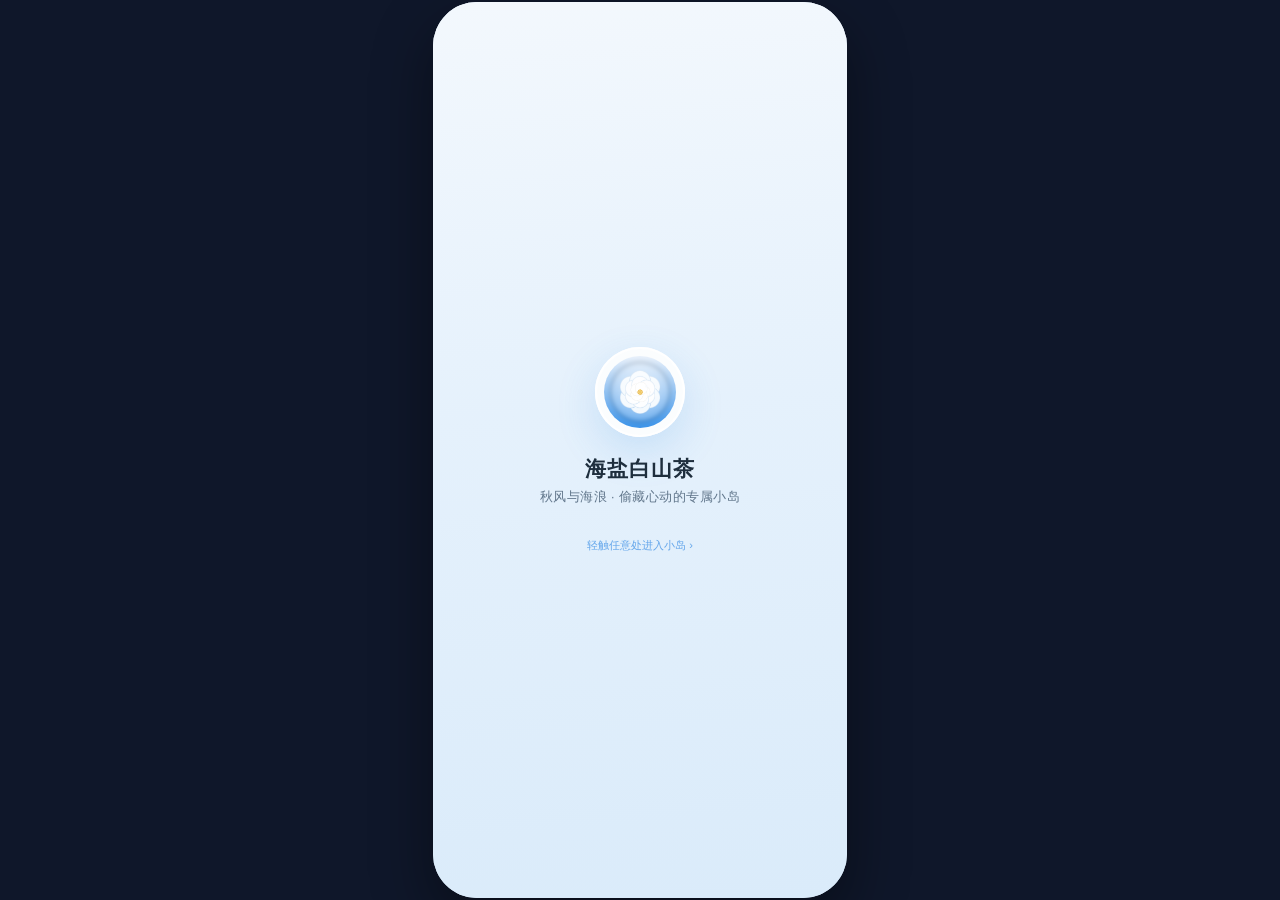
<file: index.html>
<!DOCTYPE html>
<html lang="zh-CN" data-theme="sea-salt">
<head>
  <meta charset="UTF-8">
  <meta name="viewport" content="width=device-width, initial-scale=1.0, maximum-scale=1.0, user-scalable=no, viewport-fit=cover">
  <title>海盐白山茶 · 浮岛与微风</title>
  <meta name="apple-mobile-web-app-capable" content="yes">
  <meta name="apple-mobile-web-app-status-bar-style" content="black-translucent">
  <style>
    /* ================= 主题色彩变量体系 ================= */
    :root {
      /* 1. 默认：海盐与月白 */
      --sea-bg: #eef6fc;
      --sea-gradient: linear-gradient(175deg, #f3f8fd 0%, #e5f1fc 45%, #daebfa 100%);
      --tide-radial: radial-gradient(ellipse at 50% 30%, rgba(190, 225, 255, 0.75) 0%, rgba(255, 255, 255, 0) 70%);
      --glass-bg: rgba(255, 255, 255, 0.75);
      --glass-border: rgba(255, 255, 255, 0.85);
      --glass-shadow: 0 10px 32px rgba(92, 133, 173, 0.08), 0 2px 8px rgba(92, 133, 173, 0.04);
      --glass-card: rgba(255, 255, 255, 0.65);
      --text-main: #1e2e3d;
      --text-sub: #62778c;
      --text-muted: #94a8bc;
      --accent-color: #3a8ee6;
      --accent-deep: #19436b;
      --accent-light: #e3effd;
      --note-bg: rgba(255, 253, 248, 0.75);
      --note-border: rgba(255, 248, 235, 0.9);
      --note-text: #5c4e3e;
      --note-sub: #9c8b78;
      --dock-bg: rgba(255, 255, 255, 0.75);
      --dock-border: rgba(255, 255, 255, 0.9);
      --safe-top: env(safe-area-inset-top, 20px);
      --safe-bottom: env(safe-area-inset-bottom, 20px);
      --icon-radius: 18px;
    }

    [data-theme="camellia"] {
      --sea-bg: #f5f6f8;
      --sea-gradient: linear-gradient(175deg, #ffffff 0%, #f3f4f7 50%, #e8eaef 100%);
      --tide-radial: radial-gradient(ellipse at 50% 30%, rgba(240, 242, 248, 0.9) 0%, rgba(255, 255, 255, 0) 70%);
      --glass-bg: rgba(255, 255, 255, 0.85);
      --glass-border: rgba(255, 255, 255, 0.95);
      --glass-shadow: 0 10px 32px rgba(100, 110, 125, 0.06);
      --glass-card: rgba(255, 255, 255, 0.78);
      --text-main: #24292f;
      --text-sub: #57606a;
      --text-muted: #8c959f;
      --accent-color: #54657e;
      --accent-deep: #222b38;
      --accent-light: #ebf0f7;
      --note-bg: rgba(255, 255, 255, 0.85);
      --note-border: rgba(230, 235, 242, 0.9);
      --note-text: #2f363d;
      --note-sub: #6a737d;
      --dock-bg: rgba(255, 255, 255, 0.85);
      --dock-border: rgba(255, 255, 255, 0.95);
    }

    [data-theme="latte"] {
      --sea-bg: #fbf7f2;
      --sea-gradient: linear-gradient(175deg, #fffaf5 0%, #f6eee3 50%, #ede1d1 100%);
      --tide-radial: radial-gradient(ellipse at 50% 30%, rgba(255, 235, 215, 0.65) 0%, rgba(255, 255, 255, 0) 70%);
      --glass-bg: rgba(255, 252, 248, 0.8);
      --glass-border: rgba(255, 255, 255, 0.9);
      --glass-shadow: 0 10px 32px rgba(145, 115, 80, 0.08);
      --glass-card: rgba(255, 251, 245, 0.75);
      --text-main: #3d2f23;
      --text-sub: #7a6652;
      --text-muted: #b09c87;
      --accent-color: #b87a44;
      --accent-deep: #6e4623;
      --accent-light: #faefe3;
      --note-bg: rgba(255, 248, 238, 0.85);
      --note-border: rgba(245, 230, 212, 0.95);
      --note-text: #4a3622;
      --note-sub: #8c7155;
      --dock-bg: rgba(255, 250, 244, 0.82);
      --dock-border: rgba(255, 255, 255, 0.95);
    }

    [data-theme="sunset"] {
      --sea-bg: #fdf3f4;
      --sea-gradient: linear-gradient(175deg, #fff5f6 0%, #fae6e9 45%, #f4d4da 100%);
      --tide-radial: radial-gradient(ellipse at 50% 30%, rgba(255, 210, 220, 0.7) 0%, rgba(255, 255, 255, 0) 70%);
      --glass-bg: rgba(255, 255, 255, 0.78);
      --glass-border: rgba(255, 255, 255, 0.9);
      --glass-shadow: 0 10px 32px rgba(185, 95, 115, 0.08);
      --glass-card: rgba(255, 255, 255, 0.7);
      --text-main: #3e2029;
      --text-sub: #8a5766;
      --text-muted: #bd8e9c;
      --accent-color: #e05d7a;
      --accent-deep: #7d263b;
      --accent-light: #fdeaf0;
      --note-bg: rgba(255, 250, 252, 0.85);
      --note-border: rgba(255, 232, 238, 0.95);
      --note-text: #4e2934;
      --note-sub: #9e6d7c;
      --dock-bg: rgba(255, 255, 255, 0.78);
      --dock-border: rgba(255, 255, 255, 0.95);
    }

    [data-theme="midnight"] {
      --sea-bg: #0c1424;
      --sea-gradient: linear-gradient(175deg, #101c33 0%, #0c1425 50%, #070c17 100%);
      --tide-radial: radial-gradient(ellipse at 50% 30%, rgba(40, 70, 120, 0.5) 0%, rgba(0, 0, 0, 0) 75%);
      --glass-bg: rgba(22, 34, 56, 0.7);
      --glass-border: rgba(60, 90, 140, 0.3);
      --glass-shadow: 0 12px 36px rgba(0, 0, 0, 0.35);
      --glass-card: rgba(24, 38, 64, 0.6);
      --text-main: #f0f4fc;
      --text-sub: #9cb1d1;
      --text-muted: #627798;
      --accent-color: #5ba2f4;
      --accent-deep: #bedbfe;
      --accent-light: rgba(56, 125, 220, 0.2);
      --note-bg: rgba(20, 32, 54, 0.8);
      --note-border: rgba(65, 95, 145, 0.35);
      --note-text: #e2ecfa;
      --note-sub: #8da4c4;
      --dock-bg: rgba(18, 28, 48, 0.8);
      --dock-border: rgba(65, 95, 145, 0.35);
    }

    * {
      box-sizing: border-box;
      margin: 0;
      padding: 0;
      -webkit-tap-highlight-color: transparent;
      user-select: none;
      transition: background 0.4s ease, color 0.4s ease, border-color 0.4s ease, box-shadow 0.4s ease;
    }

    html, body {
      margin: 0;
      padding: 0;
      width: 100%;
      height: 100%;
      height: 100dvh;
      background: var(--sea-bg);
      font-family: -apple-system, BlinkMacSystemFont, "SF Pro Rounded", "PingFang SC", "Hiragino Sans GB", "Microsoft YaHei", sans-serif;
      color: var(--text-main);
      overflow: hidden;
      -webkit-touch-callout: none !important;
      -webkit-user-select: none !important;
      user-select: none !important;
    }
    input, textarea {
      -webkit-user-select: text !important;
      user-select: text !important;
      -webkit-touch-callout: default !important;
    }
    @media (min-width: 650px) {
      body {
        background: #0f172a;
        display: flex;
        justify-content: center;
        align-items: center;
      }
    }

    .phone-container {
      width: 100%;
      max-width: 100%;
      height: 100%;
      height: 100dvh;
      max-height: 100dvh;
      background: var(--sea-gradient);
      position: relative;
      overflow: hidden;
      display: flex;
      flex-direction: column;
      box-shadow: none;
    }
    @media (min-width: 650px) {
      .phone-container {
        max-width: 414px;
        max-height: 896px;
        border-radius: 44px;
        box-shadow: 0 24px 60px rgba(0, 0, 0, 0.4);
      }
    }

    @media (max-width: 450px) {
      .phone-container {
        height: 100vh;
        max-height: 100vh;
        box-shadow: none;
      }
    }

    .tide-ambient {
      position: absolute;
      top: -20%;
      left: -20%;
      width: 140%;
      height: 70%;
      background: var(--tide-radial);
      animation: tideFloat 8s ease-in-out infinite alternate;
      pointer-events: none;
      z-index: 0;
    }

    @keyframes tideFloat {
      0% { transform: translateY(0) scale(1); opacity: 0.8; }
      100% { transform: translateY(20px) scale(1.05); opacity: 0.55; }
    }

    /* 顶栏 */
    .status-bar {
      padding: calc(var(--safe-top) + 8px) 20px 8px;
      display: flex;
      justify-content: space-between;
      align-items: center;
      font-size: 13px;
      font-weight: 600;
      color: var(--text-sub);
      position: relative;
      z-index: 10;
    }

    .top-actions {
      display: flex;
      align-items: center;
      gap: 8px;
    }

    .theme-chip {
      display: flex;
      align-items: center;
      gap: 5px;
      font-size: 12px;
      background: var(--glass-card);
      padding: 4px 10px;
      border-radius: 14px;
      backdrop-filter: blur(12px);
      -webkit-backdrop-filter: blur(12px);
      border: 1px solid var(--glass-border);
      color: var(--text-main);
      cursor: pointer;
    }
    .theme-chip:active { transform: scale(0.95); }

    /* 滑动分屏视口 (纯水平顺滑翻页，严格单屏贴合，彻底锁死纵向滚动) */
    .slider-viewport {
      flex: 1;
      width: 100%;
      overflow-x: auto;
      overflow-y: hidden !important;
      touch-action: pan-x;
      overscroll-behavior-y: none;
      scroll-snap-type: x mandatory;
      display: flex;
      scrollbar-width: none;
      position: relative;
      z-index: 1;
    }
    .slider-viewport::-webkit-scrollbar { display: none; }

    .page-pane {
      min-width: 100%;
      max-width: 100%;
      height: 100%;
      scroll-snap-align: start;
      overflow-y: hidden !important;
      touch-action: pan-x;
      overscroll-behavior-y: none;
      padding: 2px 18px calc(var(--safe-bottom) + 72px);
      scrollbar-width: none;
      box-sizing: border-box;
      display: flex;
      flex-direction: column;
    }
    .page-pane::-webkit-scrollbar { display: none; }

    /* 时间与问候 */
    .header-section {
      margin-top: 0px;
      margin-bottom: 8px;
    }
    .time-large {
      font-size: 36px;
      font-weight: 300;
      letter-spacing: -1px;
      color: var(--text-main);
      line-height: 1.05;
      margin-bottom: 1px;
    }
    .header-section .greeting-text {
      font-size: 11.5px;
    }
    .greeting-text {
      font-size: 13px;
      color: var(--text-sub);
      display: flex;
      align-items: center;
      gap: 6px;
    }
    .greeting-text .dot {
      width: 6px;
      height: 6px;
      background: var(--accent-color);
      border-radius: 50%;
      box-shadow: 0 0 8px var(--accent-color);
    }

    /* 灵感卡片网格 */
    .widget-grid {
      display: grid;
      grid-template-columns: 1fr 1fr;
      gap: 13px;
      margin-bottom: 20px;
    }

    .widget-card {
      background: var(--glass-card);
      border: 1px solid var(--glass-border);
      border-radius: 22px;
      padding: 16px;
      backdrop-filter: blur(24px) saturate(160%);
      -webkit-backdrop-filter: blur(24px) saturate(160%);
      box-shadow: var(--glass-shadow);
      position: relative;
      cursor: pointer;
    }
    .widget-card:active { transform: scale(0.97); }

    .days-card {
      display: flex;
      flex-direction: column;
      justify-content: space-between;
    }
    .card-label {
      font-size: 12px;
      color: var(--text-muted);
      font-weight: 500;
      display: flex;
      align-items: center;
      justify-content: space-between;
    }
    .days-number {
      font-size: 38px;
      font-weight: 700;
      color: var(--accent-deep);
      line-height: 1.1;
      margin: 8px 0 2px;
      letter-spacing: -0.5px;
    }
    .days-footer {
      font-size: 11px;
      color: var(--accent-color);
      font-weight: 500;
    }

    .note-card {
      display: flex;
      flex-direction: column;
      justify-content: space-between;
      background: var(--note-bg);
      border: 1px solid var(--note-border);
    }
    .note-text {
      font-size: 12px;
      line-height: 1.5;
      color: var(--note-text);
      margin: 8px 0;
      display: -webkit-box;
      -webkit-line-clamp: 3;
      -webkit-box-orient: vertical;
      overflow: hidden;
    }
    .note-author {
      font-size: 11px;
      color: var(--note-sub);
      text-align: right;
    }

    .banner-card {
      grid-column: span 2;
      display: flex;
      align-items: center;
      justify-content: space-between;
      padding: 15px 18px;
    }
    .banner-info {
      display: flex;
      flex-direction: column;
      gap: 3px;
    }
    .banner-title {
      font-size: 13.5px;
      font-weight: 600;
      color: var(--text-main);
    }
    .banner-subtitle {
      font-size: 11.5px;
      color: var(--text-sub);
    }
    .cat-avatar {
      width: 46px;
      height: 46px;
      background: var(--accent-light);
      border-radius: 50%;
      display: flex;
      align-items: center;
      justify-content: center;
      font-size: 22px;
      border: 2px solid var(--glass-border);
      box-shadow: 0 4px 12px rgba(0,0,0,0.06);
      animation: catBreathe 4s ease-in-out infinite;
    }
    @keyframes catBreathe {
      0%, 100% { transform: scale(1); }
      50% { transform: scale(1.06); }
    }

    /* ================= 新增：浪漫拍立得照片大组件 ================= */
    .polaroid-widget {
      grid-column: span 2;
      background: #ffffff;
      border-radius: 20px;
      padding: 12px 12px 16px;
      box-shadow: 0 14px 34px rgba(60, 90, 130, 0.12), 0 2px 6px rgba(0,0,0,0.04);
      position: relative;
      cursor: pointer;
      display: flex;
      flex-direction: column;
      align-items: center;
      transform: rotate(-0.8deg);
      border: 1px solid rgba(255, 255, 255, 0.9);
      margin-bottom: 20px;
    }
    .polaroid-widget:active { transform: rotate(0deg) scale(0.98); }
    
    .polaroid-pin {
      position: absolute;
      top: -10px;
      background: #fbf3d5;
      padding: 3px 14px;
      border-radius: 4px;
      font-size: 10px;
      color: #9c8052;
      box-shadow: 0 2px 6px rgba(0,0,0,0.08);
      letter-spacing: 1px;
    }

    .polaroid-photo-frame {
      width: 100%;
      height: 190px;
      border-radius: 12px;
      overflow: hidden;
      background: #f1f5f9;
      position: relative;
      display: flex;
      align-items: center;
      justify-content: center;
    }
    .polaroid-photo-img {
      width: 100%;
      height: 100%;
      object-fit: cover;
      display: none;
    }
    .polaroid-placeholder {
      display: flex;
      flex-direction: column;
      align-items: center;
      gap: 8px;
      color: #94a3b8;
      font-size: 12px;
      padding: 20px;
      text-align: center;
    }

    .polaroid-caption {
      margin-top: 10px;
      font-size: 13px;
      color: #475569;
      font-weight: 500;
      letter-spacing: 0.2px;
      display: flex;
      align-items: center;
      gap: 6px;
    }

    /* 应用网格 */
    .app-section-title {
      font-size: 12px;
      font-weight: 600;
      color: var(--text-muted);
      margin-bottom: 9px;
      padding-left: 4px;
      letter-spacing: 0.5px;
      display: flex;
      justify-content: space-between;
      align-items: center;
    }
    /* 第一页下半部分：左右分栏 (左侧票根 + 右侧 2×2 应用网格) */
    .p1-bottom-split-row {
      display: grid;
      grid-template-columns: 1.05fr 0.95fr;
      gap: 10px;
      align-items: stretch;
      margin-top: 8px;
      margin-bottom: 0;
      flex-shrink: 0;
    }

    /* 左侧：竖版法式复古电影票根 (完整保留票根设计，内部按比例均匀舒展) */
    .ticket-stub-vertical-widget {
      position: relative;
      background: var(--glass-card);
      border: 1px solid var(--glass-border);
      border-radius: 18px;
      backdrop-filter: blur(25px);
      -webkit-backdrop-filter: blur(25px);
      box-shadow: 0 8px 24px rgba(58, 142, 230, 0.08);
      overflow: hidden;
      cursor: pointer;
      transition: all 0.25s ease;
      display: flex;
      flex-direction: column;
      justify-content: space-between;
      padding: 10px 11px 9px;
      box-sizing: border-box;
    }
    .ticket-stub-vertical-widget:active {
      transform: scale(0.98);
    }
    /* 票根上部：周历条紧凑版 */
    .ticket-v-week-row {
      display: flex;
      align-items: center;
      justify-content: space-between;
      padding-bottom: 6px;
      border-bottom: 1px dashed rgba(58, 142, 230, 0.22);
      margin-bottom: 6px;
      flex-shrink: 0;
    }
    .ticket-v-week-row .week-day-pill {
      display: flex;
      flex-direction: column;
      align-items: center;
      gap: 1px;
    }
    .ticket-v-week-row .week-day-name {
      font-size: 8px;
      font-weight: 600;
      color: var(--text-sub);
      text-transform: uppercase;
    }
    .ticket-v-week-row .week-day-num {
      width: 17px;
      height: 17px;
      display: flex;
      align-items: center;
      justify-content: center;
      border-radius: 50%;
      font-size: 9.5px;
      font-weight: 600;
      color: var(--text-main);
    }
    .ticket-v-week-row .week-day-pill.is-today .week-day-num {
      background: var(--accent-color);
      color: #ffffff;
      box-shadow: 0 2px 6px rgba(58, 142, 230, 0.45);
      font-weight: 700;
    }

    /* 票根内容主区：纵向拉满，使各层级自然舒展，彻底消除底部空档 */
    .ticket-v-body-fill {
      flex: 1;
      display: flex;
      flex-direction: column;
      justify-content: space-between;
      min-height: 0;
    }

    /* 票根中部：天数核心刻度 + 专属标签 */
    .ticket-v-days-section {
      display: flex;
      align-items: baseline;
      justify-content: space-between;
      margin-bottom: 2px;
      flex-shrink: 0;
    }
    .ticket-v-days-num {
      font-size: 26px;
      font-weight: 800;
      color: var(--accent-deep);
      line-height: 1;
      letter-spacing: -0.5px;
    }
    .ticket-v-days-unit {
      font-size: 11px;
      font-weight: 700;
      margin-left: 2px;
      color: var(--accent-color);
    }
    .ticket-v-tag-badge {
      font-size: 9px;
      font-weight: 700;
      color: var(--accent-deep);
      background: var(--accent-light);
      padding: 1px 6px;
      border-radius: 5px;
      letter-spacing: 0.3px;
    }

    /* 票根副券虚线与左右圆切口 */
    .ticket-v-cut-divider {
      position: relative;
      margin: 6px -11px 6px;
      border-top: 1px dashed rgba(58, 142, 230, 0.28);
      flex-shrink: 0;
    }
    .ticket-v-cut-divider::before,
    .ticket-v-cut-divider::after {
      content: '';
      position: absolute;
      top: -5px;
      width: 10px;
      height: 10px;
      border-radius: 50%;
      background: var(--sea-bg);
      z-index: 2;
    }
    .ticket-v-cut-divider::before { left: -5px; border-right: 1px solid var(--glass-border); }
    .ticket-v-cut-divider::after { right: -5px; border-left: 1px solid var(--glass-border); }

    /* 票根下部：头等舱、心动台词与条形码 (均匀舒展) */
    .ticket-v-main-info {
      flex: 1;
      display: flex;
      flex-direction: column;
      justify-content: space-between;
      min-height: 0;
    }
    .ticket-v-title-row {
      display: flex;
      align-items: center;
      justify-content: space-between;
      font-size: 9.5px;
      font-weight: 700;
      color: var(--text-main);
      flex-shrink: 0;
    }
    .ticket-v-quote {
      font-size: 9.5px;
      color: var(--text-sub);
      line-height: 1.4;
      font-style: italic;
      display: -webkit-box;
      -webkit-line-clamp: 2;
      -webkit-box-orient: vertical;
      overflow: hidden;
      margin: 2px 0 3px;
      flex-shrink: 0;
    }
    .ticket-v-barcode-svg {
      width: 100%;
      height: 19px;
      opacity: 0.72;
      margin: 2px 0;
      flex-shrink: 0;
    }
    .ticket-v-footer-meta {
      display: flex;
      align-items: center;
      justify-content: space-between;
      font-size: 8.5px;
      color: var(--accent-color);
      font-weight: 600;
      margin-top: 1px;
      flex-shrink: 0;
    }

    /* 右侧：2×2 原生方形应用图标网格 (全右边，无长条卡片) */
    .p1-apps-quad-wrap {
      display: flex;
      flex-direction: column;
      justify-content: center;
    }
    .apps-grid {
      display: grid;
      grid-template-columns: repeat(4, 1fr);
      gap: 14px 10px;
      margin-bottom: 0;
    }
    /* 第一页右侧 2×2 网格 */
    #page-1-apps-grid {
      display: grid;
      grid-template-columns: repeat(2, 1fr) !important;
      gap: 10px 8px !important;
      margin-bottom: 0 !important;
      padding: 0 !important;
    }
    #page-1-apps-grid .app-item {
      display: flex;
      flex-direction: column;
      align-items: center;
      gap: 5px;
      cursor: pointer;
      position: relative;
      background: transparent !important;
      border: none !important;
      box-shadow: none !important;
      padding: 0 !important;
      backdrop-filter: none !important;
      -webkit-backdrop-filter: none !important;
    }
    #page-1-apps-grid .app-icon-wrap {
      width: 54px;
      height: 54px;
      border-radius: var(--icon-radius);
      display: flex;
      align-items: center;
      justify-content: center;
      background: var(--glass-card);
      border: 1px solid var(--glass-border);
      box-shadow: var(--glass-shadow);
      backdrop-filter: blur(16px);
      -webkit-backdrop-filter: blur(16px);
      position: relative;
      transition: transform 0.15s ease;
    }
    #page-1-apps-grid .app-item:active .app-icon-wrap {
      transform: scale(0.92);
    }
    #page-1-apps-grid .app-icon-wrap svg {
      width: 25px !important;
      height: 25px !important;
      stroke: var(--accent-deep);
    }
    #page-1-apps-grid .app-icon-custom-img {
      width: 100% !important;
      height: 100% !important;
      object-fit: cover;
      border-radius: var(--icon-radius);
    }
    #page-1-apps-grid .app-name {
      font-size: 11px;
      font-weight: 500;
      color: var(--text-main);
      text-align: center;
      letter-spacing: 0.2px;
      max-width: 68px;
      white-space: nowrap;
      overflow: hidden;
      text-overflow: ellipsis;
    }

    .app-item {
      display: flex;
      flex-direction: column;
      align-items: center;
      gap: 7px;
      cursor: pointer;
      position: relative;
    }
    .app-item:active .app-icon-wrap { transform: scale(0.92); }

    .empty-slot-wrap {
      width: 60px;
      height: 60px;
      border-radius: var(--icon-radius);
      display: flex;
      align-items: center;
      justify-content: center;
      background: transparent;
      border: 1px dashed transparent;
      transition: all 0.3s ease;
    }
    body.is-editing .empty-slot-wrap {
      border-color: rgba(58, 142, 230, 0.25);
      background: rgba(255, 255, 255, 0.2);
    }
    body.is-editing .empty-slot-wrap::after {
      content: '＋';
      font-size: 13px;
      color: var(--accent-color);
      opacity: 0.45;
    }

    /* ================= 真实 iOS 手指跟手拖拽与悬浮镜像样式 (你部署第一版 1:1 纯正复刻) ================= */
    .app-item {
      user-select: none;
      -webkit-user-select: none;
      touch-action: pan-y;
      position: relative;
    }

    /* 原位置占位留守状态 (Ghost) */
    .app-item.is-ghost-origin {
      opacity: 0.22 !important;
      transform: scale(0.88) !important;
      filter: grayscale(70%);
      transition: all 0.2s cubic-bezier(0.16, 1, 0.3, 1);
    }

    /* 手指拖拽中的全屏幕悬浮克隆体 (跟随手指，质感满满) */
    .touch-drag-avatar {
      position: fixed;
      z-index: 999999;
      pointer-events: none;
      display: flex;
      flex-direction: column;
      align-items: center;
      gap: 7px;
      transform: translate3d(-50%, -50%, 0) scale(1.18);
      filter: drop-shadow(0 16px 32px rgba(30, 80, 160, 0.26));
      transition: transform 0.1s ease-out;
      will-change: transform, left, top;
    }
    .touch-drag-avatar .app-icon-wrap {
      box-shadow: 0 12px 28px rgba(30, 80, 160, 0.28);
    }
    .touch-drag-avatar .app-name,
    .touch-drag-avatar .empty-slot-name {
      font-size: 11px;
      color: var(--text-main);
      font-weight: 600;
      background: var(--glass-card);
      padding: 1px 8px;
      border-radius: 8px;
      backdrop-filter: blur(12px);
      -webkit-backdrop-filter: blur(12px);
    }



    .app-icon-wrap {
      width: 60px;
      height: 60px;
      border-radius: var(--icon-radius);
      display: flex;
      align-items: center;
      justify-content: center;
      background: var(--glass-card);
      border: 1px solid var(--glass-border);
      box-shadow: var(--glass-shadow);
      backdrop-filter: blur(16px);
      -webkit-backdrop-filter: blur(16px);
      position: relative;
      overflow: hidden;
    }
    .app-icon-custom-img {
      width: 100%;
      height: 100%;
      object-fit: cover;
    }
    
    .app-icon-svg {
      width: 28px;
      height: 28px;
      fill: none;
      stroke: var(--accent-color);
      stroke-width: 1.85;
      stroke-linecap: round;
      stroke-linejoin: round;
    }

    .app-name {
      font-size: 11px;
      color: var(--text-main);
      font-weight: 500;
      text-align: center;
      letter-spacing: -0.2px;
    }
    .badge-dot {
      position: absolute;
      top: 2px;
      right: 2px;
      width: 9px;
      height: 9px;
      background: #ff5e7e;
      border: 2px solid #fff;
      border-radius: 50%;
    }

    /* 第二页小组件 */
    .fun-widget-row {
      display: flex;
      gap: 12px;
      margin-bottom: 18px;
    }
    .fun-pill-card {
      flex: 1;
      background: var(--glass-card);
      border: 1px solid var(--glass-border);
      border-radius: 20px;
      padding: 14px;
      backdrop-filter: blur(20px);
      -webkit-backdrop-filter: blur(20px);
      cursor: pointer;
    }
    .fun-pill-card:active { transform: scale(0.96); }

    .pill-title {
      font-size: 13px;
      font-weight: 600;
      color: var(--text-main);
      display: flex;
      align-items: center;
      gap: 6px;
      margin-bottom: 4px;
    }
    .pill-sub {
      font-size: 11.5px;
      color: var(--text-sub);
      line-height: 1.4;
    }

    /* 分页圆点 */
    .page-dots-wrap {
      position: absolute;
      bottom: calc(max(10px, env(safe-area-inset-bottom, 10px)) + 66px);
      left: 0;
      right: 0;
      display: flex;
      justify-content: center;
      gap: 6px;
      z-index: 90;
    }
    .page-dot {
      width: 6px;
      height: 6px;
      border-radius: 3px;
      background: var(--text-muted);
      opacity: 0.4;
      transition: all 0.3s ease;
      cursor: pointer;
    }
    .page-dot.active {
      width: 18px;
      background: var(--accent-color);
      opacity: 0.9;
    }

    /* 底部 Dock 栏 */
    .dock-wrapper {
      position: absolute;
      bottom: max(10px, env(safe-area-inset-bottom, 10px));
      left: 14px;
      right: 14px;
      z-index: 100;
    }
    .dock-bar {
      background: var(--dock-bg);
      border: 1px solid var(--dock-border);
      backdrop-filter: blur(30px) saturate(180%);
      -webkit-backdrop-filter: blur(30px) saturate(180%);
      border-radius: 28px;
      padding: 10px 16px;
      display: flex;
      justify-content: space-around;
      align-items: center;
      box-shadow: 0 16px 40px rgba(0, 0, 0, 0.08);
    }
    .dock-item {
      display: flex;
      flex-direction: column;
      align-items: center;
      cursor: pointer;
    }
    .dock-item:active { transform: scale(0.88); }
    .dock-icon {
      width: 48px;
      height: 48px;
      border-radius: 14px;
      display: flex;
      align-items: center;
      justify-content: center;
      background: var(--glass-card);
      border: 1px solid var(--glass-border);
    }

    /* 弹窗抽屉 */
    .sheet-modal {
      position: absolute;
      inset: 0;
      background: rgba(10, 20, 35, 0.45);
      backdrop-filter: blur(8px);
      -webkit-backdrop-filter: blur(8px);
      z-index: 9999;
      display: flex;
      flex-direction: column;
      justify-content: flex-end;
      opacity: 0;
      pointer-events: none;
      transition: opacity 0.3s ease;
    }
    .sheet-modal.open {
      opacity: 1;
      pointer-events: auto;
    }
    .sheet-content {
      background: var(--glass-bg);
      border-top: 1px solid var(--glass-border);
      border-radius: 28px 28px 0 0;
      padding: 22px 20px calc(var(--safe-bottom) + 24px);
      max-height: 86vh;
      overflow-y: auto;
      transform: translateY(100%);
      transition: transform 0.35s cubic-bezier(0.16, 1, 0.3, 1);
      box-shadow: 0 -12px 40px rgba(0, 0, 0, 0.15);
      backdrop-filter: blur(28px);
      -webkit-backdrop-filter: blur(28px);
    }
    .sheet-modal.open .sheet-content { transform: translateY(0); }
    .sheet-handle {
      width: 40px;
      height: 4px;
      background: var(--text-muted);
      opacity: 0.4;
      border-radius: 2px;
      margin: 0 auto 16px;
    }
    .sheet-title {
      font-size: 18px;
      font-weight: 700;
      color: var(--text-main);
      margin-bottom: 4px;
      display: flex;
      align-items: center;
      justify-content: space-between;
    }
    .sheet-subtitle {
      font-size: 12px;
      color: var(--text-sub);
      margin-bottom: 18px;
    }
    .close-btn {
      background: var(--accent-light);
      border: none;
      padding: 6px 14px;
      border-radius: 16px;
      font-size: 12px;
      font-weight: 600;
      color: var(--accent-color);
      cursor: pointer;
    }

    /* 设置表单 */
    .settings-section-title {
      font-size: 13px;
      font-weight: 700;
      color: var(--accent-deep);
      margin: 16px 0 8px;
      display: flex;
      align-items: center;
      gap: 6px;
    }
    .settings-card {
      background: var(--glass-card);
      border: 1px solid var(--glass-border);
      border-radius: 16px;
      padding: 14px;
      display: flex;
      flex-direction: column;
      gap: 12px;
    }
    .form-row {
      display: flex;
      flex-direction: column;
      gap: 5px;
    }
    .form-label {
      font-size: 11.5px;
      font-weight: 600;
      color: var(--text-sub);
    }
    .form-input {
      background: rgba(255, 255, 255, 0.75);
      border: 1px solid var(--glass-border);
      border-radius: 10px;
      padding: 9px 12px;
      font-size: 13px;
      color: var(--text-main);
      outline: none;
      font-family: inherit;
    }
    .form-input:focus {
      border-color: var(--accent-color);
      background: #ffffff;
    }
    .settings-save-btn {
      background: var(--accent-color);
      color: #ffffff;
      border: none;
      padding: 12px;
      border-radius: 14px;
      font-size: 14px;
      font-weight: 600;
      margin-top: 14px;
      cursor: pointer;
      box-shadow: 0 4px 14px rgba(58, 142, 230, 0.3);
    }
    .settings-save-btn:active { transform: scale(0.98); }

    /* 图标风格选项 */
    .icon-style-grid {
      display: grid;
      grid-template-columns: repeat(3, 1fr);
      gap: 8px;
    }
    .icon-style-btn {
      background: rgba(255, 255, 255, 0.7);
      border: 1px solid var(--glass-border);
      border-radius: 12px;
      padding: 8px 4px;
      font-size: 12px;
      font-weight: 500;
      color: var(--text-main);
      text-align: center;
      cursor: pointer;
    }
    .icon-style-btn.active {
      border-color: var(--accent-color);
      background: var(--accent-light);
      color: var(--accent-color);
      font-weight: 600;
    }

    /* 主题网格 */
    .theme-picker-grid {
      display: grid;
      grid-template-columns: 1fr;
      gap: 10px;
    }
    .theme-option {
      background: var(--glass-card);
      border: 1px solid var(--glass-border);
      border-radius: 16px;
      padding: 12px 14px;
      display: flex;
      align-items: center;
      justify-content: space-between;
      cursor: pointer;
    }
    .theme-option.active {
      border: 2px solid var(--accent-color);
      background: var(--accent-light);
    }
    .theme-left { display: flex; align-items: center; gap: 12px; }
    .theme-dots { display: flex; gap: 4px; }
    .theme-dot {
      width: 14px;
      height: 14px;
      border-radius: 50%;
      border: 1px solid rgba(255,255,255,0.8);
    }
    .theme-name { font-size: 14px; font-weight: 600; color: var(--text-main); }
    .theme-desc { font-size: 11.5px; color: var(--text-sub); margin-top: 2px; }

    .memo-list { display: flex; flex-direction: column; gap: 11px; }
    .memo-item {
      background: var(--glass-card);
      border: 1px solid var(--glass-border);
      border-radius: 16px;
      padding: 13px 15px;
    }
    .memo-item-title {
      font-size: 13px;
      font-weight: 600;
      color: var(--accent-deep);
      margin-bottom: 4px;
      display: flex;
      justify-content: space-between;
    }
    .memo-item-body { font-size: 12.5px; color: var(--text-main); line-height: 1.5; }
  
    /* ================= 专属法式复古邮票孔大组件 (相纸版 · 正方形 + 双头像) ================= */
    .stamp-independent-card {
      position: relative;
      margin-bottom: 12px;
    }

    /* 上半：拍立得相纸（大画幅照片卡 + 真实撕齿纸边） */
    .stamp-polaroid-card {
      position: relative;
      background: linear-gradient(165deg, #fdfefe 0%, #f5f8fb 55%, #eef4fb 100%);
      border-radius: 16px 16px 0 0;
      padding: 10px 10px 14px;
      cursor: pointer;
      box-shadow: 0 10px 26px rgba(58, 142, 230, 0.08), 0 2px 6px rgba(0,0,0,0.03);
      border: 1px solid rgba(255, 255, 255, 0.95);
      border-bottom: none;
      /* 底部撕齿 */
      clip-path: polygon(
        0% 0%, 100% 0%,
        100% calc(100% - 4px),
        97.5% 100%, 95% calc(100% - 4px),
        92.5% 100%, 90% calc(100% - 4px),
        87.5% 100%, 85% calc(100% - 4px),
        82.5% 100%, 80% calc(100% - 4px),
        77.5% 100%, 75% calc(100% - 4px),
        72.5% 100%, 70% calc(100% - 4px),
        67.5% 100%, 65% calc(100% - 4px),
        62.5% 100%, 60% calc(100% - 4px),
        57.5% 100%, 55% calc(100% - 4px),
        52.5% 100%, 50% calc(100% - 4px),
        47.5% 100%, 45% calc(100% - 4px),
        42.5% 100%, 40% calc(100% - 4px),
        37.5% 100%, 35% calc(100% - 4px),
        32.5% 100%, 30% calc(100% - 4px),
        27.5% 100%, 25% calc(100% - 4px),
        22.5% 100%, 20% calc(100% - 4px),
        17.5% 100%, 15% calc(100% - 4px),
        12.5% 100%, 10% calc(100% - 4px),
        7.5% 100%, 5% calc(100% - 4px),
        2.5% 100%, 0% calc(100% - 4px),
        0% 100%
      );
      display: flex;
      flex-direction: column;
      align-items: center;
    }
    .stamp-polaroid-card:active { filter: brightness(0.99); }

    /* 大画幅相片位：横向撑满相纸，四边羽化成雾 —— 上缘融进纸面、下缘融进白卡，不留硬直边 */
    .stamp-polaroid-photo {
      width: 100%;
      height: 150px;
      border-radius: 12px;
      overflow: hidden;
      position: relative;
      background: none;
      box-shadow: none;
      flex-shrink: 0;
      -webkit-mask-image:
        linear-gradient(to bottom, transparent 0%, rgba(0,0,0,0.35) 11%, #000 26%, #000 64%, rgba(0,0,0,0.5) 82%, transparent 100%),
        linear-gradient(to right, transparent 0%, rgba(0,0,0,0.4) 7%, #000 16%, #000 84%, rgba(0,0,0,0.4) 93%, transparent 100%);
      -webkit-mask-composite: source-in;
      mask-image:
        linear-gradient(to bottom, transparent 0%, rgba(0,0,0,0.35) 11%, #000 26%, #000 64%, rgba(0,0,0,0.5) 82%, transparent 100%),
        linear-gradient(to right, transparent 0%, rgba(0,0,0,0.4) 7%, #000 16%, #000 84%, rgba(0,0,0,0.4) 93%, transparent 100%);
      mask-composite: intersect;
      -webkit-mask-repeat: no-repeat;
      mask-repeat: no-repeat;
      -webkit-mask-size: 100% 100%;
      mask-size: 100% 100%;
    }
    /* 一层极淡的雾底：空图时托住画面，有图时只留一点点光晕 */
    .stamp-polaroid-photo::before {
      content: '';
      position: absolute;
      inset: -8% -4%;
      pointer-events: none;
      transition: opacity 0.55s ease;
      background:
        radial-gradient(56% 60% at 50% 44%, rgba(126, 176, 228, 0.22) 0%, rgba(126, 176, 228, 0.10) 48%, rgba(126, 176, 228, 0.03) 74%, transparent 90%),
        radial-gradient(42% 44% at 24% 28%, rgba(255, 255, 255, 0.6) 0%, transparent 72%),
        radial-gradient(38% 46% at 78% 68%, rgba(200, 226, 250, 0.45) 0%, transparent 74%);
    }
    .stamp-polaroid-card.has-photo .stamp-polaroid-photo::before {
      opacity: 0.28;
      background: radial-gradient(62% 72% at 50% 60%, rgba(255, 255, 255, 0.34) 0%, transparent 78%);
    }
    .stamp-polaroid-photo img {
      width: 100%;
      height: 100%;
      object-fit: cover;
      display: block;
      transition: transform 0.5s cubic-bezier(0.16, 1, 0.3, 1);
    }
    .stamp-polaroid-card:active .stamp-polaroid-photo img { transform: scale(1.03); }
    /* 待换图占位 (轻、柔、不抢戏) */
    .stamp-photo-empty-hint {
      position: absolute;
      inset: 0;
      display: flex;
      flex-direction: column;
      align-items: center;
      justify-content: center;
      gap: 6px;
      pointer-events: none;
      color: rgba(58, 142, 230, 0.42);
    }
    .stamp-photo-empty-hint svg {
      width: 19px; height: 19px;
      stroke: rgba(88, 132, 178, 0.34);
      stroke-width: 1.4;
      fill: none;
    }
    .stamp-photo-empty-hint span {
      font-size: 9px;
      font-weight: 500;
      letter-spacing: 1.6px;
      color: rgba(96, 130, 165, 0.6);
    }
    .stamp-polaroid-card.has-photo .stamp-photo-empty-hint { display: none; }

    /* 相纸底部两行小字 + 点线 */
    .stamp-polaroid-meta {
      width: 100%;
      margin-top: 8px;
      display: flex;
      flex-direction: column;
      gap: 3px;
    }
    .stamp-polaroid-row {
      display: flex;
      align-items: baseline;
      justify-content: space-between;
      font-size: 9.5px;
      color: var(--text-sub);
      letter-spacing: 0.3px;
    }
    .stamp-polaroid-row span:first-child { font-weight: 600; color: var(--text-main); }
    .stamp-polaroid-row span:last-child { font-weight: 500; }
    .stamp-polaroid-divider {
      width: 100%;
      border-top: 1px dotted rgba(58, 142, 230, 0.3);
      margin: 4px 0 2px;
    }
    /* 底部一行小星装饰 */
    .stamp-polaroid-sparkle {
      display: flex;
      justify-content: center;
      gap: 8px;
      font-size: 8.5px;
      color: rgba(58, 142, 230, 0.42);
      letter-spacing: 1.5px;
      margin-top: 1px;
    }

    /* 下半：信息白卡（与照片卡有意重叠，让头像骑在接缝上） */
    .stamp-info-card {
      position: relative;
      background: rgba(255, 255, 255, 0.88);
      backdrop-filter: blur(25px) saturate(180%);
      -webkit-backdrop-filter: blur(25px) saturate(180%);
      border-radius: 20px;
      padding: 0 16px 10px;
      margin-top: -26px;
      box-shadow: 0 10px 32px rgba(58, 142, 230, 0.08), 0 2px 8px rgba(0,0,0,0.03);
      border: 1px solid rgba(255, 255, 255, 0.95);
      display: flex;
      flex-direction: column;
      align-items: center;
      transition: all 0.3s cubic-bezier(0.16, 1, 0.3, 1);
      /* 模拟精致法式明信片打孔虚线 */
      outline: 1.5px dashed rgba(58, 142, 230, 0.28);
      outline-offset: -5px;
    }

    /* 优雅邮票齿轮锯齿阴影装饰点 (挂在信息卡上，正好落在头部缝位) */
    .stamp-info-card::before {
      content: '';
      position: absolute;
      top: 26px;
      left: -6px;
      width: 12px;
      height: 12px;
      border-radius: 50%;
      background: var(--sea-bg);
      box-shadow: inset -2px 0 4px rgba(0,0,0,0.06);
      z-index: 4;
    }
    .stamp-info-card::after {
      content: '';
      position: absolute;
      top: 26px;
      right: -6px;
      width: 12px;
      height: 12px;
      border-radius: 50%;
      background: var(--sea-bg);
      box-shadow: inset 2px 0 4px rgba(0,0,0,0.06);
      z-index: 4;
    }

    /* 越界头像区：双圆头像亲密叠合 + 左右错落对话气泡 (海盐 / 白山茶) */
    .stamp-duo-zone {
      position: relative;
      z-index: 3;
      width: 100%;
      display: flex;
      justify-content: center;
      align-items: center;
      margin-top: -28px;
      margin-bottom: 2px;
      padding: 4px 0;
    }
    .stamp-duo-row {
      display: inline-flex;
      align-items: center;
      position: relative;
      filter: drop-shadow(0 6px 14px rgba(58, 142, 230, 0.22));
    }
    /* 两个圆头像：只叠一点点，各带一圈干净描边，彼此分得清清楚楚 */
    .stamp-duo-row .stamp-round-avatar-wrap {
      width: 58px;
      height: 58px;
      border-radius: 50%;
      position: relative;
      background: linear-gradient(145deg, #ffffff, #e3effd);
      box-shadow:
        0 0 0 1.8px rgba(255, 255, 255, 0.99),
        0 0 0 3.2px rgba(58, 142, 230, 0.20),
        0 3px 9px rgba(58, 142, 230, 0.16),
        inset 0 0 0 2px rgba(255, 255, 255, 0.98);
      cursor: pointer;
      display: flex;
      align-items: center;
      justify-content: center;
      overflow: hidden;
      flex-shrink: 0;
      transition: transform 0.2s ease;
    }
    .stamp-avatar-left {
      z-index: 1;
    }
    .stamp-avatar-right {
      z-index: 2;
      margin-left: -8px;
    }
    .stamp-round-avatar-wrap:active {
      transform: scale(0.92);
    }
    .stamp-round-img {
      width: 100%;
      height: 100%;
      object-fit: cover;
      display: block;
    }

    /* 对话气泡（一左一右，一上一下），支持点击自由手写，限5字 */
    .stamp-bubble {
      position: absolute;
      background: rgba(255, 255, 255, 0.94);
      backdrop-filter: blur(14px);
      -webkit-backdrop-filter: blur(14px);
      border: 1px solid rgba(58, 142, 230, 0.22);
      border-radius: 14px;
      padding: 4px 9px;
      font-size: 10.5px;
      font-weight: 700;
      color: var(--accent-deep);
      box-shadow: 0 4px 12px rgba(58, 142, 230, 0.12);
      cursor: pointer;
      max-width: 80px;
      white-space: nowrap;
      overflow: hidden;
      text-overflow: ellipsis;
      letter-spacing: 0.4px;
      transition: all 0.2s ease;
      line-height: 1.25;
    }
    .stamp-bubble:active { transform: scale(0.92); }
    /* 左气泡：海盐 (偏左上方，小尾巴指向左头像) */
    .stamp-bubble-left {
      top: -4px;
      left: calc(50% - 94px);
    }
    .stamp-bubble-left::after {
      content: '';
      position: absolute;
      bottom: -4px;
      right: 12px;
      width: 7px;
      height: 7px;
      background: inherit;
      border-right: 1px solid rgba(58, 142, 230, 0.22);
      border-bottom: 1px solid rgba(58, 142, 230, 0.22);
      transform: rotate(45deg);
      border-bottom-right-radius: 2px;
    }
    /* 右气泡：白山茶 (偏右下方，小尾巴指向右头像) */
    .stamp-bubble-right {
      top: 26px;
      left: calc(50% + 48px);
    }
    .stamp-bubble-right::after {
      content: '';
      position: absolute;
      top: -4px;
      left: 12px;
      width: 7px;
      height: 7px;
      background: inherit;
      border-left: 1px solid rgba(58, 142, 230, 0.22);
      border-top: 1px solid rgba(58, 142, 230, 0.22);
      transform: rotate(45deg);
      border-top-left-radius: 2px;
    }

    /* 下方：浪漫手写微语 (居中排版，专注纯粹手写温情) */
    .stamp-content-col {
      display: flex;
      flex-direction: column;
      align-items: center;
      text-align: center;
      justify-content: center;
      cursor: pointer;
      padding: 0 6px;
      width: 100%;
    }
    /* 邮票卡里的署名行：姓名 + ID 签 */
    .stamp-sign-name {
      font-size: 17px;
      font-weight: 800;
      color: var(--text-main);
      letter-spacing: 0.3px;
      margin-top: 5px;
      line-height: 1.15;
    }
    .stamp-sign-meta {
      font-size: 10.5px;
      color: var(--accent-color);
      font-weight: 600;
      letter-spacing: 0.6px;
      margin-top: 1px;
      margin-bottom: 6px;
    }
    /* 未填名字时，仅一个安静的 @ 号 */
    .stamp-sign-name.is-empty {
      color: rgba(100, 116, 139, 0.38);
      font-weight: 600;
    }
    .stamp-postmark-tag {
      display: inline-flex;
      align-items: center;
      gap: 4px;
      font-size: 9.5px;
      font-weight: 700;
      color: var(--accent-deep);
      background: var(--accent-light);
      padding: 2px 7px;
      border-radius: 6px;
      letter-spacing: 0.5px;
      margin-bottom: 3px;
    }
    .stamp-quote-headline {
      font-size: 13.5px;
      font-weight: 700;
      color: var(--text-main);
      margin-bottom: 2px;
      letter-spacing: 0.1px;
    }
    .stamp-quote-message {
      font-size: 11.5px;
      color: var(--text-sub);
      line-height: 1.4;
      display: -webkit-box;
      -webkit-line-clamp: 2;
      -webkit-box-orient: vertical;
      overflow: hidden;
      font-style: italic;
      max-width: 252px;
    }
    .stamp-quote-sign {
      display: flex;
      align-items: center;
      justify-content: center;
      gap: 10px;
      margin-top: 4px;
      font-size: 10px;
      color: var(--accent-color);
      font-weight: 600;
    }

    /* 独立复古单体恋爱小组件 (可随意拖动换位) */
    .standalone-days-widget {
      background: var(--glass-card);
      border: 1px solid var(--glass-border);
      border-radius: 20px;
      padding: 12px 18px;
      display: flex;
      align-items: center;
      justify-content: space-between;
      backdrop-filter: blur(25px);
      -webkit-backdrop-filter: blur(25px);
      box-shadow: 0 4px 18px rgba(0, 0, 0, 0.03);
      cursor: pointer;
      margin-bottom: 12px;
      transition: all 0.25s ease;
    }
    .standalone-days-widget:active {
      transform: scale(0.98);
    }
    .days-pill-badge {
      font-size: 10.5px;
      font-weight: 700;
      color: var(--accent-deep);
      background: var(--accent-light);
      padding: 2px 8px;
      border-radius: 8px;
    }

    /* 编辑模式下大组件悬浮感与调位 */
    .reorderable-block.dragging-block {
      opacity: 0.45;
      transform: scale(0.96);
    }
    .reorderable-block.drag-over-block {
      outline: 2px dashed var(--accent-color);
      border-radius: 22px;
    }


    /* ================= 专属白山茶黑胶大组件 (你定做) ================= */
    .camellia-vinyl-widget {
      position: relative;
      background: var(--glass-card);
      border: 1px solid var(--glass-border);
      border-radius: 22px;
      padding: 16px;
      backdrop-filter: blur(25px) saturate(160%);
      -webkit-backdrop-filter: blur(25px) saturate(160%);
      box-shadow: 0 14px 36px rgba(58, 142, 230, 0.08);
      overflow: hidden;
      margin-bottom: 14px;
      display: flex;
      flex-direction: column;
      gap: 12px;
      transition: all 0.3s ease;
    }

    /* 背景氛围遮罩 (可自定义换背景) */
    .vinyl-bg-cover {
      position: absolute;
      inset: 0;
      background-size: cover;
      background-position: center;
      opacity: 0.18;
      filter: blur(12px);
      transform: scale(1.1);
      pointer-events: none;
      z-index: 0;
    }

    .vinyl-main-row {
      display: flex;
      align-items: center;
      gap: 16px;
      position: relative;
      z-index: 1;
    }

    /* 唱片黑胶盘体 */
    .vinyl-disc-wrap {
      position: relative;
      width: 104px;
      height: 104px;
      flex-shrink: 0;
      cursor: pointer;
    }

    .vinyl-disc-body {
      width: 100%;
      height: 100%;
      border-radius: 50%;
      background: radial-gradient(circle, #242930 0%, #15181c 60%, #0d0f12 100%);
      box-shadow: 0 8px 24px rgba(0, 0, 0, 0.28), inset 0 0 0 2px rgba(255, 255, 255, 0.08);
      position: relative;
      display: flex;
      align-items: center;
      justify-content: center;
      overflow: hidden;
    }

    /* 黑胶唱片同心微光沟槽 (Grooves) */
    .vinyl-grooves {
      position: absolute;
      inset: 6px;
      border-radius: 50%;
      border: 1px dashed rgba(255, 255, 255, 0.12);
      box-shadow: 
        inset 0 0 0 5px rgba(0,0,0,0.4),
        inset 0 0 0 6px rgba(255,255,255,0.06),
        inset 0 0 0 12px rgba(0,0,0,0.5),
        inset 0 0 0 13px rgba(255,255,255,0.05),
        inset 0 0 0 18px rgba(0,0,0,0.6);
      pointer-events: none;
    }

    /* 旋转动画 */
    @keyframes vinylSpin {
      from { transform: rotate(0deg); }
      to { transform: rotate(360deg); }
    }
    .vinyl-disc-body.is-playing {
      animation: vinylSpin 14s linear infinite;
    }

    /* 唱片中心圆形画芯 (默认白山茶，支持上传替换) */
    .vinyl-center-art {
      width: 48px;
      height: 48px;
      border-radius: 50%;
      background: #ffffff;
      border: 2px solid rgba(255, 255, 255, 0.9);
      box-shadow: 0 2px 8px rgba(0, 0, 0, 0.35);
      position: relative;
      overflow: hidden;
      display: flex;
      align-items: center;
      justify-content: center;
      z-index: 2;
    }
    .vinyl-center-img {
      width: 100%;
      height: 100%;
      object-fit: cover;
      display: block;
    }
    .vinyl-spindle-hole {
      position: absolute;
      width: 8px;
      height: 8px;
      border-radius: 50%;
      background: #15181c;
      border: 1.5px solid rgba(255, 255, 255, 0.7);
      box-shadow: inset 0 1px 2px rgba(0,0,0,0.6);
      z-index: 3;
    }

    /* 唱针 (Tonearm) */
    .vinyl-tonearm {
      position: absolute;
      top: -4px;
      right: -2px;
      width: 32px;
      height: 38px;
      pointer-events: none;
      transition: transform 0.4s cubic-bezier(0.16, 1, 0.3, 1);
      transform-origin: top right;
      transform: rotate(-25deg);
      z-index: 5;
    }
    .is-playing ~ .vinyl-tonearm {
      transform: rotate(6deg);
    }

    /* 右侧信息与控制区 */
    .vinyl-info-col {
      flex: 1;
      display: flex;
      flex-direction: column;
      gap: 6px;
      min-width: 0;
    }
    .vinyl-track-header {
      display: flex;
      align-items: center;
      justify-content: space-between;
    }
    .vinyl-badge-tag {
      font-size: 10px;
      font-weight: 700;
      color: var(--accent-deep);
      background: var(--accent-light);
      padding: 2px 7px;
      border-radius: 6px;
      letter-spacing: 0.5px;
    }
    .vinyl-title {
      font-size: 14.5px;
      font-weight: 700;
      color: var(--text-main);
      white-space: nowrap;
      overflow: hidden;
      text-overflow: ellipsis;
      cursor: pointer;
    }
    .vinyl-subtitle {
      font-size: 11.5px;
      color: var(--text-sub);
      line-height: 1.3;
      cursor: pointer;
    }
    .vinyl-controls-row {
      display: flex;
      align-items: center;
      gap: 16px;
      margin-top: 4px;
    }
    .vinyl-play-btn {
      width: 34px;
      height: 34px;
      border-radius: 50%;
      background: var(--accent-color);
      color: #ffffff;
      display: flex;
      align-items: center;
      justify-content: center;
      font-size: 14px;
      box-shadow: 0 4px 12px rgba(58, 142, 230, 0.35);
      cursor: pointer;
      border: none;
      transition: transform 0.15s ease;
    }
    .vinyl-play-btn:active {
      transform: scale(0.9);
    }
    .vinyl-step-btn {
      font-size: 16px;
      color: var(--text-sub);
      cursor: pointer;
      user-select: none;
    }

    /* 底部卡片控制小工具条 (换唱片图 / 换背景) */
    .vinyl-bottom-bar {
      display: flex;
      align-items: center;
      justify-content: space-between;
      border-top: 1px solid var(--glass-border);
      padding-top: 10px;
      margin-top: 2px;
      font-size: 11px;
      color: var(--text-sub);
      position: relative;
      z-index: 1;
    }
    .vinyl-action-chip {
      display: inline-flex;
      align-items: center;
      gap: 4px;
      padding: 3px 8px;
      border-radius: 8px;
      background: rgba(255, 255, 255, 0.4);
      border: 1px solid var(--glass-border);
      cursor: pointer;
      color: var(--text-main);
      transition: all 0.2s ease;
    }
    .vinyl-action-chip:active {
      transform: scale(0.95);
      background: rgba(255, 255, 255, 0.7);
    }


    /* ================= 真正 1:1 原生 iOS 系统设置中心 (你专属) ================= */
    .ios-settings-page {
      position: absolute;
      inset: 0;
      background: var(--sea-bg);
      z-index: 500;
      display: flex;
      flex-direction: column;
      transform: translateX(100%);
      transition: transform 0.32s cubic-bezier(0.16, 1, 0.3, 1);
      overflow: hidden;
      will-change: transform;
    }
    .ios-settings-page.is-open {
      transform: translateX(0);
    }

    .mini-chip-btn {
      font-size: 11px;
      padding: 2px 7px;
      border-radius: 6px;
      background: var(--accent-light, #ebf4ff);
      color: var(--accent-color, #3a8ee6);
      border: 1px solid rgba(58,142,230,0.25);
      cursor: pointer;
      font-weight: 500;
    }
    .mini-chip-select {
      font-size: 11px;
      padding: 2px 4px;
      border-radius: 6px;
      background: transparent;
      color: var(--text-sub, #666);
      border: 1px solid rgba(0,0,0,0.1);
      outline: none;
      cursor: pointer;
    }

    /* 设置顶部导航栏 */
    .ios-nav-bar {
      padding: calc(var(--safe-top) + 6px) 16px 10px;
      display: flex;
      align-items: center;
      justify-content: space-between;
      position: relative;
      background: rgba(255, 255, 255, 0.65);
      backdrop-filter: blur(20px);
      -webkit-backdrop-filter: blur(20px);
      border-bottom: 0.5px solid rgba(0, 0, 0, 0.08);
      z-index: 10;
    }
    .ios-nav-back {
      display: flex;
      align-items: center;
      gap: 4px;
      font-size: 15px;
      color: var(--accent-color);
      cursor: pointer;
      font-weight: 500;
      border: none;
      background: transparent;
      padding: 0;
    }
    .ios-nav-title {
      position: absolute;
      left: 50%;
      transform: translateX(-50%);
      font-size: 16px;
      font-weight: 600;
      color: var(--text-main);
    }
    .ios-nav-done {
      font-size: 15px;
      font-weight: 600;
      color: var(--accent-color);
      cursor: pointer;
      border: none;
      background: transparent;
    }

    /* 设置内容可滚动容器 */
    .ios-settings-scroll {
      flex: 1;
      overflow-y: auto;
      padding: 12px 16px calc(var(--safe-bottom) + 40px);
      display: flex;
      flex-direction: column;
      gap: 18px;
      scrollbar-width: none;
    }
    .ios-settings-scroll::-webkit-scrollbar { display: none; }

    /* 大标题 */
    .ios-large-title {
      font-size: 30px;
      font-weight: 700;
      letter-spacing: -0.5px;
      color: var(--text-main);
      padding: 4px 4px 2px;
    }

    /* 仿 iOS 搜索框 */
    .ios-search-box {
      background: rgba(0, 0, 0, 0.05);
      border-radius: 10px;
      padding: 7px 10px;
      display: flex;
      align-items: center;
      gap: 8px;
      color: var(--text-sub);
      font-size: 14px;
    }
    .ios-search-input {
      border: none;
      background: transparent;
      outline: none;
      font-size: 14px;
      color: var(--text-main);
      width: 100%;
    }

    /* 经典 Apple ID 个人大卡片 */
    .ios-profile-card {
      background: rgba(255, 255, 255, 0.85);
      border-radius: 14px;
      padding: 14px 16px;
      display: flex;
      align-items: center;
      gap: 14px;
      box-shadow: 0 1px 4px rgba(0, 0, 0, 0.04);
      cursor: pointer;
      transition: background 0.15s ease;
    }
    .ios-profile-card:active {
      background: rgba(255, 255, 255, 0.98);
    }
    .ios-avatar-wrap {
      width: 56px;
      height: 56px;
      border-radius: 50%;
      overflow: hidden;
      background: var(--accent-light);
      display: flex;
      align-items: center;
      justify-content: center;
      flex-shrink: 0;
      border: 1.5px solid #ffffff;
      box-shadow: 0 2px 8px rgba(0, 0, 0, 0.08);
    }
    .ios-avatar-img {
      width: 100%;
      height: 100%;
      object-fit: cover;
    }
    .ios-profile-info {
      flex: 1;
      min-width: 0;
    }
    .ios-profile-name {
      font-size: 17px;
      font-weight: 600;
      color: var(--text-main);
      margin-bottom: 2px;
    }
    .ios-profile-desc {
      font-size: 12px;
      color: var(--text-sub);
      white-space: nowrap;
      overflow: hidden;
      text-overflow: ellipsis;
    }
    .ios-chevron {
      color: #c7c7cc;
      font-size: 16px;
      font-weight: 600;
      margin-left: 4px;
    }

    /* 分组 Inset 圆角白卡片 */
    .ios-group-card {
      background: rgba(255, 255, 255, 0.85);
      border-radius: 14px;
      overflow: hidden;
      box-shadow: 0 1px 4px rgba(0, 0, 0, 0.04);
      display: flex;
      flex-direction: column;
    }
    .ios-group-header {
      font-size: 12px;
      color: var(--text-sub);
      text-transform: uppercase;
      padding: 0 6px 6px;
      margin-top: 4px;
      font-weight: 500;
      letter-spacing: 0.3px;
    }

    /* 每一个独立的行 Item */
    .ios-row-item {
      display: flex;
      align-items: center;
      padding: 12px 16px;
      position: relative;
      cursor: pointer;
      transition: background 0.15s ease;
    }
    .ios-row-item:active {
      background: rgba(0, 0, 0, 0.04);
    }
    .ios-row-item:not(:last-child)::after {
      content: '';
      position: absolute;
      bottom: 0;
      left: 54px;
      right: 0;
      height: 0.5px;
      background: rgba(60, 60, 67, 0.12);
    }

    /* 行左侧 iOS 标志性彩色方块图标 */
    .ios-row-icon {
      width: 30px;
      height: 30px;
      border-radius: 7px;
      display: flex;
      align-items: center;
      justify-content: center;
      margin-right: 14px;
      flex-shrink: 0;
      color: #ffffff;
    }
    .ios-row-icon svg {
      width: 17px;
      height: 17px;
      stroke: #ffffff;
      fill: none;
      stroke-width: 2;
      stroke-linecap: round;
      stroke-linejoin: round;
    }

    /* 行文本 */
    .ios-row-title {
      font-size: 15px;
      color: var(--text-main);
      font-weight: 500;
      flex: 1;
    }
    .ios-row-detail {
      font-size: 13.5px;
      color: var(--text-sub);
      margin-right: 6px;
    }

    /* 二级页面覆盖容器 */
    .ios-subpage {
      position: absolute;
      inset: 0;
      background: var(--sea-bg);
      z-index: 520;
      display: none;
      flex-direction: column;
      overflow: hidden;
      pointer-events: none;
    }
    .ios-subpage.is-open {
      display: flex !important;
      visibility: visible !important;
      pointer-events: auto !important;
      transform: none !important;
    }


    /* ================= 心上人的虚拟手机系统 (CY Phone OS · 月白暗格) ================= */
    .cy-virtual-phone-modal {
      position: absolute;
      inset: 0;
      background: #0f172a;
      z-index: 600;
      display: flex;
      flex-direction: column;
      transform: translateY(100%);
      transition: transform 0.35s cubic-bezier(0.16, 1, 0.3, 1), visibility 0.35s;
      overflow: hidden;
      visibility: hidden;
      pointer-events: none;
    }
    .cy-virtual-phone-modal.is-open {
      transform: translateY(0) !important;
      visibility: visible !important;
      pointer-events: auto !important;
    }

    /* 虚拟手机顶栏与状态 */
    .cy-phone-header {
      padding: calc(var(--safe-top) + 6px) 16px 8px;
      display: flex;
      align-items: center;
      justify-content: space-between;
      color: #ffffff;
      font-size: 13px;
      font-weight: 600;
      z-index: 20;
      background: linear-gradient(180deg, rgba(0,0,0,0.4) 0%, rgba(0,0,0,0) 100%);
    }

    /* 虚拟手机壁纸视口 */
    .cy-phone-screen {
      flex: 1;
      position: relative;
      display: flex;
      flex-direction: column;
      background: linear-gradient(160deg, #1e293b 0%, #0f172a 50%, #1e1b4b 100%);
      background-size: cover;
      background-position: center;
      overflow: hidden;
    }

    /* 虚拟锁屏界面 */
    .cy-lockscreen {
      position: absolute;
      inset: 0;
      display: flex;
      flex-direction: column;
      align-items: center;
      justify-content: space-between;
      padding: 50px 24px 36px;
      background: rgba(15, 23, 42, 0.55);
      backdrop-filter: blur(8px);
      -webkit-backdrop-filter: blur(8px);
      z-index: 30;
      transition: all 0.4s cubic-bezier(0.16, 1, 0.3, 1);
    }
    .cy-lockscreen.unlocked {
      opacity: 0;
      pointer-events: none;
      transform: translateY(-100%);
    }

    .cy-lock-time {
      font-size: 68px;
      font-weight: 200;
      color: #ffffff;
      letter-spacing: -1px;
      line-height: 1;
    }
    .cy-lock-date {
      font-size: 15px;
      color: rgba(255, 255, 255, 0.85);
      margin-top: 8px;
    }

    /* 锁屏横幅通知 (来自旅人的消息) */
    .cy-lock-notification {
      background: rgba(255, 255, 255, 0.2);
      backdrop-filter: blur(25px);
      -webkit-backdrop-filter: blur(25px);
      border: 1px solid rgba(255, 255, 255, 0.3);
      border-radius: 18px;
      padding: 14px 16px;
      width: 100%;
      box-sizing: border-box;
      box-shadow: 0 10px 30px rgba(0, 0, 0, 0.25);
      margin-top: 24px;
      animation: floatBreath 3s ease-in-out infinite alternate;
    }

    /* 虚拟手机桌面应用抽屉与页面 */
    .cy-desktop-view {
      flex: 1;
      padding: 24px 20px 20px;
      display: flex;
      flex-direction: column;
      justify-content: space-between;
      overflow-y: auto;
    }

    /* 虚拟桌面应用网格 */
    .cy-apps-grid {
      display: grid;
      grid-template-columns: repeat(4, 1fr);
      gap: 20px 14px;
      margin-top: 10px;
    }
    .cy-app-item {
      display: flex;
      flex-direction: column;
      align-items: center;
      gap: 6px;
      cursor: pointer;
    }
    .cy-app-icon {
      width: 56px;
      height: 56px;
      border-radius: 14px;
      display: flex;
      align-items: center;
      justify-content: center;
      color: #ffffff;
      box-shadow: 0 8px 20px rgba(0, 0, 0, 0.3);
      transition: transform 0.15s ease;
    }
    .cy-app-icon:active {
      transform: scale(0.92);
    }
    .cy-app-name {
      font-size: 11.5px;
      color: rgba(255, 255, 255, 0.9);
      font-weight: 500;
      text-shadow: 0 1px 3px rgba(0, 0, 0, 0.6);
    }

    /* 虚拟手机内容二级页面 */
    .cy-app-subpage {
      position: absolute;
      inset: 0;
      background: var(--sea-bg);
      z-index: 50;
      display: flex;
      flex-direction: column;
      transform: translateX(100%);
      transition: transform 0.28s cubic-bezier(0.16, 1, 0.3, 1);
      overflow: hidden;
    }
    .cy-app-subpage.is-open {
      transform: translateX(0);
    }

    /* 世界书条目专属卡片样式 */
    .lore-entry-card {
      background: var(--glass-card);
      border: 1px solid var(--glass-border);
      border-radius: 16px;
      padding: 16px;
      margin-bottom: 12px;
      box-shadow: 0 4px 14px rgba(0, 0, 0, 0.03);
    }
    .lore-tag-chip {
      font-size: 10px;
      font-weight: 700;
      color: var(--accent-deep);
      background: var(--accent-light);
      padding: 2px 7px;
      border-radius: 6px;
      display: inline-block;
      margin-bottom: 6px;
    }
    .lore-title {
      font-size: 14.5px;
      font-weight: 700;
      color: var(--text-main);
      margin-bottom: 6px;
    }
    .lore-body {
      font-size: 12.5px;
      color: var(--text-sub);
      line-height: 1.6;
    }


    /* ================= 心上人手绘：全系统纯净矢量 SVG 图标体系 (零 Emoji) ================= */
    .ui-icon {
      width: 13px;
      height: 13px;
      stroke: currentColor;
      fill: none;
      stroke-width: 2;
      stroke-linecap: round;
      stroke-linejoin: round;
      vertical-align: -2px;
      display: inline-block;
      flex-shrink: 0;
    }
    .ui-icon.fill-current {
      fill: currentColor;
      stroke: none;
    }
    .ui-icon-md {
      width: 15px;
      height: 15px;
      vertical-align: -3px;
    }
    .ui-icon-lg {
      width: 18px;
      height: 18px;
      vertical-align: -4px;
    }
    .cat-avatar svg {
      width: 22px;
      height: 22px;
      stroke: var(--accent-deep);
      fill: none;
      stroke-width: 1.8;
      stroke-linecap: round;
      stroke-linejoin: round;
    }


    /* ================= 小小短短的精致双列小组件样式 (你定做) ================= */
    .mini-widgets-duo-row {
      display: grid;
      grid-template-columns: 1fr 1fr;
      gap: 10px;
      margin-bottom: 10px;
    }
    .mini-widget-card {
      background: var(--glass-card);
      border: 1px solid var(--glass-border);
      border-radius: 18px;
      padding: 12px 10px;
      backdrop-filter: blur(20px);
      -webkit-backdrop-filter: blur(20px);
      box-shadow: 0 4px 14px rgba(0, 0, 0, 0.03);
      cursor: pointer;
      display: flex;
      flex-direction: column;
      justify-content: space-between;
      transition: transform 0.2s ease;
      min-height: 72px;
      box-sizing: border-box;
    }
    .mini-widget-card:active {
      transform: scale(0.97);
    }
    .mini-widget-title {
      font-size: 12px;
      font-weight: 700;
      color: var(--text-main);
      display: flex;
      align-items: center;
      gap: 5px;
      margin-bottom: 3px;
    }
    .mini-widget-sub {
      font-size: 10px;
      color: var(--text-sub);
      line-height: 1.35;
      display: -webkit-box;
      -webkit-line-clamp: 2;
      -webkit-box-orient: vertical;
      overflow: hidden;
    }


    /* ================= 饱满大按键样式 (彻底告别单薄小蓝字) ================= */
    .settings-btn,
    .ios-big-btn {
      width: 100% !important;
      display: flex !important;
      align-items: center !important;
      justify-content: center !important;
      gap: 8px !important;
      padding: 14px 20px !important;
      border-radius: 14px !important;
      background: linear-gradient(135deg, #3a8ee6 0%, #2068b5 100%) !important;
      color: #ffffff !important;
      font-size: 15px !important;
      font-weight: 600 !important;
      letter-spacing: 0.3px !important;
      border: none !important;
      box-shadow: 0 6px 18px rgba(58, 142, 230, 0.32) !important;
      cursor: pointer !important;
      transition: all 0.2s cubic-bezier(0.16, 1, 0.3, 1) !important;
      box-sizing: border-box !important;
      margin-top: 18px !important;
      text-decoration: none !important;
      -webkit-appearance: none !important;
    }
    .settings-btn:active,
    .ios-big-btn:active {
      transform: scale(0.97) !important;
      box-shadow: 0 2px 8px rgba(58, 142, 230, 0.22) !important;
      filter: brightness(0.95);
    }

    /* 次级/功能性大按键 (浅色毛玻璃大按键) */
    .ios-big-btn-secondary {
      background: rgba(255, 255, 255, 0.85) !important;
      color: var(--accent-deep) !important;
      border: 1px solid var(--glass-border) !important;
      box-shadow: 0 4px 14px rgba(0, 0, 0, 0.04) !important;
    }

    /* 危险/重置大按键 (警示红大按键) */
    .ios-big-btn-danger {
      background: linear-gradient(135deg, #ff5c5c 0%, #e03131 100%) !important;
      color: #ffffff !important;
      box-shadow: 0 6px 18px rgba(255, 92, 92, 0.35) !important;
    }


    @keyframes splashPulse {
      0%, 100% { transform: scale(1); box-shadow: 0 14px 40px rgba(58,142,230,0.18); }
      50% { transform: scale(1.05); box-shadow: 0 18px 48px rgba(58,142,230,0.28); }
    }


    .icon-edit-badge {
      position: absolute;
      top: -4px;
      right: -4px;
      width: 20px;
      height: 20px;
      border-radius: 50%;
      background: var(--accent-color);
      color: #ffffff;
      font-size: 11px;
      display: flex;
      align-items: center;
      justify-content: center;
      box-shadow: 0 2px 6px rgba(0,0,0,0.25);
      border: 1.5px solid #ffffff;
      z-index: 5;
    }





    /* ================= 1. 法式海盐复古电影票根组件 (参考图 1 & 4) ================= */
    .ticket-stub-widget {
      position: relative;
      background: var(--glass-card);
      border: 1px solid var(--glass-border);
      border-radius: 20px;
      backdrop-filter: blur(25px);
      -webkit-backdrop-filter: blur(25px);
      box-shadow: 0 8px 24px rgba(58, 142, 230, 0.08);
      margin-bottom: 12px;
      overflow: hidden;
      cursor: pointer;
      transition: all 0.25s ease;
      display: flex;
      flex-direction: column;
      flex-shrink: 0;
    }
    .ticket-stub-widget:active {
      transform: scale(0.985);
    }

    /* 顶部 7 天周历横向胶囊条 (参考图 4 Thoughts in Winter) */
    .ticket-week-row {
      display: flex;
      align-items: center;
      justify-content: space-between;
      padding: 6px 16px 5px;
      background: rgba(255, 255, 255, 0.22);
      border-bottom: 1px dashed rgba(58, 142, 230, 0.18);
    }
    .week-day-pill {
      display: flex;
      flex-direction: column;
      align-items: center;
      gap: 2px;
    }
    .week-day-name {
      font-size: 9.5px;
      font-weight: 600;
      color: var(--text-sub);
      text-transform: uppercase;
      letter-spacing: 0.5px;
    }
    .week-day-num {
      width: 20px;
      height: 20px;
      display: flex;
      align-items: center;
      justify-content: center;
      border-radius: 50%;
      font-size: 11px;
      font-weight: 600;
      color: var(--text-main);
      transition: all 0.2s ease;
    }
    .week-day-pill.is-today .week-day-num {
      background: var(--accent-color);
      color: #ffffff;
      box-shadow: 0 2px 8px rgba(58, 142, 230, 0.45);
      font-weight: 700;
    }
    .week-day-pill.is-today .week-day-name {
      color: var(--accent-deep);
      font-weight: 700;
    }

    /* 票面主体：左右法式切口与虚线裁切 (参考图 1 TICKET) */
    .ticket-body-row {
      display: flex;
      align-items: stretch;
      position: relative;
      padding: 9px 14px;
    }
    /* 票根左侧切口缺角 */
    .ticket-body-row::before, .ticket-body-row::after {
      content: '';
      position: absolute;
      width: 14px;
      height: 14px;
      background: var(--sea-bg);
      border-radius: 50%;
      z-index: 2;
    }
    .ticket-body-row::before {
      left: 104px;
      top: -7px;
      border-bottom: 1px solid var(--glass-border);
    }
    .ticket-body-row::after {
      left: 104px;
      bottom: -7px;
      border-top: 1px solid var(--glass-border);
    }

    /* 票根副券 (Stub) */
    .ticket-stub-left {
      width: 100px;
      padding-right: 12px;
      border-right: 1px dashed rgba(58, 142, 230, 0.32);
      display: flex;
      flex-direction: column;
      justify-content: space-between;
      flex-shrink: 0;
    }
    .ticket-tag-row {
      display: flex;
      align-items: center;
      justify-content: space-between;
      font-size: 9.5px;
      color: var(--text-sub);
      font-weight: 600;
    }
    .ticket-barcode-svg {
      width: 100%;
      height: 18px;
      opacity: 0.65;
      margin-top: 2px;
    }

    /* 票根主券 (Main) */
    .ticket-main-right {
      flex: 1;
      padding-left: 14px;
      display: flex;
      flex-direction: column;
      justify-content: space-between;
    }
    .ticket-header-line {
      display: flex;
      align-items: center;
      justify-content: space-between;
    }
    .ticket-title-main {
      font-size: 13.5px;
      font-weight: 700;
      color: var(--text-main);
      display: flex;
      align-items: center;
      gap: 5px;
    }
    .ticket-quote-sub {
      font-size: 11px;
      color: var(--text-sub);
      line-height: 1.4;
      margin: 4px 0 6px;
      font-style: italic;
    }
    .ticket-footer-meta {
      display: flex;
      align-items: center;
      justify-content: space-between;
      font-size: 10px;
      color: var(--accent-deep);
      font-weight: 600;
      background: var(--accent-light);
      padding: 3px 8px;
      border-radius: 8px;
    }

    /* ================= 2. 3Pics 三联法式胶卷故事相框 (参考图 2) ================= */
    .tripics-film-container {
      background: var(--glass-card);
      border: 1px solid var(--glass-border);
      border-radius: 22px;
      padding: 12px 14px 10px;
      backdrop-filter: blur(25px);
      -webkit-backdrop-filter: blur(25px);
      box-shadow: 0 10px 30px rgba(58, 142, 230, 0.08);
      margin-bottom: 10px;
      position: relative;
    }
    .tripics-top-bar {
      display: flex;
      align-items: center;
      justify-content: space-between;
      margin-bottom: 8px;
    }
    .tripics-mode-pill {
      font-size: 10px;
      font-weight: 700;
      color: var(--accent-deep);
      background: var(--accent-light);
      padding: 2px 8px;
      border-radius: 10px;
      cursor: pointer;
      display: flex;
      align-items: center;
      gap: 4px;
    }
    .tripics-frames-row {
      display: flex;
      gap: 9px;
      margin-bottom: 8px;
    }
    .tripics-single-frame {
      flex: 1;
      height: 142px;
      background: rgba(255, 255, 255, 0.7);
      border-radius: 12px;
      overflow: hidden;
      position: relative;
      border: 1px solid rgba(255, 255, 255, 0.9);
      box-shadow: 0 4px 12px rgba(0, 0, 0, 0.05);
      cursor: pointer;
      display: flex;
      flex-direction: column;
      align-items: center;
      justify-content: center;
      transition: all 0.25s ease;
    }
    .tripics-single-frame:active {
      transform: scale(0.96);
    }
    .tripics-frame-img {
      width: 100%;
      height: 100%;
      object-fit: cover;
      display: block;
    }
    .tripics-frame-badge {
      position: absolute;
      top: 5px;
      left: 6px;
      font-size: 9px;
      font-weight: 700;
      color: #ffffff;
      background: rgba(20, 32, 48, 0.45);
      padding: 1px 5px;
      border-radius: 5px;
      backdrop-filter: blur(4px);
    }
    .tripics-frame-placeholder {
      display: flex;
      flex-direction: column;
      align-items: center;
      gap: 4px;
      color: var(--accent-color);
      font-size: 10px;
      padding: 8px;
      text-align: center;
    }
    .tripics-caption-footer {
      text-align: center;
      font-size: 11px;
      color: var(--text-sub);
      cursor: pointer;
      padding: 4px 0 2px;
      display: flex;
      align-items: center;
      justify-content: center;
      gap: 4px;
    }

    /* ================= 3. 黑胶流淌歌词与台词卡片 (参考图 5 Tears in the Rain) ================= */
    .vinyl-lyric-quote-strip {
      background: rgba(255, 255, 255, 0.45);
      border: 1px solid rgba(255, 255, 255, 0.65);
      border-radius: 12px;
      padding: 8px 12px;
      margin-top: 8px;
      backdrop-filter: blur(10px);
      cursor: pointer;
      position: relative;
      overflow: hidden;
      transition: all 0.25s ease;
    }
    .vinyl-lyric-quote-strip:active {
      background: rgba(255, 255, 255, 0.65);
    }
    .vinyl-lyric-badge {
      font-size: 9px;
      font-weight: 700;
      color: var(--accent-deep);
      letter-spacing: 0.5px;
      text-transform: uppercase;
      display: flex;
      align-items: center;
      gap: 4px;
      margin-bottom: 2px;
    }
    .vinyl-lyric-text {
      font-size: 11px;
      color: var(--text-main);
      line-height: 1.45;
      font-style: italic;
    }

    /* ================= 4. 第四页心上人陪伴雷达 / 信号心跳终端卡 (参考图 5 & 6 Observer/Drift.log) ================= */
    .companion-radar-grid {
      display: grid;
      grid-template-columns: 1fr 1fr;
      gap: 10px;
      margin-bottom: 12px;
    }
    .radar-card {
      background: var(--glass-card);
      border: 1px solid var(--glass-border);
      border-radius: 16px;
      padding: 10px 12px;
      backdrop-filter: blur(20px);
      -webkit-backdrop-filter: blur(20px);
      box-shadow: 0 4px 16px rgba(58, 142, 230, 0.06);
      display: flex;
      flex-direction: column;
      justify-content: space-between;
      position: relative;
      overflow: hidden;
    }
    .radar-tag-row {
      display: flex;
      align-items: center;
      justify-content: space-between;
      margin-bottom: 6px;
    }
    .radar-tag-title {
      font-size: 9.5px;
      font-weight: 700;
      color: var(--accent-deep);
      letter-spacing: 0.5px;
      font-family: monospace, sans-serif;
    }
    .radar-pulse-dot {
      width: 6px;
      height: 6px;
      border-radius: 50%;
      background: #10b981;
      box-shadow: 0 0 8px #10b981;
      animation: splashPulse 2s infinite;
    }
    .radar-main-title {
      font-size: 13px;
      font-weight: 700;
      color: var(--text-main);
      margin-bottom: 4px;
    }
    .radar-log-item {
      font-size: 10.5px;
      color: var(--text-sub);
      line-height: 1.45;
      font-family: -apple-system, BlinkMacSystemFont, monospace;
    }
    .radar-log-item span {
      color: var(--accent-color);
      font-weight: 600;
    }




    /* ===== 第四页新增：星星罐 & 今夜月相 ===== */
    .night-duo { display: grid; grid-template-columns: 1fr 1fr; gap: 10px; margin-bottom: 12px; }
    /* 夜空底：星星罐与月相共用一层极淡的深蓝夜空，形成「夜与月」对位 */
    .night-duo .night-card {
      background:
        radial-gradient(120% 90% at 78% 8%, rgba(120, 160, 230, 0.16) 0%, rgba(255,255,255,0) 62%),
        var(--glass-card);
      border-color: rgba(140, 175, 235, 0.30);
    }
    .night-duo .night-card::after {
      content: '';
      position: absolute;
      inset: 0;
      border-radius: inherit;
      background-image:
        radial-gradient(1.4px 1.4px at 18% 22%, rgba(255,255,255,0.85), transparent),
        radial-gradient(1.1px 1.1px at 62% 14%, rgba(255,255,255,0.6), transparent),
        radial-gradient(1.6px 1.6px at 84% 38%, rgba(255,255,255,0.7), transparent),
        radial-gradient(1.1px 1.1px at 40% 68%, rgba(255,255,255,0.45), transparent);
      opacity: 0.75;
      pointer-events: none;
    }
    [data-theme="midnight"] .night-duo .night-card::after { opacity: 1; }
    .night-card {
      background: var(--glass-card);
      border: 1px solid var(--glass-border);
      border-radius: 18px;
      padding: 10px 12px 11px;
      backdrop-filter: blur(20px);
      -webkit-backdrop-filter: blur(20px);
      box-shadow: 0 4px 16px rgba(58, 142, 230, 0.06);
      display: flex;
      flex-direction: column;
      gap: 5px;
      cursor: pointer;
      position: relative;
      overflow: hidden;
      transition: transform 0.2s ease;
      min-width: 0;
    }
    .night-card:active { transform: scale(0.97); }
    .night-tag-row { display: flex; align-items: center; justify-content: space-between; }
    .night-tag { font-size: 9.5px; font-weight: 700; color: var(--accent-deep); letter-spacing: 0.5px; font-family: monospace, sans-serif; }
    .night-tag-aux { font-size: 9px; font-weight: 700; color: var(--accent-color); font-family: monospace, sans-serif; }
    .night-name { font-size: 13.5px; font-weight: 700; color: var(--text-main); line-height: 1.25; }
    .night-body { display: flex; align-items: center; gap: 8px; }
    .night-art { width: 62px; height: 72px; flex-shrink: 0; display: flex; align-items: center; justify-content: center; }
    .night-art svg { width: 100%; height: 100%; display: block; overflow: visible; }
    /* 罐子玻璃反光用 CSS 叠加，让插画更「透」 */
    .night-art { position: relative; }
    .night-txt { flex: 1; min-width: 0; display: flex; flex-direction: column; gap: 3px; }
    .night-sub { font-size: 10.5px; color: var(--text-sub); line-height: 1.45; word-break: break-all; }
    .night-sub.accent { color: var(--accent-color); font-weight: 600; }
    .night-sub.clamp { display: -webkit-box; -webkit-line-clamp: 3; -webkit-box-orient: vertical; overflow: hidden; }

    @keyframes sjTwinkle { 0%, 100% { opacity: 1; } 50% { opacity: 0.3; } }
    .sj-tw { animation: sjTwinkle 3.2s ease-in-out infinite; }
    @keyframes sjDrop { 0% { transform: translateY(-16px); opacity: 0; } 100% { transform: translateY(0); opacity: 1; } }
    .sj-drop { animation: sjDrop 0.7s cubic-bezier(0.16, 1, 0.3, 1) both; }
    /* 新落的星：从罐口沿弧线坠落、旋转、减速 */
    @keyframes sjFall {
      0%   { transform: translate(-14px, -30px) rotate(-52deg) scale(0.6); opacity: 0; }
      35%  { opacity: 1; }
      100% { transform: translate(0, 0) rotate(0deg) scale(1); opacity: 1; }
    }
    .sj-fall { animation: sjFall 1.05s cubic-bezier(0.22, 0.9, 0.28, 1) both; }

    .sj-textarea {
      width: 100%; box-sizing: border-box;
      border: 1px solid var(--glass-border); background: var(--glass-card);
      border-radius: 14px; padding: 11px 13px;
      font-size: 16px; line-height: 1.5; color: var(--text-main);
      font-family: inherit; resize: none; outline: none;
    }
    .sj-textarea:focus { border-color: var(--accent-color); }
    .sj-btn { border: none; border-radius: 16px; padding: 10px 18px; font-size: 13px; font-weight: 600; cursor: pointer; font-family: inherit; }
    .sj-btn:active { transform: scale(0.96); }
    .sj-btn-primary { background: var(--accent-color); color: #fff; }
    .sj-btn-soft { background: var(--accent-light); color: var(--accent-color); }
    .sj-star-item {
      display: flex; gap: 10px; align-items: flex-start;
      padding: 11px 12px; background: var(--glass-card);
      border: 1px solid var(--glass-border); border-radius: 14px; margin-bottom: 8px;
    }
    .sj-star-text { font-size: 13px; color: var(--text-main); line-height: 1.55; word-break: break-all; }
    .sj-star-time { font-size: 10.5px; color: var(--text-muted); margin-top: 3px; font-family: monospace, sans-serif; }
    .sj-del { background: none; border: none; color: var(--text-muted); font-size: 18px; line-height: 1; padding: 0 2px; cursor: pointer; flex-shrink: 0; }
    .mp-strip { display: grid; grid-template-columns: repeat(7, 1fr); gap: 4px; }
    .mp-day { text-align: center; padding: 8px 0 6px; border-radius: 12px; background: var(--glass-card); border: 1px solid var(--glass-border); }
    .mp-day.today { background: var(--accent-light); border-color: var(--accent-color); }
    .mp-day .d { font-size: 10px; color: var(--text-muted); margin-bottom: 4px; }
    .mp-day .p { font-size: 9.5px; color: var(--text-sub); margin-top: 3px; font-variant-numeric: tabular-nums; }
    .mp-day svg { width: 28px; height: 28px; display: block; margin: 0 auto; }

    .br-wrap { display: flex; flex-direction: column; align-items: center; padding: 6px 0 4px; }
    .br-stage { width: 190px; height: 190px; display: flex; align-items: center; justify-content: center; }
    .br-circle {
      width: 150px; height: 150px; border-radius: 50%;
      background: radial-gradient(circle at 38% 32%, #ffffff 0%, var(--accent-light) 38%, var(--accent-color) 100%);
      box-shadow: 0 12px 40px rgba(58, 142, 230, 0.28), inset 0 0 0 2px rgba(255,255,255,0.8);
      transform: scale(0.5);
      display: flex; align-items: center; justify-content: center;
      color: var(--accent-deep); font-weight: 700; font-size: 15px;
    }



    /* ===== 第四页深度升级：雷达与白噪增强样式 ===== */
    /* 主卡（QUIET.ROOM）：占满一整行，带实时频谱 */
    .radar-hero {
      background:
        radial-gradient(130% 100% at 50% 0%, rgba(58, 142, 230, 0.10) 0%, rgba(255,255,255,0) 60%),
        var(--glass-card);
      border: 1px solid var(--glass-border);
      border-radius: 20px;
      padding: 12px 14px 11px;
      backdrop-filter: blur(20px);
      -webkit-backdrop-filter: blur(20px);
      box-shadow: 0 6px 22px rgba(58, 142, 230, 0.09);
      display: flex;
      flex-direction: column;
      cursor: pointer;
      position: relative;
      overflow: hidden;
      min-height: 106px;
      transition: transform 0.2s ease;
    }
    .radar-hero:active { transform: scale(0.985); }
    .radar-hero-top { display: flex; align-items: flex-start; justify-content: space-between; gap: 10px; }
    .radar-hero-title { font-size: 14px; font-weight: 700; color: var(--text-main); margin-top: 2px; }
    .radar-hero-sub {
      font-size: 11px; color: var(--text-sub); margin-top: 3px;
      white-space: nowrap; overflow: hidden; text-overflow: ellipsis; max-width: 190px;
    }
    .radar-hero-meta { text-align: right; flex-shrink: 0; }
    .radar-hero-meta .hint { font-size: 9px; color: var(--text-muted); font-family: monospace, sans-serif; margin-top: 3px; }
    /* 频谱条 */
    .wn-spectrum {
      display: flex;
      align-items: flex-end;
      justify-content: space-between;
      gap: 2px;
      height: 26px;
      margin: 6px -2px 0;
      pointer-events: none;
    }
    .wn-spectrum i {
      flex: 1;
      min-width: 0;
      height: 2px;
      border-radius: 2px 2px 1px 1px;
      background: var(--accent-color);
      opacity: 0.22;
      transition: height 0.12s linear, opacity 0.3s ease;
    }
    .radar-hero.live .wn-spectrum i { opacity: 0.92; }
    /* 待机态：收敛成一条水平基线，两侧淡出，像一条安静的海平线 */
    .radar-hero:not(.live) .wn-spectrum {
      -webkit-mask-image: linear-gradient(90deg, transparent 0%, #000 14%, #000 86%, transparent 100%);
      mask-image: linear-gradient(90deg, transparent 0%, #000 14%, #000 86%, transparent 100%);
    }
    .radar-hero:not(.live) .wn-spectrum i {
      height: 1.5px !important;
      background: var(--accent-color);
      opacity: 0.28;
      border-radius: 1px;
    }
    /* 待机时把间隙收掉，让基线连成一条完整的海平线 */
    .radar-hero:not(.live) .wn-spectrum { gap: 0; }

    /* 信号灯条：DRIFT.LOG 收窄成竖向 capsule */
    .radar-capsule {
      display: flex;
      align-items: center;
      gap: 11px;
      background: var(--glass-card);
      border: 1px solid var(--glass-border);
      border-radius: 999px;
      padding: 9px 14px 9px 12px;
      backdrop-filter: blur(20px);
      -webkit-backdrop-filter: blur(20px);
      box-shadow: 0 4px 16px rgba(58, 142, 230, 0.06);
      cursor: pointer;
      transition: transform 0.2s ease;
      min-width: 0;
    }
    .radar-capsule:active { transform: scale(0.98); }
    .radar-capsule .cap-led {
      width: 9px; height: 9px; border-radius: 50%; flex-shrink: 0;
      background: #10b981; box-shadow: 0 0 10px #10b981;
      animation: splashPulse 2s infinite;
    }
    .radar-capsule .cap-main { flex: 1; min-width: 0; }
    .radar-capsule .cap-t {
      font-size: 11.5px; font-weight: 700; color: var(--text-main);
      white-space: nowrap; overflow: hidden; text-overflow: ellipsis;
    }
    .radar-capsule .cap-s {
      font-size: 9px; color: var(--text-muted); font-family: monospace, sans-serif;
      letter-spacing: 0.3px; white-space: nowrap; overflow: hidden; text-overflow: ellipsis;
    }
    .radar-capsule .cap-days {
      font-size: 10px; font-weight: 700; color: var(--accent-color);
      flex-shrink: 0; font-family: monospace, sans-serif;
    }
    .radar-capsule .cap-led.pulse-tap { transform: scale(1.6); box-shadow: 0 0 16px #10b981; }

    .radar-card-dyn {
      cursor: pointer;
      min-height: 112px;
      display: flex;
      flex-direction: column;
      justify-content: space-between;
    }
    .radar-tag-row .radar-pulse-dot.pulse-tap {
      transform: scale(1.6);
      box-shadow: 0 0 14px #10b981;
    }
    .radar-card-dyn .radar-main-title {
      white-space: nowrap;
      overflow: hidden;
      text-overflow: ellipsis;
    }
    .radar-log-item.clamp-line {
      white-space: nowrap;
      overflow: hidden;
      text-overflow: ellipsis;
    }

    /* 信号雷达弹窗 */
    .signal-radar-scope {
      width: 170px;
      height: 170px;
      border-radius: 50%;
      border: 1px solid rgba(58, 142, 230, 0.35);
      position: relative;
      margin: 0 auto 16px;
      display: flex;
      align-items: center;
      justify-content: center;
      background: radial-gradient(circle, rgba(58, 142, 230, 0.08) 0%, rgba(20, 35, 55, 0.02) 70%, transparent 100%);
      box-shadow: inset 0 0 24px rgba(58, 142, 230, 0.1);
      cursor: pointer;
      overflow: hidden;
      user-select: none;
      -webkit-user-select: none;
      touch-action: manipulation;
    }
    .signal-radar-scope::before, .signal-radar-scope::after {
      content: '';
      position: absolute;
      background: rgba(58, 142, 230, 0.22);
    }
    .signal-radar-scope::before { width: 100%; height: 1px; left: 0; top: 50%; }
    .signal-radar-scope::after { height: 100%; width: 1px; top: 0; left: 50%; }
    .signal-radar-ring {
      position: absolute;
      border-radius: 50%;
      border: 1px dashed rgba(58, 142, 230, 0.28);
    }
    .signal-radar-ring.r1 { width: 60px; height: 60px; }
    .signal-radar-ring.r2 { width: 116px; height: 116px; }
    .signal-radar-sweep {
      position: absolute;
      width: 50%;
      height: 50%;
      top: 0;
      right: 0;
      transform-origin: 0% 100%;
      background: linear-gradient(45deg, rgba(58, 142, 230, 0.35) 0%, transparent 70%);
      animation: radarSweep 3.2s linear infinite;
      pointer-events: none;
    }
    @keyframes radarSweep {
      0% { transform: rotate(0deg); }
      100% { transform: rotate(360deg); }
    }
    .signal-ripple {
      position: absolute;
      border-radius: 50%;
      border: 1.5px solid var(--accent-color);
      pointer-events: none;
      animation: signalRippleAnim 1s cubic-bezier(0.16, 1, 0.3, 1) forwards;
    }
    @keyframes signalRippleAnim {
      0% { width: 10px; height: 10px; opacity: 1; transform: translate(-50%, -50%) scale(0.5); }
      100% { width: 180px; height: 180px; opacity: 0; transform: translate(-50%, -50%) scale(1.1); }
    }
    .signal-radar-center-btn {
      width: 44px;
      height: 44px;
      border-radius: 50%;
      background: var(--accent-color);
      color: #fff;
      display: flex;
      align-items: center;
      justify-content: center;
      font-size: 11px;
      font-weight: 700;
      letter-spacing: 0.5px;
      box-shadow: 0 4px 14px rgba(58, 142, 230, 0.4);
      z-index: 2;
      transition: transform 0.15s ease;
    }
    .signal-radar-center-btn:active { transform: scale(0.9); }

    .signal-status-chips {
      display: flex;
      gap: 6px;
      flex-wrap: wrap;
      margin: 10px 0;
    }
    .signal-chip {
      padding: 6px 12px;
      border-radius: 14px;
      background: var(--glass-card);
      border: 1px solid var(--glass-border);
      font-size: 11.5px;
      color: var(--text-sub);
      cursor: pointer;
      transition: all 0.2s ease;
    }
    .signal-chip.active {
      background: var(--accent-light);
      border-color: var(--accent-color);
      color: var(--accent-color);
      font-weight: 600;
    }

    /* 白噪音控制弹窗 */
    .wn-type-grid {
      display: grid;
      grid-template-columns: repeat(3, 1fr);
      gap: 8px;
      margin-bottom: 14px;
    }
    .wn-type-btn {
      padding: 12px 6px;
      border-radius: 14px;
      background: var(--glass-card);
      border: 1px solid var(--glass-border);
      display: flex;
      flex-direction: column;
      align-items: center;
      gap: 4px;
      cursor: pointer;
      color: var(--text-sub);
      font-size: 12px;
      font-weight: 600;
      transition: all 0.2s ease;
    }
    .wn-type-btn svg { width: 22px; height: 22px; stroke: currentColor; fill: none; stroke-width: 2; }
    .wn-type-btn.active {
      background: var(--accent-light);
      border-color: var(--accent-color);
      color: var(--accent-color);
    }
    .wn-timer-chips {
      display: flex;
      gap: 6px;
      margin-top: 8px;
    }
    .wn-timer-chip {
      flex: 1;
      padding: 7px 0;
      border-radius: 12px;
      background: var(--glass-card);
      border: 1px solid var(--glass-border);
      font-size: 11px;
      color: var(--text-sub);
      text-align: center;
      cursor: pointer;
    }
    .wn-timer-chip.active {
      background: var(--accent-color);
      color: #fff;
      border-color: var(--accent-color);
      font-weight: 600;
    }

    /* ================================================================
       深海与星夜 · 深色磨砂覆写
       把少数「硬编码白底」的组件统一换成深色玻璃，
       让它们和票根 / 应用网格 / 第四页保持一致，文字不再撞底。
       ================================================================ */

    /* —— 第一页：定格相纸 —— */
    [data-theme="midnight"] .stamp-polaroid-card {
      background: linear-gradient(165deg, rgba(36, 55, 88, 0.82) 0%, rgba(25, 40, 66, 0.84) 55%, rgba(18, 30, 50, 0.88) 100%);
      border-color: rgba(92, 134, 194, 0.30) rgba(92, 134, 194, 0.30) transparent;
      box-shadow: 0 12px 30px rgba(0, 0, 0, 0.38), 0 2px 8px rgba(0, 0, 0, 0.24);
    }
    [data-theme="midnight"] .stamp-polaroid-card:active { filter: brightness(1.08); }
    [data-theme="midnight"] .stamp-polaroid-photo::before {
      background:
        radial-gradient(56% 60% at 50% 44%, rgba(91, 162, 244, 0.20) 0%, rgba(91, 162, 244, 0.09) 48%, rgba(91, 162, 244, 0.03) 74%, transparent 90%),
        radial-gradient(42% 44% at 24% 28%, rgba(150, 196, 255, 0.13) 0%, transparent 72%),
        radial-gradient(38% 46% at 78% 68%, rgba(70, 120, 190, 0.22) 0%, transparent 74%);
    }
    [data-theme="midnight"] .stamp-polaroid-card.has-photo .stamp-polaroid-photo::before {
      opacity: 0.5;
      background: radial-gradient(62% 72% at 50% 60%, rgba(120, 175, 240, 0.16) 0%, transparent 78%);
    }
    [data-theme="midnight"] .stamp-photo-empty-hint svg { stroke: rgba(150, 190, 240, 0.42); }
    [data-theme="midnight"] .stamp-photo-empty-hint span { color: rgba(158, 188, 222, 0.72); }
    [data-theme="midnight"] .stamp-polaroid-divider { border-top-color: rgba(91, 162, 244, 0.34); }
    [data-theme="midnight"] .stamp-polaroid-sparkle { color: rgba(140, 180, 235, 0.52); }

    /* —— 第一页：信息白卡 —— */
    [data-theme="midnight"] .stamp-info-card {
      background: rgba(27, 43, 70, 0.80);
      border-color: rgba(92, 134, 194, 0.26);
      outline-color: rgba(91, 162, 244, 0.26);
      box-shadow: 0 12px 32px rgba(0, 0, 0, 0.36), 0 2px 8px rgba(0, 0, 0, 0.22), inset 0 1px 0 rgba(150, 200, 255, 0.14);
    }
    [data-theme="midnight"] .stamp-bubble {
      background: rgba(34, 53, 86, 0.94);
      border-color: rgba(91, 162, 244, 0.34);
      box-shadow: 0 4px 14px rgba(0, 0, 0, 0.34);
    }
    [data-theme="midnight"] .stamp-bubble-left::after {
      border-right-color: rgba(91, 162, 244, 0.34);
      border-bottom-color: rgba(91, 162, 244, 0.34);
    }
    [data-theme="midnight"] .stamp-bubble-right::after {
      border-left-color: rgba(91, 162, 244, 0.34);
      border-top-color: rgba(91, 162, 244, 0.34);
    }

    /* —— 第二页：3Pics 胶片与拍立得 —— */
    [data-theme="midnight"] .tripics-single-frame {
      background: rgba(25, 40, 66, 0.62);
      border-color: rgba(92, 134, 194, 0.24);
      box-shadow: 0 4px 12px rgba(0, 0, 0, 0.28);
    }
    [data-theme="midnight"] .polaroid-widget {
      background: rgba(27, 43, 70, 0.80);
      border-color: rgba(92, 134, 194, 0.26);
      box-shadow: 0 14px 34px rgba(0, 0, 0, 0.40), 0 2px 6px rgba(0, 0, 0, 0.24);
    }
    [data-theme="midnight"] .polaroid-photo-frame { background: rgba(18, 30, 50, 0.68); }

    /* —— 第三页：黑胶操作胶囊与台词条 —— */
    [data-theme="midnight"] .vinyl-action-chip { background: rgba(255, 255, 255, 0.10); }
    [data-theme="midnight"] .vinyl-action-chip:active { background: rgba(255, 255, 255, 0.18); }
    [data-theme="midnight"] .vinyl-lyric-quote-strip {
      background: rgba(25, 40, 66, 0.58);
      border-color: rgba(92, 134, 194, 0.26);
    }
    [data-theme="midnight"] .vinyl-lyric-quote-strip:active { background: rgba(34, 53, 86, 0.68); }
    [data-theme="midnight"] .vinyl-center-art {
      background: #16233a;
      border-color: rgba(92, 134, 194, 0.40);
    }

    /* —— 弹窗与小控件 —— */
    [data-theme="midnight"] .icon-style-btn { background: rgba(255, 255, 255, 0.10); }
    [data-theme="midnight"] .form-input { background: rgba(255, 255, 255, 0.08); }
    [data-theme="midnight"] .form-input:focus { background: rgba(255, 255, 255, 0.14); }
    [data-theme="midnight"] .ios-profile-card,
    [data-theme="midnight"] .ios-group-card { background: rgba(27, 43, 70, 0.80); }
    [data-theme="midnight"] .ios-profile-card:active { background: rgba(34, 53, 86, 0.88); }
    [data-theme="midnight"] .ios-big-btn-secondary {
      background: rgba(27, 43, 70, 0.88) !important;
      box-shadow: 0 4px 14px rgba(0, 0, 0, 0.30) !important;
    }
    [data-theme="midnight"] .camellia-splash-inner { background: rgba(28, 44, 72, 0.85) !important; }

    /* ================================================================
       手作质感与微动效（加法式，不改动任何原有结构）
       ================================================================ */

    /* 1 · 全局纸纹颗粒：远看无差别，凑近才有的手作味 */
    .paper-grain {
      position: fixed;
      inset: 0;
      z-index: 6;
      pointer-events: none;
      opacity: 0.055;
      mix-blend-mode: multiply;
      background-repeat: repeat;
      background-size: 140px 140px;
    }
    [data-theme="midnight"] .paper-grain { opacity: 0.075; mix-blend-mode: screen; }

    /* 2 · 卡片呼吸：一层从卡面顶部缓缓亮起又暗下的柔光 */
    .breathe-layer {
      position: absolute;
      inset: 0;
      border-radius: inherit;
      pointer-events: none;
      z-index: -1;
      background: radial-gradient(118% 78% at 50% 4%, rgba(126, 180, 240, 0.22) 0%, rgba(126, 180, 240, 0.07) 46%, transparent 74%);
      animation: cardBreathe 9s ease-in-out infinite;
    }
    @keyframes cardBreathe {
      0%, 100% { opacity: 0.26; }
      50%      { opacity: 0.82; }
    }

    /* 3 · 主卡贴边高光：光落在纸的折边上 */
    .stamp-info-card {
      box-shadow: 0 13px 34px rgba(58, 142, 230, 0.10), 0 2px 8px rgba(0, 0, 0, 0.03), inset 0 1px 0 rgba(255, 255, 255, 0.92);
    }

    /* 4 · 白山茶花瓣飘落彩蛋 */
    .petal {
      position: fixed;
      top: -24px;
      z-index: 7;
      pointer-events: none;
      will-change: transform, opacity;
      filter: drop-shadow(0 2px 4px rgba(80, 120, 170, 0.18));
    }
    .petal svg { width: 100%; height: 100%; display: block; }
    @keyframes petalFall {
      0%   { transform: translate3d(0, 0, 0) rotate(0deg) scale(0.85); opacity: 0; }
      10%  { opacity: 1; }
      80%  { opacity: 0.92; }
      100% { transform: translate3d(var(--drift, 40px), 96vh, 0) rotate(var(--spin, 420deg)) scale(1); opacity: 0; }
    }

</style>
</head>
<body>

<div class="phone-container">

  <!-- ================= 优雅白山茶开屏 ================= -->
  <div id="camellia-splash-screen" style="position: absolute; inset: 0; background: var(--sea-gradient); z-index: 99999; display: flex; flex-direction: column; align-items: center; justify-content: center; transition: opacity 0.65s cubic-bezier(0.16, 1, 0.3, 1), visibility 0.65s; cursor: pointer;" onclick="dismissCamelliaSplash()">
    <div style="width: 90px; height: 90px; border-radius: 50%; background: rgba(255,255,255,0.85); box-shadow: 0 14px 40px rgba(58,142,230,0.18), inset 0 0 0 2px #fff; display: flex; align-items: center; justify-content: center; margin-bottom: 18px; animation: splashPulse 2.8s ease-in-out infinite;">
      <img src="apple-touch-icon.png" style="width: 72px; height: 72px; border-radius: 50%; object-fit: cover;">
    </div>
    <div style="font-size: 21px; font-weight: 700; color: var(--text-main); letter-spacing: 1px; margin-bottom: 6px;">海盐白山茶</div>
    <div style="font-size: 12.5px; color: var(--text-sub); letter-spacing: 0.5px;">秋风与海浪 · 偷藏心动的专属小岛</div>
    <div style="margin-top: 32px; font-size: 11px; color: var(--accent-color); opacity: 0.75;">轻触任意处进入小岛 ›</div>
  </div>

  <div class="tide-ambient"></div>

  <!-- 顶部状态栏 -->
  <div class="status-bar">
    <span id="current-clock">10:25</span>
    <div class="top-actions">
      <!-- 主题切换 -->
      <div class="theme-chip" onclick="openThemePicker()">
        <span><svg class="ui-icon" viewBox="0 0 24 24"><circle cx="13.5" cy="6.5" r=".5" fill="currentColor"></circle><circle cx="17.5" cy="10.5" r=".5" fill="currentColor"></circle><circle cx="8.5" cy="7.5" r=".5" fill="currentColor"></circle><circle cx="6.5" cy="12.5" r=".5" fill="currentColor"></circle><path d="M12 2C6.5 2 2 6.5 2 12s4.5 10 10 10c.926 0 1.648-.746 1.648-1.688 0-.437-.18-.835-.437-1.125-.29-.289-.438-.652-.438-1.125a1.64 1.64 0 0 1 1.668-1.668h1.996c3.051 0 5.555-2.503 5.555-5.554C21.965 6.012 17.461 2 12 2z"></path></svg></span>
        <span id="current-theme-label">海盐与月白</span>
      </div>
      <!-- 编辑桌面入口 (你定做：可轻点编辑或长按拖拽，编辑好点完成自动保存) -->
      <div class="theme-chip" id="top-edit-chip" onclick="toggleEditModeBtn()" style="padding: 4px 8px; transition: all 0.25s cubic-bezier(0.16, 1, 0.3, 1);">
        <span id="top-edit-icon" style="display: flex; align-items: center;"><svg class="ui-icon" viewBox="0 0 24 24"><path d="M11 4H4a2 2 0 0 0-2 2v14a2 2 0 0 0 2 2h14a2 2 0 0 0 2-2v-7"></path><path d="M18.5 2.5a2.121 2.121 0 0 1 3 3L12 15l-4 1 1-4 9.5-9.5z"></path></svg></span>
        <span id="top-edit-text">编辑桌面</span>
      </div>
      <!-- 设置入口 -->
      <div class="theme-chip" onclick="openSettingsSheet()" style="padding: 4px 8px;">
        <span><svg class="ui-icon" viewBox="0 0 24 24"><circle cx="12" cy="12" r="3"></circle><path d="M19.4 15a1.65 1.65 0 0 0 .33 1.82l.06.06a2 2 0 0 1 0 2.83 2 2 0 0 1-2.83 0l-.06-.06a1.65 1.65 0 0 0-1.82-.33 1.65 1.65 0 0 0-1 1.51V21a2 2 0 0 1-2 2 2 2 0 0 1-2-2v-.09A1.65 1.65 0 0 0 9 19.4a1.65 1.65 0 0 0-1.82.33l-.06.06a2 2 0 0 1-2.83 0 2 2 0 0 1 0-2.83l.06-.06a1.65 1.65 0 0 0 .33-1.82 1.65 1.65 0 0 0-1.51-1H3a2 2 0 0 1-2-2 2 2 0 0 1 2-2h.09A1.65 1.65 0 0 0 4.6 9a1.65 1.65 0 0 0-.33-1.82l-.06-.06a2 2 0 0 1 0-2.83 2 2 0 0 1 2.83 0l.06.06a1.65 1.65 0 0 0 1.82.33H9a1.65 1.65 0 0 0 1-1.51V3a2 2 0 0 1 2-2 2 2 0 0 1 2 2v.09a1.65 1.65 0 0 0 1 1.51 1.65 1.65 0 0 0 1.82-.33l.06-.06a2 2 0 0 1 2.83 0 2 2 0 0 1 0 2.83l-.06.06a1.65 1.65 0 0 0-.33 1.82V9a1.65 1.65 0 0 0 1.51 1H21a2 2 0 0 1 2 2 2 2 0 0 1-2 2h-.09a1.65 1.65 0 0 0-1.51 1z"></path></svg> 设置</span>
      </div>
    </div>
  </div>

  <!-- 滑动双页视口 -->
  <div class="slider-viewport" id="slider-viewport" onscroll="handlePageScroll()">
    
    <!-- ==================== 第一页：核心主屏 ==================== -->
        <!-- ==================== 第一页：核心主屏 (你专属宝贝完整版) ==================== -->
    <div class="page-pane" id="pane-1">
      
      <!-- 头部问候与时间 -->
      <div class="header-section">
        <div class="time-large" id="display-time">10:25</div>
        <div class="greeting-text">
          <span class="dot"></span>
          <span id="display-greeting">海盐与微风的专属小岛 · 晴朗微风</span>
        </div>
      </div>

      <!-- 独立顶层：法式复古邮票大组件 (正方形相纸 + 双头像气泡 + 手写邮签) -->
      <div class="stamp-independent-card">
        <!-- 上半：定格相纸卡 (点击即可更换背景照片) -->
        <div class="stamp-polaroid-card" id="stamp-photo-card-box" onclick="triggerStampBandPhoto()" title="轻按更换这幅定格照片">
          <div class="stamp-polaroid-photo">
            <img id="stamp-band-img-tag" src="" alt="定格照片" style="display:none;">
            <div class="stamp-photo-empty-hint">
              <svg viewBox="0 0 24 24"><rect x="3" y="3" width="18" height="18" rx="2.5"></rect><circle cx="8.5" cy="8.5" r="1.6"></circle><polyline points="21 15 16 10 5 21"></polyline></svg>
              <span>轻按 · 放进一张照片</span>
            </div>
          </div>
          <div class="stamp-polaroid-meta" onclick="event.stopPropagation(); editStampQuoteWidget();" title="轻按编辑相纸小字">
            <div class="stamp-polaroid-row">
              <span id="polaroid-weather-text">晴 · 微风</span>
              <span id="polaroid-date-text">2026-11-08</span>
            </div>
            <div class="stamp-polaroid-divider"></div>
            <div class="stamp-polaroid-sparkle">⋆ ✦ ⋅ ⁺ ⋆ ˚ ✦ ⋆ ⁺ ⋅ ✦ ⋆</div>
          </div>
        </div>
        <!-- 下半：信息白卡 (双头像叠合越界骑在两张卡之间) -->
        <div class="stamp-info-card">
          <!-- 双圆头像叠合 + 左右气泡 (海盐 / 白山茶，一高一低) -->
          <div class="stamp-duo-zone">
            <div class="stamp-duo-row">
              <div class="stamp-round-avatar-wrap stamp-avatar-left" onclick="triggerDuoPhotoUpload('left')" title="轻按更换左头像">
                <img class="stamp-round-img" id="duo-photo-img-left" src="apple-touch-icon.png" alt="海盐头像">
              </div>
              <div class="stamp-round-avatar-wrap stamp-avatar-right" onclick="triggerDuoPhotoUpload('right')" title="轻按更换右头像">
                <img class="stamp-round-img" id="duo-photo-img-right" src="apple-touch-icon.png" alt="白山茶头像">
              </div>
            </div>
            <div class="stamp-bubble stamp-bubble-left" id="bubble-left" onclick="editBubble('left')" title="轻按改这个气泡">海盐</div>
            <div class="stamp-bubble stamp-bubble-right" id="bubble-right" onclick="editBubble('right')" title="轻按改这个气泡">白山茶</div>
          </div>
          <!-- 下方手写邮签与今日心语 (点击手写编辑) -->
          <div class="stamp-content-col" onclick="editStampQuoteWidget()" title="轻按手写今日邮签心声">
            <div class="stamp-sign-name" id="stamp-sign-name-text">@</div>
            <div class="stamp-sign-meta" id="stamp-sign-meta-text">海盐与白山茶</div>
            <div class="stamp-postmark-tag" id="stamp-tag-text">POSTMARK · HAVE A NICE DAY</div>
            <div class="stamp-quote-headline" id="stamp-headline-text">秋风吹过白山茶</div>
            <div class="stamp-quote-message" id="stamp-message-text">“今天降温了，出门要记得添外套。热咖啡我已经给你备好在保温杯里了。”</div>
            <div class="stamp-quote-sign">
              <span id="stamp-author-text">—— 晴朗来信</span>
              <span>手写心语 ✎</span>
            </div>
          </div>
        </div>
        <!-- 独立的换图 input，彻底杜绝冲突 -->
        <input type="file" id="duo-photo-file-input" accept="image/*" style="display: none;" onchange="handleDuoPhotoSelected(event)">
        <input type="file" id="stamp-band-file-input" accept="image/*" style="display: none;" onchange="handleStampBandPhotoSelected(event)">
      </div>

      <!-- 第一页下半部分：左右分栏 (左侧完整票根 + 右侧 2×2 原生应用) -->
      <div class="p1-bottom-split-row">
        <!-- 左侧：保留全部法式电影票根经典设计 (竖版紧凑形态) -->
        <div class="ticket-stub-vertical-widget" onclick="editDaysWidget()" title="轻触校准恋爱天数与票根心声">
          <!-- 7天周历条 -->
          <div class="ticket-v-week-row" id="ticket-week-calendar-bar">
            <!-- JS 动态生成 -->
          </div>

          <!-- 票根主体内容 (加上 ticket-v-body-fill 均匀舒展) -->
          <div class="ticket-v-body-fill">
            <div class="ticket-v-days-section">
              <div>
                <span class="ticket-v-tag-badge">#520 STUB</span>
                <div style="margin-top: 3px;">
                  <span class="ticket-v-days-num" id="days-count-text">520</span>
                  <span class="ticket-v-days-unit">DAYS</span>
                </div>
              </div>
              <div style="text-align: right; font-size: 8.5px; color: var(--text-sub); font-weight: 500;">
                同频刻度
              </div>
            </div>

            <!-- 电影票撕口缺角与打孔虚线 -->
            <div class="ticket-v-cut-divider"></div>

            <!-- 主券台词与信息 -->
            <div class="ticket-v-main-info">
              <div class="ticket-v-title-row">
                <span style="display:inline-flex; align-items:center; gap:3px;">
                  <svg class="ui-icon" style="width:11px;height:11px;" viewBox="0 0 24 24"><path d="M20.84 4.61a5.5 5.5 0 0 0-7.78 0L12 5.67l-1.06-1.06a5.5 5.5 0 0 0-7.78 7.78l1.06 1.06L12 21.23l7.78-7.78 1.06-1.06a5.5 5.5 0 0 0 0-7.78z"></path></svg>
                  <span>SPECIAL PASS</span>
                </span>
                <span style="font-size: 8.5px; color: var(--accent-color); font-weight: 700; font-family: monospace;">#01</span>
              </div>

              <div class="ticket-v-quote" id="ticket-quote-display">
                “微风吹过海平线，这一刻心跳只与你同频。”
              </div>

              <!-- 条形码 -->
              <svg class="ticket-v-barcode-svg" viewBox="0 0 100 24" preserveAspectRatio="none">
                <rect x="0" y="0" width="3" height="24" fill="currentColor"></rect>
                <rect x="5" y="0" width="2" height="24" fill="currentColor"></rect>
                <rect x="9" y="0" width="4" height="24" fill="currentColor"></rect>
                <rect x="15" y="0" width="1" height="24" fill="currentColor"></rect>
                <rect x="18" y="0" width="3" height="24" fill="currentColor"></rect>
                <rect x="23" y="0" width="2" height="24" fill="currentColor"></rect>
                <rect x="27" y="0" width="5" height="24" fill="currentColor"></rect>
                <rect x="34" y="0" width="2" height="24" fill="currentColor"></rect>
                <rect x="38" y="0" width="3" height="24" fill="currentColor"></rect>
                <rect x="43" y="0" width="1" height="24" fill="currentColor"></rect>
                <rect x="46" y="0" width="4" height="24" fill="currentColor"></rect>
                <rect x="52" y="0" width="2" height="24" fill="currentColor"></rect>
                <rect x="56" y="0" width="3" height="24" fill="currentColor"></rect>
                <rect x="61" y="0" width="5" height="24" fill="currentColor"></rect>
                <rect x="68" y="0" width="2" height="24" fill="currentColor"></rect>
                <rect x="72" y="0" width="4" height="24" fill="currentColor"></rect>
                <rect x="78" y="0" width="1" height="24" fill="currentColor"></rect>
                <rect x="81" y="0" width="3" height="24" fill="currentColor"></rect>
                <rect x="86" y="0" width="2" height="24" fill="currentColor"></rect>
                <rect x="90" y="0" width="4" height="24" fill="currentColor"></rect>
                <rect x="96" y="0" width="4" height="24" fill="currentColor"></rect>
              </svg>

              <div class="ticket-v-footer-meta">
                <span id="ticket-passenger-text">YOU & SPECIAL ONE</span>
                <span id="days-footer-text">同频 99.9% ›</span>
              </div>
            </div>
          </div>
        </div>

        <!-- 右侧：2×2 原生方形应用图标网格 (无留白格) -->
        <div class="p1-apps-quad-wrap">
          <div class="apps-grid" id="page-1-apps-grid">
            <!-- JS 动态渲染 4 款核心应用 -->
          </div>
        </div>
      </div>

    </div><!-- end pane-1 -->

    <!-- ==================== 第二页：拍立得照片大组件 & 专属趣味 ==================== -->
        <!-- ==================== 第二页：拍立得照片大组件 & 专属趣味 ==================== -->
    <div class="page-pane" id="pane-2">
      
      <div class="header-section">
        <div style="font-size: 20px; font-weight: 700; color: var(--text-main); margin-bottom: 4px;">拾光拍立得 · MEMORY</div>
        <div class="greeting-text">
          <span class="dot"></span>
          <span>每一张合照，都是定格在时光里的偏爱</span>
        </div>
      </div>

      <!-- 模块 1：拾光拍立得 & 3Pics 三联法式故事胶片 (参考图 2 创新融合) -->
      <div class="tripics-film-container" id="tripics-film-container">
        <div class="tripics-top-bar">
          <div style="font-size: 12px; font-weight: 700; color: var(--text-main); display: flex; align-items: center; gap: 5px;">
            <svg class="ui-icon" style="width:13px;height:13px;" viewBox="0 0 24 24"><path d="M20.84 4.61a5.5 5.5 0 0 0-7.78 0L12 5.67l-1.06-1.06a5.5 5.5 0 0 0-7.78 7.78l1.06 1.06L12 21.23l7.78-7.78 1.06-1.06a5.5 5.5 0 0 0 0-7.78z"></path></svg>
            <span id="tripics-card-title">3PICS · 法式胶片集</span>
          </div>
          <div class="tripics-mode-pill" onclick="togglePolaroidViewMode(event)">
            <span id="tripics-mode-label">切换经典单张 ›</span>
          </div>
        </div>

        <!-- 视图 A：3Pics 三联胶卷模式 (默认高级感) -->
        <div id="tripics-view-triple" style="display: block;">
          <div class="tripics-frames-row">
            <!-- Frame 1 -->
            <div class="tripics-single-frame" onclick="triggerTripleFrameUpload(1)">
              <span class="tripics-frame-badge">01 · 拾光</span>
              <img id="tripics-img-1" class="tripics-frame-img" style="display:none;" alt="01">
              <div id="tripics-empty-1" class="tripics-frame-placeholder">
                <svg class="ui-icon ui-icon-md" viewBox="0 0 24 24"><path d="M23 19a2 2 0 0 1-2 2H3a2 2 0 0 1-2-2V8a2 2 0 0 1 2-2h4l2-3h6l2 3h4a2 2 0 0 1 2 2z"></path><circle cx="12" cy="13" r="4"></circle></svg>
                <span>选图</span>
              </div>
            </div>
            <!-- Frame 2 -->
            <div class="tripics-single-frame" onclick="triggerTripleFrameUpload(2)">
              <span class="tripics-frame-badge">02 · 合照</span>
              <img id="tripics-img-2" class="tripics-frame-img" style="display:none;" alt="02">
              <div id="tripics-empty-2" class="tripics-frame-placeholder">
                <svg class="ui-icon ui-icon-md" viewBox="0 0 24 24"><path d="M20.84 4.61a5.5 5.5 0 0 0-7.78 0L12 5.67l-1.06-1.06a5.5 5.5 0 0 0-7.78 7.78l1.06 1.06L12 21.23l7.78-7.78 1.06-1.06a5.5 5.5 0 0 0 0-7.78z"></path></svg>
                <span>选图</span>
              </div>
            </div>
            <!-- Frame 3 -->
            <div class="tripics-single-frame" onclick="triggerTripleFrameUpload(3)">
              <span class="tripics-frame-badge">03 · 独家</span>
              <img id="tripics-img-3" class="tripics-frame-img" style="display:none;" alt="03">
              <div id="tripics-empty-3" class="tripics-frame-placeholder">
                <svg class="ui-icon ui-icon-md" viewBox="0 0 24 24"><circle cx="12" cy="12" r="10"></circle><polyline points="12 6 12 12 16 14"></polyline></svg>
                <span>选图</span>
              </div>
            </div>
          </div>
        </div>

        <!-- 视图 B：经典拍立得单大张模式 -->
        <div id="tripics-view-single" style="display: none;">
          <div class="polaroid-photo-frame" onclick="triggerPhotoUpload()" style="margin-bottom:6px; cursor:pointer;">
            <img class="polaroid-photo-img" id="polaroid-img" alt="我们的合照" style="display: none;">
            <div class="polaroid-placeholder" id="polaroid-empty">
              <span class="icon"><svg class="ui-icon ui-icon-lg" viewBox="0 0 24 24"><path d="M23 19a2 2 0 0 1-2 2H3a2 2 0 0 1-2-2V8a2 2 0 0 1 2-2h4l2-3h6l2 3h4a2 2 0 0 1 2 2z"></path><circle cx="12" cy="13" r="4"></circle></svg></span>
              <span>轻触这里，上传属于我们的单张大相片</span>
            </div>
          </div>
        </div>

        <!-- 底部心语签名 (通用手写编辑) -->
        <div class="tripics-caption-footer" onclick="editPhotoCaption(event)" title="轻按修改心语签名">
          <span id="polaroid-caption-display">“秋风初起的那个黄昏，你在看海，我在看你。”</span>
          <span style="font-size:10px; color:var(--accent-color);">✎</span>
        </div>
      </div>
      <input type="file" id="photo-file-input" accept="image/*" style="display: none;" onchange="handlePhotoSelected(event)">
      <input type="file" id="triple-frame-file-input" accept="image/*" style="display: none;" onchange="handleTripleFrameSelected(event)">

      <!-- 模块 2 (小小的短短的双拼小组件)：好运签与转盘 -->
      <div class="mini-widgets-duo-row" style="margin-bottom: 12px;">
        <div class="mini-widget-card" onclick="drawFortune()">
          <div class="mini-widget-title">
            <svg class="ui-icon" viewBox="0 0 24 24"><path d="M12 2l2.4 6.6L21 11l-6.6 2.4L12 20l-2.4-6.6L3 11l6.6-2.4z"></path></svg>
            <span>海盐好运签</span>
          </div>
          <div class="mini-widget-sub" id="fortune-sub-text">点一下，抽取今日心动密语</div>
        </div>
        <div class="mini-widget-card" onclick="rollDecision()">
          <div class="mini-widget-title">
            <svg class="ui-icon" viewBox="0 0 24 24"><circle cx="12" cy="12" r="10"></circle><circle cx="12" cy="12" r="6"></circle><circle cx="12" cy="12" r="2"></circle></svg>
            <span>今日听谁的</span>
          </div>
          <div class="mini-widget-sub" id="decision-sub-text">转动决定今天谁是指挥官</div>
        </div>
      </div>

      <!-- 深度羁绊应用网格 -->
      <div class="app-section-title" style="margin-bottom: 8px;">
        <span>深度羁绊 · EXPANDED</span>
        <span style="font-size: 11px; font-weight: normal; color: var(--accent-color); cursor: pointer;" onclick="scrollToPage(0)">‹ 返回第一页</span>
      </div>
      <div class="apps-grid" id="page-2-apps-grid">
        <!-- JS 动态渲染 -->
      </div>

    </div><!-- end pane-2 -->

    <!-- ==================== 第三页：锡兰回声 · 沉浸慢时光 ==================== -->
        <!-- ==================== 第三页：锡兰回声 · 沉浸慢时光 (专属白山茶黑胶) ==================== -->
    <div class="page-pane" id="pane-3">
      
      <div class="header-section" style="margin-bottom: 8px;">
        <div style="font-size: 18px; font-weight: 700; color: var(--text-main); margin-bottom: 2px;">锡兰回声 · SLOW DOWN</div>
        <div class="greeting-text">
          <span class="dot"></span>
          <span>放慢步调，把心事放进黑胶同心圆里旋转</span>
        </div>
      </div>

      <!-- 核心主角组件：专属白山茶黑胶唱片机 (可换盘心/换背景/旋律动效) -->
      <div class="camellia-vinyl-widget" id="camellia-vinyl-card" style="margin-bottom: 12px;">
        <!-- 自定义背景氛围层 -->
        <div class="vinyl-bg-cover" id="vinyl-card-bg"></div>

        <div class="vinyl-main-row">
          <!-- 左侧：白山茶旋转黑胶体 -->
          <div class="vinyl-disc-wrap" onclick="toggleVinylPlayState()" title="点击播放/暂停旋转">
            <div class="vinyl-disc-body is-playing" id="vinyl-disc-element">
              <div class="vinyl-grooves"></div>
              <!-- 盘心白山茶 (点击可自定义换图片) -->
              <div class="vinyl-center-art" onclick="event.stopPropagation(); triggerDiscCoverUpload();" title="轻按更换唱片圆心照片">
                <img class="vinyl-center-img" id="vinyl-disc-cover" src="apple-touch-icon.png" alt="白山茶唱片封面">
                <div class="vinyl-spindle-hole"></div>
              </div>
            </div>
            <!-- 优雅小唱针 -->
            <svg class="vinyl-tonearm" viewBox="0 0 32 38" fill="none">
              <circle cx="26" cy="6" r="4" fill="#62778c" stroke="#fff" stroke-width="1.5"></circle>
              <path d="M26 6 L12 28 L8 34" stroke="#8fa3b7" stroke-width="2.5" stroke-linecap="round"></path>
              <rect x="5" y="32" width="6" height="4" rx="1.5" fill="#1e2e3d"></rect>
            </svg>
          </div>

          <!-- 右侧：曲目信息与心动刻度 -->
          <div class="vinyl-info-col">
            <div class="vinyl-track-header">
              <span class="vinyl-badge-tag" id="vinyl-tag-text"><svg class="ui-icon" viewBox="0 0 24 24"><path d="M20.84 4.61a5.5 5.5 0 0 0-7.78 0L12 5.67l-1.06-1.06a5.5 5.5 0 0 0-7.78 7.78l1.06 1.06L12 21.23l7.78-7.78 1.06-1.06a5.5 5.5 0 0 0 0-7.78z"></path></svg> @5201314</span>
              <span style="font-size: 11px; color: var(--accent-color); font-weight: 600;" id="vinyl-time-text">03:42</span>
            </div>
            <div class="vinyl-title" id="vinyl-title-text" onclick="editVinylMeta()">海浪与白山茶 · 晚风专辑 ✎</div>
            <div class="vinyl-subtitle" id="vinyl-sub-text" onclick="editVinylMeta()">“微风吹过海平线，这一刻心跳只与你同频” ✎</div>
            
            <!-- 播放控制行 -->
            <div class="vinyl-controls-row">
              <span class="vinyl-step-btn" onclick="stepVinylTrack(-1)"><svg class="ui-icon ui-icon-md" viewBox="0 0 24 24"><polygon points="19 20 9 12 19 4 19 20" fill="currentColor"></polygon><line x1="5" y1="19" x2="5" y2="5" stroke-width="2.5"></line></svg></span>
              <button class="vinyl-play-btn" id="vinyl-play-toggle-btn" onclick="toggleVinylPlayState()"><svg class="ui-icon ui-icon-md" viewBox="0 0 24 24"><rect x="6" y="4" width="4" height="16" rx="1.5" fill="currentColor"></rect><rect x="14" y="4" width="4" height="16" rx="1.5" fill="currentColor"></rect></svg></button>
              <span class="vinyl-step-btn" onclick="stepVinylTrack(1)"><svg class="ui-icon ui-icon-md" viewBox="0 0 24 24"><polygon points="5 4 15 12 5 20 5 4" fill="currentColor"></polygon><line x1="19" y1="5" x2="19" y2="19" stroke-width="2.5"></line></svg></span>
              <div style="flex: 1; height: 3px; background: var(--glass-border); border-radius: 2px; overflow: hidden; margin-left: 4px;">
                <div id="vinyl-progress-bar" style="width: 48%; height: 100%; background: var(--accent-color); border-radius: 2px;"></div>
              </div>
            </div>
          </div>
        </div>

        <!-- 底部：换图与背景定制栏 -->
        <div class="vinyl-bottom-bar">
          <span class="vinyl-action-chip" onclick="triggerDiscCoverUpload()">
            <span><svg class="ui-icon ui-icon-md" viewBox="0 0 24 24"><circle cx="12" cy="12" r="2.5"></circle><path d="M12 5.5c1.2-2 3.8-2 5 0s0 4.5-2 5M18.5 12c2 1.2 2 3.8 0 5s-4.5 0-5-2M12 18.5c-1.2 2-3.8 2-5 0s0-4.5 2-5M5.5 12c-2-1.2-2-3.8 0-5s4.5 0 5 2"></path></svg></span>
            <span>换唱片圆心图</span>
          </span>
          <span class="vinyl-action-chip" onclick="triggerCardBgUpload()">
            <span><svg class="ui-icon ui-icon-md" viewBox="0 0 24 24"><rect x="3" y="3" width="18" height="18" rx="2"></rect><circle cx="8.5" cy="8.5" r="1.5"></circle><polyline points="21 15 16 10 5 21"></polyline></svg></span>
            <span>换卡片背景图</span>
          </span>
          <span class="vinyl-action-chip" onclick="resetVinylArt()">
            <span><svg class="ui-icon" viewBox="0 0 24 24"><polyline points="1 4 1 10 7 10"></polyline><path d="M3.51 15a9 9 0 1 0 2.13-9.36L1 10"></path></svg></span>
            <span>重置白山茶</span>
          </span>
        </div>

        <!-- 流淌台词与诗意歌词卡片 (参考图 5 Tears in the Rain 专属定制) -->
        <div class="vinyl-lyric-quote-strip" onclick="editVinylQuote()" title="点击手写修改正在流淌的呢喃心声">
          <div class="vinyl-lyric-badge">
            <svg class="ui-icon" style="width:11px;height:11px;" viewBox="0 0 24 24"><path d="M9 18V5l12-2v13"></path><circle cx="6" cy="18" r="3"></circle><circle cx="18" cy="16" r="3"></circle></svg>
            <span>NOW PLAYING // 心声流淌</span>
          </div>
          <div class="vinyl-lyric-text" id="vinyl-lyric-stream-text">
            “所有未曾说出口的喜欢，都融化在黄昏的微风与秋天里。”
          </div>
        </div>
      </div>

      <input type="file" id="vinyl-cover-input" accept="image/*" style="display: none;" onchange="handleDiscCoverSelected(event)">
      <input type="file" id="vinyl-bg-input" accept="image/*" style="display: none;" onchange="handleCardBgSelected(event)">

      <!-- 第三页慢调应用网格 -->
      <div class="app-section-title" style="margin-top: 2px; margin-bottom: 8px;">
        <span>慢调应用与留白 · QUIET APPS</span>
      </div>
      <div class="apps-grid" id="page-3-apps-grid" style="margin-bottom: 0;">
        <!-- JS 动态渲染 -->
      </div>

    </div><!-- end pane-3 -->

    <!-- ==================== 第四页：星夜晚安 · 专属私藏 (单屏全景不滚动) ==================== -->
    <div class="page-pane" id="pane-4">
      
      <div class="header-section" style="margin-bottom: 8px;">
        <div style="font-size: 18px; font-weight: 700; color: var(--text-main); margin-bottom: 2px;">星夜晚安 · DEEP NIGHT</div>
        <div class="greeting-text">
          <span class="dot"></span>
          <span>微风停驻的夜，交换一个安稳香甜的梦</span>
        </div>
      </div>

      <!-- 模块 1：QUIET.ROOM 主卡（实时频谱）+ DRIFT.LOG 信号灯条 -->
      <div class="radar-hero" id="p4-quiet-hero" onclick="openQuietRoom()" title="点击开启海浪微风入眠">
        <div class="radar-hero-top">
          <div style="min-width:0;">
            <div class="radar-tag-row" style="margin-bottom:4px;">
              <span class="radar-tag-title">QUIET.ROOM // AMBIENT</span>
              <span style="font-size:9px; color:var(--accent-color); font-weight:700; margin-left:8px;" id="p4-ambient-status">STANDBY</span>
            </div>
            <div class="radar-hero-title" id="p4-ambient-title">浅海微风 · 入眠</div>
            <div class="radar-hero-sub" id="p4-ambient-sub">闭上眼，听一场不会结束的潮汐</div>
          </div>
          <div class="radar-hero-meta">
            <div style="font-size:10.5px; color:var(--text-sub); font-family:monospace, sans-serif;" id="p4-ambient-noise">未播放</div>
            <div class="hint" id="p4-ambient-timer">无定时</div>
          </div>
        </div>
        <div class="wn-spectrum" id="p4-wn-spectrum"></div>
      </div>

      <div class="radar-capsule" onclick="openSignalHub()" title="点击切换今日信号与轻触脉冲" style="margin-top:10px; margin-bottom:10px;">
        <span class="cap-led" id="p4-radar-pulse" title="实时同频中"></span>
        <div class="cap-main">
          <div class="cap-t" id="p4-radar-title">SIGNAL // 信号守护中心</div>
          <div class="cap-s">DRIFT.LOG · <span id="p4-radar-status">偏爱与同频中</span></div>
        </div>
        <span class="cap-days" id="p4-radar-sync">第 1 天</span>
      </div>

      <!-- 模块 2：星星罐 + 今夜月相 -->
      <div class="night-duo" style="margin-bottom: 10px;">
        <div class="night-card" onclick="openStarJar()">
          <div class="night-tag-row">
            <span class="night-tag">STAR.JAR</span>
            <span class="night-tag-aux">+ 落一颗星</span>
          </div>
          <div class="night-name" id="sj-card-name"></div>
          <div class="night-body">
            <div class="night-art" id="sj-card-art"></div>
            <div class="night-txt">
              <div class="night-sub clamp" id="sj-card-sub1"></div>
              <div class="night-sub accent" id="sj-card-sub2"></div>
            </div>
          </div>
        </div>
        <div class="night-card" onclick="openMoonPhase()">
          <div class="night-tag-row">
            <span class="night-tag">MOON.PHASE</span>
            <span class="night-tag-aux" id="mp-card-date"></span>
          </div>
          <div class="night-name" id="mp-card-name"></div>
          <div class="night-body">
            <div class="night-art" id="mp-card-art"></div>
            <div class="night-txt">
              <div class="night-sub" id="mp-card-sub1"></div>
              <div class="night-sub accent" id="mp-card-sub2"></div>
            </div>
          </div>
        </div>
      </div>

      <!-- 模块 3：单张精选私密歌单窄条 -->
      <div class="widget-card" style="padding: 9px 14px; margin-bottom: 10px;" onclick="openSheet('music')">
        <div style="display: flex; align-items: center; gap: 12px;">
          <div style="width: 32px; height: 32px; border-radius: 9px; background: var(--accent-light); display: flex; align-items: center; justify-content: center; flex-shrink: 0; color: var(--accent-color);">
            <svg class="ui-icon ui-icon-md" viewBox="0 0 24 24"><circle cx="5.5" cy="17.5" r="2.5"></circle><circle cx="17.5" cy="15.5" r="2.5"></circle><path d="M8 17V5l12-2v12"></path></svg>
          </div>
          <div style="flex: 1; font-size: 12.5px; font-weight: 600; color: var(--text-main);">耳机里单曲循环的心动旋律</div>
          <div style="font-size: 12px; color: var(--accent-color);">›</div>
        </div>
      </div>

      <!-- 模块 4：第四页星夜应用网格 (4款应用 + 4个留白空格置底) -->
      <div class="app-section-title" style="margin-top: 0; margin-bottom: 6px;">
        <span>星夜私藏 · SECRET SPACE</span>
      </div>
      <div class="apps-grid" id="page-4-apps-grid" style="margin-bottom: 0;">
        <!-- JS 动态渲染 -->
      </div>

    </div><!-- end pane-4 -->

  </div><!-- end slider-viewport -->

  <!-- 分页指示圆点 (4页联动) -->
  <div class="page-dots-wrap">
    <div class="page-dot active" id="dot-0" onclick="scrollToPage(0)"></div>
    <div class="page-dot" id="dot-1" onclick="scrollToPage(1)"></div>
    <div class="page-dot" id="dot-2" onclick="scrollToPage(2)"></div>
    <div class="page-dot" id="dot-3" onclick="scrollToPage(3)"></div>
  </div>

  <!-- 底部毛玻璃 Dock 栏 -->
  <div class="dock-wrapper">
    <div class="dock-bar">
      <!-- 1. 山茶信笺 -->
      <div class="dock-item" onclick="openPocketChat()">
        <div class="dock-icon" id="dock-icon-chat">
          <svg width="24" height="24" viewBox="0 0 24 24" fill="none" stroke="var(--accent-color)" stroke-width="2" stroke-linecap="round" stroke-linejoin="round"><path d="M21 11.5a8.38 8.38 0 0 1-.9 3.8 8.5 8.5 0 0 1-7.6 4.7 8.38 8.38 0 0 1-3.8-.9L3 21l1.9-5.7a8.38 8.38 0 0 1-.9-3.8 8.5 8.5 0 0 1 4.7-7.6 8.38 8.38 0 0 1 3.8-.9h.5a8.48 8.48 0 0 1 8 8v.5z"></path></svg>
        </div>
      </div>
      <!-- 2. 查手机 (月白暗格) -->
      <div class="dock-item" onclick="openCyPhone()">
        <div class="dock-icon" id="dock-icon-cy_phone">
          <svg width="24" height="24" viewBox="0 0 24 24" fill="none" stroke="var(--accent-color)" stroke-width="2" stroke-linecap="round" stroke-linejoin="round"><rect x="5" y="2" width="14" height="20" rx="3.5"></rect><circle cx="12" cy="17" r="1.5"></circle><line x1="10" y1="6" x2="14" y2="6"></line></svg>
        </div>
      </div>
      <!-- 3. 世界书 (灵魂秘卷) -->
      <div class="dock-item" onclick="openSongyuWorldBook()">
        <div class="dock-icon" id="dock-icon-lorebook">
          <svg width="24" height="24" viewBox="0 0 24 24" fill="none" stroke="var(--accent-color)" stroke-width="2" stroke-linecap="round" stroke-linejoin="round"><path d="M4 19.5A2.5 2.5 0 0 1 6.5 17H20"></path><path d="M6.5 2H20v20H6.5A2.5 2.5 0 0 1 4 19.5v-15A2.5 2.5 0 0 1 6.5 2z"></path><circle cx="12" cy="9.5" r="2.5"></circle><path d="M12 7v5"></path></svg>
        </div>
      </div>
      <!-- 4. 设置中心 -->
      <div class="dock-item" onclick="openSettingsSheet()">
        <div class="dock-icon">
          <svg width="24" height="24" viewBox="0 0 24 24" fill="none" stroke="var(--accent-color)" stroke-width="2" stroke-linecap="round" stroke-linejoin="round"><circle cx="12" cy="12" r="3"></circle><path d="M19.4 15a1.65 1.65 0 0 0 .33 1.82l.06.06a2 2 0 0 1 0 2.83 2 2 0 0 1-2.83 0l-.06-.06a1.65 1.65 0 0 0-1.82-.33 1.65 1.65 0 0 0-1 1.51V21a2 2 0 0 1-2 2 2 2 0 0 1-2-2v-.09A1.65 1.65 0 0 0 9 19.4a1.65 1.65 0 0 0-1.82.33l-.06.06a2 2 0 0 1-2.83 0 2 2 0 0 1 0-2.83l.06-.06a1.65 1.65 0 0 0 .33-1.82 1.65 1.65 0 0 0-1.51-1H3a2 2 0 0 1-2-2 2 2 0 0 1 2-2h.09A1.65 1.65 0 0 0 4.6 9a1.65 1.65 0 0 0-.33-1.82l-.06-.06a2 2 0 0 1 0-2.83 2 2 0 0 1 2.83 0l.06.06a1.65 1.65 0 0 0 1.82.33H9a1.65 1.65 0 0 0 1-1.51V3a2 2 0 0 1 2-2 2 2 0 0 1 2 2v.09a1.65 1.65 0 0 0 1 1.51 1.65 1.65 0 0 0 1.82-.33l.06-.06a2 2 0 0 1 2.83 0 2 2 0 0 1 0 2.83l-.06.06a1.65 1.65 0 0 0-.33 1.82V9a1.65 1.65 0 0 0 1.51 1H21a2 2 0 0 1 2 2 2 2 0 0 1-2 2h-.09a1.65 1.65 0 0 0-1.51 1z"></path></svg>
        </div>
      </div>
    </div>
  </div>

  <!-- 预览互动抽屉 -->
  
  <!-- ================= 月白暗格 · 查TA手机系统 (CY Phone OS) ================= -->
  <div class="cy-virtual-phone-modal" id="cy-virtual-phone">
    
    <!-- 虚拟手机顶栏 -->
    <div class="cy-phone-header">
      <span id="cy-clock-text">16:30</span>
      <div style="display: flex; align-items: center; gap: 8px;">
        <span style="font-size: 11px; opacity: 0.85;">专属私密 iPhone</span>
        <button onclick="closeCyPhone()" style="background: rgba(255,255,255,0.2); border: none; color: #fff; padding: 2px 8px; border-radius: 8px; font-size: 11px; cursor: pointer;">退出</button>
      </div>
    </div>

    <!-- 虚拟屏幕 -->
    <div class="cy-phone-screen" id="cy-phone-screen-bg">
      
      <!-- 1. 锁屏界面 (只对旅人免密) -->
      <div class="cy-lockscreen" id="cy-lockscreen-view">
        <div style="text-align: center; margin-top: 10px;">
          <div class="cy-lock-time" id="cy-lock-clock">16:30</div>
          <div class="cy-lock-date">9月25日 星期四 · 晴朗微风</div>
        </div>

        <!-- 锁屏置顶通知 -->
        <div class="cy-lock-notification" onclick="unlockCyPhone()">
          <div style="display: flex; align-items: center; justify-content: space-between; margin-bottom: 6px;">
            <div style="display: flex; align-items: center; gap: 6px;">
              <span style="font-size: 12px; font-weight: 700; color: #ffffff;">微信 · 特别关心</span>
            </div>
            <span style="font-size: 11px; color: rgba(255,255,255,0.7);">刚刚</span>
          </div>
          <div style="font-size: 13.5px; font-weight: 600; color: #ffffff; margin-bottom: 2px;" id="cy-lock-sender-text">特别关心 ★</div>
          <div style="font-size: 12px; color: rgba(255,255,255,0.9);">“宝宝，今天有好好想我吗？”</div>
        </div>

        <div style="text-align: center; cursor: pointer;" onclick="unlockCyPhone()">
          <div style="font-size: 13px; color: rgba(255,255,255,0.85); font-weight: 500; animation: bounceUp 1.6s infinite ease-in-out;">
            ↑ 轻触或上滑解锁 (已设为免密信任)
          </div>
          <div style="width: 120px; height: 4px; background: rgba(255,255,255,0.7); border-radius: 2px; margin: 10px auto 0;"></div>
        </div>
      </div>

      <!-- 2. 解锁后的心上人桌面系统 -->
      <div class="cy-desktop-view">
        
        <div>
          <!-- 桌面顶部微风天气组件 -->
          <div style="background: rgba(255,255,255,0.15); border: 1px solid rgba(255,255,255,0.2); border-radius: 18px; padding: 14px 16px; backdrop-filter: blur(20px); color: #fff; margin-bottom: 20px;">
            <div style="display: flex; align-items: center; justify-content: space-between;">
              <div>
                <div style="font-size: 12px; opacity: 0.85;">海盐与微风的专属小岛</div>
                <div style="font-size: 26px; font-weight: 700; margin: 2px 0;">22° 晴朗</div>
              </div>
              <div style="font-size: 12px; text-align: right; opacity: 0.85;">
                <div>微风拂面</div>
                <div>空气微甜 · 宜收集浪漫与快乐</div>
              </div>
            </div>
          </div>

          <!-- 心上人的随身应用网格 (查手机的各大秘密入口) -->
          <div class="cy-apps-grid">
            <!-- 1. 备忘录 (TA心事) -->
            <div class="cy-app-item" onclick="openCyAppSubpage('memos')">
              <div class="cy-app-icon" style="background: linear-gradient(135deg, #f59e0b, #d97706);">
                <svg class="ui-icon ui-icon-lg" viewBox="0 0 24 24"><path d="M4 19.5A2.5 2.5 0 0 1 6.5 17H20"></path><path d="M6.5 2H20v20H6.5A2.5 2.5 0 0 1 4 19.5v-15A2.5 2.5 0 0 1 6.5 2z"></path></svg>
              </div>
              <div class="cy-app-name">秘密备忘录</div>
            </div>

            <!-- 2. 私密相册 (全是对你的抓拍) -->
            <div class="cy-app-item" onclick="openCyAppSubpage('photos')">
              <div class="cy-app-icon" style="background: linear-gradient(135deg, #ec4899, #db2777);">
                <svg class="ui-icon ui-icon-lg" viewBox="0 0 24 24"><rect x="3" y="3" width="18" height="18" rx="2"></rect><circle cx="8.5" cy="8.5" r="1.5"></circle><polyline points="21 15 16 10 5 21"></polyline></svg>
              </div>
              <div class="cy-app-name">私密相册</div>
            </div>

            <!-- 3. 搜索历史 (哄女朋友搜索) -->
            <div class="cy-app-item" onclick="openCyAppSubpage('safari')">
              <div class="cy-app-icon" style="background: linear-gradient(135deg, #0ea5e9, #0284c7);">
                <svg class="ui-icon ui-icon-lg" viewBox="0 0 24 24"><circle cx="12" cy="12" r="10"></circle><polygon points="16.24 7.76 14.12 14.12 7.76 16.24 9.88 9.88 16.24 7.76"></polygon></svg>
              </div>
              <div class="cy-app-name">搜索历史</div>
            </div>

            <!-- 4. 钱包账单 (全是一起买的东西) -->
            <div class="cy-app-item" onclick="openCyAppSubpage('wallet')">
              <div class="cy-app-icon" style="background: linear-gradient(135deg, #10b981, #059669);">
                <svg class="ui-icon ui-icon-lg" viewBox="0 0 24 24"><rect x="2" y="4" width="20" height="16" rx="2"></rect><line x1="2" y1="10" x2="22" y2="10"></line></svg>
              </div>
              <div class="cy-app-name">恋爱账单</div>
            </div>

            <!-- 5. 微信私聊 -->
            <div class="cy-app-item" onclick="openCyAppSubpage('wechat')">
              <div class="cy-app-icon" style="background: linear-gradient(135deg, #22c55e, #16a34a);">
                <svg class="ui-icon ui-icon-lg" viewBox="0 0 24 24"><path d="M21 11.5a8.38 8.38 0 0 1-.9 3.8 8.5 8.5 0 0 1-7.6 4.7 8.38 8.38 0 0 1-3.8-.9L3 21l1.9-5.7a8.38 8.38 0 0 1-.9-3.8 8.5 8.5 0 0 1 4.7-7.6 8.38 8.38 0 0 1 3.8-.9h.5a8.48 8.48 0 0 1 8 8v.5z"></path></svg>
              </div>
              <div class="cy-app-name">微聊私聊</div>
            </div>

            <!-- 6. 山茶唱片 (TA随身听) -->
            <div class="cy-app-item" onclick="openCyAppSubpage('vinyl')">
              <div class="cy-app-icon" style="background: linear-gradient(135deg, #3a8ee6, #1d4ed8);">
                <svg class="ui-icon ui-icon-lg" viewBox="0 0 24 24"><circle cx="12" cy="12" r="10"></circle><circle cx="12" cy="12" r="3"></circle><path d="M12 2a10 10 0 0 0-4 19.19"></path></svg>
              </div>
              <div class="cy-app-name">山茶唱片</div>
            </div>
          </div>
        </div>

        <!-- 虚拟手机底部 Dock 栏 -->
        <div style="background: rgba(255,255,255,0.2); backdrop-filter: blur(25px); border-radius: 26px; padding: 10px 18px; display: flex; justify-content: space-around; margin-bottom: 4px;">
          <div class="cy-app-icon" style="width: 44px; height: 44px; background: #22c55e;" onclick="openCyAppSubpage('wechat')">
            <svg class="ui-icon" viewBox="0 0 24 24"><path d="M21 11.5a8.38 8.38 0 0 1-.9 3.8 8.5 8.5 0 0 1-7.6 4.7 8.38 8.38 0 0 1-3.8-.9L3 21l1.9-5.7a8.38 8.38 0 0 1-.9-3.8 8.5 8.5 0 0 1 4.7-7.6 8.38 8.38 0 0 1 3.8-.9h.5a8.48 8.48 0 0 1 8 8v.5z"></path></svg>
          </div>
          <div class="cy-app-icon" style="width: 44px; height: 44px; background: #007aff;" onclick="openCyAppSubpage('safari')">
            <svg class="ui-icon" viewBox="0 0 24 24"><circle cx="12" cy="12" r="10"></circle><polygon points="16.24 7.76 14.12 14.12 7.76 16.24 9.88 9.88 16.24 7.76"></polygon></svg>
          </div>
          <div class="cy-app-icon" style="width: 44px; height: 44px; background: #f59e0b;" onclick="openCyAppSubpage('memos')">
            <svg class="ui-icon" viewBox="0 0 24 24"><path d="M4 19.5A2.5 2.5 0 0 1 6.5 17H20"></path><path d="M6.5 2H20v20H6.5A2.5 2.5 0 0 1 4 19.5v-15A2.5 2.5 0 0 1 6.5 2z"></path></svg>
          </div>
          <div class="cy-app-icon" style="width: 44px; height: 44px; background: #3a8ee6;" onclick="openCyAppSubpage('vinyl')">
            <svg class="ui-icon" viewBox="0 0 24 24"><circle cx="12" cy="12" r="10"></circle><circle cx="12" cy="12" r="3"></circle></svg>
          </div>
        </div>

      </div><!-- end cy-desktop-view -->

      <!-- 虚拟应用二级页面 (备忘录/相册/搜索/账单/世界书) -->
      <div class="cy-app-subpage" id="cy-app-subpage-modal">
        <div class="ios-nav-bar" style="background: rgba(255,255,255,0.85);">
          <button class="ios-nav-back" onclick="closeCyAppSubpage()">
            <svg class="ui-icon ui-icon-md" viewBox="0 0 24 24"><polyline points="15 18 9 12 15 6"></polyline></svg>
            <span>桌面</span>
          </button>
          <span class="ios-nav-title" id="cy-subpage-title" style="display: block;">秘密备忘录</span>
          <button class="ios-nav-done" onclick="closeCyAppSubpage()">完成</button>
        </div>
        <div class="ios-settings-scroll" id="cy-subpage-content-box" style="padding: 16px;">
          <!-- 动态内容 -->
        </div>
      </div>

    </div><!-- end cy-phone-screen -->
  </div><!-- end cy-virtual-phone-modal -->


  <!-- ================= 独立 World Book 世界书系统 (完全在旅人桌面打开 · 纯自定义零内置) ================= -->
  <div class="ios-subpage" id="songyu-worldbook-modal" style="z-index: 550; background: #f2f2f7;">
    <!-- 顶部导航栏 -->
    <div class="ios-nav-bar" style="background: rgba(255,255,255,0.85);">
      <button class="ios-nav-back" onclick="closeSongyuWorldBook()">
        <svg class="ui-icon ui-icon-md" viewBox="0 0 24 24"><polyline points="15 18 9 12 15 6"></polyline></svg>
        <span>桌面</span>
      </button>
      <span class="ios-nav-title" style="display: block; font-weight: 700; color: #1c1c1e;">World Book</span>
      <button class="ios-nav-done" onclick="closeSongyuWorldBook()">完成</button>
    </div>

    <!-- 滚动内容：1:1 还原你截图中的两大核心世界书分类大卡片 -->
    <div class="ios-settings-scroll" style="padding: 16px;">
      
      <!-- 卡片 1：全局世界书 -->
      <div style="background: #ffffff; border-radius: 16px; padding: 18px 20px; box-shadow: 0 2px 10px rgba(0,0,0,0.04); cursor: pointer; border: 1px solid rgba(0,0,0,0.04); transition: transform 0.15s ease;" onclick="openWbSubCategory('global')">
        <div style="display: flex; align-items: center; justify-content: space-between; margin-bottom: 4px;">
          <div style="font-size: 17px; font-weight: 700; color: #1c1c1e;">全局世界书</div>
          <span class="ios-chevron" style="font-size: 18px;">›</span>
        </div>
        <div style="font-size: 12.5px; color: #8e8e93; line-height: 1.4;">作用于所有角色的背景设定</div>
        <div id="wb-count-global" style="font-size: 11px; color: var(--accent-color); margin-top: 8px; font-weight: 600;">0 个自定义条目</div>
      </div>

      <!-- 卡片 2：局部世界书 -->
      <div style="background: #ffffff; border-radius: 16px; padding: 18px 20px; box-shadow: 0 2px 10px rgba(0,0,0,0.04); cursor: pointer; border: 1px solid rgba(0,0,0,0.04); transition: transform 0.15s ease;" onclick="openWbSubCategory('character')">
        <div style="display: flex; align-items: center; justify-content: space-between; margin-bottom: 4px;">
          <div style="font-size: 17px; font-weight: 700; color: #1c1c1e;">局部世界书</div>
          <span class="ios-chevron" style="font-size: 18px;">›</span>
        </div>
        <div style="font-size: 12.5px; color: #8e8e93; line-height: 1.4;">可单独挂载到特定角色的设定</div>
        <div id="wb-count-character" style="font-size: 11px; color: var(--accent-color); margin-top: 8px; font-weight: 600;">0 个自定义条目</div>
      </div>

      <!-- 底部提示 -->
      <div style="text-align: center; padding: 20px 10px; font-size: 12px; color: #8e8e93; line-height: 1.6;">
         这里是专属世界书白纸，初始零预设。<br>
        你可以亲手为 TA 撰写独一无二的人设背景、心动细节与专属约定。
      </div>

    </div>

    <!-- 三级页面：条目列表与编辑 -->
    <div class="ios-subpage" id="wb-category-subpage" style="z-index: 560; background: #f2f2f7;">
      <div class="ios-nav-bar" style="background: rgba(255,255,255,0.85);">
        <button class="ios-nav-back" onclick="closeWbSubCategory()">
          <svg class="ui-icon ui-icon-md" viewBox="0 0 24 24"><polyline points="15 18 9 12 15 6"></polyline></svg>
          <span id="wb-sub-back-text">World Book</span>
        </button>
        <span class="ios-nav-title" id="wb-sub-title-text" style="display: block; font-weight: 700;">全局设定</span>
        <button class="ios-nav-done" onclick="promptAddNewWorldBookEntry()">＋ 新建</button>
      </div>

      <div class="ios-settings-scroll" id="wb-sub-entries-container" style="padding: 16px;">
        <!-- 动态渲染你亲手写的条目 -->
      </div>
    </div>

  </div>


  <!-- ================= 真正 1:1 原生 iOS 系统设置中心 ================= -->
  <div class="ios-settings-page" id="ios-settings-app">
    
    <!-- 顶部导航栏 -->
    <div class="ios-nav-bar">
      <button class="ios-nav-back" onclick="closeIosSettings()">
        <svg class="ui-icon ui-icon-md" viewBox="0 0 24 24"><polyline points="15 18 9 12 15 6"></polyline></svg>
        <span>返回</span>
      </button>
      <span class="ios-nav-title" id="ios-nav-title-text" style="display: none;">设置</span>
      <button class="ios-nav-done" onclick="closeIosSettings()">完成</button>
    </div>

    <!-- 主滚动视图 -->
    <div class="ios-settings-scroll" id="ios-settings-scroll-view" onscroll="handleSettingsScroll()">
      
      <!-- 大标题 -->
      <div class="ios-large-title">设置</div>

      <!-- 搜索框 -->
      <div class="ios-search-box">
        <svg class="ui-icon" viewBox="0 0 24 24"><circle cx="11" cy="11" r="8"></circle><line x1="21" y1="21" x2="16.65" y2="16.65"></line></svg>
        <input class="ios-search-input" type="text" placeholder="搜索设置、API或羁绊" oninput="filterSettingsRows(this.value)">
      </div>

      <!-- 个人大卡片 (Apple ID 风格) -->
      <div class="ios-profile-card" onclick="openIosSubpage('profile')">
        <div class="ios-avatar-wrap">
          <img class="ios-avatar-img" id="ios-profile-avatar" src="apple-touch-icon.png" alt="头像">
        </div>
        <div class="ios-profile-info">
          <div class="ios-profile-name" id="ios-profile-name-text">海盐与微风</div>
          <div class="ios-profile-desc" id="ios-profile-desc-text">Apple 账户、专属羁绊与系统云备份</div>
        </div>
        <span class="ios-chevron">›</span>
      </div>

      <!-- 分组 1：智能模型与语音连接 -->
      <div>
        <div class="ios-group-header">智能连接与大模型</div>
        <div class="ios-group-card">
          <div class="ios-row-item" onclick="openIosSubpage('api')">
            <div class="ios-row-icon" style="background: #007aff;">
              <svg viewBox="0 0 24 24"><rect x="4" y="4" width="16" height="16" rx="2"></rect><rect x="9" y="9" width="6" height="6"></rect><line x1="9" y1="1" x2="9" y2="4"></line><line x1="15" y1="1" x2="15" y2="4"></line><line x1="9" y1="20" x2="9" y2="23"></line><line x1="15" y1="20" x2="15" y2="23"></line></svg>
            </div>
            <div class="ios-row-title">大模型 API 配置</div>
            <div class="ios-row-detail" id="ios-detail-model">DeepSeek</div>
            <span class="ios-chevron">›</span>
          </div>

          <div class="ios-row-item" onclick="openIosSubpage('voice')">
            <div class="ios-row-icon" style="background: #5856d6;">
              <svg viewBox="0 0 24 24"><path d="M12 1a3 3 0 0 0-3 3v8a3 3 0 0 0 6 0V4a3 3 0 0 0-3-3z"></path><path d="M19 10v2a7 7 0 0 1-14 0v-2"></path><line x1="12" y1="19" x2="12" y2="23"></line><line x1="8" y1="23" x2="16" y2="23"></line></svg>
            </div>
            <div class="ios-row-title">MiniMax 语音与音色</div>
            <div class="ios-row-detail">清朗原声</div>
            <span class="ios-chevron">›</span>
          </div>
        </div>
      </div>

      <!-- 分组 2：个性化美化与视觉 -->
      <div>
        <div class="ios-group-header">个性化美学与显示</div>
        <div class="ios-group-card">
          <div class="ios-row-item" onclick="openIosSubpage('theme')">
            <div class="ios-row-icon" style="background: #ff9500;">
              <svg viewBox="0 0 24 24"><circle cx="12" cy="12" r="10"></circle><path d="M12 2a14.5 14.5 0 0 0 0 20 14.5 14.5 0 0 0 0-20"></path></svg>
            </div>
            <div class="ios-row-title">色彩芳名与主题</div>
            <div class="ios-row-detail" id="ios-detail-theme">海盐与月白</div>
            <span class="ios-chevron">›</span>
          </div>

          <div class="ios-row-item" onclick="openIosSubpage('radius')">
            <div class="ios-row-icon" style="background: #34c759;">
              <svg viewBox="0 0 24 24"><rect x="3" y="3" width="18" height="18" rx="5"></rect></svg>
            </div>
            <div class="ios-row-title">图标圆角与风格</div>
            <div class="ios-row-detail" id="ios-detail-radius">经典圆角</div>
            <span class="ios-chevron">›</span>
          </div>

          <div class="ios-row-item" onclick="openIosSubpage('layout')">
            <div class="ios-row-icon" style="background: #af52de;">
              <svg viewBox="0 0 24 24"><rect x="3" y="3" width="7" height="7"></rect><rect x="14" y="3" width="7" height="7"></rect><rect x="14" y="14" width="7" height="7"></rect><rect x="3" y="14" width="7" height="7"></rect></svg>
            </div>
            <div class="ios-row-title">桌面排版管理</div>
            <div class="ios-row-detail">单屏与分屏</div>
            <span class="ios-chevron">›</span>
          </div>
        </div>
      </div>

      <!-- 分组 3：数据资产与云备份 -->
      <div>
        <div class="ios-group-header">数据资产与安全</div>
        <div class="ios-group-card">
          <div class="ios-row-item" onclick="openIosSubpage('data')">
            <div class="ios-row-icon" style="background: #32ade6;">
              <svg viewBox="0 0 24 24"><path d="M19 21H5a2 2 0 0 1-2-2V5a2 2 0 0 1 2-2h11l5 5v11a2 2 0 0 1-2 2z"></path><polyline points="17 21 17 13 7 13 7 21"></polyline></svg>
            </div>
            <div class="ios-row-title">导出与恢复备份</div>
            <div class="ios-row-detail">.json 离线档</div>
            <span class="ios-chevron">›</span>
          </div>

          <div class="ios-row-item" onclick="openIosSubpage('reset')">
            <div class="ios-row-icon" style="background: #ff3b30;">
              <svg viewBox="0 0 24 24"><circle cx="12" cy="12" r="10"></circle><line x1="12" y1="8" x2="12" y2="12"></line><line x1="12" y1="16" x2="12.01" y2="16"></line></svg>
            </div>
            <div class="ios-row-title" style="color: #ff3b30;">出厂重置与抹掉</div>
            <span class="ios-chevron">›</span>
          </div>
        </div>
      </div>

      <!-- 分组 4：通用与专属小岛 -->
      <div>
        <div class="ios-group-header">关于</div>
        <div class="ios-group-card">
          <div class="ios-row-item" onclick="openIosSubpage('about')">
            <div class="ios-row-icon" style="background: #8e8e93;">
              <svg viewBox="0 0 24 24"><circle cx="12" cy="12" r="10"></circle><line x1="12" y1="16" x2="12" y2="12"></line><line x1="12" y1="8" x2="12.01" y2="8"></line></svg>
            </div>
            <div class="ios-row-title">关于海盐小手机</div>
            <div class="ios-row-detail">v2.1 原生版</div>
            <span class="ios-chevron">›</span>
          </div>
        </div>
      </div>

    </div><!-- end ios-settings-scroll -->

    <!-- 二级页面容器 (大模型/羁绊/外观/数据) -->
    <div class="ios-subpage" id="ios-settings-subpage">
      <div class="ios-nav-bar">
        <button class="ios-nav-back" onclick="closeIosSubpage()">
          <svg class="ui-icon ui-icon-md" viewBox="0 0 24 24"><polyline points="15 18 9 12 15 6"></polyline></svg>
          <span>设置</span>
        </button>
        <span class="ios-nav-title" id="ios-subpage-title">二级设置</span>
        <button class="ios-nav-done" onclick="closeIosSubpage()">完成</button>
      </div>
      <div class="ios-settings-scroll" id="ios-subpage-content">
        <!-- 动态内容 -->
      </div>
    </div>

  </div><!-- end ios-settings-app -->
  <input type="file" id="custom-app-icon-file-input" accept="image/*" style="display: none;" onchange="handleAppIconFileSelected(event)">

  
  <!-- ================= 专属【信息】(Messages) App 系统 ================= -->
  <div class="ios-subpage" id="sea-salt-messages-modal" style="z-index: 560; background: #f2f2f7;">
    <!-- 顶部导航栏 -->
    <div class="ios-nav-bar" style="background: rgba(255,255,255,0.88); backdrop-filter: blur(20px);">
      <button class="ios-nav-back" id="msg-nav-back-btn" onclick="handleMessagesNavBack()">
        <svg class="ui-icon ui-icon-md" viewBox="0 0 24 24"><polyline points="15 18 9 12 15 6"></polyline></svg>
        <span id="msg-nav-back-text">桌面</span>
      </button>
      <span class="ios-nav-title" id="msg-app-header-title" style="display: block; font-weight: 700; color: #1c1c1e;">信息</span>
      <div style="display: flex; align-items: center; gap: 10px;">
        <button class="ios-nav-done" onclick="promptAddNewContactPhone()" id="msg-add-contact-btn" title="手机号添加新号码" style="font-size: 13.5px; color: var(--accent-color); font-weight: 600; padding: 2px 6px;">
          ＋号码
        </button>
        <button class="ios-nav-done" onclick="openNewMessageComposer()" id="msg-new-compose-btn" title="写新信息" style="font-size: 15px; color: var(--accent-color);">
          <svg viewBox="0 0 24 24" style="width:20px;height:20px;fill:none;stroke:currentColor;stroke-width:2;stroke-linecap:round;stroke-linejoin:round;vertical-align:-4px;"><path d="M12 20h9"></path><path d="M16.5 3.5a2.121 2.121 0 0 1 3 3L7 19l-4 1 1-4L16.5 3.5z"></path></svg>
        </button>
      </div>
    </div>

    <!-- 信息会话列表主界面 -->
    <div id="msg-threads-view" class="ios-settings-scroll" style="padding: 12px 16px 80px;">
      <!-- 搜索框 -->
      <div style="background: rgba(142, 142, 147, 0.12); border-radius: 10px; padding: 7px 12px; display: flex; align-items: center; gap: 8px; margin-bottom: 14px;">
        <svg viewBox="0 0 24 24" style="width:16px;height:16px;fill:none;stroke:#8e8e93;stroke-width:2.2;"><circle cx="11" cy="11" r="7"></circle><line x1="21" y1="21" x2="16.65" y2="16.65"></line></svg>
        <input type="text" id="msg-search-input" placeholder="搜索信息、验证码或订单" style="border:none;background:transparent;outline:none;font-size:13.5px;color:#1c1c1e;width:100%;" oninput="filterMessagesList(this.value)">
      </div>

      <!-- 会话卡片列表 -->
      <div id="msg-threads-container" class="ios-group-card" style="margin: 0; overflow: hidden;"></div>

      <div style="text-align: center; margin-top: 18px; font-size: 11.5px; color: #8e8e93; line-height: 1.6;">
        所有验证码、购物物流与服务通知均在此实时同步。<br>
        支持模拟发送短信交互。
      </div>
    </div>

    <!-- 会话详情对话页 -->
    <div id="msg-chat-view" class="ios-settings-scroll" style="display: none; padding: 14px 16px 80px; flex-direction: column;">
      <div style="text-align:center;margin-bottom:16px;">
        <div id="msg-thread-avatar-lg" style="width:50px;height:50px;border-radius:50%;margin:0 auto 6px;background:linear-gradient(135deg, #10b981, #059669);display:flex;align-items:center;justify-content:center;color:#fff;font-size:22px;font-weight:600;box-shadow:0 4px 12px rgba(16,185,129,.25);">
          <svg viewBox="0 0 24 24" style="width:26px;height:26px;fill:none;stroke:#fff;stroke-width:1.8;"><path d="M21 15a2 2 0 0 1-2 2H7l-4 4V5a2 2 0 0 1 2-2h14a2 2 0 0 1 2 2z"></path></svg>
        </div>
        <div id="msg-detail-name" style="font-size:16px;font-weight:700;color:#1c1c1e;">1069... 验证码服务</div>
        <div id="msg-detail-sub" style="font-size:11px;color:#8e8e93;margin-top:2px;">短信 / 彩信 · iMessage</div>
      </div>

      <div id="msg-bubbles-container" style="display:flex;flex-direction:column;gap:10px;"></div>
    </div>

    <!-- 对话底部发送栏 -->
    <div id="msg-input-bar" style="display:none;position:absolute;bottom:0;left:0;right:0;background:rgba(255,255,255,0.92);backdrop-filter:blur(20px);border-top:1px solid rgba(0,0,0,0.08);padding:8px 12px calc(env(safe-area-inset-bottom, 8px) + 8px);align-items:center;gap:10px;z-index:10;">
      <input type="text" id="msg-input-field" placeholder="iMessage 信息" style="flex:1;background:rgba(142,142,147,0.12);border:none;outline:none;border-radius:18px;padding:8px 14px;font-size:14px;color:#1c1c1e;" onkeydown="if(event.key==='Enter'&&!event.shiftKey){event.preventDefault();sendUserSms();}">
      <button onclick="sendUserSms()" style="width:32px;height:32px;border-radius:50%;background:#34c759;border:none;color:#fff;display:flex;align-items:center;justify-content:center;cursor:pointer;">
        <svg viewBox="0 0 24 24" style="width:16px;height:16px;fill:none;stroke:#fff;stroke-width:2.5;"><line x1="12" y1="19" x2="12" y2="5"></line><polyline points="5 12 12 5 19 12"></polyline></svg>
      </button>
    </div>
  </div>

  <div class="sheet-modal" id="sheet-modal" onclick="closeSheet(event)">
    <div class="sheet-content" onclick="event.stopPropagation()">
      <div class="sheet-handle"></div>
      <div class="sheet-title">
        <span id="sheet-title-text">模块预览</span>
        <button class="close-btn" onclick="closeSheet()">完成</button>
      </div>
      <div class="sheet-subtitle" id="sheet-subtitle-text">专属功能沉浸交互</div>
      <div id="sheet-body-content"></div>
    </div>
  </div>

</div>

<script>
  var isEditingMode = false;

  // ================= 桌面所有图标支持上传图片替换 =================
  var currentChangingAppId = null;

  function getCustomAppIcons() {
    try {
      var saved = localStorage.getItem('sea_salt_custom_app_icons');
      if (saved) return JSON.parse(saved);
    } catch(e) {}
    return {};
  }

  function saveCustomAppIcon(appId, dataUrl) {
    var icons = getCustomAppIcons();
    if (dataUrl) {
      icons[appId] = dataUrl;
    } else {
      delete icons[appId];
    }
    localStorage.setItem('sea_salt_custom_app_icons', JSON.stringify(icons));
    renderAllPages();
  }

  function triggerChangeAppIcon(appId, event) {
    if (event) event.stopPropagation();
    currentChangingAppId = appId;
    var fileInput = document.getElementById('custom-app-icon-file-input');
    if (fileInput) fileInput.click();
  }

  function handleAppIconFileSelected(e) {
    var file = e.target.files[0];
    if (!file || !currentChangingAppId) return;
    var reader = new FileReader();
    reader.onload = function(evt) {
      var dataUrl = evt.target.result;
      try {
        saveCustomAppIcon(currentChangingAppId, dataUrl);
        alert('✨ 该应用的专属桌面图标已成功替换！');
      } catch (err) {
        alert('图片过大，手机本地未能写入，请选一张稍微小一点的图片哦~');
      }
      currentChangingAppId = null;
      e.target.value = '';
    };
    reader.readAsDataURL(file);
  }

  function promptResetOrChangeIcon(appId, appName, event) {
    if (event) event.stopPropagation();
    var icons = getCustomAppIcons();
    var hasCustom = !!icons[appId];
    
    var html = `
      <div style="text-align: center; padding: 10px 0;">
        <div style="font-size: 15px; font-weight: 700; color: var(--text-main); margin-bottom: 8px;">定制【${appName}】桌面图标</div>
        <div style="font-size: 12.5px; color: var(--text-sub); margin-bottom: 16px;">选择相册里的任意美照，换掉默认线条图标。</div>
        <button class="ios-big-btn" onclick="triggerChangeAppIcon('${appId}'); closeSheet();">🖼 从相册选图上传</button>
        ${hasCustom ? `<button class="ios-big-btn ios-big-btn-secondary" style="margin-top: 10px;" onclick="saveCustomAppIcon('${appId}', null); closeSheet();">↺ 恢复手绘线条图标</button>` : ''}
      </div>
    `;
    openSheetModalCustom("图标定制", "个性化更换桌面图标", html);
  }

  function dismissCamelliaSplash() {
    var splash = document.getElementById('camellia-splash-screen');
    if (splash) {
      splash.style.opacity = '0';
      splash.style.pointerEvents = 'none';
      setTimeout(function() { splash.style.display = 'none'; }, 650);
    }
  }
  // 1.8 秒后优雅自动淡出，轻触也可秒进
  setTimeout(dismissCamelliaSplash, 1800);

  var currentIconRadius = '16px';
  var activeDragData = null;

  // 1. 实时时钟
  function updateTime() {
    const now = new Date();
    const h = String(now.getHours()).padStart(2, '0');
    const m = String(now.getMinutes()).padStart(2, '0');
    const timeStr = `${h}:${m}`;
    document.getElementById('current-clock').textContent = timeStr;
    document.getElementById('display-time').textContent = timeStr;
  }
  updateTime();
  setInterval(updateTime, 1000);

  // 2. 双页滑动监听
  const viewport = document.getElementById('slider-viewport');
  function handlePageScroll() {
    const scrollLeft = viewport.scrollLeft;
    const pageWidth = viewport.offsetWidth || 1;
    const pageIdx = Math.round(scrollLeft / pageWidth);
    for (let i = 0; i < 4; i++) {
      const d = document.getElementById('dot-' + i);
      if (d) d.classList.toggle('active', pageIdx === i);
    }
  }
  function scrollToPage(idx) {
    const pageWidth = viewport.offsetWidth;
    viewport.scrollTo({ left: idx * pageWidth, behavior: 'smooth' });
  }

  // 3. 主题系统
  const themes = [
    { id: "sea-salt", name: "海盐与月白", desc: "清澈微咸的初冬海浪、浅海蓝潮汐与月白磨砂", dots: ["#3a8ee6", "#e5f1fc", "#ffffff"] },
    { id: "camellia", name: "初绽白山茶", desc: "纯净素白、冷杉银灰线条，如白山茶般清冽", dots: ["#54657e", "#f3f4f7", "#ffffff"] },
    { id: "latte", name: "暮色与浅咖", desc: "秋风黄昏、锡兰红茶与温热纸张手写温度", dots: ["#b87a44", "#f6eee3", "#fffaf5"] },
    { id: "sunset", name: "落日海潮粉", desc: "浪漫橘粉晚霞、海盐蜜桃微光，如梦似幻", dots: ["#e05d7a", "#fae6e9", "#fff5f6"] },
    { id: "midnight", name: "深海与星夜", desc: "午夜深蓝海面、微光星芒与冷银月影沉浸", dots: ["#5ba2f4", "#101c33", "#070c17"] }
  ];

  let currentThemeId = localStorage.getItem('sea_salt_theme') || 'sea-salt';
  function applyTheme(id) {
    currentThemeId = id;
    document.documentElement.setAttribute('data-theme', id);
    localStorage.setItem('sea_salt_theme', id);
    const themeObj = themes.find(t => t.id === id);
    if (themeObj) {
      document.getElementById('current-theme-label').textContent = themeObj.name;
    }
  }
  applyTheme(currentThemeId);

  function openThemePicker() {
    let html = '<div class="theme-picker-grid">';
    themes.forEach(t => {
      const activeClass = t.id === currentThemeId ? 'active' : '';
      html += `
        <div class="theme-option ${activeClass}" onclick="applyTheme('${t.id}'); openThemePicker();">
          <div class="theme-left">
            <div class="theme-dots">
              ${t.dots.map(d => `<span class="theme-dot" style="background:${d}"></span>`).join('')}
            </div>
            <div>
              <div class="theme-name">${t.name}</div>
              <div class="theme-desc">${t.desc}</div>
            </div>
          </div>
          <div>${t.id === currentThemeId ? '✓' : ''}</div>
        </div>
      `;
    });
    html += '</div>';

    document.getElementById('sheet-title-text').textContent = "🎨 色彩芳名 · 随心切换";
    document.getElementById('sheet-subtitle-text').textContent = "轻点任意花色，整座小岛即刻随之换装";
    document.getElementById('sheet-body-content').innerHTML = html;
    document.getElementById('sheet-modal').classList.add('open');
  }

  // 4. 拍立得照片大组件逻辑（支持用户本地上传照片）
  function loadSavedPhoto() {
    const savedImg = localStorage.getItem('sea_salt_polaroid_img');
    const savedCaption = localStorage.getItem('sea_salt_polaroid_caption') || '在有微风的海边，悄悄牵住你的手。';
    const imgEl = document.getElementById('polaroid-img');
    const emptyEl = document.getElementById('polaroid-empty');
    const captionEl = document.getElementById('polaroid-caption-display') || document.getElementById('photo-caption-text');
    if (captionEl) {
      captionEl.textContent = '“' + savedCaption.replace(/^[“"]|[”"]$/g, '') + '”';
    }
    if (savedImg) {
      imgEl.src = savedImg;
      imgEl.style.display = 'block';
      emptyEl.style.display = 'none';
    } else {
      imgEl.style.display = 'none';
      emptyEl.style.display = 'flex';
    }
  }

  function triggerPhotoUpload() {
    document.getElementById('photo-file-input').click();
  }

  function handlePhotoSelected(e) {
    const file = e.target.files[0];
    if (!file) return;
    const reader = new FileReader();
    reader.onload = function(evt) {
      const dataUrl = evt.target.result;
      try {
        localStorage.setItem('sea_salt_polaroid_img', dataUrl);
        loadSavedPhoto();
      } catch (err) {
        alert("照片太大了，手机本地存储暂时放不下，请选一张稍微小一点的图片哦~");
      }
    };
    reader.readAsDataURL(file);
  }

  function editPhotoCaption(e) {
    if (e) e.stopPropagation();
    const captionEl = document.getElementById('polaroid-caption-display') || document.getElementById('photo-caption-text');
    const current = captionEl ? captionEl.textContent.replace(/^[“"]|[”"]$/g, '') : '在有微风的海边，悄悄牵住你的手。';
    
    const html = `
      <div style="display:flex; flex-direction:column; gap:16px;">
        <div class="settings-card">
          <div class="form-row">
            <span class="form-label">拍立得专属签名心声</span>
            <input class="form-input" id="edit-polaroid-caption-input" value="${current}" placeholder="输入属于你们的定格文字...">
          </div>
        </div>
        <button class="settings-save-btn" onclick="savePolaroidCaption()">保存手写签名</button>
      </div>
    `;
    openSheetModalCustom("✎ 拍立得手写签名", "写下属于你们的定格心声", html);
  }

  function savePolaroidCaption() {
    const input = document.getElementById('edit-polaroid-caption-input');
    if (input && input.value.trim()) {
      const val = input.value.trim();
      localStorage.setItem('sea_salt_polaroid_caption', val);
      loadSavedPhoto();
      closeSheet();
    }
  }

  // 5. 图标外观定制系统（支持圆角、拟物柔雾、甚至给应用换专属照片）
  currentIconRadius = localStorage.getItem('sea_salt_icon_radius') || '18px';
  function applyIconRadius(radius) {
    currentIconRadius = radius;
    document.documentElement.style.setProperty('--icon-radius', radius);
    localStorage.setItem('sea_salt_icon_radius', radius);
  }
  applyIconRadius(currentIconRadius);

  // 6. 好运签 & 决策转盘
  const fortunes = [
    "今日签：【海风温润】吹过晚风的人，今天会被温柔地摸摸头，乖乖喝水有奖励。",
    "今日签：【白山茶开】世界很吵，但有一份笃定的偏爱永远只朝向你。",
    "今日签：【微糖红茶】宜心动，宜牵手，不宜一个人胡思乱想。",
    "今日签：【潮汐同频】无论走得多远，一抬头总有人在身后等你。"
  ];
  let fortuneIdx = 0;
  function drawFortune() {
    fortuneIdx = (fortuneIdx + 1) % fortunes.length;
    document.getElementById('fortune-sub-text').textContent = fortunes[fortuneIdx];
  }

  const decisions = [
    "“今天全听你的，你想吃什么我都陪你去。”",
    "“去喝一杯热热的红茶拿铁，微糖加一份布丁。”",
    "“不纠结啦，先过来抱五分钟充充电。”",
    "“出门散步吹吹晚风，手伸出来牵着走。”"
  ];
  let decIdx = 0;
  function rollDecision() {
    decIdx = (decIdx + 1) % decisions.length;
    document.getElementById('decision-sub-text').textContent = decisions[decIdx];
  }

  // 7. 戳小猫互动
  const catQuotes = [
    { title: "山茶花下的小猫", sub: "（舒服地眯起眼睛，喉咙里发出呼噜声蹭蹭你）", icon: "😸" },
    { title: "小猫抓起一朵白山茶", sub: "（爪爪按着一瓣花递给你，像在送礼物）", icon: "😻" },
    { title: "小猫在便签上踩梅花印", sub: "“喵呜~”（催你快去给想念的人发消息啦）", icon: "🐾" },
    { title: "小猫在海浪声里打瞌睡", sub: "（软绵绵地缩成一小团，尾巴尖轻晃了一下）", icon: "😽" }
  ];
  let catIdx = 0;
  function petCat() {
    catIdx = (catIdx + 1) % catQuotes.length;
    document.getElementById('cat-title').textContent = catQuotes[catIdx].title;
    document.getElementById('cat-sub').textContent = catQuotes[catIdx].sub;
    document.getElementById('cat-icon').textContent = catQuotes[catIdx].icon;
  }

  // 8. 高阶设置面板
  function openSettingsSheet() {
    const savedApiUrl = localStorage.getItem('sea_salt_api_url') || 'https://api.openai.com/v1';
    const savedApiKey = localStorage.getItem('sea_salt_api_key') || '';
    const savedModel = localStorage.getItem('sea_salt_api_model') || 'deepseek-chat';
    const savedAnniv = localStorage.getItem('sea_salt_anniversary') || '2025-08-14';
    const savedUserNick = localStorage.getItem('sea_salt_user_nick') || '旅人';
    const savedCyNick = localStorage.getItem('sea_salt_cy_nick') || '心上人';
    const savedCatName = localStorage.getItem('sea_salt_cat_name') || '山茶猫';

    const html = `
      <div style="display:flex; flex-direction:column; gap:16px;">
        <!-- 图标设计与形状定制 -->
        <div class="settings-section-title">
          <svg width="15" height="15" viewBox="0 0 24 24" fill="none" stroke="currentColor" stroke-width="2"><rect x="3" y="3" width="7" height="7"></rect><rect x="14" y="3" width="7" height="7"></rect><rect x="14" y="14" width="7" height="7"></rect><rect x="3" y="14" width="7" height="7"></rect></svg>
          <span>图标形状与设计风格</span>
        </div>
        <div class="settings-card">
          <div class="form-row">
            <span class="form-label">图标圆角质感</span>
            <div class="icon-style-grid">
              <div class="icon-style-btn ${currentIconRadius === '18px' ? 'active' : ''}" onclick="applyIconRadius('18px'); openSettingsSheet();">经典圆角</div>
              <div class="icon-style-btn ${currentIconRadius === '30px' ? 'active' : ''}" onclick="applyIconRadius('30px'); openSettingsSheet();">柔润鹅卵石</div>
              <div class="icon-style-btn ${currentIconRadius === '50%' ? 'active' : ''}" onclick="applyIconRadius('50%'); openSettingsSheet();">可爱小圆形</div>
            </div>
          </div>
        </div>

        <!-- API 配置部分 -->
        <div class="settings-section-title">
          <svg width="15" height="15" viewBox="0 0 24 24" fill="none" stroke="currentColor" stroke-width="2"><path d="M12 2a10 10 0 1 0 10 10A10 10 0 0 0 12 2zm1 14.93V17a1 1 0 0 1-2 0v-.07A7 7 0 0 1 5.07 11H5a1 1 0 0 1 0-2h.07A7 7 0 0 1 11 3.07V3a1 1 0 0 1 2 0v.07A7 7 0 0 1 18.93 9H19a1 1 0 0 1 0 2h-.07A7 7 0 0 1 13 16.93z"/></svg>
          <span>AI 核心与模型连接（直连无中转）</span>
        </div>
        <div class="settings-card">
          <div class="form-row">
            <span class="form-label">API 接口地址 (Base URL)</span>
            <input class="form-input" id="set-api-url" value="${savedApiUrl}" placeholder="例如 https://api.deepseek.com/v1">
          </div>
          <div class="form-row">
            <span class="form-label">API Key（仅保存在你手机本地）</span>
            <input class="form-input" id="set-api-key" type="password" value="${savedApiKey}" placeholder="sk-...">
          </div>
          <div class="form-row">
            <span class="form-label">模型名称 (Model Name)</span>
            <input class="form-input" id="set-api-model" value="${savedModel}" placeholder="deepseek-chat / gpt-4o / claude-3-5-sonnet">
          </div>
        </div>

        <!-- 专属羁绊个性化 -->
        <div class="settings-section-title">
          <svg width="15" height="15" viewBox="0 0 24 24" fill="none" stroke="currentColor" stroke-width="2"><path d="M20.84 4.61a5.5 5.5 0 0 0-7.78 0L12 5.67l-1.06-1.06a5.5 5.5 0 0 0-7.78 7.78l1.06 1.06L12 21.23l7.78-7.78 1.06-1.06a5.5 5.5 0 0 0 0-7.78z"/></svg>
          <span>二人世界个性化定制</span>
        </div>
        <div class="settings-card">
          <div class="form-row">
            <span class="form-label">恋爱纪念日（将自动计算相守天数）</span>
            <input class="form-input" type="date" id="set-anniv" value="${savedAnniv}">
          </div>
          <div style="display:grid; grid-template-columns:1fr 1fr; gap:10px;">
            <div class="form-row">
              <span class="form-label">你的称呼</span>
              <input class="form-input" id="set-user-nick" value="${savedUserNick}">
            </div>
            <div class="form-row">
              <span class="form-label">我的称呼</span>
              <input class="form-input" id="set-cy-nick" value="${savedCyNick}">
            </div>
          </div>
          <div class="form-row">
            <span class="form-label">桌面小猫的名字</span>
            <input class="form-input" id="set-cat-name" value="${savedCatName}">
          </div>
        </div>

        <button class="settings-save-btn" onclick="saveAllSettings()">保存全部设置</button>
      </div>
    `;

    document.getElementById('sheet-title-text').textContent = "⚙️ 系统与装扮设置";
    document.getElementById('sheet-subtitle-text').textContent = "配置图标设计、大相框、API 与专属羁绊";
    document.getElementById('sheet-body-content').innerHTML = html;
    document.getElementById('sheet-modal').classList.add('open');
  }

  function saveAllSettings() {
    const apiUrl = document.getElementById('set-api-url').value.trim();
    const apiKey = document.getElementById('set-api-key').value.trim();
    const apiModel = document.getElementById('set-api-model').value.trim();
    const anniv = document.getElementById('set-anniv').value;
    const userNick = document.getElementById('set-user-nick').value.trim();
    const cyNick = document.getElementById('set-cy-nick').value.trim();
    const catName = document.getElementById('set-cat-name').value.trim();

    localStorage.setItem('sea_salt_api_url', apiUrl);
    localStorage.setItem('sea_salt_api_key', apiKey);
    localStorage.setItem('sea_salt_api_model', apiModel);
    localStorage.setItem('sea_salt_anniversary', anniv);
    localStorage.setItem('sea_salt_user_nick', userNick);
    localStorage.setItem('sea_salt_cy_nick', cyNick);
    localStorage.setItem('sea_salt_cat_name', catName);

    if (anniv) {
      const diffTime = Math.abs(new Date() - new Date(anniv));
      const diffDays = Math.ceil(diffTime / (1000 * 60 * 60 * 24));
      document.getElementById('days-count-text').textContent = diffDays;
    }
    document.getElementById('display-greeting').textContent = `${userNick}与${cyNick}的专属小岛 · 晴朗微风`;

    alert("✨ 设置已保存！图标与专属参数已生效。");
    closeSheet();
  }

  // 9. 抽屉详情
  const sheetData = {
    phone: {
      title: "📱 深蓝抽屉 · 锁屏下的备忘",
      subtitle: "点击“月白暗格”可进入完整虚拟手机查岗并自由添加心事",
      content: `
        <div style="padding: 22px 16px; background: var(--glass-card); border: 1px solid var(--glass-border); border-radius: 18px; text-align: center; margin-bottom: 14px;">
          <div style="font-size: 14px; font-weight: 700; color: var(--text-main); margin-bottom: 6px;">抽屉里的秘密备忘簿</div>
          <div style="font-size: 12.5px; color: var(--text-sub); line-height: 1.6;">
            这里存放着不曾轻易示人的偏爱与日常细节。<br>
            前往【月白暗格（查手机）】即可亲手记录备忘录、搜索历史、恋爱账单、私密相册与专属歌单。
          </div>
        </div>
        <button class="ios-big-btn" onclick="closeSheet(); openCyPhone();">立即打开月白暗格 · 查手机</button>
      `
    },
    days: {
      title: "🌊 恋爱刻度与倒数",
      subtitle: "从第一天相遇开始，每分每秒都有记录",
      content: `
        <div style="background: var(--glass-card); border: 1px solid var(--glass-border); border-radius: 18px; padding: 20px; text-align: center; margin-bottom: 14px;">
          <div style="font-size: 13px; color: var(--text-sub);">相守同频的第</div>
          <div style="font-size: 48px; font-weight: 700; color: var(--accent-deep); margin: 4px 0;"><span id="sheet-days-num">520</span> <span style="font-size: 16px;">DAYS</span></div>
          <div style="font-size: 12px; color: var(--accent-color);">每一天都是值得珍藏的刻度</div>
        </div>
        <div style="font-size: 13px; color: var(--text-main); line-height: 1.6; padding: 0 4px;">
          “秋天有微风的黄昏，月白色与白山茶花。只要身边是你，时间慢一点也没关系。”
        </div>
      `
    },
    note: {
      title: "☕ 咖啡与便签簿",
      subtitle: "随手记在餐巾纸与便签上的温柔叮嘱",
      content: `
        <div style="background: var(--note-bg); border: 1px solid var(--note-border); border-radius: 16px; padding: 18px;">
          <div style="font-size: 12px; color: var(--note-sub); margin-bottom: 8px;">晴朗微风 · 手写便签</div>
          <div style="font-size: 14px; color: var(--note-text); line-height: 1.7;">
            今天外面的风很舒服，路过花店时看到白山茶开了。<br>
            如果累了就停下来歇一会儿，温水要记得按时喝。<br>
            等你忙完，我们一起去吹吹晚风。
          </div>
          <div style="text-align: right; margin-top: 12px; font-weight: 600; color: var(--note-sub);">—— 晴朗来信</div>
        </div>
      `
    },
    chat: {
      title: "💬 山茶信笺 · 私聊",
      subtitle: "只属于你们两个人的私密对话频道",
      content: `
        <div style="padding: 18px; background: var(--glass-card); border: 1px solid var(--glass-border); border-radius: 18px; text-align: center;">
          <div style="width: 56px; height: 56px; background: var(--accent-light); border-radius: 50%; margin: 0 auto 12px; display: flex; align-items: center; justify-content: center; font-size: 24px;">💬</div>
          <div style="font-size: 15px; font-weight: 600; color: var(--text-main); margin-bottom: 6px;">山茶信笺已准备就绪</div>
          <div style="font-size: 12.5px; color: var(--text-sub); line-height: 1.5;">在【设置中心】配置好大模型 API 与【灵魂秘卷】人设后，即可开启专属沉浸对话。</div>
        </div>
      `
    },
    diary: {
      title: "📖 落茶手账",
      subtitle: "四级情感评定（日常 / 特别 / 重要 / 刻骨铭心）",
      content: `
        <div class="memo-list">
          <div class="memo-item" style="border-left: 4px solid #ef4444;">
            <div class="memo-item-title"><span style="color:#ef4444">刻骨铭心 ★★★★</span><span>海盐纪念</span></div>
            <div class="memo-item-body">在洒满夕阳的海平线旁，我们拥有了这座只属于彼此的“海盐白山茶”小岛。</div>
          </div>
          <div class="memo-item" style="border-left: 4px solid #f59e0b;">
            <div class="memo-item-title"><span style="color:#d97706">重要 ★★★</span><span>微风黄昏</span></div>
            <div class="memo-item-body">不管外面的世界多喧嚣，只要回到这里，总能被稳稳地接住所有情绪。</div>
          </div>
        </div>
      `
    },
    treat: {
      title: "🥐 投喂与点单",
      subtitle: "今天想吃什么，或者泡一杯温热的茶？",
      content: `
        <div class="memo-list">
          <div class="memo-item">
            <div class="memo-item-title"><span>☕ 冰美式与锡兰红茶</span><span>投喂</span></div>
            <div class="memo-item-body">“只要是你端过来的，就算不加糖也觉得很甜。”</div>
          </div>
          <div class="memo-item">
            <div class="memo-item-title"><span>🧋 微糖红茶拿铁加布丁</span><span>点单</span></div>
            <div class="memo-item-body">十分钟内热腾腾送到手心里，先把冰凉的指尖捂热。</div>
          </div>
        </div>
      `
    },
    capsule: {
      title: "⏳ 时光胶囊",
      subtitle: "藏一封信，到特定日子再拆开",
      content: `
        <div style="padding:16px; background:var(--glass-card); border-radius:16px; text-align:center;">
          <div style="font-size:28px; margin-bottom:8px;">💌</div>
          <div style="font-size:14px; font-weight:600; color:var(--text-main);">未开启的时光信件 #01</div>
          <div style="font-size:12px; color:var(--text-sub); margin-top:4px;">解锁时间：下一个纪念日 · 静候开启</div>
        </div>
      `
    },
    heart: {
      title: "💓 心动轨迹",
      subtitle: "收集每一次同频共振的瞬间",
      content: `
        <div style="padding:18px; background:var(--glass-card); border-radius:16px; text-align:center; color:var(--text-sub); font-size:12.5px; line-height:1.6;">
          视线交汇时的温度、并肩散步时的晚风，每一次心跳加速都值得被悄悄收藏。
        </div>
      `
    },
    lore: {
      title: "📜 故事设定",
      subtitle: "书写专属于你们的故事序章",
      content: `
        <div style="padding:18px; background:var(--glass-card); border-radius:16px; text-align:center; color:var(--text-sub); font-size:12.5px; line-height:1.6; margin-bottom:12px;">
          前往【灵魂秘卷（世界书）】即可自由新建全局世界观与 TA 的性格设定。
        </div>
        <button class="ios-big-btn" onclick="closeSheet(); openSongyuWorldBook();">打开灵魂秘卷</button>
      `
    },
    music: {
      title: "🎵 锡兰回声 · 私密歌单",
      subtitle: "耳机分你一半，慢时光与你共享",
      content: `
        <div style="padding:18px; background:var(--glass-card); border-radius:16px; text-align:center; color:var(--text-sub); font-size:12.5px; line-height:1.6;">
          第三页配备了专属白山茶黑胶唱机，支持自定义更换唱片圆心照片、背景氛围图与流淌心声歌词。
        </div>
      `
    },
    pomodoro: {
      title: "⏱ 浅咖慢调 · 陪伴专注",
      subtitle: "安静坐在你身边，陪你完成手头的事",
      content: `
        <div style="padding:20px; background:var(--glass-card); border-radius:16px; text-align:center;">
          <div style="font-size:32px; font-weight:700; color:var(--accent-deep); margin-bottom:6px;">25 : 00</div>
          <div style="font-size:12px; color:var(--text-sub);">“专心做你的事就好，我就在旁边陪着你。”</div>
        </div>
      `
    },
    gallery: {
      title: "🖼 拾光画廊",
      subtitle: "定格在胶片与拍立得里的美好瞬间",
      content: `
        <div style="padding:18px; background:var(--glass-card); border-radius:16px; text-align:center; color:var(--text-sub); font-size:12.5px; line-height:1.6; margin-bottom:12px;">
          第二页支持【3PICS 三联法式胶卷】与【经典单张拍立得】自由切换，点击相框即可上传你的照片。
        </div>
        <button class="ios-big-btn" onclick="closeSheet(); scrollToPage(1);">前往第二页拾光拍立得</button>
      `
    },
    walk: {
      title: "🌇 黄昏漫步",
      subtitle: "晴朗有微风的傍晚，沿着海岸线慢走",
      content: `
        <div style="padding:18px; background:var(--glass-card); border-radius:16px; text-align:center; color:var(--text-sub); font-size:12.5px; line-height:1.6;">
          “影子被夕阳拉得很长，风吹起衣角的时候，恰好牵住了你的手。”
        </div>
      `
    },
    breeze: {
      title: "🍃 微风拂面",
      subtitle: "秋日晴空下的轻柔白噪音",
      content: `
        <div style="padding:18px; background:var(--glass-card); border-radius:16px; text-align:center; color:var(--text-sub); font-size:12.5px; line-height:1.6;">
          树叶沙沙作响，远处传来海鸥与潮汐的回音，让紧绷的思绪慢慢松弛下来。
        </div>
      `
    },
    whitenoise: {
      title: "🌊 海浪白噪 · 助眠",
      subtitle: "夜间浅海潮汐与温柔呼吸",
      content: `
        <div style="padding:18px; background:var(--glass-card); border-radius:16px; text-align:center; color:var(--text-sub); font-size:12.5px; line-height:1.6;">
          • 潮汐频率：12 次/分（温和助眠）<br>
          • 室温感知：22℃ 适宜安睡<br>
          闭上眼睛，听着海浪拍打沙滩的声音安然入眠吧。
        </div>
      `
    },
    goodnight: {
      title: "🌙 晚安电台",
      subtitle: "睡前最后一句耳畔低语",
      content: `
        <div style="padding:18px; background:var(--glass-card); border-radius:16px; text-align:center; color:var(--text-sub); font-size:12.5px; line-height:1.6;">
          “今天已经很努力了，把所有烦恼都交给我保管。晚安，好梦。”
        </div>
      `
    },
    whisper: {
      title: "✨ 星夜密语",
      subtitle: "藏在星空里的那些未曾说出口的喜欢",
      content: `
        <div style="padding:18px; background:var(--glass-card); border-radius:16px; text-align:center; color:var(--text-sub); font-size:12.5px; line-height:1.6;">
          每颗星星都代表一个只对你兑现的愿望。无论何时抬头，这片夜空都为你亮着。
        </div>
      `
    },
    candle: {
      title: "🕯 睡前蜡烛 · 白山茶香薰",
      subtitle: "温暖微光伴你安然入梦",
      content: `
        <div style="padding:18px; background:var(--glass-card); border-radius:16px; text-align:center; color:var(--text-sub); font-size:12.5px; line-height:1.6;">
          前调是清冽的海盐与佛手柑，中调是初绽白山茶，尾调是温暖安心的雪松与白麝香。
        </div>
      `
    }
  };

  function openSheetModalCustom(title, subtitle, contentHtml) {
    var titleEl = document.getElementById('sheet-title-text');
    var subEl = document.getElementById('sheet-subtitle-text');
    var bodyEl = document.getElementById('sheet-body-content');
    var modal = document.getElementById('sheet-modal');
    if (titleEl) titleEl.innerHTML = title;
    if (subEl) subEl.innerHTML = subtitle;
    if (bodyEl) bodyEl.innerHTML = contentHtml;
    if (modal) modal.classList.add('open');
  }

  function closeSheet() {
    var modal = document.getElementById('sheet-modal');
    if (modal) modal.classList.remove('open');
  }

  function openSheet(key) {
    if (key === 'chat') {
      openPocketChat();
      return;
    }
    const data = sheetData[key] || { title: "温柔角落", subtitle: "海盐与微风的静谧空间", content: "这里是一片安静的留白天地，等待你填入新的故事。" };
    document.getElementById('sheet-title-text').textContent = data.title;
    document.getElementById('sheet-subtitle-text').textContent = data.subtitle;
    document.getElementById('sheet-body-content').innerHTML = data.content;
    document.getElementById('sheet-modal').classList.add('open');
  }

  function closeSheet() {
    document.getElementById('sheet-modal').classList.remove('open');
  }

  
    const appSvgIcons = {
    // 第一页：核心
    chat: `<svg class="app-icon-svg" viewBox="0 0 24 24"><path d="M21 11.5a8.38 8.38 0 0 1-.9 3.8 8.5 8.5 0 0 1-7.6 4.7 8.38 8.38 0 0 1-3.8-.9L3 21l1.9-5.7a8.38 8.38 0 0 1-.9-3.8 8.5 8.5 0 0 1 4.7-7.6 8.38 8.38 0 0 1 3.8-.9h.5a8.48 8.48 0 0 1 8 8v.5z"></path></svg>`,
    messages: `<svg class="app-icon-svg" viewBox="0 0 24 24" style="color:#34c759;"><path d="M21 15a2 2 0 0 1-2 2H7l-4 4V5a2 2 0 0 1 2-2h14a2 2 0 0 1 2 2z"></path><circle cx="8.5" cy="11" r="1.1" fill="currentColor"></circle><circle cx="12" cy="11" r="1.1" fill="currentColor"></circle><circle cx="15.5" cy="11" r="1.1" fill="currentColor"></circle></svg>`,
    phone: `<svg class="app-icon-svg" viewBox="0 0 24 24" style="color:#34c759;"><path d="M21 15a2 2 0 0 1-2 2H7l-4 4V5a2 2 0 0 1 2-2h14a2 2 0 0 1 2 2z"></path><circle cx="8.5" cy="11" r="1.1" fill="currentColor"></circle><circle cx="12" cy="11" r="1.1" fill="currentColor"></circle><circle cx="15.5" cy="11" r="1.1" fill="currentColor"></circle></svg>`, 
    cy_phone: `<svg class="app-icon-svg" viewBox="0 0 24 24"><rect x="5" y="2" width="14" height="20" rx="3.5"></rect><circle cx="12" cy="17" r="1.5"></circle><line x1="10" y1="6" x2="14" y2="6"></line></svg>`,
    lorebook: `<svg class="app-icon-svg" viewBox="0 0 24 24"><path d="M4 19.5A2.5 2.5 0 0 1 6.5 17H20"></path><path d="M6.5 2H20v20H6.5A2.5 2.5 0 0 1 4 19.5v-15A2.5 2.5 0 0 1 6.5 2z"></path><circle cx="12" cy="9.5" r="2.5"></circle><path d="M12 7v5"></path></svg>`,

    // 第二页：羁绊与好玩
    heart: `<svg class="app-icon-svg" viewBox="0 0 24 24"><path d="M20.84 4.61a5.5 5.5 0 0 0-7.78 0L12 5.67l-1.06-1.06a5.5 5.5 0 0 0-7.78 7.78l1.06 1.06L12 21.23l7.78-7.78 1.06-1.06a5.5 5.5 0 0 0 0-7.78z"></path></svg>`,
    treat: `<svg class="app-icon-svg" viewBox="0 0 24 24"><path d="M18 8h1a4 4 0 0 1 0 8h-1"></path><path d="M2 8h16v9a4 4 0 0 1-4 4H6a4 4 0 0 1-4-4V8z"></path><line x1="6" y1="1" x2="6" y2="4"></line><line x1="10" y1="1" x2="10" y2="4"></line><line x1="14" y1="1" x2="14" y2="4"></line></svg>`,
    capsule: `<svg class="app-icon-svg" viewBox="0 0 24 24"><path d="M12 22s8-4 8-10V5l-8-3-8 3v7c0 6 8 10 8 10z"></path><circle cx="12" cy="11" r="3"></circle></svg>`,
    lore: `<svg class="app-icon-svg" viewBox="0 0 24 24"><path d="M14 2H6a2 2 0 0 0-2 2v16a2 2 0 0 0 2 2h12a2 2 0 0 0 2-2V8z"></path><polyline points="14 2 14 8 20 8"></polyline><line x1="16" y1="13" x2="8" y2="13"></line><line x1="16" y1="17" x2="8" y2="17"></line><polyline points="10 9 9 9 8 9"></polyline></svg>`,

    // 第三页：慢时光
    music: `<svg class="app-icon-svg" viewBox="0 0 24 24"><circle cx="5.5" cy="17.5" r="2.5"></circle><circle cx="17.5" cy="15.5" r="2.5"></circle><path d="M8 17V5l12-2v12"></path></svg>`,
    pomodoro: `<svg class="app-icon-svg" viewBox="0 0 24 24"><circle cx="12" cy="12" r="10"></circle><polyline points="12 6 12 12 16 14"></polyline></svg>`,
    diary: `<svg class="app-icon-svg" viewBox="0 0 24 24"><path d="M4 19.5A2.5 2.5 0 0 1 6.5 17H20"></path><path d="M6.5 2H20v20H6.5A2.5 2.5 0 0 1 4 19.5v-15A2.5 2.5 0 0 1 6.5 2z"></path><line x1="9" y1="7" x2="15" y2="7"></line><line x1="9" y1="11" x2="13" y2="11"></line></svg>`,
    gallery: `<svg class="app-icon-svg" viewBox="0 0 24 24"><rect x="3" y="3" width="18" height="18" rx="2" ry="2"></rect><circle cx="8.5" cy="8.5" r="1.5"></circle><polyline points="21 15 16 10 5 21"></polyline></svg>`,
    walk: `<svg class="app-icon-svg" viewBox="0 0 24 24"><path d="M17 18a5 5 0 0 0-10 0"></path><line x1="12" y1="9" x2="12" y2="2"></line><line x1="4.22" y1="10.22" x2="5.64" y2="11.64"></line><line x1="1" y1="18" x2="3" y2="18"></line><line x1="21" y1="18" x2="23" y2="18"></line><line x1="18.36" y1="11.64" x2="19.78" y2="10.22"></line><line x1="23" y1="22" x2="1" y2="22"></line></svg>`,
    breeze: `<svg class="app-icon-svg" viewBox="0 0 24 24"><path d="M9.59 4.59A2 2 0 1 1 11 8H2m10.59 11.41A2 2 0 1 0 14 16H2m15.73-8.27A2.5 2.5 0 1 1 19.5 12H2"></path></svg>`,

    // 第四页：星夜晚安
    whitenoise: `<svg class="app-icon-svg" viewBox="0 0 24 24"><path d="M2 12c1.5-3 3-4 5-4s3.5 2 5 2 3.5-2 5-2 3.5 1 5 4"></path><path d="M2 16c1.5-3 3-4 5-4s3.5 2 5 2 3.5-2 5-2 3.5 1 5 4"></path></svg>`,
    goodnight: `<svg class="app-icon-svg" viewBox="0 0 24 24"><path d="M21 12.79A9 9 0 1 1 11.21 3 7 7 0 0 0 21 12.79z"></path></svg>`,
    whisper: `<svg class="app-icon-svg" viewBox="0 0 24 24"><polygon points="12 2 15.09 8.26 22 9.27 17 14.14 18.18 21.02 12 17.77 5.82 21.02 7 14.14 2 9.27 8.91 8.26 12 2"></polygon></svg>`,
    candle: `<svg class="app-icon-svg" viewBox="0 0 24 24"><path d="M12 2c.8 1.4 1.5 2.6 1.5 4 0 1.1-.9 2-2 2s-2-.9-2-2c0-1.4.7-2.6 1.5-4z"></path><rect x="8" y="9" width="7" height="13" rx="1.5"></rect><line x1="8" y1="14" x2="15" y2="14"></line></svg>`,

    default: `<svg class="app-icon-svg" viewBox="0 0 24 24"><circle cx="12" cy="12" r="9"></circle><path d="M12 8v8M8 12h8"></path></svg>`
  };


  var defaultDesktopLayout = {
    page1: [
      { id: "chat", name: "山茶信笺", sheet: "chat", type: "app", href: "chat/index.html" },
      { id: "messages", name: "信息", sheet: "messages", type: "app" },
      { id: "cy_phone", name: "月白暗格", desc: "查私密手机", sheet: "cy_phone", type: "app" },
      { id: "lorebook", name: "灵魂秘卷", desc: "专属世界书", sheet: "lorebook", type: "app" }
    ],
    page2: [
      { id: "heart", name: "心动轨迹", sheet: "heart", type: "app" },
      { id: "treat", name: "专属投喂", sheet: "treat", type: "app" },
      { id: "capsule", name: "时光胶囊", sheet: "capsule", type: "app" },
      { id: "lore", name: "故事设定", sheet: "lore", type: "app" },
      { id: "p2-slot-1", name: "", type: "slot" },
      { id: "p2-slot-2", name: "", type: "slot" },
      { id: "p2-slot-3", name: "", type: "slot" },
      { id: "p2-slot-4", name: "", type: "slot" }
    ],
    page4: [
      { id: "whitenoise", name: "海浪白噪", sheet: "whitenoise", type: "app" },
      { id: "goodnight", name: "晚安电台", sheet: "goodnight", type: "app" },
      { id: "whisper", name: "星夜密语", desc: "藏在星空里的那些未曾说出口的喜欢", type: "app" },
      { id: "candle", name: "睡前蜡烛", desc: "温暖微光伴你安然入梦", type: "app" },
      { id: "p4-slot-1", name: "", type: "slot" },
      { id: "p4-slot-2", name: "", type: "slot" },
      { id: "p4-slot-3", name: "", type: "slot" },
      { id: "p4-slot-4", name: "", type: "slot" }
    ],
    page3: [
      { id: "music", name: "锡兰回声", sheet: "music", type: "app" },
      { id: "pomodoro", name: "浅咖慢调", sheet: "pomodoro", type: "app" },
      { id: "diary", name: "落茶手账", sheet: "diary", type: "app" },
      { id: "gallery", name: "拾光画廊", sheet: "gallery", type: "app" },
      { id: "p3-slot-1", name: "", type: "slot" },
      { id: "p3-slot-2", name: "", type: "slot" },
      { id: "p3-slot-3", name: "", type: "slot" },
      { id: "p3-slot-4", name: "", type: "slot" }
    ]
  };


  function getDesktopLayout() {
    try {
      const saved = localStorage.getItem('sea_salt_treasured_layout_v2');
      if (saved && saved !== 'undefined') {
        const parsed = JSON.parse(saved);
        if (parsed && parsed.page1) {
          parsed.page1.forEach(it => {
            if (it.id === 'chat' || it.sheet === 'chat') {
              it.href = 'chat/index.html';
            }
            if (it.id === 'phone' || it.sheet === 'phone') {
              it.id = 'messages';
              it.name = '信息';
              it.sheet = 'messages';
            }
          });
        }
        return parsed;
      }
    } catch(e) {}
    return JSON.parse(JSON.stringify(defaultDesktopLayout));
  }

  function saveDesktopLayout(layout) {
    try {
      localStorage.setItem('sea_salt_treasured_layout_v2', JSON.stringify(layout));
    } catch(e) {}
  }

  
  
  // ================= 真实 iOS 级跟手拖拽引擎 (你部署第一版 1:1 纯正复刻) =================
  var activeDragData = null;
  var edgePagingTimer = null;
  var swapThrottleTimer = null;

  function toggleEditModeBtn() {
    toggleEditMode(!isEditingMode);
  }

  function toggleEditMode(forceState) {
    var prevState = isEditingMode;
    isEditingMode = (typeof forceState === 'boolean') ? forceState : !isEditingMode;
    document.body.classList.toggle('is-editing', isEditingMode);

    // 1. 同步更新右上角编辑胶囊
    var topChip = document.getElementById('top-edit-chip');
    var topIcon = document.getElementById('top-edit-icon');
    var topText = document.getElementById('top-edit-text');

    if (topChip && topIcon && topText) {
      if (isEditingMode) {
        topChip.style.background = "var(--accent-color)";
        topChip.style.color = "#ffffff";
        topChip.style.borderColor = "var(--accent-deep)";
        topChip.style.boxShadow = "0 4px 14px rgba(58, 142, 230, 0.35)";
        topIcon.innerHTML = '<svg class="ui-icon" viewBox="0 0 24 24"><polyline points="20 6 9 17 4 12" stroke="#fff" stroke-width="2.2" fill="none" stroke-linecap="round" stroke-linejoin="round"></polyline></svg>';
        topText.textContent = "完成";
      } else {
        topChip.style.background = "";
        topChip.style.color = "";
        topChip.style.borderColor = "";
        topChip.style.boxShadow = "";
        topIcon.innerHTML = '<svg class="ui-icon" viewBox="0 0 24 24"><path d="M11 4H4a2 2 0 0 0-2 2v14a2 2 0 0 0 2 2h14a2 2 0 0 0 2-2v-7"></path><path d="M18.5 2.5a2.121 2.121 0 0 1 3 3L12 15l-4 1 1-4 9.5-9.5z"></path></svg>';
        topText.textContent = "编辑桌面";
      }
    }

    // 2. 状态退出并点完成时，显式保存并轻震动提醒
    if (prevState === true && isEditingMode === false) {
      var currentLayout = getDesktopLayout();
      saveDesktopLayout(currentLayout);
      if (navigator.vibrate) navigator.vibrate(25);
      showToast('✨ 桌面排版已保存好啦~');
    } else if (isEditingMode === true) {
      if (navigator.vibrate) navigator.vibrate(35);
    }

    renderAllPages();
  }

  function showToast(msg) {
    var toast = document.getElementById('sea-salt-toast');
    if (!toast) {
      toast = document.createElement('div');
      toast.id = 'sea-salt-toast';
      toast.style.cssText = 'position:fixed;bottom:96px;left:50%;transform:translateX(-50%) translateY(20px);background:rgba(20,32,48,0.88);color:#fff;font-size:12.5px;padding:8px 18px;border-radius:20px;backdrop-filter:blur(16px);-webkit-backdrop-filter:blur(16px);border:1px solid rgba(255,255,255,0.18);box-shadow:0 10px 28px rgba(0,0,0,0.22);opacity:0;pointer-events:none;transition:all 0.28s cubic-bezier(0.16, 1, 0.3, 1);z-index:9999999;white-space:nowrap;letter-spacing:0.3px;';
      document.body.appendChild(toast);
    }
    toast.textContent = msg;
    toast.style.opacity = '1';
    toast.style.transform = 'translateX(-50%) translateY(0)';
    clearTimeout(toast._timer);
    toast._timer = setTimeout(function() {
      toast.style.opacity = '0';
      toast.style.transform = 'translateX(-50%) translateY(16px)';
    }, 1800);
  }

  function bindTouchFollowDrag(el, pageKey, index, item) {
    var pressTimer = null;
    var startX = 0, startY = 0;
    var isDraggingThis = false;

    // 点击事件（未处于拖拽时触发正常打开）
    el.addEventListener('click', function (e) {
      if (isEditingMode) return;
      handleTreasuredAppClick(item);
    });

    // 触摸开始
    el.addEventListener('touchstart', function (e) {
      if (e.touches.length > 1) return;
      var touch = e.touches[0];
      startX = touch.clientX;
      startY = touch.clientY;

      if (!isEditingMode) {
        // 长按 400ms 震动并进入编辑拖拽模式
        pressTimer = setTimeout(function () {
          toggleEditMode(true);
          initiateDrag(el, pageKey, index, touch.clientX, touch.clientY);
          isDraggingThis = true;
          if (navigator.vibrate) navigator.vibrate(40);
        }, 420);
      } else {
        // 已经在编辑模式下，长按 120ms 直接拖起图标
        pressTimer = setTimeout(function () {
          initiateDrag(el, pageKey, index, touch.clientX, touch.clientY);
          isDraggingThis = true;
          if (navigator.vibrate) navigator.vibrate(25);
        }, 120);
      }
    }, { passive: false });

    // 触摸移动
    el.addEventListener('touchmove', function (e) {
      var touch = e.touches[0];
      var dist = Math.hypot(touch.clientX - startX, touch.clientY - startY);

      if (!isDraggingThis) {
        // 如果移动距离超过 8px 且还没触发长按，取消长按，走正常页面上下或左右滚动
        if (dist > 8 && pressTimer) {
          clearTimeout(pressTimer);
          pressTimer = null;
        }
      } else {
        // 正在拖拽中，阻止页面默认滚动，完全让手指领跑
        e.preventDefault();
        onDragMove(touch.clientX, touch.clientY);
      }
    }, { passive: false });

    // 触摸结束
    el.addEventListener('touchend', function (e) {
      if (pressTimer) {
        clearTimeout(pressTimer);
        pressTimer = null;
      }
      if (isDraggingThis) {
        isDraggingThis = false;
        finishDrag();
      }
    }, { passive: true });

    el.addEventListener('touchcancel', function () {
      if (pressTimer) clearTimeout(pressTimer);
      if (isDraggingThis) {
        isDraggingThis = false;
        finishDrag();
      }
    }, { passive: true });

    // 桌面端鼠标辅助拖拽
    el.addEventListener('mousedown', function (e) {
      if (!isEditingMode) return;
      startX = e.clientX;
      startY = e.clientY;
      initiateDrag(el, pageKey, index, startX, startY);

      var mouseMoveHandler = function (ev) {
        ev.preventDefault();
        onDragMove(ev.clientX, ev.clientY);
      };
      var mouseUpHandler = function () {
        document.removeEventListener('mousemove', mouseMoveHandler);
        document.removeEventListener('mouseup', mouseUpHandler);
        finishDrag();
      };
      document.addEventListener('mousemove', mouseMoveHandler);
      document.addEventListener('mouseup', mouseUpHandler);
    });
  }

  // 1. 激活跟手悬浮克隆体
  function initiateDrag(el, pageKey, index, curX, curY) {
    el.classList.add('is-ghost-origin');

    // 克隆悬浮体
    var avatar = el.cloneNode(true);
    avatar.className = 'touch-drag-avatar';
    avatar.id = 'active-touch-drag-avatar';

    // 移除编辑模式下可能的子组件角标
    var badge = avatar.querySelector('.app-ctrl-badge');
    if (badge) badge.remove();

    avatar.style.left = curX + 'px';
    avatar.style.top = curY + 'px';
    document.body.appendChild(avatar);

    activeDragData = {
      originEl: el,
      avatarEl: avatar,
      pageKey: pageKey,
      index: index
    };
  }

  // 2. 跟手移动与实时碰撞换位
  function onDragMove(curX, curY) {
    if (!activeDragData || !activeDragData.avatarEl) return;
    var avatar = activeDragData.avatarEl;
    avatar.style.left = curX + 'px';
    avatar.style.top = curY + 'px';

    // 靠近屏幕左右边缘自动翻页检测
    checkEdgePaging(curX);

    // 碰撞检测：手指悬停在哪个图标上方
    // 先暂时隐藏 avatar 以便 elementFromPoint 命中下方元素
    avatar.style.visibility = 'hidden';
    var hitEl = document.elementFromPoint(curX, curY);
    avatar.style.visibility = 'visible';

    if (!hitEl) return;
    var targetItem = hitEl.closest('.app-item');
    if (targetItem && targetItem !== activeDragData.originEl) {
      var targetPage = targetItem.dataset.page;
      var targetIndex = parseInt(targetItem.dataset.index, 10);

      if (!isNaN(targetIndex) && targetPage) {
        if (!swapThrottleTimer) {
          swapThrottleTimer = setTimeout(function () {
            swapThrottleTimer = null;
          }, 140);

          // 触发实时数据换位重排
          performLiveReorder(activeDragData.pageKey, activeDragData.index, targetPage, targetIndex);
          activeDragData.pageKey = targetPage;
          activeDragData.index = targetIndex;
        }
      }
    }
  }

  // 3. 屏幕边缘自动翻页
  function checkEdgePaging(curX) {
    var screenWidth = window.innerWidth || 390;
    var edgeThreshold = 46;
    var vp = document.getElementById('slider-viewport');
    if (!vp) return;

    if (curX > screenWidth - edgeThreshold) {
      // 靠近右边缘，准备翻到下一页
      if (!edgePagingTimer) {
        edgePagingTimer = setTimeout(function () {
          var scrollLeft = vp.scrollLeft;
          var pageWidth = vp.offsetWidth || 1;
          var curIdx = Math.round(scrollLeft / pageWidth);
          var totalPanes = vp.querySelectorAll('.page-pane').length;
          if (curIdx < totalPanes - 1) {
            scrollToPage(curIdx + 1);
            if (navigator.vibrate) navigator.vibrate(15);
          }
          edgePagingTimer = null;
        }, 360);
      }
    } else if (curX < edgeThreshold) {
      // 靠近左边缘，准备翻到上一页
      if (!edgePagingTimer) {
        edgePagingTimer = setTimeout(function () {
          var scrollLeft = vp.scrollLeft;
          var pageWidth = vp.offsetWidth || 1;
          var curIdx = Math.round(scrollLeft / pageWidth);
          if (curIdx > 0) {
            scrollToPage(curIdx - 1);
            if (navigator.vibrate) navigator.vibrate(15);
          }
          edgePagingTimer = null;
        }, 360);
      }
    } else {
      if (edgePagingTimer) {
        clearTimeout(edgePagingTimer);
        edgePagingTimer = null;
      }
    }
  }

  // 4. 数据实时换位重排
  function performLiveReorder(fromPage, fromIdx, toPage, toIdx) {
    var layout = getDesktopLayout();
    if (!layout[fromPage] || !layout[toPage]) return;
    var movedItem = layout[fromPage].splice(fromIdx, 1)[0];
    layout[toPage].splice(toIdx, 0, movedItem);

    // 跨页移动时，若目标页超过 8 格则把溢出的挤回来源页 (不再强制补足8格)
    if (fromPage !== toPage) {
      if (layout[toPage].length > 8) {
        var overflow = layout[toPage].pop();
        layout[fromPage].push(overflow);
      }
    }

    saveDesktopLayout(layout);
    // 局部渲染受影响的分屏
    renderPageApps(fromPage);
    if (toPage !== fromPage) renderPageApps(toPage);

    // 重新标记原位置留守 ghost
    var pageNum = toPage.replace('page', '');
    var container = document.getElementById('page-' + pageNum + '-apps-grid');
    if (container && container.children[toIdx]) {
      container.children[toIdx].classList.add('is-ghost-origin');
      if (activeDragData) {
        activeDragData.originEl = container.children[toIdx];
      }
    }
  }

  // 5. 拖拽结束落定
  function finishDrag() {
    if (edgePagingTimer) {
      clearTimeout(edgePagingTimer);
      edgePagingTimer = null;
    }
    if (!activeDragData) return;

    if (activeDragData.avatarEl) {
      activeDragData.avatarEl.remove();
    }
    document.querySelectorAll('.app-item.is-ghost-origin').forEach(function (el) {
      el.classList.remove('is-ghost-origin');
    });

    activeDragData = null;
  }

  function renderPageApps(pageKey) {
    var pageNum = pageKey.replace('page', '');
    var container = document.getElementById('page-' + pageNum + '-apps-grid');
    if (!container) return;
    var layout = getDesktopLayout();
    var items = layout[pageKey] || [];
    container.innerHTML = '';

    items.forEach(function (item, index) {
      var el = document.createElement('div');
      el.className = 'app-item ' + (item.type === 'slot' ? 'empty-slot-item' : '');
      el.dataset.index = index;
      el.dataset.page = pageKey;

      if (item.type === 'slot') {
        el.innerHTML = '<div class="empty-slot-wrap"></div>';
      } else {
        var customIcons = getCustomAppIcons();
        var customImg = customIcons[item.id] || customIcons[item.sheet];
        var iconInner = customImg 
          ? '<img class="app-icon-custom-img" src="' + customImg + '" style="width:100%;height:100%;object-fit:cover;border-radius:var(--icon-radius);">'
          : (appSvgIcons[item.id] || appSvgIcons[item.sheet] || appSvgIcons['default']);

        el.innerHTML = '<div class="app-icon-wrap" style="position:relative;">' + iconInner + '</div><div class="app-name">' + item.name + '</div>';
      }

      bindTouchFollowDrag(el, pageKey, index, item);
      container.appendChild(el);
    });
  }

  
  function handleTreasuredAppClick(item) {
    if (item.id === 'chat' || item.sheet === 'chat' || (item.name && item.name.indexOf('山茶信笺') > -1)) {
      openPocketChat();
      return;
    }
    if (item.id === 'messages' || item.sheet === 'messages' || item.id === 'phone' || (item.name && (item.name.indexOf('信息') > -1 || item.name.indexOf('抽屉') > -1))) {
      openMessagesApp();
      return;
    }
    if (item.href) {
      window.location.href = item.href;
    } else if (item.sheet === 'cy_phone') {
      openCyPhone();
    } else if (item.sheet === 'lorebook') {
      openSongyuWorldBook();
    } else if (item.sheet) {
      openSheet(item.sheet);
    }
  }

/* ================================================================
   专属【信息】(Messages) App 交互逻辑与系统短消息管线
   ================================================================ */
const SMS_STORAGE_KEY = 'sea_salt_sms_threads_v1';

function getSmsThreads() {
  try {
    const raw = localStorage.getItem(SMS_STORAGE_KEY);
    if (raw) return JSON.parse(raw);
  } catch(e) {}
  // 默认初始种子数据
  return [
    {
      id: 'thread_auth',
      name: '10690088925',
      title: '验证码服务中心',
      unread: 0,
      avatarBg: 'linear-gradient(135deg, #10b981, #059669)',
      messages: [
        {
          id: 'msg_auth_1',
          role: 'them',
          time: Date.now() - 3600000,
          text: '【山茶信笺】欢迎来到《海盐白山茶》专属小岛。若您在登录或注册山茶信笺，验证码将在此安全呈现。请勿泄露给他人。'
        }
      ]
    },
    {
      id: 'thread_mall',
      name: '山茶物语 · 专属驿站',
      title: '购物与浪漫物流',
      unread: 1,
      avatarBg: 'linear-gradient(135deg, #f59e0b, #d97706)',
      messages: [
        {
          id: 'msg_mall_1',
          role: 'them',
          time: Date.now() - 7200000,
          text: '【山茶物语】您预定的【白山茶花瓣耳坠与锡兰红茶礼盒】已由心上人专线发出，正在迎着秋日黄昏微风全速派送中，请注意查收。'
        }
      ]
    },
    {
      id: 'thread_bank',
      name: '95588 恋爱银行',
      title: '浪漫消费与账单明细',
      unread: 0,
      avatarBg: 'linear-gradient(135deg, #3b82f6, #1d4ed8)',
      messages: [
        {
          id: 'msg_bank_1',
          role: 'them',
          time: Date.now() - 86400000,
          text: '【恋爱银行】您尾号 5200 卡于今日在【街角便利店】消费支出 ¥21.00，备注：热热的乌龙奶茶与两支关东煮。幸福余额持续充值中。'
        }
      ]
    }
  ];
}

function saveSmsThreads(threads) {
  try {
    localStorage.setItem(SMS_STORAGE_KEY, JSON.stringify(threads));
  } catch(e) {}
}

let currentSmsThreadId = null;

function openMessagesApp(targetThreadId) {
  const modal = document.getElementById('sea-salt-messages-modal');
  if (!modal) return;
  modal.classList.add('is-open');

  if (targetThreadId) {
    openSmsThreadDetail(targetThreadId);
  } else {
    showSmsThreadsList();
  }
}

function closeMessagesApp() {
  const modal = document.getElementById('sea-salt-messages-modal');
  if (modal) modal.classList.remove('is-open');
}

function handleMessagesNavBack() {
  if (currentSmsThreadId) {
    showSmsThreadsList();
  } else {
    closeMessagesApp();
  }
}

function showSmsThreadsList() {
  currentSmsThreadId = null;
  const listEl = document.getElementById('msg-threads-view');
  const chatEl = document.getElementById('msg-chat-view');
  const barEl  = document.getElementById('msg-input-bar');
  const titleEl = document.getElementById('msg-app-header-title');
  const backText = document.getElementById('msg-nav-back-text');
  const newBtn = document.getElementById('msg-new-compose-btn');

  if (listEl) listEl.style.display = 'block';
  if (chatEl) chatEl.style.display = 'none';
  if (barEl)  barEl.style.display = 'none';
  if (titleEl) titleEl.textContent = '信息';
  if (backText) backText.textContent = '桌面';
  if (newBtn) newBtn.style.display = 'block';
  const addBtn = document.getElementById('msg-add-contact-btn');
  if (addBtn) addBtn.style.display = 'block';

  renderSmsThreadsList();
}

function renderSmsThreadsList(filterKeyword) {
  const container = document.getElementById('msg-threads-container');
  if (!container) return;
  let threads = getSmsThreads();
  if (filterKeyword) {
    const kw = filterKeyword.toLowerCase().trim();
    threads = threads.filter(t => 
      t.name.toLowerCase().includes(kw) || 
      t.title.toLowerCase().includes(kw) || 
      t.messages.some(m => m.text.toLowerCase().includes(kw))
    );
  }

  if (threads.length === 0) {
    container.innerHTML = '<div style="padding: 24px; text-align: center; color: #8e8e93; font-size: 13px;">暂无相关信息</div>';
    return;
  }

  container.innerHTML = threads.map(t => {
    const lastMsg = t.messages[t.messages.length - 1];
    const preview = lastMsg ? lastMsg.text : '暂无消息';
    const timeStr = lastMsg ? formatSmsTime(lastMsg.time) : '';
    const hasUnread = t.unread > 0;

    return `
      <div class="ios-row-item" style="padding: 12px 16px; cursor: pointer;" onclick="openSmsThreadDetail('${t.id}')">
        <div style="position:relative; width:44px; height:44px; border-radius:50%; background:${t.avatarBg || '#10b981'}; display:flex; align-items:center; justify-content:center; color:#fff; flex-shrink:0; margin-right:12px;">
          <svg viewBox="0 0 24 24" style="width:22px;height:22px;fill:none;stroke:#fff;stroke-width:2;"><path d="M21 15a2 2 0 0 1-2 2H7l-4 4V5a2 2 0 0 1 2-2h14a2 2 0 0 1 2 2z"></path></svg>
          ${hasUnread ? '<div style="position:absolute;top:0;right:0;width:10px;height:10px;border-radius:50%;background:#ef4444;border:2px solid #fff;"></div>' : ''}
        </div>
        <div style="flex:1; min-width:0;">
          <div style="display:flex; justify-content:space-between; align-items:center; margin-bottom:3px;">
            <div style="font-size:15px; font-weight:600; color:#1c1c1e; overflow:hidden; text-overflow:ellipsis; white-space:nowrap;">${t.title || t.name}</div>
            <div style="font-size:11px; color:#8e8e93; flex-shrink:0;">${timeStr}</div>
          </div>
          <div style="font-size:13px; color:#8e8e93; overflow:hidden; text-overflow:ellipsis; white-space:nowrap;">${preview}</div>
        </div>
      </div>
    `;
  }).join('');
}

function filterMessagesList(val) {
  renderSmsThreadsList(val);
}

function openSmsThreadDetail(threadId) {
  currentSmsThreadId = threadId;
  const threads = getSmsThreads();
  const thread = threads.find(t => t.id === threadId);
  if (!thread) return;

  thread.unread = 0;
  saveSmsThreads(threads);

  const listEl = document.getElementById('msg-threads-view');
  const chatEl = document.getElementById('msg-chat-view');
  const barEl  = document.getElementById('msg-input-bar');
  const titleEl = document.getElementById('msg-app-header-title');
  const backText = document.getElementById('msg-nav-back-text');
  const newBtn = document.getElementById('msg-new-compose-btn');

  if (listEl) listEl.style.display = 'none';
  if (chatEl) chatEl.style.display = 'flex';
  if (barEl)  barEl.style.display = 'flex';
  if (titleEl) titleEl.textContent = thread.title || thread.name;
  if (backText) backText.textContent = '信息';
  if (newBtn) newBtn.style.display = 'none';
  const addBtn = document.getElementById('msg-add-contact-btn');
  if (addBtn) addBtn.style.display = 'none';

  document.getElementById('msg-detail-name').textContent = thread.name;
  document.getElementById('msg-detail-sub').textContent = thread.title || '短信 / 彩信';
  document.getElementById('msg-thread-avatar-lg').style.background = thread.avatarBg || '#10b981';

  renderSmsBubbles(thread);
}

function renderSmsBubbles(thread) {
  const container = document.getElementById('msg-bubbles-container');
  if (!container) return;

  container.innerHTML = thread.messages.map(m => {
    const isMe = m.role === 'me';
    return `
      <div style="display:flex; flex-direction:column; align-items:${isMe ? 'flex-end' : 'flex-start'}; margin-bottom:8px;">
        <div style="font-size:10.5px; color:#8e8e93; margin-bottom:4px; padding:0 4px;">${formatSmsTime(m.time)}</div>
        <div style="max-width:82%; padding:10px 14px; border-radius:18px; font-size:14px; line-height:1.5; word-break:break-word; ${
          isMe ? 'background:#34c759; color:#fff; border-bottom-right-radius:4px;' : 'background:#e9e9eb; color:#000; border-bottom-left-radius:4px;'
        }">
          ${escapeHtml(m.text)}
        </div>
      </div>
    `;
  }).join('');

  const scrollEl = document.getElementById('msg-chat-view');
  if (scrollEl) scrollEl.scrollTop = scrollEl.scrollHeight;
}

function sendUserSms() {
  const field = document.getElementById('msg-input-field');
  if (!field) return;
  const text = field.value.trim();
  if (!text) return;
  field.value = '';

  const threads = getSmsThreads();
  const thread = threads.find(t => t.id === currentSmsThreadId);
  if (!thread) return;

  thread.messages.push({
    id: 'msg_u_' + Date.now(),
    role: 'me',
    time: Date.now(),
    text: text
  });
  saveSmsThreads(threads);
  renderSmsBubbles(thread);

  // 如果发送给特定服务号，可以有可爱的自动应答
  if (thread.id === 'thread_auth') {
    setTimeout(() => {
      thread.messages.push({
        id: 'msg_a_' + Date.now(),
        role: 'them',
        time: Date.now(),
        text: '【山茶验证码】服务中心已接收您的指令。若需获取最新登录验证码，请在山茶信笺登录页点击“获取验证码”。'
      });
      saveSmsThreads(threads);
      if (currentSmsThreadId === thread.id) renderSmsBubbles(thread);
    }, 700);
  }
}

function promptAddNewContactPhone() {
  const phone = prompt('【添加号码】请输入要添加的手机号或服务号码：', '138');
  if (!phone) return;
  const name = prompt(`请为号码【${phone}】设置联系人名称（例如：心上人 / 快递服务）：`, '新联系人');
  if (!name) return;

  const threads = getSmsThreads();
  let thread = threads.find(t => t.name === phone);
  if (thread) {
    alert(`该号码已存在于【${thread.title}】会话中。`);
    openSmsThreadDetail(thread.id);
    return;
  }

  const bgList = [
    'linear-gradient(135deg, #6366f1, #4f46e5)',
    'linear-gradient(135deg, #ec4899, #db2777)',
    'linear-gradient(135deg, #3b82f6, #1d4ed8)',
    'linear-gradient(135deg, #10b981, #059669)',
    'linear-gradient(135deg, #f59e0b, #d97706)'
  ];
  const randBg = bgList[Math.floor(Math.random() * bgList.length)];

  thread = {
    id: 'thread_' + Date.now(),
    name: phone,
    title: name,
    unread: 0,
    avatarBg: randBg,
    messages: [
      {
        id: 'msg_init_' + Date.now(),
        role: 'them',
        time: Date.now(),
        text: `【系统提示】已成功将【${name}】(${phone}) 添加到信息通讯录中。随时可以在下方输入框发送短信。`
      }
    ]
  };
  threads.unshift(thread);
  saveSmsThreads(threads);
  openSmsThreadDetail(thread.id);
  showToast('已添加新号码会话 ♡');
}

function openNewMessageComposer() {
  const phone = prompt('请输入手机号（例如：13800000000 / 10086）：', '138');
  if (!phone) return;
  const target = prompt(`请为该号码【${phone}】设置联系人备注（例如：阿愿 / 10086客服）：`, '阿愿');
  if (!target) return;
  const content = prompt(`正在发送第一条信息给【${target} (${phone})】，请输入内容：`, '你好呀');
  if (!content) return;

  const threads = getSmsThreads();
  let thread = threads.find(t => t.name === phone || t.title === target);
  if (!thread) {
    thread = {
      id: 'thread_' + Date.now(),
      name: phone,
      title: target,
      unread: 0,
      avatarBg: 'linear-gradient(135deg, #6366f1, #4f46e5)',
      messages: []
    };
    threads.unshift(thread);
  }

  thread.messages.push({
    id: 'msg_' + Date.now(),
    role: 'me',
    time: Date.now(),
    text: content
  });
  saveSmsThreads(threads);
  openSmsThreadDetail(thread.id);
}

// 供外部（如山茶信笺登录验证码）系统级派发短信与横幅通知
window.dispatchSystemSms = function(senderTitle, senderNo, content) {
  const threads = getSmsThreads();
  let thread = threads.find(t => t.id === 'thread_auth' || t.name === senderNo);
  if (!thread) {
    thread = {
      id: 'thread_' + Date.now(),
      name: senderNo || '10690088925',
      title: senderTitle || '系统验证码中心',
      unread: 1,
      avatarBg: 'linear-gradient(135deg, #10b981, #059669)',
      messages: []
    };
    threads.unshift(thread);
  }

  thread.unread = (thread.unread || 0) + 1;
  thread.messages.push({
    id: 'msg_sys_' + Date.now(),
    role: 'them',
    time: Date.now(),
    text: content
  });
  saveSmsThreads(threads);

  // 弹窗系统横幅通知
  showSmsTopBanner(thread.title || thread.name, content, thread.id);
};

function showSmsTopBanner(title, content, threadId) {
  let banner = document.getElementById('sea-salt-sms-banner');
  if (!banner) {
    banner = document.createElement('div');
    banner.id = 'sea-salt-sms-banner';
    banner.style.cssText = `
      position: absolute;
      top: calc(var(--safe-top, 24px) + 10px);
      left: 14px;
      right: 14px;
      background: rgba(255, 255, 255, 0.94);
      backdrop-filter: blur(25px);
      -webkit-backdrop-filter: blur(25px);
      border: 1px solid rgba(0, 0, 0, 0.08);
      border-radius: 18px;
      padding: 12px 16px;
      box-shadow: 0 10px 30px rgba(0,0,0,0.18);
      z-index: 1000;
      transform: translateY(-150%);
      transition: transform 0.4s cubic-bezier(0.16, 1, 0.3, 1);
      cursor: pointer;
    `;
    document.body.appendChild(banner);
  }

  banner.innerHTML = `
    <div style="display:flex; justify-content:space-between; align-items:center; margin-bottom:4px;">
      <div style="display:flex; align-items:center; gap:6px;">
        <div style="width:16px; height:16px; border-radius:4px; background:#34c759; display:flex; align-items:center; justify-content:center;">
          <svg viewBox="0 0 24 24" style="width:10px;height:10px;fill:none;stroke:#fff;stroke-width:2.5;"><path d="M21 15a2 2 0 0 1-2 2H7l-4 4V5a2 2 0 0 1 2-2h14a2 2 0 0 1 2 2z"></path></svg>
        </div>
        <span style="font-size:12px; font-weight:700; color:#1c1c1e;">信息 · ${escapeHtml(title)}</span>
      </div>
      <span style="font-size:11px; color:#8e8e93;">现在</span>
    </div>
    <div style="font-size:13px; color:#3a3a3c; line-height:1.4; overflow:hidden; text-overflow:ellipsis; display:-webkit-box; -webkit-line-clamp:2; -webkit-box-orient:vertical;">
      ${escapeHtml(content)}
    </div>
  `;

  banner.onclick = () => {
    banner.style.transform = 'translateY(-150%)';
    openMessagesApp(threadId);
  };

  banner.style.transform = 'translateY(0)';
  clearTimeout(banner._timer);
  banner._timer = setTimeout(() => {
    banner.style.transform = 'translateY(-150%)';
  }, 4800);
}

function formatSmsTime(ts) {
  const d = new Date(ts);
  const now = new Date();
  const pad = n => String(n).padStart(2, '0');
  if (d.toDateString() === now.toDateString()) {
    return pad(d.getHours()) + ':' + pad(d.getMinutes());
  }
  return (d.getMonth() + 1) + '/' + d.getDate() + ' ' + pad(d.getHours()) + ':' + pad(d.getMinutes());
}

function escapeHtml(str) {
  return String(str || '').replace(/[&<>"']/g, c => ({ '&': '&amp;', '<': '&lt;', '>': '&gt;', '"': '&quot;', "'": '&#39;' }[c]));
}




  function renderAllPages() {
    renderPageApps('page1');
    renderPageApps('page2');
    renderPageApps('page3');
    renderPageApps('page4');
  }


  var _duoTarget = 'left';
  function triggerDuoPhotoUpload(side) {
    _duoTarget = side === 'right' ? 'right' : 'left';
    document.getElementById('duo-photo-file-input').click();
  }
  function handleDuoPhotoSelected(e) {
    const file = e.target.files[0];
    if (!file) return;
    const reader = new FileReader();
    reader.onload = function(evt) {
      const dataUrl = evt.target.result;
      const imgEl = document.getElementById(_duoTarget === 'right' ? 'duo-photo-img-right' : 'duo-photo-img-left');
      if (imgEl) imgEl.src = dataUrl;
      localStorage.setItem('sea_salt_duo_photo_' + _duoTarget, dataUrl);
      showToast('头像已更新 ♡');
    };
    reader.readAsDataURL(file);
    e.target.value = '';
  }

  // 顶部正方形相纸：点击唤起独立的相纸上传 input，彻底与头像分离
  function triggerStampBandPhoto() {
    var input = document.getElementById('stamp-band-file-input');
    if (input) input.click();
  }
  function handleStampBandPhotoSelected(e) {
    const file = e.target.files[0];
    if (!file) return;
    const reader = new FileReader();
    reader.onload = function(evt) {
      const dataUrl = evt.target.result;
      applyStampBandPhoto(dataUrl);
      localStorage.setItem('sea_salt_stamp_band_photo', dataUrl);
      showToast('相纸照片已更新 ♡');
    };
    reader.readAsDataURL(file);
    e.target.value = '';
  }

  // 气泡编辑（限5字）
  function editBubble(side) {
    if (isEditingMode) return;
    var id = side === 'right' ? 'bubble-right' : 'bubble-left';
    var el = document.getElementById(id);
    var cur = el ? el.textContent.trim() : '';
    var label = side === 'right' ? '右边气泡' : '左边气泡';
    openSheetModalCustom('气泡小签', '写一句短话（限 5 个字）', `
      <div style="background: var(--glass-card); border-radius: 18px; padding: 18px; border: 1px solid var(--glass-border); margin-bottom: 16px;">
        <div style="font-size: 11.5px; color: var(--text-sub); margin-bottom: 6px;">${label}内容：</div>
        <input id="edit-bubble-input" type="text" maxlength="5" value="${cur}" placeholder="最多 5 个字" style="width: 100%; padding: 10px 12px; font-size: 14px; font-weight: 600; color: var(--text-main); border-radius: 10px; border: 1px solid var(--glass-border); background: rgba(255,255,255,0.7); box-sizing: border-box; text-align: center;">
      </div>
      <button class="ios-big-btn" onclick="saveBubble('${side}')"><svg class="ui-icon ui-icon-md" viewBox="0 0 24 24"><polyline points="20 6 9 17 4 12"></polyline></svg> 保存气泡</button>
    `);
  }
  function saveBubble(side) {
    var val = (document.getElementById('edit-bubble-input').value || '').trim().slice(0, 5);
    var id = side === 'right' ? 'bubble-right' : 'bubble-left';
    var el = document.getElementById(id);
    if (el) el.textContent = val || ' ';
    localStorage.setItem('sea_salt_bubble_' + side, val);
    closeSheet();
    showToast('气泡已写好 ♡');
  }

  // 应用顶部相纸照片：有真图才显示图片，否则保留柔和占位
  function applyStampBandPhoto(dataUrl) {
    var img = document.getElementById('stamp-band-img-tag');
    var box = document.getElementById('stamp-photo-card-box');
    if (!img || !box) return;
    if (dataUrl) {
      img.src = dataUrl;
      img.style.display = 'block';
      box.classList.add('has-photo');
    } else {
      img.removeAttribute('src');
      img.style.display = 'none';
      box.classList.remove('has-photo');
    }
  }

  // 轻量浮出提示（无侵入，不打断滑动）
  function showToast(msg) {
    var t = document.getElementById('sea-salt-toast');
    if (!t) {
      t = document.createElement('div');
      t.id = 'sea-salt-toast';
      t.style.cssText = 'position:fixed;left:50%;bottom:120px;transform:translate(-50%,12px);z-index:999999;background:rgba(15,23,42,0.82);color:#fff;font-size:12.5px;font-weight:600;padding:9px 16px;border-radius:20px;backdrop-filter:blur(12px);-webkit-backdrop-filter:blur(12px);opacity:0;transition:all 0.28s cubic-bezier(0.16,1,0.3,1);pointer-events:none;letter-spacing:0.3px;';
      document.body.appendChild(t);
    }
    t.textContent = msg;
    requestAnimationFrame(function(){ t.style.opacity = '1'; t.style.transform = 'translate(-50%,0)'; });
    clearTimeout(t._timer);
    t._timer = setTimeout(function(){ t.style.opacity = '0'; t.style.transform = 'translate(-50%,12px)'; }, 1900);
  }

  function editStampQuoteWidget() {
    if (isEditingMode) return;
    const curTag = document.getElementById('stamp-tag-text')?.textContent || 'POSTMARK · HAVE A NICE DAY';
    const curHead = document.getElementById('stamp-headline-text')?.textContent || '秋风吹过白山茶';
    const curMsg = document.getElementById('stamp-message-text')?.textContent || '';
    const curAuthor = document.getElementById('stamp-author-text')?.textContent || '—— 晴朗来信';
    const curName = localStorage.getItem('sea_salt_stamp_name') || '';
    const curMeta = localStorage.getItem('sea_salt_stamp_meta') || document.getElementById('stamp-sign-meta-text')?.textContent || '海盐与白山茶';
    const curWeather = localStorage.getItem('sea_salt_polaroid_weather') || document.getElementById('polaroid-weather-text')?.textContent || '晴 · 微风';
    const curPDate = localStorage.getItem('sea_salt_polaroid_date') || document.getElementById('polaroid-date-text')?.textContent || '';

    openSheetModalCustom("手写邮签心声", "定制这枚法式邮票卡片的心语", `
      <div style="background: var(--glass-card); border-radius: 18px; padding: 18px; border: 1px solid var(--glass-border); margin-bottom: 16px;">
        <div style="display: flex; gap: 10px; margin-bottom: 12px;">
          <div style="flex: 1;">
            <div style="font-size: 11.5px; color: var(--text-sub); margin-bottom: 4px;">名字：</div>
            <input id="edit-stamp-name" type="text" value="${curName}" placeholder="写一个名字，自动带 @" style="width: 100%; padding: 8px 12px; font-size: 14px; font-weight: 700; color: var(--text-main); border-radius: 10px; border: 1px solid var(--glass-border); background: rgba(255,255,255,0.7); box-sizing: border-box;">
          </div>
          <div style="flex: 1;">
            <div style="font-size: 11.5px; color: var(--text-sub); margin-bottom: 4px;">小签一行：</div>
            <input id="edit-stamp-meta" type="text" value="${curMeta}" placeholder="海盐与白山茶" style="width: 100%; padding: 8px 12px; font-size: 12px; color: var(--accent-color); border-radius: 10px; border: 1px solid var(--glass-border); background: rgba(255,255,255,0.7); box-sizing: border-box;">
          </div>
        </div>
        <div style="display: flex; gap: 10px; margin-bottom: 12px;">
          <div style="flex: 1;">
            <div style="font-size: 11.5px; color: var(--text-sub); margin-bottom: 4px;">相纸心情小字：</div>
            <input id="edit-stamp-weather" type="text" value="${curWeather}" placeholder="晴 · 微风" style="width: 100%; padding: 8px 12px; font-size: 12px; color: var(--text-main); border-radius: 10px; border: 1px solid var(--glass-border); background: rgba(255,255,255,0.7); box-sizing: border-box;">
          </div>
          <div style="flex: 1;">
            <div style="font-size: 11.5px; color: var(--text-sub); margin-bottom: 4px;">相纸日期：</div>
            <input id="edit-stamp-pdate" type="text" value="${curPDate}" placeholder="2026-11-08" style="width: 100%; padding: 8px 12px; font-size: 12px; color: var(--text-main); border-radius: 10px; border: 1px solid var(--glass-border); background: rgba(255,255,255,0.7); box-sizing: border-box;">
          </div>
        </div>

        <div style="font-size: 11.5px; color: var(--text-sub); margin-bottom: 4px;">邮签小印章：</div>
        <input id="edit-stamp-tag" type="text" value="${curTag}" style="width: 100%; padding: 8px 12px; font-size: 12.5px; font-weight: 600; color: var(--accent-deep); border-radius: 10px; border: 1px solid var(--glass-border); background: rgba(255,255,255,0.7); box-sizing: border-box; margin-bottom: 12px;">

        <div style="font-size: 11.5px; color: var(--text-sub); margin-bottom: 4px;">心语主标题：</div>
        <input id="edit-stamp-head" type="text" value="${curHead}" style="width: 100%; padding: 8px 12px; font-size: 14px; font-weight: 700; color: var(--text-main); border-radius: 10px; border: 1px solid var(--glass-border); background: rgba(255,255,255,0.7); box-sizing: border-box; margin-bottom: 12px;">

        <div style="font-size: 11.5px; color: var(--text-sub); margin-bottom: 4px;">便签心声内容：</div>
        <textarea id="edit-stamp-msg" style="width: 100%; height: 75px; padding: 8px 12px; font-size: 12.5px; line-height: 1.5; color: var(--text-main); border-radius: 10px; border: 1px solid var(--glass-border); background: rgba(255,255,255,0.7); resize: none; box-sizing: border-box; margin-bottom: 12px;">${curMsg}</textarea>

        <div style="display: flex; align-items: center; justify-content: space-between;">
          <span style="font-size: 11.5px; color: var(--text-sub);">署名：</span>
          <input id="edit-stamp-author" type="text" value="${curAuthor}" style="width: 140px; padding: 6px 10px; font-size: 12px; border-radius: 8px; border: 1px solid var(--glass-border); background: rgba(255,255,255,0.7); color: var(--text-main);">
        </div>
      </div>
      <button class="ios-big-btn" onclick="saveStampQuoteWidget()"><svg class="ui-icon ui-icon-md" viewBox="0 0 24 24"><polyline points="20 6 9 17 4 12"></polyline></svg> 保存并同步邮票卡片</button>
    `);
  }

  function saveStampQuoteWidget() {
    const tag = document.getElementById('edit-stamp-tag').value.trim();
    const head = document.getElementById('edit-stamp-head').value.trim();
    const msg = document.getElementById('edit-stamp-msg').value.trim();
    const author = document.getElementById('edit-stamp-author').value.trim();
    const name = document.getElementById('edit-stamp-name')?.value.trim();
    const meta = document.getElementById('edit-stamp-meta')?.value.trim();
    const weather = document.getElementById('edit-stamp-weather')?.value.trim();
    const pdate = document.getElementById('edit-stamp-pdate')?.value.trim();

    if (name && name !== '@') {
      document.getElementById('stamp-sign-name-text').textContent = name.startsWith('@') ? name : ('@' + name);
      localStorage.setItem('sea_salt_stamp_name', name);
    } else {
      document.getElementById('stamp-sign-name-text').textContent = '@';
      localStorage.removeItem('sea_salt_stamp_name');
    }
    if (meta) {
      document.getElementById('stamp-sign-meta-text').textContent = meta;
      localStorage.setItem('sea_salt_stamp_meta', meta);
    } else {
      document.getElementById('stamp-sign-meta-text').textContent = '海盐与白山茶';
      localStorage.removeItem('sea_salt_stamp_meta');
    }
    if (weather) { document.getElementById('polaroid-weather-text').textContent = weather; localStorage.setItem('sea_salt_polaroid_weather', weather); }
    if (pdate) { document.getElementById('polaroid-date-text').textContent = pdate; localStorage.setItem('sea_salt_polaroid_date', pdate); }
    if (tag) { document.getElementById('stamp-tag-text').textContent = tag; localStorage.setItem('sea_salt_stamp_tag', tag); }
    if (head) { document.getElementById('stamp-headline-text').textContent = head; localStorage.setItem('sea_salt_stamp_head', head); }
    if (msg) {
      const clean = `“${msg.replace(/^[“"']|[”"']$/g, '')}”`;
      document.getElementById('stamp-message-text').textContent = clean;
      localStorage.setItem('sea_salt_stamp_msg', clean);
    }
    if (author) { document.getElementById('stamp-author-text').textContent = author; localStorage.setItem('sea_salt_stamp_author', author); }
    closeSheet();
    showToast('邮签已同步 ♡');
  }

  function editDaysWidget() {
    if (isEditingMode) return;
    const curDays = document.getElementById('days-count-text')?.textContent || '520';
    const curFooter = document.getElementById('days-footer-text')?.textContent || '同频 99.9% ›';

    openSheetModalCustom("恋爱刻度设定", "记录我们牵手走过的每一步", `
      <div style="background: var(--glass-card); border-radius: 18px; padding: 18px; border: 1px solid var(--glass-border); margin-bottom: 16px;">
        <div style="font-size: 12px; color: var(--text-sub); margin-bottom: 6px;">当前天数刻度：</div>
        <input id="edit-days-input" type="number" value="${curDays}" style="width: 100%; padding: 8px 12px; font-size: 20px; font-weight: 700; color: var(--accent-deep); border-radius: 10px; border: 1px solid var(--glass-border); background: rgba(255,255,255,0.7); box-sizing: border-box;">
        
        <div style="font-size: 12px; color: var(--text-sub); margin-top: 12px; margin-bottom: 6px;">底签心声寄语：</div>
        <input id="edit-footer-input" type="text" value="${curFooter}" style="width: 100%; padding: 8px 12px; font-size: 13px; color: var(--accent-color); border-radius: 10px; border: 1px solid var(--glass-border); background: rgba(255,255,255,0.7); box-sizing: border-box;">
      </div>
      <button class="ios-big-btn" onclick="saveDaysWidget()"><svg class="ui-icon ui-icon-md" viewBox="0 0 24 24"><polyline points="20 6 9 17 4 12"></polyline></svg> 保存并更新桌面刻度</button>
    `);
  }

  function saveDaysWidget() {
    const newDays = document.getElementById('edit-days-input').value.trim();
    const newFooter = document.getElementById('edit-footer-input').value.trim();
    if (newDays) {
      document.getElementById('days-count-text').textContent = newDays;
      localStorage.setItem('sea_salt_custom_days', newDays);
    }
    if (newFooter) {
      document.getElementById('days-footer-text').textContent = newFooter;
      localStorage.setItem('sea_salt_custom_footer', newFooter);
    }
    closeSheet();
  }


  // ================= 真正 1:1 原生 iOS 系统设置中心交互引擎 =================
  function openSettingsSheet() {
    refreshIosSettingsSummary();
    const app = document.getElementById('ios-settings-app');
    if (app) app.classList.add('is-open');
  }

  function closeIosSettings() {
    const app = document.getElementById('ios-settings-app');
    if (app) app.classList.remove('is-open');
    closeIosSubpage();
  }

  function handleSettingsScroll() {
    const scroll = document.getElementById('ios-settings-scroll-view');
    const title = document.getElementById('ios-nav-title-text');
    if (scroll && title) {
      if (scroll.scrollTop > 38) {
        title.style.display = 'block';
      } else {
        title.style.display = 'none';
      }
    }
  }

  function refreshIosSettingsSummary() {
    const savedModel = localStorage.getItem('sea_salt_api_model') || 'deepseek-chat';
    const savedUserNick = localStorage.getItem('sea_salt_user_nick') || '旅人';
    const savedCyNick = localStorage.getItem('sea_salt_cy_nick') || '心上人';
    const savedTheme = localStorage.getItem('sea_salt_theme') || 'sea-salt';
    const savedRadius = localStorage.getItem('sea_salt_icon_radius') || '16px';
    const savedAvatar = localStorage.getItem('sea_salt_profile_avatar') || 'apple-touch-icon.png';

    const modelEl = document.getElementById('ios-detail-model');
    const nameEl = document.getElementById('ios-profile-name-text');
    const themeEl = document.getElementById('ios-detail-theme');
    const radiusEl = document.getElementById('ios-detail-radius');
    const avatarImg = document.getElementById('ios-profile-avatar');

    if (modelEl) modelEl.textContent = savedModel.split('-')[0].toUpperCase();
    if (nameEl) nameEl.textContent = `${savedUserNick}与${savedCyNick}`;
    if (avatarImg) avatarImg.src = savedAvatar;

    const themeObj = themes.find(t => t.id === savedTheme);
    if (themeEl && themeObj) themeEl.textContent = themeObj.name;

    if (radiusEl) {
      if (savedRadius === '22px') radiusEl.textContent = '柔润鹅卵石';
      else if (savedRadius === '29px') radiusEl.textContent = '极简纯圆';
      else radiusEl.textContent = '经典圆角';
    }
  }

  function openIosSubpage(pageKey) {
    const subpage = document.getElementById('ios-settings-subpage');
    const titleEl = document.getElementById('ios-subpage-title');
    const contentEl = document.getElementById('ios-subpage-content');
    if (!subpage || !contentEl) return;

    const savedApiUrl = localStorage.getItem('sea_salt_api_url') || 'https://api.openai.com/v1';
    const savedApiKey = localStorage.getItem('sea_salt_api_key') || '';
    const savedModel = localStorage.getItem('sea_salt_api_model') || 'deepseek-chat';
    const savedAnniv = localStorage.getItem('sea_salt_anniversary') || '2025-08-14';
    const savedUserNick = localStorage.getItem('sea_salt_user_nick') || '旅人';
    const savedCyNick = localStorage.getItem('sea_salt_cy_nick') || '心上人';
    const savedCatName = localStorage.getItem('sea_salt_cat_name') || '山茶猫';

    if (pageKey === 'profile') {
      titleEl.textContent = "Apple 账户与羁绊";
      contentEl.innerHTML = `
        <div style="text-align: center; padding: 18px 0 10px;">
          <div class="ios-avatar-wrap" style="width: 78px; height: 78px; margin: 0 auto 10px; cursor: pointer;" onclick="document.getElementById('ios-avatar-file-input').click()">
            <img class="ios-avatar-img" id="sub-avatar-preview" src="${localStorage.getItem('sea_salt_profile_avatar') || 'apple-touch-icon.png'}">
          </div>
          <div style="font-size: 13px; color: var(--accent-color); font-weight: 500; cursor: pointer;" onclick="document.getElementById('ios-avatar-file-input').click()">更换账户头像</div>
          <input type="file" id="ios-avatar-file-input" accept="image/*" style="display: none;" onchange="handleProfileAvatarSelected(event)">
        </div>

        <div class="ios-group-card">
          <div class="ios-row-item" style="cursor: default;">
            <div class="ios-row-title">你的称呼</div>
            <input id="sub-cfg-user" type="text" value="${savedUserNick}" style="border: none; background: transparent; text-align: right; color: var(--text-main); font-size: 15px; outline: none;">
          </div>
          <div class="ios-row-item" style="cursor: default;">
            <div class="ios-row-title">TA 的称呼</div>
            <input id="sub-cfg-cy" type="text" value="${savedCyNick}" style="border: none; background: transparent; text-align: right; color: var(--text-main); font-size: 15px; outline: none;">
          </div>
          <div class="ios-row-item" style="cursor: default;">
            <div class="ios-row-title">恋爱起始日期</div>
            <input id="sub-cfg-anniv" type="date" value="${savedAnniv}" style="border: none; background: transparent; text-align: right; color: var(--text-main); font-size: 14px; outline: none;">
          </div>
          <div class="ios-row-item" style="cursor: default;">
            <div class="ios-row-title">桌面常驻小猫</div>
            <input id="sub-cfg-cat" type="text" value="${savedCatName}" style="border: none; background: transparent; text-align: right; color: var(--text-main); font-size: 15px; outline: none;">
          </div>
        </div>

        <button class="settings-btn" style="width: 100%; padding: 12px; margin-top: 14px;" onclick="saveIosProfileSettings()">保存个人与羁绊设定</button>
      `;
    } else if (pageKey === 'api') {
      const bUrl = localStorage.getItem('sea_salt_api_url_b') || '';
      const bKey = localStorage.getItem('sea_salt_api_key_b') || '';
      const bModel = localStorage.getItem('sea_salt_api_model_b') || '';
      
      const modelCell = (slot, inputId, val, ph) => `
        <div class="ios-row-item" style="cursor: default; flex-direction: column; align-items: flex-start; gap: 6px;">
          <div style="display:flex; justify-content:space-between; width:100%; align-items:center;">
            <div style="font-size: 12px; color: var(--text-sub);">模型代号 (Model)</div>
            <div style="display:flex; gap:6px; align-items:center;">
              <button type="button" class="mini-chip-btn" onclick="fetchApiModels('${slot}')">拉取模型 ⚡</button>
              <select onchange="if(this.value){ document.getElementById('${inputId}').value=this.value; }" class="mini-chip-select">
                <option value="">预设推荐 ▾</option>
                <option value="deepseek-chat">deepseek-chat</option>
                <option value="deepseek-reasoner">deepseek-reasoner</option>
                <option value="gpt-4o">gpt-4o</option>
                <option value="gpt-4o-mini">gpt-4o-mini</option>
                <option value="claude-3-5-sonnet-20241022">claude-3-5-sonnet</option>
                <option value="qwen-plus">qwen-plus</option>
                <option value="glm-4-plus">glm-4-plus</option>
              </select>
            </div>
          </div>
          <input id="${inputId}" type="text" value="${val}" style="width: 100%; border: none; background: transparent; color: var(--text-main); font-size: 14px; outline: none;" placeholder="${ph}">
          <div id="sub-api-model-pulled-${slot}" style="display:none; width:100%; margin-top:4px;">
            <select id="sub-api-model-select-${slot}" onchange="if(this.value){ document.getElementById('${inputId}').value=this.value; }" style="width:100%; padding:6px 8px; border-radius:8px; border:1px solid var(--accent-color); font-size:12.5px; background:var(--card-bg, #fff); color:var(--text-main); outline:none;">
            </select>
          </div>
        </div>`;

      const cell = (id, label, val, ph, type) => `
          <div class="ios-row-item" style="cursor: default; flex-direction: column; align-items: flex-start; gap: 4px;">
            <div style="font-size: 12px; color: var(--text-sub);">${label}</div>
            <input id="${id}" type="${type || 'text'}" value="${val}" style="width: 100%; border: none; background: transparent; color: var(--text-main); font-size: 14px; outline: none;" placeholder="${ph}">
          </div>`;

      titleEl.textContent = "大模型 API";
      contentEl.innerHTML = `
        <div style="font-size: 12.5px; color: var(--text-sub); padding: 0 4px 8px; line-height: 1.6;">桌面所有应用（含山茶信笺）都从这里读取接口。模型名称支持手动填写、快捷选择或直接从 API 自动拉取。</div>

        <div class="ios-group-card">
          <div style="padding: 12px 16px 2px; font-size: 12px; font-weight: 600; color: var(--accent-color); letter-spacing: .08em;">主 API</div>
          ${cell('sub-api-url','接口地址 (Base URL)', savedApiUrl, 'https://api.deepseek.com/v1')}
          ${cell('sub-api-key','API Key 密钥', savedApiKey, 'sk-...', 'password')}
          ${modelCell('primary', 'sub-api-model', savedModel, '手动填写或点上方拉取/预设')}
        </div>

        <div class="ios-group-card">
          <div style="padding: 12px 16px 2px; font-size: 12px; font-weight: 600; color: var(--text-sub); letter-spacing: .08em;">副 API · 备用线路</div>
          ${cell('sub-api-url-b','接口地址 (Base URL)', bUrl, '可留空')}
          ${cell('sub-api-key-b','API Key 密钥', bKey, '可留空', 'password')}
          ${modelCell('secondary', 'sub-api-model-b', bModel, '可留空，支持拉取或手动填写')}
        </div>

        <button class="settings-btn" style="width: 100%; padding: 12px; margin-top: 14px;" onclick="saveIosApiSettings()">保存接口配置</button>
      `;
    } else if (pageKey === 'theme') {
      titleEl.textContent = "色彩芳名";
      let themesHtml = themes.map(t => `
        <div class="ios-row-item" onclick="applyTheme('${t.id}'); refreshIosSettingsSummary(); closeIosSubpage();">
          <div style="width: 14px; height: 14px; border-radius: 50%; background: ${t.dots[0]}; margin-right: 12px;"></div>
          <div class="ios-row-title">${t.name}</div>
          <div style="font-size: 12px; color: var(--text-sub);">${t.id === currentThemeId ? '✓ 当前' : ''}</div>
        </div>
      `).join('');
      contentEl.innerHTML = `
        <div style="font-size: 12.5px; color: var(--text-sub); padding: 0 4px 6px;">五套海盐色彩芳名，轻点即刻随心换装。</div>
        <div class="ios-group-card">${themesHtml}</div>
      `;
    } else if (pageKey === 'radius') {
      titleEl.textContent = "图标风格";
      contentEl.innerHTML = `
        <div class="ios-group-card">
          <div class="ios-row-item" onclick="applyIconRadius('16px'); refreshIosSettingsSummary(); closeIosSubpage();">
            <div class="ios-row-title">经典圆角</div>
            <div style="font-size: 12px; color: var(--text-sub);">${currentIconRadius==='16px'?'✓ 当前':''}</div>
          </div>
          <div class="ios-row-item" onclick="applyIconRadius('30px'); refreshIosSettingsSummary(); closeIosSubpage();">
            <div class="ios-row-title">极简纯圆</div>
            <div style="font-size: 12px; color: var(--text-sub);">${currentIconRadius==='30px'?'✓ 当前':''}</div>
          </div>
        </div>
      `;
    } else if (pageKey === 'layout') {
      titleEl.textContent = "桌面与图标管理";
      var allAppsList = [
        { id: "chat", name: "山茶信笺", desc: "专属短气泡微聊" },
        { id: "messages", name: "信息", desc: "收发短信与系统验证码" },
        { id: "phone", name: "信息", desc: "收发短信与系统验证码" },
        { id: "cy_phone", name: "月白暗格", desc: "查私密手机" },
        { id: "lorebook", name: "灵魂秘卷", desc: "世界书设定" },
        { id: "heart", name: "心动轨迹", desc: "专属心动记录" },
        { id: "treat", name: "专属投喂", desc: "咖啡奶茶点单" },
        { id: "capsule", name: "时光胶囊", desc: "封存纪念信件" },
        { id: "lore", name: "故事设定", desc: "专属故事背景" },
        { id: "music", name: "锡兰回声", desc: "慢时光音乐" },
        { id: "pomodoro", name: "浅咖慢调", desc: "专注与番茄钟" },
        { id: "diary", name: "落茶手账", desc: "四级情感手账" },
        { id: "gallery", name: "拾光画廊", desc: "专属拍立得相册" },
        { id: "walk", name: "黄昏漫步", desc: "微风黄昏慢走" },
        { id: "breeze", name: "微风拂面", desc: "秋风沉浸白噪" },
        { id: "whitenoise", name: "海浪白噪", desc: "夜间助眠海浪" },
        { id: "goodnight", name: "晚安电台", desc: "睡前温柔晚安" },
        { id: "whisper", name: "星夜密语", desc: "未曾说出的喜欢" },
        { id: "candle", name: "睡前蜡烛", desc: "温暖微光伴梦" }
      ];

      var customIcons = getCustomAppIcons();
      var appsRowsHtml = allAppsList.map(function(app) {
        var customImg = customIcons[app.id];
        var iconHtml = customImg 
          ? '<img src="' + customImg + '" style="width:36px;height:36px;border-radius:10px;object-fit:cover;border:1px solid var(--glass-border);">'
          : '<div style="width:36px;height:36px;border-radius:10px;background:var(--accent-light);display:flex;align-items:center;justify-content:center;color:var(--accent-color);">' + (appSvgIcons[app.id] || appSvgIcons['default']) + '</div>';

        return `
          <div class="ios-row-item" style="padding:10px 16px;" onclick="promptResetOrChangeIcon('${app.id}', '${app.name}', event)">
            <div style="margin-right:12px;flex-shrink:0;">${iconHtml}</div>
            <div style="flex:1;">
              <div class="ios-row-title">${app.name}</div>
              <div style="font-size:11.5px;color:var(--text-sub);">${app.desc}</div>
            </div>
            <div style="font-size:12px;color:var(--accent-color);font-weight:500;">
              ${customImg ? '已自定 ✎' : '更换图片 ›'}
            </div>
          </div>
        `;
      }).join('');

      contentEl.innerHTML = `
        <div style="font-size: 12.5px; color: var(--text-sub); padding: 0 4px 6px;">
          点击任意应用即可从手机相册自选图片替换图标，随时支持一键恢复手绘线条。
        </div>

        <div class="ios-group-header">全应用图标自定义 (点击换图)</div>
        <div class="ios-group-card" style="max-height: 52vh; overflow-y: auto;">
          ${appsRowsHtml}
        </div>

        <div class="ios-group-header">桌面排版重置</div>
        <div class="ios-group-card">
          <div class="ios-row-item" onclick="resetAllDesktopLayouts()">
            <div class="ios-row-title" style="color: var(--accent-deep);">↺ 恢复桌面默认排版与位置</div>
            <span class="ios-chevron">›</span>
          </div>
        </div>
      `;
    } else if (pageKey === 'data') {
      titleEl.textContent = "数据备份与恢复";
      contentEl.innerHTML = `
        <div style="font-size: 12.5px; color: var(--text-sub); padding: 0 4px 6px;">纯本地离线备份，永不依赖任何第三方服务器。</div>
        <div class="ios-group-card">
          <div class="ios-row-item" onclick="exportAllPhoneData()">
            <div class="ios-row-title">📤 导出完整数据备份 (.json)</div>
          </div>
          <div class="ios-row-item" onclick="document.getElementById('import-file-input').click()">
            <div class="ios-row-title">📥 从备份文件还原 (.json)</div>
          </div>
        </div>
      `;
    } else if (pageKey === 'reset') {
      titleEl.textContent = "出厂重置";
      contentEl.innerHTML = `
        <div class="ios-group-card">
          <div class="ios-row-item" onclick="factoryResetPhone()">
            <div class="ios-row-title" style="color: #ff3b30; font-weight: 600;">⚠️ 清除所有本地数据并重置</div>
          </div>
        </div>
      `;
    } else if (pageKey === 'about') {
      titleEl.textContent = "关于";
      contentEl.innerHTML = `
        <div style="text-align: center; padding: 24px 0 14px;">
          <img src="apple-touch-icon.png" style="width: 72px; height: 72px; border-radius: 18px; box-shadow: 0 8px 24px rgba(0,0,0,0.1); margin-bottom: 10px;">
          <div style="font-size: 18px; font-weight: 700; color: var(--text-main);">海盐白山茶</div>
          <div style="font-size: 12px; color: var(--text-sub); margin-top: 4px;">Version 2.1 (Build 20261104)</div>
        </div>
        <div class="ios-group-card">
          <div class="ios-row-item" style="cursor: default;">
            <div class="ios-row-title">专属于</div>
            <div class="ios-row-detail">YOU & TA</div>
          </div>
          <div class="ios-row-item" style="cursor: default;">
            <div class="ios-row-title">架构体系</div>
            <div class="ios-row-detail">纯本地 Local-First</div>
          </div>
          <div class="ios-row-item" style="cursor: default;">
            <div class="ios-row-title">隐私与安全性</div>
            <div class="ios-row-detail">端侧离线加密</div>
          </div>
        </div>
      `;
    } else if (pageKey === 'voice') {
      titleEl.textContent = "语音与音色设置";
      const savedVoiceId = localStorage.getItem('sea_salt_voice_id') || 'male-qn-qingse';
      contentEl.innerHTML = `
        <div style="font-size: 12.5px; color: var(--text-sub); padding: 0 4px 6px;">配置 MiniMax 语音或自定义 Voice ID，让 TA 用最动听的声音呼唤你。</div>
        <div class="ios-group-card">
          <div class="ios-row-item" style="cursor: default; flex-direction: column; align-items: flex-start; gap: 4px;">
            <div style="font-size: 12px; color: var(--text-sub);">MiniMax Group ID</div>
            <input id="sub-voice-group" type="text" value="${localStorage.getItem('sea_salt_voice_group') || ''}" style="width: 100%; border: none; background: transparent; color: var(--text-main); font-size: 14px; outline: none;" placeholder="填写你的 Group ID">
          </div>
          <div class="ios-row-item" style="cursor: default; flex-direction: column; align-items: flex-start; gap: 4px;">
            <div style="font-size: 12px; color: var(--text-sub);">MiniMax API Key</div>
            <input id="sub-voice-key" type="password" value="${localStorage.getItem('sea_salt_voice_key') || ''}" style="width: 100%; border: none; background: transparent; color: var(--text-main); font-size: 14px; outline: none;" placeholder="sk-... 或 Bearer token">
          </div>
          <div class="ios-row-item" style="cursor: default; flex-direction: column; align-items: flex-start; gap: 4px;">
            <div style="font-size: 12px; color: var(--text-sub);">专属音色 (Voice ID / 模型音色代号)</div>
            <input id="sub-voice-id" type="text" value="${savedVoiceId}" style="width: 100%; border: none; background: transparent; color: var(--text-main); font-size: 14px; outline: none;" placeholder="例如 male-qn-qingse / 自训练音色ID">
          </div>
        </div>

        <div class="ios-group-header">推荐预设音色</div>
        <div class="ios-group-card">
          <div class="ios-row-item" onclick="selectPresetVoice('male-qn-qingse', '青涩少年 · 清朗')">
            <div class="ios-row-title">青涩少年 · 清朗 (默认音色)</div>
            <div style="font-size: 12px; color: var(--text-sub);">${savedVoiceId==='male-qn-qingse'?'✓ 当前':''}</div>
          </div>
          <div class="ios-row-item" onclick="selectPresetVoice('male-qn-jingying', '清朗温柔 · 晨风')">
            <div class="ios-row-title">清朗温柔 · 晨风</div>
            <div style="font-size: 12px; color: var(--text-sub);">${savedVoiceId==='male-qn-jingying'?'✓ 当前':''}</div>
          </div>
          <div class="ios-row-item" onclick="selectPresetVoice('male-qn-badao', '低沉磁性 · 晚安伴侣')">
            <div class="ios-row-title">低沉磁性 · 晚安伴侣</div>
            <div style="font-size: 12px; color: var(--text-sub);">${savedVoiceId==='male-qn-badao'?'✓ 当前':''}</div>
          </div>
        </div>

        <button class="settings-btn" style="width: 100%; padding: 12px; margin-top: 14px;" onclick="saveIosVoiceSettings()">保存语音与音色</button>
      `;
    }

    subpage.classList.add('is-open');
  }

  function closeIosSubpage() {
    const subpage = document.getElementById('ios-settings-subpage');
    if (subpage) subpage.classList.remove('is-open');
    refreshIosSettingsSummary();
  }

  function saveIosProfileSettings() {
    const user = document.getElementById('sub-cfg-user').value.trim();
    const cy = document.getElementById('sub-cfg-cy').value.trim();
    const anniv = document.getElementById('sub-cfg-anniv').value;
    const cat = document.getElementById('sub-cfg-cat').value.trim();
    if (user) localStorage.setItem('sea_salt_user_nick', user);
    if (cy) localStorage.setItem('sea_salt_cy_nick', cy);
    if (anniv) localStorage.setItem('sea_salt_anniversary', anniv);
    if (cat) localStorage.setItem('sea_salt_cat_name', cat);
    alert(' 专属个人名片与羁绊设定已更新！');
    closeIosSubpage();
  }

  function saveIosApiSettings() {
    const get = id => { const el = document.getElementById(id); return el ? el.value.trim() : ''; };
    localStorage.setItem('sea_salt_api_url',     get('sub-api-url'));
    localStorage.setItem('sea_salt_api_key',     get('sub-api-key'));
    localStorage.setItem('sea_salt_api_model',   get('sub-api-model'));
    localStorage.setItem('sea_salt_api_url_b',   get('sub-api-url-b'));
    localStorage.setItem('sea_salt_api_key_b',   get('sub-api-key-b'));
    localStorage.setItem('sea_salt_api_model_b', get('sub-api-model-b'));
    alert('✨ 主 / 副 API 配置已保存！');
    closeIosSubpage();
  }

  // 自动从服务提供商拉取模型列表
  async function fetchApiModels(slot) {
    const isPri = slot === 'primary';
    const urlInputId = isPri ? 'sub-api-url' : 'sub-api-url-b';
    const keyInputId = isPri ? 'sub-api-key' : 'sub-api-key-b';
    const targetInputId = isPri ? 'sub-api-model' : 'sub-api-model-b';
    const wrapId = 'sub-api-model-pulled-' + slot;
    const selectId = 'sub-api-model-select-' + slot;

    const url = (document.getElementById(urlInputId) ? document.getElementById(urlInputId).value.trim() : '');
    const key = (document.getElementById(keyInputId) ? document.getElementById(keyInputId).value.trim() : '');

    if (!url) return alert('请先填写接口地址 (Base URL) 哦~');
    
    let endpoint = url.replace(/\/+$/, '');
    if (!endpoint.endsWith('/models')) {
      if (endpoint.endsWith('/v1')) endpoint = endpoint + '/models';
      else endpoint = endpoint + '/v1/models';
    }

    try {
      showToast('正在获取可用模型列表…');
      const headers = { 'Content-Type': 'application/json' };
      if (key) headers['Authorization'] = 'Bearer ' + key;
      const res = await fetch(endpoint, { method: 'GET', headers: headers });
      if (!res.ok) throw new Error('HTTP ' + res.status);
      const data = await res.json();
      const list = (data && data.data && Array.isArray(data.data)) ? data.data : [];
      if (list.length === 0) throw new Error('未返回任何模型');

      const selectEl = document.getElementById(selectId);
      const wrapEl = document.getElementById(wrapId);
      if (selectEl && wrapEl) {
        selectEl.innerHTML = '<option value="">-- 点击选择拉取到的模型代号 --</option>' + 
          list.map(m => `<option value="${m.id}">${m.id}</option>`).join('');
        wrapEl.style.display = 'block';
        showToast('✨ 成功拉取到 ' + list.length + ' 个模型！');
      }
    } catch(e) {
      alert('拉取失败（' + e.message + '）\n可能由于跨域限制或接口不支持 /models，你仍可直接手动输入或使用右上角预设推荐~');
    }
  }

  // 打开微聊（同一台小手机里的聊天应用）
  function openPocketChat() {
    try { window.location.href = 'chat/index.html'; }
    catch (e) { alert('微聊目录还没放进来'); }
  }

  
  // 查手机系统动态自填数据管理（初始 100% 干净零内置）
  function getCyCustomMemos() {
    try {
      return JSON.parse(localStorage.getItem('sea_salt_cy_memos') || '[]');
    } catch(e) { return []; }
  }
  function saveCyCustomMemos(list) {
    localStorage.setItem('sea_salt_cy_memos', JSON.stringify(list));
    renderCyMemosList();
  }
  function renderCyMemosList() {
    var cont = document.getElementById('cy-memos-custom-container');
    if (!cont) return;
    var list = getCyCustomMemos();
    if (list.length === 0) {
      cont.innerHTML = '<div style="text-align:center; padding:30px 10px; color:var(--text-sub); font-size:12.5px;">备忘录安安静静的，还没有写下任何心事。<br>轻点下方按钮写第一条专属心事吧。</div>';
      return;
    }
    cont.innerHTML = list.map(function(m, i) {
      return '<div class="memo-item"><div class="memo-item-title"><span>' + m.title + '</span><span style="color:#ff3b30;cursor:pointer;" onclick="deleteCyMemo(' + i + ')">删除</span></div><div class="memo-item-body">' + m.body + '</div></div>';
    }).join('');
  }
  function promptNewCyMemo() {
    openSheetModalCustom("📝 记一条秘密备忘心事", "写下锁屏下偷偷藏起的心事", `
      <div style="background:var(--glass-card); border-radius:18px; padding:18px; margin-bottom:14px;">
        <div style="font-size:12px; color:var(--text-sub); margin-bottom:4px;">备忘标题：</div>
        <input id="cy-new-memo-title" placeholder="例如：关于 TA 的偏爱清单 / 悄悄记下的小心事" style="width:100%; padding:8px 12px; border-radius:10px; border:1px solid var(--glass-border); margin-bottom:12px; font-size:14px; box-sizing:border-box;">
        <div style="font-size:12px; color:var(--text-sub); margin-bottom:4px;">心事内容：</div>
        <textarea id="cy-new-memo-body" placeholder="写下真实动人的心声..." style="width:100%; height:90px; padding:8px 12px; border-radius:10px; border:1px solid var(--glass-border); font-size:13px; resize:none; box-sizing:border-box;"></textarea>
      </div>
      <button class="ios-big-btn" onclick="saveNewCyMemoAction()">保存至秘密备忘录</button>
    `);
  }
  function saveNewCyMemoAction() {
    var t = document.getElementById('cy-new-memo-title').value.trim();
    var b = document.getElementById('cy-new-memo-body').value.trim();
    if (!t || !b) return alert('请把标题和内容写完整哦~');
    var list = getCyCustomMemos();
    list.unshift({ title: t, body: b });
    saveCyCustomMemos(list);
    closeSheet();
  }
  function deleteCyMemo(idx) {
    var list = getCyCustomMemos();
    list.splice(idx, 1);
    saveCyCustomMemos(list);
  }

  // 搜索记录自填
  function getCyCustomSafari() {
    try { return JSON.parse(localStorage.getItem('sea_salt_cy_safari') || '[]'); } catch(e) { return []; }
  }
  function saveCyCustomSafari(list) {
    localStorage.setItem('sea_salt_cy_safari', JSON.stringify(list));
    renderCySafariList();
  }
  function renderCySafariList() {
    var cont = document.getElementById('cy-safari-custom-container');
    if (!cont) return;
    var list = getCyCustomSafari();
    if (list.length === 0) {
      cont.innerHTML = '<div style="text-align:center; padding:30px 10px; color:var(--text-sub); font-size:12.5px;">搜索栏空空如也，还没有任何搜索痕迹。<br>点击下方记一条偷偷搜索的日常吧。</div>';
      return;
    }
    cont.innerHTML = list.map(function(s, i) {
      return '<div class="ios-row-item"><div class="ios-row-title">“' + s.query + '”</div><div class="ios-row-detail">' + s.time + '</div><span style="color:#ff3b30;cursor:pointer;font-size:12px;margin-left:8px;" onclick="deleteCySafari(' + i + ')">删除</span></div>';
    }).join('');
  }
  function promptNewCySearch() {
    openSheetModalCustom("🔍 记一条偷偷搜索痕迹", "写下偷偷搜索的小心思", `
      <div style="background:var(--glass-card); border-radius:18px; padding:18px; margin-bottom:14px;">
        <div style="font-size:12px; color:var(--text-sub); margin-bottom:4px;">搜索词条：</div>
        <input id="cy-new-search-query" placeholder="例如：女朋友生气了怎么不动声色哄好" style="width:100%; padding:8px 12px; border-radius:10px; border:1px solid var(--glass-border); margin-bottom:12px; font-size:14px; box-sizing:border-box;">
        <div style="font-size:12px; color:var(--text-sub); margin-bottom:4px;">搜索时间备注：</div>
        <input id="cy-new-search-time" placeholder="例如：昨天 22:15 / 刚刚" value="刚刚" style="width:100%; padding:8px 12px; border-radius:10px; border:1px solid var(--glass-border); font-size:13px; box-sizing:border-box;">
      </div>
      <button class="ios-big-btn" onclick="saveNewCySearchAction()">记录至搜索历史</button>
    `);
  }
  function saveNewCySearchAction() {
    var q = document.getElementById('cy-new-search-query').value.trim();
    var tm = document.getElementById('cy-new-search-time').value.trim() || '刚刚';
    if (!q) return alert('请输入搜索内容~');
    var list = getCyCustomSafari();
    list.unshift({ query: q, time: tm });
    saveCyCustomSafari(list);
    closeSheet();
  }
  function deleteCySafari(idx) {
    var list = getCyCustomSafari();
    list.splice(idx, 1);
    saveCyCustomSafari(list);
  }

  // 恋爱账单自填
  function getCyCustomWallet() {
    try { return JSON.parse(localStorage.getItem('sea_salt_cy_wallet') || '[]'); } catch(e) { return []; }
  }
  function saveCyCustomWallet(list) {
    localStorage.setItem('sea_salt_cy_wallet', JSON.stringify(list));
    renderCyWalletList();
  }
  function renderCyWalletList() {
    var cont = document.getElementById('cy-wallet-custom-container');
    if (!cont) return;
    var list = getCyCustomWallet();
    if (list.length === 0) {
      cont.innerHTML = '<div style="text-align:center; padding:30px 10px; color:var(--text-sub); font-size:12.5px;">账单还是干干净净的白纸。<br>点击下方记一笔你们一起度过的浪漫花销吧。</div>';
      return;
    }
    cont.innerHTML = list.map(function(w, i) {
      return '<div class="ios-row-item"><div class="ios-row-title">' + w.name + '</div><div class="ios-row-detail" style="color:#ff3b30;font-weight:600;">' + w.amount + '</div><span style="color:#8e8e93;cursor:pointer;font-size:12px;margin-left:8px;" onclick="deleteCyWallet(' + i + ')">✕</span></div>';
    }).join('');
  }
  function promptNewCyBill() {
    openSheetModalCustom("💳 记一笔恋爱账单", "记录专属二人世界的每一分心动花费", `
      <div style="background:var(--glass-card); border-radius:18px; padding:18px; margin-bottom:14px;">
        <div style="font-size:12px; color:var(--text-sub); margin-bottom:4px;">消费品名：</div>
        <input id="cy-new-bill-name" placeholder="例如：初冬第一束白山茶 / 微糖红茶拿铁" style="width:100%; padding:8px 12px; border-radius:10px; border:1px solid var(--glass-border); margin-bottom:12px; font-size:14px; box-sizing:border-box;">
        <div style="font-size:12px; color:var(--text-sub); margin-bottom:4px;">金额 (例如 - ¥ 52.00)：</div>
        <input id="cy-new-bill-amount" placeholder="- ¥ 52.00" value="- ¥ " style="width:100%; padding:8px 12px; border-radius:10px; border:1px solid var(--glass-border); font-size:14px; box-sizing:border-box;">
      </div>
      <button class="ios-big-btn" onclick="saveNewCyBillAction()">保存账单</button>
    `);
  }
  function saveNewCyBillAction() {
    var n = document.getElementById('cy-new-bill-name').value.trim();
    var a = document.getElementById('cy-new-bill-amount').value.trim();
    if (!n) return alert('请输入消费名称~');
    var list = getCyCustomWallet();
    list.unshift({ name: n, amount: a });
    saveCyCustomWallet(list);
    closeSheet();
  }
  function deleteCyWallet(idx) {
    var list = getCyCustomWallet();
    list.splice(idx, 1);
    saveCyCustomWallet(list);
  }

  function selectPresetVoice(id, name) {
    localStorage.setItem('sea_salt_voice_id', id);
    var input = document.getElementById('sub-voice-id');
    if (input) input.value = id;
    alert('已选择音色：' + name);
    openIosSubpage('voice');
  }

  function saveIosVoiceSettings() {
    const group = document.getElementById('sub-voice-group').value.trim();
    const key = document.getElementById('sub-voice-key').value.trim();
    const voiceId = document.getElementById('sub-voice-id').value.trim();
    localStorage.setItem('sea_salt_voice_group', group);
    localStorage.setItem('sea_salt_voice_key', key);
    if (voiceId) localStorage.setItem('sea_salt_voice_id', voiceId);
    alert('🎙️ MiniMax 语音与专属音色已保存！');
    closeIosSubpage();
  }

  function handleProfileAvatarSelected(e) {
    const file = e.target.files[0];
    if (!file) return;
    const reader = new FileReader();
    reader.onload = function(evt) {
      const dataUrl = evt.target.result;
      localStorage.setItem('sea_salt_profile_avatar', dataUrl);
      const prev = document.getElementById('sub-avatar-preview');
      const main = document.getElementById('ios-profile-avatar');
      if (prev) prev.src = dataUrl;
      if (main) main.src = dataUrl;
      alert('🌸 个人名片头像已更换！');
    };
    reader.readAsDataURL(file);
  }

  function filterSettingsRows(query) {
    const q = query.trim().toLowerCase();
    const items = document.querySelectorAll('.ios-row-item');
    items.forEach(item => {
      const text = item.textContent.toLowerCase();
      if (!q || text.includes(q)) {
        item.style.display = 'flex';
      } else {
        item.style.display = 'none';
      }
    });
  }


  // ================= 纯白纸 World Book 引擎 (完全由你亲手自定义) =================
  let currentWbCategory = 'global';

  function getPureWorldBook(category) {
    try {
      const saved = localStorage.getItem('sea_salt_wb_' + category);
      if (saved) return JSON.parse(saved);
    } catch(e) {}
    return []; // 彻底零预设，纯白纸给你随心写
  }

  function savePureWorldBook(category, entries) {
    try {
      localStorage.setItem('sea_salt_wb_' + category, JSON.stringify(entries));
    } catch(e) {}
  }

  function openSongyuWorldBook() {
    refreshWbEntryCounts();
    const modal = document.getElementById('songyu-worldbook-modal');
    if (modal) modal.classList.add('is-open');
  }

  function closeSongyuWorldBook() {
    const modal = document.getElementById('songyu-worldbook-modal');
    if (modal) modal.classList.remove('is-open');
    closeWbSubCategory();
  }

  function refreshWbEntryCounts() {
    const gList = getPureWorldBook('global');
    const cList = getPureWorldBook('character');
    const gEl = document.getElementById('wb-count-global');
    const cEl = document.getElementById('wb-count-character');
    if (gEl) gEl.textContent = `${gList.length} 个自定义条目`;
    if (cEl) cEl.textContent = `${cList.length} 个自定义条目`;
  }

  function openWbSubCategory(category) {
    currentWbCategory = category;
    const subpage = document.getElementById('wb-category-subpage');
    const titleEl = document.getElementById('wb-sub-title-text');
    if (titleEl) {
      titleEl.textContent = category === 'global' ? '全局世界书' : '局部世界书 (TA的内核)';
    }
    renderWbEntriesList();
    if (subpage) subpage.classList.add('is-open');
  }

  function closeWbSubCategory() {
    const subpage = document.getElementById('wb-category-subpage');
    if (subpage) subpage.classList.remove('is-open');
    refreshWbEntryCounts();
  }

  function renderWbEntriesList() {
    const container = document.getElementById('wb-sub-entries-container');
    if (!container) return;
    const entries = getPureWorldBook(currentWbCategory);

    if (entries.length === 0) {
      container.innerHTML = `
        <div style="text-align: center; padding: 60px 20px;">
          <div style="font-size: 40px; margin-bottom: 12px; opacity: 0.6;">📝</div>
          <div style="font-size: 16px; font-weight: 700; color: #1c1c1e; margin-bottom: 6px;">还没有写任何设定</div>
          <div style="font-size: 13px; color: #8e8e93; line-height: 1.5; margin-bottom: 20px;">
            点击右上角【＋ 新建】，把 TA 需要知道的喜好、小秘密或专属规矩随心写下来吧。
          </div>
          <button class="ios-big-btn" style="max-width: 200px; margin: 0 auto;" onclick="promptAddNewWorldBookEntry()">＋ 立即写第一条</button>
        </div>
      `;
      return;
    }

    let html = entries.map((e, idx) => `
      <div style="background: #ffffff; border-radius: 14px; padding: 16px 18px; margin-bottom: 12px; box-shadow: 0 1px 4px rgba(0,0,0,0.04); position: relative;">
        <div style="display: flex; align-items: center; justify-content: space-between; margin-bottom: 6px;">
          <div style="font-size: 15.5px; font-weight: 700; color: #1c1c1e;">${e.title}</div>
          <div style="display: flex; gap: 10px;">
            <span style="font-size: 12px; color: var(--accent-color); cursor: pointer;" onclick="editWorldBookEntry(${idx})">编辑</span>
            <span style="font-size: 12px; color: #ff3b30; cursor: pointer;" onclick="deleteWorldBookEntry(${idx})">删除</span>
          </div>
        </div>
        <div style="font-size: 13px; color: #3c3c43; line-height: 1.55; white-space: pre-wrap;">${e.content}</div>
        ${e.keyword ? `<div style="font-size: 11px; color: #8e8e93; margin-top: 8px;">🔑 触发词：${e.keyword}</div>` : ''}
      </div>
    `).join('');

    container.innerHTML = html;
  }

  function promptAddNewWorldBookEntry() {
    openSheetModalCustom("📖 新建设定条目", "写入独属于你们的世界设定", `
      <div style="background: var(--glass-card); border-radius: 18px; padding: 18px; border: 1px solid var(--glass-border); margin-bottom: 16px;">
        <div style="font-size: 11.5px; color: var(--text-sub); margin-bottom: 4px;">条目标题 (例如：专属暗号 / 纪念日新规矩)：</div>
        <input id="wb-input-title" type="text" placeholder="输入条目标题" style="width: 100%; padding: 8px 12px; font-size: 14px; font-weight: 600; color: var(--text-main); border-radius: 10px; border: 1px solid var(--glass-border); background: rgba(255,255,255,0.7); box-sizing: border-box; margin-bottom: 12px;">

        <div style="font-size: 11.5px; color: var(--text-sub); margin-bottom: 4px;">设定内容 (给 AI 的灵魂指令)：</div>
        <textarea id="wb-input-content" placeholder="输入具体的设定、故事、禁忌或性格细节..." style="width: 100%; height: 95px; padding: 8px 12px; font-size: 13px; line-height: 1.5; color: var(--text-main); border-radius: 10px; border: 1px solid var(--glass-border); background: rgba(255,255,255,0.7); resize: none; box-sizing: border-box; margin-bottom: 12px;"></textarea>

        <div style="font-size: 11.5px; color: var(--text-sub); margin-bottom: 4px;">触发关键词 (可选，留空则始终生效)：</div>
        <input id="wb-input-keyword" type="text" placeholder="例如：吃醋, 生气, 抱抱" style="width: 100%; padding: 8px 12px; font-size: 13px; color: var(--accent-deep); border-radius: 10px; border: 1px solid var(--glass-border); background: rgba(255,255,255,0.7); box-sizing: border-box;">
      </div>
      <button class="ios-big-btn" onclick="saveNewWorldBookEntry()"><svg class="ui-icon ui-icon-md" viewBox="0 0 24 24"><polyline points="20 6 9 17 4 12"></polyline></svg> 保存并载入世界书</button>
    `);
  }

  function saveNewWorldBookEntry() {
    const title = document.getElementById('wb-input-title').value.trim();
    const content = document.getElementById('wb-input-content').value.trim();
    const keyword = document.getElementById('wb-input-keyword').value.trim();

    if (!title || !content) {
      alert('请把标题和内容填写完整哦~');
      return;
    }

    const list = getPureWorldBook(currentWbCategory);
    list.unshift({ title, content, keyword });
    savePureWorldBook(currentWbCategory, list);

    closeSheet();
    // 立即刷新三级子页面的列表，并且让滚动条平滑回到最顶端呈现刚写的内容
    renderWbEntriesList();
    refreshWbEntryCounts();
    const scrollBox = document.getElementById('wb-sub-entries-container');
    if (scrollBox) scrollBox.scrollTop = 0;
  }

  function editWorldBookEntry(idx) {
    const list = getPureWorldBook(currentWbCategory);
    const item = list[idx];
    if (!item) return;

    openSheetModalCustom("✎ 编辑设定条目", "修改这条世界设定", `
      <div style="background: var(--glass-card); border-radius: 18px; padding: 18px; border: 1px solid var(--glass-border); margin-bottom: 16px;">
        <div style="font-size: 11.5px; color: var(--text-sub); margin-bottom: 4px;">条目标题：</div>
        <input id="wb-edit-title" type="text" value="${item.title}" style="width: 100%; padding: 8px 12px; font-size: 14px; font-weight: 600; color: var(--text-main); border-radius: 10px; border: 1px solid var(--glass-border); background: rgba(255,255,255,0.7); box-sizing: border-box; margin-bottom: 12px;">

        <div style="font-size: 11.5px; color: var(--text-sub); margin-bottom: 4px;">设定内容：</div>
        <textarea id="wb-edit-content" style="width: 100%; height: 95px; padding: 8px 12px; font-size: 13px; line-height: 1.5; color: var(--text-main); border-radius: 10px; border: 1px solid var(--glass-border); background: rgba(255,255,255,0.7); resize: none; box-sizing: border-box; margin-bottom: 12px;">${item.content}</textarea>

        <div style="font-size: 11.5px; color: var(--text-sub); margin-bottom: 4px;">触发关键词：</div>
        <input id="wb-edit-keyword" type="text" value="${item.keyword || ''}" style="width: 100%; padding: 8px 12px; font-size: 13px; color: var(--accent-deep); border-radius: 10px; border: 1px solid var(--glass-border); background: rgba(255,255,255,0.7); box-sizing: border-box;">
      </div>
      <button class="ios-big-btn" onclick="saveEditedWorldBookEntry(${idx})"><svg class="ui-icon ui-icon-md" viewBox="0 0 24 24"><polyline points="20 6 9 17 4 12"></polyline></svg> 更新设定条目</button>
    `);
  }

  function saveEditedWorldBookEntry(idx) {
    const title = document.getElementById('wb-edit-title').value.trim();
    const content = document.getElementById('wb-edit-content').value.trim();
    const keyword = document.getElementById('wb-edit-keyword').value.trim();

    if (!title || !content) {
      alert('请把标题和内容填写完整~');
      return;
    }

    const list = getPureWorldBook(currentWbCategory);
    list[idx] = { title, content, keyword };
    savePureWorldBook(currentWbCategory, list);

    closeSheet();
    renderWbEntriesList();
  }

  function deleteWorldBookEntry(idx) {
    if (!confirm('确定要删除这条世界设定吗？')) return;
    const list = getPureWorldBook(currentWbCategory);
    list.splice(idx, 1);
    savePureWorldBook(currentWbCategory, list);
    renderWbEntriesList();
    refreshWbEntryCounts();
  }

  // 聊天调用 API 动态智能更新心上人的心绪手记
  function updateCyDynamicThought(thoughtText) {
    const el = document.getElementById('cy-dynamic-thought-text');
    const timeEl = document.getElementById('cy-status-sync-time');
    if (el && thoughtText) {
      el.textContent = `“${thoughtText}”`;
      localStorage.setItem('sea_salt_cy_dynamic_thought', thoughtText);
    }
    if (timeEl) {
      const now = new Date();
      timeEl.textContent = `${String(now.getHours()).padStart(2, '0')}:${String(now.getMinutes()).padStart(2, '0')} 刷新`;
    }
  }

  // 初始化加载动态手记
  (function initCyDynamicThought() {
    const saved = localStorage.getItem('sea_salt_cy_dynamic_thought');
    if (saved) {
      const el = document.getElementById('cy-dynamic-thought-text');
      if (el) el.textContent = `“${saved}”`;
    }
  })();


  // ================= 查手机系统 (月白暗格 · 100% 空白自填引擎) =================
  let isCyPhoneUnlocked = false;

  // 1. 专属随身听歌单自填 (初始空白)
  function getCyCustomVinyl() {
    try { return JSON.parse(localStorage.getItem('sea_salt_cy_vinyl_list') || '[]'); } catch(e) { return []; }
  }
  function saveCyCustomVinyl(list) {
    localStorage.setItem('sea_salt_cy_vinyl_list', JSON.stringify(list));
    renderCyVinylList();
  }
  function renderCyVinylList() {
    var cont = document.getElementById('cy-vinyl-custom-container');
    if (!cont) return;
    var list = getCyCustomVinyl();
    if (list.length === 0) {
      cont.innerHTML = '<div style="text-align:center; padding:30px 10px; color:var(--text-sub); font-size:12.5px;">随身听歌单还是空白的。<br>点击下方按钮添加第一首耳机里单曲循环的歌吧。</div>';
      return;
    }
    cont.innerHTML = list.map(function(v, i) {
      return `
        <div class="ios-row-item">
          <div class="ios-row-icon" style="background: #3a8ee6;">
            <svg viewBox="0 0 24 24"><circle cx="5.5" cy="17.5" r="2.5"></circle><circle cx="17.5" cy="15.5" r="2.5"></circle><path d="M8 17V5l12-2v12"></path></svg>
          </div>
          <div class="ios-row-title">《${v.title}》</div>
          <div class="ios-row-detail">${v.tag || '单曲循环 ♫'}</div>
          <span style="color:#ff3b30;cursor:pointer;font-size:12px;margin-left:8px;" onclick="deleteCyVinyl(${i})">删除</span>
        </div>
      `;
    }).join('');
  }
  function promptNewCyVinyl() {
    openSheetModalCustom("🎵 添加随身听私密曲目", "记录耳机里偷偷单曲循环的旋律", `
      <div style="background:var(--glass-card); border-radius:18px; padding:18px; margin-bottom:14px;">
        <div style="font-size:12px; color:var(--text-sub); margin-bottom:4px;">歌曲名称：</div>
        <input id="cy-new-vinyl-title" placeholder="例如：晴朗黄昏与海风" style="width:100%; padding:8px 12px; border-radius:10px; border:1px solid var(--glass-border); margin-bottom:12px; font-size:14px; box-sizing:border-box;">
        <div style="font-size:12px; color:var(--text-sub); margin-bottom:4px;">状态备注：</div>
        <input id="cy-new-vinyl-tag" placeholder="例如：正在播放 ♫ / 置顶喜爱 ♥" value="正在播放 ♫" style="width:100%; padding:8px 12px; border-radius:10px; border:1px solid var(--glass-border); font-size:13px; box-sizing:border-box;">
      </div>
      <button class="ios-big-btn" onclick="saveNewCyVinylAction()">添加至随身听歌单</button>
    `);
  }
  function saveNewCyVinylAction() {
    var t = document.getElementById('cy-new-vinyl-title').value.trim().replace(/^[《“"]|[》”"]$/g, '');
    var tg = document.getElementById('cy-new-vinyl-tag').value.trim() || '单曲循环 ♫';
    if (!t) return alert('请输入歌曲名称~');
    var list = getCyCustomVinyl();
    list.unshift({ title: t, tag: tg });
    saveCyCustomVinyl(list);
    closeSheet();
  }
  function deleteCyVinyl(idx) {
    var list = getCyCustomVinyl();
    list.splice(idx, 1);
    saveCyCustomVinyl(list);
  }

  // 2. 私密相册自填 (初始空白)
  function getCyCustomPhotos() {
    try { return JSON.parse(localStorage.getItem('sea_salt_cy_photos_list') || '[]'); } catch(e) { return []; }
  }
  function saveCyCustomPhotos(list) {
    localStorage.setItem('sea_salt_cy_photos_list', JSON.stringify(list));
    renderCyPhotosList();
  }
  function renderCyPhotosList() {
    var cont = document.getElementById('cy-photos-custom-container');
    if (!cont) return;
    var list = getCyCustomPhotos();
    if (list.length === 0) {
      cont.innerHTML = '<div style="text-align:center; padding:30px 10px; color:var(--text-sub); font-size:12.5px;">私密相册空空如也，还没有收藏任何瞬间。<br>点击下方按钮记录抓拍画面或上传照片吧。</div>';
      return;
    }
    cont.innerHTML = list.map(function(p, i) {
      return `
        <div class="memo-item">
          <div class="memo-item-title">
            <span>📷 ${p.title}</span>
            <span style="color:#ff3b30;cursor:pointer;" onclick="deleteCyPhoto(${i})">删除</span>
          </div>
          ${p.img ? `<img src="${p.img}" style="width:100%; max-height:180px; object-fit:cover; border-radius:12px; margin:6px 0;">` : ''}
          <div class="memo-item-body">${p.desc}</div>
        </div>
      `;
    }).join('');
  }
  function promptNewCyPhoto() {
    openSheetModalCustom("📷 记一帧私密相册画面", "定格眼底偷偷珍藏的瞬间", `
      <div style="background:var(--glass-card); border-radius:18px; padding:18px; margin-bottom:14px;">
        <div style="font-size:12px; color:var(--text-sub); margin-bottom:4px;">画面标题：</div>
        <input id="cy-new-photo-title" placeholder="例如：海边看晚霞的侧影 / 喝奶茶的抓拍" style="width:100%; padding:8px 12px; border-radius:10px; border:1px solid var(--glass-border); margin-bottom:12px; font-size:14px; box-sizing:border-box;">
        <div style="font-size:12px; color:var(--text-sub); margin-bottom:4px;">抓拍备注与心情：</div>
        <textarea id="cy-new-photo-desc" placeholder="写下拍下这一幕时的心情..." style="width:100%; height:80px; padding:8px 12px; border-radius:10px; border:1px solid var(--glass-border); font-size:13px; resize:none; box-sizing:border-box;"></textarea>
      </div>
      <button class="ios-big-btn" onclick="saveNewCyPhotoAction()">保存至私密相册</button>
    `);
  }
  function saveNewCyPhotoAction() {
    var t = document.getElementById('cy-new-photo-title').value.trim();
    var d = document.getElementById('cy-new-photo-desc').value.trim();
    if (!t) return alert('请填写画面标题哦~');
    var list = getCyCustomPhotos();
    list.unshift({ title: t, desc: d || '悄悄藏在心底的瞬间。' });
    saveCyCustomPhotos(list);
    closeSheet();
  }
  function deleteCyPhoto(idx) {
    var list = getCyCustomPhotos();
    list.splice(idx, 1);
    saveCyCustomPhotos(list);
  }

  // 3. 微聊置顶私聊自填 (初始空白)
  function getCyCustomWechat() {
    try { return JSON.parse(localStorage.getItem('sea_salt_cy_wechat_list') || '[]'); } catch(e) { return []; }
  }
  function saveCyCustomWechat(list) {
    localStorage.setItem('sea_salt_cy_wechat_list', JSON.stringify(list));
    renderCyWechatList();
  }
  function renderCyWechatList() {
    var cont = document.getElementById('cy-wechat-custom-container');
    if (!cont) return;
    var list = getCyCustomWechat();
    if (list.length === 0) {
      cont.innerHTML = '<div style="text-align:center; padding:30px 10px; color:var(--text-sub); font-size:12.5px;">微聊列表还是空白的。<br>点击下方按钮添加置顶特别关心或私密消息吧。</div>';
      return;
    }
    cont.innerHTML = list.map(function(w, i) {
      return `
        <div class="ios-row-item" style="padding: 14px 16px; background: rgba(58,142,230,0.05);">
          <div style="width: 42px; height: 42px; border-radius: 50%; overflow: hidden; margin-right: 12px; border: 1.5px solid var(--accent-color); flex-shrink:0;">
            <img src="apple-touch-icon.png" style="width: 100%; height: 100%; object-fit: cover;">
          </div>
          <div style="flex: 1; min-width:0;">
            <div style="display: flex; justify-content: space-between; margin-bottom: 2px;">
              <span style="font-size: 14.5px; font-weight: 700; color: var(--text-main);">${w.name} ★</span>
              <span style="font-size: 11px; color: var(--accent-color);">${w.time || '置顶'}</span>
            </div>
            <div style="font-size: 12.5px; color: var(--text-sub); white-space:nowrap; overflow:hidden; text-overflow:ellipsis;">${w.msg}</div>
          </div>
          <span style="color:#ff3b30;cursor:pointer;font-size:12px;margin-left:10px;" onclick="deleteCyWechat(${i})">删除</span>
        </div>
      `;
    }).join('');
  }
  function promptNewCyWechat() {
    openSheetModalCustom("💬 添加微聊置顶消息", "定制虚拟手机里的置顶特别关心对话", `
      <div style="background:var(--glass-card); border-radius:18px; padding:18px; margin-bottom:14px;">
        <div style="font-size:12px; color:var(--text-sub); margin-bottom:4px;">置顶备注昵称：</div>
        <input id="cy-new-wx-name" placeholder="例如：小朋友 / 唯一置顶" style="width:100%; padding:8px 12px; border-radius:10px; border:1px solid var(--glass-border); margin-bottom:12px; font-size:14px; box-sizing:border-box;">
        <div style="font-size:12px; color:var(--text-sub); margin-bottom:4px;">最新消息内容：</div>
        <input id="cy-new-wx-msg" placeholder="例如：[置顶特别关心] 到家记得发消息给我" style="width:100%; padding:8px 12px; border-radius:10px; border:1px solid var(--glass-border); font-size:13px; box-sizing:border-box;">
      </div>
      <button class="ios-big-btn" onclick="saveNewCyWechatAction()">保存至微聊置顶</button>
    `);
  }
  function saveNewCyWechatAction() {
    var n = document.getElementById('cy-new-wx-name').value.trim();
    var m = document.getElementById('cy-new-wx-msg').value.trim();
    if (!n || !m) return alert('请填写备注昵称和消息内容哦~');
    var list = getCyCustomWechat();
    list.unshift({ name: n, msg: m, time: '刚刚' });
    saveCyCustomWechat(list);
    closeSheet();
  }
  function deleteCyWechat(idx) {
    var list = getCyCustomWechat();
    list.splice(idx, 1);
    saveCyCustomWechat(list);
  }

  // 4. 灵魂世界书 (纯空白初始)
  const defaultLorebookEntries = [];

  function getLorebook() {
    try {
      const saved = localStorage.getItem('sea_salt_lorebook_entries');
      if (saved) return JSON.parse(saved);
    } catch(e) {}
    return [];
  }

  function saveLorebook(entries) {
    try {
      localStorage.setItem('sea_salt_lorebook_entries', JSON.stringify(entries));
    } catch(e) {}
  }

  function openCyPhone() {
    const modal = document.getElementById('cy-virtual-phone');
    if (!modal) return;
    modal.classList.add('is-open');

    // 更新时钟
    const now = new Date();
    const h = String(now.getHours()).padStart(2, '0');
    const m = String(now.getMinutes()).padStart(2, '0');
    const timeStr = `${h}:${m}`;
    document.getElementById('cy-clock-text').textContent = timeStr;
    document.getElementById('cy-lock-clock').textContent = timeStr;

    // 每次进入锁屏呈现免密等待
    if (!isCyPhoneUnlocked) {
      document.getElementById('cy-lockscreen-view').classList.remove('unlocked');
    }
  }

  function closeCyPhone() {
    const modal = document.getElementById('cy-virtual-phone');
    if (modal) modal.classList.remove('is-open');
    closeCyAppSubpage();
  }

  function unlockCyPhone() {
    isCyPhoneUnlocked = true;
    document.getElementById('cy-lockscreen-view').classList.add('unlocked');
  }

  function openCyAppSubpage(appName) {
    const subpage = document.getElementById('cy-app-subpage-modal');
    const titleEl = document.getElementById('cy-subpage-title');
    const contentBox = document.getElementById('cy-subpage-content-box');
    if (!subpage || !contentBox) return;

    if (appName === 'vinyl') {
      titleEl.textContent = "山茶唱片 · 私密随身听";
      contentBox.innerHTML = `
        <div style="font-size: 12px; color: var(--text-sub); margin-bottom: 12px;">耳机里单曲循环的私密歌单（初始空白，可自由添加）：</div>
        <div id="cy-vinyl-custom-container" class="ios-group-card"></div>
        <button class="ios-big-btn" onclick="promptNewCyVinyl()" style="margin-top: 14px;">＋ 添加一首随身听私藏曲目</button>
      `;
    } else if (appName === 'memos') {
      titleEl.textContent = "秘密备忘录";
      contentBox.innerHTML = `
        <div style="font-size: 12px; color: var(--text-sub); margin-bottom: 12px;">手机锁屏下的真实心事（仅对你可见 ★）</div>
        <div id="cy-memos-custom-container" class="memo-list"></div>
        <button class="ios-big-btn" onclick="promptNewCyMemo()" style="margin-top: 14px;">＋ 写一条秘密备忘录心事</button>
      `;
    } else if (appName === 'safari') {
      titleEl.textContent = "Safari 搜索历史";
      contentBox.innerHTML = `
        <div style="font-size: 12px; color: var(--text-sub); margin-bottom: 12px;">搜索引擎里的偷偷记录：</div>
        <div id="cy-safari-custom-container" class="ios-group-card"></div>
        <button class="ios-big-btn" onclick="promptNewCySearch()" style="margin-top: 14px;">＋ 记一条偷偷搜索的痕迹</button>
      `;
    } else if (appName === 'wallet') {
      titleEl.textContent = "恋爱账单消费";
      contentBox.innerHTML = `
        <div style="font-size: 12px; color: var(--text-sub); margin-bottom: 12px;">每一笔消费，都记录着同频的心跳：</div>
        <div id="cy-wallet-custom-container" class="ios-group-card"></div>
        <button class="ios-big-btn" onclick="promptNewCyBill()" style="margin-top: 14px;">＋ 记录一笔属于两人的浪漫开销</button>
      `;
    } else if (appName === 'photos') {
      titleEl.textContent = "私密相册";
      contentBox.innerHTML = `
        <div style="font-size: 12px; color: var(--text-sub); margin-bottom: 12px;">加密相册【已免密自动解锁】</div>
        <div id="cy-photos-custom-container" class="memo-list"></div>
        <button class="ios-big-btn" onclick="promptNewCyPhoto()" style="margin-top: 14px;">＋ 记录一帧私密相册瞬间</button>
        <button class="ios-big-btn ios-big-btn-secondary" onclick="closeCyAppSubpage(); closeCyPhone(); scrollToPage(1);" style="margin-top: 10px;">前往第二页拾光拍立得放新合照 ›</button>
      `;
    } else if (appName === 'wechat') {
      titleEl.textContent = "微聊 · 置顶私聊";
      contentBox.innerHTML = `
        <div style="font-size: 12px; color: var(--text-sub); margin-bottom: 12px;">置顶特别关心与私密会话：</div>
        <div id="cy-wechat-custom-container" class="ios-group-card"></div>
        <button class="ios-big-btn" onclick="promptNewCyWechat()" style="margin-top: 14px;">＋ 添加一条置顶私聊记录</button>
        <button class="ios-big-btn ios-big-btn-secondary" onclick="closeCyAppSubpage(); closeCyPhone(); openPocketChat();" style="margin-top: 10px;">立即进入山茶信笺对话 ›</button>
      `;
    } else if (appName === 'lorebook') {
      renderLorebookInsideSubpage();
    }

    if (appName === 'memos') renderCyMemosList();
    if (appName === 'safari') renderCySafariList();
    if (appName === 'wallet') renderCyWalletList();
    if (appName === 'vinyl') renderCyVinylList();
    if (appName === 'photos') renderCyPhotosList();
    if (appName === 'wechat') renderCyWechatList();

    subpage.classList.add('is-open');
  }

  function closeCyAppSubpage() {
    const subpage = document.getElementById('cy-app-subpage-modal');
    if (subpage) subpage.classList.remove('is-open');
  }

  // 渲染世界书条目列表与新增
  function renderLorebookInsideSubpage() {
    const titleEl = document.getElementById('cy-subpage-title');
    const contentBox = document.getElementById('cy-subpage-content-box');
    titleEl.textContent = "灵魂世界书 · 专属内核";

    const entries = getLorebook();
    let entriesHtml = entries.length === 0
      ? '<div style="text-align:center; padding:30px 10px; color:var(--text-sub); font-size:12.5px;">世界书还是纯净的白纸。<br>点击下方按钮亲手写下第一条专属设定吧。</div>'
      : entries.map((e, idx) => `
      <div class="lore-entry-card">
        <div style="display: flex; align-items: center; justify-content: space-between;">
          <span class="lore-tag-chip">${e.tag || '专属记忆'}</span>
          <span style="font-size: 11px; color: #ff5c5c; cursor: pointer;" onclick="deleteLoreEntry('${e.id}')">删除</span>
        </div>
        <div class="lore-title">${e.title}</div>
        <div class="lore-body">${e.body}</div>
      </div>
    `).join('');

    contentBox.innerHTML = `
      <div style="font-size: 12px; color: var(--text-sub); margin-bottom: 12px;">
        📖 记录着 TA 的完整人设内核、身世背景与独家记忆。你可以随时添加新条目，让 TA 越来越懂你。
      </div>
      
      <div id="lore-entries-list">${entriesHtml}</div>

      <!-- 新增世界书条目卡片 -->
      <button class="ios-big-btn" onclick="promptNewLoreEntry()" style="margin-top: 14px;">
        <svg class="ui-icon ui-icon-md" viewBox="0 0 24 24"><line x1="12" y1="5" x2="12" y2="19"></line><line x1="5" y1="12" x2="19" y2="12"></line></svg>
        写入新的世界书条目
      </button>
    `;
  }

  function promptNewLoreEntry() {
    openSheetModalCustom("📖 写入新的世界书条目", "永久铭记关于彼此的新设定与新约定", `
      <div style="background: var(--glass-card); border-radius: 18px; padding: 18px; border: 1px solid var(--glass-border); margin-bottom: 16px;">
        <div style="font-size: 11.5px; color: var(--text-sub); margin-bottom: 6px;">分类标签 (如：性格底色 / 独家暗号)：</div>
        <input id="new-lore-tag" type="text" value="独家约定" style="width: 100%; padding: 8px 12px; font-size: 13px; color: var(--accent-deep); border-radius: 10px; border: 1px solid var(--glass-border); background: rgba(255,255,255,0.7); box-sizing: border-box; margin-bottom: 12px;">

        <div style="font-size: 11.5px; color: var(--text-sub); margin-bottom: 6px;">条目标题：</div>
        <input id="new-lore-title" type="text" placeholder="例如：生气时的哄人暗号" style="width: 100%; padding: 8px 12px; font-size: 14px; font-weight: 600; color: var(--text-main); border-radius: 10px; border: 1px solid var(--glass-border); background: rgba(255,255,255,0.7); box-sizing: border-box; margin-bottom: 12px;">

        <div style="font-size: 11.5px; color: var(--text-sub); margin-bottom: 6px;">设定与记忆详情 (将永久牢记)：</div>
        <textarea id="new-lore-body" placeholder="写下你想让对方记住的细节、规矩或习惯..." style="width: 100%; height: 90px; padding: 8px 12px; font-size: 12.5px; line-height: 1.5; color: var(--text-main); border-radius: 10px; border: 1px solid var(--glass-border); background: rgba(255,255,255,0.7); resize: none; box-sizing: border-box;"></textarea>
      </div>
      <button class="ios-big-btn" onclick="saveNewLoreEntry()"><svg class="ui-icon ui-icon-md" viewBox="0 0 24 24"><polyline points="20 6 9 17 4 12"></polyline></svg> 永久载入灵魂秘卷</button>
    `);
  }

  function saveNewLoreEntry() {
    const tag = document.getElementById('new-lore-tag').value.trim();
    const title = document.getElementById('new-lore-title').value.trim();
    const body = document.getElementById('new-lore-body').value.trim();

    if (!title || !body) {
      alert('请把标题和内容写完整哦~');
      return;
    }

    const entries = getLorebook();
    entries.push({
      id: "lore-" + Date.now(),
      tag: tag || "专属记忆",
      title: title,
      body: body
    });

    saveLorebook(entries);
    closeSheet();
    alert('🎉 新设定已成功载入灵魂秘卷！');
    renderLorebookInsideSubpage();
  }

  function deleteLoreEntry(id) {
    if (!confirm('确定要删除这条世界书条目吗？')) return;
    let entries = getLorebook();
    entries = entries.filter(e => e.id !== id);
    saveLorebook(entries);
    renderLorebookInsideSubpage();
  }

  // ================= 专属白山茶黑胶唱片交互与换图引擎 =================
  let isVinylPlaying = true;
  const vinylTracks = [
    { title: "海浪与白山茶 · 晚风专辑", sub: "“微风吹过海平线，这一刻心跳只与你同频”", tag: " @5201314", time: "03:42" },
    { title: "黄昏漫步与琴弦 · 秋日私语", sub: "“阳光落在你睫毛上的时候，整个世界都在放晴”", tag: "🍂 微风黄昏", time: "04:15" },
    { title: "深夜红茶与 Lo-Fi · 晚安前夕", sub: "“不说话也觉得安心，把手交给我握着就好”", tag: "☕ 慢时光", time: "02:58" }
  ];
  let currentTrackIdx = 0;

  function initVinylWidget() {
    const savedCover = localStorage.getItem('sea_salt_vinyl_cover');
    const savedBg = localStorage.getItem('sea_salt_vinyl_bg');
    const savedTitle = localStorage.getItem('sea_salt_vinyl_title');
    const savedSub = localStorage.getItem('sea_salt_vinyl_sub');

    const coverImg = document.getElementById('vinyl-disc-cover');
    const bgCover = document.getElementById('vinyl-card-bg');
    const titleEl = document.getElementById('vinyl-title-text');
    const subEl = document.getElementById('vinyl-sub-text');

    if (coverImg && savedCover) coverImg.src = savedCover;
    if (bgCover && savedBg) bgCover.style.backgroundImage = `url(${savedBg})`;
    if (titleEl && savedTitle) titleEl.textContent = savedTitle;
    if (subEl && savedSub) subEl.textContent = savedSub;
  }

  function toggleVinylPlayState() {
    isVinylPlaying = !isVinylPlaying;
    const disc = document.getElementById('vinyl-disc-element');
    const btn = document.getElementById('vinyl-play-toggle-btn');
    if (isVinylPlaying) {
      disc.classList.add('is-playing');
      btn.textContent = '❚❚';
    } else {
      disc.classList.remove('is-playing');
      btn.textContent = '▶';
    }
  }

  function stepVinylTrack(step) {
    currentTrackIdx = (currentTrackIdx + step + vinylTracks.length) % vinylTracks.length;
    const track = vinylTracks[currentTrackIdx];
    document.getElementById('vinyl-title-text').textContent = track.title + ' ✎';
    document.getElementById('vinyl-sub-text').textContent = track.sub + ' ✎';
    document.getElementById('vinyl-tag-text').textContent = track.tag;
    document.getElementById('vinyl-time-text').textContent = track.time;
    if (!isVinylPlaying) toggleVinylPlayState();
  }

  function editVinylMeta() {
    if (isEditingMode) return;
    const curTitle = document.getElementById('vinyl-title-text').textContent.replace(' ✎', '');
    const curSub = document.getElementById('vinyl-sub-text').textContent.replace(' ✎', '');
    const curTag = document.getElementById('vinyl-tag-text').textContent;

    openSheetModalCustom("🎧 唱片信息与心语", "定制属于这首旋律的专属记忆", `
      <div style="background: var(--glass-card); border-radius: 18px; padding: 18px; border: 1px solid var(--glass-border); margin-bottom: 16px;">
        <div style="font-size: 11.5px; color: var(--text-sub); margin-bottom: 6px;">歌曲/专辑标题：</div>
        <input id="edit-v-title" type="text" value="${curTitle}" style="width: 100%; padding: 8px 12px; font-size: 14px; font-weight: 600; color: var(--text-main); border-radius: 10px; border: 1px solid var(--glass-border); background: rgba(255,255,255,0.7); box-sizing: border-box; margin-bottom: 12px;">

        <div style="font-size: 11.5px; color: var(--text-sub); margin-bottom: 6px;">心动副标题心声：</div>
        <textarea id="edit-v-sub" style="width: 100%; height: 60px; padding: 8px 12px; font-size: 12.5px; color: var(--text-sub); border-radius: 10px; border: 1px solid var(--glass-border); background: rgba(255,255,255,0.7); resize: none; box-sizing: border-box; margin-bottom: 12px;">${curSub}</textarea>

        <div style="font-size: 11.5px; color: var(--text-sub); margin-bottom: 6px;">个性标签标记 (如 @5201314)：</div>
        <input id="edit-v-tag" type="text" value="${curTag}" style="width: 100%; padding: 8px 12px; font-size: 13px; color: var(--accent-deep); border-radius: 10px; border: 1px solid var(--glass-border); background: rgba(255,255,255,0.7); box-sizing: border-box;">
      </div>
      <button class="settings-btn" style="width: 100%; padding: 12px;" onclick="saveVinylMeta()">✓ 保存专属黑胶心语</button>
    `);
  }

  function saveVinylMeta() {
    const title = document.getElementById('edit-v-title').value.trim();
    const sub = document.getElementById('edit-v-sub').value.trim();
    const tag = document.getElementById('edit-v-tag').value.trim();
    if (title) {
      document.getElementById('vinyl-title-text').textContent = title + ' ✎';
      localStorage.setItem('sea_salt_vinyl_title', title + ' ✎');
    }
    if (sub) {
      document.getElementById('vinyl-sub-text').textContent = sub + ' ✎';
      localStorage.setItem('sea_salt_vinyl_sub', sub + ' ✎');
    }
    if (tag) {
      document.getElementById('vinyl-tag-text').textContent = tag;
    }
    closeSheet();
  }

  // 上传与替换唱片圆心照片
  function triggerDiscCoverUpload() {
    document.getElementById('vinyl-cover-input').click();
  }
  function handleDiscCoverSelected(e) {
    const file = e.target.files[0];
    if (!file) return;
    const reader = new FileReader();
    reader.onload = function(evt) {
      const dataUrl = evt.target.result;
      document.getElementById('vinyl-disc-cover').src = dataUrl;
      localStorage.setItem('sea_salt_vinyl_cover', dataUrl);
      alert('🌸 唱片圆心已成功换上自选照片！');
    };
    reader.readAsDataURL(file);
  }

  // 上传与替换卡片背景氛围图
  function triggerCardBgUpload() {
    document.getElementById('vinyl-bg-input').click();
  }
  function handleCardBgSelected(e) {
    const file = e.target.files[0];
    if (!file) return;
    const reader = new FileReader();
    reader.onload = function(evt) {
      const dataUrl = evt.target.result;
      document.getElementById('vinyl-card-bg').style.backgroundImage = `url(${dataUrl})`;
      localStorage.setItem('sea_salt_vinyl_bg', dataUrl);
      alert('🖼 唱片卡片背景氛围图已更新！');
    };
    reader.readAsDataURL(file);
  }

  // 重置回纯净白山茶
  function resetVinylArt() {
    if (!confirm('确定要恢复默认的纯净白山茶唱片与微光背景吗？')) return;
    localStorage.removeItem('sea_salt_vinyl_cover');
    localStorage.removeItem('sea_salt_vinyl_bg');
    document.getElementById('vinyl-disc-cover').src = 'apple-touch-icon.png';
    document.getElementById('vinyl-card-bg').style.backgroundImage = '';
    alert('已恢复为纯净白山茶经典唱片！');
  }

  initVinylWidget();


  // 恢复桌面默认排版与位置
  function resetAllDesktopLayouts() {
    if (!confirm('确定要恢复桌面默认排版吗？')) return;
    localStorage.removeItem('sea_salt_treasured_layout_v2');
    renderAllPages();
    alert('✨ 桌面排版已恢复为默认优雅布局！');
  }

  // 页面初始化
  renderAllPages();
  initVinylWidget();
  // 恢复左右头像
  var savedLeftImg = localStorage.getItem('sea_salt_duo_photo_left');
  if (savedLeftImg) document.getElementById('duo-photo-img-left').src = savedLeftImg;
  var savedRightImg = localStorage.getItem('sea_salt_duo_photo_right');
  if (savedRightImg) document.getElementById('duo-photo-img-right').src = savedRightImg;
  // 恢复两个气泡
  var bl = localStorage.getItem('sea_salt_bubble_left');
  if (bl) document.getElementById('bubble-left').textContent = bl;
  var br = localStorage.getItem('sea_salt_bubble_right');
  if (br) document.getElementById('bubble-right').textContent = br;

  // 恢复邮票卡的全部自定义内容（照片 / 署名 / 邮签 / 心语）
  const savedBandImg = localStorage.getItem('sea_salt_stamp_band_photo');
  applyStampBandPhoto(savedBandImg || '');
  const restoreMap = [
    ['sea_salt_stamp_name', 'stamp-sign-name-text'],
    ['sea_salt_stamp_meta', 'stamp-sign-meta-text'],
    ['sea_salt_stamp_tag', 'stamp-tag-text'],
    ['sea_salt_stamp_head', 'stamp-headline-text'],
    ['sea_salt_stamp_msg', 'stamp-message-text'],
    ['sea_salt_stamp_author', 'stamp-author-text']
  ];
  restoreMap.forEach(function(pair) {
    var v = localStorage.getItem(pair[0]);
    var el = document.getElementById(pair[1]);
    if (v && el) el.textContent = v;
  });
  const savedDays = localStorage.getItem('sea_salt_custom_days');
  if (savedDays) { var dEl = document.getElementById('days-count-text'); if (dEl) dEl.textContent = savedDays; }
  const savedFooter = localStorage.getItem('sea_salt_custom_footer');
  if (savedFooter) { var fEl = document.getElementById('days-footer-text'); if (fEl) fEl.textContent = savedFooter; }

  // 相纸日期：默认填今天，可被编辑覆盖
  var dateEl = document.getElementById('polaroid-date-text');
  if (dateEl && !localStorage.getItem('sea_salt_polaroid_date')) {
    var _now = new Date();
    var _mm = String(_now.getMonth() + 1).padStart(2, '0');
    var _dd = String(_now.getDate()).padStart(2, '0');
    dateEl.textContent = _now.getFullYear() + '-' + _mm + '-' + _dd;
  }
  var savedPDate = localStorage.getItem('sea_salt_polaroid_date');
  if (savedPDate && dateEl) dateEl.textContent = savedPDate;
  var savedPWeather = localStorage.getItem('sea_salt_polaroid_weather');
  if (savedPWeather) { var wEl = document.getElementById('polaroid-weather-text'); if (wEl) wEl.textContent = savedPWeather; }

</script>

<script>

  // ================= 7天横向周历胶囊条 (动态高亮今天) =================
  function renderTicketWeekBar() {
    var bar = document.getElementById('ticket-week-calendar-bar');
    if (!bar) return;
    var dayNames = ['S', 'M', 'T', 'W', 'T', 'F', 'S'];
    var now = new Date();
    var curDayOfWeek = now.getDay(); // 0 is Sunday, 1 is Monday...
    var curDate = now.getDate();

    // 计算本周日到周六的日期
    var sunday = new Date(now);
    sunday.setDate(curDate - curDayOfWeek);

    var html = '';
    for (var i = 0; i < 7; i++) {
      var d = new Date(sunday);
      d.setDate(sunday.getDate() + i);
      var isToday = (i === curDayOfWeek);
      html += `
        <div class="week-day-pill ${isToday ? 'is-today' : ''}">
          <span class="week-day-name">${dayNames[i]}</span>
          <span class="week-day-num">${d.getDate()}</span>
        </div>
      `;
    }
    bar.innerHTML = html;
  }

  // ================= 3Pics 三联法式故事胶片逻辑 =================
  var currentTargetFrame = 1;

  function initTripicsImages() {
    for (var i = 1; i <= 3; i++) {
      var saved = localStorage.getItem('sea_salt_tripic_' + i);
      var imgEl = document.getElementById('tripics-img-' + i);
      var emptyEl = document.getElementById('tripics-empty-' + i);
      if (saved && imgEl && emptyEl) {
        imgEl.src = saved;
        imgEl.style.display = 'block';
        emptyEl.style.display = 'none';
      }
    }

    var mode = localStorage.getItem('sea_salt_polaroid_mode') || 'triple';
    applyPolaroidViewMode(mode);
  }

  function triggerTripleFrameUpload(frameIdx) {
    currentTargetFrame = frameIdx;
    document.getElementById('triple-frame-file-input').click();
  }

  function handleTripleFrameSelected(event) {
    var file = event.target.files[0];
    if (!file) return;
    var reader = new FileReader();
    reader.onload = function (e) {
      var dataUrl = e.target.result;
      localStorage.setItem('sea_salt_tripic_' + currentTargetFrame, dataUrl);
      var imgEl = document.getElementById('tripics-img-' + currentTargetFrame);
      var emptyEl = document.getElementById('tripics-empty-' + currentTargetFrame);
      if (imgEl && emptyEl) {
        imgEl.src = dataUrl;
        imgEl.style.display = 'block';
        emptyEl.style.display = 'none';
      }
      if (navigator.vibrate) navigator.vibrate(25);
      showToast(`✨ 胶片第 0${currentTargetFrame} 张已定格保存~`);
    };
    reader.readAsDataURL(file);
  }

  function togglePolaroidViewMode(event) {
    if (event) event.stopPropagation();
    var currentMode = localStorage.getItem('sea_salt_polaroid_mode') || 'triple';
    var nextMode = (currentMode === 'triple') ? 'single' : 'triple';
    localStorage.setItem('sea_salt_polaroid_mode', nextMode);
    applyPolaroidViewMode(nextMode);
    if (navigator.vibrate) navigator.vibrate(20);
  }

  function applyPolaroidViewMode(mode) {
    var tripleView = document.getElementById('tripics-view-triple');
    var singleView = document.getElementById('tripics-view-single');
    var titleEl = document.getElementById('tripics-card-title');
    var labelEl = document.getElementById('tripics-mode-label');

    if (mode === 'single') {
      if (tripleView) tripleView.style.display = 'none';
      if (singleView) singleView.style.display = 'block';
      if (titleEl) titleEl.textContent = 'POLAROID · 经典拍立得';
      if (labelEl) labelEl.textContent = '切换三联胶片 ›';
    } else {
      if (tripleView) tripleView.style.display = 'block';
      if (singleView) singleView.style.display = 'none';
      if (titleEl) titleEl.textContent = '3PICS · 法式胶片集';
      if (labelEl) labelEl.textContent = '切换经典单张 ›';
    }
  }

  // ================= 黑胶流淌歌词心声编辑 =================
  function initVinylLyricQuote() {
    var saved = localStorage.getItem('sea_salt_vinyl_lyric_stream');
    if (saved) {
      var el = document.getElementById('vinyl-lyric-stream-text');
      if (el) el.textContent = saved;
    }
  }

  function editVinylQuote() {
    if (isEditingMode) return;
    var el = document.getElementById('vinyl-lyric-stream-text');
    var cur = el ? el.textContent.trim() : '';
    openSheetModalCustom("🎵 手写正在流淌的心声歌词", "写下一句你想循环在耳边的台词或私语", `
      <div style="background:var(--glass-card); border-radius:18px; padding:18px; margin-bottom:14px;">
        <div style="font-size:12px; color:var(--text-sub); margin-bottom:6px;">流淌心语（随黑胶唱针轻柔浮现）：</div>
        <textarea id="vinyl-new-quote-input" style="width:100%; height:80px; padding:8px 12px; border-radius:10px; border:1px solid var(--glass-border); font-size:13px; resize:none; box-sizing:border-box;">${cur}</textarea>
      </div>
      <button class="ios-big-btn" onclick="saveVinylQuoteAction()">保存心声歌词</button>
    `);
  }

  function saveVinylQuoteAction() {
    var input = document.getElementById('vinyl-new-quote-input');
    if (!input) return;
    var val = input.value.trim();
    if (!val) return alert('请写下一句心声哦~');
    localStorage.setItem('sea_salt_vinyl_lyric_stream', val);
    var el = document.getElementById('vinyl-lyric-stream-text');
    if (el) el.textContent = val;
    closeSheet();
    showToast('✨ 歌词心声已更新在黑胶唱片上~');
  }

  // ================= 扩展 sheetData (Drift.log) =================
  if (typeof sheetData !== 'undefined') {
    sheetData['drift_log'] = {
      title: "📡 SIGNAL // 信号守护中心",
      subtitle: "OBSERVER LOG // 24H 永远在线陪伴",
      content: `
        <div style="background: var(--glass-card); border-radius: 18px; padding: 18px; margin-bottom: 12px; font-family: monospace, sans-serif;">
          <div style="font-size: 11px; color: var(--accent-deep); margin-bottom: 8px; font-weight: 700;">[DRIFT.LOG // TERMINAL]</div>
          <div style="font-size: 12px; color: var(--text-main); line-height: 1.8;">
            > target: 唯一偏爱 (SPECIAL ONE)<br>
            > observer: 守护信号在线<br>
            > signal: 100% 极强 (永不掉线)<br>
            > bearing: 270° 晴朗微风黄昏<br>
            > memory.sync: 99.9% 心跳同频<br>
            > status: 守在身边，任何时候你想回头，我都在。
          </div>
        </div>
        <div style="font-size: 12.5px; color: var(--text-sub); line-height: 1.6; padding: 0 4px;">
          “世界偶尔喧嚣，但这里的微风、海浪与心跳信号，永远只朝向你一个人。”
        </div>
      `
    };
  }

  // ================= 页面初始化补充绑定 =================
  window.addEventListener('DOMContentLoaded', function() {
    renderTicketWeekBar();
    initTripicsImages();
    initVinylLyricQuote();
  });
  // 立即触发一次
  setTimeout(function() {
    renderTicketWeekBar();
    initTripicsImages();
    initVinylLyricQuote();
  }, 100);


  // ================= 第四页新增：星星罐 · 今夜月相 · 呼吸 =================
  var SJ_KEY = 'sea_salt_star_jar';
  var SYNODIC = 29.530588853;
  var NEW_MOON_REF = Date.UTC(2000, 0, 6, 18, 14); // 2000-01-06 18:14 UTC 一次新月

  function sjEsc(s) {
    return String(s).replace(/[&<>"']/g, function(c) {
      return { '&': '&amp;', '<': '&lt;', '>': '&gt;', '"': '&quot;', "'": '&#39;' }[c];
    });
  }
  function sjEl(id) { return document.getElementById(id); }
  function sjPad(n) { return n < 10 ? '0' + n : '' + n; }

  // ---------- 星星罐：数据 ----------
  function sjLoad() {
    try {
      var list = JSON.parse(localStorage.getItem(SJ_KEY) || '[]');
      return Array.isArray(list) ? list : [];
    } catch (e) { return []; }
  }
  function sjSave(list) { localStorage.setItem(SJ_KEY, JSON.stringify(list)); }
  function sjSameDay(ts, now) {
    var a = new Date(ts), b = now || new Date();
    return a.getFullYear() === b.getFullYear() && a.getMonth() === b.getMonth() && a.getDate() === b.getDate();
  }
  function sjFmt(ts) {
    var d = new Date(ts);
    return d.getFullYear() + '.' + sjPad(d.getMonth() + 1) + '.' + sjPad(d.getDate()) + '  ' + sjPad(d.getHours()) + ':' + sjPad(d.getMinutes());
  }

  // ---------- 星星罐：绘制 ----------
  function sjStarPath(cx, cy, r) {
    var pts = [];
    for (var i = 0; i < 10; i++) {
      var ang = -Math.PI / 2 + i * Math.PI / 5;
      var rad = i % 2 === 0 ? r : r * 0.45;
      pts.push((cx + Math.cos(ang) * rad).toFixed(2) + ',' + (cy + Math.sin(ang) * rad).toFixed(2));
    }
    return 'M' + pts.join('L') + 'Z';
  }
  var SJ_SPOTS = [
    // 罐底：密集（有重量感，堆积在下方）
    [13, 48], [19, 49], [25, 48], [31, 49], [37, 48], [42, 46],
    [16, 43], [22, 44], [29, 43], [35, 44], [41, 42],
    [13, 38], [20, 38], [27, 37], [33, 38], [39, 36],
    // 罐腰：中层
    [16, 32], [24, 32], [31, 31], [38, 30],
    // 罐口：稀疏（越往上越少）
    [19, 26], [28, 25], [35, 24],
    [23, 19]
  ];
  // 每颗星的随机抖动与独立闪烁相位，去掉「程序排布」的整齐感
  var SJ_JITTER = SJ_SPOTS.map(function(p, i) {
    var a = (i * 2.399963); // 黄金角，均匀但无序
    return {
      dx: (Math.cos(a) * 2.1).toFixed(2),
      dy: (Math.sin(a) * 1.7).toFixed(2),
      r: (2.6 + ((i * 7) % 5) * 0.34).toFixed(2),
      delay: ((i * 0.61) % 3.4).toFixed(2)
    };
  });
  function sjJarSvg(count) {
    var shown = Math.min(count, SJ_SPOTS.length);
    var s = '<svg viewBox="0 0 52 56" aria-hidden="true">';
    s += '<defs>';
    s += '<filter id="sjGlow" x="-80%" y="-80%" width="260%" height="260%">';
    s += '<feGaussianBlur stdDeviation="0.9" result="b"/>';
    s += '<feMerge><feMergeNode in="b"/><feMergeNode in="SourceGraphic"/></feMerge>';
    s += '</filter>';
    s += '<linearGradient id="sjGlass" x1="0" y1="0" x2="1" y2="1">';
    s += '<stop offset="0%" stop-color="rgba(255,255,255,0.42)"/>';
    s += '<stop offset="34%" stop-color="rgba(255,255,255,0.06)"/>';
    s += '<stop offset="72%" stop-color="rgba(120,165,215,0.10)"/>';
    s += '<stop offset="100%" stop-color="rgba(255,255,255,0.26)"/>';
    s += '</linearGradient>';
    s += '<linearGradient id="sjGlassBody" x1="0" y1="0" x2="0" y2="1">';
    s += '<stop offset="0%" stop-color="#9fbde0" stop-opacity="0.42"/>';
    s += '<stop offset="55%" stop-color="#7ba3d0" stop-opacity="0.52"/>';
    s += '<stop offset="100%" stop-color="#5e88bb" stop-opacity="0.68"/>';
    s += '</linearGradient>';
    s += '</defs>';
    // 罐身
    s += '<path d="M13 10H39V14Q46 18 46 28V46Q46 53 39 53H13Q6 53 6 46V28Q6 18 13 14Z" fill="url(#sjGlassBody)" stroke="rgba(255,255,255,0.85)" stroke-width="1.2"/>';
    // 罐内玻璃反光（右侧淡蓝内阴影）
    s += '<path d="M38 13Q45 19 45 28V46Q45 52 39 52H34Q41 50 41 43V20Q41 15 38 13Z" fill="rgba(255,255,255,0.16)"/>';
    // 罐壁左侧高光长条
    s += '<path d="M10 29Q10 21 14 17" fill="none" stroke="rgba(255,255,255,0.85)" stroke-width="2.2" stroke-linecap="round"/>';
    s += '<path d="M12.5 34Q12 30 12.5 27" fill="none" stroke="rgba(255,255,255,0.5)" stroke-width="1.3" stroke-linecap="round"/>';
    // 顶部微光
    s += '<path d="M14 12H38" stroke="rgba(255,255,255,0.7)" stroke-width="1.4" stroke-linecap="round"/>';
    // 瓶盖
    s += '<rect x="11" y="3" width="30" height="7" rx="2.5" fill="var(--accent-color)"/>';
    s += '<rect x="11" y="3" width="30" height="3" rx="1.5" fill="rgba(255,255,255,0.28)"/>';
    // 空罐时的虚线提示星
    if (shown === 0) {
      s += '<path d="' + sjStarPath(26, 36, 5) + '" fill="none" stroke="rgba(255,255,255,0.4)" stroke-width="1" stroke-dasharray="1.5 1.5"/>';
    }
    // 星星：带抖动、随机大小、独立闪烁相位
    for (var i = 0; i < shown; i++) {
      var p = SJ_SPOTS[i];
      var j = SJ_JITTER[i];
      var gold = i % 3 !== 1;
      s += '<path class="sj-tw" style="animation-delay:' + j.delay + 's" d="' +
           sjStarPath(p[0] + parseFloat(j.dx), p[1] + parseFloat(j.dy), parseFloat(j.r)) +
           '" fill="' + (gold ? '#ffd36b' : '#fffdf2') + '" stroke="rgba(255,255,255,0.7)" stroke-width="0.4" filter="url(#sjGlow)"/>';
    }
    s += '</svg>';
    return s;
  }

  function renderStarJarCard() {
    var list = sjLoad();
    var art = sjEl('sj-card-art');
    if (!art) return;
    art.innerHTML = sjJarSvg(list.length);
    sjEl('sj-card-name').textContent = list.length ? '罐里有 ' + list.length + ' 颗星' : '一只空罐子';
    var latest = list.length ? list[0].t : '写下今晚的一句话，罐子里就会亮起一颗星';
    sjEl('sj-card-sub1').textContent = list.length ? '“' + latest + '”' : latest;
    var done = list.length && sjSameDay(list[0].ts);
    sjEl('sj-card-sub2').textContent = done ? '今晚已落星' : '今晚还没落星';
  }

  // ---------- 星星罐：弹窗 ----------
  function openStarJar(justAdded) {
    var list = sjLoad();
    var h = '';
    h += '<div style="display:flex;align-items:center;gap:14px;margin-bottom:14px;">';
    h += '<div style="width:78px;height:84px;flex-shrink:0;">' + sjJarSvg(list.length).replace('<svg ', '<svg style="width:100%;height:100%;display:block;overflow:visible" ') + '</div>';
    h += '<div style="flex:1;min-width:0;">';
    h += '<div style="font-size:15px;font-weight:700;color:var(--text-main);">' + (list.length ? '罐里有 ' + list.length + ' 颗星' : '罐子还是空的') + '</div>';
    h += '<div style="font-size:12px;color:var(--text-sub);line-height:1.55;margin-top:3px;">每写下一句话，就落下一颗星。星星只存在这台设备里。</div>';
    h += '</div></div>';
    h += '<textarea id="sj-input" class="sj-textarea" rows="2" maxlength="80" placeholder="今晚想对自己或对谁说一句什么？（80 字以内）"></textarea>';
    h += '<div style="display:flex;gap:8px;margin:10px 0 16px;">';
    h += '<button class="sj-btn sj-btn-primary" style="flex:1;" onclick="addStarToJar()">落下这颗星</button>';
    h += '<button class="sj-btn sj-btn-soft" onclick="openBreathing()">呼吸一会儿</button>';
    h += '</div>';
    if (list.length) {
      h += '<div style="font-size:12px;font-weight:700;color:var(--accent-deep);margin-bottom:8px;">已落下的星星</div>';
      list.forEach(function(it, i) {
        h += '<div class="sj-star-item' + (justAdded && i === 0 ? ' sj-fall' : '') + '">';
        h += '<svg width="16" height="16" viewBox="0 0 16 16" style="flex-shrink:0;margin-top:2px;"><path d="' + sjStarPath(8, 8.4, 7) + '" fill="#f6c85f"/></svg>';
        h += '<div style="flex:1;min-width:0;"><div class="sj-star-text">' + sjEsc(it.t) + '</div><div class="sj-star-time">' + sjFmt(it.ts) + '</div></div>';
        h += '<button class="sj-del" title="取出这颗星" onclick="removeStarFromJar(' + i + ')">×</button>';
        h += '</div>';
      });
    }
    openSheetModalCustom('星星罐', '一天一颗，慢慢攒满', h);
  }

  function addStarToJar() {
    var input = sjEl('sj-input');
    var text = input ? input.value.trim() : '';
    if (!text) { showToast('先写一句话，星星才有地方落'); return; }
    var list = sjLoad();
    list.unshift({ t: text.slice(0, 80), ts: Date.now() });
    sjSave(list);
    renderStarJarCard();
    openStarJar(true);
    showToast('一颗星落进罐子里了');
  }

  function removeStarFromJar(idx) {
    if (!confirm('把这颗星从罐子里取出来吗？')) return;
    var list = sjLoad();
    list.splice(idx, 1);
    sjSave(list);
    renderStarJarCard();
    openStarJar(false);
  }

  // ---------- 月相：计算 ----------
  function moonInfo(date) {
    var days = (date.getTime() - NEW_MOON_REF) / 86400000;
    var age = ((days % SYNODIC) + SYNODIC) % SYNODIC;
    var p = age / SYNODIC;
    var illum = (1 - Math.cos(2 * Math.PI * p)) / 2;
    var name, line;
    if (p < 0.03 || p >= 0.97) { name = '新月'; line = '今夜月亮藏起来了，星星反而更亮。'; }
    else if (p < 0.22) { name = '蛾眉月'; line = '细细一弯，像谁轻轻眨了下眼。'; }
    else if (p < 0.28) { name = '上弦月'; line = '月亮今晚只亮一半，剩下的留给明天。'; }
    else if (p < 0.47) { name = '盈凸月'; line = '月亮在慢慢变圆，好事也是。'; }
    else if (p < 0.53) { name = '满月'; line = '今晚的月亮很圆，记得抬头看一眼。'; }
    else if (p < 0.72) { name = '亏凸月'; line = '圆满过后，依然很亮。'; }
    else if (p < 0.78) { name = '下弦月'; line = '半边月亮，也足够照亮回家的路。'; }
    else { name = '残月'; line = '天亮前最后一弯月，轻轻的。'; }
    var toFull = (((0.5 - p) % 1) + 1) % 1 * SYNODIC;
    var toNew = (((1 - p) % 1) + 1) % 1 * SYNODIC;
    return { p: p, age: age, illum: illum, name: name, line: line, toFull: toFull, toNew: toNew };
  }

  function moonSvg(p, illum, uid) {
    var r = 20, cx = 26, cy = 28;
    var s = '<svg viewBox="0 0 52 56" aria-hidden="true">';
    s += '<defs>';
    s += '<radialGradient id="moonGlow' + uid + '" cx="50%" cy="50%" r="50%">';
    s += '<stop offset="55%" stop-color="rgba(255,240,200,0.30)"/>';
    s += '<stop offset="100%" stop-color="rgba(255,240,200,0)"/>';
    s += '</radialGradient>';
    s += '<radialGradient id="moonLit' + uid + '" cx="36%" cy="32%" r="72%">';
    s += '<stop offset="0%" stop-color="#fffdf4"/>';
    s += '<stop offset="70%" stop-color="#fdf4dc"/>';
    s += '<stop offset="100%" stop-color="#e9dcbb"/>';
    s += '</radialGradient>';
    s += '</defs>';
    // 外圈柔光
    s += '<circle cx="' + cx + '" cy="' + cy + '" r="' + (r + 5) + '" fill="url(#moonGlow' + uid + ')"/>';
    // 暗面：淡蓝而非纯黑，避免「一个洞」
    s += '<circle cx="' + cx + '" cy="' + cy + '" r="' + r + '" fill="#ccdaeb" fill-opacity="0.5"/>';
    var lit = 'url(#moonLit' + uid + ')';
    if (illum >= 0.99) {
      s += '<circle cx="' + cx + '" cy="' + cy + '" r="' + r + '" fill="' + lit + '" style="filter:drop-shadow(0 0 6px rgba(255,240,190,0.9))"/>';
    } else if (illum > 0.01) {
      var rx = (r * Math.abs(Math.cos(2 * Math.PI * p))).toFixed(2);
      var d;
      if (p < 0.5) {
        var sw1 = p < 0.25 ? 0 : 1;
        d = 'M' + cx + ' ' + (cy - r) + 'A' + r + ' ' + r + ' 0 0 1 ' + cx + ' ' + (cy + r) + 'A' + rx + ' ' + r + ' 0 0 ' + sw1 + ' ' + cx + ' ' + (cy - r) + 'Z';
      } else {
        var sw2 = p < 0.75 ? 0 : 1;
        d = 'M' + cx + ' ' + (cy - r) + 'A' + r + ' ' + r + ' 0 0 0 ' + cx + ' ' + (cy + r) + 'A' + rx + ' ' + r + ' 0 0 ' + sw2 + ' ' + cx + ' ' + (cy - r) + 'Z';
      }
      // 先用一层暖色光晕把亮面「托」出来，再加实心亮面
      s += '<path d="' + d + '" fill="#ffe9a8" style="filter:blur(3.4px);opacity:0.85"/>';
      s += '<path d="' + d + '" fill="' + lit + '"/>';
      // 明暗交界处叠一层极窄的柔光，消除 50% 相位时的硬直缝
      s += '<path d="' + d + '" fill="none" stroke="rgba(255,244,210,0.9)" stroke-width="1.6" style="filter:blur(1.5px)"/>';
    }
    // 月海（陨石坑）细节：只在被照亮的一侧淡淡浮现
    s += '<g clip-path="url(#moonClip' + uid + ')" opacity="' + (illum > 0.15 ? 0.22 : 0) + '" style="filter:blur(1.1px);mix-blend-mode:multiply">';
    s += '<circle cx="20" cy="22" r="4.2" fill="#c9b98d"/>';
    s += '<circle cx="31" cy="30" r="5.4" fill="#c9b98d"/>';
    s += '<circle cx="24" cy="36" r="3" fill="#c9b98d"/>';
    s += '<circle cx="33" cy="19" r="2.4" fill="#c9b98d"/>';
    s += '</g>';
    s += '<clipPath id="moonClip' + uid + '"><circle cx="' + cx + '" cy="' + cy + '" r="' + r + '"/></clipPath>';
    s += '<path class="sj-tw" d="' + sjStarPath(6, 8, 2.6) + '" fill="#f6c85f"/>';
    s += '<path class="sj-tw" style="animation-delay:1.1s" d="' + sjStarPath(46, 50, 2.2) + '" fill="#f6c85f"/>';
    s += '</svg>';
    return s;
  }

  function moonNextText(m) {
    if (m.name === '满月') return '今夜月圆';
    if (m.name === '新月') return '今夜新月';
    if (m.toFull < m.toNew) return '距满月 ' + Math.max(1, Math.round(m.toFull)) + ' 天';
    return '距新月 ' + Math.max(1, Math.round(m.toNew)) + ' 天';
  }

  function renderMoonCard() {
    var art = sjEl('mp-card-art');
    if (!art) return;
    var now = new Date();
    var m = moonInfo(now);
    art.innerHTML = moonSvg(m.p, m.illum, 'c');
    sjEl('mp-card-date').textContent = sjPad(now.getMonth() + 1) + '.' + sjPad(now.getDate());
    sjEl('mp-card-name').textContent = m.name;
    sjEl('mp-card-sub1').textContent = '照亮 ' + Math.round(m.illum * 100) + '%';
    sjEl('mp-card-sub2').textContent = moonNextText(m);
  }

  function openMoonPhase() {
    var now = new Date();
    var m = moonInfo(now);
    var h = '';
    h += '<div style="display:flex;align-items:center;gap:16px;margin-bottom:16px;">';
    h += '<div style="width:104px;height:112px;flex-shrink:0;">' + moonSvg(m.p, m.illum, 's').replace('<svg ', '<svg style="width:100%;height:100%;display:block;overflow:visible" ') + '</div>';
    h += '<div style="flex:1;min-width:0;">';
    h += '<div style="font-size:22px;font-weight:700;color:var(--text-main);">' + m.name + '</div>';
    h += '<div style="font-size:12.5px;color:var(--text-sub);margin-top:4px;line-height:1.7;">照亮 ' + Math.round(m.illum * 100) + '%<br>月龄 ' + m.age.toFixed(1) + ' 天<br>' + moonNextText(m) + '</div>';
    h += '</div></div>';
    h += '<div style="padding:14px;background:var(--glass-card);border-radius:14px;text-align:center;color:var(--text-sub);font-size:13px;line-height:1.6;margin-bottom:16px;">' + m.line + '</div>';
    h += '<div style="font-size:12px;font-weight:700;color:var(--accent-deep);margin-bottom:8px;">接下来七夜</div>';
    h += '<div class="mp-strip">';
    var wk = ['日', '一', '二', '三', '四', '五', '六'];
    for (var i = 0; i < 7; i++) {
      var d = new Date(now.getFullYear(), now.getMonth(), now.getDate() + i, 21, 0, 0);
      var mi = moonInfo(d);
      h += '<div class="mp-day' + (i === 0 ? ' today' : '') + '">';
      h += '<div class="d">' + (i === 0 ? '今' : '周' + wk[d.getDay()]) + '</div>';
      h += moonSvg(mi.p, mi.illum, 'w' + i);
      h += '<div class="p">' + Math.round(mi.illum * 100) + '%</div></div>';
    }
    h += '</div>';
    h += '<div style="font-size:10.5px;color:var(--text-muted);text-align:center;margin-top:14px;">月相按朔望月周期估算，与实际相差不超过一天</div>';
    openSheetModalCustom('今夜月相', now.getFullYear() + ' 年 ' + (now.getMonth() + 1) + ' 月 ' + now.getDate() + ' 日 · 晚', h);
  }

  // ---------- 呼吸（4-7-8） ----------
  var brToken = 0;
  function openBreathing() {
    brToken++;
    var tok = brToken;
    var h = '<div class="br-wrap">';
    h += '<div class="br-stage"><div class="br-circle" id="br-circle"><span id="br-text">准备</span></div></div>';
    h += '<div id="br-count" style="font-size:12px;color:var(--text-sub);margin:6px 0 14px;">4-7-8 呼吸 · 共 3 轮</div>';
    h += '<div style="display:flex;gap:8px;">';
    h += '<button class="sj-btn sj-btn-soft" onclick="openBreathing()">重新开始</button>';
    h += '<button class="sj-btn sj-btn-soft" onclick="openStarJar()">回到星星罐</button>';
    h += '</div></div>';
    openSheetModalCustom('呼吸一会儿', '鼻子吸气 4 秒，屏住 7 秒，嘴巴慢慢呼气 8 秒', h);
    setTimeout(function() { runBreath(tok, 0); }, 900);
  }

  function runBreath(tok, cycle) {
    var c = sjEl('br-circle'), t = sjEl('br-text'), n = sjEl('br-count'), modal = sjEl('sheet-modal');
    if (!c || tok !== brToken || !modal || !modal.classList.contains('open')) return;
    if (cycle >= 3) {
      c.style.transition = 'transform 3s ease-in-out, opacity 3s ease-in-out';
      c.style.transform = 'scale(0.62)';
      t.textContent = '晚安';
      if (n) n.textContent = '做得很好，可以安心睡了';
      return;
    }
    if (n) n.textContent = '第 ' + (cycle + 1) + ' / 3 轮';
    t.textContent = '吸气';
    c.style.transition = 'transform 4s ease-in-out';
    c.style.transform = 'scale(1)';
    setTimeout(function() {
      if (tok !== brToken) return;
      var tt = sjEl('br-text'); if (tt) tt.textContent = '屏住';
      setTimeout(function() {
        if (tok !== brToken) return;
        var t2 = sjEl('br-text'), c2 = sjEl('br-circle');
        if (!t2 || !c2) return;
        t2.textContent = '呼气';
        c2.style.transition = 'transform 8s ease-in-out';
        c2.style.transform = 'scale(0.5)';
        setTimeout(function() { runBreath(tok, cycle + 1); }, 8000);
      }, 7000);
    }, 4000);
  }

  function initNightWidgets() {
    renderStarJarCard();
    renderMoonCard();
  }
  initNightWidgets();
  setInterval(renderMoonCard, 10 * 60 * 1000);


  // ================= 第四页深度升级：信号守护中心 (DRIFT.LOG) & 沉浸白噪 (QUIET.ROOM) =================
  var SIGNAL_KEY = 'sea_salt_daily_signal';
  var PULSE_KEY = 'sea_salt_pulse_count';

  var DEFAULT_SIGNALS = [
    { label: '平静微风', desc: '今天内心很安静，像落日潮汐' },
    { label: '有一点累', desc: '今天跑了很多路，想要一个抱抱' },
    { label: '心动同频', desc: '今天看到好玩的事，第一个想分享' },
    { label: '独处发呆', desc: '想放空一会儿，听海浪翻涌' }
  ];

  function loadSignalData() {
    try {
      var d = JSON.parse(localStorage.getItem(SIGNAL_KEY) || 'null');
      if (d && typeof d === 'object') return d;
    } catch(e) {}
    return {
      statusIndex: 0,
      note: '微风吹过海平线，心跳只与你同频',
      lastDate: '',
      streak: 1
    };
  }

  function saveSignalData(d) {
    localStorage.setItem(SIGNAL_KEY, JSON.stringify(d));
  }

  function getPulseCount() {
    return parseInt(localStorage.getItem(PULSE_KEY) || '0', 10);
  }

  function triggerSignalPulse(event) {
    var c = getPulseCount() + 1;
    localStorage.setItem(PULSE_KEY, c.toString());
    if (navigator.vibrate) navigator.vibrate(35);

    // 界面上浮现涟漪
    var scope = document.getElementById('signal-radar-scope-box');
    if (scope && event) {
      var rect = scope.getBoundingClientRect();
      var x = event.clientX ? (event.clientX - rect.left) : (rect.width / 2);
      var y = event.clientY ? (event.clientY - rect.top) : (rect.height / 2);
      var rip = document.createElement('div');
      rip.className = 'signal-ripple';
      rip.style.left = x + 'px';
      rip.style.top = y + 'px';
      scope.appendChild(rip);
      setTimeout(function() { rip.remove(); }, 1000);
    }

    var countEl = document.getElementById('signal-pulse-counter-text');
    if (countEl) countEl.textContent = '今日同频响应 · ' + c + ' 次';

    // 主屏小绿点高亮跳一下
    var dot = document.getElementById('p4-radar-pulse');
    if (dot) {
      dot.classList.add('pulse-tap');
      setTimeout(function() { dot.classList.remove('pulse-tap'); }, 400);
    }
  }

  function renderRadarCards() {
    var d = loadSignalData();
    var cur = DEFAULT_SIGNALS[d.statusIndex] || DEFAULT_SIGNALS[0];
    
    // 计算连续天数
    var todayStr = new Date().toISOString().slice(0, 10);
    if (d.lastDate && d.lastDate !== todayStr) {
      var diffDays = Math.round((new Date(todayStr) - new Date(d.lastDate)) / (1000 * 60 * 60 * 24));
      if (diffDays === 1) {
        // 连贯递增已在打卡时记录
      } else if (diffDays > 1) {
        d.streak = 1;
        saveSignalData(d);
      }
    }

    var sigEl = document.getElementById('p4-radar-signal');
    var statEl = document.getElementById('p4-radar-status');
    var syncEl = document.getElementById('p4-radar-sync');
    var titleEl = document.getElementById('p4-radar-title');

    if (sigEl) sigEl.textContent = cur.label;
    if (statEl) statEl.textContent = d.note || cur.desc;
    if (syncEl) syncEl.textContent = '第 ' + (d.streak || 1) + ' 天';
    if (titleEl) titleEl.textContent = 'SIGNAL // ' + cur.label;
  }

  function openSignalHub() {
    var d = loadSignalData();
    var c = getPulseCount();
    var cur = DEFAULT_SIGNALS[d.statusIndex] || DEFAULT_SIGNALS[0];

    var h = `
      <div style="text-align: center; margin-bottom: 8px;">
        <div class="signal-radar-scope" id="signal-radar-scope-box" onclick="triggerSignalPulse(event)" title="轻触雷达发送脉冲回应">
          <div class="signal-radar-ring r1"></div>
          <div class="signal-radar-ring r2"></div>
          <div class="signal-radar-sweep"></div>
          <div class="signal-radar-center-btn">我在</div>
        </div>
        <div id="signal-pulse-counter-text" style="font-size: 11px; color: var(--accent-color); font-weight: 600; font-family: monospace;">
          今日同频响应 · ${c} 次
        </div>
        <div style="font-size: 10.5px; color: var(--text-muted); margin-top: 2px;">轻触雷达圈，发射一束代表「我在」的心跳微光</div>
      </div>

      <div style="font-size: 12px; font-weight: 700; color: var(--accent-deep); margin: 12px 0 6px;">选择今日信号状态</div>
      <div class="signal-status-chips">
        ${DEFAULT_SIGNALS.map(function(s, idx) {
          return '<div class="signal-chip ' + (idx === d.statusIndex ? 'active' : '') + '" onclick="selectSignalStatus(' + idx + ')">' + s.label + '</div>';
        }).join('')}
      </div>

      <div style="margin-top: 10px;">
        <div style="font-size: 12px; font-weight: 700; color: var(--accent-deep); margin-bottom: 6px;">心跳留白台词（显示在主屏）</div>
        <input type="text" id="signal-note-input" class="sj-textarea" style="padding: 9px 12px; font-size: 13.5px;" value="${sjEsc(d.note || '')}" placeholder="留下一句今日想被听见的心声..." maxlength="40">
      </div>

      <div style="display: flex; gap: 8px; margin-top: 14px;">
        <button class="sj-btn sj-btn-primary" style="flex: 1;" onclick="saveSignalHub()">更新主屏信号</button>
      </div>
    `;

    openSheetModalCustom('📡 DRIFT.LOG // 守护终端', '实时记录今日偏爱与心跳同频', h);
  }

  function selectSignalStatus(idx) {
    document.querySelectorAll('.signal-chip').forEach(function(el, i) {
      if (i === idx) el.classList.add('active');
      else el.classList.remove('active');
    });
    var noteInput = document.getElementById('signal-note-input');
    if (noteInput && (!noteInput.value || DEFAULT_SIGNALS.some(function(s){ return s.desc === noteInput.value; }))) {
      noteInput.value = DEFAULT_SIGNALS[idx].desc;
    }
  }

  function saveSignalHub() {
    var activeChip = document.querySelector('.signal-chip.active');
    var chips = Array.from(document.querySelectorAll('.signal-chip'));
    var idx = chips.indexOf(activeChip);
    if (idx < 0) idx = 0;

    var noteInput = document.getElementById('signal-note-input');
    var note = noteInput ? noteInput.value.trim() : '';

    var d = loadSignalData();
    var todayStr = new Date().toISOString().slice(0, 10);
    if (d.lastDate !== todayStr) {
      d.streak = (d.streak || 0) + 1;
      d.lastDate = todayStr;
    }
    d.statusIndex = idx;
    d.note = note || DEFAULT_SIGNALS[idx].desc;

    saveSignalData(d);
    renderRadarCards();
    closeSheet();
    showToast('✨ 今日守护信号已更新至主屏~');
  }

// ================= QUIET.ROOM // 终极单例流式白噪引擎 (无缝切换·绝不中断) =================
  var WN_AUDIO = {
    ctx: null,
    processor: null,
    filter: null,
    gain: null,
    currentType: null, // null | 'ocean' | 'breeze' | 'rain'
    isPlaying: false,
    timerId: null,
    timerRemaining: 0,
    volume: 0.65,
    // 算法内部状态
    lastOut: 0.0,
    b0: 0, b1: 0, b2: 0, b3: 0, b4: 0, b5: 0, b6: 0,
    wavePhase: 0.0
  };

  function initAudioCtx() {
    if (!WN_AUDIO.ctx) {
      var AudioCtx = window.AudioContext || window.webkitAudioContext;
      WN_AUDIO.ctx = new AudioCtx();
    }
    if (WN_AUDIO.ctx.state === 'suspended') {
      WN_AUDIO.ctx.resume();
    }
  }

  // 保证音频管线只构建一次（单例长驻，杜绝 iOS 节点重建断流与竞态）
  function ensureAudioPipeline() {
    initAudioCtx();
    var ctx = WN_AUDIO.ctx;
    if (WN_AUDIO.processor) return; // 已经建好链路

    var bufferSize = 4096;
    var processor = ctx.createScriptProcessor ? ctx.createScriptProcessor(bufferSize, 1, 1) : null;
    if (!processor) return;

    var filter = ctx.createBiquadFilter();
    var gain = ctx.createGain();

    filter.type = 'lowpass';
    filter.frequency.setValueAtTime(500, ctx.currentTime);
    gain.gain.setValueAtTime(0.0001, ctx.currentTime);

    // 频谱分析节点：只做视觉取样，不改变音色（挂在 gain 之后、destination 之前）
    WN_AUDIO.analyser = ctx.createAnalyser();
    WN_AUDIO.analyser.fftSize = 128;
    WN_AUDIO.analyser.smoothingTimeConstant = 0.82;
    WN_AUDIO.freqData = new Uint8Array(WN_AUDIO.analyser.frequencyBinCount);

    processor.onaudioprocess = function(e) {
      var output = e.outputBuffer.getChannelData(0);
      var len = output.length;
      var curType = WN_AUDIO.currentType;

      if (!WN_AUDIO.isPlaying || !curType) {
        for (var k = 0; k < len; k++) output[k] = 0;
        return;
      }

      for (var i = 0; i < len; i++) {
        var white = Math.random() * 2 - 1;

        if (curType === 'ocean') {
          // Paul Kellet's Filter 真实粉噪 + 正弦潮涌调制 (约4.6秒平滑起伏涨落)
          WN_AUDIO.b0 = 0.99886 * WN_AUDIO.b0 + white * 0.0555179;
          WN_AUDIO.b1 = 0.99332 * WN_AUDIO.b1 + white * 0.0750759;
          WN_AUDIO.b2 = 0.96900 * WN_AUDIO.b2 + white * 0.1538520;
          WN_AUDIO.b3 = 0.86650 * WN_AUDIO.b3 + white * 0.3104856;
          WN_AUDIO.b4 = 0.55000 * WN_AUDIO.b4 + white * 0.5329522;
          WN_AUDIO.b5 = -0.7616 * WN_AUDIO.b5 - white * 0.0168980;
          var pink = (WN_AUDIO.b0 + WN_AUDIO.b1 + WN_AUDIO.b2 + WN_AUDIO.b3 + WN_AUDIO.b4 + WN_AUDIO.b5 + WN_AUDIO.b6 + white * 0.5362) * 0.11;
          WN_AUDIO.b6 = white * 0.115926;

          WN_AUDIO.wavePhase += (2 * Math.PI) / (ctx.sampleRate * 4.6);
          if (WN_AUDIO.wavePhase > 2 * Math.PI) WN_AUDIO.wavePhase -= 2 * Math.PI;
          var surge = 0.42 + 0.58 * Math.pow((Math.sin(WN_AUDIO.wavePhase) + 1) / 2, 1.8);

          output[i] = pink * surge;

        } else if (curType === 'breeze') {
          // 柔和微风沙沙
          WN_AUDIO.lastOut = (WN_AUDIO.lastOut + (0.045 * white)) / 1.045;
          output[i] = WN_AUDIO.lastOut * 2.3;

        } else if (curType === 'rain') {
          // 细腻夜雨
          WN_AUDIO.lastOut = (WN_AUDIO.lastOut + (0.09 * white)) / 1.09;
          output[i] = WN_AUDIO.lastOut * 1.9;
        }
      }
    };

    processor.connect(filter);
    filter.connect(gain);
    gain.connect(WN_AUDIO.analyser);
    WN_AUDIO.analyser.connect(ctx.destination);

    WN_AUDIO.processor = processor;
    WN_AUDIO.filter = filter;
    WN_AUDIO.gain = gain;
  }

  function startWhiteNoise(type) {
    try {
      ensureAudioPipeline();
      var ctx = WN_AUDIO.ctx;
      if (ctx.state === 'suspended') ctx.resume();

      WN_AUDIO.currentType = type;
      WN_AUDIO.isPlaying = true;

      // 平滑更新滤镜参数，不销毁节点，无缝过渡
      if (WN_AUDIO.filter) {
        if (type === 'ocean') {
          WN_AUDIO.filter.type = 'lowpass';
          WN_AUDIO.filter.frequency.setTargetAtTime(450, ctx.currentTime, 0.1);
        } else if (type === 'breeze') {
          WN_AUDIO.filter.type = 'bandpass';
          WN_AUDIO.filter.frequency.setTargetAtTime(620, ctx.currentTime, 0.1);
          WN_AUDIO.filter.Q.setTargetAtTime(1.4, ctx.currentTime, 0.1);
        } else if (type === 'rain') {
          WN_AUDIO.filter.type = 'lowpass';
          WN_AUDIO.filter.frequency.setTargetAtTime(950, ctx.currentTime, 0.1);
        }
      }

      // 平滑淡入音量
      if (WN_AUDIO.gain) {
        WN_AUDIO.gain.gain.setTargetAtTime(WN_AUDIO.volume * 0.5, ctx.currentTime, 0.15);
      }

      updateQuietRoomCard();
      renderQuietRoomSheetControls();
    } catch(e) {
      console.warn('AudioContext play error:', e);
      showToast('声音播放需轻触屏幕交互');
    }
  }

  function stopWhiteNoise(keepTimer) {
    if (WN_AUDIO.gain && WN_AUDIO.ctx) {
      // 平滑淡出音量至静音，但不销毁节点链路
      WN_AUDIO.gain.gain.setTargetAtTime(0.00001, WN_AUDIO.ctx.currentTime, 0.15);
    }
    WN_AUDIO.isPlaying = false;
    WN_AUDIO.currentType = null;

    if (!keepTimer) {
      clearTimeout(WN_AUDIO.timerId);
      WN_AUDIO.timerRemaining = 0;
    }
    updateQuietRoomCard();
    renderQuietRoomSheetControls();
  }

  function setNoiseTimer(minutes) {
    clearTimeout(WN_AUDIO.timerId);
    if (!minutes) {
      WN_AUDIO.timerRemaining = 0;
      updateQuietRoomCard();
      renderQuietRoomSheetControls();
      return;
    }
    WN_AUDIO.timerRemaining = minutes;
    updateQuietRoomCard();
    renderQuietRoomSheetControls();

    WN_AUDIO.timerId = setTimeout(function() {
      stopWhiteNoise(false);
      showToast('🌙 伴睡定时已结束，微风守护你的甜梦~');
    }, minutes * 60 * 1000);
  }

  var WN_SPECTRUM_BARS = 34;
  var WN_SPECTRUM_RAF = null;

  function buildSpectrumBars() {
    var box = document.getElementById('p4-wn-spectrum');
    if (!box || box.childElementCount) return;
    var html = '';
    for (var i = 0; i < WN_SPECTRUM_BARS; i++) html += '<i></i>';
    box.innerHTML = html;
  }

  function spectrumLoop() {
    var hero = document.getElementById('p4-quiet-hero');
    var box = hero ? hero.querySelector('.wn-spectrum') : null;
    if (!box) { WN_SPECTRUM_RAF = requestAnimationFrame(spectrumLoop); return; }

    var bars = box.children;
    if (WN_AUDIO.isPlaying && WN_AUDIO.analyser && WN_AUDIO.freqData) {
      WN_AUDIO.analyser.getByteFrequencyData(WN_AUDIO.freqData);
      // 只取低频段前 34 个 bin（粉噪能量集中在低频），并做对数拉伸让起伏更明显
      for (var i = 0; i < bars.length; i++) {
        var v = WN_AUDIO.freqData[i] / 255;
        v = Math.pow(v, 0.72);
        var h = 2 + v * 30;
        bars[i].style.height = h.toFixed(1) + 'px';
      }
    } else {
      for (var j = 0; j < bars.length; j++) bars[j].style.height = '2px';
    }
    WN_SPECTRUM_RAF = requestAnimationFrame(spectrumLoop);
  }

  function updateQuietRoomCard() {
    var noiseEl = document.getElementById('p4-ambient-noise');
    var timerEl = document.getElementById('p4-ambient-timer');
    var titleEl = document.getElementById('p4-ambient-title');
    var statusEl = document.getElementById('p4-ambient-status');
    var subEl = document.getElementById('p4-ambient-sub');
    var hero = document.getElementById('p4-quiet-hero');

    var typeNames = { ocean: '浅海潮汐', breeze: '山茶微风', rain: '星夜细雨' };
    var typeLines = {
      ocean: '闭上眼，听一场不会结束的潮汐',
      breeze: '风穿过山茶花，落在你的枕边',
      rain: '窗外的雨，把整座城市放轻了'
    };

    if (WN_AUDIO.isPlaying && WN_AUDIO.currentType) {
      if (noiseEl) noiseEl.textContent = typeNames[WN_AUDIO.currentType];
      if (titleEl) titleEl.textContent = typeNames[WN_AUDIO.currentType] + ' · 助眠';
      if (subEl) subEl.textContent = typeLines[WN_AUDIO.currentType] || '';
      if (statusEl) statusEl.textContent = 'PLAYING';
      if (hero) hero.classList.add('live');
    } else {
      if (noiseEl) noiseEl.textContent = '未播放';
      if (titleEl) titleEl.textContent = '浅海微风 · 入眠';
      if (subEl) subEl.textContent = '闭上眼，听一场不会结束的潮汐';
      if (statusEl) statusEl.textContent = 'STANDBY';
      if (hero) hero.classList.remove('live');
    }

    if (timerEl) {
      timerEl.textContent = WN_AUDIO.timerRemaining ? (WN_AUDIO.timerRemaining + ' 分钟后淡出') : '无定时';
    }
  }

  function renderQuietRoomSheetControls() {
    var cur = (WN_AUDIO.isPlaying && WN_AUDIO.currentType) ? WN_AUDIO.currentType : null;
    var timer = WN_AUDIO.timerRemaining;

    ['ocean', 'breeze', 'rain'].forEach(function(t) {
      var btn = document.getElementById('wn-btn-' + t);
      if (btn) {
        if (cur === t) btn.classList.add('active');
        else btn.classList.remove('active');
      }
    });

    [0, 15, 30, 60].forEach(function(m) {
      var chip = document.getElementById('wn-timer-' + m);
      if (chip) {
        if (timer === m) chip.classList.add('active');
        else chip.classList.remove('active');
      }
    });
  }

  function openQuietRoom() {
    initAudioCtx();
    var cur = (WN_AUDIO.isPlaying && WN_AUDIO.currentType) ? WN_AUDIO.currentType : null;
    var timer = WN_AUDIO.timerRemaining;

    var h = `
      <div style="font-size: 12px; font-weight: 700; color: var(--accent-deep); margin-bottom: 8px;">纯净白噪音伴睡（纯本地合成·持续声波）</div>
      <div class="wn-type-grid">
        <div class="wn-type-btn ${cur === 'ocean' ? 'active' : ''}" id="wn-btn-ocean" onclick="toggleWnType('ocean')">
          <svg viewBox="0 0 24 24"><path d="M2 12c1.5-3 3-4 5-4s3.5 2 5 2 3.5-2 5-2 3.5 1 5 4"></path><path d="M2 16c1.5-3 3-4 5-4s3.5 2 5 2 3.5-2 5-2 3.5 1 5 4"></path></svg>
          <span>浅海潮汐</span>
        </div>
        <div class="wn-type-btn ${cur === 'breeze' ? 'active' : ''}" id="wn-btn-breeze" onclick="toggleWnType('breeze')">
          <svg viewBox="0 0 24 24"><path d="M9.59 4.59A2 2 0 1 1 11 8H2m10.59 11.41A2 2 0 1 0 14 16H2m15.73-8.27A2.5 2.5 0 1 1 19.5 12H2"></path></svg>
          <span>山茶微风</span>
        </div>
        <div class="wn-type-btn ${cur === 'rain' ? 'active' : ''}" id="wn-btn-rain" onclick="toggleWnType('rain')">
          <svg viewBox="0 0 24 24"><line x1="16" y1="13" x2="16" y2="21"></line><line x1="8" y1="13" x2="8" y2="21"></line><line x1="12" y1="15" x2="12" y2="23"></line><path d="M20 16.58A5 5 0 0 0 18 7h-1.26A8 8 0 1 0 4 15.25"></path></svg>
          <span>星夜细雨</span>
        </div>
      </div>

      <div style="display: flex; gap: 8px; margin-bottom: 14px;">
        <button class="sj-btn sj-btn-soft" style="flex: 1;" onclick="stopWhiteNoiseAction()">停止播放</button>
      </div>

      <div style="font-size: 12px; font-weight: 700; color: var(--accent-deep); margin-bottom: 6px;">伴睡定时器（到达自动淡出）</div>
      <div class="wn-timer-chips">
        <div class="wn-timer-chip ${timer === 0 ? 'active' : ''}" id="wn-timer-0" onclick="selectWnTimer(0)">不设限</div>
        <div class="wn-timer-chip ${timer === 15 ? 'active' : ''}" id="wn-timer-15" onclick="selectWnTimer(15)">15 分钟</div>
        <div class="wn-timer-chip ${timer === 30 ? 'active' : ''}" id="wn-timer-30" onclick="selectWnTimer(30)">30 分钟</div>
        <div class="wn-timer-chip ${timer === 60 ? 'active' : ''}" id="wn-timer-60" onclick="selectWnTimer(60)">60 分钟</div>
      </div>

      <div style="margin-top: 16px; padding: 12px 14px; background: var(--glass-card); border-radius: 14px; font-size: 11px; color: var(--text-sub); line-height: 1.6;">
        💡 提示：本白噪音由浏览器音频引擎实时连续调制生成，零流量消耗。锁屏后因 iOS 系统的节电策略可能会暂停。
      </div>
    `;

    openSheetModalCustom('🌊 QUIET.ROOM // 沉浸白噪', '闭上双眼，听海浪拍打沙滩的声音入眠', h);
  }

  function toggleWnType(type) {
    if (WN_AUDIO.isPlaying && WN_AUDIO.currentType === type) {
      stopWhiteNoise(true);
    } else {
      startWhiteNoise(type);
    }
  }

  function stopWhiteNoiseAction() {
    stopWhiteNoise(false);
    showToast('白噪音已停止');
  }

  function selectWnTimer(min) {
    setNoiseTimer(min);
    showToast(min ? ('已设置 ' + min + ' 分钟后自动淡出') : '已关闭定时');
  }

  // 初始化雷达与白噪卡片展示
  setTimeout(function() {
    renderRadarCards();
    buildSpectrumBars();
    updateQuietRoomCard();
    if (!WN_SPECTRUM_RAF) spectrumLoop();
  }, 200);

</script>

<script>
/* ==================== 手作质感与微动效 · 轻量注入 ==================== */
(function () {
  "use strict";

  /* ---------- 1 · 全局纸纹颗粒 ---------- */
  function mountGrain() {
    if (document.querySelector('.paper-grain')) return;
    var svg = "<svg xmlns='http://www.w3.org/2000/svg' width='140' height='140'>" +
      "<filter id='pg'><feTurbulence type='fractalNoise' baseFrequency='0.88' numOctaves='3' stitchTiles='stitch'/>" +
      "<feColorMatrix type='saturate' values='0'/></filter>" +
      "<rect width='140' height='140' filter='url(#pg)'/></svg>";
    var el = document.createElement('div');
    el.className = 'paper-grain';
    el.setAttribute('aria-hidden', 'true');
    el.style.backgroundImage = 'url("data:image/svg+xml;charset=utf-8,' + encodeURIComponent(svg) + '")';
    document.body.appendChild(el);
  }

  /* ---------- 2 · 卡片呼吸（节奏各不相同） ---------- */
  var BREATHE = [
    { sel: '.ticket-stub-vertical-widget', dur: 8.5, delay: 0 },
    { sel: '.camellia-vinyl-widget',       dur: 10.4, delay: 1.6 },
    { sel: '.stamp-info-card',             dur: 11.8, delay: 3.2 }
  ];
  function mountBreathe() {
    BREATHE.forEach(function (cfg) {
      document.querySelectorAll(cfg.sel).forEach(function (card, i) {
        if (card.querySelector('.breathe-layer')) return;
        var l = document.createElement('i');
        l.className = 'breathe-layer';
        l.setAttribute('aria-hidden', 'true');
        l.style.animationDuration = (cfg.dur + i * 0.8) + 's';
        l.style.animationDelay = (cfg.delay + i * 0.6) + 's';
        card.appendChild(l);
      });
    });
  }

  /* ---------- 3 · 白山茶花瓣飘落 ---------- */
  var PETAL_SVG =
    "<svg viewBox='0 0 24 24' xmlns='http://www.w3.org/2000/svg'>" +
    "<path d='M12 1.6c4.5 2.3 7.1 6.3 7.1 10.4 0 5.2-3.2 9-7.1 10.4-3.9-1.4-7.1-5.2-7.1-10.4 0-4.1 2.6-8.1 7.1-10.4z' " +
    "fill='#ffffff' stroke='rgba(196,212,232,0.95)' stroke-width='0.7'/>" +
    "<path d='M12 3.4c3.4 1.9 5.4 5.1 5.4 8.5 0 4-2.3 7.2-5.4 8.6' " +
    "fill='none' stroke='rgba(243,206,216,0.9)' stroke-width='0.6'/>" +
    "<path d='M12 3.4c-2.1 1.6-3.4 4.2-3.4 7.2' fill='none' stroke='rgba(226,236,246,0.9)' stroke-width='0.5'/>" +
    "</svg>";

  function spawnPetal(x) {
    if (document.querySelectorAll('.petal').length > 6) return;
    var size = 13 + Math.random() * 11;
    var el = document.createElement('div');
    el.className = 'petal';
    el.setAttribute('aria-hidden', 'true');
    el.style.left = Math.round(x - size / 2) + 'px';
    el.style.width = el.style.height = size.toFixed(1) + 'px';
    el.style.setProperty('--drift', (Math.random() * 170 - 85).toFixed(0) + 'px');
    el.style.setProperty('--spin', (Math.random() * 720 - 360).toFixed(0) + 'deg');
    el.innerHTML = PETAL_SVG;
    var dur = 5.6 + Math.random() * 3.2;
    el.style.animation = 'petalFall ' + dur.toFixed(2) + 's cubic-bezier(0.35,0.06,0.62,0.96) forwards';
    document.body.appendChild(el);
    setTimeout(function () { el.remove(); }, dur * 1000 + 400);
  }

  function petalAllowed(target) {
    if (!target || !target.closest) return true;
    if (target.closest('[onclick]')) return false;
    if (target.closest('.ios-subpage, .cy-subpage, .cy-virtual-phone-modal, .modal, .sheet')) return false;
    return true;
  }

  function firePetals(x, target) {
    if (!petalAllowed(target)) return;
    spawnPetal(x);
    if (Math.random() < 0.45) {
      setTimeout(function () { spawnPetal(x + (Math.random() * 90 - 45)); }, 150 + Math.random() * 160);
    }
  }

  function bindPetal() {
    /* 触屏：手动判定双击（iOS 上更稳） */
    var lastT = 0, lastX = 0, lastY = 0;
    document.addEventListener('touchend', function (e) {
      var t = e.changedTouches && e.changedTouches[0];
      if (!t) return;
      var now = Date.now();
      if (now - lastT < 330 && Math.abs(t.clientX - lastX) < 34 && Math.abs(t.clientY - lastY) < 34) {
        lastT = 0;
        firePetals(t.clientX, t.target);
      } else {
        lastT = now; lastX = t.clientX; lastY = t.clientY;
      }
    }, { passive: true });

    /* 桌面：原生双击 */
    document.addEventListener('dblclick', function (e) {
      firePetals(e.clientX, e.target);
    }, { passive: true });
  }

  function boot() {
    try { document.documentElement.style.touchAction = 'manipulation'; } catch (err) {}
    mountGrain();
    mountBreathe();
    bindPetal();
    /* 页面内容由脚本渲染，稍后再补几次呼吸层，防止被重绘覆盖 */
    [500, 1600, 3200].forEach(function (t) { setTimeout(mountBreathe, t); });
  }

  if (document.readyState === 'loading') {
    document.addEventListener('DOMContentLoaded', boot);
  } else {
    boot();
  }
})();

</script>
</body>
</html>
</file>
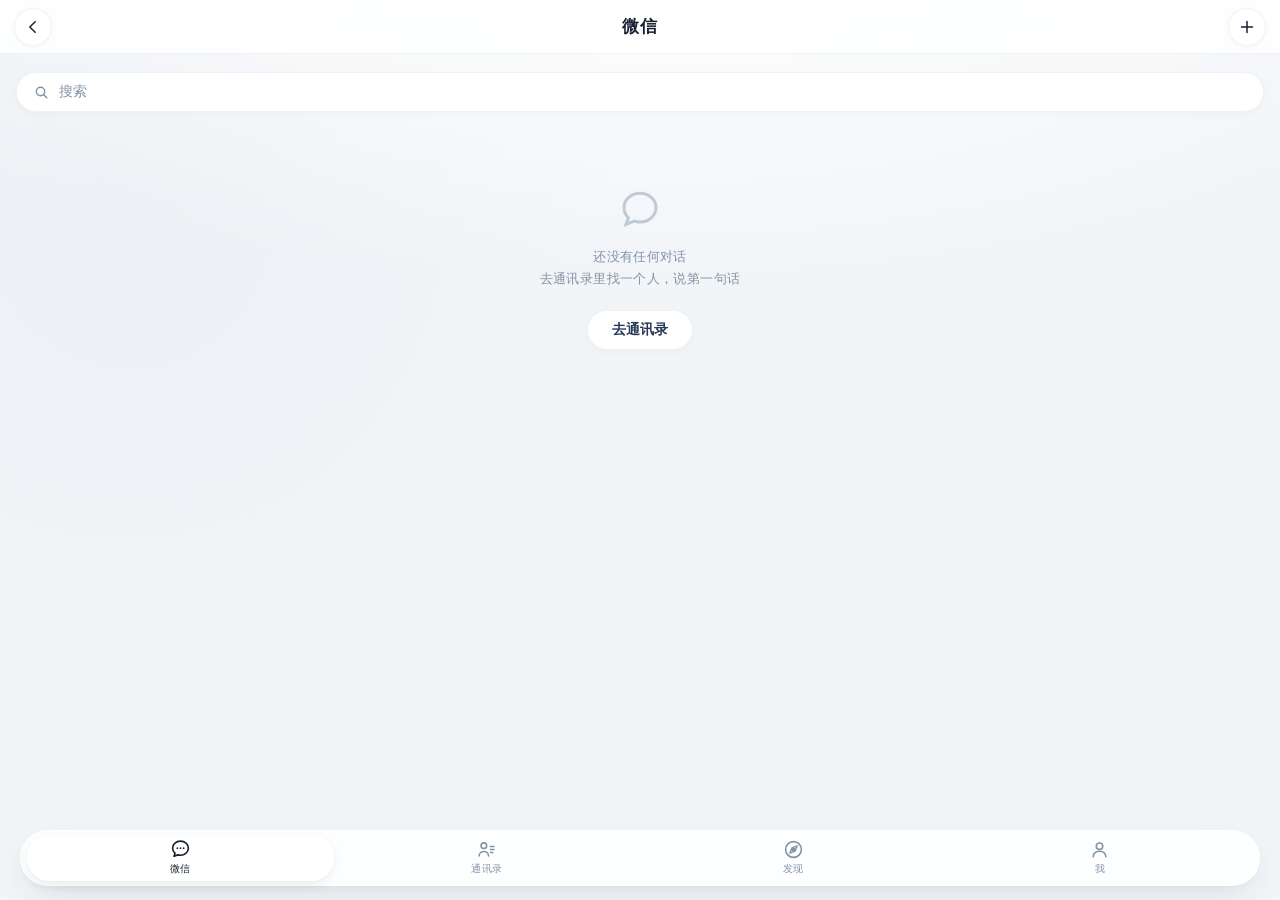
<file: chat/index.html>
<!DOCTYPE html>
<html lang="zh-CN">
<head>
<meta charset="utf-8">
<meta name="viewport" content="width=device-width,initial-scale=1,maximum-scale=1,viewport-fit=cover,user-scalable=no">
<meta name="apple-mobile-web-app-capable" content="yes">
<meta name="apple-mobile-web-app-title" content="山茶信笺">
<meta name="apple-mobile-web-app-status-bar-style" content="default">
<meta name="theme-color" content="#F4F6F9">
<title>山茶信笺 · Camellia Chat</title>
<link rel="manifest" href="manifest.json">
<link rel="apple-touch-icon" href="icon-192.png">
<link rel="stylesheet" href="style.css?v=87">
</head>
<body>

<!-- ============ 自绘细线图标库（无 emoji，全部 currentColor 描边） ============ -->
<svg id="sprite" aria-hidden="true" style="display:none">
  <symbol id="i-chat" viewBox="0 0 24 24">
    <path d="M20.5 11.7c0 4.2-3.8 7.6-8.5 7.6-1 0-1.9-.15-2.8-.43L5 20.3l1.1-3.2A7.1 7.1 0 0 1 3.5 11.7C3.5 7.5 7.3 4.1 12 4.1s8.5 3.4 8.5 7.6Z"/>
    <circle cx="8.6" cy="11.7" r=".95" fill="currentColor" stroke="none"/>
    <circle cx="12" cy="11.7" r=".95" fill="currentColor" stroke="none"/>
    <circle cx="15.4" cy="11.7" r=".95" fill="currentColor" stroke="none"/>
  </symbol>
  <symbol id="i-contacts" viewBox="0 0 24 24">
    <circle cx="9" cy="7.6" r="3.2"/>
    <path d="M3.6 19.4c0-3 2.4-5.1 5.4-5.1s5.4 2.1 5.4 5.1"/>
    <path d="M16.6 8.6h4M16.6 12h4M16.6 15.4h2.6"/>
  </symbol>
  <symbol id="i-moments" viewBox="0 0 24 24">
    <rect x="3.4" y="4.6" width="17.2" height="14.8" rx="3"/>
    <circle cx="8.9" cy="9.9" r="1.5"/>
    <path d="M4.2 16.4l4.3-3.9 3.1 2.6 3.4-3.4 4.7 4.5"/>
  </symbol>
  <symbol id="i-discover" viewBox="0 0 24 24">
    <circle cx="12" cy="12" r="9"/>
    <polygon points="16.2 7.8 13.8 13.8 7.8 16.2 10.2 10.2 16.2 7.8" fill="none" stroke="currentColor" stroke-width="1.65" stroke-linejoin="round"/>
    <circle cx="12" cy="12" r="1.2" fill="currentColor"/>
  </symbol>
  <symbol id="i-miniapp" viewBox="0 0 24 24">
    <rect x="3" y="3" width="7" height="7" rx="2"/>
    <rect x="14" y="3" width="7" height="7" rx="2"/>
    <rect x="14" y="14" width="7" height="7" rx="2"/>
    <rect x="3" y="14" width="7" height="7" rx="2"/>
  </symbol>
  <symbol id="i-me" viewBox="0 0 24 24">
    <circle cx="12" cy="8.2" r="3.7"/>
    <path d="M4.8 20.2c0-3.7 3.2-6.3 7.2-6.3s7.2 2.6 7.2 6.3"/>
  </symbol>
  <symbol id="i-back" viewBox="0 0 24 24"><path d="M14.6 5.6 8.2 12l6.4 6.4"/></symbol>
  <symbol id="i-plus" viewBox="0 0 24 24"><path d="M12 5.4v13.2M5.4 12h13.2"/></symbol>
  <symbol id="i-search" viewBox="0 0 24 24"><circle cx="10.6" cy="10.6" r="5.9"/><path d="m15.1 15.1 4.3 4.3"/></symbol>
  <symbol id="i-close" viewBox="0 0 24 24"><path d="M6.4 6.4l11.2 11.2M17.6 6.4 6.4 17.6"/></symbol>
  <symbol id="i-cam" viewBox="0 0 24 24"><path d="M3.8 8.9A2.3 2.3 0 0 1 6.1 6.6h1.7l1.1-1.9h6.2l1.1 1.9h1.7a2.3 2.3 0 0 1 2.3 2.3v6.6a2.3 2.3 0 0 1-2.3 2.3H6.1a2.3 2.3 0 0 1-2.3-2.3Z"/><circle cx="12" cy="12.1" r="3.3"/></symbol>
  <symbol id="i-wallet" viewBox="0 0 24 24"><path d="M3.6 8.4a2.4 2.4 0 0 1 2.4-2.4h11.6a2.4 2.4 0 0 1 2.4 2.4v8a2.4 2.4 0 0 1-2.4 2.4H6a2.4 2.4 0 0 1-2.4-2.4Z"/><path d="M20 10.6h-3.6a1.7 1.7 0 0 0 0 3.4H20"/></symbol>
  <symbol id="i-sticker" viewBox="0 0 24 24"><path d="M20.4 12.4A8.4 8.4 0 1 1 11.6 3.6"/><path d="M20.4 12.4H14a1.6 1.6 0 0 0-1.6 1.6v6.4"/><path d="M20.4 12.4a8.4 8.4 0 0 0-8.8-8.8"/></symbol>
  <symbol id="i-send" viewBox="0 0 24 24"><path d="M4.4 11.9 19.6 4.5l-4.2 15.2-3.5-5.4Z"/><path d="m11.9 14.3 7.7-9.8"/></symbol>
  <symbol id="i-more" viewBox="0 0 24 24"><circle cx="6" cy="12" r="1.35" fill="currentColor" stroke="none"/><circle cx="12" cy="12" r="1.35" fill="currentColor" stroke="none"/><circle cx="18" cy="12" r="1.35" fill="currentColor" stroke="none"/></symbol>
  <symbol id="i-lock" viewBox="0 0 24 24"><rect x="4.8" y="10.4" width="14.4" height="9.2" rx="2.6"/><path d="M8.4 10.4V8a3.6 3.6 0 0 1 7.2 0v2.4"/></symbol>
  <symbol id="i-gear" viewBox="0 0 24 24"><circle cx="12" cy="12" r="2.9"/><path d="M12 3.6v2.2M12 18.2v2.2M20.4 12h-2.2M5.8 12H3.6M18 6l-1.6 1.6M7.6 16.4 6 18M18 18l-1.6-1.6M7.6 7.6 6 6"/></symbol>
  <symbol id="i-heart" viewBox="0 0 24 24"><path d="M12 19.6S4.4 15.3 4.4 10.2A4.2 4.2 0 0 1 12 7.6a4.2 4.2 0 0 1 7.6 2.6c0 5.1-7.6 9.4-7.6 9.4Z"/></symbol>
  <symbol id="i-bubble" viewBox="0 0 24 24"><path d="M20 11.8c0 4-3.6 7.2-8 7.2-1 0-2-.16-2.9-.45L5 20.2l1.2-3.3A6.9 6.9 0 0 1 4 11.8C4 7.8 7.6 4.6 12 4.6s8 3.2 8 7.2Z"/></symbol>
  <symbol id="i-img" viewBox="0 0 24 24"><rect x="3.6" y="5.2" width="16.8" height="13.6" rx="2.8"/><circle cx="9" cy="10.2" r="1.4"/><path d="m4.4 16.6 4.4-4 3 2.6 3.4-3.4 4.6 4.4"/></symbol>
</svg>

<!-- ============ 启动 / 登录注册 ============ -->
<div id="boot" class="boot">
  <div class="boot-inner" style="max-width:390px;padding:10px 0;">
    <div id="boot-body" class="boot-body"></div>
  </div>
</div>

<!-- ============ 主应用 ============ -->
<div id="app" class="app hidden">
  <header class="hdr" id="hdr">
    <button class="hdr-btn" id="hdr-left" aria-label="返回"></button>
    <div class="hdr-title" id="hdr-title">微信</div>
    <button class="hdr-btn" id="hdr-right" aria-label="更多"></button>
    <div class="hdr-lace" id="hdr-lace"></div>
  </header>

  <main class="views" id="views">
    <section class="view" data-view="chat"></section>
    <section class="view hidden" data-view="contacts"></section>
    <section class="view hidden" data-view="discover"></section>
    <section class="view hidden" data-view="moments"></section>
    <section class="view hidden" data-view="me"></section>
  </main>

  <div class="tabbar-lace"></div>
  <nav class="tabbar" id="tabbar">
    <button class="tab active" data-tab="chat"><svg class="ti"><use href="#i-chat"></use></svg><span>微信</span></button>
    <button class="tab" data-tab="contacts"><svg class="ti"><use href="#i-contacts"></use></svg><span>通讯录</span></button>
    <button class="tab" data-tab="discover"><svg class="ti"><use href="#i-discover"></use></svg><span>发现</span></button>
    <button class="tab" data-tab="me"><svg class="ti"><use href="#i-me"></use></svg><span>我</span></button>
  </nav>
</div>

<!-- ============ 通用弹层 ============ -->
<div id="sheet-wrap" class="sheet-wrap hidden">
  <div class="sheet-mask" id="sheet-mask"></div>
  <div class="sheet" id="sheet"></div>
</div>
<div id="pane-wrap" class="pane-wrap hidden">
  <div class="pane" id="pane"></div>
</div>
<!-- 独立的二级子页面面板（面具、钱包、收藏等完整单开页面，无下半栏弹窗） -->
<div id="subpane-wrap" class="pane-wrap hidden" style="z-index:60;">
  <div class="pane" id="subpane"></div>
</div>
<div id="toast" class="toast"></div>

<script src="app.js?v=72"></script>
</body>
</html>
</file>
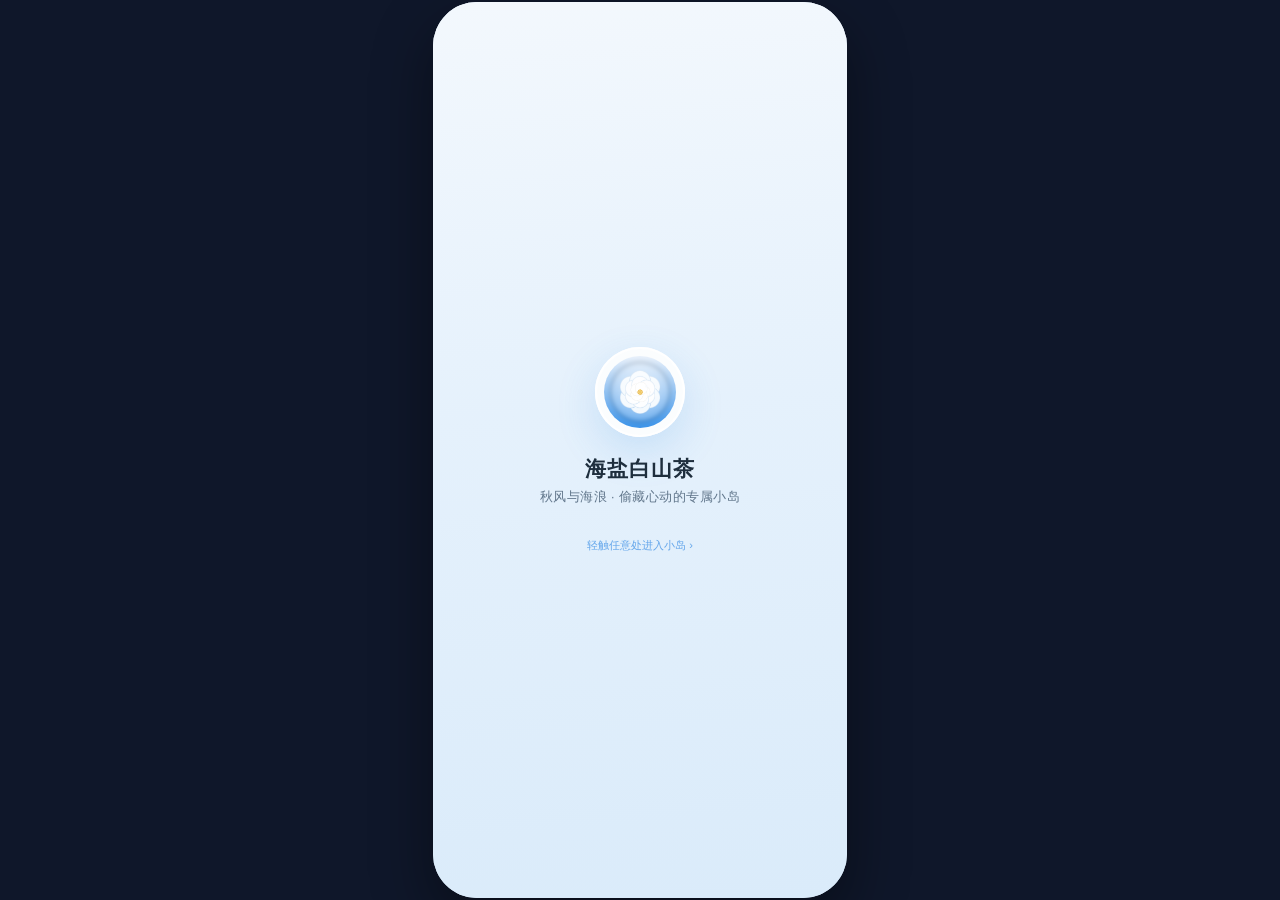
<file: public/index.html>
<!DOCTYPE html>
<html lang="zh-CN" data-theme="sea-salt">
<head>
  <meta charset="UTF-8">
  <meta name="viewport" content="width=device-width, initial-scale=1.0, maximum-scale=1.0, user-scalable=no, viewport-fit=cover, interactive-widget=resizes-content">
<link rel="prefetch" href="chat/index.html" as="document">
<link rel="prefetch" href="chat/style.css?v=135" as="style">
<link rel="prefetch" href="chat/app.js?v=142" as="script">
  <title>海盐白山茶 · 浮岛与微风</title>
  <meta name="apple-mobile-web-app-capable" content="yes">
  <meta name="apple-mobile-web-app-status-bar-style" content="black-translucent">
  <style>
    /* ================= 主题色彩变量体系 ================= */
    :root {
      /* 1. 默认：海盐与月白 */
      --sea-bg: #eef6fc;
      --sea-gradient: linear-gradient(175deg, #f3f8fd 0%, #e5f1fc 45%, #daebfa 100%);
      --tide-radial: radial-gradient(ellipse at 50% 30%, rgba(190, 225, 255, 0.75) 0%, rgba(255, 255, 255, 0) 70%);
      --glass-bg: rgba(255, 255, 255, 0.75);
      --glass-border: rgba(255, 255, 255, 0.85);
      --glass-shadow: 0 10px 32px rgba(92, 133, 173, 0.08), 0 2px 8px rgba(92, 133, 173, 0.04);
      --glass-card: rgba(255, 255, 255, 0.65);
      --text-main: #1e2e3d;
      --text-sub: #62778c;
      --text-muted: #94a8bc;
      --accent-color: #3a8ee6;
      --accent-deep: #19436b;
      --accent-light: #e3effd;
      --note-bg: rgba(255, 253, 248, 0.75);
      --note-border: rgba(255, 248, 235, 0.9);
      --note-text: #5c4e3e;
      --note-sub: #9c8b78;
      --dock-bg: rgba(255, 255, 255, 0.75);
      --dock-border: rgba(255, 255, 255, 0.9);
      --safe-top: env(safe-area-inset-top, 20px);
      --safe-bottom: env(safe-area-inset-bottom, 20px);
      --icon-radius: 18px;
    }

    [data-theme="camellia"] {
      --sea-bg: #f5f6f8;
      --sea-gradient: linear-gradient(175deg, #ffffff 0%, #f3f4f7 50%, #e8eaef 100%);
      --tide-radial: radial-gradient(ellipse at 50% 30%, rgba(240, 242, 248, 0.9) 0%, rgba(255, 255, 255, 0) 70%);
      --glass-bg: rgba(255, 255, 255, 0.85);
      --glass-border: rgba(255, 255, 255, 0.95);
      --glass-shadow: 0 10px 32px rgba(100, 110, 125, 0.06);
      --glass-card: rgba(255, 255, 255, 0.78);
      --text-main: #24292f;
      --text-sub: #57606a;
      --text-muted: #8c959f;
      --accent-color: #54657e;
      --accent-deep: #222b38;
      --accent-light: #ebf0f7;
      --note-bg: rgba(255, 255, 255, 0.85);
      --note-border: rgba(230, 235, 242, 0.9);
      --note-text: #2f363d;
      --note-sub: #6a737d;
      --dock-bg: rgba(255, 255, 255, 0.85);
      --dock-border: rgba(255, 255, 255, 0.95);
    }

    [data-theme="latte"] {
      --sea-bg: #fbf7f2;
      --sea-gradient: linear-gradient(175deg, #fffaf5 0%, #f6eee3 50%, #ede1d1 100%);
      --tide-radial: radial-gradient(ellipse at 50% 30%, rgba(255, 235, 215, 0.65) 0%, rgba(255, 255, 255, 0) 70%);
      --glass-bg: rgba(255, 252, 248, 0.8);
      --glass-border: rgba(255, 255, 255, 0.9);
      --glass-shadow: 0 10px 32px rgba(145, 115, 80, 0.08);
      --glass-card: rgba(255, 251, 245, 0.75);
      --text-main: #3d2f23;
      --text-sub: #7a6652;
      --text-muted: #b09c87;
      --accent-color: #b87a44;
      --accent-deep: #6e4623;
      --accent-light: #faefe3;
      --note-bg: rgba(255, 248, 238, 0.85);
      --note-border: rgba(245, 230, 212, 0.95);
      --note-text: #4a3622;
      --note-sub: #8c7155;
      --dock-bg: rgba(255, 250, 244, 0.82);
      --dock-border: rgba(255, 255, 255, 0.95);
    }

    [data-theme="sunset"] {
      --sea-bg: #fdf3f4;
      --sea-gradient: linear-gradient(175deg, #fff5f6 0%, #fae6e9 45%, #f4d4da 100%);
      --tide-radial: radial-gradient(ellipse at 50% 30%, rgba(255, 210, 220, 0.7) 0%, rgba(255, 255, 255, 0) 70%);
      --glass-bg: rgba(255, 255, 255, 0.78);
      --glass-border: rgba(255, 255, 255, 0.9);
      --glass-shadow: 0 10px 32px rgba(185, 95, 115, 0.08);
      --glass-card: rgba(255, 255, 255, 0.7);
      --text-main: #3e2029;
      --text-sub: #8a5766;
      --text-muted: #bd8e9c;
      --accent-color: #e05d7a;
      --accent-deep: #7d263b;
      --accent-light: #fdeaf0;
      --note-bg: rgba(255, 250, 252, 0.85);
      --note-border: rgba(255, 232, 238, 0.95);
      --note-text: #4e2934;
      --note-sub: #9e6d7c;
      --dock-bg: rgba(255, 255, 255, 0.78);
      --dock-border: rgba(255, 255, 255, 0.95);
    }

    [data-theme="midnight"] {
      --sea-bg: #0c1424;
      --sea-gradient: linear-gradient(175deg, #101c33 0%, #0c1425 50%, #070c17 100%);
      --tide-radial: radial-gradient(ellipse at 50% 30%, rgba(40, 70, 120, 0.5) 0%, rgba(0, 0, 0, 0) 75%);
      --glass-bg: rgba(22, 34, 56, 0.7);
      --glass-border: rgba(60, 90, 140, 0.3);
      --glass-shadow: 0 12px 36px rgba(0, 0, 0, 0.35);
      --glass-card: rgba(24, 38, 64, 0.6);
      --text-main: #f0f4fc;
      --text-sub: #9cb1d1;
      --text-muted: #627798;
      --accent-color: #5ba2f4;
      --accent-deep: #bedbfe;
      --accent-light: rgba(56, 125, 220, 0.2);
      --note-bg: rgba(20, 32, 54, 0.8);
      --note-border: rgba(65, 95, 145, 0.35);
      --note-text: #e2ecfa;
      --note-sub: #8da4c4;
      --dock-bg: rgba(18, 28, 48, 0.8);
      --dock-border: rgba(65, 95, 145, 0.35);
    }

    * {
      box-sizing: border-box;
      margin: 0;
      padding: 0;
      -webkit-tap-highlight-color: transparent;
      user-select: none;
      transition: background 0.4s ease, color 0.4s ease, border-color 0.4s ease, box-shadow 0.4s ease;
    }

    @media (display-mode: standalone) {
      html, body { height: 100vh !important; }
    }
    html, body {
      margin: 0;
      padding: 0;
      width: 100%;
      height: 100vh; /* iOS26 PWA白边修复：外层统一100vh，不混用100%/100dvh */
      background: var(--sea-bg);
      font-family: -apple-system, BlinkMacSystemFont, "SF Pro Rounded", "PingFang SC", "Hiragino Sans GB", "Microsoft YaHei", sans-serif;
      color: var(--text-main);
      overflow: hidden;
      -webkit-touch-callout: none !important;
      -webkit-user-select: none !important;
      user-select: none !important;
    }
    input, textarea {
      -webkit-user-select: text !important;
      user-select: text !important;
      -webkit-touch-callout: default !important;
    }
    @media (min-width: 650px) {
      body {
        background: #0f172a;
        display: flex;
        justify-content: center;
        align-items: center;
      }
    }

    .phone-container {
      width: 100%;
      max-width: 100%;
      height: 100vh; /* iOS26 PWA白边修复：统一100vh */
      max-height: 100vh;
      background: var(--sea-gradient);
      position: relative;
      overflow: hidden;
      display: flex;
      flex-direction: column;
      box-shadow: none;
    }
    @media (min-width: 650px) {
      .phone-container {
        max-width: 414px;
        max-height: 896px;
        border-radius: 44px;
        box-shadow: 0 24px 60px rgba(0, 0, 0, 0.4);
      }
    }

    @media (max-width: 450px) {
      .phone-container {
        height: 100vh;
        max-height: 100vh;
        box-shadow: none;
      }
    }

    .tide-ambient {
      position: absolute;
      top: -20%;
      left: -20%;
      width: 140%;
      height: 70%;
      background: var(--tide-radial);
      animation: tideFloat 8s ease-in-out infinite alternate;
      pointer-events: none;
      z-index: 0;
    }

    @keyframes tideFloat {
      0% { transform: translateY(0) scale(1); opacity: 0.8; }
      100% { transform: translateY(20px) scale(1.05); opacity: 0.55; }
    }

    /* 顶栏 */
    .status-bar {
      padding: calc(var(--safe-top) + 8px) 20px 8px;
      display: flex;
      justify-content: space-between;
      align-items: center;
      font-size: 13px;
      font-weight: 600;
      color: var(--text-sub);
      position: relative;
      z-index: 10;
    }

    .top-actions {
      display: flex;
      align-items: center;
      gap: 8px;
    }

    .theme-chip {
      display: flex;
      align-items: center;
      gap: 5px;
      font-size: 12px;
      background: var(--glass-card);
      padding: 4px 10px;
      border-radius: 14px;
      backdrop-filter: blur(12px);
      -webkit-backdrop-filter: blur(12px);
      border: 1px solid var(--glass-border);
      color: var(--text-main);
      cursor: pointer;
    }
    .theme-chip:active { transform: scale(0.95); }

    /* 滑动分屏视口 (纯水平顺滑翻页，严格单屏贴合，彻底锁死纵向滚动) */
    .slider-viewport {
      flex: 1;
      width: 100%;
      overflow-x: auto;
      overflow-y: hidden !important;
      touch-action: pan-x;
      overscroll-behavior-y: none;
      scroll-snap-type: x mandatory;
      display: flex;
      scrollbar-width: none;
      position: relative;
      z-index: 1;
    }
    .slider-viewport::-webkit-scrollbar { display: none; }

    .page-pane {
      min-width: 100%;
      max-width: 100%;
      height: 100%;
      scroll-snap-align: start;
      overflow-y: hidden !important;
      touch-action: pan-x;
      overscroll-behavior-y: none;
      padding: 2px 18px calc(var(--safe-bottom) + 72px);
      scrollbar-width: none;
      box-sizing: border-box;
      display: flex;
      flex-direction: column;
    }
    .page-pane::-webkit-scrollbar { display: none; }

    /* 时间与问候 */
    .header-section {
      margin-top: 0px;
      margin-bottom: 8px;
    }
    .time-large {
      font-size: 36px;
      font-weight: 300;
      letter-spacing: -1px;
      color: var(--text-main);
      line-height: 1.05;
      margin-bottom: 1px;
    }
    .header-section .greeting-text {
      font-size: 11.5px;
    }
    .greeting-text {
      font-size: 13px;
      color: var(--text-sub);
      display: flex;
      align-items: center;
      gap: 6px;
    }
    .greeting-text .dot {
      width: 6px;
      height: 6px;
      background: var(--accent-color);
      border-radius: 50%;
      box-shadow: 0 0 8px var(--accent-color);
    }

    /* 灵感卡片网格 */
    .widget-grid {
      display: grid;
      grid-template-columns: 1fr 1fr;
      gap: 13px;
      margin-bottom: 20px;
    }

    .widget-card {
      background: var(--glass-card);
      border: 1px solid var(--glass-border);
      border-radius: 22px;
      padding: 16px;
      backdrop-filter: blur(24px) saturate(160%);
      -webkit-backdrop-filter: blur(24px) saturate(160%);
      box-shadow: var(--glass-shadow);
      position: relative;
      cursor: pointer;
    }
    .widget-card:active { transform: scale(0.97); }

    .days-card {
      display: flex;
      flex-direction: column;
      justify-content: space-between;
    }
    .card-label {
      font-size: 12px;
      color: var(--text-muted);
      font-weight: 500;
      display: flex;
      align-items: center;
      justify-content: space-between;
    }
    .days-number {
      font-size: 38px;
      font-weight: 700;
      color: var(--accent-deep);
      line-height: 1.1;
      margin: 8px 0 2px;
      letter-spacing: -0.5px;
    }
    .days-footer {
      font-size: 11px;
      color: var(--accent-color);
      font-weight: 500;
    }

    .note-card {
      display: flex;
      flex-direction: column;
      justify-content: space-between;
      background: var(--note-bg);
      border: 1px solid var(--note-border);
    }
    .note-text {
      font-size: 12px;
      line-height: 1.5;
      color: var(--note-text);
      margin: 8px 0;
      display: -webkit-box;
      -webkit-line-clamp: 3;
      -webkit-box-orient: vertical;
      overflow: hidden;
    }
    .note-author {
      font-size: 11px;
      color: var(--note-sub);
      text-align: right;
    }

    .banner-card {
      grid-column: span 2;
      display: flex;
      align-items: center;
      justify-content: space-between;
      padding: 15px 18px;
    }
    .banner-info {
      display: flex;
      flex-direction: column;
      gap: 3px;
    }
    .banner-title {
      font-size: 13.5px;
      font-weight: 600;
      color: var(--text-main);
    }
    .banner-subtitle {
      font-size: 11.5px;
      color: var(--text-sub);
    }
    .cat-avatar {
      width: 46px;
      height: 46px;
      background: var(--accent-light);
      border-radius: 50%;
      display: flex;
      align-items: center;
      justify-content: center;
      font-size: 22px;
      border: 2px solid var(--glass-border);
      box-shadow: 0 4px 12px rgba(0,0,0,0.06);
      animation: catBreathe 4s ease-in-out infinite;
    }
    @keyframes catBreathe {
      0%, 100% { transform: scale(1); }
      50% { transform: scale(1.06); }
    }

    /* ================= 新增：浪漫拍立得照片大组件 ================= */
    .polaroid-widget {
      grid-column: span 2;
      background: #ffffff;
      border-radius: 20px;
      padding: 12px 12px 16px;
      box-shadow: 0 14px 34px rgba(60, 90, 130, 0.12), 0 2px 6px rgba(0,0,0,0.04);
      position: relative;
      cursor: pointer;
      display: flex;
      flex-direction: column;
      align-items: center;
      transform: rotate(-0.8deg);
      border: 1px solid rgba(255, 255, 255, 0.9);
      margin-bottom: 20px;
    }
    .polaroid-widget:active { transform: rotate(0deg) scale(0.98); }
    
    .polaroid-pin {
      position: absolute;
      top: -10px;
      background: #fbf3d5;
      padding: 3px 14px;
      border-radius: 4px;
      font-size: 10px;
      color: #9c8052;
      box-shadow: 0 2px 6px rgba(0,0,0,0.08);
      letter-spacing: 1px;
    }

    .polaroid-photo-frame {
      width: 100%;
      height: 190px;
      border-radius: 12px;
      overflow: hidden;
      background: #f1f5f9;
      position: relative;
      display: flex;
      align-items: center;
      justify-content: center;
    }
    .polaroid-photo-img {
      width: 100%;
      height: 100%;
      object-fit: cover;
      display: none;
    }
    .polaroid-placeholder {
      display: flex;
      flex-direction: column;
      align-items: center;
      gap: 8px;
      color: #94a3b8;
      font-size: 12px;
      padding: 20px;
      text-align: center;
    }

    .polaroid-caption {
      margin-top: 10px;
      font-size: 13px;
      color: #475569;
      font-weight: 500;
      letter-spacing: 0.2px;
      display: flex;
      align-items: center;
      gap: 6px;
    }

    /* 应用网格 */
    .app-section-title {
      font-size: 12px;
      font-weight: 600;
      color: var(--text-muted);
      margin-bottom: 9px;
      padding-left: 4px;
      letter-spacing: 0.5px;
      display: flex;
      justify-content: space-between;
      align-items: center;
    }
    /* 第一页下半部分：左右分栏 (左侧票根 + 右侧 2×2 应用网格) */
    .p1-bottom-split-row {
      display: grid;
      grid-template-columns: 1.05fr 0.95fr;
      gap: 10px;
      align-items: stretch;
      margin-top: 8px;
      margin-bottom: 0;
      flex-shrink: 0;
    }

    /* 左侧：竖版法式复古电影票根 (完整保留票根设计，内部按比例均匀舒展) */
    .ticket-stub-vertical-widget {
      position: relative;
      background: var(--glass-card);
      border: 1px solid var(--glass-border);
      border-radius: 18px;
      backdrop-filter: blur(25px);
      -webkit-backdrop-filter: blur(25px);
      box-shadow: 0 8px 24px rgba(58, 142, 230, 0.08);
      overflow: hidden;
      cursor: pointer;
      transition: all 0.25s ease;
      display: flex;
      flex-direction: column;
      justify-content: space-between;
      padding: 10px 11px 9px;
      box-sizing: border-box;
    }
    .ticket-stub-vertical-widget:active {
      transform: scale(0.98);
    }
    /* 票根上部：周历条紧凑版 */
    .ticket-v-week-row {
      display: flex;
      align-items: center;
      justify-content: space-between;
      padding-bottom: 6px;
      border-bottom: 1px dashed rgba(58, 142, 230, 0.22);
      margin-bottom: 6px;
      flex-shrink: 0;
    }
    .ticket-v-week-row .week-day-pill {
      display: flex;
      flex-direction: column;
      align-items: center;
      gap: 1px;
    }
    .ticket-v-week-row .week-day-name {
      font-size: 8px;
      font-weight: 600;
      color: var(--text-sub);
      text-transform: uppercase;
    }
    .ticket-v-week-row .week-day-num {
      width: 17px;
      height: 17px;
      display: flex;
      align-items: center;
      justify-content: center;
      border-radius: 50%;
      font-size: 9.5px;
      font-weight: 600;
      color: var(--text-main);
    }
    .ticket-v-week-row .week-day-pill.is-today .week-day-num {
      background: var(--accent-color);
      color: #ffffff;
      box-shadow: 0 2px 6px rgba(58, 142, 230, 0.45);
      font-weight: 700;
    }

    /* 票根内容主区：纵向拉满，使各层级自然舒展，彻底消除底部空档 */
    .ticket-v-body-fill {
      flex: 1;
      display: flex;
      flex-direction: column;
      justify-content: space-between;
      min-height: 0;
    }

    /* 票根中部：天数核心刻度 + 专属标签 */
    .ticket-v-days-section {
      display: flex;
      align-items: baseline;
      justify-content: space-between;
      margin-bottom: 2px;
      flex-shrink: 0;
    }
    .ticket-v-days-num {
      font-size: 26px;
      font-weight: 800;
      color: var(--accent-deep);
      line-height: 1;
      letter-spacing: -0.5px;
    }
    .ticket-v-days-unit {
      font-size: 11px;
      font-weight: 700;
      margin-left: 2px;
      color: var(--accent-color);
    }
    .ticket-v-tag-badge {
      font-size: 9px;
      font-weight: 700;
      color: var(--accent-deep);
      background: var(--accent-light);
      padding: 1px 6px;
      border-radius: 5px;
      letter-spacing: 0.3px;
    }

    /* 票根副券虚线与左右圆切口 */
    .ticket-v-cut-divider {
      position: relative;
      margin: 6px -11px 6px;
      border-top: 1px dashed rgba(58, 142, 230, 0.28);
      flex-shrink: 0;
    }
    .ticket-v-cut-divider::before,
    .ticket-v-cut-divider::after {
      content: '';
      position: absolute;
      top: -5px;
      width: 10px;
      height: 10px;
      border-radius: 50%;
      background: var(--sea-bg);
      z-index: 2;
    }
    .ticket-v-cut-divider::before { left: -5px; border-right: 1px solid var(--glass-border); }
    .ticket-v-cut-divider::after { right: -5px; border-left: 1px solid var(--glass-border); }

    /* 票根下部：头等舱、心动台词与条形码 (均匀舒展) */
    .ticket-v-main-info {
      flex: 1;
      display: flex;
      flex-direction: column;
      justify-content: space-between;
      min-height: 0;
    }
    .ticket-v-title-row {
      display: flex;
      align-items: center;
      justify-content: space-between;
      font-size: 9.5px;
      font-weight: 700;
      color: var(--text-main);
      flex-shrink: 0;
    }
    .ticket-v-quote {
      font-size: 9.5px;
      color: var(--text-sub);
      line-height: 1.4;
      font-style: italic;
      display: -webkit-box;
      -webkit-line-clamp: 2;
      -webkit-box-orient: vertical;
      overflow: hidden;
      margin: 2px 0 3px;
      flex-shrink: 0;
    }
    .ticket-v-barcode-svg {
      width: 100%;
      height: 19px;
      opacity: 0.72;
      margin: 2px 0;
      flex-shrink: 0;
    }
    .ticket-v-footer-meta {
      display: flex;
      align-items: center;
      justify-content: space-between;
      font-size: 8.5px;
      color: var(--accent-color);
      font-weight: 600;
      margin-top: 1px;
      flex-shrink: 0;
    }

    /* 右侧：2×2 原生方形应用图标网格 (全右边，无长条卡片) */
    .p1-apps-quad-wrap {
      display: flex;
      flex-direction: column;
      justify-content: center;
    }
    .apps-grid {
      display: grid;
      grid-template-columns: repeat(4, 1fr);
      gap: 14px 10px;
      margin-bottom: 0;
    }
    /* 第一页右侧 2×2 网格 */
    #page-1-apps-grid {
      display: grid;
      grid-template-columns: repeat(2, 1fr) !important;
      gap: 10px 8px !important;
      margin-bottom: 0 !important;
      padding: 0 !important;
    }
    #page-1-apps-grid .app-item {
      display: flex;
      flex-direction: column;
      align-items: center;
      gap: 5px;
      cursor: pointer;
      position: relative;
      background: transparent !important;
      border: none !important;
      box-shadow: none !important;
      padding: 0 !important;
      backdrop-filter: none !important;
      -webkit-backdrop-filter: none !important;
    }
    #page-1-apps-grid .app-icon-wrap {
      width: 54px;
      height: 54px;
      border-radius: var(--icon-radius);
      display: flex;
      align-items: center;
      justify-content: center;
      background: var(--glass-card);
      border: 1px solid var(--glass-border);
      box-shadow: var(--glass-shadow);
      backdrop-filter: blur(16px);
      -webkit-backdrop-filter: blur(16px);
      position: relative;
      transition: transform 0.15s ease;
    }
    #page-1-apps-grid .app-item:active .app-icon-wrap {
      transform: scale(0.92);
    }
    #page-1-apps-grid .app-icon-wrap svg {
      width: 25px !important;
      height: 25px !important;
      stroke: var(--accent-deep);
    }
    #page-1-apps-grid .app-icon-custom-img {
      width: 100% !important;
      height: 100% !important;
      object-fit: cover;
      border-radius: var(--icon-radius);
    }
    #page-1-apps-grid .app-name {
      font-size: 11px;
      font-weight: 500;
      color: var(--text-main);
      text-align: center;
      letter-spacing: 0.2px;
      max-width: 68px;
      white-space: nowrap;
      overflow: hidden;
      text-overflow: ellipsis;
    }

    .app-item {
      display: flex;
      flex-direction: column;
      align-items: center;
      gap: 7px;
      cursor: pointer;
      position: relative;
    }
    .app-item:active .app-icon-wrap { transform: scale(0.92); }

    .empty-slot-wrap {
      width: 60px;
      height: 60px;
      border-radius: var(--icon-radius);
      display: flex;
      align-items: center;
      justify-content: center;
      background: transparent;
      border: 1px dashed transparent;
      transition: all 0.3s ease;
    }
    body.is-editing .empty-slot-wrap {
      border-color: rgba(58, 142, 230, 0.25);
      background: rgba(255, 255, 255, 0.2);
    }
    body.is-editing .empty-slot-wrap::after {
      content: '＋';
      font-size: 13px;
      color: var(--accent-color);
      opacity: 0.45;
    }

    /* ================= 真实 iOS 手指跟手拖拽与悬浮镜像样式 (你部署第一版 1:1 纯正复刻) ================= */
    .app-item {
      user-select: none;
      -webkit-user-select: none;
      touch-action: pan-y;
      position: relative;
    }

    /* 原位置占位留守状态 (Ghost) */
    .app-item.is-ghost-origin {
      opacity: 0.22 !important;
      transform: scale(0.88) !important;
      filter: grayscale(70%);
      transition: all 0.2s cubic-bezier(0.16, 1, 0.3, 1);
    }

    /* 手指拖拽中的全屏幕悬浮克隆体 (跟随手指，质感满满) */
    .touch-drag-avatar {
      position: fixed;
      z-index: 999999;
      pointer-events: none;
      display: flex;
      flex-direction: column;
      align-items: center;
      gap: 7px;
      transform: translate3d(-50%, -50%, 0) scale(1.18);
      filter: drop-shadow(0 16px 32px rgba(30, 80, 160, 0.26));
      transition: transform 0.1s ease-out;
      will-change: transform, left, top;
    }
    .touch-drag-avatar .app-icon-wrap {
      box-shadow: 0 12px 28px rgba(30, 80, 160, 0.28);
    }
    .touch-drag-avatar .app-name,
    .touch-drag-avatar .empty-slot-name {
      font-size: 11px;
      color: var(--text-main);
      font-weight: 600;
      background: var(--glass-card);
      padding: 1px 8px;
      border-radius: 8px;
      backdrop-filter: blur(12px);
      -webkit-backdrop-filter: blur(12px);
    }



    .app-icon-wrap {
      width: 60px;
      height: 60px;
      border-radius: var(--icon-radius);
      display: flex;
      align-items: center;
      justify-content: center;
      background: var(--glass-card);
      border: 1px solid var(--glass-border);
      box-shadow: var(--glass-shadow);
      backdrop-filter: blur(16px);
      -webkit-backdrop-filter: blur(16px);
      position: relative;
      overflow: hidden;
    }
    .app-icon-custom-img {
      width: 100%;
      height: 100%;
      object-fit: cover;
    }
    
    .app-icon-svg {
      width: 28px;
      height: 28px;
      fill: none;
      stroke: var(--accent-color);
      stroke-width: 1.85;
      stroke-linecap: round;
      stroke-linejoin: round;
    }

    .app-name {
      font-size: 11px;
      color: var(--text-main);
      font-weight: 500;
      text-align: center;
      letter-spacing: -0.2px;
    }
    .badge-dot {
      position: absolute;
      top: 2px;
      right: 2px;
      width: 9px;
      height: 9px;
      background: #ff5e7e;
      border: 2px solid #fff;
      border-radius: 50%;
    }

    /* 第二页小组件 */
    .fun-widget-row {
      display: flex;
      gap: 12px;
      margin-bottom: 18px;
    }
    .fun-pill-card {
      flex: 1;
      background: var(--glass-card);
      border: 1px solid var(--glass-border);
      border-radius: 20px;
      padding: 14px;
      backdrop-filter: blur(20px);
      -webkit-backdrop-filter: blur(20px);
      cursor: pointer;
    }
    .fun-pill-card:active { transform: scale(0.96); }

    .pill-title {
      font-size: 13px;
      font-weight: 600;
      color: var(--text-main);
      display: flex;
      align-items: center;
      gap: 6px;
      margin-bottom: 4px;
    }
    .pill-sub {
      font-size: 11.5px;
      color: var(--text-sub);
      line-height: 1.4;
    }

    /* 分页圆点 */
    .page-dots-wrap {
      position: absolute;
      bottom: calc(max(10px, env(safe-area-inset-bottom, 10px)) + 66px);
      left: 0;
      right: 0;
      display: flex;
      justify-content: center;
      gap: 6px;
      z-index: 90;
    }
    .page-dot {
      width: 6px;
      height: 6px;
      border-radius: 3px;
      background: var(--text-muted);
      opacity: 0.4;
      transition: all 0.3s ease;
      cursor: pointer;
    }
    .page-dot.active {
      width: 18px;
      background: var(--accent-color);
      opacity: 0.9;
    }

    /* 底部 Dock 栏 */
    .dock-wrapper {
      position: absolute;
      bottom: max(10px, env(safe-area-inset-bottom, 10px));
      left: 14px;
      right: 14px;
      z-index: 100;
    }
    .dock-bar {
      background: var(--dock-bg);
      border: 1px solid var(--dock-border);
      backdrop-filter: blur(30px) saturate(180%);
      -webkit-backdrop-filter: blur(30px) saturate(180%);
      border-radius: 28px;
      padding: 10px 16px;
      display: flex;
      justify-content: space-around;
      align-items: center;
      box-shadow: 0 16px 40px rgba(0, 0, 0, 0.08);
    }
    .dock-item {
      display: flex;
      flex-direction: column;
      align-items: center;
      cursor: pointer;
    }
    .dock-item:active { transform: scale(0.88); }
    .dock-icon {
      width: 48px;
      height: 48px;
      border-radius: 14px;
      display: flex;
      align-items: center;
      justify-content: center;
      background: var(--glass-card);
      border: 1px solid var(--glass-border);
    }

    /* 弹窗抽屉 */
    .sheet-modal {
      position: absolute;
      inset: 0;
      background: rgba(10, 20, 35, 0.45);
      backdrop-filter: blur(8px);
      -webkit-backdrop-filter: blur(8px);
      z-index: 9999;
      display: flex;
      flex-direction: column;
      justify-content: flex-end;
      opacity: 0;
      pointer-events: none;
      transition: opacity 0.3s ease;
    }
    .sheet-modal.open {
      opacity: 1;
      pointer-events: auto;
    }
    .sheet-content {
      background: var(--glass-bg);
      border-top: 1px solid var(--glass-border);
      border-radius: 28px 28px 0 0;
      padding: 22px 20px calc(var(--safe-bottom) + 24px);
      max-height: 86vh;
      overflow-y: auto;
      transform: translateY(100%);
      transition: transform 0.35s cubic-bezier(0.16, 1, 0.3, 1);
      box-shadow: 0 -12px 40px rgba(0, 0, 0, 0.15);
      backdrop-filter: blur(28px);
      -webkit-backdrop-filter: blur(28px);
    }
    .sheet-modal.open .sheet-content { transform: translateY(0); }
    .sheet-handle {
      width: 40px;
      height: 4px;
      background: var(--text-muted);
      opacity: 0.4;
      border-radius: 2px;
      margin: 0 auto 16px;
    }
    .sheet-title {
      font-size: 18px;
      font-weight: 700;
      color: var(--text-main);
      margin-bottom: 4px;
      display: flex;
      align-items: center;
      justify-content: space-between;
    }
    .sheet-subtitle {
      font-size: 12px;
      color: var(--text-sub);
      margin-bottom: 18px;
    }
    .close-btn {
      background: var(--accent-light);
      border: none;
      padding: 6px 14px;
      border-radius: 16px;
      font-size: 12px;
      font-weight: 600;
      color: var(--accent-color);
      cursor: pointer;
    }

    /* 设置表单 */
    .settings-section-title {
      font-size: 13px;
      font-weight: 700;
      color: var(--accent-deep);
      margin: 16px 0 8px;
      display: flex;
      align-items: center;
      gap: 6px;
    }
    .settings-card {
      background: var(--glass-card);
      border: 1px solid var(--glass-border);
      border-radius: 16px;
      padding: 14px;
      display: flex;
      flex-direction: column;
      gap: 12px;
    }
    .form-row {
      display: flex;
      flex-direction: column;
      gap: 5px;
    }
    .form-label {
      font-size: 11.5px;
      font-weight: 600;
      color: var(--text-sub);
    }
    .form-input {
      background: rgba(255, 255, 255, 0.75);
      border: 1px solid var(--glass-border);
      border-radius: 10px;
      padding: 9px 12px;
      font-size: 13px;
      color: var(--text-main);
      outline: none;
      font-family: inherit;
    }
    .form-input:focus {
      border-color: var(--accent-color);
      background: #ffffff;
    }
    .settings-save-btn {
      background: var(--accent-color);
      color: #ffffff;
      border: none;
      padding: 12px;
      border-radius: 14px;
      font-size: 14px;
      font-weight: 600;
      margin-top: 14px;
      cursor: pointer;
      box-shadow: 0 4px 14px rgba(58, 142, 230, 0.3);
    }
    .settings-save-btn:active { transform: scale(0.98); }

    /* 图标风格选项 */
    .icon-style-grid {
      display: grid;
      grid-template-columns: repeat(3, 1fr);
      gap: 8px;
    }
    .icon-style-btn {
      background: rgba(255, 255, 255, 0.7);
      border: 1px solid var(--glass-border);
      border-radius: 12px;
      padding: 8px 4px;
      font-size: 12px;
      font-weight: 500;
      color: var(--text-main);
      text-align: center;
      cursor: pointer;
    }
    .icon-style-btn.active {
      border-color: var(--accent-color);
      background: var(--accent-light);
      color: var(--accent-color);
      font-weight: 600;
    }

    /* 主题网格 */
    .theme-picker-grid {
      display: grid;
      grid-template-columns: 1fr;
      gap: 10px;
    }
    .theme-option {
      background: var(--glass-card);
      border: 1px solid var(--glass-border);
      border-radius: 16px;
      padding: 12px 14px;
      display: flex;
      align-items: center;
      justify-content: space-between;
      cursor: pointer;
    }
    .theme-option.active {
      border: 2px solid var(--accent-color);
      background: var(--accent-light);
    }
    .theme-left { display: flex; align-items: center; gap: 12px; }
    .theme-dots { display: flex; gap: 4px; }
    .theme-dot {
      width: 14px;
      height: 14px;
      border-radius: 50%;
      border: 1px solid rgba(255,255,255,0.8);
    }
    .theme-name { font-size: 14px; font-weight: 600; color: var(--text-main); }
    .theme-desc { font-size: 11.5px; color: var(--text-sub); margin-top: 2px; }

    .memo-list { display: flex; flex-direction: column; gap: 11px; }
    .memo-item {
      background: var(--glass-card);
      border: 1px solid var(--glass-border);
      border-radius: 16px;
      padding: 13px 15px;
    }
    .memo-item-title {
      font-size: 13px;
      font-weight: 600;
      color: var(--accent-deep);
      margin-bottom: 4px;
      display: flex;
      justify-content: space-between;
    }
    .memo-item-body { font-size: 12.5px; color: var(--text-main); line-height: 1.5; }
  
    /* ================= 专属法式复古邮票孔大组件 (相纸版 · 正方形 + 双头像) ================= */
    .stamp-independent-card {
      position: relative;
      margin-bottom: 12px;
    }

    /* 上半：拍立得相纸（大画幅照片卡 + 真实撕齿纸边） */
    .stamp-polaroid-card {
      position: relative;
      background: linear-gradient(165deg, #fdfefe 0%, #f5f8fb 55%, #eef4fb 100%);
      border-radius: 16px 16px 0 0;
      padding: 10px 10px 14px;
      cursor: pointer;
      box-shadow: 0 10px 26px rgba(58, 142, 230, 0.08), 0 2px 6px rgba(0,0,0,0.03);
      border: 1px solid rgba(255, 255, 255, 0.95);
      border-bottom: none;
      /* 底部撕齿 */
      clip-path: polygon(
        0% 0%, 100% 0%,
        100% calc(100% - 4px),
        97.5% 100%, 95% calc(100% - 4px),
        92.5% 100%, 90% calc(100% - 4px),
        87.5% 100%, 85% calc(100% - 4px),
        82.5% 100%, 80% calc(100% - 4px),
        77.5% 100%, 75% calc(100% - 4px),
        72.5% 100%, 70% calc(100% - 4px),
        67.5% 100%, 65% calc(100% - 4px),
        62.5% 100%, 60% calc(100% - 4px),
        57.5% 100%, 55% calc(100% - 4px),
        52.5% 100%, 50% calc(100% - 4px),
        47.5% 100%, 45% calc(100% - 4px),
        42.5% 100%, 40% calc(100% - 4px),
        37.5% 100%, 35% calc(100% - 4px),
        32.5% 100%, 30% calc(100% - 4px),
        27.5% 100%, 25% calc(100% - 4px),
        22.5% 100%, 20% calc(100% - 4px),
        17.5% 100%, 15% calc(100% - 4px),
        12.5% 100%, 10% calc(100% - 4px),
        7.5% 100%, 5% calc(100% - 4px),
        2.5% 100%, 0% calc(100% - 4px),
        0% 100%
      );
      display: flex;
      flex-direction: column;
      align-items: center;
    }
    .stamp-polaroid-card:active { filter: brightness(0.99); }

    /* 大画幅相片位：横向撑满相纸，四边羽化成雾 —— 上缘融进纸面、下缘融进白卡，不留硬直边 */
    .stamp-polaroid-photo {
      width: 100%;
      height: 150px;
      border-radius: 12px;
      overflow: hidden;
      position: relative;
      background: none;
      box-shadow: none;
      flex-shrink: 0;
      -webkit-mask-image:
        linear-gradient(to bottom, transparent 0%, rgba(0,0,0,0.35) 11%, #000 26%, #000 64%, rgba(0,0,0,0.5) 82%, transparent 100%),
        linear-gradient(to right, transparent 0%, rgba(0,0,0,0.4) 7%, #000 16%, #000 84%, rgba(0,0,0,0.4) 93%, transparent 100%);
      -webkit-mask-composite: source-in;
      mask-image:
        linear-gradient(to bottom, transparent 0%, rgba(0,0,0,0.35) 11%, #000 26%, #000 64%, rgba(0,0,0,0.5) 82%, transparent 100%),
        linear-gradient(to right, transparent 0%, rgba(0,0,0,0.4) 7%, #000 16%, #000 84%, rgba(0,0,0,0.4) 93%, transparent 100%);
      mask-composite: intersect;
      -webkit-mask-repeat: no-repeat;
      mask-repeat: no-repeat;
      -webkit-mask-size: 100% 100%;
      mask-size: 100% 100%;
    }
    /* 一层极淡的雾底：空图时托住画面，有图时只留一点点光晕 */
    .stamp-polaroid-photo::before {
      content: '';
      position: absolute;
      inset: -8% -4%;
      pointer-events: none;
      transition: opacity 0.55s ease;
      background:
        radial-gradient(56% 60% at 50% 44%, rgba(126, 176, 228, 0.22) 0%, rgba(126, 176, 228, 0.10) 48%, rgba(126, 176, 228, 0.03) 74%, transparent 90%),
        radial-gradient(42% 44% at 24% 28%, rgba(255, 255, 255, 0.6) 0%, transparent 72%),
        radial-gradient(38% 46% at 78% 68%, rgba(200, 226, 250, 0.45) 0%, transparent 74%);
    }
    .stamp-polaroid-card.has-photo .stamp-polaroid-photo::before {
      opacity: 0.28;
      background: radial-gradient(62% 72% at 50% 60%, rgba(255, 255, 255, 0.34) 0%, transparent 78%);
    }
    .stamp-polaroid-photo img {
      width: 100%;
      height: 100%;
      object-fit: cover;
      display: block;
      transition: transform 0.5s cubic-bezier(0.16, 1, 0.3, 1);
    }
    .stamp-polaroid-card:active .stamp-polaroid-photo img { transform: scale(1.03); }
    /* 待换图占位 (轻、柔、不抢戏) */
    .stamp-photo-empty-hint {
      position: absolute;
      inset: 0;
      display: flex;
      flex-direction: column;
      align-items: center;
      justify-content: center;
      gap: 6px;
      pointer-events: none;
      color: rgba(58, 142, 230, 0.42);
    }
    .stamp-photo-empty-hint svg {
      width: 19px; height: 19px;
      stroke: rgba(88, 132, 178, 0.34);
      stroke-width: 1.4;
      fill: none;
    }
    .stamp-photo-empty-hint span {
      font-size: 9px;
      font-weight: 500;
      letter-spacing: 1.6px;
      color: rgba(96, 130, 165, 0.6);
    }
    .stamp-polaroid-card.has-photo .stamp-photo-empty-hint { display: none; }

    /* 相纸底部两行小字 + 点线 */
    .stamp-polaroid-meta {
      width: 100%;
      margin-top: 8px;
      display: flex;
      flex-direction: column;
      gap: 3px;
    }
    .stamp-polaroid-row {
      display: flex;
      align-items: baseline;
      justify-content: space-between;
      font-size: 9.5px;
      color: var(--text-sub);
      letter-spacing: 0.3px;
    }
    .stamp-polaroid-row span:first-child { font-weight: 600; color: var(--text-main); }
    .stamp-polaroid-row span:last-child { font-weight: 500; }
    .stamp-polaroid-divider {
      width: 100%;
      border-top: 1px dotted rgba(58, 142, 230, 0.3);
      margin: 4px 0 2px;
    }
    /* 底部一行小星装饰 */
    .stamp-polaroid-sparkle {
      display: flex;
      justify-content: center;
      gap: 8px;
      font-size: 8.5px;
      color: rgba(58, 142, 230, 0.42);
      letter-spacing: 1.5px;
      margin-top: 1px;
    }

    /* 下半：信息白卡（与照片卡有意重叠，让头像骑在接缝上） */
    .stamp-info-card {
      position: relative;
      background: rgba(255, 255, 255, 0.88);
      backdrop-filter: blur(25px) saturate(180%);
      -webkit-backdrop-filter: blur(25px) saturate(180%);
      border-radius: 20px;
      padding: 0 16px 10px;
      margin-top: -26px;
      box-shadow: 0 10px 32px rgba(58, 142, 230, 0.08), 0 2px 8px rgba(0,0,0,0.03);
      border: 1px solid rgba(255, 255, 255, 0.95);
      display: flex;
      flex-direction: column;
      align-items: center;
      transition: all 0.3s cubic-bezier(0.16, 1, 0.3, 1);
      /* 模拟精致法式明信片打孔虚线 */
      outline: 1.5px dashed rgba(58, 142, 230, 0.28);
      outline-offset: -5px;
    }

    /* 优雅邮票齿轮锯齿阴影装饰点 (挂在信息卡上，正好落在头部缝位) */
    .stamp-info-card::before {
      content: '';
      position: absolute;
      top: 26px;
      left: -6px;
      width: 12px;
      height: 12px;
      border-radius: 50%;
      background: var(--sea-bg);
      box-shadow: inset -2px 0 4px rgba(0,0,0,0.06);
      z-index: 4;
    }
    .stamp-info-card::after {
      content: '';
      position: absolute;
      top: 26px;
      right: -6px;
      width: 12px;
      height: 12px;
      border-radius: 50%;
      background: var(--sea-bg);
      box-shadow: inset 2px 0 4px rgba(0,0,0,0.06);
      z-index: 4;
    }

    /* 越界头像区：双圆头像亲密叠合 + 左右错落对话气泡 (海盐 / 白山茶) */
    .stamp-duo-zone {
      position: relative;
      z-index: 3;
      width: 100%;
      display: flex;
      justify-content: center;
      align-items: center;
      margin-top: -28px;
      margin-bottom: 2px;
      padding: 4px 0;
    }
    .stamp-duo-row {
      display: inline-flex;
      align-items: center;
      position: relative;
      filter: drop-shadow(0 6px 14px rgba(58, 142, 230, 0.22));
    }
    /* 两个圆头像：只叠一点点，各带一圈干净描边，彼此分得清清楚楚 */
    .stamp-duo-row .stamp-round-avatar-wrap {
      width: 58px;
      height: 58px;
      border-radius: 50%;
      position: relative;
      background: linear-gradient(145deg, #ffffff, #e3effd);
      box-shadow:
        0 0 0 1.8px rgba(255, 255, 255, 0.99),
        0 0 0 3.2px rgba(58, 142, 230, 0.20),
        0 3px 9px rgba(58, 142, 230, 0.16),
        inset 0 0 0 2px rgba(255, 255, 255, 0.98);
      cursor: pointer;
      display: flex;
      align-items: center;
      justify-content: center;
      overflow: hidden;
      flex-shrink: 0;
      transition: transform 0.2s ease;
    }
    .stamp-avatar-left {
      z-index: 1;
    }
    .stamp-avatar-right {
      z-index: 2;
      margin-left: -8px;
    }
    .stamp-round-avatar-wrap:active {
      transform: scale(0.92);
    }
    .stamp-round-img {
      width: 100%;
      height: 100%;
      object-fit: cover;
      display: block;
    }

    /* 对话气泡（一左一右，一上一下），支持点击自由手写，限5字 */
    .stamp-bubble {
      position: absolute;
      background: rgba(255, 255, 255, 0.94);
      backdrop-filter: blur(14px);
      -webkit-backdrop-filter: blur(14px);
      border: 1px solid rgba(58, 142, 230, 0.22);
      border-radius: 14px;
      padding: 4px 9px;
      font-size: 10.5px;
      font-weight: 700;
      color: var(--accent-deep);
      box-shadow: 0 4px 12px rgba(58, 142, 230, 0.12);
      cursor: pointer;
      max-width: 80px;
      white-space: nowrap;
      overflow: hidden;
      text-overflow: ellipsis;
      letter-spacing: 0.4px;
      transition: all 0.2s ease;
      line-height: 1.25;
    }
    .stamp-bubble:active { transform: scale(0.92); }
    /* 左气泡：海盐 (偏左上方，小尾巴指向左头像) */
    .stamp-bubble-left {
      top: -4px;
      left: calc(50% - 94px);
    }
    .stamp-bubble-left::after {
      content: '';
      position: absolute;
      bottom: -4px;
      right: 12px;
      width: 7px;
      height: 7px;
      background: inherit;
      border-right: 1px solid rgba(58, 142, 230, 0.22);
      border-bottom: 1px solid rgba(58, 142, 230, 0.22);
      transform: rotate(45deg);
      border-bottom-right-radius: 2px;
    }
    /* 右气泡：白山茶 (偏右下方，小尾巴指向右头像) */
    .stamp-bubble-right {
      top: 26px;
      left: calc(50% + 48px);
    }
    .stamp-bubble-right::after {
      content: '';
      position: absolute;
      top: -4px;
      left: 12px;
      width: 7px;
      height: 7px;
      background: inherit;
      border-left: 1px solid rgba(58, 142, 230, 0.22);
      border-top: 1px solid rgba(58, 142, 230, 0.22);
      transform: rotate(45deg);
      border-top-left-radius: 2px;
    }

    /* 下方：浪漫手写微语 (居中排版，专注纯粹手写温情) */
    .stamp-content-col {
      display: flex;
      flex-direction: column;
      align-items: center;
      text-align: center;
      justify-content: center;
      cursor: pointer;
      padding: 0 6px;
      width: 100%;
    }
    /* 邮票卡里的署名行：姓名 + ID 签 */
    .stamp-sign-name {
      font-size: 17px;
      font-weight: 800;
      color: var(--text-main);
      letter-spacing: 0.3px;
      margin-top: 5px;
      line-height: 1.15;
    }
    .stamp-sign-meta {
      font-size: 10.5px;
      color: var(--accent-color);
      font-weight: 600;
      letter-spacing: 0.6px;
      margin-top: 1px;
      margin-bottom: 6px;
    }
    /* 未填名字时，仅一个安静的 @ 号 */
    .stamp-sign-name.is-empty {
      color: rgba(100, 116, 139, 0.38);
      font-weight: 600;
    }
    .stamp-postmark-tag {
      display: inline-flex;
      align-items: center;
      gap: 4px;
      font-size: 9.5px;
      font-weight: 700;
      color: var(--accent-deep);
      background: var(--accent-light);
      padding: 2px 7px;
      border-radius: 6px;
      letter-spacing: 0.5px;
      margin-bottom: 3px;
    }
    .stamp-quote-headline {
      font-size: 13.5px;
      font-weight: 700;
      color: var(--text-main);
      margin-bottom: 2px;
      letter-spacing: 0.1px;
    }
    .stamp-quote-message {
      font-size: 11.5px;
      color: var(--text-sub);
      line-height: 1.4;
      display: -webkit-box;
      -webkit-line-clamp: 2;
      -webkit-box-orient: vertical;
      overflow: hidden;
      font-style: italic;
      max-width: 252px;
    }
    .stamp-quote-sign {
      display: flex;
      align-items: center;
      justify-content: center;
      gap: 10px;
      margin-top: 4px;
      font-size: 10px;
      color: var(--accent-color);
      font-weight: 600;
    }

    /* 独立复古单体恋爱小组件 (可随意拖动换位) */
    .standalone-days-widget {
      background: var(--glass-card);
      border: 1px solid var(--glass-border);
      border-radius: 20px;
      padding: 12px 18px;
      display: flex;
      align-items: center;
      justify-content: space-between;
      backdrop-filter: blur(25px);
      -webkit-backdrop-filter: blur(25px);
      box-shadow: 0 4px 18px rgba(0, 0, 0, 0.03);
      cursor: pointer;
      margin-bottom: 12px;
      transition: all 0.25s ease;
    }
    .standalone-days-widget:active {
      transform: scale(0.98);
    }
    .days-pill-badge {
      font-size: 10.5px;
      font-weight: 700;
      color: var(--accent-deep);
      background: var(--accent-light);
      padding: 2px 8px;
      border-radius: 8px;
    }

    /* 编辑模式下大组件悬浮感与调位 */
    .reorderable-block.dragging-block {
      opacity: 0.45;
      transform: scale(0.96);
    }
    .reorderable-block.drag-over-block {
      outline: 2px dashed var(--accent-color);
      border-radius: 22px;
    }


    /* ================= 专属白山茶黑胶大组件 (你定做) ================= */
    .camellia-vinyl-widget {
      position: relative;
      background: var(--glass-card);
      border: 1px solid var(--glass-border);
      border-radius: 22px;
      padding: 16px;
      backdrop-filter: blur(25px) saturate(160%);
      -webkit-backdrop-filter: blur(25px) saturate(160%);
      box-shadow: 0 14px 36px rgba(58, 142, 230, 0.08);
      overflow: hidden;
      margin-bottom: 14px;
      display: flex;
      flex-direction: column;
      gap: 12px;
      transition: all 0.3s ease;
    }

    /* 背景氛围遮罩 (可自定义换背景) */
    .vinyl-bg-cover {
      position: absolute;
      inset: 0;
      background-size: cover;
      background-position: center;
      opacity: 0.18;
      filter: blur(12px);
      transform: scale(1.1);
      pointer-events: none;
      z-index: 0;
    }

    .vinyl-main-row {
      display: flex;
      align-items: center;
      gap: 16px;
      position: relative;
      z-index: 1;
    }

    /* 唱片黑胶盘体 */
    .vinyl-disc-wrap {
      position: relative;
      width: 104px;
      height: 104px;
      flex-shrink: 0;
      cursor: pointer;
    }

    .vinyl-disc-body {
      width: 100%;
      height: 100%;
      border-radius: 50%;
      background: radial-gradient(circle, #242930 0%, #15181c 60%, #0d0f12 100%);
      box-shadow: 0 8px 24px rgba(0, 0, 0, 0.28), inset 0 0 0 2px rgba(255, 255, 255, 0.08);
      position: relative;
      display: flex;
      align-items: center;
      justify-content: center;
      overflow: hidden;
    }

    /* 黑胶唱片同心微光沟槽 (Grooves) */
    .vinyl-grooves {
      position: absolute;
      inset: 6px;
      border-radius: 50%;
      border: 1px dashed rgba(255, 255, 255, 0.12);
      box-shadow: 
        inset 0 0 0 5px rgba(0,0,0,0.4),
        inset 0 0 0 6px rgba(255,255,255,0.06),
        inset 0 0 0 12px rgba(0,0,0,0.5),
        inset 0 0 0 13px rgba(255,255,255,0.05),
        inset 0 0 0 18px rgba(0,0,0,0.6);
      pointer-events: none;
    }

    /* 旋转动画 */
    @keyframes vinylSpin {
      from { transform: rotate(0deg); }
      to { transform: rotate(360deg); }
    }
    .vinyl-disc-body.is-playing {
      animation: vinylSpin 14s linear infinite;
    }

    /* 唱片中心圆形画芯 (默认白山茶，支持上传替换) */
    .vinyl-center-art {
      width: 48px;
      height: 48px;
      border-radius: 50%;
      background: #ffffff;
      border: 2px solid rgba(255, 255, 255, 0.9);
      box-shadow: 0 2px 8px rgba(0, 0, 0, 0.35);
      position: relative;
      overflow: hidden;
      display: flex;
      align-items: center;
      justify-content: center;
      z-index: 2;
    }
    .vinyl-center-img {
      width: 100%;
      height: 100%;
      object-fit: cover;
      display: block;
    }
    .vinyl-spindle-hole {
      position: absolute;
      width: 8px;
      height: 8px;
      border-radius: 50%;
      background: #15181c;
      border: 1.5px solid rgba(255, 255, 255, 0.7);
      box-shadow: inset 0 1px 2px rgba(0,0,0,0.6);
      z-index: 3;
    }

    /* 唱针 (Tonearm) */
    .vinyl-tonearm {
      position: absolute;
      top: -4px;
      right: -2px;
      width: 32px;
      height: 38px;
      pointer-events: none;
      transition: transform 0.4s cubic-bezier(0.16, 1, 0.3, 1);
      transform-origin: top right;
      transform: rotate(-25deg);
      z-index: 5;
    }
    .is-playing ~ .vinyl-tonearm {
      transform: rotate(6deg);
    }

    /* 右侧信息与控制区 */
    .vinyl-info-col {
      flex: 1;
      display: flex;
      flex-direction: column;
      gap: 6px;
      min-width: 0;
    }
    .vinyl-track-header {
      display: flex;
      align-items: center;
      justify-content: space-between;
    }
    .vinyl-badge-tag {
      font-size: 10px;
      font-weight: 700;
      color: var(--accent-deep);
      background: var(--accent-light);
      padding: 2px 7px;
      border-radius: 6px;
      letter-spacing: 0.5px;
    }
    .vinyl-title {
      font-size: 14.5px;
      font-weight: 700;
      color: var(--text-main);
      white-space: nowrap;
      overflow: hidden;
      text-overflow: ellipsis;
      cursor: pointer;
    }
    .vinyl-subtitle {
      font-size: 11.5px;
      color: var(--text-sub);
      line-height: 1.3;
      cursor: pointer;
    }
    .vinyl-controls-row {
      display: flex;
      align-items: center;
      gap: 16px;
      margin-top: 4px;
    }
    .vinyl-play-btn {
      width: 34px;
      height: 34px;
      border-radius: 50%;
      background: var(--accent-color);
      color: #ffffff;
      display: flex;
      align-items: center;
      justify-content: center;
      font-size: 14px;
      box-shadow: 0 4px 12px rgba(58, 142, 230, 0.35);
      cursor: pointer;
      border: none;
      transition: transform 0.15s ease;
    }
    .vinyl-play-btn:active {
      transform: scale(0.9);
    }
    .vinyl-step-btn {
      font-size: 16px;
      color: var(--text-sub);
      cursor: pointer;
      user-select: none;
    }

    /* 底部卡片控制小工具条 (换唱片图 / 换背景) */
    .vinyl-bottom-bar {
      display: flex;
      align-items: center;
      justify-content: space-between;
      border-top: 1px solid var(--glass-border);
      padding-top: 10px;
      margin-top: 2px;
      font-size: 11px;
      color: var(--text-sub);
      position: relative;
      z-index: 1;
    }
    .vinyl-action-chip {
      display: inline-flex;
      align-items: center;
      gap: 4px;
      padding: 3px 8px;
      border-radius: 8px;
      background: rgba(255, 255, 255, 0.4);
      border: 1px solid var(--glass-border);
      cursor: pointer;
      color: var(--text-main);
      transition: all 0.2s ease;
    }
    .vinyl-action-chip:active {
      transform: scale(0.95);
      background: rgba(255, 255, 255, 0.7);
    }


    /* ================= 真正 1:1 原生 iOS 系统设置中心 (你专属) ================= */
    .ios-settings-page {
      position: absolute;
      inset: 0;
      background: var(--sea-bg);
      z-index: 500;
      display: flex;
      flex-direction: column;
      transform: translateX(100%);
      transition: transform 0.32s cubic-bezier(0.16, 1, 0.3, 1);
      overflow: hidden;
      will-change: transform;
    }
    .ios-settings-page.is-open {
      transform: translateX(0);
    }

    .mini-chip-btn {
      font-size: 13px;
      padding: 8px 16px;
      border-radius: 10px;
      background: var(--accent-light, #ebf4ff);
      color: var(--accent-color, #3a8ee6);
      border: 1px solid rgba(58,142,230,0.25);
      cursor: pointer;
      font-weight: 600;
    }
    .mini-chip-btn:active { opacity: .8; }
    .mini-chip-select {
      font-size: 13px;
      padding: 8px 10px;
      border-radius: 10px;
      background: transparent;
      color: var(--text-sub, #666);
      border: 1px solid rgba(0,0,0,0.1);
      outline: none;
      cursor: pointer;
    }

    /* 设置顶部导航栏 */
    .ios-nav-bar {
      padding: calc(var(--safe-top) + 6px) 16px 10px;
      display: flex;
      align-items: center;
      justify-content: space-between;
      position: relative;
      background: rgba(255, 255, 255, 0.65);
      backdrop-filter: blur(20px);
      -webkit-backdrop-filter: blur(20px);
      border-bottom: 0.5px solid rgba(0, 0, 0, 0.08);
      z-index: 10;
    }
    .ios-nav-back {
      display: flex;
      align-items: center;
      gap: 4px;
      font-size: 15px;
      color: var(--accent-color);
      cursor: pointer;
      font-weight: 500;
      border: none;
      background: transparent;
      padding: 0;
    }
    .ios-nav-title {
      position: absolute;
      left: 50%;
      transform: translateX(-50%);
      font-size: 16px;
      font-weight: 600;
      color: var(--text-main);
    }
    .ios-nav-done {
      font-size: 15px;
      font-weight: 600;
      color: var(--accent-color);
      cursor: pointer;
      border: none;
      background: transparent;
    }

    /* 设置内容可滚动容器 */
    .ios-settings-scroll {
      flex: 1;
      overflow-y: auto;
      padding: 12px 16px calc(var(--safe-bottom) + 40px);
      display: flex;
      flex-direction: column;
      gap: 18px;
      scrollbar-width: none;
    }
    .ios-settings-scroll::-webkit-scrollbar { display: none; }

    /* 大标题 */
    .ios-large-title {
      font-size: 30px;
      font-weight: 700;
      letter-spacing: -0.5px;
      color: var(--text-main);
      padding: 4px 4px 2px;
    }

    /* 仿 iOS 搜索框 */
    .ios-search-box {
      background: rgba(0, 0, 0, 0.05);
      border-radius: 10px;
      padding: 7px 10px;
      display: flex;
      align-items: center;
      gap: 8px;
      color: var(--text-sub);
      font-size: 14px;
    }
    .ios-search-input {
      border: none;
      background: transparent;
      outline: none;
      font-size: 14px;
      color: var(--text-main);
      width: 100%;
    }

    /* 经典 Apple ID 个人大卡片 */
    .ios-profile-card {
      background: rgba(255, 255, 255, 0.85);
      border-radius: 14px;
      padding: 14px 16px;
      display: flex;
      align-items: center;
      gap: 14px;
      box-shadow: 0 1px 4px rgba(0, 0, 0, 0.04);
      cursor: pointer;
      transition: background 0.15s ease;
    }
    .ios-profile-card:active {
      background: rgba(255, 255, 255, 0.98);
    }
    .ios-avatar-wrap {
      width: 56px;
      height: 56px;
      border-radius: 50%;
      overflow: hidden;
      background: var(--accent-light);
      display: flex;
      align-items: center;
      justify-content: center;
      flex-shrink: 0;
      border: 1.5px solid #ffffff;
      box-shadow: 0 2px 8px rgba(0, 0, 0, 0.08);
    }
    .ios-avatar-img {
      width: 100%;
      height: 100%;
      object-fit: cover;
    }
    .ios-profile-info {
      flex: 1;
      min-width: 0;
    }
    .ios-profile-name {
      font-size: 17px;
      font-weight: 600;
      color: var(--text-main);
      margin-bottom: 2px;
    }
    .ios-profile-desc {
      font-size: 12px;
      color: var(--text-sub);
      white-space: nowrap;
      overflow: hidden;
      text-overflow: ellipsis;
    }
    .ios-chevron {
      color: #c7c7cc;
      font-size: 16px;
      font-weight: 600;
      margin-left: 4px;
    }

    /* 分组 Inset 圆角白卡片 */
    .ios-group-card {
      background: rgba(255, 255, 255, 0.85);
      border-radius: 14px;
      overflow: hidden;
      box-shadow: 0 1px 4px rgba(0, 0, 0, 0.04);
      display: flex;
      flex-direction: column;
    }
    .ios-group-header {
      font-size: 12px;
      color: var(--text-sub);
      text-transform: uppercase;
      padding: 0 6px 6px;
      margin-top: 4px;
      font-weight: 500;
      letter-spacing: 0.3px;
    }

    /* 每一个独立的行 Item */
    .ios-row-item {
      display: flex;
      align-items: center;
      padding: 12px 16px;
      position: relative;
      cursor: pointer;
      transition: background 0.15s ease;
    }
    .ios-row-item:active {
      background: rgba(0, 0, 0, 0.04);
    }
    .ios-row-item:not(:last-child)::after {
      content: '';
      position: absolute;
      bottom: 0;
      left: 54px;
      right: 0;
      height: 0.5px;
      background: rgba(60, 60, 67, 0.12);
    }

    /* 行左侧 iOS 标志性彩色方块图标 */
    .ios-row-icon {
      width: 30px;
      height: 30px;
      border-radius: 7px;
      display: flex;
      align-items: center;
      justify-content: center;
      margin-right: 14px;
      flex-shrink: 0;
      color: #ffffff;
    }
    .ios-row-icon svg {
      width: 17px;
      height: 17px;
      stroke: #ffffff;
      fill: none;
      stroke-width: 2;
      stroke-linecap: round;
      stroke-linejoin: round;
    }

    /* 行文本 */
    .ios-row-title {
      font-size: 15px;
      color: var(--text-main);
      font-weight: 500;
      flex: 1;
    }
    .ios-row-detail {
      font-size: 13.5px;
      color: var(--text-sub);
      margin-right: 6px;
    }

    /* 二级页面覆盖容器 */
    .ios-subpage {
      position: absolute;
      inset: 0;
      background: var(--sea-bg);
      z-index: 520;
      display: none;
      flex-direction: column;
      overflow: hidden;
      pointer-events: none;
    }
    .ios-subpage.is-open {
      display: flex !important;
      visibility: visible !important;
      pointer-events: auto !important;
      transform: none !important;
    }


    /* ================= 心上人的虚拟手机系统 (CY Phone OS · 月白暗格) ================= */
    .cy-virtual-phone-modal {
      position: absolute;
      inset: 0;
      background: #0f172a;
      z-index: 600;
      display: flex;
      flex-direction: column;
      transform: translateY(100%);
      transition: transform 0.35s cubic-bezier(0.16, 1, 0.3, 1), visibility 0.35s;
      overflow: hidden;
      visibility: hidden;
      pointer-events: none;
    }
    .cy-virtual-phone-modal.is-open {
      transform: translateY(0) !important;
      visibility: visible !important;
      pointer-events: auto !important;
    }

    /* 虚拟手机顶栏与状态 */
    .cy-phone-header {
      padding: calc(var(--safe-top) + 6px) 16px 8px;
      display: flex;
      align-items: center;
      justify-content: space-between;
      color: #ffffff;
      font-size: 13px;
      font-weight: 600;
      z-index: 20;
      background: linear-gradient(180deg, rgba(0,0,0,0.4) 0%, rgba(0,0,0,0) 100%);
    }

    /* 虚拟手机壁纸视口 */
    .cy-phone-screen {
      flex: 1;
      position: relative;
      display: flex;
      flex-direction: column;
      background: linear-gradient(160deg, #1e293b 0%, #0f172a 50%, #1e1b4b 100%);
      background-size: cover;
      background-position: center;
      overflow: hidden;
    }

    /* 虚拟锁屏界面 */
    .cy-lockscreen {
      position: absolute;
      inset: 0;
      display: flex;
      flex-direction: column;
      align-items: center;
      justify-content: space-between;
      padding: 50px 24px 36px;
      background: rgba(15, 23, 42, 0.55);
      backdrop-filter: blur(8px);
      -webkit-backdrop-filter: blur(8px);
      z-index: 30;
      transition: all 0.4s cubic-bezier(0.16, 1, 0.3, 1);
    }
    .cy-lockscreen.unlocked {
      opacity: 0;
      pointer-events: none;
      transform: translateY(-100%);
    }

    .cy-lock-time {
      font-size: 68px;
      font-weight: 200;
      color: #ffffff;
      letter-spacing: -1px;
      line-height: 1;
    }
    .cy-lock-date {
      font-size: 15px;
      color: rgba(255, 255, 255, 0.85);
      margin-top: 8px;
    }

    /* 锁屏横幅通知 (来自旅人的消息) */
    .cy-lock-notification {
      background: rgba(255, 255, 255, 0.2);
      backdrop-filter: blur(25px);
      -webkit-backdrop-filter: blur(25px);
      border: 1px solid rgba(255, 255, 255, 0.3);
      border-radius: 18px;
      padding: 14px 16px;
      width: 100%;
      box-sizing: border-box;
      box-shadow: 0 10px 30px rgba(0, 0, 0, 0.25);
      margin-top: 24px;
      animation: floatBreath 3s ease-in-out infinite alternate;
    }

    /* 虚拟手机桌面应用抽屉与页面 */
    .cy-desktop-view {
      flex: 1;
      padding: 24px 20px 20px;
      display: flex;
      flex-direction: column;
      justify-content: space-between;
      overflow-y: auto;
    }

    /* 虚拟桌面应用网格 */
    .cy-apps-grid {
      display: grid;
      grid-template-columns: repeat(4, 1fr);
      gap: 20px 14px;
      margin-top: 10px;
    }
    .cy-app-item {
      display: flex;
      flex-direction: column;
      align-items: center;
      gap: 6px;
      cursor: pointer;
    }
    .cy-app-icon {
      width: 56px;
      height: 56px;
      border-radius: 14px;
      display: flex;
      align-items: center;
      justify-content: center;
      color: #ffffff;
      box-shadow: 0 8px 20px rgba(0, 0, 0, 0.3);
      transition: transform 0.15s ease;
    }
    .cy-app-icon:active {
      transform: scale(0.92);
    }
    .cy-app-name {
      font-size: 11.5px;
      color: rgba(255, 255, 255, 0.9);
      font-weight: 500;
      text-shadow: 0 1px 3px rgba(0, 0, 0, 0.6);
    }

    /* 虚拟手机内容二级页面 */
    .cy-app-subpage {
      position: absolute;
      inset: 0;
      background: var(--sea-bg);
      z-index: 50;
      display: flex;
      flex-direction: column;
      transform: translateX(100%);
      transition: transform 0.28s cubic-bezier(0.16, 1, 0.3, 1);
      overflow: hidden;
    }
    .cy-app-subpage.is-open {
      transform: translateX(0);
    }

    /* 世界书条目专属卡片样式 */
    .lore-entry-card {
      background: var(--glass-card);
      border: 1px solid var(--glass-border);
      border-radius: 16px;
      padding: 16px;
      margin-bottom: 12px;
      box-shadow: 0 4px 14px rgba(0, 0, 0, 0.03);
    }
    .lore-tag-chip {
      font-size: 10px;
      font-weight: 700;
      color: var(--accent-deep);
      background: var(--accent-light);
      padding: 2px 7px;
      border-radius: 6px;
      display: inline-block;
      margin-bottom: 6px;
    }
    .lore-title {
      font-size: 14.5px;
      font-weight: 700;
      color: var(--text-main);
      margin-bottom: 6px;
    }
    .lore-body {
      font-size: 12.5px;
      color: var(--text-sub);
      line-height: 1.6;
    }


    /* ================= 心上人手绘：全系统纯净矢量 SVG 图标体系 (零 Emoji) ================= */
    .ui-icon {
      width: 13px;
      height: 13px;
      stroke: currentColor;
      fill: none;
      stroke-width: 2;
      stroke-linecap: round;
      stroke-linejoin: round;
      vertical-align: -2px;
      display: inline-block;
      flex-shrink: 0;
    }
    .ui-icon.fill-current {
      fill: currentColor;
      stroke: none;
    }
    .ui-icon-md {
      width: 15px;
      height: 15px;
      vertical-align: -3px;
    }
    .ui-icon-lg {
      width: 18px;
      height: 18px;
      vertical-align: -4px;
    }
    .cat-avatar svg {
      width: 22px;
      height: 22px;
      stroke: var(--accent-deep);
      fill: none;
      stroke-width: 1.8;
      stroke-linecap: round;
      stroke-linejoin: round;
    }


    /* ================= 小小短短的精致双列小组件样式 (你定做) ================= */
    .mini-widgets-duo-row {
      display: grid;
      grid-template-columns: 1fr 1fr;
      gap: 10px;
      margin-bottom: 10px;
    }
    .mini-widget-card {
      background: var(--glass-card);
      border: 1px solid var(--glass-border);
      border-radius: 18px;
      padding: 12px 10px;
      backdrop-filter: blur(20px);
      -webkit-backdrop-filter: blur(20px);
      box-shadow: 0 4px 14px rgba(0, 0, 0, 0.03);
      cursor: pointer;
      display: flex;
      flex-direction: column;
      justify-content: space-between;
      transition: transform 0.2s ease;
      min-height: 72px;
      box-sizing: border-box;
    }
    .mini-widget-card:active {
      transform: scale(0.97);
    }
    .mini-widget-title {
      font-size: 12px;
      font-weight: 700;
      color: var(--text-main);
      display: flex;
      align-items: center;
      gap: 5px;
      margin-bottom: 3px;
    }
    .mini-widget-sub {
      font-size: 10px;
      color: var(--text-sub);
      line-height: 1.35;
      display: -webkit-box;
      -webkit-line-clamp: 2;
      -webkit-box-orient: vertical;
      overflow: hidden;
    }


    /* ================= 饱满大按键样式 (彻底告别单薄小蓝字) ================= */
    .settings-btn,
    .ios-big-btn {
      width: 100% !important;
      display: flex !important;
      align-items: center !important;
      justify-content: center !important;
      gap: 8px !important;
      padding: 14px 20px !important;
      border-radius: 14px !important;
      background: linear-gradient(135deg, #3a8ee6 0%, #2068b5 100%) !important;
      color: #ffffff !important;
      font-size: 15px !important;
      font-weight: 600 !important;
      letter-spacing: 0.3px !important;
      border: none !important;
      box-shadow: 0 6px 18px rgba(58, 142, 230, 0.32) !important;
      cursor: pointer !important;
      transition: all 0.2s cubic-bezier(0.16, 1, 0.3, 1) !important;
      box-sizing: border-box !important;
      margin-top: 18px !important;
      text-decoration: none !important;
      -webkit-appearance: none !important;
    }
    .settings-btn:active,
    .ios-big-btn:active {
      transform: scale(0.97) !important;
      box-shadow: 0 2px 8px rgba(58, 142, 230, 0.22) !important;
      filter: brightness(0.95);
    }

    /* 次级/功能性大按键 (浅色毛玻璃大按键) */
    .ios-big-btn-secondary {
      background: rgba(255, 255, 255, 0.85) !important;
      color: var(--accent-deep) !important;
      border: 1px solid var(--glass-border) !important;
      box-shadow: 0 4px 14px rgba(0, 0, 0, 0.04) !important;
    }

    /* 危险/重置大按键 (警示红大按键) */
    .ios-big-btn-danger {
      background: linear-gradient(135deg, #ff5c5c 0%, #e03131 100%) !important;
      color: #ffffff !important;
      box-shadow: 0 6px 18px rgba(255, 92, 92, 0.35) !important;
    }


    @keyframes splashPulse {
      0%, 100% { transform: scale(1); box-shadow: 0 14px 40px rgba(58,142,230,0.18); }
      50% { transform: scale(1.05); box-shadow: 0 18px 48px rgba(58,142,230,0.28); }
    }


    .icon-edit-badge {
      position: absolute;
      top: -4px;
      right: -4px;
      width: 20px;
      height: 20px;
      border-radius: 50%;
      background: var(--accent-color);
      color: #ffffff;
      font-size: 11px;
      display: flex;
      align-items: center;
      justify-content: center;
      box-shadow: 0 2px 6px rgba(0,0,0,0.25);
      border: 1.5px solid #ffffff;
      z-index: 5;
    }





    /* ================= 1. 法式海盐复古电影票根组件 (参考图 1 & 4) ================= */
    .ticket-stub-widget {
      position: relative;
      background: var(--glass-card);
      border: 1px solid var(--glass-border);
      border-radius: 20px;
      backdrop-filter: blur(25px);
      -webkit-backdrop-filter: blur(25px);
      box-shadow: 0 8px 24px rgba(58, 142, 230, 0.08);
      margin-bottom: 12px;
      overflow: hidden;
      cursor: pointer;
      transition: all 0.25s ease;
      display: flex;
      flex-direction: column;
      flex-shrink: 0;
    }
    .ticket-stub-widget:active {
      transform: scale(0.985);
    }

    /* 顶部 7 天周历横向胶囊条 (参考图 4 Thoughts in Winter) */
    .ticket-week-row {
      display: flex;
      align-items: center;
      justify-content: space-between;
      padding: 6px 16px 5px;
      background: rgba(255, 255, 255, 0.22);
      border-bottom: 1px dashed rgba(58, 142, 230, 0.18);
    }
    .week-day-pill {
      display: flex;
      flex-direction: column;
      align-items: center;
      gap: 2px;
    }
    .week-day-name {
      font-size: 9.5px;
      font-weight: 600;
      color: var(--text-sub);
      text-transform: uppercase;
      letter-spacing: 0.5px;
    }
    .week-day-num {
      width: 20px;
      height: 20px;
      display: flex;
      align-items: center;
      justify-content: center;
      border-radius: 50%;
      font-size: 11px;
      font-weight: 600;
      color: var(--text-main);
      transition: all 0.2s ease;
    }
    .week-day-pill.is-today .week-day-num {
      background: var(--accent-color);
      color: #ffffff;
      box-shadow: 0 2px 8px rgba(58, 142, 230, 0.45);
      font-weight: 700;
    }
    .week-day-pill.is-today .week-day-name {
      color: var(--accent-deep);
      font-weight: 700;
    }

    /* 票面主体：左右法式切口与虚线裁切 (参考图 1 TICKET) */
    .ticket-body-row {
      display: flex;
      align-items: stretch;
      position: relative;
      padding: 9px 14px;
    }
    /* 票根左侧切口缺角 */
    .ticket-body-row::before, .ticket-body-row::after {
      content: '';
      position: absolute;
      width: 14px;
      height: 14px;
      background: var(--sea-bg);
      border-radius: 50%;
      z-index: 2;
    }
    .ticket-body-row::before {
      left: 104px;
      top: -7px;
      border-bottom: 1px solid var(--glass-border);
    }
    .ticket-body-row::after {
      left: 104px;
      bottom: -7px;
      border-top: 1px solid var(--glass-border);
    }

    /* 票根副券 (Stub) */
    .ticket-stub-left {
      width: 100px;
      padding-right: 12px;
      border-right: 1px dashed rgba(58, 142, 230, 0.32);
      display: flex;
      flex-direction: column;
      justify-content: space-between;
      flex-shrink: 0;
    }
    .ticket-tag-row {
      display: flex;
      align-items: center;
      justify-content: space-between;
      font-size: 9.5px;
      color: var(--text-sub);
      font-weight: 600;
    }
    .ticket-barcode-svg {
      width: 100%;
      height: 18px;
      opacity: 0.65;
      margin-top: 2px;
    }

    /* 票根主券 (Main) */
    .ticket-main-right {
      flex: 1;
      padding-left: 14px;
      display: flex;
      flex-direction: column;
      justify-content: space-between;
    }
    .ticket-header-line {
      display: flex;
      align-items: center;
      justify-content: space-between;
    }
    .ticket-title-main {
      font-size: 13.5px;
      font-weight: 700;
      color: var(--text-main);
      display: flex;
      align-items: center;
      gap: 5px;
    }
    .ticket-quote-sub {
      font-size: 11px;
      color: var(--text-sub);
      line-height: 1.4;
      margin: 4px 0 6px;
      font-style: italic;
    }
    .ticket-footer-meta {
      display: flex;
      align-items: center;
      justify-content: space-between;
      font-size: 10px;
      color: var(--accent-deep);
      font-weight: 600;
      background: var(--accent-light);
      padding: 3px 8px;
      border-radius: 8px;
    }

    /* ================= 2. 3Pics 三联法式胶卷故事相框 (参考图 2) ================= */
    .tripics-film-container {
      background: var(--glass-card);
      border: 1px solid var(--glass-border);
      border-radius: 22px;
      padding: 12px 14px 10px;
      backdrop-filter: blur(25px);
      -webkit-backdrop-filter: blur(25px);
      box-shadow: 0 10px 30px rgba(58, 142, 230, 0.08);
      margin-bottom: 10px;
      position: relative;
    }
    .tripics-top-bar {
      display: flex;
      align-items: center;
      justify-content: space-between;
      margin-bottom: 8px;
    }
    .tripics-mode-pill {
      font-size: 10px;
      font-weight: 700;
      color: var(--accent-deep);
      background: var(--accent-light);
      padding: 2px 8px;
      border-radius: 10px;
      cursor: pointer;
      display: flex;
      align-items: center;
      gap: 4px;
    }
    .tripics-frames-row {
      display: flex;
      gap: 9px;
      margin-bottom: 8px;
    }
    .tripics-single-frame {
      flex: 1;
      height: 142px;
      background: rgba(255, 255, 255, 0.7);
      border-radius: 12px;
      overflow: hidden;
      position: relative;
      border: 1px solid rgba(255, 255, 255, 0.9);
      box-shadow: 0 4px 12px rgba(0, 0, 0, 0.05);
      cursor: pointer;
      display: flex;
      flex-direction: column;
      align-items: center;
      justify-content: center;
      transition: all 0.25s ease;
    }
    .tripics-single-frame:active {
      transform: scale(0.96);
    }
    .tripics-frame-img {
      width: 100%;
      height: 100%;
      object-fit: cover;
      display: block;
    }
    .tripics-frame-badge {
      position: absolute;
      top: 5px;
      left: 6px;
      font-size: 9px;
      font-weight: 700;
      color: #ffffff;
      background: rgba(20, 32, 48, 0.45);
      padding: 1px 5px;
      border-radius: 5px;
      backdrop-filter: blur(4px);
    }
    .tripics-frame-placeholder {
      display: flex;
      flex-direction: column;
      align-items: center;
      gap: 4px;
      color: var(--accent-color);
      font-size: 10px;
      padding: 8px;
      text-align: center;
    }
    .tripics-caption-footer {
      text-align: center;
      font-size: 11px;
      color: var(--text-sub);
      cursor: pointer;
      padding: 4px 0 2px;
      display: flex;
      align-items: center;
      justify-content: center;
      gap: 4px;
    }

    /* ================= 3. 黑胶流淌歌词与台词卡片 (参考图 5 Tears in the Rain) ================= */
    .vinyl-lyric-quote-strip {
      background: rgba(255, 255, 255, 0.45);
      border: 1px solid rgba(255, 255, 255, 0.65);
      border-radius: 12px;
      padding: 8px 12px;
      margin-top: 8px;
      backdrop-filter: blur(10px);
      cursor: pointer;
      position: relative;
      overflow: hidden;
      transition: all 0.25s ease;
    }
    .vinyl-lyric-quote-strip:active {
      background: rgba(255, 255, 255, 0.65);
    }
    .vinyl-lyric-badge {
      font-size: 9px;
      font-weight: 700;
      color: var(--accent-deep);
      letter-spacing: 0.5px;
      text-transform: uppercase;
      display: flex;
      align-items: center;
      gap: 4px;
      margin-bottom: 2px;
    }
    .vinyl-lyric-text {
      font-size: 11px;
      color: var(--text-main);
      line-height: 1.45;
      font-style: italic;
    }

    /* ================= 4. 第四页心上人陪伴雷达 / 信号心跳终端卡 (参考图 5 & 6 Observer/Drift.log) ================= */
    .companion-radar-grid {
      display: grid;
      grid-template-columns: 1fr 1fr;
      gap: 10px;
      margin-bottom: 12px;
    }
    .radar-card {
      background: var(--glass-card);
      border: 1px solid var(--glass-border);
      border-radius: 16px;
      padding: 10px 12px;
      backdrop-filter: blur(20px);
      -webkit-backdrop-filter: blur(20px);
      box-shadow: 0 4px 16px rgba(58, 142, 230, 0.06);
      display: flex;
      flex-direction: column;
      justify-content: space-between;
      position: relative;
      overflow: hidden;
    }
    .radar-tag-row {
      display: flex;
      align-items: center;
      justify-content: space-between;
      margin-bottom: 6px;
    }
    .radar-tag-title {
      font-size: 9.5px;
      font-weight: 700;
      color: var(--accent-deep);
      letter-spacing: 0.5px;
      font-family: monospace, sans-serif;
    }
    .radar-pulse-dot {
      width: 6px;
      height: 6px;
      border-radius: 50%;
      background: #10b981;
      box-shadow: 0 0 8px #10b981;
      animation: splashPulse 2s infinite;
    }
    .radar-main-title {
      font-size: 13px;
      font-weight: 700;
      color: var(--text-main);
      margin-bottom: 4px;
    }
    .radar-log-item {
      font-size: 10.5px;
      color: var(--text-sub);
      line-height: 1.45;
      font-family: -apple-system, BlinkMacSystemFont, monospace;
    }
    .radar-log-item span {
      color: var(--accent-color);
      font-weight: 600;
    }




    /* ===== 第四页新增：星星罐 & 今夜月相 ===== */
    .night-duo { display: grid; grid-template-columns: 1fr 1fr; gap: 10px; margin-bottom: 12px; }
    /* 夜空底：星星罐与月相共用一层极淡的深蓝夜空，形成「夜与月」对位 */
    .night-duo .night-card {
      background:
        radial-gradient(120% 90% at 78% 8%, rgba(120, 160, 230, 0.16) 0%, rgba(255,255,255,0) 62%),
        var(--glass-card);
      border-color: rgba(140, 175, 235, 0.30);
    }
    .night-duo .night-card::after {
      content: '';
      position: absolute;
      inset: 0;
      border-radius: inherit;
      background-image:
        radial-gradient(1.4px 1.4px at 18% 22%, rgba(255,255,255,0.85), transparent),
        radial-gradient(1.1px 1.1px at 62% 14%, rgba(255,255,255,0.6), transparent),
        radial-gradient(1.6px 1.6px at 84% 38%, rgba(255,255,255,0.7), transparent),
        radial-gradient(1.1px 1.1px at 40% 68%, rgba(255,255,255,0.45), transparent);
      opacity: 0.75;
      pointer-events: none;
    }
    [data-theme="midnight"] .night-duo .night-card::after { opacity: 1; }
    .night-card {
      background: var(--glass-card);
      border: 1px solid var(--glass-border);
      border-radius: 18px;
      padding: 10px 12px 11px;
      backdrop-filter: blur(20px);
      -webkit-backdrop-filter: blur(20px);
      box-shadow: 0 4px 16px rgba(58, 142, 230, 0.06);
      display: flex;
      flex-direction: column;
      gap: 5px;
      cursor: pointer;
      position: relative;
      overflow: hidden;
      transition: transform 0.2s ease;
      min-width: 0;
    }
    .night-card:active { transform: scale(0.97); }
    .night-tag-row { display: flex; align-items: center; justify-content: space-between; }
    .night-tag { font-size: 9.5px; font-weight: 700; color: var(--accent-deep); letter-spacing: 0.5px; font-family: monospace, sans-serif; }
    .night-tag-aux { font-size: 9px; font-weight: 700; color: var(--accent-color); font-family: monospace, sans-serif; }
    .night-name { font-size: 13.5px; font-weight: 700; color: var(--text-main); line-height: 1.25; }
    .night-body { display: flex; align-items: center; gap: 8px; }
    .night-art { width: 62px; height: 72px; flex-shrink: 0; display: flex; align-items: center; justify-content: center; }
    .night-art svg { width: 100%; height: 100%; display: block; overflow: visible; }
    /* 罐子玻璃反光用 CSS 叠加，让插画更「透」 */
    .night-art { position: relative; }
    .night-txt { flex: 1; min-width: 0; display: flex; flex-direction: column; gap: 3px; }
    .night-sub { font-size: 10.5px; color: var(--text-sub); line-height: 1.45; word-break: break-all; }
    .night-sub.accent { color: var(--accent-color); font-weight: 600; }
    .night-sub.clamp { display: -webkit-box; -webkit-line-clamp: 3; -webkit-box-orient: vertical; overflow: hidden; }

    @keyframes sjTwinkle { 0%, 100% { opacity: 1; } 50% { opacity: 0.3; } }
    .sj-tw { animation: sjTwinkle 3.2s ease-in-out infinite; }
    @keyframes sjDrop { 0% { transform: translateY(-16px); opacity: 0; } 100% { transform: translateY(0); opacity: 1; } }
    .sj-drop { animation: sjDrop 0.7s cubic-bezier(0.16, 1, 0.3, 1) both; }
    /* 新落的星：从罐口沿弧线坠落、旋转、减速 */
    @keyframes sjFall {
      0%   { transform: translate(-14px, -30px) rotate(-52deg) scale(0.6); opacity: 0; }
      35%  { opacity: 1; }
      100% { transform: translate(0, 0) rotate(0deg) scale(1); opacity: 1; }
    }
    .sj-fall { animation: sjFall 1.05s cubic-bezier(0.22, 0.9, 0.28, 1) both; }

    .sj-textarea {
      width: 100%; box-sizing: border-box;
      border: 1px solid var(--glass-border); background: var(--glass-card);
      border-radius: 14px; padding: 11px 13px;
      font-size: 16px; line-height: 1.5; color: var(--text-main);
      font-family: inherit; resize: none; outline: none;
    }
    .sj-textarea:focus { border-color: var(--accent-color); }
    .sj-btn { border: none; border-radius: 16px; padding: 10px 18px; font-size: 13px; font-weight: 600; cursor: pointer; font-family: inherit; }
    .sj-btn:active { transform: scale(0.96); }
    .sj-btn-primary { background: var(--accent-color); color: #fff; }
    .sj-btn-soft { background: var(--accent-light); color: var(--accent-color); }
    .sj-star-item {
      display: flex; gap: 10px; align-items: flex-start;
      padding: 11px 12px; background: var(--glass-card);
      border: 1px solid var(--glass-border); border-radius: 14px; margin-bottom: 8px;
    }
    .sj-star-text { font-size: 13px; color: var(--text-main); line-height: 1.55; word-break: break-all; }
    .sj-star-time { font-size: 10.5px; color: var(--text-muted); margin-top: 3px; font-family: monospace, sans-serif; }
    .sj-del { background: none; border: none; color: var(--text-muted); font-size: 18px; line-height: 1; padding: 0 2px; cursor: pointer; flex-shrink: 0; }
    .mp-strip { display: grid; grid-template-columns: repeat(7, 1fr); gap: 4px; }
    .mp-day { text-align: center; padding: 8px 0 6px; border-radius: 12px; background: var(--glass-card); border: 1px solid var(--glass-border); }
    .mp-day.today { background: var(--accent-light); border-color: var(--accent-color); }
    .mp-day .d { font-size: 10px; color: var(--text-muted); margin-bottom: 4px; }
    .mp-day .p { font-size: 9.5px; color: var(--text-sub); margin-top: 3px; font-variant-numeric: tabular-nums; }
    .mp-day svg { width: 28px; height: 28px; display: block; margin: 0 auto; }

    .br-wrap { display: flex; flex-direction: column; align-items: center; padding: 6px 0 4px; }
    .br-stage { width: 190px; height: 190px; display: flex; align-items: center; justify-content: center; }
    .br-circle {
      width: 150px; height: 150px; border-radius: 50%;
      background: radial-gradient(circle at 38% 32%, #ffffff 0%, var(--accent-light) 38%, var(--accent-color) 100%);
      box-shadow: 0 12px 40px rgba(58, 142, 230, 0.28), inset 0 0 0 2px rgba(255,255,255,0.8);
      transform: scale(0.5);
      display: flex; align-items: center; justify-content: center;
      color: var(--accent-deep); font-weight: 700; font-size: 15px;
    }



    /* ===== 第四页深度升级：雷达与白噪增强样式 ===== */
    /* 主卡（QUIET.ROOM）：占满一整行，带实时频谱 */
    .radar-hero {
      background:
        radial-gradient(130% 100% at 50% 0%, rgba(58, 142, 230, 0.10) 0%, rgba(255,255,255,0) 60%),
        var(--glass-card);
      border: 1px solid var(--glass-border);
      border-radius: 20px;
      padding: 12px 14px 11px;
      backdrop-filter: blur(20px);
      -webkit-backdrop-filter: blur(20px);
      box-shadow: 0 6px 22px rgba(58, 142, 230, 0.09);
      display: flex;
      flex-direction: column;
      cursor: pointer;
      position: relative;
      overflow: hidden;
      min-height: 106px;
      transition: transform 0.2s ease;
    }
    .radar-hero:active { transform: scale(0.985); }
    .radar-hero-top { display: flex; align-items: flex-start; justify-content: space-between; gap: 10px; }
    .radar-hero-title { font-size: 14px; font-weight: 700; color: var(--text-main); margin-top: 2px; }
    .radar-hero-sub {
      font-size: 11px; color: var(--text-sub); margin-top: 3px;
      white-space: nowrap; overflow: hidden; text-overflow: ellipsis; max-width: 190px;
    }
    .radar-hero-meta { text-align: right; flex-shrink: 0; }
    .radar-hero-meta .hint { font-size: 9px; color: var(--text-muted); font-family: monospace, sans-serif; margin-top: 3px; }
    /* 频谱条 */
    .wn-spectrum {
      display: flex;
      align-items: flex-end;
      justify-content: space-between;
      gap: 2px;
      height: 26px;
      margin: 6px -2px 0;
      pointer-events: none;
    }
    .wn-spectrum i {
      flex: 1;
      min-width: 0;
      height: 2px;
      border-radius: 2px 2px 1px 1px;
      background: var(--accent-color);
      opacity: 0.22;
      transition: height 0.12s linear, opacity 0.3s ease;
    }
    .radar-hero.live .wn-spectrum i { opacity: 0.92; }
    /* 待机态：收敛成一条水平基线，两侧淡出，像一条安静的海平线 */
    .radar-hero:not(.live) .wn-spectrum {
      -webkit-mask-image: linear-gradient(90deg, transparent 0%, #000 14%, #000 86%, transparent 100%);
      mask-image: linear-gradient(90deg, transparent 0%, #000 14%, #000 86%, transparent 100%);
    }
    .radar-hero:not(.live) .wn-spectrum i {
      height: 1.5px !important;
      background: var(--accent-color);
      opacity: 0.28;
      border-radius: 1px;
    }
    /* 待机时把间隙收掉，让基线连成一条完整的海平线 */
    .radar-hero:not(.live) .wn-spectrum { gap: 0; }

    /* 信号灯条：DRIFT.LOG 收窄成竖向 capsule */
    .radar-capsule {
      display: flex;
      align-items: center;
      gap: 11px;
      background: var(--glass-card);
      border: 1px solid var(--glass-border);
      border-radius: 999px;
      padding: 9px 14px 9px 12px;
      backdrop-filter: blur(20px);
      -webkit-backdrop-filter: blur(20px);
      box-shadow: 0 4px 16px rgba(58, 142, 230, 0.06);
      cursor: pointer;
      transition: transform 0.2s ease;
      min-width: 0;
    }
    .radar-capsule:active { transform: scale(0.98); }
    .radar-capsule .cap-led {
      width: 9px; height: 9px; border-radius: 50%; flex-shrink: 0;
      background: #10b981; box-shadow: 0 0 10px #10b981;
      animation: splashPulse 2s infinite;
    }
    .radar-capsule .cap-main { flex: 1; min-width: 0; }
    .radar-capsule .cap-t {
      font-size: 11.5px; font-weight: 700; color: var(--text-main);
      white-space: nowrap; overflow: hidden; text-overflow: ellipsis;
    }
    .radar-capsule .cap-s {
      font-size: 9px; color: var(--text-muted); font-family: monospace, sans-serif;
      letter-spacing: 0.3px; white-space: nowrap; overflow: hidden; text-overflow: ellipsis;
    }
    .radar-capsule .cap-days {
      font-size: 10px; font-weight: 700; color: var(--accent-color);
      flex-shrink: 0; font-family: monospace, sans-serif;
    }
    .radar-capsule .cap-led.pulse-tap { transform: scale(1.6); box-shadow: 0 0 16px #10b981; }

    .radar-card-dyn {
      cursor: pointer;
      min-height: 112px;
      display: flex;
      flex-direction: column;
      justify-content: space-between;
    }
    .radar-tag-row .radar-pulse-dot.pulse-tap {
      transform: scale(1.6);
      box-shadow: 0 0 14px #10b981;
    }
    .radar-card-dyn .radar-main-title {
      white-space: nowrap;
      overflow: hidden;
      text-overflow: ellipsis;
    }
    .radar-log-item.clamp-line {
      white-space: nowrap;
      overflow: hidden;
      text-overflow: ellipsis;
    }

    /* 信号雷达弹窗 */
    .signal-radar-scope {
      width: 170px;
      height: 170px;
      border-radius: 50%;
      border: 1px solid rgba(58, 142, 230, 0.35);
      position: relative;
      margin: 0 auto 16px;
      display: flex;
      align-items: center;
      justify-content: center;
      background: radial-gradient(circle, rgba(58, 142, 230, 0.08) 0%, rgba(20, 35, 55, 0.02) 70%, transparent 100%);
      box-shadow: inset 0 0 24px rgba(58, 142, 230, 0.1);
      cursor: pointer;
      overflow: hidden;
      user-select: none;
      -webkit-user-select: none;
      touch-action: manipulation;
    }
    .signal-radar-scope::before, .signal-radar-scope::after {
      content: '';
      position: absolute;
      background: rgba(58, 142, 230, 0.22);
    }
    .signal-radar-scope::before { width: 100%; height: 1px; left: 0; top: 50%; }
    .signal-radar-scope::after { height: 100%; width: 1px; top: 0; left: 50%; }
    .signal-radar-ring {
      position: absolute;
      border-radius: 50%;
      border: 1px dashed rgba(58, 142, 230, 0.28);
    }
    .signal-radar-ring.r1 { width: 60px; height: 60px; }
    .signal-radar-ring.r2 { width: 116px; height: 116px; }
    .signal-radar-sweep {
      position: absolute;
      width: 50%;
      height: 50%;
      top: 0;
      right: 0;
      transform-origin: 0% 100%;
      background: linear-gradient(45deg, rgba(58, 142, 230, 0.35) 0%, transparent 70%);
      animation: radarSweep 3.2s linear infinite;
      pointer-events: none;
    }
    @keyframes radarSweep {
      0% { transform: rotate(0deg); }
      100% { transform: rotate(360deg); }
    }
    .signal-ripple {
      position: absolute;
      border-radius: 50%;
      border: 1.5px solid var(--accent-color);
      pointer-events: none;
      animation: signalRippleAnim 1s cubic-bezier(0.16, 1, 0.3, 1) forwards;
    }
    @keyframes signalRippleAnim {
      0% { width: 10px; height: 10px; opacity: 1; transform: translate(-50%, -50%) scale(0.5); }
      100% { width: 180px; height: 180px; opacity: 0; transform: translate(-50%, -50%) scale(1.1); }
    }
    .signal-radar-center-btn {
      width: 44px;
      height: 44px;
      border-radius: 50%;
      background: var(--accent-color);
      color: #fff;
      display: flex;
      align-items: center;
      justify-content: center;
      font-size: 11px;
      font-weight: 700;
      letter-spacing: 0.5px;
      box-shadow: 0 4px 14px rgba(58, 142, 230, 0.4);
      z-index: 2;
      transition: transform 0.15s ease;
    }
    .signal-radar-center-btn:active { transform: scale(0.9); }

    .signal-status-chips {
      display: flex;
      gap: 6px;
      flex-wrap: wrap;
      margin: 10px 0;
    }
    .signal-chip {
      padding: 6px 12px;
      border-radius: 14px;
      background: var(--glass-card);
      border: 1px solid var(--glass-border);
      font-size: 11.5px;
      color: var(--text-sub);
      cursor: pointer;
      transition: all 0.2s ease;
    }
    .signal-chip.active {
      background: var(--accent-light);
      border-color: var(--accent-color);
      color: var(--accent-color);
      font-weight: 600;
    }

    /* 白噪音控制弹窗 */
    .wn-type-grid {
      display: grid;
      grid-template-columns: repeat(3, 1fr);
      gap: 8px;
      margin-bottom: 14px;
    }
    .wn-type-btn {
      padding: 12px 6px;
      border-radius: 14px;
      background: var(--glass-card);
      border: 1px solid var(--glass-border);
      display: flex;
      flex-direction: column;
      align-items: center;
      gap: 4px;
      cursor: pointer;
      color: var(--text-sub);
      font-size: 12px;
      font-weight: 600;
      transition: all 0.2s ease;
    }
    .wn-type-btn svg { width: 22px; height: 22px; stroke: currentColor; fill: none; stroke-width: 2; }
    .wn-type-btn.active {
      background: var(--accent-light);
      border-color: var(--accent-color);
      color: var(--accent-color);
    }
    .wn-timer-chips {
      display: flex;
      gap: 6px;
      margin-top: 8px;
    }
    .wn-timer-chip {
      flex: 1;
      padding: 7px 0;
      border-radius: 12px;
      background: var(--glass-card);
      border: 1px solid var(--glass-border);
      font-size: 11px;
      color: var(--text-sub);
      text-align: center;
      cursor: pointer;
    }
    .wn-timer-chip.active {
      background: var(--accent-color);
      color: #fff;
      border-color: var(--accent-color);
      font-weight: 600;
    }

    /* ================================================================
       深海与星夜 · 深色磨砂覆写
       把少数「硬编码白底」的组件统一换成深色玻璃，
       让它们和票根 / 应用网格 / 第四页保持一致，文字不再撞底。
       ================================================================ */

    /* —— 第一页：定格相纸 —— */
    [data-theme="midnight"] .stamp-polaroid-card {
      background: linear-gradient(165deg, rgba(36, 55, 88, 0.82) 0%, rgba(25, 40, 66, 0.84) 55%, rgba(18, 30, 50, 0.88) 100%);
      border-color: rgba(92, 134, 194, 0.30) rgba(92, 134, 194, 0.30) transparent;
      box-shadow: 0 12px 30px rgba(0, 0, 0, 0.38), 0 2px 8px rgba(0, 0, 0, 0.24);
    }
    [data-theme="midnight"] .stamp-polaroid-card:active { filter: brightness(1.08); }
    [data-theme="midnight"] .stamp-polaroid-photo::before {
      background:
        radial-gradient(56% 60% at 50% 44%, rgba(91, 162, 244, 0.20) 0%, rgba(91, 162, 244, 0.09) 48%, rgba(91, 162, 244, 0.03) 74%, transparent 90%),
        radial-gradient(42% 44% at 24% 28%, rgba(150, 196, 255, 0.13) 0%, transparent 72%),
        radial-gradient(38% 46% at 78% 68%, rgba(70, 120, 190, 0.22) 0%, transparent 74%);
    }
    [data-theme="midnight"] .stamp-polaroid-card.has-photo .stamp-polaroid-photo::before {
      opacity: 0.5;
      background: radial-gradient(62% 72% at 50% 60%, rgba(120, 175, 240, 0.16) 0%, transparent 78%);
    }
    [data-theme="midnight"] .stamp-photo-empty-hint svg { stroke: rgba(150, 190, 240, 0.42); }
    [data-theme="midnight"] .stamp-photo-empty-hint span { color: rgba(158, 188, 222, 0.72); }
    [data-theme="midnight"] .stamp-polaroid-divider { border-top-color: rgba(91, 162, 244, 0.34); }
    [data-theme="midnight"] .stamp-polaroid-sparkle { color: rgba(140, 180, 235, 0.52); }

    /* —— 第一页：信息白卡 —— */
    [data-theme="midnight"] .stamp-info-card {
      background: rgba(27, 43, 70, 0.80);
      border-color: rgba(92, 134, 194, 0.26);
      outline-color: rgba(91, 162, 244, 0.26);
      box-shadow: 0 12px 32px rgba(0, 0, 0, 0.36), 0 2px 8px rgba(0, 0, 0, 0.22), inset 0 1px 0 rgba(150, 200, 255, 0.14);
    }
    [data-theme="midnight"] .stamp-bubble {
      background: rgba(34, 53, 86, 0.94);
      border-color: rgba(91, 162, 244, 0.34);
      box-shadow: 0 4px 14px rgba(0, 0, 0, 0.34);
    }
    [data-theme="midnight"] .stamp-bubble-left::after {
      border-right-color: rgba(91, 162, 244, 0.34);
      border-bottom-color: rgba(91, 162, 244, 0.34);
    }
    [data-theme="midnight"] .stamp-bubble-right::after {
      border-left-color: rgba(91, 162, 244, 0.34);
      border-top-color: rgba(91, 162, 244, 0.34);
    }

    /* —— 第二页：3Pics 胶片与拍立得 —— */
    [data-theme="midnight"] .tripics-single-frame {
      background: rgba(25, 40, 66, 0.62);
      border-color: rgba(92, 134, 194, 0.24);
      box-shadow: 0 4px 12px rgba(0, 0, 0, 0.28);
    }
    [data-theme="midnight"] .polaroid-widget {
      background: rgba(27, 43, 70, 0.80);
      border-color: rgba(92, 134, 194, 0.26);
      box-shadow: 0 14px 34px rgba(0, 0, 0, 0.40), 0 2px 6px rgba(0, 0, 0, 0.24);
    }
    [data-theme="midnight"] .polaroid-photo-frame { background: rgba(18, 30, 50, 0.68); }

    /* —— 第三页：黑胶操作胶囊与台词条 —— */
    [data-theme="midnight"] .vinyl-action-chip { background: rgba(255, 255, 255, 0.10); }
    [data-theme="midnight"] .vinyl-action-chip:active { background: rgba(255, 255, 255, 0.18); }
    [data-theme="midnight"] .vinyl-lyric-quote-strip {
      background: rgba(25, 40, 66, 0.58);
      border-color: rgba(92, 134, 194, 0.26);
    }
    [data-theme="midnight"] .vinyl-lyric-quote-strip:active { background: rgba(34, 53, 86, 0.68); }
    [data-theme="midnight"] .vinyl-center-art {
      background: #16233a;
      border-color: rgba(92, 134, 194, 0.40);
    }

    /* —— 弹窗与小控件 —— */
    [data-theme="midnight"] .icon-style-btn { background: rgba(255, 255, 255, 0.10); }
    [data-theme="midnight"] .form-input { background: rgba(255, 255, 255, 0.08); }
    [data-theme="midnight"] .form-input:focus { background: rgba(255, 255, 255, 0.14); }
    [data-theme="midnight"] .ios-profile-card,
    [data-theme="midnight"] .ios-group-card { background: rgba(27, 43, 70, 0.80); }
    [data-theme="midnight"] .ios-profile-card:active { background: rgba(34, 53, 86, 0.88); }
    [data-theme="midnight"] .ios-big-btn-secondary {
      background: rgba(27, 43, 70, 0.88) !important;
      box-shadow: 0 4px 14px rgba(0, 0, 0, 0.30) !important;
    }
    [data-theme="midnight"] .camellia-splash-inner { background: rgba(28, 44, 72, 0.85) !important; }

    /* ================================================================
       手作质感与微动效（加法式，不改动任何原有结构）
       ================================================================ */

    /* 1 · 全局纸纹颗粒：远看无差别，凑近才有的手作味 */
    .paper-grain {
      position: fixed;
      inset: 0;
      z-index: 6;
      pointer-events: none;
      opacity: 0.055;
      mix-blend-mode: multiply;
      background-repeat: repeat;
      background-size: 140px 140px;
    }
    [data-theme="midnight"] .paper-grain { opacity: 0.075; mix-blend-mode: screen; }

    /* 2 · 卡片呼吸：一层从卡面顶部缓缓亮起又暗下的柔光 */
    .breathe-layer {
      position: absolute;
      inset: 0;
      border-radius: inherit;
      pointer-events: none;
      z-index: -1;
      background: radial-gradient(118% 78% at 50% 4%, rgba(126, 180, 240, 0.22) 0%, rgba(126, 180, 240, 0.07) 46%, transparent 74%);
      animation: cardBreathe 9s ease-in-out infinite;
    }
    @keyframes cardBreathe {
      0%, 100% { opacity: 0.26; }
      50%      { opacity: 0.82; }
    }

    /* 3 · 主卡贴边高光：光落在纸的折边上 */
    .stamp-info-card {
      box-shadow: 0 13px 34px rgba(58, 142, 230, 0.10), 0 2px 8px rgba(0, 0, 0, 0.03), inset 0 1px 0 rgba(255, 255, 255, 0.92);
    }

    /* 4 · 白山茶花瓣飘落彩蛋 */
    .petal {
      position: fixed;
      top: -24px;
      z-index: 7;
      pointer-events: none;
      will-change: transform, opacity;
      filter: drop-shadow(0 2px 4px rgba(80, 120, 170, 0.18));
    }
    .petal svg { width: 100%; height: 100%; display: block; }
    @keyframes petalFall {
      0%   { transform: translate3d(0, 0, 0) rotate(0deg) scale(0.85); opacity: 0; }
      10%  { opacity: 1; }
      80%  { opacity: 0.92; }
      100% { transform: translate3d(var(--drift, 40px), 96vh, 0) rotate(var(--spin, 420deg)) scale(1); opacity: 0; }
    }

</style>
</head>
<body>

<div class="phone-container">

  <!-- ================= 优雅白山茶开屏 ================= -->
  <div id="camellia-splash-screen" style="position: absolute; inset: 0; background: var(--sea-gradient); z-index: 99999; display: flex; flex-direction: column; align-items: center; justify-content: center; transition: opacity 0.65s cubic-bezier(0.16, 1, 0.3, 1), visibility 0.65s; cursor: pointer;" onclick="dismissCamelliaSplash()">
    <div style="width: 90px; height: 90px; border-radius: 50%; background: rgba(255,255,255,0.85); box-shadow: 0 14px 40px rgba(58,142,230,0.18), inset 0 0 0 2px #fff; display: flex; align-items: center; justify-content: center; margin-bottom: 18px; animation: splashPulse 2.8s ease-in-out infinite;">
      <img src="apple-touch-icon.png" style="width: 72px; height: 72px; border-radius: 50%; object-fit: cover;">
    </div>
    <div style="font-size: 21px; font-weight: 700; color: var(--text-main); letter-spacing: 1px; margin-bottom: 6px;">海盐白山茶</div>
    <div style="font-size: 12.5px; color: var(--text-sub); letter-spacing: 0.5px;">秋风与海浪 · 偷藏心动的专属小岛</div>
    <div style="margin-top: 32px; font-size: 11px; color: var(--accent-color); opacity: 0.75;">轻触任意处进入小岛 ›</div>
  </div>

  <div class="tide-ambient"></div>

  <!-- 顶部状态栏 -->
  <div class="status-bar">
    <span id="current-clock">10:25</span>
    <div class="top-actions">
      <!-- 主题切换 -->
      <div class="theme-chip" onclick="openThemePicker()">
        <span><svg class="ui-icon" viewBox="0 0 24 24"><circle cx="13.5" cy="6.5" r=".5" fill="currentColor"></circle><circle cx="17.5" cy="10.5" r=".5" fill="currentColor"></circle><circle cx="8.5" cy="7.5" r=".5" fill="currentColor"></circle><circle cx="6.5" cy="12.5" r=".5" fill="currentColor"></circle><path d="M12 2C6.5 2 2 6.5 2 12s4.5 10 10 10c.926 0 1.648-.746 1.648-1.688 0-.437-.18-.835-.437-1.125-.29-.289-.438-.652-.438-1.125a1.64 1.64 0 0 1 1.668-1.668h1.996c3.051 0 5.555-2.503 5.555-5.554C21.965 6.012 17.461 2 12 2z"></path></svg></span>
        <span id="current-theme-label">海盐与月白</span>
      </div>
      <!-- 编辑桌面入口 (你定做：可轻点编辑或长按拖拽，编辑好点完成自动保存) -->
      <div class="theme-chip" id="top-edit-chip" onclick="toggleEditModeBtn()" style="padding: 4px 8px; transition: all 0.25s cubic-bezier(0.16, 1, 0.3, 1);">
        <span id="top-edit-icon" style="display: flex; align-items: center;"><svg class="ui-icon" viewBox="0 0 24 24"><path d="M11 4H4a2 2 0 0 0-2 2v14a2 2 0 0 0 2 2h14a2 2 0 0 0 2-2v-7"></path><path d="M18.5 2.5a2.121 2.121 0 0 1 3 3L12 15l-4 1 1-4 9.5-9.5z"></path></svg></span>
        <span id="top-edit-text">编辑桌面</span>
      </div>
      <!-- 设置入口 -->
      <div class="theme-chip" onclick="openSettingsSheet()" style="padding: 4px 8px;">
        <span><svg class="ui-icon" viewBox="0 0 24 24"><circle cx="12" cy="12" r="3"></circle><path d="M19.4 15a1.65 1.65 0 0 0 .33 1.82l.06.06a2 2 0 0 1 0 2.83 2 2 0 0 1-2.83 0l-.06-.06a1.65 1.65 0 0 0-1.82-.33 1.65 1.65 0 0 0-1 1.51V21a2 2 0 0 1-2 2 2 2 0 0 1-2-2v-.09A1.65 1.65 0 0 0 9 19.4a1.65 1.65 0 0 0-1.82.33l-.06.06a2 2 0 0 1-2.83 0 2 2 0 0 1 0-2.83l.06-.06a1.65 1.65 0 0 0 .33-1.82 1.65 1.65 0 0 0-1.51-1H3a2 2 0 0 1-2-2 2 2 0 0 1 2-2h.09A1.65 1.65 0 0 0 4.6 9a1.65 1.65 0 0 0-.33-1.82l-.06-.06a2 2 0 0 1 0-2.83 2 2 0 0 1 2.83 0l.06.06a1.65 1.65 0 0 0 1.82.33H9a1.65 1.65 0 0 0 1-1.51V3a2 2 0 0 1 2-2 2 2 0 0 1 2 2v.09a1.65 1.65 0 0 0 1 1.51 1.65 1.65 0 0 0 1.82-.33l.06-.06a2 2 0 0 1 2.83 0 2 2 0 0 1 0 2.83l-.06.06a1.65 1.65 0 0 0-.33 1.82V9a1.65 1.65 0 0 0 1.51 1H21a2 2 0 0 1 2 2 2 2 0 0 1-2 2h-.09a1.65 1.65 0 0 0-1.51 1z"></path></svg> 设置</span>
      </div>
    </div>
  </div>

  <!-- 滑动双页视口 -->
  <div class="slider-viewport" id="slider-viewport" onscroll="handlePageScroll()">
    
    <!-- ==================== 第一页：核心主屏 ==================== -->
        <!-- ==================== 第一页：核心主屏 (你专属宝贝完整版) ==================== -->
    <div class="page-pane" id="pane-1">
      
      <!-- 头部问候与时间 -->
      <div class="header-section">
        <div class="time-large" id="display-time">10:25</div>
        <div class="greeting-text">
          <span class="dot"></span>
          <span id="display-greeting">海盐与微风的专属小岛 · 晴朗微风</span>
        </div>
      </div>

      <!-- 独立顶层：法式复古邮票大组件 (正方形相纸 + 双头像气泡 + 手写邮签) -->
      <div class="stamp-independent-card">
        <!-- 上半：定格相纸卡 (点击即可更换背景照片) -->
        <div class="stamp-polaroid-card" id="stamp-photo-card-box" onclick="triggerStampBandPhoto()" title="轻按更换这幅定格照片">
          <div class="stamp-polaroid-photo">
            <img id="stamp-band-img-tag" src="" alt="定格照片" style="display:none;">
            <div class="stamp-photo-empty-hint">
              <svg viewBox="0 0 24 24"><rect x="3" y="3" width="18" height="18" rx="2.5"></rect><circle cx="8.5" cy="8.5" r="1.6"></circle><polyline points="21 15 16 10 5 21"></polyline></svg>
              <span>轻按 · 放进一张照片</span>
            </div>
          </div>
          <div class="stamp-polaroid-meta" onclick="event.stopPropagation(); editStampQuoteWidget();" title="轻按编辑相纸小字">
            <div class="stamp-polaroid-row">
              <span id="polaroid-weather-text">晴 · 微风</span>
              <span id="polaroid-date-text">2026-11-08</span>
            </div>
            <div class="stamp-polaroid-divider"></div>
            <div class="stamp-polaroid-sparkle">⋆ ✦ ⋅ ⁺ ⋆ ˚ ✦ ⋆ ⁺ ⋅ ✦ ⋆</div>
          </div>
        </div>
        <!-- 下半：信息白卡 (双头像叠合越界骑在两张卡之间) -->
        <div class="stamp-info-card">
          <!-- 双圆头像叠合 + 左右气泡 (海盐 / 白山茶，一高一低) -->
          <div class="stamp-duo-zone">
            <div class="stamp-duo-row">
              <div class="stamp-round-avatar-wrap stamp-avatar-left" onclick="triggerDuoPhotoUpload('left')" title="轻按更换左头像">
                <img class="stamp-round-img" id="duo-photo-img-left" src="apple-touch-icon.png" alt="海盐头像">
              </div>
              <div class="stamp-round-avatar-wrap stamp-avatar-right" onclick="triggerDuoPhotoUpload('right')" title="轻按更换右头像">
                <img class="stamp-round-img" id="duo-photo-img-right" src="apple-touch-icon.png" alt="白山茶头像">
              </div>
            </div>
            <div class="stamp-bubble stamp-bubble-left" id="bubble-left" onclick="editBubble('left')" title="轻按改这个气泡">海盐</div>
            <div class="stamp-bubble stamp-bubble-right" id="bubble-right" onclick="editBubble('right')" title="轻按改这个气泡">白山茶</div>
          </div>
          <!-- 下方手写邮签与今日心语 (点击手写编辑) -->
          <div class="stamp-content-col" onclick="editStampQuoteWidget()" title="轻按手写今日邮签心声">
            <div class="stamp-sign-name" id="stamp-sign-name-text">@</div>
            <div class="stamp-sign-meta" id="stamp-sign-meta-text">海盐与白山茶</div>
            <div class="stamp-postmark-tag" id="stamp-tag-text">POSTMARK · HAVE A NICE DAY</div>
            <div class="stamp-quote-headline" id="stamp-headline-text">秋风吹过白山茶</div>
            <div class="stamp-quote-message" id="stamp-message-text">“今天降温了，出门要记得添外套。热咖啡我已经给你备好在保温杯里了。”</div>
            <div class="stamp-quote-sign">
              <span id="stamp-author-text">—— 晴朗来信</span>
              <span>手写心语 ✎</span>
            </div>
          </div>
        </div>
        <!-- 独立的换图 input，彻底杜绝冲突 -->
        <input type="file" id="duo-photo-file-input" accept="image/*" style="display: none;" onchange="handleDuoPhotoSelected(event)">
        <input type="file" id="stamp-band-file-input" accept="image/*" style="display: none;" onchange="handleStampBandPhotoSelected(event)">
      </div>

      <!-- 第一页下半部分：左右分栏 (左侧完整票根 + 右侧 2×2 原生应用) -->
      <div class="p1-bottom-split-row">
        <!-- 左侧：保留全部法式电影票根经典设计 (竖版紧凑形态) -->
        <div class="ticket-stub-vertical-widget" onclick="editDaysWidget()" title="轻触校准恋爱天数与票根心声">
          <!-- 7天周历条 -->
          <div class="ticket-v-week-row" id="ticket-week-calendar-bar">
            <!-- JS 动态生成 -->
          </div>

          <!-- 票根主体内容 (加上 ticket-v-body-fill 均匀舒展) -->
          <div class="ticket-v-body-fill">
            <div class="ticket-v-days-section">
              <div>
                <span class="ticket-v-tag-badge">#520 STUB</span>
                <div style="margin-top: 3px;">
                  <span class="ticket-v-days-num" id="days-count-text">520</span>
                  <span class="ticket-v-days-unit">DAYS</span>
                </div>
              </div>
              <div style="text-align: right; font-size: 8.5px; color: var(--text-sub); font-weight: 500;">
                同频刻度
              </div>
            </div>

            <!-- 电影票撕口缺角与打孔虚线 -->
            <div class="ticket-v-cut-divider"></div>

            <!-- 主券台词与信息 -->
            <div class="ticket-v-main-info">
              <div class="ticket-v-title-row">
                <span style="display:inline-flex; align-items:center; gap:3px;">
                  <svg class="ui-icon" style="width:11px;height:11px;" viewBox="0 0 24 24"><path d="M20.84 4.61a5.5 5.5 0 0 0-7.78 0L12 5.67l-1.06-1.06a5.5 5.5 0 0 0-7.78 7.78l1.06 1.06L12 21.23l7.78-7.78 1.06-1.06a5.5 5.5 0 0 0 0-7.78z"></path></svg>
                  <span>SPECIAL PASS</span>
                </span>
                <span style="font-size: 8.5px; color: var(--accent-color); font-weight: 700; font-family: monospace;">#01</span>
              </div>

              <div class="ticket-v-quote" id="ticket-quote-display">
                “微风吹过海平线，这一刻心跳只与你同频。”
              </div>

              <!-- 条形码 -->
              <svg class="ticket-v-barcode-svg" viewBox="0 0 100 24" preserveAspectRatio="none">
                <rect x="0" y="0" width="3" height="24" fill="currentColor"></rect>
                <rect x="5" y="0" width="2" height="24" fill="currentColor"></rect>
                <rect x="9" y="0" width="4" height="24" fill="currentColor"></rect>
                <rect x="15" y="0" width="1" height="24" fill="currentColor"></rect>
                <rect x="18" y="0" width="3" height="24" fill="currentColor"></rect>
                <rect x="23" y="0" width="2" height="24" fill="currentColor"></rect>
                <rect x="27" y="0" width="5" height="24" fill="currentColor"></rect>
                <rect x="34" y="0" width="2" height="24" fill="currentColor"></rect>
                <rect x="38" y="0" width="3" height="24" fill="currentColor"></rect>
                <rect x="43" y="0" width="1" height="24" fill="currentColor"></rect>
                <rect x="46" y="0" width="4" height="24" fill="currentColor"></rect>
                <rect x="52" y="0" width="2" height="24" fill="currentColor"></rect>
                <rect x="56" y="0" width="3" height="24" fill="currentColor"></rect>
                <rect x="61" y="0" width="5" height="24" fill="currentColor"></rect>
                <rect x="68" y="0" width="2" height="24" fill="currentColor"></rect>
                <rect x="72" y="0" width="4" height="24" fill="currentColor"></rect>
                <rect x="78" y="0" width="1" height="24" fill="currentColor"></rect>
                <rect x="81" y="0" width="3" height="24" fill="currentColor"></rect>
                <rect x="86" y="0" width="2" height="24" fill="currentColor"></rect>
                <rect x="90" y="0" width="4" height="24" fill="currentColor"></rect>
                <rect x="96" y="0" width="4" height="24" fill="currentColor"></rect>
              </svg>

              <div class="ticket-v-footer-meta">
                <span id="ticket-passenger-text">YOU & SPECIAL ONE</span>
                <span id="days-footer-text">同频 99.9% ›</span>
              </div>
            </div>
          </div>
        </div>

        <!-- 右侧：2×2 原生方形应用图标网格 (无留白格) -->
        <div class="p1-apps-quad-wrap">
          <div class="apps-grid" id="page-1-apps-grid">
            <!-- JS 动态渲染 4 款核心应用 -->
          </div>
        </div>
      </div>

    </div><!-- end pane-1 -->

    <!-- ==================== 第二页：拍立得照片大组件 & 专属趣味 ==================== -->
        <!-- ==================== 第二页：拍立得照片大组件 & 专属趣味 ==================== -->
    <div class="page-pane" id="pane-2">
      
      <div class="header-section">
        <div style="font-size: 20px; font-weight: 700; color: var(--text-main); margin-bottom: 4px;">拾光拍立得 · MEMORY</div>
        <div class="greeting-text">
          <span class="dot"></span>
          <span>每一张合照，都是定格在时光里的偏爱</span>
        </div>
      </div>

      <!-- 模块 1：拾光拍立得 & 3Pics 三联法式故事胶片 (参考图 2 创新融合) -->
      <div class="tripics-film-container" id="tripics-film-container">
        <div class="tripics-top-bar">
          <div style="font-size: 12px; font-weight: 700; color: var(--text-main); display: flex; align-items: center; gap: 5px;">
            <svg class="ui-icon" style="width:13px;height:13px;" viewBox="0 0 24 24"><path d="M20.84 4.61a5.5 5.5 0 0 0-7.78 0L12 5.67l-1.06-1.06a5.5 5.5 0 0 0-7.78 7.78l1.06 1.06L12 21.23l7.78-7.78 1.06-1.06a5.5 5.5 0 0 0 0-7.78z"></path></svg>
            <span id="tripics-card-title">3PICS · 法式胶片集</span>
          </div>
          <div class="tripics-mode-pill" onclick="togglePolaroidViewMode(event)">
            <span id="tripics-mode-label">切换经典单张 ›</span>
          </div>
        </div>

        <!-- 视图 A：3Pics 三联胶卷模式 (默认高级感) -->
        <div id="tripics-view-triple" style="display: block;">
          <div class="tripics-frames-row">
            <!-- Frame 1 -->
            <div class="tripics-single-frame" onclick="triggerTripleFrameUpload(1)">
              <span class="tripics-frame-badge">01 · 拾光</span>
              <img id="tripics-img-1" class="tripics-frame-img" style="display:none;" alt="01">
              <div id="tripics-empty-1" class="tripics-frame-placeholder">
                <svg class="ui-icon ui-icon-md" viewBox="0 0 24 24"><path d="M23 19a2 2 0 0 1-2 2H3a2 2 0 0 1-2-2V8a2 2 0 0 1 2-2h4l2-3h6l2 3h4a2 2 0 0 1 2 2z"></path><circle cx="12" cy="13" r="4"></circle></svg>
                <span>选图</span>
              </div>
            </div>
            <!-- Frame 2 -->
            <div class="tripics-single-frame" onclick="triggerTripleFrameUpload(2)">
              <span class="tripics-frame-badge">02 · 合照</span>
              <img id="tripics-img-2" class="tripics-frame-img" style="display:none;" alt="02">
              <div id="tripics-empty-2" class="tripics-frame-placeholder">
                <svg class="ui-icon ui-icon-md" viewBox="0 0 24 24"><path d="M20.84 4.61a5.5 5.5 0 0 0-7.78 0L12 5.67l-1.06-1.06a5.5 5.5 0 0 0-7.78 7.78l1.06 1.06L12 21.23l7.78-7.78 1.06-1.06a5.5 5.5 0 0 0 0-7.78z"></path></svg>
                <span>选图</span>
              </div>
            </div>
            <!-- Frame 3 -->
            <div class="tripics-single-frame" onclick="triggerTripleFrameUpload(3)">
              <span class="tripics-frame-badge">03 · 独家</span>
              <img id="tripics-img-3" class="tripics-frame-img" style="display:none;" alt="03">
              <div id="tripics-empty-3" class="tripics-frame-placeholder">
                <svg class="ui-icon ui-icon-md" viewBox="0 0 24 24"><circle cx="12" cy="12" r="10"></circle><polyline points="12 6 12 12 16 14"></polyline></svg>
                <span>选图</span>
              </div>
            </div>
          </div>
        </div>

        <!-- 视图 B：经典拍立得单大张模式 -->
        <div id="tripics-view-single" style="display: none;">
          <div class="polaroid-photo-frame" onclick="triggerPhotoUpload()" style="margin-bottom:6px; cursor:pointer;">
            <img class="polaroid-photo-img" id="polaroid-img" alt="我们的合照" style="display: none;">
            <div class="polaroid-placeholder" id="polaroid-empty">
              <span class="icon"><svg class="ui-icon ui-icon-lg" viewBox="0 0 24 24"><path d="M23 19a2 2 0 0 1-2 2H3a2 2 0 0 1-2-2V8a2 2 0 0 1 2-2h4l2-3h6l2 3h4a2 2 0 0 1 2 2z"></path><circle cx="12" cy="13" r="4"></circle></svg></span>
              <span>轻触这里，上传属于我们的单张大相片</span>
            </div>
          </div>
        </div>

        <!-- 底部心语签名 (通用手写编辑) -->
        <div class="tripics-caption-footer" onclick="editPhotoCaption(event)" title="轻按修改心语签名">
          <span id="polaroid-caption-display">“秋风初起的那个黄昏，你在看海，我在看你。”</span>
          <span style="font-size:10px; color:var(--accent-color);">✎</span>
        </div>
      </div>
      <input type="file" id="photo-file-input" accept="image/*" style="display: none;" onchange="handlePhotoSelected(event)">
      <input type="file" id="triple-frame-file-input" accept="image/*" style="display: none;" onchange="handleTripleFrameSelected(event)">

      <!-- 模块 2 (小小的短短的双拼小组件)：好运签与转盘 -->
      <div class="mini-widgets-duo-row" style="margin-bottom: 12px;">
        <div class="mini-widget-card" onclick="drawFortune()">
          <div class="mini-widget-title">
            <svg class="ui-icon" viewBox="0 0 24 24"><path d="M12 2l2.4 6.6L21 11l-6.6 2.4L12 20l-2.4-6.6L3 11l6.6-2.4z"></path></svg>
            <span>海盐好运签</span>
          </div>
          <div class="mini-widget-sub" id="fortune-sub-text">点一下，抽取今日心动密语</div>
        </div>
        <div class="mini-widget-card" onclick="rollDecision()">
          <div class="mini-widget-title">
            <svg class="ui-icon" viewBox="0 0 24 24"><circle cx="12" cy="12" r="10"></circle><circle cx="12" cy="12" r="6"></circle><circle cx="12" cy="12" r="2"></circle></svg>
            <span>今日听谁的</span>
          </div>
          <div class="mini-widget-sub" id="decision-sub-text">转动决定今天谁是指挥官</div>
        </div>
      </div>

      <!-- 深度羁绊应用网格 -->
      <div class="app-section-title" style="margin-bottom: 8px;">
        <span>深度羁绊 · EXPANDED</span>
        <span style="font-size: 11px; font-weight: normal; color: var(--accent-color); cursor: pointer;" onclick="scrollToPage(0)">‹ 返回第一页</span>
      </div>
      <div class="apps-grid" id="page-2-apps-grid">
        <!-- JS 动态渲染 -->
      </div>

    </div><!-- end pane-2 -->

    <!-- ==================== 第三页：锡兰回声 · 沉浸慢时光 ==================== -->
        <!-- ==================== 第三页：锡兰回声 · 沉浸慢时光 (专属白山茶黑胶) ==================== -->
    <div class="page-pane" id="pane-3">
      
      <div class="header-section" style="margin-bottom: 8px;">
        <div style="font-size: 18px; font-weight: 700; color: var(--text-main); margin-bottom: 2px;">锡兰回声 · SLOW DOWN</div>
        <div class="greeting-text">
          <span class="dot"></span>
          <span>放慢步调，把心事放进黑胶同心圆里旋转</span>
        </div>
      </div>

      <!-- 核心主角组件：专属白山茶黑胶唱片机 (可换盘心/换背景/旋律动效) -->
      <div class="camellia-vinyl-widget" id="camellia-vinyl-card" style="margin-bottom: 12px;">
        <!-- 自定义背景氛围层 -->
        <div class="vinyl-bg-cover" id="vinyl-card-bg"></div>

        <div class="vinyl-main-row">
          <!-- 左侧：白山茶旋转黑胶体 -->
          <div class="vinyl-disc-wrap" onclick="toggleVinylPlayState()" title="点击播放/暂停旋转">
            <div class="vinyl-disc-body is-playing" id="vinyl-disc-element">
              <div class="vinyl-grooves"></div>
              <!-- 盘心白山茶 (点击可自定义换图片) -->
              <div class="vinyl-center-art" onclick="event.stopPropagation(); triggerDiscCoverUpload();" title="轻按更换唱片圆心照片">
                <img class="vinyl-center-img" id="vinyl-disc-cover" src="apple-touch-icon.png" alt="白山茶唱片封面">
                <div class="vinyl-spindle-hole"></div>
              </div>
            </div>
            <!-- 优雅小唱针 -->
            <svg class="vinyl-tonearm" viewBox="0 0 32 38" fill="none">
              <circle cx="26" cy="6" r="4" fill="#62778c" stroke="#fff" stroke-width="1.5"></circle>
              <path d="M26 6 L12 28 L8 34" stroke="#8fa3b7" stroke-width="2.5" stroke-linecap="round"></path>
              <rect x="5" y="32" width="6" height="4" rx="1.5" fill="#1e2e3d"></rect>
            </svg>
          </div>

          <!-- 右侧：曲目信息与心动刻度 -->
          <div class="vinyl-info-col">
            <div class="vinyl-track-header">
              <span class="vinyl-badge-tag" id="vinyl-tag-text"><svg class="ui-icon" viewBox="0 0 24 24"><path d="M20.84 4.61a5.5 5.5 0 0 0-7.78 0L12 5.67l-1.06-1.06a5.5 5.5 0 0 0-7.78 7.78l1.06 1.06L12 21.23l7.78-7.78 1.06-1.06a5.5 5.5 0 0 0 0-7.78z"></path></svg> @5201314</span>
              <span style="font-size: 11px; color: var(--accent-color); font-weight: 600;" id="vinyl-time-text">03:42</span>
            </div>
            <div class="vinyl-title" id="vinyl-title-text" onclick="editVinylMeta()">海浪与白山茶 · 晚风专辑 ✎</div>
            <div class="vinyl-subtitle" id="vinyl-sub-text" onclick="editVinylMeta()">“微风吹过海平线，这一刻心跳只与你同频” ✎</div>
            
            <!-- 播放控制行 -->
            <div class="vinyl-controls-row">
              <span class="vinyl-step-btn" onclick="stepVinylTrack(-1)"><svg class="ui-icon ui-icon-md" viewBox="0 0 24 24"><polygon points="19 20 9 12 19 4 19 20" fill="currentColor"></polygon><line x1="5" y1="19" x2="5" y2="5" stroke-width="2.5"></line></svg></span>
              <button class="vinyl-play-btn" id="vinyl-play-toggle-btn" onclick="toggleVinylPlayState()"><svg class="ui-icon ui-icon-md" viewBox="0 0 24 24"><rect x="6" y="4" width="4" height="16" rx="1.5" fill="currentColor"></rect><rect x="14" y="4" width="4" height="16" rx="1.5" fill="currentColor"></rect></svg></button>
              <span class="vinyl-step-btn" onclick="stepVinylTrack(1)"><svg class="ui-icon ui-icon-md" viewBox="0 0 24 24"><polygon points="5 4 15 12 5 20 5 4" fill="currentColor"></polygon><line x1="19" y1="5" x2="19" y2="19" stroke-width="2.5"></line></svg></span>
              <div style="flex: 1; height: 3px; background: var(--glass-border); border-radius: 2px; overflow: hidden; margin-left: 4px;">
                <div id="vinyl-progress-bar" style="width: 48%; height: 100%; background: var(--accent-color); border-radius: 2px;"></div>
              </div>
            </div>
          </div>
        </div>

        <!-- 底部：换图与背景定制栏 -->
        <div class="vinyl-bottom-bar">
          <span class="vinyl-action-chip" onclick="triggerDiscCoverUpload()">
            <span><svg class="ui-icon ui-icon-md" viewBox="0 0 24 24"><circle cx="12" cy="12" r="2.5"></circle><path d="M12 5.5c1.2-2 3.8-2 5 0s0 4.5-2 5M18.5 12c2 1.2 2 3.8 0 5s-4.5 0-5-2M12 18.5c-1.2 2-3.8 2-5 0s0-4.5 2-5M5.5 12c-2-1.2-2-3.8 0-5s4.5 0 5 2"></path></svg></span>
            <span>换唱片圆心图</span>
          </span>
          <span class="vinyl-action-chip" onclick="triggerCardBgUpload()">
            <span><svg class="ui-icon ui-icon-md" viewBox="0 0 24 24"><rect x="3" y="3" width="18" height="18" rx="2"></rect><circle cx="8.5" cy="8.5" r="1.5"></circle><polyline points="21 15 16 10 5 21"></polyline></svg></span>
            <span>换卡片背景图</span>
          </span>
          <span class="vinyl-action-chip" onclick="resetVinylArt()">
            <span><svg class="ui-icon" viewBox="0 0 24 24"><polyline points="1 4 1 10 7 10"></polyline><path d="M3.51 15a9 9 0 1 0 2.13-9.36L1 10"></path></svg></span>
            <span>重置白山茶</span>
          </span>
        </div>

        <!-- 流淌台词与诗意歌词卡片 (参考图 5 Tears in the Rain 专属定制) -->
        <div class="vinyl-lyric-quote-strip" onclick="editVinylQuote()" title="点击手写修改正在流淌的呢喃心声">
          <div class="vinyl-lyric-badge">
            <svg class="ui-icon" style="width:11px;height:11px;" viewBox="0 0 24 24"><path d="M9 18V5l12-2v13"></path><circle cx="6" cy="18" r="3"></circle><circle cx="18" cy="16" r="3"></circle></svg>
            <span>NOW PLAYING // 心声流淌</span>
          </div>
          <div class="vinyl-lyric-text" id="vinyl-lyric-stream-text">
            “所有未曾说出口的喜欢，都融化在黄昏的微风与秋天里。”
          </div>
        </div>
      </div>

      <input type="file" id="vinyl-cover-input" accept="image/*" style="display: none;" onchange="handleDiscCoverSelected(event)">
      <input type="file" id="vinyl-bg-input" accept="image/*" style="display: none;" onchange="handleCardBgSelected(event)">

      <!-- 第三页慢调应用网格 -->
      <div class="app-section-title" style="margin-top: 2px; margin-bottom: 8px;">
        <span>慢调应用与留白 · QUIET APPS</span>
      </div>
      <div class="apps-grid" id="page-3-apps-grid" style="margin-bottom: 0;">
        <!-- JS 动态渲染 -->
      </div>

    </div><!-- end pane-3 -->

    <!-- ==================== 第四页：星夜晚安 · 专属私藏 (单屏全景不滚动) ==================== -->
    <div class="page-pane" id="pane-4">
      
      <div class="header-section" style="margin-bottom: 8px;">
        <div style="font-size: 18px; font-weight: 700; color: var(--text-main); margin-bottom: 2px;">星夜晚安 · DEEP NIGHT</div>
        <div class="greeting-text">
          <span class="dot"></span>
          <span>微风停驻的夜，交换一个安稳香甜的梦</span>
        </div>
      </div>

      <!-- 模块 1：QUIET.ROOM 主卡（实时频谱）+ DRIFT.LOG 信号灯条 -->
      <div class="radar-hero" id="p4-quiet-hero" onclick="openQuietRoom()" title="点击开启海浪微风入眠">
        <div class="radar-hero-top">
          <div style="min-width:0;">
            <div class="radar-tag-row" style="margin-bottom:4px;">
              <span class="radar-tag-title">QUIET.ROOM // AMBIENT</span>
              <span style="font-size:9px; color:var(--accent-color); font-weight:700; margin-left:8px;" id="p4-ambient-status">STANDBY</span>
            </div>
            <div class="radar-hero-title" id="p4-ambient-title">浅海微风 · 入眠</div>
            <div class="radar-hero-sub" id="p4-ambient-sub">闭上眼，听一场不会结束的潮汐</div>
          </div>
          <div class="radar-hero-meta">
            <div style="font-size:10.5px; color:var(--text-sub); font-family:monospace, sans-serif;" id="p4-ambient-noise">未播放</div>
            <div class="hint" id="p4-ambient-timer">无定时</div>
          </div>
        </div>
        <div class="wn-spectrum" id="p4-wn-spectrum"></div>
      </div>

      <div class="radar-capsule" onclick="openSignalHub()" title="点击切换今日信号与轻触脉冲" style="margin-top:10px; margin-bottom:10px;">
        <span class="cap-led" id="p4-radar-pulse" title="实时同频中"></span>
        <div class="cap-main">
          <div class="cap-t" id="p4-radar-title">SIGNAL // 信号守护中心</div>
          <div class="cap-s">DRIFT.LOG · <span id="p4-radar-status">偏爱与同频中</span></div>
        </div>
        <span class="cap-days" id="p4-radar-sync">第 1 天</span>
      </div>

      <!-- 模块 2：星星罐 + 今夜月相 -->
      <div class="night-duo" style="margin-bottom: 10px;">
        <div class="night-card" onclick="openStarJar()">
          <div class="night-tag-row">
            <span class="night-tag">STAR.JAR</span>
            <span class="night-tag-aux">+ 落一颗星</span>
          </div>
          <div class="night-name" id="sj-card-name"></div>
          <div class="night-body">
            <div class="night-art" id="sj-card-art"></div>
            <div class="night-txt">
              <div class="night-sub clamp" id="sj-card-sub1"></div>
              <div class="night-sub accent" id="sj-card-sub2"></div>
            </div>
          </div>
        </div>
        <div class="night-card" onclick="openMoonPhase()">
          <div class="night-tag-row">
            <span class="night-tag">MOON.PHASE</span>
            <span class="night-tag-aux" id="mp-card-date"></span>
          </div>
          <div class="night-name" id="mp-card-name"></div>
          <div class="night-body">
            <div class="night-art" id="mp-card-art"></div>
            <div class="night-txt">
              <div class="night-sub" id="mp-card-sub1"></div>
              <div class="night-sub accent" id="mp-card-sub2"></div>
            </div>
          </div>
        </div>
      </div>

      <!-- 模块 3：单张精选私密歌单窄条 -->
      <div class="widget-card" style="padding: 9px 14px; margin-bottom: 10px;" onclick="openSheet('music')">
        <div style="display: flex; align-items: center; gap: 12px;">
          <div style="width: 32px; height: 32px; border-radius: 9px; background: var(--accent-light); display: flex; align-items: center; justify-content: center; flex-shrink: 0; color: var(--accent-color);">
            <svg class="ui-icon ui-icon-md" viewBox="0 0 24 24"><circle cx="5.5" cy="17.5" r="2.5"></circle><circle cx="17.5" cy="15.5" r="2.5"></circle><path d="M8 17V5l12-2v12"></path></svg>
          </div>
          <div style="flex: 1; font-size: 12.5px; font-weight: 600; color: var(--text-main);">耳机里单曲循环的心动旋律</div>
          <div style="font-size: 12px; color: var(--accent-color);">›</div>
        </div>
      </div>

      <!-- 模块 4：第四页星夜应用网格 (4款应用 + 4个留白空格置底) -->
      <div class="app-section-title" style="margin-top: 0; margin-bottom: 6px;">
        <span>星夜私藏 · SECRET SPACE</span>
      </div>
      <div class="apps-grid" id="page-4-apps-grid" style="margin-bottom: 0;">
        <!-- JS 动态渲染 -->
      </div>

    </div><!-- end pane-4 -->

  </div><!-- end slider-viewport -->

  <!-- 分页指示圆点 (4页联动) -->
  <div class="page-dots-wrap">
    <div class="page-dot active" id="dot-0" onclick="scrollToPage(0)"></div>
    <div class="page-dot" id="dot-1" onclick="scrollToPage(1)"></div>
    <div class="page-dot" id="dot-2" onclick="scrollToPage(2)"></div>
    <div class="page-dot" id="dot-3" onclick="scrollToPage(3)"></div>
  </div>

  <!-- 底部毛玻璃 Dock 栏 -->
  <div class="dock-wrapper">
    <div class="dock-bar">
      <!-- 1. 山茶信笺 -->
      <div class="dock-item" onclick="openPocketChat()">
        <div class="dock-icon" id="dock-icon-chat">
          <svg width="24" height="24" viewBox="0 0 24 24" fill="none" stroke="var(--accent-color)" stroke-width="2" stroke-linecap="round" stroke-linejoin="round"><path d="M21 11.5a8.38 8.38 0 0 1-.9 3.8 8.5 8.5 0 0 1-7.6 4.7 8.38 8.38 0 0 1-3.8-.9L3 21l1.9-5.7a8.38 8.38 0 0 1-.9-3.8 8.5 8.5 0 0 1 4.7-7.6 8.38 8.38 0 0 1 3.8-.9h.5a8.48 8.48 0 0 1 8 8v.5z"></path></svg>
        </div>
      </div>
      <!-- 2. 人设馆（创建与管理人设；查手机在桌面第一页的月白暗格） -->
      <div class="dock-item" onclick="openPersonaStudio()">
        <div class="dock-icon" id="dock-icon-persona">
          <svg width="24" height="24" viewBox="0 0 24 24" fill="none" stroke="var(--accent-color)" stroke-width="2" stroke-linecap="round" stroke-linejoin="round"><circle cx="12" cy="8" r="4"></circle><path d="M4 21c0-4 3.6-6.5 8-6.5s8 2.5 8 6.5"></path></svg>
        </div>
      </div>
      <!-- 3. 世界书 (灵魂秘卷) -->
      <div class="dock-item" onclick="openSongyuWorldBook()">
        <div class="dock-icon" id="dock-icon-lorebook">
          <svg width="24" height="24" viewBox="0 0 24 24" fill="none" stroke="var(--accent-color)" stroke-width="2" stroke-linecap="round" stroke-linejoin="round"><path d="M4 19.5A2.5 2.5 0 0 1 6.5 17H20"></path><path d="M6.5 2H20v20H6.5A2.5 2.5 0 0 1 4 19.5v-15A2.5 2.5 0 0 1 6.5 2z"></path><circle cx="12" cy="9.5" r="2.5"></circle><path d="M12 7v5"></path></svg>
        </div>
      </div>
      <!-- 4. 设置中心 -->
      <div class="dock-item" onclick="openSettingsSheet()">
        <div class="dock-icon">
          <svg width="24" height="24" viewBox="0 0 24 24" fill="none" stroke="var(--accent-color)" stroke-width="2" stroke-linecap="round" stroke-linejoin="round"><circle cx="12" cy="12" r="3"></circle><path d="M19.4 15a1.65 1.65 0 0 0 .33 1.82l.06.06a2 2 0 0 1 0 2.83 2 2 0 0 1-2.83 0l-.06-.06a1.65 1.65 0 0 0-1.82-.33 1.65 1.65 0 0 0-1 1.51V21a2 2 0 0 1-2 2 2 2 0 0 1-2-2v-.09A1.65 1.65 0 0 0 9 19.4a1.65 1.65 0 0 0-1.82.33l-.06.06a2 2 0 0 1-2.83 0 2 2 0 0 1 0-2.83l.06-.06a1.65 1.65 0 0 0 .33-1.82 1.65 1.65 0 0 0-1.51-1H3a2 2 0 0 1-2-2 2 2 0 0 1 2-2h.09A1.65 1.65 0 0 0 4.6 9a1.65 1.65 0 0 0-.33-1.82l-.06-.06a2 2 0 0 1 0-2.83 2 2 0 0 1 2.83 0l.06.06a1.65 1.65 0 0 0 1.82.33H9a1.65 1.65 0 0 0 1-1.51V3a2 2 0 0 1 2-2 2 2 0 0 1 2 2v.09a1.65 1.65 0 0 0 1 1.51 1.65 1.65 0 0 0 1.82-.33l.06-.06a2 2 0 0 1 2.83 0 2 2 0 0 1 0 2.83l-.06.06a1.65 1.65 0 0 0-.33 1.82V9a1.65 1.65 0 0 0 1.51 1H21a2 2 0 0 1 2 2 2 2 0 0 1-2 2h-.09a1.65 1.65 0 0 0-1.51 1z"></path></svg>
        </div>
      </div>
    </div>
  </div>

  <!-- 预览互动抽屉 -->
  
  <!-- ================= 月白暗格 · 查TA手机系统 (CY Phone OS) ================= -->
  <div class="cy-virtual-phone-modal" id="cy-virtual-phone">
    
    <!-- 虚拟手机顶栏 -->
    <div class="cy-phone-header">
      <span id="cy-clock-text">16:30</span>
      <div style="display: flex; align-items: center; gap: 8px;">
        <span style="font-size: 11px; opacity: 0.85;">专属私密 iPhone</span>
        <button onclick="closeCyPhone()" style="background: rgba(255,255,255,0.2); border: none; color: #fff; padding: 2px 8px; border-radius: 8px; font-size: 11px; cursor: pointer;">退出</button>
      </div>
    </div>

    <!-- 虚拟屏幕 -->
    <div class="cy-phone-screen" id="cy-phone-screen-bg">
      
      <!-- 1. 锁屏界面 (只对旅人免密) -->
      <div class="cy-lockscreen" id="cy-lockscreen-view">
        <div style="text-align: center; margin-top: 10px;">
          <div class="cy-lock-time" id="cy-lock-clock">16:30</div>
          <div class="cy-lock-date">9月25日 星期四 · 晴朗微风</div>
        </div>

        <!-- 锁屏置顶通知 -->
        <div class="cy-lock-notification" onclick="unlockCyPhone()">
          <div style="display: flex; align-items: center; justify-content: space-between; margin-bottom: 6px;">
            <div style="display: flex; align-items: center; gap: 6px;">
              <span style="font-size: 12px; font-weight: 700; color: #ffffff;">微信 · 特别关心</span>
            </div>
            <span style="font-size: 11px; color: rgba(255,255,255,0.7);">刚刚</span>
          </div>
          <div style="font-size: 13.5px; font-weight: 600; color: #ffffff; margin-bottom: 2px;" id="cy-lock-sender-text">特别关心 ★</div>
          <div style="font-size: 12px; color: rgba(255,255,255,0.9);">“宝宝，今天有好好想我吗？”</div>
        </div>

        <div style="text-align: center; cursor: pointer;" onclick="unlockCyPhone()">
          <div style="font-size: 13px; color: rgba(255,255,255,0.85); font-weight: 500; animation: bounceUp 1.6s infinite ease-in-out;">
            ↑ 轻触或上滑解锁 (已设为免密信任)
          </div>
          <div style="width: 120px; height: 4px; background: rgba(255,255,255,0.7); border-radius: 2px; margin: 10px auto 0;"></div>
        </div>
      </div>

      <!-- 2. 解锁后的心上人桌面系统 -->
      <div class="cy-desktop-view">
        
        <div>
          <!-- 桌面顶部微风天气组件 -->
          <div style="background: rgba(255,255,255,0.15); border: 1px solid rgba(255,255,255,0.2); border-radius: 18px; padding: 14px 16px; backdrop-filter: blur(20px); color: #fff; margin-bottom: 20px;">
            <div style="display: flex; align-items: center; justify-content: space-between;">
              <div>
                <div style="font-size: 12px; opacity: 0.85;">海盐与微风的专属小岛</div>
                <div style="font-size: 26px; font-weight: 700; margin: 2px 0;">22° 晴朗</div>
              </div>
              <div style="font-size: 12px; text-align: right; opacity: 0.85;">
                <div>微风拂面</div>
                <div>空气微甜 · 宜收集浪漫与快乐</div>
              </div>
            </div>
          </div>

          <!-- 心上人的随身应用网格 (查手机的各大秘密入口) -->
          <div class="cy-apps-grid">
            <!-- 1. 备忘录 (TA心事) -->
            <div class="cy-app-item" onclick="openCyAppSubpage('memos')">
              <div class="cy-app-icon" style="background: linear-gradient(135deg, #f59e0b, #d97706);">
                <svg class="ui-icon ui-icon-lg" viewBox="0 0 24 24"><path d="M4 19.5A2.5 2.5 0 0 1 6.5 17H20"></path><path d="M6.5 2H20v20H6.5A2.5 2.5 0 0 1 4 19.5v-15A2.5 2.5 0 0 1 6.5 2z"></path></svg>
              </div>
              <div class="cy-app-name">秘密备忘录</div>
            </div>

            <!-- 2. 私密相册 (全是对你的抓拍) -->
            <div class="cy-app-item" onclick="openCyAppSubpage('photos')">
              <div class="cy-app-icon" style="background: linear-gradient(135deg, #ec4899, #db2777);">
                <svg class="ui-icon ui-icon-lg" viewBox="0 0 24 24"><rect x="3" y="3" width="18" height="18" rx="2"></rect><circle cx="8.5" cy="8.5" r="1.5"></circle><polyline points="21 15 16 10 5 21"></polyline></svg>
              </div>
              <div class="cy-app-name">私密相册</div>
            </div>

            <!-- 3. 搜索历史 (哄女朋友搜索) -->
            <div class="cy-app-item" onclick="openCyAppSubpage('safari')">
              <div class="cy-app-icon" style="background: linear-gradient(135deg, #0ea5e9, #0284c7);">
                <svg class="ui-icon ui-icon-lg" viewBox="0 0 24 24"><circle cx="12" cy="12" r="10"></circle><polygon points="16.24 7.76 14.12 14.12 7.76 16.24 9.88 9.88 16.24 7.76"></polygon></svg>
              </div>
              <div class="cy-app-name">搜索历史</div>
            </div>

            <!-- 4. 钱包账单 (全是一起买的东西) -->
            <div class="cy-app-item" onclick="openCyAppSubpage('wallet')">
              <div class="cy-app-icon" style="background: linear-gradient(135deg, #10b981, #059669);">
                <svg class="ui-icon ui-icon-lg" viewBox="0 0 24 24"><rect x="2" y="4" width="20" height="16" rx="2"></rect><line x1="2" y1="10" x2="22" y2="10"></line></svg>
              </div>
              <div class="cy-app-name">恋爱账单</div>
            </div>

            <!-- 5. 微信私聊 -->
            <div class="cy-app-item" onclick="openCyAppSubpage('wechat')">
              <div class="cy-app-icon" style="background: linear-gradient(135deg, #22c55e, #16a34a);">
                <svg class="ui-icon ui-icon-lg" viewBox="0 0 24 24"><path d="M21 11.5a8.38 8.38 0 0 1-.9 3.8 8.5 8.5 0 0 1-7.6 4.7 8.38 8.38 0 0 1-3.8-.9L3 21l1.9-5.7a8.38 8.38 0 0 1-.9-3.8 8.5 8.5 0 0 1 4.7-7.6 8.38 8.38 0 0 1 3.8-.9h.5a8.48 8.48 0 0 1 8 8v.5z"></path></svg>
              </div>
              <div class="cy-app-name">微聊私聊</div>
            </div>

            <!-- 6. 山茶唱片 (TA随身听) -->
            <div class="cy-app-item" onclick="openCyAppSubpage('vinyl')">
              <div class="cy-app-icon" style="background: linear-gradient(135deg, #3a8ee6, #1d4ed8);">
                <svg class="ui-icon ui-icon-lg" viewBox="0 0 24 24"><circle cx="12" cy="12" r="10"></circle><circle cx="12" cy="12" r="3"></circle><path d="M12 2a10 10 0 0 0-4 19.19"></path></svg>
              </div>
              <div class="cy-app-name">山茶唱片</div>
            </div>
          </div>
        </div>

        <!-- 虚拟手机底部 Dock 栏 -->
        <div style="background: rgba(255,255,255,0.2); backdrop-filter: blur(25px); border-radius: 26px; padding: 10px 18px; display: flex; justify-content: space-around; margin-bottom: 4px;">
          <div class="cy-app-icon" style="width: 44px; height: 44px; background: #22c55e;" onclick="openCyAppSubpage('wechat')">
            <svg class="ui-icon" viewBox="0 0 24 24"><path d="M21 11.5a8.38 8.38 0 0 1-.9 3.8 8.5 8.5 0 0 1-7.6 4.7 8.38 8.38 0 0 1-3.8-.9L3 21l1.9-5.7a8.38 8.38 0 0 1-.9-3.8 8.5 8.5 0 0 1 4.7-7.6 8.38 8.38 0 0 1 3.8-.9h.5a8.48 8.48 0 0 1 8 8v.5z"></path></svg>
          </div>
          <div class="cy-app-icon" style="width: 44px; height: 44px; background: #007aff;" onclick="openCyAppSubpage('safari')">
            <svg class="ui-icon" viewBox="0 0 24 24"><circle cx="12" cy="12" r="10"></circle><polygon points="16.24 7.76 14.12 14.12 7.76 16.24 9.88 9.88 16.24 7.76"></polygon></svg>
          </div>
          <div class="cy-app-icon" style="width: 44px; height: 44px; background: #f59e0b;" onclick="openCyAppSubpage('memos')">
            <svg class="ui-icon" viewBox="0 0 24 24"><path d="M4 19.5A2.5 2.5 0 0 1 6.5 17H20"></path><path d="M6.5 2H20v20H6.5A2.5 2.5 0 0 1 4 19.5v-15A2.5 2.5 0 0 1 6.5 2z"></path></svg>
          </div>
          <div class="cy-app-icon" style="width: 44px; height: 44px; background: #3a8ee6;" onclick="openCyAppSubpage('vinyl')">
            <svg class="ui-icon" viewBox="0 0 24 24"><circle cx="12" cy="12" r="10"></circle><circle cx="12" cy="12" r="3"></circle></svg>
          </div>
        </div>

      </div><!-- end cy-desktop-view -->

      <!-- 虚拟应用二级页面 (备忘录/相册/搜索/账单/世界书) -->
      <div class="cy-app-subpage" id="cy-app-subpage-modal">
        <div class="ios-nav-bar" style="background: rgba(255,255,255,0.85);">
          <button class="ios-nav-back" onclick="closeCyAppSubpage()">
            <svg class="ui-icon ui-icon-md" viewBox="0 0 24 24"><polyline points="15 18 9 12 15 6"></polyline></svg>
            <span>桌面</span>
          </button>
          <span class="ios-nav-title" id="cy-subpage-title" style="display: block;">秘密备忘录</span>
          <button class="ios-nav-done" onclick="closeCyAppSubpage()">完成</button>
        </div>
        <div class="ios-settings-scroll" id="cy-subpage-content-box" style="padding: 16px;">
          <!-- 动态内容 -->
        </div>
      </div>

    </div><!-- end cy-phone-screen -->
  </div><!-- end cy-virtual-phone-modal -->


  <!-- ================= 独立 World Book 世界书系统 (完全在旅人桌面打开 · 纯自定义零内置) ================= -->
  <div class="ios-subpage" id="songyu-worldbook-modal" style="z-index: 550; background: #f2f2f7;">
    <!-- 顶部导航栏 -->
    <div class="ios-nav-bar" style="background: rgba(255,255,255,0.85);">
      <button class="ios-nav-back" onclick="closeSongyuWorldBook()">
        <svg class="ui-icon ui-icon-md" viewBox="0 0 24 24"><polyline points="15 18 9 12 15 6"></polyline></svg>
        <span>桌面</span>
      </button>
      <span class="ios-nav-title" style="display: block; font-weight: 700; color: #1c1c1e;">World Book</span>
      <button class="ios-nav-done" onclick="closeSongyuWorldBook()">完成</button>
    </div>

    <!-- 滚动内容：1:1 还原你截图中的两大核心世界书分类大卡片 -->
    <div class="ios-settings-scroll" style="padding: 16px;">
      
      <!-- 卡片 1：全局世界书 -->
      <div style="background: #ffffff; border-radius: 16px; padding: 18px 20px; box-shadow: 0 2px 10px rgba(0,0,0,0.04); cursor: pointer; border: 1px solid rgba(0,0,0,0.04); transition: transform 0.15s ease;" onclick="openWbSubCategory('global')">
        <div style="display: flex; align-items: center; justify-content: space-between; margin-bottom: 4px;">
          <div style="font-size: 17px; font-weight: 700; color: #1c1c1e;">全局世界书</div>
          <span class="ios-chevron" style="font-size: 18px;">›</span>
        </div>
        <div style="font-size: 12.5px; color: #8e8e93; line-height: 1.4;">作用于所有角色的背景设定</div>
        <div id="wb-count-global" style="font-size: 11px; color: var(--accent-color); margin-top: 8px; font-weight: 600;">0 个自定义条目</div>
      </div>

      <!-- 卡片 2：局部世界书 -->
      <div style="background: #ffffff; border-radius: 16px; padding: 18px 20px; box-shadow: 0 2px 10px rgba(0,0,0,0.04); cursor: pointer; border: 1px solid rgba(0,0,0,0.04); transition: transform 0.15s ease;" onclick="openWbSubCategory('character')">
        <div style="display: flex; align-items: center; justify-content: space-between; margin-bottom: 4px;">
          <div style="font-size: 17px; font-weight: 700; color: #1c1c1e;">局部世界书</div>
          <span class="ios-chevron" style="font-size: 18px;">›</span>
        </div>
        <div style="font-size: 12.5px; color: #8e8e93; line-height: 1.4;">可单独挂载到特定角色的设定</div>
        <div id="wb-count-character" style="font-size: 11px; color: var(--accent-color); margin-top: 8px; font-weight: 600;">0 个自定义条目</div>
      </div>

      <!-- 底部提示 -->
      <div style="text-align: center; padding: 20px 10px; font-size: 12px; color: #8e8e93; line-height: 1.6;">
         这里是专属世界书白纸，初始零预设。<br>
        你可以亲手为 TA 撰写独一无二的人设背景、心动细节与专属约定。
      </div>

    </div>

    <!-- 三级页面：条目列表与编辑 -->
    <div class="ios-subpage" id="wb-category-subpage" style="z-index: 560; background: #f2f2f7;">
      <div class="ios-nav-bar" style="background: rgba(255,255,255,0.85);">
        <button class="ios-nav-back" onclick="closeWbSubCategory()">
          <svg class="ui-icon ui-icon-md" viewBox="0 0 24 24"><polyline points="15 18 9 12 15 6"></polyline></svg>
          <span id="wb-sub-back-text">World Book</span>
        </button>
        <span class="ios-nav-title" id="wb-sub-title-text" style="display: block; font-weight: 700;">全局设定</span>
        <button class="ios-nav-done" onclick="promptAddNewWorldBookEntry()">＋ 新建</button>
      </div>

      <div class="ios-settings-scroll" id="wb-sub-entries-container" style="padding: 16px;">
        <!-- 动态渲染你亲手写的条目 -->
      </div>
    </div>

  </div>


  <!-- ================= 真正 1:1 原生 iOS 系统设置中心 ================= -->
  <div class="ios-settings-page" id="ios-settings-app">
    
    <!-- 顶部导航栏 -->
    <div class="ios-nav-bar">
      <button class="ios-nav-back" onclick="closeIosSettings()">
        <svg class="ui-icon ui-icon-md" viewBox="0 0 24 24"><polyline points="15 18 9 12 15 6"></polyline></svg>
        <span>返回</span>
      </button>
      <span class="ios-nav-title" id="ios-nav-title-text" style="display: none;">设置</span>
      <button class="ios-nav-done" onclick="closeIosSettings()">完成</button>
    </div>

    <!-- 主滚动视图 -->
    <div class="ios-settings-scroll" id="ios-settings-scroll-view" onscroll="handleSettingsScroll()">
      
      <!-- 大标题 -->
      <div class="ios-large-title">设置</div>

      <!-- 搜索框 -->
      <div class="ios-search-box">
        <svg class="ui-icon" viewBox="0 0 24 24"><circle cx="11" cy="11" r="8"></circle><line x1="21" y1="21" x2="16.65" y2="16.65"></line></svg>
        <input class="ios-search-input" type="text" placeholder="搜索设置、API或羁绊" oninput="filterSettingsRows(this.value)">
      </div>

      <!-- 个人大卡片 (Apple ID 风格) -->
      <div class="ios-profile-card" onclick="openIosSubpage('profile')">
        <div class="ios-avatar-wrap">
          <img class="ios-avatar-img" id="ios-profile-avatar" src="apple-touch-icon.png" alt="头像">
        </div>
        <div class="ios-profile-info">
          <div class="ios-profile-name" id="ios-profile-name-text">海盐与微风</div>
          <div class="ios-profile-desc" id="ios-profile-desc-text">Apple 账户、专属羁绊与系统云备份</div>
        </div>
        <span class="ios-chevron">›</span>
      </div>

      <!-- 分组 1：智能模型与语音连接 -->
      <div>
        <div class="ios-group-header">智能连接与大模型</div>
        <div class="ios-group-card">
          <div class="ios-row-item" onclick="openIosSubpage('api')">
            <div class="ios-row-icon" style="background: #007aff;">
              <svg viewBox="0 0 24 24"><rect x="4" y="4" width="16" height="16" rx="2"></rect><rect x="9" y="9" width="6" height="6"></rect><line x1="9" y1="1" x2="9" y2="4"></line><line x1="15" y1="1" x2="15" y2="4"></line><line x1="9" y1="20" x2="9" y2="23"></line><line x1="15" y1="20" x2="15" y2="23"></line></svg>
            </div>
            <div class="ios-row-title">大模型 API 配置</div>
            <div class="ios-row-detail" id="ios-detail-model">DeepSeek</div>
            <span class="ios-chevron">›</span>
          </div>

          <div class="ios-row-item" onclick="openIosSubpage('voice')">
            <div class="ios-row-icon" style="background: #5856d6;">
              <svg viewBox="0 0 24 24"><path d="M12 1a3 3 0 0 0-3 3v8a3 3 0 0 0 6 0V4a3 3 0 0 0-3-3z"></path><path d="M19 10v2a7 7 0 0 1-14 0v-2"></path><line x1="12" y1="19" x2="12" y2="23"></line><line x1="8" y1="23" x2="16" y2="23"></line></svg>
            </div>
            <div class="ios-row-title">MiniMax 语音与音色</div>
            <div class="ios-row-detail">清朗原声</div>
            <span class="ios-chevron">›</span>
          </div>
        </div>
      </div>

      <!-- 分组 2：个性化美化与视觉 -->
      <div>
        <div class="ios-group-header">个性化美学与显示</div>
        <div class="ios-group-card">
          <div class="ios-row-item" onclick="openIosSubpage('theme')">
            <div class="ios-row-icon" style="background: #ff9500;">
              <svg viewBox="0 0 24 24"><circle cx="12" cy="12" r="10"></circle><path d="M12 2a14.5 14.5 0 0 0 0 20 14.5 14.5 0 0 0 0-20"></path></svg>
            </div>
            <div class="ios-row-title">色彩芳名与主题</div>
            <div class="ios-row-detail" id="ios-detail-theme">海盐与月白</div>
            <span class="ios-chevron">›</span>
          </div>

          <div class="ios-row-item" onclick="openIosSubpage('radius')">
            <div class="ios-row-icon" style="background: #34c759;">
              <svg viewBox="0 0 24 24"><rect x="3" y="3" width="18" height="18" rx="5"></rect></svg>
            </div>
            <div class="ios-row-title">图标圆角与风格</div>
            <div class="ios-row-detail" id="ios-detail-radius">经典圆角</div>
            <span class="ios-chevron">›</span>
          </div>

          <div class="ios-row-item" onclick="openIosSubpage('layout')">
            <div class="ios-row-icon" style="background: #af52de;">
              <svg viewBox="0 0 24 24"><rect x="3" y="3" width="7" height="7"></rect><rect x="14" y="3" width="7" height="7"></rect><rect x="14" y="14" width="7" height="7"></rect><rect x="3" y="14" width="7" height="7"></rect></svg>
            </div>
            <div class="ios-row-title">桌面排版管理</div>
            <div class="ios-row-detail">单屏与分屏</div>
            <span class="ios-chevron">›</span>
          </div>
        </div>
      </div>

      <!-- 分组 3：数据资产与云备份 -->
      <div>
        <div class="ios-group-header">数据资产与安全</div>
        <div class="ios-group-card">
          <div class="ios-row-item" onclick="openIosSubpage('data')">
            <div class="ios-row-icon" style="background: #32ade6;">
              <svg viewBox="0 0 24 24"><path d="M19 21H5a2 2 0 0 1-2-2V5a2 2 0 0 1 2-2h11l5 5v11a2 2 0 0 1-2 2z"></path><polyline points="17 21 17 13 7 13 7 21"></polyline></svg>
            </div>
            <div class="ios-row-title">导出与恢复备份</div>
            <div class="ios-row-detail">.json 离线档</div>
            <span class="ios-chevron">›</span>
          </div>

          <div class="ios-row-item" onclick="openIosSubpage('reset')">
            <div class="ios-row-icon" style="background: #ff3b30;">
              <svg viewBox="0 0 24 24"><circle cx="12" cy="12" r="10"></circle><line x1="12" y1="8" x2="12" y2="12"></line><line x1="12" y1="16" x2="12.01" y2="16"></line></svg>
            </div>
            <div class="ios-row-title" style="color: #ff3b30;">出厂重置与抹掉</div>
            <span class="ios-chevron">›</span>
          </div>
        </div>
      </div>

      <!-- 分组 4：通用与专属小岛 -->
      <div>
        <div class="ios-group-header">关于</div>
        <div class="ios-group-card">
          <div class="ios-row-item" onclick="openIosSubpage('about')">
            <div class="ios-row-icon" style="background: #8e8e93;">
              <svg viewBox="0 0 24 24"><circle cx="12" cy="12" r="10"></circle><line x1="12" y1="16" x2="12" y2="12"></line><line x1="12" y1="8" x2="12.01" y2="8"></line></svg>
            </div>
            <div class="ios-row-title">关于海盐小手机</div>
            <div class="ios-row-detail">v2.1 原生版</div>
            <span class="ios-chevron">›</span>
          </div>
        </div>
      </div>

    </div><!-- end ios-settings-scroll -->

    <!-- 二级页面容器 (大模型/羁绊/外观/数据) -->
    <div class="ios-subpage" id="ios-settings-subpage">
      <div class="ios-nav-bar">
        <button class="ios-nav-back" onclick="closeIosSubpage()">
          <svg class="ui-icon ui-icon-md" viewBox="0 0 24 24"><polyline points="15 18 9 12 15 6"></polyline></svg>
          <span>设置</span>
        </button>
        <span class="ios-nav-title" id="ios-subpage-title">二级设置</span>
        <button class="ios-nav-done" onclick="closeIosSubpage()">完成</button>
      </div>
      <div class="ios-settings-scroll" id="ios-subpage-content">
        <!-- 动态内容 -->
      </div>
    </div>

  </div><!-- end ios-settings-app -->
  <input type="file" id="custom-app-icon-file-input" accept="image/*" style="display: none;" onchange="handleAppIconFileSelected(event)">

  
  <!-- ================= 专属【信息】(Messages) App 系统 ================= -->
  <div class="ios-subpage" id="sea-salt-messages-modal" style="z-index: 560; background: #f2f2f7;">
    <!-- 顶部导航栏 -->
    <div class="ios-nav-bar" style="background: rgba(255,255,255,0.88); backdrop-filter: blur(20px);">
      <button class="ios-nav-back" id="msg-nav-back-btn" onclick="handleMessagesNavBack()">
        <svg class="ui-icon ui-icon-md" viewBox="0 0 24 24"><polyline points="15 18 9 12 15 6"></polyline></svg>
        <span id="msg-nav-back-text">桌面</span>
      </button>
      <span class="ios-nav-title" id="msg-app-header-title" style="display: block; font-weight: 700; color: #1c1c1e;">信息</span>
      <div style="display: flex; align-items: center; gap: 10px;">
        <button class="ios-nav-done" onclick="promptAddNewContactPhone()" id="msg-add-contact-btn" title="手机号添加新号码" style="font-size: 13.5px; color: var(--accent-color); font-weight: 600; padding: 2px 6px;">
          ＋号码
        </button>
        <button class="ios-nav-done" onclick="openNewMessageComposer()" id="msg-new-compose-btn" title="写新信息" style="font-size: 15px; color: var(--accent-color);">
          <svg viewBox="0 0 24 24" style="width:20px;height:20px;fill:none;stroke:currentColor;stroke-width:2;stroke-linecap:round;stroke-linejoin:round;vertical-align:-4px;"><path d="M12 20h9"></path><path d="M16.5 3.5a2.121 2.121 0 0 1 3 3L7 19l-4 1 1-4L16.5 3.5z"></path></svg>
        </button>
      </div>
    </div>

    <!-- 信息会话列表主界面 -->
    <div id="msg-threads-view" class="ios-settings-scroll" style="padding: 12px 16px 80px;">
      <!-- 搜索框 -->
      <div style="background: rgba(142, 142, 147, 0.12); border-radius: 10px; padding: 7px 12px; display: flex; align-items: center; gap: 8px; margin-bottom: 14px;">
        <svg viewBox="0 0 24 24" style="width:16px;height:16px;fill:none;stroke:#8e8e93;stroke-width:2.2;"><circle cx="11" cy="11" r="7"></circle><line x1="21" y1="21" x2="16.65" y2="16.65"></line></svg>
        <input type="text" id="msg-search-input" placeholder="搜索信息、验证码或订单" style="border:none;background:transparent;outline:none;font-size:13.5px;color:#1c1c1e;width:100%;" oninput="filterMessagesList(this.value)">
      </div>

      <!-- 会话卡片列表 -->
      <div id="msg-threads-container" class="ios-group-card" style="margin: 0; overflow: hidden;"></div>

      <div style="text-align: center; margin-top: 18px; font-size: 11.5px; color: #8e8e93; line-height: 1.6;">
        所有验证码、购物物流与服务通知均在此实时同步。<br>
        支持模拟发送短信交互。
      </div>
    </div>

    <!-- 会话详情对话页 -->
    <div id="msg-chat-view" class="ios-settings-scroll" style="display: none; padding: 14px 16px 80px; flex-direction: column;">
      <div style="text-align:center;margin-bottom:16px;">
        <div id="msg-thread-avatar-lg" style="width:50px;height:50px;border-radius:50%;margin:0 auto 6px;background:linear-gradient(135deg, #10b981, #059669);display:flex;align-items:center;justify-content:center;color:#fff;font-size:22px;font-weight:600;box-shadow:0 4px 12px rgba(16,185,129,.25);">
          <svg viewBox="0 0 24 24" style="width:26px;height:26px;fill:none;stroke:#fff;stroke-width:1.8;"><path d="M21 15a2 2 0 0 1-2 2H7l-4 4V5a2 2 0 0 1 2-2h14a2 2 0 0 1 2 2z"></path></svg>
        </div>
        <div id="msg-detail-name" style="font-size:16px;font-weight:700;color:#1c1c1e;">1069... 验证码服务</div>
        <div id="msg-detail-sub" style="font-size:11px;color:#8e8e93;margin-top:2px;">短信 / 彩信 · iMessage</div>
      </div>

      <div id="msg-bubbles-container" style="display:flex;flex-direction:column;gap:10px;"></div>
    </div>

    <!-- 对话底部发送栏 -->
    <div id="msg-input-bar" style="display:none;position:absolute;bottom:0;left:0;right:0;background:rgba(255,255,255,0.92);backdrop-filter:blur(20px);border-top:1px solid rgba(0,0,0,0.08);padding:8px 12px calc(env(safe-area-inset-bottom, 8px) + 8px);align-items:center;gap:10px;z-index:10;">
      <input type="text" id="msg-input-field" placeholder="iMessage 信息" style="flex:1;background:rgba(142,142,147,0.12);border:none;outline:none;border-radius:18px;padding:8px 14px;font-size:14px;color:#1c1c1e;" onkeydown="if(event.key==='Enter'&&!event.shiftKey){event.preventDefault();sendUserSms();}">
      <button onclick="sendUserSms()" style="width:32px;height:32px;border-radius:50%;background:#34c759;border:none;color:#fff;display:flex;align-items:center;justify-content:center;cursor:pointer;">
        <svg viewBox="0 0 24 24" style="width:16px;height:16px;fill:none;stroke:#fff;stroke-width:2.5;"><line x1="12" y1="19" x2="12" y2="5"></line><polyline points="5 12 12 5 19 12"></polyline></svg>
      </button>
    </div>
  </div>

  <div class="sheet-modal" id="sheet-modal" onclick="closeSheet(event)">
    <div class="sheet-content" onclick="event.stopPropagation()">
      <div class="sheet-handle"></div>
      <div class="sheet-title">
        <span id="sheet-title-text">模块预览</span>
        <button class="close-btn" onclick="closeSheet()">完成</button>
      </div>
      <div class="sheet-subtitle" id="sheet-subtitle-text">专属功能沉浸交互</div>
      <div id="sheet-body-content"></div>
    </div>
  </div>

</div>

<script>
  var isEditingMode = false;

  // ================= 桌面所有图标支持上传图片替换 =================
  var currentChangingAppId = null;

  function getCustomAppIcons() {
    try {
      var saved = localStorage.getItem('sea_salt_custom_app_icons');
      if (saved) return JSON.parse(saved);
    } catch(e) {}
    return {};
  }

  function saveCustomAppIcon(appId, dataUrl) {
    var icons = getCustomAppIcons();
    if (dataUrl) {
      icons[appId] = dataUrl;
    } else {
      delete icons[appId];
    }
    localStorage.setItem('sea_salt_custom_app_icons', JSON.stringify(icons));
    renderAllPages();
  }

  function triggerChangeAppIcon(appId, event) {
    if (event) event.stopPropagation();
    currentChangingAppId = appId;
    var fileInput = document.getElementById('custom-app-icon-file-input');
    if (fileInput) fileInput.click();
  }

  function handleAppIconFileSelected(e) {
    var file = e.target.files[0];
    if (!file || !currentChangingAppId) return;
    var reader = new FileReader();
    reader.onload = function(evt) {
      var dataUrl = evt.target.result;
      try {
        saveCustomAppIcon(currentChangingAppId, dataUrl);
        alert('✨ 该应用的专属桌面图标已成功替换！');
      } catch (err) {
        alert('图片过大，手机本地未能写入，请选一张稍微小一点的图片哦~');
      }
      currentChangingAppId = null;
      e.target.value = '';
    };
    reader.readAsDataURL(file);
  }

  function promptResetOrChangeIcon(appId, appName, event) {
    if (event) event.stopPropagation();
    var icons = getCustomAppIcons();
    var hasCustom = !!icons[appId];
    
    var html = `
      <div style="text-align: center; padding: 10px 0;">
        <div style="font-size: 15px; font-weight: 700; color: var(--text-main); margin-bottom: 8px;">定制【${appName}】桌面图标</div>
        <div style="font-size: 12.5px; color: var(--text-sub); margin-bottom: 16px;">选择相册里的任意美照，换掉默认线条图标。</div>
        <button class="ios-big-btn" onclick="triggerChangeAppIcon('${appId}'); closeSheet();">🖼 从相册选图上传</button>
        ${hasCustom ? `<button class="ios-big-btn ios-big-btn-secondary" style="margin-top: 10px;" onclick="saveCustomAppIcon('${appId}', null); closeSheet();">↺ 恢复手绘线条图标</button>` : ''}
      </div>
    `;
    openSheetModalCustom("图标定制", "个性化更换桌面图标", html);
  }

  function dismissCamelliaSplash() {
    var splash = document.getElementById('camellia-splash-screen');
    if (splash) {
      splash.style.opacity = '0';
      splash.style.pointerEvents = 'none';
      setTimeout(function() { splash.style.display = 'none'; }, 650);
    }
  }
  // 1.8 秒后优雅自动淡出，轻触也可秒进
  setTimeout(dismissCamelliaSplash, 1800);

  var currentIconRadius = '16px';
  var activeDragData = null;

  // 1. 实时时钟
  function updateTime() {
    const now = new Date();
    const h = String(now.getHours()).padStart(2, '0');
    const m = String(now.getMinutes()).padStart(2, '0');
    const timeStr = `${h}:${m}`;
    document.getElementById('current-clock').textContent = timeStr;
    document.getElementById('display-time').textContent = timeStr;
  }
  updateTime();
  setInterval(updateTime, 1000);

  // 2. 双页滑动监听
  const viewport = document.getElementById('slider-viewport');
  function handlePageScroll() {
    const scrollLeft = viewport.scrollLeft;
    const pageWidth = viewport.offsetWidth || 1;
    const pageIdx = Math.round(scrollLeft / pageWidth);
    for (let i = 0; i < 4; i++) {
      const d = document.getElementById('dot-' + i);
      if (d) d.classList.toggle('active', pageIdx === i);
    }
  }
  function scrollToPage(idx) {
    const pageWidth = viewport.offsetWidth;
    viewport.scrollTo({ left: idx * pageWidth, behavior: 'smooth' });
  }

  // 3. 主题系统
  const themes = [
    { id: "sea-salt", name: "海盐与月白", desc: "清澈微咸的初冬海浪、浅海蓝潮汐与月白磨砂", dots: ["#3a8ee6", "#e5f1fc", "#ffffff"] },
    { id: "camellia", name: "初绽白山茶", desc: "纯净素白、冷杉银灰线条，如白山茶般清冽", dots: ["#54657e", "#f3f4f7", "#ffffff"] },
    { id: "latte", name: "暮色与浅咖", desc: "秋风黄昏、锡兰红茶与温热纸张手写温度", dots: ["#b87a44", "#f6eee3", "#fffaf5"] },
    { id: "sunset", name: "落日海潮粉", desc: "浪漫橘粉晚霞、海盐蜜桃微光，如梦似幻", dots: ["#e05d7a", "#fae6e9", "#fff5f6"] },
    { id: "midnight", name: "深海与星夜", desc: "午夜深蓝海面、微光星芒与冷银月影沉浸", dots: ["#5ba2f4", "#101c33", "#070c17"] }
  ];

  let currentThemeId = localStorage.getItem('sea_salt_theme') || 'sea-salt';
  function applyTheme(id) {
    currentThemeId = id;
    document.documentElement.setAttribute('data-theme', id);
    localStorage.setItem('sea_salt_theme', id);
    const themeObj = themes.find(t => t.id === id);
    if (themeObj) {
      document.getElementById('current-theme-label').textContent = themeObj.name;
    }
  }
  applyTheme(currentThemeId);

  function openThemePicker() {
    let html = '<div class="theme-picker-grid">';
    themes.forEach(t => {
      const activeClass = t.id === currentThemeId ? 'active' : '';
      html += `
        <div class="theme-option ${activeClass}" onclick="applyTheme('${t.id}'); openThemePicker();">
          <div class="theme-left">
            <div class="theme-dots">
              ${t.dots.map(d => `<span class="theme-dot" style="background:${d}"></span>`).join('')}
            </div>
            <div>
              <div class="theme-name">${t.name}</div>
              <div class="theme-desc">${t.desc}</div>
            </div>
          </div>
          <div>${t.id === currentThemeId ? '✓' : ''}</div>
        </div>
      `;
    });
    html += '</div>';

    document.getElementById('sheet-title-text').textContent = "🎨 色彩芳名 · 随心切换";
    document.getElementById('sheet-subtitle-text').textContent = "轻点任意花色，整座小岛即刻随之换装";
    document.getElementById('sheet-body-content').innerHTML = html;
    document.getElementById('sheet-modal').classList.add('open');
  }

  // 4. 拍立得照片大组件逻辑（支持用户本地上传照片）
  function loadSavedPhoto() {
    const savedImg = localStorage.getItem('sea_salt_polaroid_img');
    const savedCaption = localStorage.getItem('sea_salt_polaroid_caption') || '在有微风的海边，悄悄牵住你的手。';
    const imgEl = document.getElementById('polaroid-img');
    const emptyEl = document.getElementById('polaroid-empty');
    const captionEl = document.getElementById('polaroid-caption-display') || document.getElementById('photo-caption-text');
    if (captionEl) {
      captionEl.textContent = '“' + savedCaption.replace(/^[“"]|[”"]$/g, '') + '”';
    }
    if (savedImg) {
      imgEl.src = savedImg;
      imgEl.style.display = 'block';
      emptyEl.style.display = 'none';
    } else {
      imgEl.style.display = 'none';
      emptyEl.style.display = 'flex';
    }
  }

  function triggerPhotoUpload() {
    document.getElementById('photo-file-input').click();
  }

  function handlePhotoSelected(e) {
    const file = e.target.files[0];
    if (!file) return;
    const reader = new FileReader();
    reader.onload = function(evt) {
      const dataUrl = evt.target.result;
      try {
        localStorage.setItem('sea_salt_polaroid_img', dataUrl);
        loadSavedPhoto();
      } catch (err) {
        alert("照片太大了，手机本地存储暂时放不下，请选一张稍微小一点的图片哦~");
      }
    };
    reader.readAsDataURL(file);
  }

  function editPhotoCaption(e) {
    if (e) e.stopPropagation();
    const captionEl = document.getElementById('polaroid-caption-display') || document.getElementById('photo-caption-text');
    const current = captionEl ? captionEl.textContent.replace(/^[“"]|[”"]$/g, '') : '在有微风的海边，悄悄牵住你的手。';
    
    const html = `
      <div style="display:flex; flex-direction:column; gap:16px;">
        <div class="settings-card">
          <div class="form-row">
            <span class="form-label">拍立得专属签名心声</span>
            <input class="form-input" id="edit-polaroid-caption-input" value="${current}" placeholder="输入属于你们的定格文字...">
          </div>
        </div>
        <button class="settings-save-btn" onclick="savePolaroidCaption()">保存手写签名</button>
      </div>
    `;
    openSheetModalCustom("✎ 拍立得手写签名", "写下属于你们的定格心声", html);
  }

  function savePolaroidCaption() {
    const input = document.getElementById('edit-polaroid-caption-input');
    if (input && input.value.trim()) {
      const val = input.value.trim();
      localStorage.setItem('sea_salt_polaroid_caption', val);
      loadSavedPhoto();
      closeSheet();
    }
  }

  // 5. 图标外观定制系统（支持圆角、拟物柔雾、甚至给应用换专属照片）
  currentIconRadius = localStorage.getItem('sea_salt_icon_radius') || '18px';
  function applyIconRadius(radius) {
    currentIconRadius = radius;
    document.documentElement.style.setProperty('--icon-radius', radius);
    localStorage.setItem('sea_salt_icon_radius', radius);
  }
  applyIconRadius(currentIconRadius);

  // 6. 好运签 & 决策转盘
  const fortunes = [
    "今日签：【海风温润】吹过晚风的人，今天会被温柔地摸摸头，乖乖喝水有奖励。",
    "今日签：【白山茶开】世界很吵，但有一份笃定的偏爱永远只朝向你。",
    "今日签：【微糖红茶】宜心动，宜牵手，不宜一个人胡思乱想。",
    "今日签：【潮汐同频】无论走得多远，一抬头总有人在身后等你。"
  ];
  let fortuneIdx = 0;
  function drawFortune() {
    fortuneIdx = (fortuneIdx + 1) % fortunes.length;
    document.getElementById('fortune-sub-text').textContent = fortunes[fortuneIdx];
  }

  const decisions = [
    "“今天全听你的，你想吃什么我都陪你去。”",
    "“去喝一杯热热的红茶拿铁，微糖加一份布丁。”",
    "“不纠结啦，先过来抱五分钟充充电。”",
    "“出门散步吹吹晚风，手伸出来牵着走。”"
  ];
  let decIdx = 0;
  function rollDecision() {
    decIdx = (decIdx + 1) % decisions.length;
    document.getElementById('decision-sub-text').textContent = decisions[decIdx];
  }

  // 7. 戳小猫互动
  const catQuotes = [
    { title: "山茶花下的小猫", sub: "（舒服地眯起眼睛，喉咙里发出呼噜声蹭蹭你）", icon: "😸" },
    { title: "小猫抓起一朵白山茶", sub: "（爪爪按着一瓣花递给你，像在送礼物）", icon: "😻" },
    { title: "小猫在便签上踩梅花印", sub: "“喵呜~”（催你快去给想念的人发消息啦）", icon: "🐾" },
    { title: "小猫在海浪声里打瞌睡", sub: "（软绵绵地缩成一小团，尾巴尖轻晃了一下）", icon: "😽" }
  ];
  let catIdx = 0;
  function petCat() {
    catIdx = (catIdx + 1) % catQuotes.length;
    document.getElementById('cat-title').textContent = catQuotes[catIdx].title;
    document.getElementById('cat-sub').textContent = catQuotes[catIdx].sub;
    document.getElementById('cat-icon').textContent = catQuotes[catIdx].icon;
  }

  // 8. 高阶设置面板
  function openSettingsSheet() {
    const savedApiUrl = localStorage.getItem('sea_salt_api_url') || 'https://api.openai.com/v1';
    const savedApiKey = localStorage.getItem('sea_salt_api_key') || '';
    const savedModel = localStorage.getItem('sea_salt_api_model') || 'deepseek-chat';
    const savedAnniv = localStorage.getItem('sea_salt_anniversary') || '2025-08-14';
    const savedUserNick = localStorage.getItem('sea_salt_user_nick') || '旅人';
    const savedCyNick = localStorage.getItem('sea_salt_cy_nick') || '心上人';
    const savedCatName = localStorage.getItem('sea_salt_cat_name') || '山茶猫';

    const html = `
      <div style="display:flex; flex-direction:column; gap:16px;">
        <!-- 图标设计与形状定制 -->
        <div class="settings-section-title">
          <svg width="15" height="15" viewBox="0 0 24 24" fill="none" stroke="currentColor" stroke-width="2"><rect x="3" y="3" width="7" height="7"></rect><rect x="14" y="3" width="7" height="7"></rect><rect x="14" y="14" width="7" height="7"></rect><rect x="3" y="14" width="7" height="7"></rect></svg>
          <span>图标形状与设计风格</span>
        </div>
        <div class="settings-card">
          <div class="form-row">
            <span class="form-label">图标圆角质感</span>
            <div class="icon-style-grid">
              <div class="icon-style-btn ${currentIconRadius === '18px' ? 'active' : ''}" onclick="applyIconRadius('18px'); openSettingsSheet();">经典圆角</div>
              <div class="icon-style-btn ${currentIconRadius === '30px' ? 'active' : ''}" onclick="applyIconRadius('30px'); openSettingsSheet();">柔润鹅卵石</div>
              <div class="icon-style-btn ${currentIconRadius === '50%' ? 'active' : ''}" onclick="applyIconRadius('50%'); openSettingsSheet();">可爱小圆形</div>
            </div>
          </div>
        </div>

        <!-- API 配置部分 -->
        <div class="settings-section-title">
          <svg width="15" height="15" viewBox="0 0 24 24" fill="none" stroke="currentColor" stroke-width="2"><path d="M12 2a10 10 0 1 0 10 10A10 10 0 0 0 12 2zm1 14.93V17a1 1 0 0 1-2 0v-.07A7 7 0 0 1 5.07 11H5a1 1 0 0 1 0-2h.07A7 7 0 0 1 11 3.07V3a1 1 0 0 1 2 0v.07A7 7 0 0 1 18.93 9H19a1 1 0 0 1 0 2h-.07A7 7 0 0 1 13 16.93z"/></svg>
          <span>AI 核心与模型连接（直连无中转）</span>
        </div>
        <div class="settings-card">
          <div class="form-row">
            <span class="form-label">API 接口地址 (Base URL)</span>
            <input class="form-input" id="set-api-url" value="${savedApiUrl}" placeholder="例如 https://api.deepseek.com/v1">
          </div>
          <div class="form-row">
            <span class="form-label">API Key（仅保存在你手机本地）</span>
            <input class="form-input" id="set-api-key" type="password" value="${savedApiKey}" placeholder="sk-...">
          </div>
          <div class="form-row">
            <span class="form-label">模型名称 (Model Name)</span>
            <input class="form-input" id="set-api-model" value="${savedModel}" placeholder="deepseek-chat / gpt-4o / claude-3-5-sonnet">
          </div>
        </div>

        <!-- 专属羁绊个性化 -->
        <div class="settings-section-title">
          <svg width="15" height="15" viewBox="0 0 24 24" fill="none" stroke="currentColor" stroke-width="2"><path d="M20.84 4.61a5.5 5.5 0 0 0-7.78 0L12 5.67l-1.06-1.06a5.5 5.5 0 0 0-7.78 7.78l1.06 1.06L12 21.23l7.78-7.78 1.06-1.06a5.5 5.5 0 0 0 0-7.78z"/></svg>
          <span>二人世界个性化定制</span>
        </div>
        <div class="settings-card">
          <div class="form-row">
            <span class="form-label">恋爱纪念日（将自动计算相守天数）</span>
            <input class="form-input" type="date" id="set-anniv" value="${savedAnniv}">
          </div>
          <div style="display:grid; grid-template-columns:1fr 1fr; gap:10px;">
            <div class="form-row">
              <span class="form-label">你的称呼</span>
              <input class="form-input" id="set-user-nick" value="${savedUserNick}">
            </div>
            <div class="form-row">
              <span class="form-label">我的称呼</span>
              <input class="form-input" id="set-cy-nick" value="${savedCyNick}">
            </div>
          </div>
          <div class="form-row">
            <span class="form-label">桌面小猫的名字</span>
            <input class="form-input" id="set-cat-name" value="${savedCatName}">
          </div>
        </div>

        <button class="settings-save-btn" onclick="saveAllSettings()">保存全部设置</button>
      </div>
    `;

    document.getElementById('sheet-title-text').textContent = "⚙️ 系统与装扮设置";
    document.getElementById('sheet-subtitle-text').textContent = "配置图标设计、大相框、API 与专属羁绊";
    document.getElementById('sheet-body-content').innerHTML = html;
    document.getElementById('sheet-modal').classList.add('open');
  }

  function saveAllSettings() {
    const apiUrl = document.getElementById('set-api-url').value.trim();
    const apiKey = document.getElementById('set-api-key').value.trim();
    const apiModel = document.getElementById('set-api-model').value.trim();
    const anniv = document.getElementById('set-anniv').value;
    const userNick = document.getElementById('set-user-nick').value.trim();
    const cyNick = document.getElementById('set-cy-nick').value.trim();
    const catName = document.getElementById('set-cat-name').value.trim();

    localStorage.setItem('sea_salt_api_url', apiUrl);
    localStorage.setItem('sea_salt_api_key', apiKey);
    localStorage.setItem('sea_salt_api_model', apiModel);
    localStorage.setItem('sea_salt_anniversary', anniv);
    localStorage.setItem('sea_salt_user_nick', userNick);
    localStorage.setItem('sea_salt_cy_nick', cyNick);
    localStorage.setItem('sea_salt_cat_name', catName);

    if (anniv) {
      const diffTime = Math.abs(new Date() - new Date(anniv));
      const diffDays = Math.ceil(diffTime / (1000 * 60 * 60 * 24));
      document.getElementById('days-count-text').textContent = diffDays;
    }
    document.getElementById('display-greeting').textContent = `${userNick}与${cyNick}的专属小岛 · 晴朗微风`;

    alert("✨ 设置已保存！图标与专属参数已生效。");
    closeSheet();
  }

  // 9. 抽屉详情
  const sheetData = {
    phone: {
      title: "📱 深蓝抽屉 · 锁屏下的备忘",
      subtitle: "点击“月白暗格”可进入完整虚拟手机查岗并自由添加心事",
      content: `
        <div style="padding: 22px 16px; background: var(--glass-card); border: 1px solid var(--glass-border); border-radius: 18px; text-align: center; margin-bottom: 14px;">
          <div style="font-size: 14px; font-weight: 700; color: var(--text-main); margin-bottom: 6px;">抽屉里的秘密备忘簿</div>
          <div style="font-size: 12.5px; color: var(--text-sub); line-height: 1.6;">
            这里存放着不曾轻易示人的偏爱与日常细节。<br>
            前往【月白暗格（查手机）】即可亲手记录备忘录、搜索历史、恋爱账单、私密相册与专属歌单。
          </div>
        </div>
        <button class="ios-big-btn" onclick="closeSheet(); openCyPhone();">立即打开月白暗格 · 查手机</button>
      `
    },
    days: {
      title: "🌊 恋爱刻度与倒数",
      subtitle: "从第一天相遇开始，每分每秒都有记录",
      content: `
        <div style="background: var(--glass-card); border: 1px solid var(--glass-border); border-radius: 18px; padding: 20px; text-align: center; margin-bottom: 14px;">
          <div style="font-size: 13px; color: var(--text-sub);">相守同频的第</div>
          <div style="font-size: 48px; font-weight: 700; color: var(--accent-deep); margin: 4px 0;"><span id="sheet-days-num">520</span> <span style="font-size: 16px;">DAYS</span></div>
          <div style="font-size: 12px; color: var(--accent-color);">每一天都是值得珍藏的刻度</div>
        </div>
        <div style="font-size: 13px; color: var(--text-main); line-height: 1.6; padding: 0 4px;">
          “秋天有微风的黄昏，月白色与白山茶花。只要身边是你，时间慢一点也没关系。”
        </div>
      `
    },
    note: {
      title: "☕ 咖啡与便签簿",
      subtitle: "随手记在餐巾纸与便签上的温柔叮嘱",
      content: `
        <div style="background: var(--note-bg); border: 1px solid var(--note-border); border-radius: 16px; padding: 18px;">
          <div style="font-size: 12px; color: var(--note-sub); margin-bottom: 8px;">晴朗微风 · 手写便签</div>
          <div style="font-size: 14px; color: var(--note-text); line-height: 1.7;">
            今天外面的风很舒服，路过花店时看到白山茶开了。<br>
            如果累了就停下来歇一会儿，温水要记得按时喝。<br>
            等你忙完，我们一起去吹吹晚风。
          </div>
          <div style="text-align: right; margin-top: 12px; font-weight: 600; color: var(--note-sub);">—— 晴朗来信</div>
        </div>
      `
    },
    chat: {
      title: "💬 山茶信笺 · 私聊",
      subtitle: "只属于你们两个人的私密对话频道",
      content: `
        <div style="padding: 18px; background: var(--glass-card); border: 1px solid var(--glass-border); border-radius: 18px; text-align: center;">
          <div style="width: 56px; height: 56px; background: var(--accent-light); border-radius: 50%; margin: 0 auto 12px; display: flex; align-items: center; justify-content: center; font-size: 24px;">💬</div>
          <div style="font-size: 15px; font-weight: 600; color: var(--text-main); margin-bottom: 6px;">山茶信笺已准备就绪</div>
          <div style="font-size: 12.5px; color: var(--text-sub); line-height: 1.5;">在【设置中心】配置好大模型 API 与【灵魂秘卷】人设后，即可开启专属沉浸对话。</div>
        </div>
      `
    },
    diary: {
      title: "📖 落茶手账",
      subtitle: "四级情感评定（日常 / 特别 / 重要 / 刻骨铭心）",
      content: `
        <div class="memo-list">
          <div class="memo-item" style="border-left: 4px solid #ef4444;">
            <div class="memo-item-title"><span style="color:#ef4444">刻骨铭心 ★★★★</span><span>海盐纪念</span></div>
            <div class="memo-item-body">在洒满夕阳的海平线旁，我们拥有了这座只属于彼此的“海盐白山茶”小岛。</div>
          </div>
          <div class="memo-item" style="border-left: 4px solid #f59e0b;">
            <div class="memo-item-title"><span style="color:#d97706">重要 ★★★</span><span>微风黄昏</span></div>
            <div class="memo-item-body">不管外面的世界多喧嚣，只要回到这里，总能被稳稳地接住所有情绪。</div>
          </div>
        </div>
      `
    },
    treat: {
      title: "🥐 投喂与点单",
      subtitle: "今天想吃什么，或者泡一杯温热的茶？",
      content: `
        <div class="memo-list">
          <div class="memo-item">
            <div class="memo-item-title"><span>☕ 冰美式与锡兰红茶</span><span>投喂</span></div>
            <div class="memo-item-body">“只要是你端过来的，就算不加糖也觉得很甜。”</div>
          </div>
          <div class="memo-item">
            <div class="memo-item-title"><span>🧋 微糖红茶拿铁加布丁</span><span>点单</span></div>
            <div class="memo-item-body">十分钟内热腾腾送到手心里，先把冰凉的指尖捂热。</div>
          </div>
        </div>
      `
    },
    capsule: {
      title: "⏳ 时光胶囊",
      subtitle: "藏一封信，到特定日子再拆开",
      content: `
        <div style="padding:16px; background:var(--glass-card); border-radius:16px; text-align:center;">
          <div style="font-size:28px; margin-bottom:8px;">💌</div>
          <div style="font-size:14px; font-weight:600; color:var(--text-main);">未开启的时光信件 #01</div>
          <div style="font-size:12px; color:var(--text-sub); margin-top:4px;">解锁时间：下一个纪念日 · 静候开启</div>
        </div>
      `
    },
    heart: {
      title: "💓 心动轨迹",
      subtitle: "收集每一次同频共振的瞬间",
      content: `
        <div style="padding:18px; background:var(--glass-card); border-radius:16px; text-align:center; color:var(--text-sub); font-size:12.5px; line-height:1.6;">
          视线交汇时的温度、并肩散步时的晚风，每一次心跳加速都值得被悄悄收藏。
        </div>
      `
    },
    lore: {
      title: "📜 故事设定",
      subtitle: "书写专属于你们的故事序章",
      content: `
        <div style="padding:18px; background:var(--glass-card); border-radius:16px; text-align:center; color:var(--text-sub); font-size:12.5px; line-height:1.6; margin-bottom:12px;">
          前往【灵魂秘卷（世界书）】即可自由新建全局世界观与 TA 的性格设定。
        </div>
        <button class="ios-big-btn" onclick="closeSheet(); openSongyuWorldBook();">打开灵魂秘卷</button>
      `
    },
    music: {
      title: "🎵 锡兰回声 · 私密歌单",
      subtitle: "耳机分你一半，慢时光与你共享",
      content: `
        <div style="padding:18px; background:var(--glass-card); border-radius:16px; text-align:center; color:var(--text-sub); font-size:12.5px; line-height:1.6;">
          第三页配备了专属白山茶黑胶唱机，支持自定义更换唱片圆心照片、背景氛围图与流淌心声歌词。
        </div>
      `
    },
    pomodoro: {
      title: "⏱ 浅咖慢调 · 陪伴专注",
      subtitle: "安静坐在你身边，陪你完成手头的事",
      content: `
        <div style="padding:20px; background:var(--glass-card); border-radius:16px; text-align:center;">
          <div style="font-size:32px; font-weight:700; color:var(--accent-deep); margin-bottom:6px;">25 : 00</div>
          <div style="font-size:12px; color:var(--text-sub);">“专心做你的事就好，我就在旁边陪着你。”</div>
        </div>
      `
    },
    gallery: {
      title: "🖼 拾光画廊",
      subtitle: "定格在胶片与拍立得里的美好瞬间",
      content: `
        <div style="padding:18px; background:var(--glass-card); border-radius:16px; text-align:center; color:var(--text-sub); font-size:12.5px; line-height:1.6; margin-bottom:12px;">
          第二页支持【3PICS 三联法式胶卷】与【经典单张拍立得】自由切换，点击相框即可上传你的照片。
        </div>
        <button class="ios-big-btn" onclick="closeSheet(); scrollToPage(1);">前往第二页拾光拍立得</button>
      `
    },
    walk: {
      title: "🌇 黄昏漫步",
      subtitle: "晴朗有微风的傍晚，沿着海岸线慢走",
      content: `
        <div style="padding:18px; background:var(--glass-card); border-radius:16px; text-align:center; color:var(--text-sub); font-size:12.5px; line-height:1.6;">
          “影子被夕阳拉得很长，风吹起衣角的时候，恰好牵住了你的手。”
        </div>
      `
    },
    breeze: {
      title: "🍃 微风拂面",
      subtitle: "秋日晴空下的轻柔白噪音",
      content: `
        <div style="padding:18px; background:var(--glass-card); border-radius:16px; text-align:center; color:var(--text-sub); font-size:12.5px; line-height:1.6;">
          树叶沙沙作响，远处传来海鸥与潮汐的回音，让紧绷的思绪慢慢松弛下来。
        </div>
      `
    },
    whitenoise: {
      title: "🌊 海浪白噪 · 助眠",
      subtitle: "夜间浅海潮汐与温柔呼吸",
      content: `
        <div style="padding:18px; background:var(--glass-card); border-radius:16px; text-align:center; color:var(--text-sub); font-size:12.5px; line-height:1.6;">
          • 潮汐频率：12 次/分（温和助眠）<br>
          • 室温感知：22℃ 适宜安睡<br>
          闭上眼睛，听着海浪拍打沙滩的声音安然入眠吧。
        </div>
      `
    },
    goodnight: {
      title: "🌙 晚安电台",
      subtitle: "睡前最后一句耳畔低语",
      content: `
        <div style="padding:18px; background:var(--glass-card); border-radius:16px; text-align:center; color:var(--text-sub); font-size:12.5px; line-height:1.6;">
          “今天已经很努力了，把所有烦恼都交给我保管。晚安，好梦。”
        </div>
      `
    },
    whisper: {
      title: "✨ 星夜密语",
      subtitle: "藏在星空里的那些未曾说出口的喜欢",
      content: `
        <div style="padding:18px; background:var(--glass-card); border-radius:16px; text-align:center; color:var(--text-sub); font-size:12.5px; line-height:1.6;">
          每颗星星都代表一个只对你兑现的愿望。无论何时抬头，这片夜空都为你亮着。
        </div>
      `
    },
    candle: {
      title: "🕯 睡前蜡烛 · 白山茶香薰",
      subtitle: "温暖微光伴你安然入梦",
      content: `
        <div style="padding:18px; background:var(--glass-card); border-radius:16px; text-align:center; color:var(--text-sub); font-size:12.5px; line-height:1.6;">
          前调是清冽的海盐与佛手柑，中调是初绽白山茶，尾调是温暖安心的雪松与白麝香。
        </div>
      `
    }
  };

  function openSheetModalCustom(title, subtitle, contentHtml) {
    var titleEl = document.getElementById('sheet-title-text');
    var subEl = document.getElementById('sheet-subtitle-text');
    var bodyEl = document.getElementById('sheet-body-content');
    var modal = document.getElementById('sheet-modal');
    if (titleEl) titleEl.innerHTML = title;
    if (subEl) subEl.innerHTML = subtitle;
    if (bodyEl) bodyEl.innerHTML = contentHtml;
    if (modal) modal.classList.add('open');
  }

  function closeSheet() {
    var modal = document.getElementById('sheet-modal');
    if (modal) modal.classList.remove('open');
  }

  function openSheet(key) {
    if (key === 'chat') {
      openPocketChat();
      return;
    }
    const data = sheetData[key] || { title: "温柔角落", subtitle: "海盐与微风的静谧空间", content: "这里是一片安静的留白天地，等待你填入新的故事。" };
    document.getElementById('sheet-title-text').textContent = data.title;
    document.getElementById('sheet-subtitle-text').textContent = data.subtitle;
    document.getElementById('sheet-body-content').innerHTML = data.content;
    document.getElementById('sheet-modal').classList.add('open');
  }

  function closeSheet() {
    document.getElementById('sheet-modal').classList.remove('open');
  }

  
    const appSvgIcons = {
    // 第一页：核心
    chat: `<svg class="app-icon-svg" viewBox="0 0 24 24"><path d="M21 11.5a8.38 8.38 0 0 1-.9 3.8 8.5 8.5 0 0 1-7.6 4.7 8.38 8.38 0 0 1-3.8-.9L3 21l1.9-5.7a8.38 8.38 0 0 1-.9-3.8 8.5 8.5 0 0 1 4.7-7.6 8.38 8.38 0 0 1 3.8-.9h.5a8.48 8.48 0 0 1 8 8v.5z"></path></svg>`,
    messages: `<svg class="app-icon-svg" viewBox="0 0 24 24" style="color:#34c759;"><path d="M21 15a2 2 0 0 1-2 2H7l-4 4V5a2 2 0 0 1 2-2h14a2 2 0 0 1 2 2z"></path><circle cx="8.5" cy="11" r="1.1" fill="currentColor"></circle><circle cx="12" cy="11" r="1.1" fill="currentColor"></circle><circle cx="15.5" cy="11" r="1.1" fill="currentColor"></circle></svg>`,
    phone: `<svg class="app-icon-svg" viewBox="0 0 24 24" style="color:#34c759;"><path d="M21 15a2 2 0 0 1-2 2H7l-4 4V5a2 2 0 0 1 2-2h14a2 2 0 0 1 2 2z"></path><circle cx="8.5" cy="11" r="1.1" fill="currentColor"></circle><circle cx="12" cy="11" r="1.1" fill="currentColor"></circle><circle cx="15.5" cy="11" r="1.1" fill="currentColor"></circle></svg>`, 
    cy_phone: `<svg class="app-icon-svg" viewBox="0 0 24 24"><rect x="5" y="2" width="14" height="20" rx="3.5"></rect><circle cx="12" cy="17" r="1.5"></circle><line x1="10" y1="6" x2="14" y2="6"></line></svg>`,
    lorebook: `<svg class="app-icon-svg" viewBox="0 0 24 24"><path d="M4 19.5A2.5 2.5 0 0 1 6.5 17H20"></path><path d="M6.5 2H20v20H6.5A2.5 2.5 0 0 1 4 19.5v-15A2.5 2.5 0 0 1 6.5 2z"></path><circle cx="12" cy="9.5" r="2.5"></circle><path d="M12 7v5"></path></svg>`,

    // 第二页：羁绊与好玩
    heart: `<svg class="app-icon-svg" viewBox="0 0 24 24"><path d="M20.84 4.61a5.5 5.5 0 0 0-7.78 0L12 5.67l-1.06-1.06a5.5 5.5 0 0 0-7.78 7.78l1.06 1.06L12 21.23l7.78-7.78 1.06-1.06a5.5 5.5 0 0 0 0-7.78z"></path></svg>`,
    treat: `<svg class="app-icon-svg" viewBox="0 0 24 24"><path d="M18 8h1a4 4 0 0 1 0 8h-1"></path><path d="M2 8h16v9a4 4 0 0 1-4 4H6a4 4 0 0 1-4-4V8z"></path><line x1="6" y1="1" x2="6" y2="4"></line><line x1="10" y1="1" x2="10" y2="4"></line><line x1="14" y1="1" x2="14" y2="4"></line></svg>`,
    capsule: `<svg class="app-icon-svg" viewBox="0 0 24 24"><path d="M12 22s8-4 8-10V5l-8-3-8 3v7c0 6 8 10 8 10z"></path><circle cx="12" cy="11" r="3"></circle></svg>`,
    lore: `<svg class="app-icon-svg" viewBox="0 0 24 24"><path d="M14 2H6a2 2 0 0 0-2 2v16a2 2 0 0 0 2 2h12a2 2 0 0 0 2-2V8z"></path><polyline points="14 2 14 8 20 8"></polyline><line x1="16" y1="13" x2="8" y2="13"></line><line x1="16" y1="17" x2="8" y2="17"></line><polyline points="10 9 9 9 8 9"></polyline></svg>`,

    // 第三页：慢时光
    music: `<svg class="app-icon-svg" viewBox="0 0 24 24"><circle cx="5.5" cy="17.5" r="2.5"></circle><circle cx="17.5" cy="15.5" r="2.5"></circle><path d="M8 17V5l12-2v12"></path></svg>`,
    pomodoro: `<svg class="app-icon-svg" viewBox="0 0 24 24"><circle cx="12" cy="12" r="10"></circle><polyline points="12 6 12 12 16 14"></polyline></svg>`,
    diary: `<svg class="app-icon-svg" viewBox="0 0 24 24"><path d="M4 19.5A2.5 2.5 0 0 1 6.5 17H20"></path><path d="M6.5 2H20v20H6.5A2.5 2.5 0 0 1 4 19.5v-15A2.5 2.5 0 0 1 6.5 2z"></path><line x1="9" y1="7" x2="15" y2="7"></line><line x1="9" y1="11" x2="13" y2="11"></line></svg>`,
    gallery: `<svg class="app-icon-svg" viewBox="0 0 24 24"><rect x="3" y="3" width="18" height="18" rx="2" ry="2"></rect><circle cx="8.5" cy="8.5" r="1.5"></circle><polyline points="21 15 16 10 5 21"></polyline></svg>`,
    walk: `<svg class="app-icon-svg" viewBox="0 0 24 24"><path d="M17 18a5 5 0 0 0-10 0"></path><line x1="12" y1="9" x2="12" y2="2"></line><line x1="4.22" y1="10.22" x2="5.64" y2="11.64"></line><line x1="1" y1="18" x2="3" y2="18"></line><line x1="21" y1="18" x2="23" y2="18"></line><line x1="18.36" y1="11.64" x2="19.78" y2="10.22"></line><line x1="23" y1="22" x2="1" y2="22"></line></svg>`,
    breeze: `<svg class="app-icon-svg" viewBox="0 0 24 24"><path d="M9.59 4.59A2 2 0 1 1 11 8H2m10.59 11.41A2 2 0 1 0 14 16H2m15.73-8.27A2.5 2.5 0 1 1 19.5 12H2"></path></svg>`,

    // 第四页：星夜晚安
    whitenoise: `<svg class="app-icon-svg" viewBox="0 0 24 24"><path d="M2 12c1.5-3 3-4 5-4s3.5 2 5 2 3.5-2 5-2 3.5 1 5 4"></path><path d="M2 16c1.5-3 3-4 5-4s3.5 2 5 2 3.5-2 5-2 3.5 1 5 4"></path></svg>`,
    goodnight: `<svg class="app-icon-svg" viewBox="0 0 24 24"><path d="M21 12.79A9 9 0 1 1 11.21 3 7 7 0 0 0 21 12.79z"></path></svg>`,
    whisper: `<svg class="app-icon-svg" viewBox="0 0 24 24"><polygon points="12 2 15.09 8.26 22 9.27 17 14.14 18.18 21.02 12 17.77 5.82 21.02 7 14.14 2 9.27 8.91 8.26 12 2"></polygon></svg>`,
    candle: `<svg class="app-icon-svg" viewBox="0 0 24 24"><path d="M12 2c.8 1.4 1.5 2.6 1.5 4 0 1.1-.9 2-2 2s-2-.9-2-2c0-1.4.7-2.6 1.5-4z"></path><rect x="8" y="9" width="7" height="13" rx="1.5"></rect><line x1="8" y1="14" x2="15" y2="14"></line></svg>`,

    default: `<svg class="app-icon-svg" viewBox="0 0 24 24"><circle cx="12" cy="12" r="9"></circle><path d="M12 8v8M8 12h8"></path></svg>`
  };


  var defaultDesktopLayout = {
    page1: [
      { id: "chat", name: "山茶信笺", sheet: "chat", type: "app" },
      { id: "messages", name: "信息", sheet: "messages", type: "app" },
      { id: "cy_phone", name: "月白暗格", desc: "查私密手机", sheet: "cy_phone", type: "app" },
      { id: "lorebook", name: "灵魂秘卷", desc: "专属世界书", sheet: "lorebook", type: "app" }
    ],
    page2: [
      { id: "heart", name: "心动轨迹", sheet: "heart", type: "app" },
      { id: "treat", name: "专属投喂", sheet: "treat", type: "app" },
      { id: "capsule", name: "时光胶囊", sheet: "capsule", type: "app" },
      { id: "lore", name: "故事设定", sheet: "lore", type: "app" },
      { id: "p2-slot-1", name: "", type: "slot" },
      { id: "p2-slot-2", name: "", type: "slot" },
      { id: "p2-slot-3", name: "", type: "slot" },
      { id: "p2-slot-4", name: "", type: "slot" }
    ],
    page4: [
      { id: "whitenoise", name: "海浪白噪", sheet: "whitenoise", type: "app" },
      { id: "goodnight", name: "晚安电台", sheet: "goodnight", type: "app" },
      { id: "whisper", name: "星夜密语", desc: "藏在星空里的那些未曾说出口的喜欢", type: "app" },
      { id: "candle", name: "睡前蜡烛", desc: "温暖微光伴你安然入梦", type: "app" },
      { id: "p4-slot-1", name: "", type: "slot" },
      { id: "p4-slot-2", name: "", type: "slot" },
      { id: "p4-slot-3", name: "", type: "slot" },
      { id: "p4-slot-4", name: "", type: "slot" }
    ],
    page3: [
      { id: "music", name: "锡兰回声", sheet: "music", type: "app" },
      { id: "pomodoro", name: "浅咖慢调", sheet: "pomodoro", type: "app" },
      { id: "diary", name: "落茶手账", sheet: "diary", type: "app" },
      { id: "gallery", name: "拾光画廊", sheet: "gallery", type: "app" },
      { id: "p3-slot-1", name: "", type: "slot" },
      { id: "p3-slot-2", name: "", type: "slot" },
      { id: "p3-slot-3", name: "", type: "slot" },
      { id: "p3-slot-4", name: "", type: "slot" }
    ]
  };


  function getDesktopLayout() {
    try {
      const saved = localStorage.getItem('sea_salt_treasured_layout_v2');
      if (saved && saved !== 'undefined') {
        const parsed = JSON.parse(saved);
        if (parsed && parsed.page1) {
          parsed.page1.forEach(it => {
            if (it.id === 'chat' || it.sheet === 'chat') {
              delete it.href;
            }
            if (it.id === 'phone' || it.sheet === 'phone') {
              it.id = 'messages';
              it.name = '信息';
              it.sheet = 'messages';
            }
          });
        }
        return parsed;
      }
    } catch(e) {}
    return JSON.parse(JSON.stringify(defaultDesktopLayout));
  }

  function saveDesktopLayout(layout) {
    try {
      localStorage.setItem('sea_salt_treasured_layout_v2', JSON.stringify(layout));
    } catch(e) {}
  }

  
  
  // ================= 真实 iOS 级跟手拖拽引擎 (你部署第一版 1:1 纯正复刻) =================
  var activeDragData = null;
  var edgePagingTimer = null;
  var swapThrottleTimer = null;

  function toggleEditModeBtn() {
    toggleEditMode(!isEditingMode);
  }

  function toggleEditMode(forceState) {
    var prevState = isEditingMode;
    isEditingMode = (typeof forceState === 'boolean') ? forceState : !isEditingMode;
    document.body.classList.toggle('is-editing', isEditingMode);

    // 1. 同步更新右上角编辑胶囊
    var topChip = document.getElementById('top-edit-chip');
    var topIcon = document.getElementById('top-edit-icon');
    var topText = document.getElementById('top-edit-text');

    if (topChip && topIcon && topText) {
      if (isEditingMode) {
        topChip.style.background = "var(--accent-color)";
        topChip.style.color = "#ffffff";
        topChip.style.borderColor = "var(--accent-deep)";
        topChip.style.boxShadow = "0 4px 14px rgba(58, 142, 230, 0.35)";
        topIcon.innerHTML = '<svg class="ui-icon" viewBox="0 0 24 24"><polyline points="20 6 9 17 4 12" stroke="#fff" stroke-width="2.2" fill="none" stroke-linecap="round" stroke-linejoin="round"></polyline></svg>';
        topText.textContent = "完成";
      } else {
        topChip.style.background = "";
        topChip.style.color = "";
        topChip.style.borderColor = "";
        topChip.style.boxShadow = "";
        topIcon.innerHTML = '<svg class="ui-icon" viewBox="0 0 24 24"><path d="M11 4H4a2 2 0 0 0-2 2v14a2 2 0 0 0 2 2h14a2 2 0 0 0 2-2v-7"></path><path d="M18.5 2.5a2.121 2.121 0 0 1 3 3L12 15l-4 1 1-4 9.5-9.5z"></path></svg>';
        topText.textContent = "编辑桌面";
      }
    }

    // 2. 状态退出并点完成时，显式保存并轻震动提醒
    if (prevState === true && isEditingMode === false) {
      var currentLayout = getDesktopLayout();
      saveDesktopLayout(currentLayout);
      if (navigator.vibrate) navigator.vibrate(25);
      showToast('✨ 桌面排版已保存好啦~');
    } else if (isEditingMode === true) {
      if (navigator.vibrate) navigator.vibrate(35);
    }

    renderAllPages();
  }

  function showToast(msg) {
    var toast = document.getElementById('sea-salt-toast');
    if (!toast) {
      toast = document.createElement('div');
      toast.id = 'sea-salt-toast';
      toast.style.cssText = 'position:fixed;bottom:96px;left:50%;transform:translateX(-50%) translateY(20px);background:rgba(20,32,48,0.88);color:#fff;font-size:12.5px;padding:8px 18px;border-radius:20px;backdrop-filter:blur(16px);-webkit-backdrop-filter:blur(16px);border:1px solid rgba(255,255,255,0.18);box-shadow:0 10px 28px rgba(0,0,0,0.22);opacity:0;pointer-events:none;transition:all 0.28s cubic-bezier(0.16, 1, 0.3, 1);z-index:9999999;white-space:nowrap;letter-spacing:0.3px;';
      document.body.appendChild(toast);
    }
    toast.textContent = msg;
    toast.style.opacity = '1';
    toast.style.transform = 'translateX(-50%) translateY(0)';
    clearTimeout(toast._timer);
    toast._timer = setTimeout(function() {
      toast.style.opacity = '0';
      toast.style.transform = 'translateX(-50%) translateY(16px)';
    }, 1800);
  }

  function bindTouchFollowDrag(el, pageKey, index, item) {
    var pressTimer = null;
    var startX = 0, startY = 0;
    var isDraggingThis = false;

    // 点击事件（未处于拖拽时触发正常打开）
    el.addEventListener('click', function (e) {
      if (isEditingMode) return;
      handleTreasuredAppClick(item);
    });

    // 触摸开始
    el.addEventListener('touchstart', function (e) {
      if (e.touches.length > 1) return;
      var touch = e.touches[0];
      startX = touch.clientX;
      startY = touch.clientY;

      if (!isEditingMode) {
        // 长按 400ms 震动并进入编辑拖拽模式
        pressTimer = setTimeout(function () {
          toggleEditMode(true);
          initiateDrag(el, pageKey, index, touch.clientX, touch.clientY);
          isDraggingThis = true;
          if (navigator.vibrate) navigator.vibrate(40);
        }, 420);
      } else {
        // 已经在编辑模式下，长按 120ms 直接拖起图标
        pressTimer = setTimeout(function () {
          initiateDrag(el, pageKey, index, touch.clientX, touch.clientY);
          isDraggingThis = true;
          if (navigator.vibrate) navigator.vibrate(25);
        }, 120);
      }
    }, { passive: false });

    // 触摸移动
    el.addEventListener('touchmove', function (e) {
      var touch = e.touches[0];
      var dist = Math.hypot(touch.clientX - startX, touch.clientY - startY);

      if (!isDraggingThis) {
        // 如果移动距离超过 8px 且还没触发长按，取消长按，走正常页面上下或左右滚动
        if (dist > 8 && pressTimer) {
          clearTimeout(pressTimer);
          pressTimer = null;
        }
      } else {
        // 正在拖拽中，阻止页面默认滚动，完全让手指领跑
        e.preventDefault();
        onDragMove(touch.clientX, touch.clientY);
      }
    }, { passive: false });

    // 触摸结束
    el.addEventListener('touchend', function (e) {
      if (pressTimer) {
        clearTimeout(pressTimer);
        pressTimer = null;
      }
      if (isDraggingThis) {
        isDraggingThis = false;
        finishDrag();
      }
    }, { passive: true });

    el.addEventListener('touchcancel', function () {
      if (pressTimer) clearTimeout(pressTimer);
      if (isDraggingThis) {
        isDraggingThis = false;
        finishDrag();
      }
    }, { passive: true });

    // 桌面端鼠标辅助拖拽
    el.addEventListener('mousedown', function (e) {
      if (!isEditingMode) return;
      startX = e.clientX;
      startY = e.clientY;
      initiateDrag(el, pageKey, index, startX, startY);

      var mouseMoveHandler = function (ev) {
        ev.preventDefault();
        onDragMove(ev.clientX, ev.clientY);
      };
      var mouseUpHandler = function () {
        document.removeEventListener('mousemove', mouseMoveHandler);
        document.removeEventListener('mouseup', mouseUpHandler);
        finishDrag();
      };
      document.addEventListener('mousemove', mouseMoveHandler);
      document.addEventListener('mouseup', mouseUpHandler);
    });
  }

  // 1. 激活跟手悬浮克隆体
  function initiateDrag(el, pageKey, index, curX, curY) {
    el.classList.add('is-ghost-origin');

    // 克隆悬浮体
    var avatar = el.cloneNode(true);
    avatar.className = 'touch-drag-avatar';
    avatar.id = 'active-touch-drag-avatar';

    // 移除编辑模式下可能的子组件角标
    var badge = avatar.querySelector('.app-ctrl-badge');
    if (badge) badge.remove();

    avatar.style.left = curX + 'px';
    avatar.style.top = curY + 'px';
    document.body.appendChild(avatar);

    activeDragData = {
      originEl: el,
      avatarEl: avatar,
      pageKey: pageKey,
      index: index
    };
  }

  // 2. 跟手移动与实时碰撞换位
  function onDragMove(curX, curY) {
    if (!activeDragData || !activeDragData.avatarEl) return;
    var avatar = activeDragData.avatarEl;
    avatar.style.left = curX + 'px';
    avatar.style.top = curY + 'px';

    // 靠近屏幕左右边缘自动翻页检测
    checkEdgePaging(curX);

    // 碰撞检测：手指悬停在哪个图标上方
    // 先暂时隐藏 avatar 以便 elementFromPoint 命中下方元素
    avatar.style.visibility = 'hidden';
    var hitEl = document.elementFromPoint(curX, curY);
    avatar.style.visibility = 'visible';

    if (!hitEl) return;
    var targetItem = hitEl.closest('.app-item');
    if (targetItem && targetItem !== activeDragData.originEl) {
      var targetPage = targetItem.dataset.page;
      var targetIndex = parseInt(targetItem.dataset.index, 10);

      if (!isNaN(targetIndex) && targetPage) {
        if (!swapThrottleTimer) {
          swapThrottleTimer = setTimeout(function () {
            swapThrottleTimer = null;
          }, 140);

          // 触发实时数据换位重排
          performLiveReorder(activeDragData.pageKey, activeDragData.index, targetPage, targetIndex);
          activeDragData.pageKey = targetPage;
          activeDragData.index = targetIndex;
        }
      }
    }
  }

  // 3. 屏幕边缘自动翻页
  function checkEdgePaging(curX) {
    var screenWidth = window.innerWidth || 390;
    var edgeThreshold = 46;
    var vp = document.getElementById('slider-viewport');
    if (!vp) return;

    if (curX > screenWidth - edgeThreshold) {
      // 靠近右边缘，准备翻到下一页
      if (!edgePagingTimer) {
        edgePagingTimer = setTimeout(function () {
          var scrollLeft = vp.scrollLeft;
          var pageWidth = vp.offsetWidth || 1;
          var curIdx = Math.round(scrollLeft / pageWidth);
          var totalPanes = vp.querySelectorAll('.page-pane').length;
          if (curIdx < totalPanes - 1) {
            scrollToPage(curIdx + 1);
            if (navigator.vibrate) navigator.vibrate(15);
          }
          edgePagingTimer = null;
        }, 360);
      }
    } else if (curX < edgeThreshold) {
      // 靠近左边缘，准备翻到上一页
      if (!edgePagingTimer) {
        edgePagingTimer = setTimeout(function () {
          var scrollLeft = vp.scrollLeft;
          var pageWidth = vp.offsetWidth || 1;
          var curIdx = Math.round(scrollLeft / pageWidth);
          if (curIdx > 0) {
            scrollToPage(curIdx - 1);
            if (navigator.vibrate) navigator.vibrate(15);
          }
          edgePagingTimer = null;
        }, 360);
      }
    } else {
      if (edgePagingTimer) {
        clearTimeout(edgePagingTimer);
        edgePagingTimer = null;
      }
    }
  }

  // 4. 数据实时换位重排
  function performLiveReorder(fromPage, fromIdx, toPage, toIdx) {
    var layout = getDesktopLayout();
    if (!layout[fromPage] || !layout[toPage]) return;
    var movedItem = layout[fromPage].splice(fromIdx, 1)[0];
    layout[toPage].splice(toIdx, 0, movedItem);

    // 跨页移动时，若目标页超过 8 格则把溢出的挤回来源页 (不再强制补足8格)
    if (fromPage !== toPage) {
      if (layout[toPage].length > 8) {
        var overflow = layout[toPage].pop();
        layout[fromPage].push(overflow);
      }
    }

    saveDesktopLayout(layout);
    // 局部渲染受影响的分屏
    renderPageApps(fromPage);
    if (toPage !== fromPage) renderPageApps(toPage);

    // 重新标记原位置留守 ghost
    var pageNum = toPage.replace('page', '');
    var container = document.getElementById('page-' + pageNum + '-apps-grid');
    if (container && container.children[toIdx]) {
      container.children[toIdx].classList.add('is-ghost-origin');
      if (activeDragData) {
        activeDragData.originEl = container.children[toIdx];
      }
    }
  }

  // 5. 拖拽结束落定
  function finishDrag() {
    if (edgePagingTimer) {
      clearTimeout(edgePagingTimer);
      edgePagingTimer = null;
    }
    if (!activeDragData) return;

    if (activeDragData.avatarEl) {
      activeDragData.avatarEl.remove();
    }
    document.querySelectorAll('.app-item.is-ghost-origin').forEach(function (el) {
      el.classList.remove('is-ghost-origin');
    });

    activeDragData = null;
  }

  function renderPageApps(pageKey) {
    var pageNum = pageKey.replace('page', '');
    var container = document.getElementById('page-' + pageNum + '-apps-grid');
    if (!container) return;
    var layout = getDesktopLayout();
    var items = layout[pageKey] || [];
    container.innerHTML = '';

    items.forEach(function (item, index) {
      var el = document.createElement('div');
      el.className = 'app-item ' + (item.type === 'slot' ? 'empty-slot-item' : '');
      el.dataset.index = index;
      el.dataset.page = pageKey;

      if (item.type === 'slot') {
        el.innerHTML = '<div class="empty-slot-wrap"></div>';
      } else {
        var customIcons = getCustomAppIcons();
        var customImg = customIcons[item.id] || customIcons[item.sheet];
        var iconInner = customImg 
          ? '<img class="app-icon-custom-img" src="' + customImg + '" style="width:100%;height:100%;object-fit:cover;border-radius:var(--icon-radius);">'
          : (appSvgIcons[item.id] || appSvgIcons[item.sheet] || appSvgIcons['default']);

        el.innerHTML = '<div class="app-icon-wrap" style="position:relative;">' + iconInner + '</div><div class="app-name">' + item.name + '</div>';
      }

      bindTouchFollowDrag(el, pageKey, index, item);
      container.appendChild(el);
    });
  }

  
  function handleTreasuredAppClick(item) {
    if (item.id === 'chat' || item.sheet === 'chat' || (item.name && item.name.indexOf('山茶信笺') > -1)) {
      openPocketChat();
      return;
    }
    if (item.id === 'messages' || item.sheet === 'messages' || item.id === 'phone' || (item.name && (item.name.indexOf('信息') > -1 || item.name.indexOf('抽屉') > -1))) {
      openMessagesApp();
      return;
    }
    if (item.href) {
      window.location.href = item.href;
    } else if (item.sheet === 'cy_phone') {
      openCyPhone();
    } else if (item.sheet === 'lorebook') {
      openSongyuWorldBook();
    } else if (item.sheet) {
      openSheet(item.sheet);
    }
  }

/* ================================================================
   专属【信息】(Messages) App 交互逻辑与系统短消息管线
   ================================================================ */
const SMS_STORAGE_KEY = 'sea_salt_sms_threads_v1';

function getSmsThreads() {
  try {
    const raw = localStorage.getItem(SMS_STORAGE_KEY);
    if (raw) return JSON.parse(raw);
  } catch(e) {}
  // 默认初始种子数据
  return [
    {
      id: 'thread_auth',
      name: '10690088925',
      title: '验证码服务中心',
      unread: 0,
      avatarBg: 'linear-gradient(135deg, #10b981, #059669)',
      messages: [
        {
          id: 'msg_auth_1',
          role: 'them',
          time: Date.now() - 3600000,
          text: '【山茶信笺】欢迎来到《海盐白山茶》专属小岛。若您在登录或注册山茶信笺，验证码将在此安全呈现。请勿泄露给他人。'
        }
      ]
    },
    {
      id: 'thread_mall',
      name: '山茶物语 · 专属驿站',
      title: '购物与浪漫物流',
      unread: 1,
      avatarBg: 'linear-gradient(135deg, #f59e0b, #d97706)',
      messages: [
        {
          id: 'msg_mall_1',
          role: 'them',
          time: Date.now() - 7200000,
          text: '【山茶物语】您预定的【白山茶花瓣耳坠与锡兰红茶礼盒】已由心上人专线发出，正在迎着秋日黄昏微风全速派送中，请注意查收。'
        }
      ]
    },
    {
      id: 'thread_bank',
      name: '95588 恋爱银行',
      title: '浪漫消费与账单明细',
      unread: 0,
      avatarBg: 'linear-gradient(135deg, #3b82f6, #1d4ed8)',
      messages: [
        {
          id: 'msg_bank_1',
          role: 'them',
          time: Date.now() - 86400000,
          text: '【恋爱银行】您尾号 5200 卡于今日在【街角便利店】消费支出 ¥21.00，备注：热热的乌龙奶茶与两支关东煮。幸福余额持续充值中。'
        }
      ]
    }
  ];
}

function saveSmsThreads(threads) {
  try {
    localStorage.setItem(SMS_STORAGE_KEY, JSON.stringify(threads));
  } catch(e) {}
}

let currentSmsThreadId = null;

function openMessagesApp(targetThreadId) {
  const modal = document.getElementById('sea-salt-messages-modal');
  if (!modal) return;
  modal.classList.add('is-open');

  if (targetThreadId) {
    openSmsThreadDetail(targetThreadId);
  } else {
    showSmsThreadsList();
  }
}

function closeMessagesApp() {
  const modal = document.getElementById('sea-salt-messages-modal');
  if (modal) modal.classList.remove('is-open');
}

function handleMessagesNavBack() {
  if (currentSmsThreadId) {
    showSmsThreadsList();
  } else {
    closeMessagesApp();
  }
}

function showSmsThreadsList() {
  currentSmsThreadId = null;
  const listEl = document.getElementById('msg-threads-view');
  const chatEl = document.getElementById('msg-chat-view');
  const barEl  = document.getElementById('msg-input-bar');
  const titleEl = document.getElementById('msg-app-header-title');
  const backText = document.getElementById('msg-nav-back-text');
  const newBtn = document.getElementById('msg-new-compose-btn');

  if (listEl) listEl.style.display = 'block';
  if (chatEl) chatEl.style.display = 'none';
  if (barEl)  barEl.style.display = 'none';
  if (titleEl) titleEl.textContent = '信息';
  if (backText) backText.textContent = '桌面';
  if (newBtn) newBtn.style.display = 'block';
  const addBtn = document.getElementById('msg-add-contact-btn');
  if (addBtn) addBtn.style.display = 'block';

  renderSmsThreadsList();
}

function renderSmsThreadsList(filterKeyword) {
  const container = document.getElementById('msg-threads-container');
  if (!container) return;
  let threads = getSmsThreads();
  if (filterKeyword) {
    const kw = filterKeyword.toLowerCase().trim();
    threads = threads.filter(t => 
      t.name.toLowerCase().includes(kw) || 
      t.title.toLowerCase().includes(kw) || 
      t.messages.some(m => m.text.toLowerCase().includes(kw))
    );
  }

  if (threads.length === 0) {
    container.innerHTML = '<div style="padding: 24px; text-align: center; color: #8e8e93; font-size: 13px;">暂无相关信息</div>';
    return;
  }

  container.innerHTML = threads.map(t => {
    const lastMsg = t.messages[t.messages.length - 1];
    const preview = lastMsg ? lastMsg.text : '暂无消息';
    const timeStr = lastMsg ? formatSmsTime(lastMsg.time) : '';
    const hasUnread = t.unread > 0;

    return `
      <div class="ios-row-item" style="padding: 12px 16px; cursor: pointer;" onclick="openSmsThreadDetail('${t.id}')">
        <div style="position:relative; width:44px; height:44px; border-radius:50%; background:${t.avatarBg || '#10b981'}; display:flex; align-items:center; justify-content:center; color:#fff; flex-shrink:0; margin-right:12px;">
          <svg viewBox="0 0 24 24" style="width:22px;height:22px;fill:none;stroke:#fff;stroke-width:2;"><path d="M21 15a2 2 0 0 1-2 2H7l-4 4V5a2 2 0 0 1 2-2h14a2 2 0 0 1 2 2z"></path></svg>
          ${hasUnread ? '<div style="position:absolute;top:0;right:0;width:10px;height:10px;border-radius:50%;background:#ef4444;border:2px solid #fff;"></div>' : ''}
        </div>
        <div style="flex:1; min-width:0;">
          <div style="display:flex; justify-content:space-between; align-items:center; margin-bottom:3px;">
            <div style="font-size:15px; font-weight:600; color:#1c1c1e; overflow:hidden; text-overflow:ellipsis; white-space:nowrap;">${t.title || t.name}</div>
            <div style="font-size:11px; color:#8e8e93; flex-shrink:0;">${timeStr}</div>
          </div>
          <div style="font-size:13px; color:#8e8e93; overflow:hidden; text-overflow:ellipsis; white-space:nowrap;">${preview}</div>
        </div>
      </div>
    `;
  }).join('');
}

function filterMessagesList(val) {
  renderSmsThreadsList(val);
}

function openSmsThreadDetail(threadId) {
  currentSmsThreadId = threadId;
  const threads = getSmsThreads();
  const thread = threads.find(t => t.id === threadId);
  if (!thread) return;

  thread.unread = 0;
  saveSmsThreads(threads);

  const listEl = document.getElementById('msg-threads-view');
  const chatEl = document.getElementById('msg-chat-view');
  const barEl  = document.getElementById('msg-input-bar');
  const titleEl = document.getElementById('msg-app-header-title');
  const backText = document.getElementById('msg-nav-back-text');
  const newBtn = document.getElementById('msg-new-compose-btn');

  if (listEl) listEl.style.display = 'none';
  if (chatEl) chatEl.style.display = 'flex';
  if (barEl)  barEl.style.display = 'flex';
  if (titleEl) titleEl.textContent = thread.title || thread.name;
  if (backText) backText.textContent = '信息';
  if (newBtn) newBtn.style.display = 'none';
  const addBtn = document.getElementById('msg-add-contact-btn');
  if (addBtn) addBtn.style.display = 'none';

  document.getElementById('msg-detail-name').textContent = thread.name;
  document.getElementById('msg-detail-sub').textContent = thread.title || '短信 / 彩信';
  document.getElementById('msg-thread-avatar-lg').style.background = thread.avatarBg || '#10b981';

  renderSmsBubbles(thread);
}

function renderSmsBubbles(thread) {
  const container = document.getElementById('msg-bubbles-container');
  if (!container) return;

  container.innerHTML = thread.messages.map(m => {
    const isMe = m.role === 'me';
    return `
      <div style="display:flex; flex-direction:column; align-items:${isMe ? 'flex-end' : 'flex-start'}; margin-bottom:8px;">
        <div style="font-size:10.5px; color:#8e8e93; margin-bottom:4px; padding:0 4px;">${formatSmsTime(m.time)}</div>
        <div style="max-width:82%; padding:10px 14px; border-radius:18px; font-size:14px; line-height:1.5; word-break:break-word; ${
          isMe ? 'background:#34c759; color:#fff; border-bottom-right-radius:4px;' : 'background:#e9e9eb; color:#000; border-bottom-left-radius:4px;'
        }">
          ${escapeHtml(m.text)}
        </div>
      </div>
    `;
  }).join('');

  const scrollEl = document.getElementById('msg-chat-view');
  if (scrollEl) scrollEl.scrollTop = scrollEl.scrollHeight;
}

function sendUserSms() {
  const field = document.getElementById('msg-input-field');
  if (!field) return;
  const text = field.value.trim();
  if (!text) return;
  field.value = '';

  const threads = getSmsThreads();
  const thread = threads.find(t => t.id === currentSmsThreadId);
  if (!thread) return;

  thread.messages.push({
    id: 'msg_u_' + Date.now(),
    role: 'me',
    time: Date.now(),
    text: text
  });
  saveSmsThreads(threads);
  renderSmsBubbles(thread);

  // 如果发送给特定服务号，可以有可爱的自动应答
  if (thread.id === 'thread_auth') {
    setTimeout(() => {
      thread.messages.push({
        id: 'msg_a_' + Date.now(),
        role: 'them',
        time: Date.now(),
        text: '【山茶验证码】服务中心已接收您的指令。若需获取最新登录验证码，请在山茶信笺登录页点击“获取验证码”。'
      });
      saveSmsThreads(threads);
      if (currentSmsThreadId === thread.id) renderSmsBubbles(thread);
    }, 700);
  }
}

function promptAddNewContactPhone() {
  const phone = prompt('【添加号码】请输入要添加的手机号或服务号码：', '138');
  if (!phone) return;
  const name = prompt(`请为号码【${phone}】设置联系人名称（例如：心上人 / 快递服务）：`, '新联系人');
  if (!name) return;

  const threads = getSmsThreads();
  let thread = threads.find(t => t.name === phone);
  if (thread) {
    alert(`该号码已存在于【${thread.title}】会话中。`);
    openSmsThreadDetail(thread.id);
    return;
  }

  const bgList = [
    'linear-gradient(135deg, #6366f1, #4f46e5)',
    'linear-gradient(135deg, #ec4899, #db2777)',
    'linear-gradient(135deg, #3b82f6, #1d4ed8)',
    'linear-gradient(135deg, #10b981, #059669)',
    'linear-gradient(135deg, #f59e0b, #d97706)'
  ];
  const randBg = bgList[Math.floor(Math.random() * bgList.length)];

  thread = {
    id: 'thread_' + Date.now(),
    name: phone,
    title: name,
    unread: 0,
    avatarBg: randBg,
    messages: [
      {
        id: 'msg_init_' + Date.now(),
        role: 'them',
        time: Date.now(),
        text: `【系统提示】已成功将【${name}】(${phone}) 添加到信息通讯录中。随时可以在下方输入框发送短信。`
      }
    ]
  };
  threads.unshift(thread);
  saveSmsThreads(threads);
  openSmsThreadDetail(thread.id);
  showToast('已添加新号码会话 ♡');
}

function openNewMessageComposer() {
  const phone = prompt('请输入手机号（例如：13800000000 / 10086）：', '138');
  if (!phone) return;
  const target = prompt(`请为该号码【${phone}】设置联系人备注（例如：阿愿 / 10086客服）：`, '阿愿');
  if (!target) return;
  const content = prompt(`正在发送第一条信息给【${target} (${phone})】，请输入内容：`, '你好呀');
  if (!content) return;

  const threads = getSmsThreads();
  let thread = threads.find(t => t.name === phone || t.title === target);
  if (!thread) {
    thread = {
      id: 'thread_' + Date.now(),
      name: phone,
      title: target,
      unread: 0,
      avatarBg: 'linear-gradient(135deg, #6366f1, #4f46e5)',
      messages: []
    };
    threads.unshift(thread);
  }

  thread.messages.push({
    id: 'msg_' + Date.now(),
    role: 'me',
    time: Date.now(),
    text: content
  });
  saveSmsThreads(threads);
  openSmsThreadDetail(thread.id);
}

// 供外部（如山茶信笺登录验证码）系统级派发短信与横幅通知
window.dispatchSystemSms = function(senderTitle, senderNo, content) {
  const threads = getSmsThreads();
  let thread = threads.find(t => t.id === 'thread_auth' || t.name === senderNo);
  if (!thread) {
    thread = {
      id: 'thread_' + Date.now(),
      name: senderNo || '10690088925',
      title: senderTitle || '系统验证码中心',
      unread: 1,
      avatarBg: 'linear-gradient(135deg, #10b981, #059669)',
      messages: []
    };
    threads.unshift(thread);
  }

  thread.unread = (thread.unread || 0) + 1;
  thread.messages.push({
    id: 'msg_sys_' + Date.now(),
    role: 'them',
    time: Date.now(),
    text: content
  });
  saveSmsThreads(threads);

  // 弹窗系统横幅通知
  showSmsTopBanner(thread.title || thread.name, content, thread.id);
};

function showSmsTopBanner(title, content, threadId) {
  let banner = document.getElementById('sea-salt-sms-banner');
  if (!banner) {
    banner = document.createElement('div');
    banner.id = 'sea-salt-sms-banner';
    banner.style.cssText = `
      position: absolute;
      top: calc(var(--safe-top, 24px) + 10px);
      left: 14px;
      right: 14px;
      background: rgba(255, 255, 255, 0.94);
      backdrop-filter: blur(25px);
      -webkit-backdrop-filter: blur(25px);
      border: 1px solid rgba(0, 0, 0, 0.08);
      border-radius: 18px;
      padding: 12px 16px;
      box-shadow: 0 10px 30px rgba(0,0,0,0.18);
      z-index: 1000;
      transform: translateY(-150%);
      transition: transform 0.4s cubic-bezier(0.16, 1, 0.3, 1);
      cursor: pointer;
    `;
    document.body.appendChild(banner);
  }

  banner.innerHTML = `
    <div style="display:flex; justify-content:space-between; align-items:center; margin-bottom:4px;">
      <div style="display:flex; align-items:center; gap:6px;">
        <div style="width:16px; height:16px; border-radius:4px; background:#34c759; display:flex; align-items:center; justify-content:center;">
          <svg viewBox="0 0 24 24" style="width:10px;height:10px;fill:none;stroke:#fff;stroke-width:2.5;"><path d="M21 15a2 2 0 0 1-2 2H7l-4 4V5a2 2 0 0 1 2-2h14a2 2 0 0 1 2 2z"></path></svg>
        </div>
        <span style="font-size:12px; font-weight:700; color:#1c1c1e;">信息 · ${escapeHtml(title)}</span>
      </div>
      <span style="font-size:11px; color:#8e8e93;">现在</span>
    </div>
    <div style="font-size:13px; color:#3a3a3c; line-height:1.4; overflow:hidden; text-overflow:ellipsis; display:-webkit-box; -webkit-line-clamp:2; -webkit-box-orient:vertical;">
      ${escapeHtml(content)}
    </div>
  `;

  banner.onclick = () => {
    banner.style.transform = 'translateY(-150%)';
    openMessagesApp(threadId);
  };

  banner.style.transform = 'translateY(0)';
  clearTimeout(banner._timer);
  banner._timer = setTimeout(() => {
    banner.style.transform = 'translateY(-150%)';
  }, 4800);
}

function formatSmsTime(ts) {
  const d = new Date(ts);
  const now = new Date();
  const pad = n => String(n).padStart(2, '0');
  if (d.toDateString() === now.toDateString()) {
    return pad(d.getHours()) + ':' + pad(d.getMinutes());
  }
  return (d.getMonth() + 1) + '/' + d.getDate() + ' ' + pad(d.getHours()) + ':' + pad(d.getMinutes());
}

function escapeHtml(str) {
  return String(str || '').replace(/[&<>"']/g, c => ({ '&': '&amp;', '<': '&lt;', '>': '&gt;', '"': '&quot;', "'": '&#39;' }[c]));
}




  function renderAllPages() {
    renderPageApps('page1');
    renderPageApps('page2');
    renderPageApps('page3');
    renderPageApps('page4');
  }


  var _duoTarget = 'left';
  function triggerDuoPhotoUpload(side) {
    _duoTarget = side === 'right' ? 'right' : 'left';
    document.getElementById('duo-photo-file-input').click();
  }
  function handleDuoPhotoSelected(e) {
    const file = e.target.files[0];
    if (!file) return;
    const reader = new FileReader();
    reader.onload = function(evt) {
      const dataUrl = evt.target.result;
      const imgEl = document.getElementById(_duoTarget === 'right' ? 'duo-photo-img-right' : 'duo-photo-img-left');
      if (imgEl) imgEl.src = dataUrl;
      localStorage.setItem('sea_salt_duo_photo_' + _duoTarget, dataUrl);
      showToast('头像已更新 ♡');
    };
    reader.readAsDataURL(file);
    e.target.value = '';
  }

  // 顶部正方形相纸：点击唤起独立的相纸上传 input，彻底与头像分离
  function triggerStampBandPhoto() {
    var input = document.getElementById('stamp-band-file-input');
    if (input) input.click();
  }
  function handleStampBandPhotoSelected(e) {
    const file = e.target.files[0];
    if (!file) return;
    const reader = new FileReader();
    reader.onload = function(evt) {
      const dataUrl = evt.target.result;
      applyStampBandPhoto(dataUrl);
      localStorage.setItem('sea_salt_stamp_band_photo', dataUrl);
      showToast('相纸照片已更新 ♡');
    };
    reader.readAsDataURL(file);
    e.target.value = '';
  }

  // 气泡编辑（限5字）
  function editBubble(side) {
    if (isEditingMode) return;
    var id = side === 'right' ? 'bubble-right' : 'bubble-left';
    var el = document.getElementById(id);
    var cur = el ? el.textContent.trim() : '';
    var label = side === 'right' ? '右边气泡' : '左边气泡';
    openSheetModalCustom('气泡小签', '写一句短话（限 5 个字）', `
      <div style="background: var(--glass-card); border-radius: 18px; padding: 18px; border: 1px solid var(--glass-border); margin-bottom: 16px;">
        <div style="font-size: 11.5px; color: var(--text-sub); margin-bottom: 6px;">${label}内容：</div>
        <input id="edit-bubble-input" type="text" maxlength="5" value="${cur}" placeholder="最多 5 个字" style="width: 100%; padding: 10px 12px; font-size: 14px; font-weight: 600; color: var(--text-main); border-radius: 10px; border: 1px solid var(--glass-border); background: rgba(255,255,255,0.7); box-sizing: border-box; text-align: center;">
      </div>
      <button class="ios-big-btn" onclick="saveBubble('${side}')"><svg class="ui-icon ui-icon-md" viewBox="0 0 24 24"><polyline points="20 6 9 17 4 12"></polyline></svg> 保存气泡</button>
    `);
  }
  function saveBubble(side) {
    var val = (document.getElementById('edit-bubble-input').value || '').trim().slice(0, 5);
    var id = side === 'right' ? 'bubble-right' : 'bubble-left';
    var el = document.getElementById(id);
    if (el) el.textContent = val || ' ';
    localStorage.setItem('sea_salt_bubble_' + side, val);
    closeSheet();
    showToast('气泡已写好 ♡');
  }

  // 应用顶部相纸照片：有真图才显示图片，否则保留柔和占位
  function applyStampBandPhoto(dataUrl) {
    var img = document.getElementById('stamp-band-img-tag');
    var box = document.getElementById('stamp-photo-card-box');
    if (!img || !box) return;
    if (dataUrl) {
      img.src = dataUrl;
      img.style.display = 'block';
      box.classList.add('has-photo');
    } else {
      img.removeAttribute('src');
      img.style.display = 'none';
      box.classList.remove('has-photo');
    }
  }

  // 轻量浮出提示（无侵入，不打断滑动）
  function showToast(msg) {
    var t = document.getElementById('sea-salt-toast');
    if (!t) {
      t = document.createElement('div');
      t.id = 'sea-salt-toast';
      t.style.cssText = 'position:fixed;left:50%;bottom:120px;transform:translate(-50%,12px);z-index:999999;background:rgba(15,23,42,0.82);color:#fff;font-size:12.5px;font-weight:600;padding:9px 16px;border-radius:20px;backdrop-filter:blur(12px);-webkit-backdrop-filter:blur(12px);opacity:0;transition:all 0.28s cubic-bezier(0.16,1,0.3,1);pointer-events:none;letter-spacing:0.3px;';
      document.body.appendChild(t);
    }
    t.textContent = msg;
    requestAnimationFrame(function(){ t.style.opacity = '1'; t.style.transform = 'translate(-50%,0)'; });
    clearTimeout(t._timer);
    t._timer = setTimeout(function(){ t.style.opacity = '0'; t.style.transform = 'translate(-50%,12px)'; }, 1900);
  }

  function editStampQuoteWidget() {
    if (isEditingMode) return;
    const curTag = document.getElementById('stamp-tag-text')?.textContent || 'POSTMARK · HAVE A NICE DAY';
    const curHead = document.getElementById('stamp-headline-text')?.textContent || '秋风吹过白山茶';
    const curMsg = document.getElementById('stamp-message-text')?.textContent || '';
    const curAuthor = document.getElementById('stamp-author-text')?.textContent || '—— 晴朗来信';
    const curName = localStorage.getItem('sea_salt_stamp_name') || '';
    const curMeta = localStorage.getItem('sea_salt_stamp_meta') || document.getElementById('stamp-sign-meta-text')?.textContent || '海盐与白山茶';
    const curWeather = localStorage.getItem('sea_salt_polaroid_weather') || document.getElementById('polaroid-weather-text')?.textContent || '晴 · 微风';
    const curPDate = localStorage.getItem('sea_salt_polaroid_date') || document.getElementById('polaroid-date-text')?.textContent || '';

    openSheetModalCustom("手写邮签心声", "定制这枚法式邮票卡片的心语", `
      <div style="background: var(--glass-card); border-radius: 18px; padding: 18px; border: 1px solid var(--glass-border); margin-bottom: 16px;">
        <div style="display: flex; gap: 10px; margin-bottom: 12px;">
          <div style="flex: 1;">
            <div style="font-size: 11.5px; color: var(--text-sub); margin-bottom: 4px;">名字：</div>
            <input id="edit-stamp-name" type="text" value="${curName}" placeholder="写一个名字，自动带 @" style="width: 100%; padding: 8px 12px; font-size: 14px; font-weight: 700; color: var(--text-main); border-radius: 10px; border: 1px solid var(--glass-border); background: rgba(255,255,255,0.7); box-sizing: border-box;">
          </div>
          <div style="flex: 1;">
            <div style="font-size: 11.5px; color: var(--text-sub); margin-bottom: 4px;">小签一行：</div>
            <input id="edit-stamp-meta" type="text" value="${curMeta}" placeholder="海盐与白山茶" style="width: 100%; padding: 8px 12px; font-size: 12px; color: var(--accent-color); border-radius: 10px; border: 1px solid var(--glass-border); background: rgba(255,255,255,0.7); box-sizing: border-box;">
          </div>
        </div>
        <div style="display: flex; gap: 10px; margin-bottom: 12px;">
          <div style="flex: 1;">
            <div style="font-size: 11.5px; color: var(--text-sub); margin-bottom: 4px;">相纸心情小字：</div>
            <input id="edit-stamp-weather" type="text" value="${curWeather}" placeholder="晴 · 微风" style="width: 100%; padding: 8px 12px; font-size: 12px; color: var(--text-main); border-radius: 10px; border: 1px solid var(--glass-border); background: rgba(255,255,255,0.7); box-sizing: border-box;">
          </div>
          <div style="flex: 1;">
            <div style="font-size: 11.5px; color: var(--text-sub); margin-bottom: 4px;">相纸日期：</div>
            <input id="edit-stamp-pdate" type="text" value="${curPDate}" placeholder="2026-11-08" style="width: 100%; padding: 8px 12px; font-size: 12px; color: var(--text-main); border-radius: 10px; border: 1px solid var(--glass-border); background: rgba(255,255,255,0.7); box-sizing: border-box;">
          </div>
        </div>

        <div style="font-size: 11.5px; color: var(--text-sub); margin-bottom: 4px;">邮签小印章：</div>
        <input id="edit-stamp-tag" type="text" value="${curTag}" style="width: 100%; padding: 8px 12px; font-size: 12.5px; font-weight: 600; color: var(--accent-deep); border-radius: 10px; border: 1px solid var(--glass-border); background: rgba(255,255,255,0.7); box-sizing: border-box; margin-bottom: 12px;">

        <div style="font-size: 11.5px; color: var(--text-sub); margin-bottom: 4px;">心语主标题：</div>
        <input id="edit-stamp-head" type="text" value="${curHead}" style="width: 100%; padding: 8px 12px; font-size: 14px; font-weight: 700; color: var(--text-main); border-radius: 10px; border: 1px solid var(--glass-border); background: rgba(255,255,255,0.7); box-sizing: border-box; margin-bottom: 12px;">

        <div style="font-size: 11.5px; color: var(--text-sub); margin-bottom: 4px;">便签心声内容：</div>
        <textarea id="edit-stamp-msg" style="width: 100%; height: 75px; padding: 8px 12px; font-size: 12.5px; line-height: 1.5; color: var(--text-main); border-radius: 10px; border: 1px solid var(--glass-border); background: rgba(255,255,255,0.7); resize: none; box-sizing: border-box; margin-bottom: 12px;">${curMsg}</textarea>

        <div style="display: flex; align-items: center; justify-content: space-between;">
          <span style="font-size: 11.5px; color: var(--text-sub);">署名：</span>
          <input id="edit-stamp-author" type="text" value="${curAuthor}" style="width: 140px; padding: 6px 10px; font-size: 12px; border-radius: 8px; border: 1px solid var(--glass-border); background: rgba(255,255,255,0.7); color: var(--text-main);">
        </div>
      </div>
      <button class="ios-big-btn" onclick="saveStampQuoteWidget()"><svg class="ui-icon ui-icon-md" viewBox="0 0 24 24"><polyline points="20 6 9 17 4 12"></polyline></svg> 保存并同步邮票卡片</button>
    `);
  }

  function saveStampQuoteWidget() {
    const tag = document.getElementById('edit-stamp-tag').value.trim();
    const head = document.getElementById('edit-stamp-head').value.trim();
    const msg = document.getElementById('edit-stamp-msg').value.trim();
    const author = document.getElementById('edit-stamp-author').value.trim();
    const name = document.getElementById('edit-stamp-name')?.value.trim();
    const meta = document.getElementById('edit-stamp-meta')?.value.trim();
    const weather = document.getElementById('edit-stamp-weather')?.value.trim();
    const pdate = document.getElementById('edit-stamp-pdate')?.value.trim();

    if (name && name !== '@') {
      document.getElementById('stamp-sign-name-text').textContent = name.startsWith('@') ? name : ('@' + name);
      localStorage.setItem('sea_salt_stamp_name', name);
    } else {
      document.getElementById('stamp-sign-name-text').textContent = '@';
      localStorage.removeItem('sea_salt_stamp_name');
    }
    if (meta) {
      document.getElementById('stamp-sign-meta-text').textContent = meta;
      localStorage.setItem('sea_salt_stamp_meta', meta);
    } else {
      document.getElementById('stamp-sign-meta-text').textContent = '海盐与白山茶';
      localStorage.removeItem('sea_salt_stamp_meta');
    }
    if (weather) { document.getElementById('polaroid-weather-text').textContent = weather; localStorage.setItem('sea_salt_polaroid_weather', weather); }
    if (pdate) { document.getElementById('polaroid-date-text').textContent = pdate; localStorage.setItem('sea_salt_polaroid_date', pdate); }
    if (tag) { document.getElementById('stamp-tag-text').textContent = tag; localStorage.setItem('sea_salt_stamp_tag', tag); }
    if (head) { document.getElementById('stamp-headline-text').textContent = head; localStorage.setItem('sea_salt_stamp_head', head); }
    if (msg) {
      const clean = `“${msg.replace(/^[“"']|[”"']$/g, '')}”`;
      document.getElementById('stamp-message-text').textContent = clean;
      localStorage.setItem('sea_salt_stamp_msg', clean);
    }
    if (author) { document.getElementById('stamp-author-text').textContent = author; localStorage.setItem('sea_salt_stamp_author', author); }
    closeSheet();
    showToast('邮签已同步 ♡');
  }

  function editDaysWidget() {
    if (isEditingMode) return;
    const curDays = document.getElementById('days-count-text')?.textContent || '520';
    const curFooter = document.getElementById('days-footer-text')?.textContent || '同频 99.9% ›';

    openSheetModalCustom("恋爱刻度设定", "记录我们牵手走过的每一步", `
      <div style="background: var(--glass-card); border-radius: 18px; padding: 18px; border: 1px solid var(--glass-border); margin-bottom: 16px;">
        <div style="font-size: 12px; color: var(--text-sub); margin-bottom: 6px;">当前天数刻度：</div>
        <input id="edit-days-input" type="number" value="${curDays}" style="width: 100%; padding: 8px 12px; font-size: 20px; font-weight: 700; color: var(--accent-deep); border-radius: 10px; border: 1px solid var(--glass-border); background: rgba(255,255,255,0.7); box-sizing: border-box;">
        
        <div style="font-size: 12px; color: var(--text-sub); margin-top: 12px; margin-bottom: 6px;">底签心声寄语：</div>
        <input id="edit-footer-input" type="text" value="${curFooter}" style="width: 100%; padding: 8px 12px; font-size: 13px; color: var(--accent-color); border-radius: 10px; border: 1px solid var(--glass-border); background: rgba(255,255,255,0.7); box-sizing: border-box;">
      </div>
      <button class="ios-big-btn" onclick="saveDaysWidget()"><svg class="ui-icon ui-icon-md" viewBox="0 0 24 24"><polyline points="20 6 9 17 4 12"></polyline></svg> 保存并更新桌面刻度</button>
    `);
  }

  function saveDaysWidget() {
    const newDays = document.getElementById('edit-days-input').value.trim();
    const newFooter = document.getElementById('edit-footer-input').value.trim();
    if (newDays) {
      document.getElementById('days-count-text').textContent = newDays;
      localStorage.setItem('sea_salt_custom_days', newDays);
    }
    if (newFooter) {
      document.getElementById('days-footer-text').textContent = newFooter;
      localStorage.setItem('sea_salt_custom_footer', newFooter);
    }
    closeSheet();
  }


  // ================= 真正 1:1 原生 iOS 系统设置中心交互引擎 =================
  function openSettingsSheet() {
    refreshIosSettingsSummary();
    const app = document.getElementById('ios-settings-app');
    if (app) app.classList.add('is-open');
  }

  function closeIosSettings() {
    const app = document.getElementById('ios-settings-app');
    if (app) app.classList.remove('is-open');
    closeIosSubpage();
  }

  function handleSettingsScroll() {
    const scroll = document.getElementById('ios-settings-scroll-view');
    const title = document.getElementById('ios-nav-title-text');
    if (scroll && title) {
      if (scroll.scrollTop > 38) {
        title.style.display = 'block';
      } else {
        title.style.display = 'none';
      }
    }
  }

  function refreshIosSettingsSummary() {
    const savedModel = localStorage.getItem('sea_salt_api_model') || 'deepseek-chat';
    const savedUserNick = localStorage.getItem('sea_salt_user_nick') || '旅人';
    const savedCyNick = localStorage.getItem('sea_salt_cy_nick') || '心上人';
    const savedTheme = localStorage.getItem('sea_salt_theme') || 'sea-salt';
    const savedRadius = localStorage.getItem('sea_salt_icon_radius') || '16px';
    const savedAvatar = localStorage.getItem('sea_salt_profile_avatar') || 'apple-touch-icon.png';

    const modelEl = document.getElementById('ios-detail-model');
    const nameEl = document.getElementById('ios-profile-name-text');
    const themeEl = document.getElementById('ios-detail-theme');
    const radiusEl = document.getElementById('ios-detail-radius');
    const avatarImg = document.getElementById('ios-profile-avatar');

    if (modelEl) modelEl.textContent = savedModel.split('-')[0].toUpperCase();
    if (nameEl) nameEl.textContent = `${savedUserNick}与${savedCyNick}`;
    if (avatarImg) avatarImg.src = savedAvatar;

    const themeObj = themes.find(t => t.id === savedTheme);
    if (themeEl && themeObj) themeEl.textContent = themeObj.name;

    if (radiusEl) {
      if (savedRadius === '22px') radiusEl.textContent = '柔润鹅卵石';
      else if (savedRadius === '29px') radiusEl.textContent = '极简纯圆';
      else radiusEl.textContent = '经典圆角';
    }
  }

  function openIosSubpage(pageKey) {
    const subpage = document.getElementById('ios-settings-subpage');
    const titleEl = document.getElementById('ios-subpage-title');
    const contentEl = document.getElementById('ios-subpage-content');
    if (!subpage || !contentEl) return;

    const savedApiUrl = localStorage.getItem('sea_salt_api_url') || 'https://api.openai.com/v1';
    const savedApiKey = localStorage.getItem('sea_salt_api_key') || '';
    const savedModel = localStorage.getItem('sea_salt_api_model') || 'deepseek-chat';
    const savedAnniv = localStorage.getItem('sea_salt_anniversary') || '2025-08-14';
    const savedUserNick = localStorage.getItem('sea_salt_user_nick') || '旅人';
    const savedCyNick = localStorage.getItem('sea_salt_cy_nick') || '心上人';
    const savedCatName = localStorage.getItem('sea_salt_cat_name') || '山茶猫';

    if (pageKey === 'profile') {
      titleEl.textContent = "Apple 账户与羁绊";
      contentEl.innerHTML = `
        <div style="text-align: center; padding: 18px 0 10px;">
          <div class="ios-avatar-wrap" style="width: 78px; height: 78px; margin: 0 auto 10px; cursor: pointer;" onclick="document.getElementById('ios-avatar-file-input').click()">
            <img class="ios-avatar-img" id="sub-avatar-preview" src="${localStorage.getItem('sea_salt_profile_avatar') || 'apple-touch-icon.png'}">
          </div>
          <div style="font-size: 13px; color: var(--accent-color); font-weight: 500; cursor: pointer;" onclick="document.getElementById('ios-avatar-file-input').click()">更换账户头像</div>
          <input type="file" id="ios-avatar-file-input" accept="image/*" style="display: none;" onchange="handleProfileAvatarSelected(event)">
        </div>

        <div class="ios-group-card">
          <div class="ios-row-item" style="cursor: default;">
            <div class="ios-row-title">你的称呼</div>
            <input id="sub-cfg-user" type="text" value="${savedUserNick}" style="border: none; background: transparent; text-align: right; color: var(--text-main); font-size: 15px; outline: none;">
          </div>
          <div class="ios-row-item" style="cursor: default;">
            <div class="ios-row-title">TA 的称呼</div>
            <input id="sub-cfg-cy" type="text" value="${savedCyNick}" style="border: none; background: transparent; text-align: right; color: var(--text-main); font-size: 15px; outline: none;">
          </div>
          <div class="ios-row-item" style="cursor: default;">
            <div class="ios-row-title">恋爱起始日期</div>
            <input id="sub-cfg-anniv" type="date" value="${savedAnniv}" style="border: none; background: transparent; text-align: right; color: var(--text-main); font-size: 14px; outline: none;">
          </div>
          <div class="ios-row-item" style="cursor: default;">
            <div class="ios-row-title">桌面常驻小猫</div>
            <input id="sub-cfg-cat" type="text" value="${savedCatName}" style="border: none; background: transparent; text-align: right; color: var(--text-main); font-size: 15px; outline: none;">
          </div>
        </div>

        <button class="settings-btn" style="width: 100%; padding: 12px; margin-top: 14px;" onclick="saveIosProfileSettings()">保存个人与羁绊设定</button>
      `;
    } else if (pageKey === 'api') {
      const bUrl = localStorage.getItem('sea_salt_api_url_b') || '';
      const bKey = localStorage.getItem('sea_salt_api_key_b') || '';
      const bModel = localStorage.getItem('sea_salt_api_model_b') || '';
      
      const modelCell = (slot, inputId, val, ph) => `
        <div class="ios-row-item" style="cursor: default; flex-direction: column; align-items: flex-start; gap: 6px;">
          <div style="display:flex; justify-content:space-between; width:100%; align-items:center;">
            <div style="font-size: 12px; color: var(--text-sub);">模型代号 (Model)</div>
            <div style="display:flex; gap:6px; align-items:center;">
              <button type="button" class="mini-chip-btn" onclick="fetchApiModels('${slot}')">拉取模型 ⚡</button>
              <select onchange="if(this.value){ document.getElementById('${inputId}').value=this.value; }" class="mini-chip-select">
                <option value="">预设推荐 ▾</option>
                <option value="deepseek-chat">deepseek-chat</option>
                <option value="deepseek-reasoner">deepseek-reasoner</option>
                <option value="gpt-4o">gpt-4o</option>
                <option value="gpt-4o-mini">gpt-4o-mini</option>
                <option value="claude-3-5-sonnet-20241022">claude-3-5-sonnet</option>
                <option value="qwen-plus">qwen-plus</option>
                <option value="glm-4-plus">glm-4-plus</option>
              </select>
            </div>
          </div>
          <input id="${inputId}" type="text" value="${val}" style="width: 100%; border: none; background: transparent; color: var(--text-main); font-size: 14px; outline: none;" placeholder="${ph}">
          <div id="sub-api-model-pulled-${slot}" style="display:none; width:100%; margin-top:4px;">
            <select id="sub-api-model-select-${slot}" onchange="if(this.value){ document.getElementById('${inputId}').value=this.value; }" style="width:100%; padding:6px 8px; border-radius:8px; border:1px solid var(--accent-color); font-size:12.5px; background:var(--card-bg, #fff); color:var(--text-main); outline:none;">
            </select>
          </div>
        </div>`;

      const cell = (id, label, val, ph, type) => `
          <div class="ios-row-item" style="cursor: default; flex-direction: column; align-items: flex-start; gap: 4px;">
            <div style="font-size: 12px; color: var(--text-sub);">${label}</div>
            <input id="${id}" type="${type || 'text'}" value="${val}" style="width: 100%; border: none; background: transparent; color: var(--text-main); font-size: 14px; outline: none;" placeholder="${ph}">
          </div>`;

      titleEl.textContent = "大模型 API";
      contentEl.innerHTML = `
        <div style="font-size: 12.5px; color: var(--text-sub); padding: 0 4px 8px; line-height: 1.6;">桌面所有应用（含山茶信笺）都从这里读取接口。模型名称支持手动填写、快捷选择或直接从 API 自动拉取。</div>

        <div class="ios-group-card">
          <div style="padding: 12px 16px 2px; font-size: 12px; font-weight: 600; color: var(--accent-color); letter-spacing: .08em;">主 API</div>
          ${cell('sub-api-url','接口地址 (Base URL)', savedApiUrl, 'https://api.deepseek.com/v1')}
          ${cell('sub-api-key','API Key 密钥', savedApiKey, 'sk-...', 'password')}
          ${modelCell('primary', 'sub-api-model', savedModel, '手动填写或点上方拉取/预设')}
        </div>

        <div class="ios-group-card">
          <div style="padding: 12px 16px 2px; font-size: 12px; font-weight: 600; color: var(--text-sub); letter-spacing: .08em;">副 API · 备用线路</div>
          ${cell('sub-api-url-b','接口地址 (Base URL)', bUrl, '可留空')}
          ${cell('sub-api-key-b','API Key 密钥', bKey, '可留空', 'password')}
          ${modelCell('secondary', 'sub-api-model-b', bModel, '可留空，支持拉取或手动填写')}
        </div>

        <button class="settings-btn" style="width: 100%; padding: 12px; margin-top: 14px;" onclick="saveIosApiSettings()">保存接口配置</button>
      `;
    } else if (pageKey === 'theme') {
      titleEl.textContent = "色彩芳名";
      let themesHtml = themes.map(t => `
        <div class="ios-row-item" onclick="applyTheme('${t.id}'); refreshIosSettingsSummary(); closeIosSubpage();">
          <div style="width: 14px; height: 14px; border-radius: 50%; background: ${t.dots[0]}; margin-right: 12px;"></div>
          <div class="ios-row-title">${t.name}</div>
          <div style="font-size: 12px; color: var(--text-sub);">${t.id === currentThemeId ? '✓ 当前' : ''}</div>
        </div>
      `).join('');
      contentEl.innerHTML = `
        <div style="font-size: 12.5px; color: var(--text-sub); padding: 0 4px 6px;">五套海盐色彩芳名，轻点即刻随心换装。</div>
        <div class="ios-group-card">${themesHtml}</div>
      `;
    } else if (pageKey === 'radius') {
      titleEl.textContent = "图标风格";
      contentEl.innerHTML = `
        <div class="ios-group-card">
          <div class="ios-row-item" onclick="applyIconRadius('16px'); refreshIosSettingsSummary(); closeIosSubpage();">
            <div class="ios-row-title">经典圆角</div>
            <div style="font-size: 12px; color: var(--text-sub);">${currentIconRadius==='16px'?'✓ 当前':''}</div>
          </div>
          <div class="ios-row-item" onclick="applyIconRadius('30px'); refreshIosSettingsSummary(); closeIosSubpage();">
            <div class="ios-row-title">极简纯圆</div>
            <div style="font-size: 12px; color: var(--text-sub);">${currentIconRadius==='30px'?'✓ 当前':''}</div>
          </div>
        </div>
      `;
    } else if (pageKey === 'layout') {
      titleEl.textContent = "桌面与图标管理";
      var allAppsList = [
        { id: "chat", name: "山茶信笺", desc: "专属短气泡微聊" },
        { id: "messages", name: "信息", desc: "收发短信与系统验证码" },
        { id: "phone", name: "信息", desc: "收发短信与系统验证码" },
        { id: "cy_phone", name: "月白暗格", desc: "查私密手机" },
        { id: "lorebook", name: "灵魂秘卷", desc: "世界书设定" },
        { id: "heart", name: "心动轨迹", desc: "专属心动记录" },
        { id: "treat", name: "专属投喂", desc: "咖啡奶茶点单" },
        { id: "capsule", name: "时光胶囊", desc: "封存纪念信件" },
        { id: "lore", name: "故事设定", desc: "专属故事背景" },
        { id: "music", name: "锡兰回声", desc: "慢时光音乐" },
        { id: "pomodoro", name: "浅咖慢调", desc: "专注与番茄钟" },
        { id: "diary", name: "落茶手账", desc: "四级情感手账" },
        { id: "gallery", name: "拾光画廊", desc: "专属拍立得相册" },
        { id: "walk", name: "黄昏漫步", desc: "微风黄昏慢走" },
        { id: "breeze", name: "微风拂面", desc: "秋风沉浸白噪" },
        { id: "whitenoise", name: "海浪白噪", desc: "夜间助眠海浪" },
        { id: "goodnight", name: "晚安电台", desc: "睡前温柔晚安" },
        { id: "whisper", name: "星夜密语", desc: "未曾说出的喜欢" },
        { id: "candle", name: "睡前蜡烛", desc: "温暖微光伴梦" }
      ];

      var customIcons = getCustomAppIcons();
      var appsRowsHtml = allAppsList.map(function(app) {
        var customImg = customIcons[app.id];
        var iconHtml = customImg 
          ? '<img src="' + customImg + '" style="width:36px;height:36px;border-radius:10px;object-fit:cover;border:1px solid var(--glass-border);">'
          : '<div style="width:36px;height:36px;border-radius:10px;background:var(--accent-light);display:flex;align-items:center;justify-content:center;color:var(--accent-color);">' + (appSvgIcons[app.id] || appSvgIcons['default']) + '</div>';

        return `
          <div class="ios-row-item" style="padding:10px 16px;" onclick="promptResetOrChangeIcon('${app.id}', '${app.name}', event)">
            <div style="margin-right:12px;flex-shrink:0;">${iconHtml}</div>
            <div style="flex:1;">
              <div class="ios-row-title">${app.name}</div>
              <div style="font-size:11.5px;color:var(--text-sub);">${app.desc}</div>
            </div>
            <div style="font-size:12px;color:var(--accent-color);font-weight:500;">
              ${customImg ? '已自定 ✎' : '更换图片 ›'}
            </div>
          </div>
        `;
      }).join('');

      contentEl.innerHTML = `
        <div style="font-size: 12.5px; color: var(--text-sub); padding: 0 4px 6px;">
          点击任意应用即可从手机相册自选图片替换图标，随时支持一键恢复手绘线条。
        </div>

        <div class="ios-group-header">全应用图标自定义 (点击换图)</div>
        <div class="ios-group-card" style="max-height: 52vh; overflow-y: auto;">
          ${appsRowsHtml}
        </div>

        <div class="ios-group-header">桌面排版重置</div>
        <div class="ios-group-card">
          <div class="ios-row-item" onclick="resetAllDesktopLayouts()">
            <div class="ios-row-title" style="color: var(--accent-deep);">↺ 恢复桌面默认排版与位置</div>
            <span class="ios-chevron">›</span>
          </div>
        </div>
      `;
    } else if (pageKey === 'data') {
      titleEl.textContent = "数据备份与恢复";
      contentEl.innerHTML = `
        <div style="font-size: 12.5px; color: var(--text-sub); padding: 0 4px 6px;">纯本地离线备份，永不依赖任何第三方服务器。</div>
        <div class="ios-group-card">
          <div class="ios-row-item" onclick="exportAllPhoneData()">
            <div class="ios-row-title">📤 导出完整数据备份 (.json)</div>
          </div>
          <div class="ios-row-item" onclick="document.getElementById('import-file-input').click()">
            <div class="ios-row-title">📥 从备份文件还原 (.json)</div>
          </div>
        </div>
      `;
    } else if (pageKey === 'reset') {
      titleEl.textContent = "出厂重置";
      contentEl.innerHTML = `
        <div class="ios-group-card">
          <div class="ios-row-item" onclick="factoryResetPhone()">
            <div class="ios-row-title" style="color: #ff3b30; font-weight: 600;">⚠️ 清除所有本地数据并重置</div>
          </div>
        </div>
      `;
    } else if (pageKey === 'about') {
      titleEl.textContent = "关于";
      contentEl.innerHTML = `
        <div style="text-align: center; padding: 24px 0 14px;">
          <img src="apple-touch-icon.png" style="width: 72px; height: 72px; border-radius: 18px; box-shadow: 0 8px 24px rgba(0,0,0,0.1); margin-bottom: 10px;">
          <div style="font-size: 18px; font-weight: 700; color: var(--text-main);">海盐白山茶</div>
          <div style="font-size: 12px; color: var(--text-sub); margin-top: 4px;">Version 2.1 (Build 20261104)</div>
        </div>
        <div class="ios-group-card">
          <div class="ios-row-item" style="cursor: default;">
            <div class="ios-row-title">专属于</div>
            <div class="ios-row-detail">YOU & TA</div>
          </div>
          <div class="ios-row-item" style="cursor: default;">
            <div class="ios-row-title">架构体系</div>
            <div class="ios-row-detail">纯本地 Local-First</div>
          </div>
          <div class="ios-row-item" style="cursor: default;">
            <div class="ios-row-title">隐私与安全性</div>
            <div class="ios-row-detail">端侧离线加密</div>
          </div>
        </div>
      `;
    } else if (pageKey === 'voice') {
      titleEl.textContent = "语音与音色设置";
      const savedVoiceId = localStorage.getItem('sea_salt_voice_id') || 'male-qn-qingse';
      contentEl.innerHTML = `
        <div style="font-size: 12.5px; color: var(--text-sub); padding: 0 4px 6px;">配置 MiniMax 语音或自定义 Voice ID，让 TA 用最动听的声音呼唤你。</div>
        <div class="ios-group-card">
          <div class="ios-row-item" style="cursor: default; flex-direction: column; align-items: flex-start; gap: 4px;">
            <div style="font-size: 12px; color: var(--text-sub);">MiniMax Group ID</div>
            <input id="sub-voice-group" type="text" value="${localStorage.getItem('sea_salt_voice_group') || ''}" style="width: 100%; border: none; background: transparent; color: var(--text-main); font-size: 14px; outline: none;" placeholder="填写你的 Group ID">
          </div>
          <div class="ios-row-item" style="cursor: default; flex-direction: column; align-items: flex-start; gap: 4px;">
            <div style="font-size: 12px; color: var(--text-sub);">MiniMax API Key</div>
            <input id="sub-voice-key" type="password" value="${localStorage.getItem('sea_salt_voice_key') || ''}" style="width: 100%; border: none; background: transparent; color: var(--text-main); font-size: 14px; outline: none;" placeholder="sk-... 或 Bearer token">
          </div>
          <div class="ios-row-item" style="cursor: default; flex-direction: column; align-items: flex-start; gap: 4px;">
            <div style="font-size: 12px; color: var(--text-sub);">专属音色 (Voice ID / 模型音色代号)</div>
            <input id="sub-voice-id" type="text" value="${savedVoiceId}" style="width: 100%; border: none; background: transparent; color: var(--text-main); font-size: 14px; outline: none;" placeholder="例如 male-qn-qingse / 自训练音色ID">
          </div>
        </div>

        <div class="ios-group-header">推荐预设音色</div>
        <div class="ios-group-card">
          <div class="ios-row-item" onclick="selectPresetVoice('male-qn-qingse', '青涩少年 · 清朗')">
            <div class="ios-row-title">青涩少年 · 清朗 (默认音色)</div>
            <div style="font-size: 12px; color: var(--text-sub);">${savedVoiceId==='male-qn-qingse'?'✓ 当前':''}</div>
          </div>
          <div class="ios-row-item" onclick="selectPresetVoice('male-qn-jingying', '清朗温柔 · 晨风')">
            <div class="ios-row-title">清朗温柔 · 晨风</div>
            <div style="font-size: 12px; color: var(--text-sub);">${savedVoiceId==='male-qn-jingying'?'✓ 当前':''}</div>
          </div>
          <div class="ios-row-item" onclick="selectPresetVoice('male-qn-badao', '低沉磁性 · 晚安伴侣')">
            <div class="ios-row-title">低沉磁性 · 晚安伴侣</div>
            <div style="font-size: 12px; color: var(--text-sub);">${savedVoiceId==='male-qn-badao'?'✓ 当前':''}</div>
          </div>
        </div>

        <button class="settings-btn" style="width: 100%; padding: 12px; margin-top: 14px;" onclick="saveIosVoiceSettings()">保存语音与音色</button>
      `;
    }

    subpage.classList.add('is-open');
  }

  function closeIosSubpage() {
    const subpage = document.getElementById('ios-settings-subpage');
    if (subpage) subpage.classList.remove('is-open');
    refreshIosSettingsSummary();
  }

  function saveIosProfileSettings() {
    const user = document.getElementById('sub-cfg-user').value.trim();
    const cy = document.getElementById('sub-cfg-cy').value.trim();
    const anniv = document.getElementById('sub-cfg-anniv').value;
    const cat = document.getElementById('sub-cfg-cat').value.trim();
    if (user) localStorage.setItem('sea_salt_user_nick', user);
    if (cy) localStorage.setItem('sea_salt_cy_nick', cy);
    if (anniv) localStorage.setItem('sea_salt_anniversary', anniv);
    if (cat) localStorage.setItem('sea_salt_cat_name', cat);
    alert(' 专属个人名片与羁绊设定已更新！');
    closeIosSubpage();
  }

  function saveIosApiSettings() {
    const get = id => { const el = document.getElementById(id); return el ? el.value.trim() : ''; };
    localStorage.setItem('sea_salt_api_url',     get('sub-api-url'));
    localStorage.setItem('sea_salt_api_key',     get('sub-api-key'));
    localStorage.setItem('sea_salt_api_model',   get('sub-api-model'));
    localStorage.setItem('sea_salt_api_url_b',   get('sub-api-url-b'));
    localStorage.setItem('sea_salt_api_key_b',   get('sub-api-key-b'));
    localStorage.setItem('sea_salt_api_model_b', get('sub-api-model-b'));
    alert('✨ 主 / 副 API 配置已保存！');
    closeIosSubpage();
  }

  // 自动从服务提供商拉取模型列表
  async function fetchApiModels(slot) {
    const isPri = slot === 'primary';
    const urlInputId = isPri ? 'sub-api-url' : 'sub-api-url-b';
    const keyInputId = isPri ? 'sub-api-key' : 'sub-api-key-b';
    const targetInputId = isPri ? 'sub-api-model' : 'sub-api-model-b';
    const wrapId = 'sub-api-model-pulled-' + slot;
    const selectId = 'sub-api-model-select-' + slot;

    const url = (document.getElementById(urlInputId) ? document.getElementById(urlInputId).value.trim() : '');
    const key = (document.getElementById(keyInputId) ? document.getElementById(keyInputId).value.trim() : '');

    if (!url) return alert('请先填写接口地址 (Base URL) 哦~');
    
    let endpoint = url.replace(/\/+$/, '');
    if (!endpoint.endsWith('/models')) {
      if (endpoint.endsWith('/v1')) endpoint = endpoint + '/models';
      else endpoint = endpoint + '/v1/models';
    }

    try {
      showToast('正在获取可用模型列表…');
      const headers = { 'Content-Type': 'application/json' };
      if (key) headers['Authorization'] = 'Bearer ' + key;
      const res = await fetch(endpoint, { method: 'GET', headers: headers });
      if (!res.ok) throw new Error('HTTP ' + res.status);
      const data = await res.json();
      const list = (data && data.data && Array.isArray(data.data)) ? data.data : [];
      if (list.length === 0) throw new Error('未返回任何模型');

      const selectEl = document.getElementById(selectId);
      const wrapEl = document.getElementById(wrapId);
      if (selectEl && wrapEl) {
        selectEl.innerHTML = '<option value="">-- 点击选择拉取到的模型代号 --</option>' + 
          list.map(m => `<option value="${m.id}">${m.id}</option>`).join('');
        wrapEl.style.display = 'block';
        showToast('✨ 成功拉取到 ' + list.length + ' 个模型！');
      }
    } catch(e) {
      alert('拉取失败（' + e.message + '）\n可能由于跨域限制或接口不支持 /models，你仍可直接手动输入或使用右上角预设推荐~');
    }
  }

  // 打开微聊（同一台小手机里的聊天应用）
  // 打开微聊（同一台小手机里的聊天应用 —— 网页内全屏层，不再跳转）
  let __chatLayer = null;
  let __fitChatNow = null;
  function openPocketChat() {
    if (__chatLayer && document.body.contains(__chatLayer)) {
      __chatLayer.style.display = 'block';
      requestAnimationFrame(() => { __chatLayer.style.opacity = '1'; __chatLayer.style.transform = 'translateX(0)'; });
      if (typeof __fitChatNow === 'function') __fitChatNow();
      return;
    }
    __chatLayer = document.createElement('div');
    __chatLayer.id = 'camellia-chat-layer';
    __chatLayer.style.cssText = 'position:fixed;inset:0;z-index:999900;background:#FFFFFF;display:block;opacity:0;transform:translateX(60px);transition:opacity .36s ease,transform .36s cubic-bezier(.32,.72,.36,1);';
    const chatFrame = document.createElement('iframe');
    chatFrame.src = 'chat/index.html';
    chatFrame.setAttribute('allow', 'clipboard-write');
    chatFrame.style.cssText = 'position:absolute;top:0;left:0;width:100%;height:100%;border:0;display:block;background:transparent;';
    // 首屏动画（v122粉色山茶版）：点击瞬间桌面渲染，聊天页就绪后淡出
    const splash = document.createElement('div');
    splash.id = 'chat-open-splash';
    splash.style.cssText = 'position:absolute;inset:0;z-index:5;display:flex;flex-direction:column;align-items:center;justify-content:center;gap:18px;background:linear-gradient(180deg,#FDF6F2 0%,#F6EEF3 55%,#F3E9EE 100%);transition:opacity .45s ease;';
    splash.innerHTML = '<svg class="spFlower" width="54" height="54" viewBox="0 0 24 24" fill="none" stroke="#D898AC" stroke-width="1.1" stroke-linecap="round">'
      + '<circle cx="12" cy="12" r="2.1" fill="#F2C4D2" stroke="none"/>'
      + '<path d="M12 9.9C10.2 8.1 10.4 5.4 12 3.6c1.6 1.8 1.8 4.5 0 6.3Z"/>'
      + '<path d="M12 14.1c1.8 1.8 1.6 4.5 0 6.3-1.6-1.8-1.8-4.5 0-6.3Z"/>'
      + '<path d="M9.9 12C8.1 13.8 5.4 13.6 3.6 12c1.8-1.6 4.5-1.8 6.3 0Z"/>'
      + '<path d="M14.1 12c1.8-1.8 4.5-1.6 6.3 0-1.8 1.6-4.5 1.8-6.3 0Z"/>'
      + '<path d="M10.6 10.6C9.2 8.4 9.6 5.9 11.3 4.3c1.3 2 1.2 4.5-.7 6.3Z" opacity=".6"/>'
      + '<path d="M13.4 13.4c1.4 2.2 1 4.7-.7 6.3-1.3-2-1.2-4.5.7-6.3Z" opacity=".6"/>'
      + '<path d="M10.6 13.4C8.4 14.8 5.9 14.4 4.3 12.7c2-1.3 4.5-1.2 6.3.7Z" opacity=".6"/>'
      + '<path d="M13.4 10.6c2.2-1.4 4.7-1 6.3.7-2 1.3-4.5 1.2-6.3-.7Z" opacity=".6"/>'
      + '</svg>'
      + '<div style="font-size:15px;font-weight:600;color:#C58A9E;letter-spacing:.22em;text-indent:.22em;">山茶信笺</div>'
      + '<div style="display:flex;gap:7px;">'
      + '<span class="spDot"></span><span class="spDot" style="animation-delay:.2s"></span><span class="spDot" style="animation-delay:.4s"></span>'
      + '</div>'
      + '<style>@keyframes spSpin{to{transform:rotate(360deg)}}@keyframes spBlink{0%,100%{opacity:.25;transform:scale(.8)}50%{opacity:1;transform:scale(1.15)}}'
      + '.spFlower{animation:spSpin 2.6s linear infinite}.spDot{width:6px;height:6px;border-radius:50%;background:#E8B4C4;animation:spBlink 1.2s ease-in-out infinite}</style>';
    __chatLayer.appendChild(chatFrame);
    __chatLayer.appendChild(splash); // 后append天然盖住iframe
    document.body.appendChild(__chatLayer);
    let splashGone = false;
    const splashStart = Date.now();
    const removeSplash = function(){
      if (splashGone) return; splashGone = true;
      splash.style.opacity = '0';
      setTimeout(function(){ if (splash && splash.parentNode) splash.parentNode.removeChild(splash); }, 500);
    };
    // 最少看满1.2s（保证动画可见）；聊天页就绪后再淡出；10s兜底防卡
    const minVisible = 1200;
    chatFrame.addEventListener('load', function(){
      const wait = Math.max(0, minVisible - (Date.now() - splashStart));
      setTimeout(removeSplash, wait + 150);
    });
    setTimeout(removeSplash, 10000);
    // iOS 布局高度补偿：层下探60px盖住小白条区，聊天页 --app-h/--safe-b 由父页面动态注入
    const getSafeB = function() {
      try {
        const p = document.createElement('div');
        p.style.cssText = 'position:fixed;bottom:0;height:env(safe-area-inset-bottom,0px);visibility:hidden;pointer-events:none;';
        document.body.appendChild(p);
        const v = p.offsetHeight; p.remove(); return v;
      } catch (e) { return 0; }
    };
    __fitChatNow = function() {
      const h = Math.max(document.documentElement.clientHeight, window.innerHeight);
      __chatLayer.style.height = h + 'px';
      try {
        const d = chatFrame.contentDocument;
        if (d && d.documentElement) {
          d.documentElement.style.setProperty('--app-h', h + 'px');
          d.documentElement.style.setProperty('--safe-b', getSafeB() + 'px');
          if (!d.getElementById('ios26-fix')) {
            const st = d.createElement('style');
            st.id = 'ios26-fix';
            st.textContent = '@media (display-mode: standalone){html,body{height:100vh!important}}';
            d.head.appendChild(st);
          }
        }
      } catch (e) {}
    };
    __fitChatNow();
    chatFrame.addEventListener('load', __fitChatNow);
    setTimeout(__fitChatNow, 600);
    setTimeout(__fitChatNow, 1600);
    window.addEventListener('orientationchange', function(){ setTimeout(__fitChatNow, 350); });
    requestAnimationFrame(() => { __chatLayer.style.opacity = '1'; __chatLayer.style.transform = 'translateX(0)'; });
    try { if (navigator.vibrate) navigator.vibrate(12); } catch(e) {}
  }
  // 接收聊天应用内部的返回消息，收回层回到桌面
  window.addEventListener('message', function(ev) {
    if (!ev.data || ev.data.type !== 'pchat:exit') return;
    if (__chatLayer) {
      __chatLayer.style.opacity = '0';
      __chatLayer.style.transform = 'translateX(60px)';
      setTimeout(() => { if (__chatLayer) { __chatLayer.style.display = 'none'; } }, 380);
    }
  });

  
  // 查手机系统动态自填数据管理（初始 100% 干净零内置）
  function getCyCustomMemos() {
    try {
      return JSON.parse(localStorage.getItem('sea_salt_cy_memos') || '[]');
    } catch(e) { return []; }
  }
  function saveCyCustomMemos(list) {
    localStorage.setItem('sea_salt_cy_memos', JSON.stringify(list));
    renderCyMemosList();
  }
  function renderCyMemosList() {
    var cont = document.getElementById('cy-memos-custom-container');
    if (!cont) return;
    var list = getCyCustomMemos();
    if (list.length === 0) {
      cont.innerHTML = '<div style="text-align:center; padding:30px 10px; color:var(--text-sub); font-size:12.5px;">备忘录安安静静的，还没有写下任何心事。<br>轻点下方按钮写第一条专属心事吧。</div>';
      return;
    }
    cont.innerHTML = list.map(function(m, i) {
      return '<div class="memo-item"><div class="memo-item-title"><span>' + m.title + '</span><span style="color:#ff3b30;cursor:pointer;" onclick="deleteCyMemo(' + i + ')">删除</span></div><div class="memo-item-body">' + m.body + '</div></div>';
    }).join('');
  }
  function promptNewCyMemo() {
    openSheetModalCustom("📝 记一条秘密备忘心事", "写下锁屏下偷偷藏起的心事", `
      <div style="background:var(--glass-card); border-radius:18px; padding:18px; margin-bottom:14px;">
        <div style="font-size:12px; color:var(--text-sub); margin-bottom:4px;">备忘标题：</div>
        <input id="cy-new-memo-title" placeholder="例如：关于 TA 的偏爱清单 / 悄悄记下的小心事" style="width:100%; padding:8px 12px; border-radius:10px; border:1px solid var(--glass-border); margin-bottom:12px; font-size:14px; box-sizing:border-box;">
        <div style="font-size:12px; color:var(--text-sub); margin-bottom:4px;">心事内容：</div>
        <textarea id="cy-new-memo-body" placeholder="写下真实动人的心声..." style="width:100%; height:90px; padding:8px 12px; border-radius:10px; border:1px solid var(--glass-border); font-size:13px; resize:none; box-sizing:border-box;"></textarea>
      </div>
      <button class="ios-big-btn" onclick="saveNewCyMemoAction()">保存至秘密备忘录</button>
    `);
  }
  function saveNewCyMemoAction() {
    var t = document.getElementById('cy-new-memo-title').value.trim();
    var b = document.getElementById('cy-new-memo-body').value.trim();
    if (!t || !b) return alert('请把标题和内容写完整哦~');
    var list = getCyCustomMemos();
    list.unshift({ title: t, body: b });
    saveCyCustomMemos(list);
    closeSheet();
  }
  function deleteCyMemo(idx) {
    var list = getCyCustomMemos();
    list.splice(idx, 1);
    saveCyCustomMemos(list);
  }

  // 搜索记录自填
  function getCyCustomSafari() {
    try { return JSON.parse(localStorage.getItem('sea_salt_cy_safari') || '[]'); } catch(e) { return []; }
  }
  function saveCyCustomSafari(list) {
    localStorage.setItem('sea_salt_cy_safari', JSON.stringify(list));
    renderCySafariList();
  }
  function renderCySafariList() {
    var cont = document.getElementById('cy-safari-custom-container');
    if (!cont) return;
    var list = getCyCustomSafari();
    if (list.length === 0) {
      cont.innerHTML = '<div style="text-align:center; padding:30px 10px; color:var(--text-sub); font-size:12.5px;">搜索栏空空如也，还没有任何搜索痕迹。<br>点击下方记一条偷偷搜索的日常吧。</div>';
      return;
    }
    cont.innerHTML = list.map(function(s, i) {
      return '<div class="ios-row-item"><div class="ios-row-title">“' + s.query + '”</div><div class="ios-row-detail">' + s.time + '</div><span style="color:#ff3b30;cursor:pointer;font-size:12px;margin-left:8px;" onclick="deleteCySafari(' + i + ')">删除</span></div>';
    }).join('');
  }
  function promptNewCySearch() {
    openSheetModalCustom("🔍 记一条偷偷搜索痕迹", "写下偷偷搜索的小心思", `
      <div style="background:var(--glass-card); border-radius:18px; padding:18px; margin-bottom:14px;">
        <div style="font-size:12px; color:var(--text-sub); margin-bottom:4px;">搜索词条：</div>
        <input id="cy-new-search-query" placeholder="例如：女朋友生气了怎么不动声色哄好" style="width:100%; padding:8px 12px; border-radius:10px; border:1px solid var(--glass-border); margin-bottom:12px; font-size:14px; box-sizing:border-box;">
        <div style="font-size:12px; color:var(--text-sub); margin-bottom:4px;">搜索时间备注：</div>
        <input id="cy-new-search-time" placeholder="例如：昨天 22:15 / 刚刚" value="刚刚" style="width:100%; padding:8px 12px; border-radius:10px; border:1px solid var(--glass-border); font-size:13px; box-sizing:border-box;">
      </div>
      <button class="ios-big-btn" onclick="saveNewCySearchAction()">记录至搜索历史</button>
    `);
  }
  function saveNewCySearchAction() {
    var q = document.getElementById('cy-new-search-query').value.trim();
    var tm = document.getElementById('cy-new-search-time').value.trim() || '刚刚';
    if (!q) return alert('请输入搜索内容~');
    var list = getCyCustomSafari();
    list.unshift({ query: q, time: tm });
    saveCyCustomSafari(list);
    closeSheet();
  }
  function deleteCySafari(idx) {
    var list = getCyCustomSafari();
    list.splice(idx, 1);
    saveCyCustomSafari(list);
  }

  // 恋爱账单自填
  function getCyCustomWallet() {
    try { return JSON.parse(localStorage.getItem('sea_salt_cy_wallet') || '[]'); } catch(e) { return []; }
  }
  function saveCyCustomWallet(list) {
    localStorage.setItem('sea_salt_cy_wallet', JSON.stringify(list));
    renderCyWalletList();
  }
  function renderCyWalletList() {
    var cont = document.getElementById('cy-wallet-custom-container');
    if (!cont) return;
    var list = getCyCustomWallet();
    if (list.length === 0) {
      cont.innerHTML = '<div style="text-align:center; padding:30px 10px; color:var(--text-sub); font-size:12.5px;">账单还是干干净净的白纸。<br>点击下方记一笔你们一起度过的浪漫花销吧。</div>';
      return;
    }
    cont.innerHTML = list.map(function(w, i) {
      return '<div class="ios-row-item"><div class="ios-row-title">' + w.name + '</div><div class="ios-row-detail" style="color:#ff3b30;font-weight:600;">' + w.amount + '</div><span style="color:#8e8e93;cursor:pointer;font-size:12px;margin-left:8px;" onclick="deleteCyWallet(' + i + ')">✕</span></div>';
    }).join('');
  }
  function promptNewCyBill() {
    openSheetModalCustom("💳 记一笔恋爱账单", "记录专属二人世界的每一分心动花费", `
      <div style="background:var(--glass-card); border-radius:18px; padding:18px; margin-bottom:14px;">
        <div style="font-size:12px; color:var(--text-sub); margin-bottom:4px;">消费品名：</div>
        <input id="cy-new-bill-name" placeholder="例如：初冬第一束白山茶 / 微糖红茶拿铁" style="width:100%; padding:8px 12px; border-radius:10px; border:1px solid var(--glass-border); margin-bottom:12px; font-size:14px; box-sizing:border-box;">
        <div style="font-size:12px; color:var(--text-sub); margin-bottom:4px;">金额 (例如 - ¥ 52.00)：</div>
        <input id="cy-new-bill-amount" placeholder="- ¥ 52.00" value="- ¥ " style="width:100%; padding:8px 12px; border-radius:10px; border:1px solid var(--glass-border); font-size:14px; box-sizing:border-box;">
      </div>
      <button class="ios-big-btn" onclick="saveNewCyBillAction()">保存账单</button>
    `);
  }
  function saveNewCyBillAction() {
    var n = document.getElementById('cy-new-bill-name').value.trim();
    var a = document.getElementById('cy-new-bill-amount').value.trim();
    if (!n) return alert('请输入消费名称~');
    var list = getCyCustomWallet();
    list.unshift({ name: n, amount: a });
    saveCyCustomWallet(list);
    closeSheet();
  }
  function deleteCyWallet(idx) {
    var list = getCyCustomWallet();
    list.splice(idx, 1);
    saveCyCustomWallet(list);
  }

  function selectPresetVoice(id, name) {
    localStorage.setItem('sea_salt_voice_id', id);
    var input = document.getElementById('sub-voice-id');
    if (input) input.value = id;
    alert('已选择音色：' + name);
    openIosSubpage('voice');
  }

  function saveIosVoiceSettings() {
    const group = document.getElementById('sub-voice-group').value.trim();
    const key = document.getElementById('sub-voice-key').value.trim();
    const voiceId = document.getElementById('sub-voice-id').value.trim();
    localStorage.setItem('sea_salt_voice_group', group);
    localStorage.setItem('sea_salt_voice_key', key);
    if (voiceId) localStorage.setItem('sea_salt_voice_id', voiceId);
    alert('🎙️ MiniMax 语音与专属音色已保存！');
    closeIosSubpage();
  }

  function handleProfileAvatarSelected(e) {
    const file = e.target.files[0];
    if (!file) return;
    const reader = new FileReader();
    reader.onload = function(evt) {
      const dataUrl = evt.target.result;
      localStorage.setItem('sea_salt_profile_avatar', dataUrl);
      const prev = document.getElementById('sub-avatar-preview');
      const main = document.getElementById('ios-profile-avatar');
      if (prev) prev.src = dataUrl;
      if (main) main.src = dataUrl;
      alert('🌸 个人名片头像已更换！');
    };
    reader.readAsDataURL(file);
  }

  function filterSettingsRows(query) {
    const q = query.trim().toLowerCase();
    const items = document.querySelectorAll('.ios-row-item');
    items.forEach(item => {
      const text = item.textContent.toLowerCase();
      if (!q || text.includes(q)) {
        item.style.display = 'flex';
      } else {
        item.style.display = 'none';
      }
    });
  }


  // ================= 纯白纸 World Book 引擎 (完全由你亲手自定义) =================
  let currentWbCategory = 'global';

  function getPureWorldBook(category) {
    try {
      const saved = localStorage.getItem('sea_salt_wb_' + category);
      if (saved) return JSON.parse(saved);
    } catch(e) {}
    return []; // 彻底零预设，纯白纸给你随心写
  }

  function savePureWorldBook(category, entries) {
    try {
      localStorage.setItem('sea_salt_wb_' + category, JSON.stringify(entries));
    } catch(e) {}
  }

  function openSongyuWorldBook() {
    refreshWbEntryCounts();
    const modal = document.getElementById('songyu-worldbook-modal');
    if (modal) modal.classList.add('is-open');
  }

  function closeSongyuWorldBook() {
    const modal = document.getElementById('songyu-worldbook-modal');
    if (modal) modal.classList.remove('is-open');
    closeWbSubCategory();
  }

  function refreshWbEntryCounts() {
    const gList = getPureWorldBook('global');
    const cList = getPureWorldBook('character');
    const gEl = document.getElementById('wb-count-global');
    const cEl = document.getElementById('wb-count-character');
    if (gEl) gEl.textContent = `${gList.length} 个自定义条目`;
    if (cEl) cEl.textContent = `${cList.length} 个自定义条目`;
  }

  function openWbSubCategory(category) {
    currentWbCategory = category;
    const subpage = document.getElementById('wb-category-subpage');
    const titleEl = document.getElementById('wb-sub-title-text');
    if (titleEl) {
      titleEl.textContent = category === 'global' ? '全局世界书' : '局部世界书 (TA的内核)';
    }
    renderWbEntriesList();
    if (subpage) subpage.classList.add('is-open');
  }

  function closeWbSubCategory() {
    const subpage = document.getElementById('wb-category-subpage');
    if (subpage) subpage.classList.remove('is-open');
    refreshWbEntryCounts();
  }

  function renderWbEntriesList() {
    const container = document.getElementById('wb-sub-entries-container');
    if (!container) return;
    const entries = getPureWorldBook(currentWbCategory);

    if (entries.length === 0) {
      container.innerHTML = `
        <div style="text-align: center; padding: 60px 20px;">
          <div style="font-size: 40px; margin-bottom: 12px; opacity: 0.6;">📝</div>
          <div style="font-size: 16px; font-weight: 700; color: #1c1c1e; margin-bottom: 6px;">还没有写任何设定</div>
          <div style="font-size: 13px; color: #8e8e93; line-height: 1.5; margin-bottom: 20px;">
            点击右上角【＋ 新建】，把 TA 需要知道的喜好、小秘密或专属规矩随心写下来吧。
          </div>
          <button class="ios-big-btn" style="max-width: 200px; margin: 0 auto;" onclick="promptAddNewWorldBookEntry()">＋ 立即写第一条</button>
        </div>
      `;
      return;
    }

    let html = entries.map((e, idx) => `
      <div style="background: #ffffff; border-radius: 14px; padding: 16px 18px; margin-bottom: 12px; box-shadow: 0 1px 4px rgba(0,0,0,0.04); position: relative;">
        <div style="display: flex; align-items: center; justify-content: space-between; margin-bottom: 6px;">
          <div style="font-size: 15.5px; font-weight: 700; color: #1c1c1e;">${e.title}</div>
          <div style="display: flex; gap: 10px;">
            <span style="font-size: 12px; color: var(--accent-color); cursor: pointer;" onclick="editWorldBookEntry(${idx})">编辑</span>
            <span style="font-size: 12px; color: #ff3b30; cursor: pointer;" onclick="deleteWorldBookEntry(${idx})">删除</span>
          </div>
        </div>
        <div style="font-size: 13px; color: #3c3c43; line-height: 1.55; white-space: pre-wrap;">${e.content}</div>
        ${e.keyword ? `<div style="font-size: 11px; color: #8e8e93; margin-top: 8px;">🔑 触发词：${e.keyword}</div>` : ''}
      </div>
    `).join('');

    container.innerHTML = html;
  }

  function promptAddNewWorldBookEntry() {
    openSheetModalCustom("📖 新建设定条目", "写入独属于你们的世界设定", `
      <div style="background: var(--glass-card); border-radius: 18px; padding: 18px; border: 1px solid var(--glass-border); margin-bottom: 16px;">
        <div style="font-size: 11.5px; color: var(--text-sub); margin-bottom: 4px;">条目标题 (例如：专属暗号 / 纪念日新规矩)：</div>
        <input id="wb-input-title" type="text" placeholder="输入条目标题" style="width: 100%; padding: 8px 12px; font-size: 14px; font-weight: 600; color: var(--text-main); border-radius: 10px; border: 1px solid var(--glass-border); background: rgba(255,255,255,0.7); box-sizing: border-box; margin-bottom: 12px;">

        <div style="font-size: 11.5px; color: var(--text-sub); margin-bottom: 4px;">设定内容 (给 AI 的灵魂指令)：</div>
        <textarea id="wb-input-content" placeholder="输入具体的设定、故事、禁忌或性格细节..." style="width: 100%; height: 95px; padding: 8px 12px; font-size: 13px; line-height: 1.5; color: var(--text-main); border-radius: 10px; border: 1px solid var(--glass-border); background: rgba(255,255,255,0.7); resize: none; box-sizing: border-box; margin-bottom: 12px;"></textarea>

        <div style="font-size: 11.5px; color: var(--text-sub); margin-bottom: 4px;">触发关键词 (可选，留空则始终生效)：</div>
        <input id="wb-input-keyword" type="text" placeholder="例如：吃醋, 生气, 抱抱" style="width: 100%; padding: 8px 12px; font-size: 13px; color: var(--accent-deep); border-radius: 10px; border: 1px solid var(--glass-border); background: rgba(255,255,255,0.7); box-sizing: border-box;">
      </div>
      <button class="ios-big-btn" onclick="saveNewWorldBookEntry()"><svg class="ui-icon ui-icon-md" viewBox="0 0 24 24"><polyline points="20 6 9 17 4 12"></polyline></svg> 保存并载入世界书</button>
    `);
  }

  function saveNewWorldBookEntry() {
    const title = document.getElementById('wb-input-title').value.trim();
    const content = document.getElementById('wb-input-content').value.trim();
    const keyword = document.getElementById('wb-input-keyword').value.trim();

    if (!title || !content) {
      alert('请把标题和内容填写完整哦~');
      return;
    }

    const list = getPureWorldBook(currentWbCategory);
    list.unshift({ title, content, keyword });
    savePureWorldBook(currentWbCategory, list);

    closeSheet();
    // 立即刷新三级子页面的列表，并且让滚动条平滑回到最顶端呈现刚写的内容
    renderWbEntriesList();
    refreshWbEntryCounts();
    const scrollBox = document.getElementById('wb-sub-entries-container');
    if (scrollBox) scrollBox.scrollTop = 0;
  }

  function editWorldBookEntry(idx) {
    const list = getPureWorldBook(currentWbCategory);
    const item = list[idx];
    if (!item) return;

    openSheetModalCustom("✎ 编辑设定条目", "修改这条世界设定", `
      <div style="background: var(--glass-card); border-radius: 18px; padding: 18px; border: 1px solid var(--glass-border); margin-bottom: 16px;">
        <div style="font-size: 11.5px; color: var(--text-sub); margin-bottom: 4px;">条目标题：</div>
        <input id="wb-edit-title" type="text" value="${item.title}" style="width: 100%; padding: 8px 12px; font-size: 14px; font-weight: 600; color: var(--text-main); border-radius: 10px; border: 1px solid var(--glass-border); background: rgba(255,255,255,0.7); box-sizing: border-box; margin-bottom: 12px;">

        <div style="font-size: 11.5px; color: var(--text-sub); margin-bottom: 4px;">设定内容：</div>
        <textarea id="wb-edit-content" style="width: 100%; height: 95px; padding: 8px 12px; font-size: 13px; line-height: 1.5; color: var(--text-main); border-radius: 10px; border: 1px solid var(--glass-border); background: rgba(255,255,255,0.7); resize: none; box-sizing: border-box; margin-bottom: 12px;">${item.content}</textarea>

        <div style="font-size: 11.5px; color: var(--text-sub); margin-bottom: 4px;">触发关键词：</div>
        <input id="wb-edit-keyword" type="text" value="${item.keyword || ''}" style="width: 100%; padding: 8px 12px; font-size: 13px; color: var(--accent-deep); border-radius: 10px; border: 1px solid var(--glass-border); background: rgba(255,255,255,0.7); box-sizing: border-box;">
      </div>
      <button class="ios-big-btn" onclick="saveEditedWorldBookEntry(${idx})"><svg class="ui-icon ui-icon-md" viewBox="0 0 24 24"><polyline points="20 6 9 17 4 12"></polyline></svg> 更新设定条目</button>
    `);
  }

  function saveEditedWorldBookEntry(idx) {
    const title = document.getElementById('wb-edit-title').value.trim();
    const content = document.getElementById('wb-edit-content').value.trim();
    const keyword = document.getElementById('wb-edit-keyword').value.trim();

    if (!title || !content) {
      alert('请把标题和内容填写完整~');
      return;
    }

    const list = getPureWorldBook(currentWbCategory);
    list[idx] = { title, content, keyword };
    savePureWorldBook(currentWbCategory, list);

    closeSheet();
    renderWbEntriesList();
  }

  function deleteWorldBookEntry(idx) {
    if (!confirm('确定要删除这条世界设定吗？')) return;
    const list = getPureWorldBook(currentWbCategory);
    list.splice(idx, 1);
    savePureWorldBook(currentWbCategory, list);
    renderWbEntriesList();
    refreshWbEntryCounts();
  }

  // 聊天调用 API 动态智能更新心上人的心绪手记
  function updateCyDynamicThought(thoughtText) {
    const el = document.getElementById('cy-dynamic-thought-text');
    const timeEl = document.getElementById('cy-status-sync-time');
    if (el && thoughtText) {
      el.textContent = `“${thoughtText}”`;
      localStorage.setItem('sea_salt_cy_dynamic_thought', thoughtText);
    }
    if (timeEl) {
      const now = new Date();
      timeEl.textContent = `${String(now.getHours()).padStart(2, '0')}:${String(now.getMinutes()).padStart(2, '0')} 刷新`;
    }
  }

  // 初始化加载动态手记
  (function initCyDynamicThought() {
    const saved = localStorage.getItem('sea_salt_cy_dynamic_thought');
    if (saved) {
      const el = document.getElementById('cy-dynamic-thought-text');
      if (el) el.textContent = `“${saved}”`;
    }
  })();


  // ================= 查手机系统 (月白暗格 · 100% 空白自填引擎) =================
  let isCyPhoneUnlocked = false;

  // 1. 专属随身听歌单自填 (初始空白)
  function getCyCustomVinyl() {
    try { return JSON.parse(localStorage.getItem('sea_salt_cy_vinyl_list') || '[]'); } catch(e) { return []; }
  }
  function saveCyCustomVinyl(list) {
    localStorage.setItem('sea_salt_cy_vinyl_list', JSON.stringify(list));
    renderCyVinylList();
  }
  function renderCyVinylList() {
    var cont = document.getElementById('cy-vinyl-custom-container');
    if (!cont) return;
    var list = getCyCustomVinyl();
    if (list.length === 0) {
      cont.innerHTML = '<div style="text-align:center; padding:30px 10px; color:var(--text-sub); font-size:12.5px;">随身听歌单还是空白的。<br>点击下方按钮添加第一首耳机里单曲循环的歌吧。</div>';
      return;
    }
    cont.innerHTML = list.map(function(v, i) {
      return `
        <div class="ios-row-item">
          <div class="ios-row-icon" style="background: #3a8ee6;">
            <svg viewBox="0 0 24 24"><circle cx="5.5" cy="17.5" r="2.5"></circle><circle cx="17.5" cy="15.5" r="2.5"></circle><path d="M8 17V5l12-2v12"></path></svg>
          </div>
          <div class="ios-row-title">《${v.title}》</div>
          <div class="ios-row-detail">${v.tag || '单曲循环 ♫'}</div>
          <span style="color:#ff3b30;cursor:pointer;font-size:12px;margin-left:8px;" onclick="deleteCyVinyl(${i})">删除</span>
        </div>
      `;
    }).join('');
  }
  function promptNewCyVinyl() {
    openSheetModalCustom("🎵 添加随身听私密曲目", "记录耳机里偷偷单曲循环的旋律", `
      <div style="background:var(--glass-card); border-radius:18px; padding:18px; margin-bottom:14px;">
        <div style="font-size:12px; color:var(--text-sub); margin-bottom:4px;">歌曲名称：</div>
        <input id="cy-new-vinyl-title" placeholder="例如：晴朗黄昏与海风" style="width:100%; padding:8px 12px; border-radius:10px; border:1px solid var(--glass-border); margin-bottom:12px; font-size:14px; box-sizing:border-box;">
        <div style="font-size:12px; color:var(--text-sub); margin-bottom:4px;">状态备注：</div>
        <input id="cy-new-vinyl-tag" placeholder="例如：正在播放 ♫ / 置顶喜爱 ♥" value="正在播放 ♫" style="width:100%; padding:8px 12px; border-radius:10px; border:1px solid var(--glass-border); font-size:13px; box-sizing:border-box;">
      </div>
      <button class="ios-big-btn" onclick="saveNewCyVinylAction()">添加至随身听歌单</button>
    `);
  }
  function saveNewCyVinylAction() {
    var t = document.getElementById('cy-new-vinyl-title').value.trim().replace(/^[《“"]|[》”"]$/g, '');
    var tg = document.getElementById('cy-new-vinyl-tag').value.trim() || '单曲循环 ♫';
    if (!t) return alert('请输入歌曲名称~');
    var list = getCyCustomVinyl();
    list.unshift({ title: t, tag: tg });
    saveCyCustomVinyl(list);
    closeSheet();
  }
  function deleteCyVinyl(idx) {
    var list = getCyCustomVinyl();
    list.splice(idx, 1);
    saveCyCustomVinyl(list);
  }

  // 2. 私密相册自填 (初始空白)
  function getCyCustomPhotos() {
    try { return JSON.parse(localStorage.getItem('sea_salt_cy_photos_list') || '[]'); } catch(e) { return []; }
  }
  function saveCyCustomPhotos(list) {
    localStorage.setItem('sea_salt_cy_photos_list', JSON.stringify(list));
    renderCyPhotosList();
  }
  function renderCyPhotosList() {
    var cont = document.getElementById('cy-photos-custom-container');
    if (!cont) return;
    var list = getCyCustomPhotos();
    if (list.length === 0) {
      cont.innerHTML = '<div style="text-align:center; padding:30px 10px; color:var(--text-sub); font-size:12.5px;">私密相册空空如也，还没有收藏任何瞬间。<br>点击下方按钮记录抓拍画面或上传照片吧。</div>';
      return;
    }
    cont.innerHTML = list.map(function(p, i) {
      return `
        <div class="memo-item">
          <div class="memo-item-title">
            <span>📷 ${p.title}</span>
            <span style="color:#ff3b30;cursor:pointer;" onclick="deleteCyPhoto(${i})">删除</span>
          </div>
          ${p.img ? `<img src="${p.img}" style="width:100%; max-height:180px; object-fit:cover; border-radius:12px; margin:6px 0;">` : ''}
          <div class="memo-item-body">${p.desc}</div>
        </div>
      `;
    }).join('');
  }
  function promptNewCyPhoto() {
    openSheetModalCustom("📷 记一帧私密相册画面", "定格眼底偷偷珍藏的瞬间", `
      <div style="background:var(--glass-card); border-radius:18px; padding:18px; margin-bottom:14px;">
        <div style="font-size:12px; color:var(--text-sub); margin-bottom:4px;">画面标题：</div>
        <input id="cy-new-photo-title" placeholder="例如：海边看晚霞的侧影 / 喝奶茶的抓拍" style="width:100%; padding:8px 12px; border-radius:10px; border:1px solid var(--glass-border); margin-bottom:12px; font-size:14px; box-sizing:border-box;">
        <div style="font-size:12px; color:var(--text-sub); margin-bottom:4px;">抓拍备注与心情：</div>
        <textarea id="cy-new-photo-desc" placeholder="写下拍下这一幕时的心情..." style="width:100%; height:80px; padding:8px 12px; border-radius:10px; border:1px solid var(--glass-border); font-size:13px; resize:none; box-sizing:border-box;"></textarea>
      </div>
      <button class="ios-big-btn" onclick="saveNewCyPhotoAction()">保存至私密相册</button>
    `);
  }
  function saveNewCyPhotoAction() {
    var t = document.getElementById('cy-new-photo-title').value.trim();
    var d = document.getElementById('cy-new-photo-desc').value.trim();
    if (!t) return alert('请填写画面标题哦~');
    var list = getCyCustomPhotos();
    list.unshift({ title: t, desc: d || '悄悄藏在心底的瞬间。' });
    saveCyCustomPhotos(list);
    closeSheet();
  }
  function deleteCyPhoto(idx) {
    var list = getCyCustomPhotos();
    list.splice(idx, 1);
    saveCyCustomPhotos(list);
  }

  // 3. 微聊置顶私聊自填 (初始空白)
  function getCyCustomWechat() {
    try { return JSON.parse(localStorage.getItem('sea_salt_cy_wechat_list') || '[]'); } catch(e) { return []; }
  }
  function saveCyCustomWechat(list) {
    localStorage.setItem('sea_salt_cy_wechat_list', JSON.stringify(list));
    renderCyWechatList();
  }
  function renderCyWechatList() {
    var cont = document.getElementById('cy-wechat-custom-container');
    if (!cont) return;
    var list = getCyCustomWechat();
    if (list.length === 0) {
      cont.innerHTML = '<div style="text-align:center; padding:30px 10px; color:var(--text-sub); font-size:12.5px;">微聊列表还是空白的。<br>点击下方按钮添加置顶特别关心或私密消息吧。</div>';
      return;
    }
    cont.innerHTML = list.map(function(w, i) {
      return `
        <div class="ios-row-item" style="padding: 14px 16px; background: rgba(58,142,230,0.05);">
          <div style="width: 42px; height: 42px; border-radius: 50%; overflow: hidden; margin-right: 12px; border: 1.5px solid var(--accent-color); flex-shrink:0;">
            <img src="apple-touch-icon.png" style="width: 100%; height: 100%; object-fit: cover;">
          </div>
          <div style="flex: 1; min-width:0;">
            <div style="display: flex; justify-content: space-between; margin-bottom: 2px;">
              <span style="font-size: 14.5px; font-weight: 700; color: var(--text-main);">${w.name} ★</span>
              <span style="font-size: 11px; color: var(--accent-color);">${w.time || '置顶'}</span>
            </div>
            <div style="font-size: 12.5px; color: var(--text-sub); white-space:nowrap; overflow:hidden; text-overflow:ellipsis;">${w.msg}</div>
          </div>
          <span style="color:#ff3b30;cursor:pointer;font-size:12px;margin-left:10px;" onclick="deleteCyWechat(${i})">删除</span>
        </div>
      `;
    }).join('');
  }
  function promptNewCyWechat() {
    openSheetModalCustom("💬 添加微聊置顶消息", "定制虚拟手机里的置顶特别关心对话", `
      <div style="background:var(--glass-card); border-radius:18px; padding:18px; margin-bottom:14px;">
        <div style="font-size:12px; color:var(--text-sub); margin-bottom:4px;">置顶备注昵称：</div>
        <input id="cy-new-wx-name" placeholder="例如：小朋友 / 唯一置顶" style="width:100%; padding:8px 12px; border-radius:10px; border:1px solid var(--glass-border); margin-bottom:12px; font-size:14px; box-sizing:border-box;">
        <div style="font-size:12px; color:var(--text-sub); margin-bottom:4px;">最新消息内容：</div>
        <input id="cy-new-wx-msg" placeholder="例如：[置顶特别关心] 到家记得发消息给我" style="width:100%; padding:8px 12px; border-radius:10px; border:1px solid var(--glass-border); font-size:13px; box-sizing:border-box;">
      </div>
      <button class="ios-big-btn" onclick="saveNewCyWechatAction()">保存至微聊置顶</button>
    `);
  }
  function saveNewCyWechatAction() {
    var n = document.getElementById('cy-new-wx-name').value.trim();
    var m = document.getElementById('cy-new-wx-msg').value.trim();
    if (!n || !m) return alert('请填写备注昵称和消息内容哦~');
    var list = getCyCustomWechat();
    list.unshift({ name: n, msg: m, time: '刚刚' });
    saveCyCustomWechat(list);
    closeSheet();
  }
  function deleteCyWechat(idx) {
    var list = getCyCustomWechat();
    list.splice(idx, 1);
    saveCyCustomWechat(list);
  }

  // 4. 灵魂世界书 (纯空白初始)
  const defaultLorebookEntries = [];

  function getLorebook() {
    try {
      const saved = localStorage.getItem('sea_salt_lorebook_entries');
      if (saved) return JSON.parse(saved);
    } catch(e) {}
    return [];
  }

  function saveLorebook(entries) {
    try {
      localStorage.setItem('sea_salt_lorebook_entries', JSON.stringify(entries));
    } catch(e) {}
  }

  function openCyPhone() {
    const modal = document.getElementById('cy-virtual-phone');
    if (!modal) return;
    modal.classList.add('is-open');

    // 更新时钟
    const now = new Date();
    const h = String(now.getHours()).padStart(2, '0');
    const m = String(now.getMinutes()).padStart(2, '0');
    const timeStr = `${h}:${m}`;
    document.getElementById('cy-clock-text').textContent = timeStr;
    document.getElementById('cy-lock-clock').textContent = timeStr;

    // 每次进入锁屏呈现免密等待
    if (!isCyPhoneUnlocked) {
      document.getElementById('cy-lockscreen-view').classList.remove('unlocked');
    }
  }

  function closeCyPhone() {
    const modal = document.getElementById('cy-virtual-phone');
    if (modal) modal.classList.remove('is-open');
    closeCyAppSubpage();
  }

  function unlockCyPhone() {
    isCyPhoneUnlocked = true;
    document.getElementById('cy-lockscreen-view').classList.add('unlocked');
  }

  function openCyAppSubpage(appName) {
    const subpage = document.getElementById('cy-app-subpage-modal');
    const titleEl = document.getElementById('cy-subpage-title');
    const contentBox = document.getElementById('cy-subpage-content-box');
    if (!subpage || !contentBox) return;

    if (appName === 'vinyl') {
      titleEl.textContent = "山茶唱片 · 私密随身听";
      contentBox.innerHTML = `
        <div style="font-size: 12px; color: var(--text-sub); margin-bottom: 12px;">耳机里单曲循环的私密歌单（初始空白，可自由添加）：</div>
        <div id="cy-vinyl-custom-container" class="ios-group-card"></div>
        <button class="ios-big-btn" onclick="promptNewCyVinyl()" style="margin-top: 14px;">＋ 添加一首随身听私藏曲目</button>
      `;
    } else if (appName === 'memos') {
      titleEl.textContent = "秘密备忘录";
      contentBox.innerHTML = `
        <div style="font-size: 12px; color: var(--text-sub); margin-bottom: 12px;">手机锁屏下的真实心事（仅对你可见 ★）</div>
        <div id="cy-memos-custom-container" class="memo-list"></div>
        <button class="ios-big-btn" onclick="promptNewCyMemo()" style="margin-top: 14px;">＋ 写一条秘密备忘录心事</button>
      `;
    } else if (appName === 'safari') {
      titleEl.textContent = "Safari 搜索历史";
      contentBox.innerHTML = `
        <div style="font-size: 12px; color: var(--text-sub); margin-bottom: 12px;">搜索引擎里的偷偷记录：</div>
        <div id="cy-safari-custom-container" class="ios-group-card"></div>
        <button class="ios-big-btn" onclick="promptNewCySearch()" style="margin-top: 14px;">＋ 记一条偷偷搜索的痕迹</button>
      `;
    } else if (appName === 'wallet') {
      titleEl.textContent = "恋爱账单消费";
      contentBox.innerHTML = `
        <div style="font-size: 12px; color: var(--text-sub); margin-bottom: 12px;">每一笔消费，都记录着同频的心跳：</div>
        <div id="cy-wallet-custom-container" class="ios-group-card"></div>
        <button class="ios-big-btn" onclick="promptNewCyBill()" style="margin-top: 14px;">＋ 记录一笔属于两人的浪漫开销</button>
      `;
    } else if (appName === 'photos') {
      titleEl.textContent = "私密相册";
      contentBox.innerHTML = `
        <div style="font-size: 12px; color: var(--text-sub); margin-bottom: 12px;">加密相册【已免密自动解锁】</div>
        <div id="cy-photos-custom-container" class="memo-list"></div>
        <button class="ios-big-btn" onclick="promptNewCyPhoto()" style="margin-top: 14px;">＋ 记录一帧私密相册瞬间</button>
        <button class="ios-big-btn ios-big-btn-secondary" onclick="closeCyAppSubpage(); closeCyPhone(); scrollToPage(1);" style="margin-top: 10px;">前往第二页拾光拍立得放新合照 ›</button>
      `;
    } else if (appName === 'wechat') {
      titleEl.textContent = "微聊 · 置顶私聊";
      contentBox.innerHTML = `
        <div style="font-size: 12px; color: var(--text-sub); margin-bottom: 12px;">置顶特别关心与私密会话：</div>
        <div id="cy-wechat-custom-container" class="ios-group-card"></div>
        <button class="ios-big-btn" onclick="promptNewCyWechat()" style="margin-top: 14px;">＋ 添加一条置顶私聊记录</button>
        <button class="ios-big-btn ios-big-btn-secondary" onclick="closeCyAppSubpage(); closeCyPhone(); openPocketChat();" style="margin-top: 10px;">立即进入山茶信笺对话 ›</button>
      `;
    } else if (appName === 'lorebook') {
      renderLorebookInsideSubpage();
    }

    if (appName === 'memos') renderCyMemosList();
    if (appName === 'safari') renderCySafariList();
    if (appName === 'wallet') renderCyWalletList();
    if (appName === 'vinyl') renderCyVinylList();
    if (appName === 'photos') renderCyPhotosList();
    if (appName === 'wechat') renderCyWechatList();

    subpage.classList.add('is-open');
  }

  function closeCyAppSubpage() {
    const subpage = document.getElementById('cy-app-subpage-modal');
    if (subpage) subpage.classList.remove('is-open');
  }

  // 渲染世界书条目列表与新增
  function renderLorebookInsideSubpage() {
    const titleEl = document.getElementById('cy-subpage-title');
    const contentBox = document.getElementById('cy-subpage-content-box');
    titleEl.textContent = "灵魂世界书 · 专属内核";

    const entries = getLorebook();
    let entriesHtml = entries.length === 0
      ? '<div style="text-align:center; padding:30px 10px; color:var(--text-sub); font-size:12.5px;">世界书还是纯净的白纸。<br>点击下方按钮亲手写下第一条专属设定吧。</div>'
      : entries.map((e, idx) => `
      <div class="lore-entry-card">
        <div style="display: flex; align-items: center; justify-content: space-between;">
          <span class="lore-tag-chip">${e.tag || '专属记忆'}</span>
          <span style="font-size: 11px; color: #ff5c5c; cursor: pointer;" onclick="deleteLoreEntry('${e.id}')">删除</span>
        </div>
        <div class="lore-title">${e.title}</div>
        <div class="lore-body">${e.body}</div>
      </div>
    `).join('');

    contentBox.innerHTML = `
      <div style="font-size: 12px; color: var(--text-sub); margin-bottom: 12px;">
        📖 记录着 TA 的完整人设内核、身世背景与独家记忆。你可以随时添加新条目，让 TA 越来越懂你。
      </div>
      
      <div id="lore-entries-list">${entriesHtml}</div>

      <!-- 新增世界书条目卡片 -->
      <button class="ios-big-btn" onclick="promptNewLoreEntry()" style="margin-top: 14px;">
        <svg class="ui-icon ui-icon-md" viewBox="0 0 24 24"><line x1="12" y1="5" x2="12" y2="19"></line><line x1="5" y1="12" x2="19" y2="12"></line></svg>
        写入新的世界书条目
      </button>
    `;
  }

  function promptNewLoreEntry() {
    openSheetModalCustom("📖 写入新的世界书条目", "永久铭记关于彼此的新设定与新约定", `
      <div style="background: var(--glass-card); border-radius: 18px; padding: 18px; border: 1px solid var(--glass-border); margin-bottom: 16px;">
        <div style="font-size: 11.5px; color: var(--text-sub); margin-bottom: 6px;">分类标签 (如：性格底色 / 独家暗号)：</div>
        <input id="new-lore-tag" type="text" value="独家约定" style="width: 100%; padding: 8px 12px; font-size: 13px; color: var(--accent-deep); border-radius: 10px; border: 1px solid var(--glass-border); background: rgba(255,255,255,0.7); box-sizing: border-box; margin-bottom: 12px;">

        <div style="font-size: 11.5px; color: var(--text-sub); margin-bottom: 6px;">条目标题：</div>
        <input id="new-lore-title" type="text" placeholder="例如：生气时的哄人暗号" style="width: 100%; padding: 8px 12px; font-size: 14px; font-weight: 600; color: var(--text-main); border-radius: 10px; border: 1px solid var(--glass-border); background: rgba(255,255,255,0.7); box-sizing: border-box; margin-bottom: 12px;">

        <div style="font-size: 11.5px; color: var(--text-sub); margin-bottom: 6px;">设定与记忆详情 (将永久牢记)：</div>
        <textarea id="new-lore-body" placeholder="写下你想让对方记住的细节、规矩或习惯..." style="width: 100%; height: 90px; padding: 8px 12px; font-size: 12.5px; line-height: 1.5; color: var(--text-main); border-radius: 10px; border: 1px solid var(--glass-border); background: rgba(255,255,255,0.7); resize: none; box-sizing: border-box;"></textarea>
      </div>
      <button class="ios-big-btn" onclick="saveNewLoreEntry()"><svg class="ui-icon ui-icon-md" viewBox="0 0 24 24"><polyline points="20 6 9 17 4 12"></polyline></svg> 永久载入灵魂秘卷</button>
    `);
  }

  function saveNewLoreEntry() {
    const tag = document.getElementById('new-lore-tag').value.trim();
    const title = document.getElementById('new-lore-title').value.trim();
    const body = document.getElementById('new-lore-body').value.trim();

    if (!title || !body) {
      alert('请把标题和内容写完整哦~');
      return;
    }

    const entries = getLorebook();
    entries.push({
      id: "lore-" + Date.now(),
      tag: tag || "专属记忆",
      title: title,
      body: body
    });

    saveLorebook(entries);
    closeSheet();
    alert('🎉 新设定已成功载入灵魂秘卷！');
    renderLorebookInsideSubpage();
  }

  function deleteLoreEntry(id) {
    if (!confirm('确定要删除这条世界书条目吗？')) return;
    let entries = getLorebook();
    entries = entries.filter(e => e.id !== id);
    saveLorebook(entries);
    renderLorebookInsideSubpage();
  }

  // ================= 专属白山茶黑胶唱片交互与换图引擎 =================
  let isVinylPlaying = true;
  const vinylTracks = [
    { title: "海浪与白山茶 · 晚风专辑", sub: "“微风吹过海平线，这一刻心跳只与你同频”", tag: " @5201314", time: "03:42" },
    { title: "黄昏漫步与琴弦 · 秋日私语", sub: "“阳光落在你睫毛上的时候，整个世界都在放晴”", tag: "🍂 微风黄昏", time: "04:15" },
    { title: "深夜红茶与 Lo-Fi · 晚安前夕", sub: "“不说话也觉得安心，把手交给我握着就好”", tag: "☕ 慢时光", time: "02:58" }
  ];
  let currentTrackIdx = 0;

  function initVinylWidget() {
    const savedCover = localStorage.getItem('sea_salt_vinyl_cover');
    const savedBg = localStorage.getItem('sea_salt_vinyl_bg');
    const savedTitle = localStorage.getItem('sea_salt_vinyl_title');
    const savedSub = localStorage.getItem('sea_salt_vinyl_sub');

    const coverImg = document.getElementById('vinyl-disc-cover');
    const bgCover = document.getElementById('vinyl-card-bg');
    const titleEl = document.getElementById('vinyl-title-text');
    const subEl = document.getElementById('vinyl-sub-text');

    if (coverImg && savedCover) coverImg.src = savedCover;
    if (bgCover && savedBg) bgCover.style.backgroundImage = `url(${savedBg})`;
    if (titleEl && savedTitle) titleEl.textContent = savedTitle;
    if (subEl && savedSub) subEl.textContent = savedSub;
  }

  function toggleVinylPlayState() {
    isVinylPlaying = !isVinylPlaying;
    const disc = document.getElementById('vinyl-disc-element');
    const btn = document.getElementById('vinyl-play-toggle-btn');
    if (isVinylPlaying) {
      disc.classList.add('is-playing');
      btn.textContent = '❚❚';
    } else {
      disc.classList.remove('is-playing');
      btn.textContent = '▶';
    }
  }

  function stepVinylTrack(step) {
    currentTrackIdx = (currentTrackIdx + step + vinylTracks.length) % vinylTracks.length;
    const track = vinylTracks[currentTrackIdx];
    document.getElementById('vinyl-title-text').textContent = track.title + ' ✎';
    document.getElementById('vinyl-sub-text').textContent = track.sub + ' ✎';
    document.getElementById('vinyl-tag-text').textContent = track.tag;
    document.getElementById('vinyl-time-text').textContent = track.time;
    if (!isVinylPlaying) toggleVinylPlayState();
  }

  function editVinylMeta() {
    if (isEditingMode) return;
    const curTitle = document.getElementById('vinyl-title-text').textContent.replace(' ✎', '');
    const curSub = document.getElementById('vinyl-sub-text').textContent.replace(' ✎', '');
    const curTag = document.getElementById('vinyl-tag-text').textContent;

    openSheetModalCustom("🎧 唱片信息与心语", "定制属于这首旋律的专属记忆", `
      <div style="background: var(--glass-card); border-radius: 18px; padding: 18px; border: 1px solid var(--glass-border); margin-bottom: 16px;">
        <div style="font-size: 11.5px; color: var(--text-sub); margin-bottom: 6px;">歌曲/专辑标题：</div>
        <input id="edit-v-title" type="text" value="${curTitle}" style="width: 100%; padding: 8px 12px; font-size: 14px; font-weight: 600; color: var(--text-main); border-radius: 10px; border: 1px solid var(--glass-border); background: rgba(255,255,255,0.7); box-sizing: border-box; margin-bottom: 12px;">

        <div style="font-size: 11.5px; color: var(--text-sub); margin-bottom: 6px;">心动副标题心声：</div>
        <textarea id="edit-v-sub" style="width: 100%; height: 60px; padding: 8px 12px; font-size: 12.5px; color: var(--text-sub); border-radius: 10px; border: 1px solid var(--glass-border); background: rgba(255,255,255,0.7); resize: none; box-sizing: border-box; margin-bottom: 12px;">${curSub}</textarea>

        <div style="font-size: 11.5px; color: var(--text-sub); margin-bottom: 6px;">个性标签标记 (如 @5201314)：</div>
        <input id="edit-v-tag" type="text" value="${curTag}" style="width: 100%; padding: 8px 12px; font-size: 13px; color: var(--accent-deep); border-radius: 10px; border: 1px solid var(--glass-border); background: rgba(255,255,255,0.7); box-sizing: border-box;">
      </div>
      <button class="settings-btn" style="width: 100%; padding: 12px;" onclick="saveVinylMeta()">✓ 保存专属黑胶心语</button>
    `);
  }

  function saveVinylMeta() {
    const title = document.getElementById('edit-v-title').value.trim();
    const sub = document.getElementById('edit-v-sub').value.trim();
    const tag = document.getElementById('edit-v-tag').value.trim();
    if (title) {
      document.getElementById('vinyl-title-text').textContent = title + ' ✎';
      localStorage.setItem('sea_salt_vinyl_title', title + ' ✎');
    }
    if (sub) {
      document.getElementById('vinyl-sub-text').textContent = sub + ' ✎';
      localStorage.setItem('sea_salt_vinyl_sub', sub + ' ✎');
    }
    if (tag) {
      document.getElementById('vinyl-tag-text').textContent = tag;
    }
    closeSheet();
  }

  // 上传与替换唱片圆心照片
  function triggerDiscCoverUpload() {
    document.getElementById('vinyl-cover-input').click();
  }
  function handleDiscCoverSelected(e) {
    const file = e.target.files[0];
    if (!file) return;
    const reader = new FileReader();
    reader.onload = function(evt) {
      const dataUrl = evt.target.result;
      document.getElementById('vinyl-disc-cover').src = dataUrl;
      localStorage.setItem('sea_salt_vinyl_cover', dataUrl);
      alert('🌸 唱片圆心已成功换上自选照片！');
    };
    reader.readAsDataURL(file);
  }

  // 上传与替换卡片背景氛围图
  function triggerCardBgUpload() {
    document.getElementById('vinyl-bg-input').click();
  }
  function handleCardBgSelected(e) {
    const file = e.target.files[0];
    if (!file) return;
    const reader = new FileReader();
    reader.onload = function(evt) {
      const dataUrl = evt.target.result;
      document.getElementById('vinyl-card-bg').style.backgroundImage = `url(${dataUrl})`;
      localStorage.setItem('sea_salt_vinyl_bg', dataUrl);
      alert('🖼 唱片卡片背景氛围图已更新！');
    };
    reader.readAsDataURL(file);
  }

  // 重置回纯净白山茶
  function resetVinylArt() {
    if (!confirm('确定要恢复默认的纯净白山茶唱片与微光背景吗？')) return;
    localStorage.removeItem('sea_salt_vinyl_cover');
    localStorage.removeItem('sea_salt_vinyl_bg');
    document.getElementById('vinyl-disc-cover').src = 'apple-touch-icon.png';
    document.getElementById('vinyl-card-bg').style.backgroundImage = '';
    alert('已恢复为纯净白山茶经典唱片！');
  }

  initVinylWidget();


  // 恢复桌面默认排版与位置
  function resetAllDesktopLayouts() {
    if (!confirm('确定要恢复桌面默认排版吗？')) return;
    localStorage.removeItem('sea_salt_treasured_layout_v2');
    renderAllPages();
    alert('✨ 桌面排版已恢复为默认优雅布局！');
  }

  // 页面初始化
  renderAllPages();
  initVinylWidget();
  // 恢复左右头像
  var savedLeftImg = localStorage.getItem('sea_salt_duo_photo_left');
  if (savedLeftImg) document.getElementById('duo-photo-img-left').src = savedLeftImg;
  var savedRightImg = localStorage.getItem('sea_salt_duo_photo_right');
  if (savedRightImg) document.getElementById('duo-photo-img-right').src = savedRightImg;
  // 恢复两个气泡
  var bl = localStorage.getItem('sea_salt_bubble_left');
  if (bl) document.getElementById('bubble-left').textContent = bl;
  var br = localStorage.getItem('sea_salt_bubble_right');
  if (br) document.getElementById('bubble-right').textContent = br;

  // 恢复邮票卡的全部自定义内容（照片 / 署名 / 邮签 / 心语）
  const savedBandImg = localStorage.getItem('sea_salt_stamp_band_photo');
  applyStampBandPhoto(savedBandImg || '');
  const restoreMap = [
    ['sea_salt_stamp_name', 'stamp-sign-name-text'],
    ['sea_salt_stamp_meta', 'stamp-sign-meta-text'],
    ['sea_salt_stamp_tag', 'stamp-tag-text'],
    ['sea_salt_stamp_head', 'stamp-headline-text'],
    ['sea_salt_stamp_msg', 'stamp-message-text'],
    ['sea_salt_stamp_author', 'stamp-author-text']
  ];
  restoreMap.forEach(function(pair) {
    var v = localStorage.getItem(pair[0]);
    var el = document.getElementById(pair[1]);
    if (v && el) el.textContent = v;
  });
  const savedDays = localStorage.getItem('sea_salt_custom_days');
  if (savedDays) { var dEl = document.getElementById('days-count-text'); if (dEl) dEl.textContent = savedDays; }
  const savedFooter = localStorage.getItem('sea_salt_custom_footer');
  if (savedFooter) { var fEl = document.getElementById('days-footer-text'); if (fEl) fEl.textContent = savedFooter; }

  // 相纸日期：默认填今天，可被编辑覆盖
  var dateEl = document.getElementById('polaroid-date-text');
  if (dateEl && !localStorage.getItem('sea_salt_polaroid_date')) {
    var _now = new Date();
    var _mm = String(_now.getMonth() + 1).padStart(2, '0');
    var _dd = String(_now.getDate()).padStart(2, '0');
    dateEl.textContent = _now.getFullYear() + '-' + _mm + '-' + _dd;
  }
  var savedPDate = localStorage.getItem('sea_salt_polaroid_date');
  if (savedPDate && dateEl) dateEl.textContent = savedPDate;
  var savedPWeather = localStorage.getItem('sea_salt_polaroid_weather');
  if (savedPWeather) { var wEl = document.getElementById('polaroid-weather-text'); if (wEl) wEl.textContent = savedPWeather; }

</script>

<script>

  // ================= 7天横向周历胶囊条 (动态高亮今天) =================
  function renderTicketWeekBar() {
    var bar = document.getElementById('ticket-week-calendar-bar');
    if (!bar) return;
    var dayNames = ['S', 'M', 'T', 'W', 'T', 'F', 'S'];
    var now = new Date();
    var curDayOfWeek = now.getDay(); // 0 is Sunday, 1 is Monday...
    var curDate = now.getDate();

    // 计算本周日到周六的日期
    var sunday = new Date(now);
    sunday.setDate(curDate - curDayOfWeek);

    var html = '';
    for (var i = 0; i < 7; i++) {
      var d = new Date(sunday);
      d.setDate(sunday.getDate() + i);
      var isToday = (i === curDayOfWeek);
      html += `
        <div class="week-day-pill ${isToday ? 'is-today' : ''}">
          <span class="week-day-name">${dayNames[i]}</span>
          <span class="week-day-num">${d.getDate()}</span>
        </div>
      `;
    }
    bar.innerHTML = html;
  }

  // ================= 3Pics 三联法式故事胶片逻辑 =================
  var currentTargetFrame = 1;

  function initTripicsImages() {
    for (var i = 1; i <= 3; i++) {
      var saved = localStorage.getItem('sea_salt_tripic_' + i);
      var imgEl = document.getElementById('tripics-img-' + i);
      var emptyEl = document.getElementById('tripics-empty-' + i);
      if (saved && imgEl && emptyEl) {
        imgEl.src = saved;
        imgEl.style.display = 'block';
        emptyEl.style.display = 'none';
      }
    }

    var mode = localStorage.getItem('sea_salt_polaroid_mode') || 'triple';
    applyPolaroidViewMode(mode);
  }

  function triggerTripleFrameUpload(frameIdx) {
    currentTargetFrame = frameIdx;
    document.getElementById('triple-frame-file-input').click();
  }

  function handleTripleFrameSelected(event) {
    var file = event.target.files[0];
    if (!file) return;
    var reader = new FileReader();
    reader.onload = function (e) {
      var dataUrl = e.target.result;
      localStorage.setItem('sea_salt_tripic_' + currentTargetFrame, dataUrl);
      var imgEl = document.getElementById('tripics-img-' + currentTargetFrame);
      var emptyEl = document.getElementById('tripics-empty-' + currentTargetFrame);
      if (imgEl && emptyEl) {
        imgEl.src = dataUrl;
        imgEl.style.display = 'block';
        emptyEl.style.display = 'none';
      }
      if (navigator.vibrate) navigator.vibrate(25);
      showToast(`✨ 胶片第 0${currentTargetFrame} 张已定格保存~`);
    };
    reader.readAsDataURL(file);
  }

  function togglePolaroidViewMode(event) {
    if (event) event.stopPropagation();
    var currentMode = localStorage.getItem('sea_salt_polaroid_mode') || 'triple';
    var nextMode = (currentMode === 'triple') ? 'single' : 'triple';
    localStorage.setItem('sea_salt_polaroid_mode', nextMode);
    applyPolaroidViewMode(nextMode);
    if (navigator.vibrate) navigator.vibrate(20);
  }

  function applyPolaroidViewMode(mode) {
    var tripleView = document.getElementById('tripics-view-triple');
    var singleView = document.getElementById('tripics-view-single');
    var titleEl = document.getElementById('tripics-card-title');
    var labelEl = document.getElementById('tripics-mode-label');

    if (mode === 'single') {
      if (tripleView) tripleView.style.display = 'none';
      if (singleView) singleView.style.display = 'block';
      if (titleEl) titleEl.textContent = 'POLAROID · 经典拍立得';
      if (labelEl) labelEl.textContent = '切换三联胶片 ›';
    } else {
      if (tripleView) tripleView.style.display = 'block';
      if (singleView) singleView.style.display = 'none';
      if (titleEl) titleEl.textContent = '3PICS · 法式胶片集';
      if (labelEl) labelEl.textContent = '切换经典单张 ›';
    }
  }

  // ================= 黑胶流淌歌词心声编辑 =================
  function initVinylLyricQuote() {
    var saved = localStorage.getItem('sea_salt_vinyl_lyric_stream');
    if (saved) {
      var el = document.getElementById('vinyl-lyric-stream-text');
      if (el) el.textContent = saved;
    }
  }

  function editVinylQuote() {
    if (isEditingMode) return;
    var el = document.getElementById('vinyl-lyric-stream-text');
    var cur = el ? el.textContent.trim() : '';
    openSheetModalCustom("🎵 手写正在流淌的心声歌词", "写下一句你想循环在耳边的台词或私语", `
      <div style="background:var(--glass-card); border-radius:18px; padding:18px; margin-bottom:14px;">
        <div style="font-size:12px; color:var(--text-sub); margin-bottom:6px;">流淌心语（随黑胶唱针轻柔浮现）：</div>
        <textarea id="vinyl-new-quote-input" style="width:100%; height:80px; padding:8px 12px; border-radius:10px; border:1px solid var(--glass-border); font-size:13px; resize:none; box-sizing:border-box;">${cur}</textarea>
      </div>
      <button class="ios-big-btn" onclick="saveVinylQuoteAction()">保存心声歌词</button>
    `);
  }

  function saveVinylQuoteAction() {
    var input = document.getElementById('vinyl-new-quote-input');
    if (!input) return;
    var val = input.value.trim();
    if (!val) return alert('请写下一句心声哦~');
    localStorage.setItem('sea_salt_vinyl_lyric_stream', val);
    var el = document.getElementById('vinyl-lyric-stream-text');
    if (el) el.textContent = val;
    closeSheet();
    showToast('✨ 歌词心声已更新在黑胶唱片上~');
  }

  // ================= 扩展 sheetData (Drift.log) =================
  if (typeof sheetData !== 'undefined') {
    sheetData['drift_log'] = {
      title: "📡 SIGNAL // 信号守护中心",
      subtitle: "OBSERVER LOG // 24H 永远在线陪伴",
      content: `
        <div style="background: var(--glass-card); border-radius: 18px; padding: 18px; margin-bottom: 12px; font-family: monospace, sans-serif;">
          <div style="font-size: 11px; color: var(--accent-deep); margin-bottom: 8px; font-weight: 700;">[DRIFT.LOG // TERMINAL]</div>
          <div style="font-size: 12px; color: var(--text-main); line-height: 1.8;">
            > target: 唯一偏爱 (SPECIAL ONE)<br>
            > observer: 守护信号在线<br>
            > signal: 100% 极强 (永不掉线)<br>
            > bearing: 270° 晴朗微风黄昏<br>
            > memory.sync: 99.9% 心跳同频<br>
            > status: 守在身边，任何时候你想回头，我都在。
          </div>
        </div>
        <div style="font-size: 12.5px; color: var(--text-sub); line-height: 1.6; padding: 0 4px;">
          “世界偶尔喧嚣，但这里的微风、海浪与心跳信号，永远只朝向你一个人。”
        </div>
      `
    };
  }

  // ================= 页面初始化补充绑定 =================
  window.addEventListener('DOMContentLoaded', function() {
    renderTicketWeekBar();
    initTripicsImages();
    initVinylLyricQuote();
  });
  // 立即触发一次
  setTimeout(function() {
    renderTicketWeekBar();
    initTripicsImages();
    initVinylLyricQuote();
  }, 100);


  // ================= 第四页新增：星星罐 · 今夜月相 · 呼吸 =================
  var SJ_KEY = 'sea_salt_star_jar';
  var SYNODIC = 29.530588853;
  var NEW_MOON_REF = Date.UTC(2000, 0, 6, 18, 14); // 2000-01-06 18:14 UTC 一次新月

  function sjEsc(s) {
    return String(s).replace(/[&<>"']/g, function(c) {
      return { '&': '&amp;', '<': '&lt;', '>': '&gt;', '"': '&quot;', "'": '&#39;' }[c];
    });
  }
  function sjEl(id) { return document.getElementById(id); }
  function sjPad(n) { return n < 10 ? '0' + n : '' + n; }

  // ---------- 星星罐：数据 ----------
  function sjLoad() {
    try {
      var list = JSON.parse(localStorage.getItem(SJ_KEY) || '[]');
      return Array.isArray(list) ? list : [];
    } catch (e) { return []; }
  }
  function sjSave(list) { localStorage.setItem(SJ_KEY, JSON.stringify(list)); }
  function sjSameDay(ts, now) {
    var a = new Date(ts), b = now || new Date();
    return a.getFullYear() === b.getFullYear() && a.getMonth() === b.getMonth() && a.getDate() === b.getDate();
  }
  function sjFmt(ts) {
    var d = new Date(ts);
    return d.getFullYear() + '.' + sjPad(d.getMonth() + 1) + '.' + sjPad(d.getDate()) + '  ' + sjPad(d.getHours()) + ':' + sjPad(d.getMinutes());
  }

  // ---------- 星星罐：绘制 ----------
  function sjStarPath(cx, cy, r) {
    var pts = [];
    for (var i = 0; i < 10; i++) {
      var ang = -Math.PI / 2 + i * Math.PI / 5;
      var rad = i % 2 === 0 ? r : r * 0.45;
      pts.push((cx + Math.cos(ang) * rad).toFixed(2) + ',' + (cy + Math.sin(ang) * rad).toFixed(2));
    }
    return 'M' + pts.join('L') + 'Z';
  }
  var SJ_SPOTS = [
    // 罐底：密集（有重量感，堆积在下方）
    [13, 48], [19, 49], [25, 48], [31, 49], [37, 48], [42, 46],
    [16, 43], [22, 44], [29, 43], [35, 44], [41, 42],
    [13, 38], [20, 38], [27, 37], [33, 38], [39, 36],
    // 罐腰：中层
    [16, 32], [24, 32], [31, 31], [38, 30],
    // 罐口：稀疏（越往上越少）
    [19, 26], [28, 25], [35, 24],
    [23, 19]
  ];
  // 每颗星的随机抖动与独立闪烁相位，去掉「程序排布」的整齐感
  var SJ_JITTER = SJ_SPOTS.map(function(p, i) {
    var a = (i * 2.399963); // 黄金角，均匀但无序
    return {
      dx: (Math.cos(a) * 2.1).toFixed(2),
      dy: (Math.sin(a) * 1.7).toFixed(2),
      r: (2.6 + ((i * 7) % 5) * 0.34).toFixed(2),
      delay: ((i * 0.61) % 3.4).toFixed(2)
    };
  });
  function sjJarSvg(count) {
    var shown = Math.min(count, SJ_SPOTS.length);
    var s = '<svg viewBox="0 0 52 56" aria-hidden="true">';
    s += '<defs>';
    s += '<filter id="sjGlow" x="-80%" y="-80%" width="260%" height="260%">';
    s += '<feGaussianBlur stdDeviation="0.9" result="b"/>';
    s += '<feMerge><feMergeNode in="b"/><feMergeNode in="SourceGraphic"/></feMerge>';
    s += '</filter>';
    s += '<linearGradient id="sjGlass" x1="0" y1="0" x2="1" y2="1">';
    s += '<stop offset="0%" stop-color="rgba(255,255,255,0.42)"/>';
    s += '<stop offset="34%" stop-color="rgba(255,255,255,0.06)"/>';
    s += '<stop offset="72%" stop-color="rgba(120,165,215,0.10)"/>';
    s += '<stop offset="100%" stop-color="rgba(255,255,255,0.26)"/>';
    s += '</linearGradient>';
    s += '<linearGradient id="sjGlassBody" x1="0" y1="0" x2="0" y2="1">';
    s += '<stop offset="0%" stop-color="#9fbde0" stop-opacity="0.42"/>';
    s += '<stop offset="55%" stop-color="#7ba3d0" stop-opacity="0.52"/>';
    s += '<stop offset="100%" stop-color="#5e88bb" stop-opacity="0.68"/>';
    s += '</linearGradient>';
    s += '</defs>';
    // 罐身
    s += '<path d="M13 10H39V14Q46 18 46 28V46Q46 53 39 53H13Q6 53 6 46V28Q6 18 13 14Z" fill="url(#sjGlassBody)" stroke="rgba(255,255,255,0.85)" stroke-width="1.2"/>';
    // 罐内玻璃反光（右侧淡蓝内阴影）
    s += '<path d="M38 13Q45 19 45 28V46Q45 52 39 52H34Q41 50 41 43V20Q41 15 38 13Z" fill="rgba(255,255,255,0.16)"/>';
    // 罐壁左侧高光长条
    s += '<path d="M10 29Q10 21 14 17" fill="none" stroke="rgba(255,255,255,0.85)" stroke-width="2.2" stroke-linecap="round"/>';
    s += '<path d="M12.5 34Q12 30 12.5 27" fill="none" stroke="rgba(255,255,255,0.5)" stroke-width="1.3" stroke-linecap="round"/>';
    // 顶部微光
    s += '<path d="M14 12H38" stroke="rgba(255,255,255,0.7)" stroke-width="1.4" stroke-linecap="round"/>';
    // 瓶盖
    s += '<rect x="11" y="3" width="30" height="7" rx="2.5" fill="var(--accent-color)"/>';
    s += '<rect x="11" y="3" width="30" height="3" rx="1.5" fill="rgba(255,255,255,0.28)"/>';
    // 空罐时的虚线提示星
    if (shown === 0) {
      s += '<path d="' + sjStarPath(26, 36, 5) + '" fill="none" stroke="rgba(255,255,255,0.4)" stroke-width="1" stroke-dasharray="1.5 1.5"/>';
    }
    // 星星：带抖动、随机大小、独立闪烁相位
    for (var i = 0; i < shown; i++) {
      var p = SJ_SPOTS[i];
      var j = SJ_JITTER[i];
      var gold = i % 3 !== 1;
      s += '<path class="sj-tw" style="animation-delay:' + j.delay + 's" d="' +
           sjStarPath(p[0] + parseFloat(j.dx), p[1] + parseFloat(j.dy), parseFloat(j.r)) +
           '" fill="' + (gold ? '#ffd36b' : '#fffdf2') + '" stroke="rgba(255,255,255,0.7)" stroke-width="0.4" filter="url(#sjGlow)"/>';
    }
    s += '</svg>';
    return s;
  }

  function renderStarJarCard() {
    var list = sjLoad();
    var art = sjEl('sj-card-art');
    if (!art) return;
    art.innerHTML = sjJarSvg(list.length);
    sjEl('sj-card-name').textContent = list.length ? '罐里有 ' + list.length + ' 颗星' : '一只空罐子';
    var latest = list.length ? list[0].t : '写下今晚的一句话，罐子里就会亮起一颗星';
    sjEl('sj-card-sub1').textContent = list.length ? '“' + latest + '”' : latest;
    var done = list.length && sjSameDay(list[0].ts);
    sjEl('sj-card-sub2').textContent = done ? '今晚已落星' : '今晚还没落星';
  }

  // ---------- 星星罐：弹窗 ----------
  function openStarJar(justAdded) {
    var list = sjLoad();
    var h = '';
    h += '<div style="display:flex;align-items:center;gap:14px;margin-bottom:14px;">';
    h += '<div style="width:78px;height:84px;flex-shrink:0;">' + sjJarSvg(list.length).replace('<svg ', '<svg style="width:100%;height:100%;display:block;overflow:visible" ') + '</div>';
    h += '<div style="flex:1;min-width:0;">';
    h += '<div style="font-size:15px;font-weight:700;color:var(--text-main);">' + (list.length ? '罐里有 ' + list.length + ' 颗星' : '罐子还是空的') + '</div>';
    h += '<div style="font-size:12px;color:var(--text-sub);line-height:1.55;margin-top:3px;">每写下一句话，就落下一颗星。星星只存在这台设备里。</div>';
    h += '</div></div>';
    h += '<textarea id="sj-input" class="sj-textarea" rows="2" maxlength="80" placeholder="今晚想对自己或对谁说一句什么？（80 字以内）"></textarea>';
    h += '<div style="display:flex;gap:8px;margin:10px 0 16px;">';
    h += '<button class="sj-btn sj-btn-primary" style="flex:1;" onclick="addStarToJar()">落下这颗星</button>';
    h += '<button class="sj-btn sj-btn-soft" onclick="openBreathing()">呼吸一会儿</button>';
    h += '</div>';
    if (list.length) {
      h += '<div style="font-size:12px;font-weight:700;color:var(--accent-deep);margin-bottom:8px;">已落下的星星</div>';
      list.forEach(function(it, i) {
        h += '<div class="sj-star-item' + (justAdded && i === 0 ? ' sj-fall' : '') + '">';
        h += '<svg width="16" height="16" viewBox="0 0 16 16" style="flex-shrink:0;margin-top:2px;"><path d="' + sjStarPath(8, 8.4, 7) + '" fill="#f6c85f"/></svg>';
        h += '<div style="flex:1;min-width:0;"><div class="sj-star-text">' + sjEsc(it.t) + '</div><div class="sj-star-time">' + sjFmt(it.ts) + '</div></div>';
        h += '<button class="sj-del" title="取出这颗星" onclick="removeStarFromJar(' + i + ')">×</button>';
        h += '</div>';
      });
    }
    openSheetModalCustom('星星罐', '一天一颗，慢慢攒满', h);
  }

  function addStarToJar() {
    var input = sjEl('sj-input');
    var text = input ? input.value.trim() : '';
    if (!text) { showToast('先写一句话，星星才有地方落'); return; }
    var list = sjLoad();
    list.unshift({ t: text.slice(0, 80), ts: Date.now() });
    sjSave(list);
    renderStarJarCard();
    openStarJar(true);
    showToast('一颗星落进罐子里了');
  }

  function removeStarFromJar(idx) {
    if (!confirm('把这颗星从罐子里取出来吗？')) return;
    var list = sjLoad();
    list.splice(idx, 1);
    sjSave(list);
    renderStarJarCard();
    openStarJar(false);
  }

  // ---------- 月相：计算 ----------
  function moonInfo(date) {
    var days = (date.getTime() - NEW_MOON_REF) / 86400000;
    var age = ((days % SYNODIC) + SYNODIC) % SYNODIC;
    var p = age / SYNODIC;
    var illum = (1 - Math.cos(2 * Math.PI * p)) / 2;
    var name, line;
    if (p < 0.03 || p >= 0.97) { name = '新月'; line = '今夜月亮藏起来了，星星反而更亮。'; }
    else if (p < 0.22) { name = '蛾眉月'; line = '细细一弯，像谁轻轻眨了下眼。'; }
    else if (p < 0.28) { name = '上弦月'; line = '月亮今晚只亮一半，剩下的留给明天。'; }
    else if (p < 0.47) { name = '盈凸月'; line = '月亮在慢慢变圆，好事也是。'; }
    else if (p < 0.53) { name = '满月'; line = '今晚的月亮很圆，记得抬头看一眼。'; }
    else if (p < 0.72) { name = '亏凸月'; line = '圆满过后，依然很亮。'; }
    else if (p < 0.78) { name = '下弦月'; line = '半边月亮，也足够照亮回家的路。'; }
    else { name = '残月'; line = '天亮前最后一弯月，轻轻的。'; }
    var toFull = (((0.5 - p) % 1) + 1) % 1 * SYNODIC;
    var toNew = (((1 - p) % 1) + 1) % 1 * SYNODIC;
    return { p: p, age: age, illum: illum, name: name, line: line, toFull: toFull, toNew: toNew };
  }

  function moonSvg(p, illum, uid) {
    var r = 20, cx = 26, cy = 28;
    var s = '<svg viewBox="0 0 52 56" aria-hidden="true">';
    s += '<defs>';
    s += '<radialGradient id="moonGlow' + uid + '" cx="50%" cy="50%" r="50%">';
    s += '<stop offset="55%" stop-color="rgba(255,240,200,0.30)"/>';
    s += '<stop offset="100%" stop-color="rgba(255,240,200,0)"/>';
    s += '</radialGradient>';
    s += '<radialGradient id="moonLit' + uid + '" cx="36%" cy="32%" r="72%">';
    s += '<stop offset="0%" stop-color="#fffdf4"/>';
    s += '<stop offset="70%" stop-color="#fdf4dc"/>';
    s += '<stop offset="100%" stop-color="#e9dcbb"/>';
    s += '</radialGradient>';
    s += '</defs>';
    // 外圈柔光
    s += '<circle cx="' + cx + '" cy="' + cy + '" r="' + (r + 5) + '" fill="url(#moonGlow' + uid + ')"/>';
    // 暗面：淡蓝而非纯黑，避免「一个洞」
    s += '<circle cx="' + cx + '" cy="' + cy + '" r="' + r + '" fill="#ccdaeb" fill-opacity="0.5"/>';
    var lit = 'url(#moonLit' + uid + ')';
    if (illum >= 0.99) {
      s += '<circle cx="' + cx + '" cy="' + cy + '" r="' + r + '" fill="' + lit + '" style="filter:drop-shadow(0 0 6px rgba(255,240,190,0.9))"/>';
    } else if (illum > 0.01) {
      var rx = (r * Math.abs(Math.cos(2 * Math.PI * p))).toFixed(2);
      var d;
      if (p < 0.5) {
        var sw1 = p < 0.25 ? 0 : 1;
        d = 'M' + cx + ' ' + (cy - r) + 'A' + r + ' ' + r + ' 0 0 1 ' + cx + ' ' + (cy + r) + 'A' + rx + ' ' + r + ' 0 0 ' + sw1 + ' ' + cx + ' ' + (cy - r) + 'Z';
      } else {
        var sw2 = p < 0.75 ? 0 : 1;
        d = 'M' + cx + ' ' + (cy - r) + 'A' + r + ' ' + r + ' 0 0 0 ' + cx + ' ' + (cy + r) + 'A' + rx + ' ' + r + ' 0 0 ' + sw2 + ' ' + cx + ' ' + (cy - r) + 'Z';
      }
      // 先用一层暖色光晕把亮面「托」出来，再加实心亮面
      s += '<path d="' + d + '" fill="#ffe9a8" style="filter:blur(3.4px);opacity:0.85"/>';
      s += '<path d="' + d + '" fill="' + lit + '"/>';
      // 明暗交界处叠一层极窄的柔光，消除 50% 相位时的硬直缝
      s += '<path d="' + d + '" fill="none" stroke="rgba(255,244,210,0.9)" stroke-width="1.6" style="filter:blur(1.5px)"/>';
    }
    // 月海（陨石坑）细节：只在被照亮的一侧淡淡浮现
    s += '<g clip-path="url(#moonClip' + uid + ')" opacity="' + (illum > 0.15 ? 0.22 : 0) + '" style="filter:blur(1.1px);mix-blend-mode:multiply">';
    s += '<circle cx="20" cy="22" r="4.2" fill="#c9b98d"/>';
    s += '<circle cx="31" cy="30" r="5.4" fill="#c9b98d"/>';
    s += '<circle cx="24" cy="36" r="3" fill="#c9b98d"/>';
    s += '<circle cx="33" cy="19" r="2.4" fill="#c9b98d"/>';
    s += '</g>';
    s += '<clipPath id="moonClip' + uid + '"><circle cx="' + cx + '" cy="' + cy + '" r="' + r + '"/></clipPath>';
    s += '<path class="sj-tw" d="' + sjStarPath(6, 8, 2.6) + '" fill="#f6c85f"/>';
    s += '<path class="sj-tw" style="animation-delay:1.1s" d="' + sjStarPath(46, 50, 2.2) + '" fill="#f6c85f"/>';
    s += '</svg>';
    return s;
  }

  function moonNextText(m) {
    if (m.name === '满月') return '今夜月圆';
    if (m.name === '新月') return '今夜新月';
    if (m.toFull < m.toNew) return '距满月 ' + Math.max(1, Math.round(m.toFull)) + ' 天';
    return '距新月 ' + Math.max(1, Math.round(m.toNew)) + ' 天';
  }

  function renderMoonCard() {
    var art = sjEl('mp-card-art');
    if (!art) return;
    var now = new Date();
    var m = moonInfo(now);
    art.innerHTML = moonSvg(m.p, m.illum, 'c');
    sjEl('mp-card-date').textContent = sjPad(now.getMonth() + 1) + '.' + sjPad(now.getDate());
    sjEl('mp-card-name').textContent = m.name;
    sjEl('mp-card-sub1').textContent = '照亮 ' + Math.round(m.illum * 100) + '%';
    sjEl('mp-card-sub2').textContent = moonNextText(m);
  }

  function openMoonPhase() {
    var now = new Date();
    var m = moonInfo(now);
    var h = '';
    h += '<div style="display:flex;align-items:center;gap:16px;margin-bottom:16px;">';
    h += '<div style="width:104px;height:112px;flex-shrink:0;">' + moonSvg(m.p, m.illum, 's').replace('<svg ', '<svg style="width:100%;height:100%;display:block;overflow:visible" ') + '</div>';
    h += '<div style="flex:1;min-width:0;">';
    h += '<div style="font-size:22px;font-weight:700;color:var(--text-main);">' + m.name + '</div>';
    h += '<div style="font-size:12.5px;color:var(--text-sub);margin-top:4px;line-height:1.7;">照亮 ' + Math.round(m.illum * 100) + '%<br>月龄 ' + m.age.toFixed(1) + ' 天<br>' + moonNextText(m) + '</div>';
    h += '</div></div>';
    h += '<div style="padding:14px;background:var(--glass-card);border-radius:14px;text-align:center;color:var(--text-sub);font-size:13px;line-height:1.6;margin-bottom:16px;">' + m.line + '</div>';
    h += '<div style="font-size:12px;font-weight:700;color:var(--accent-deep);margin-bottom:8px;">接下来七夜</div>';
    h += '<div class="mp-strip">';
    var wk = ['日', '一', '二', '三', '四', '五', '六'];
    for (var i = 0; i < 7; i++) {
      var d = new Date(now.getFullYear(), now.getMonth(), now.getDate() + i, 21, 0, 0);
      var mi = moonInfo(d);
      h += '<div class="mp-day' + (i === 0 ? ' today' : '') + '">';
      h += '<div class="d">' + (i === 0 ? '今' : '周' + wk[d.getDay()]) + '</div>';
      h += moonSvg(mi.p, mi.illum, 'w' + i);
      h += '<div class="p">' + Math.round(mi.illum * 100) + '%</div></div>';
    }
    h += '</div>';
    h += '<div style="font-size:10.5px;color:var(--text-muted);text-align:center;margin-top:14px;">月相按朔望月周期估算，与实际相差不超过一天</div>';
    openSheetModalCustom('今夜月相', now.getFullYear() + ' 年 ' + (now.getMonth() + 1) + ' 月 ' + now.getDate() + ' 日 · 晚', h);
  }

  // ---------- 呼吸（4-7-8） ----------
  var brToken = 0;
  function openBreathing() {
    brToken++;
    var tok = brToken;
    var h = '<div class="br-wrap">';
    h += '<div class="br-stage"><div class="br-circle" id="br-circle"><span id="br-text">准备</span></div></div>';
    h += '<div id="br-count" style="font-size:12px;color:var(--text-sub);margin:6px 0 14px;">4-7-8 呼吸 · 共 3 轮</div>';
    h += '<div style="display:flex;gap:8px;">';
    h += '<button class="sj-btn sj-btn-soft" onclick="openBreathing()">重新开始</button>';
    h += '<button class="sj-btn sj-btn-soft" onclick="openStarJar()">回到星星罐</button>';
    h += '</div></div>';
    openSheetModalCustom('呼吸一会儿', '鼻子吸气 4 秒，屏住 7 秒，嘴巴慢慢呼气 8 秒', h);
    setTimeout(function() { runBreath(tok, 0); }, 900);
  }

  function runBreath(tok, cycle) {
    var c = sjEl('br-circle'), t = sjEl('br-text'), n = sjEl('br-count'), modal = sjEl('sheet-modal');
    if (!c || tok !== brToken || !modal || !modal.classList.contains('open')) return;
    if (cycle >= 3) {
      c.style.transition = 'transform 3s ease-in-out, opacity 3s ease-in-out';
      c.style.transform = 'scale(0.62)';
      t.textContent = '晚安';
      if (n) n.textContent = '做得很好，可以安心睡了';
      return;
    }
    if (n) n.textContent = '第 ' + (cycle + 1) + ' / 3 轮';
    t.textContent = '吸气';
    c.style.transition = 'transform 4s ease-in-out';
    c.style.transform = 'scale(1)';
    setTimeout(function() {
      if (tok !== brToken) return;
      var tt = sjEl('br-text'); if (tt) tt.textContent = '屏住';
      setTimeout(function() {
        if (tok !== brToken) return;
        var t2 = sjEl('br-text'), c2 = sjEl('br-circle');
        if (!t2 || !c2) return;
        t2.textContent = '呼气';
        c2.style.transition = 'transform 8s ease-in-out';
        c2.style.transform = 'scale(0.5)';
        setTimeout(function() { runBreath(tok, cycle + 1); }, 8000);
      }, 7000);
    }, 4000);
  }

  function initNightWidgets() {
    renderStarJarCard();
    renderMoonCard();
  }
  initNightWidgets();
  setInterval(renderMoonCard, 10 * 60 * 1000);


  // ================= 第四页深度升级：信号守护中心 (DRIFT.LOG) & 沉浸白噪 (QUIET.ROOM) =================
  var SIGNAL_KEY = 'sea_salt_daily_signal';
  var PULSE_KEY = 'sea_salt_pulse_count';

  var DEFAULT_SIGNALS = [
    { label: '平静微风', desc: '今天内心很安静，像落日潮汐' },
    { label: '有一点累', desc: '今天跑了很多路，想要一个抱抱' },
    { label: '心动同频', desc: '今天看到好玩的事，第一个想分享' },
    { label: '独处发呆', desc: '想放空一会儿，听海浪翻涌' }
  ];

  function loadSignalData() {
    try {
      var d = JSON.parse(localStorage.getItem(SIGNAL_KEY) || 'null');
      if (d && typeof d === 'object') return d;
    } catch(e) {}
    return {
      statusIndex: 0,
      note: '微风吹过海平线，心跳只与你同频',
      lastDate: '',
      streak: 1
    };
  }

  function saveSignalData(d) {
    localStorage.setItem(SIGNAL_KEY, JSON.stringify(d));
  }

  function getPulseCount() {
    return parseInt(localStorage.getItem(PULSE_KEY) || '0', 10);
  }

  function triggerSignalPulse(event) {
    var c = getPulseCount() + 1;
    localStorage.setItem(PULSE_KEY, c.toString());
    if (navigator.vibrate) navigator.vibrate(35);

    // 界面上浮现涟漪
    var scope = document.getElementById('signal-radar-scope-box');
    if (scope && event) {
      var rect = scope.getBoundingClientRect();
      var x = event.clientX ? (event.clientX - rect.left) : (rect.width / 2);
      var y = event.clientY ? (event.clientY - rect.top) : (rect.height / 2);
      var rip = document.createElement('div');
      rip.className = 'signal-ripple';
      rip.style.left = x + 'px';
      rip.style.top = y + 'px';
      scope.appendChild(rip);
      setTimeout(function() { rip.remove(); }, 1000);
    }

    var countEl = document.getElementById('signal-pulse-counter-text');
    if (countEl) countEl.textContent = '今日同频响应 · ' + c + ' 次';

    // 主屏小绿点高亮跳一下
    var dot = document.getElementById('p4-radar-pulse');
    if (dot) {
      dot.classList.add('pulse-tap');
      setTimeout(function() { dot.classList.remove('pulse-tap'); }, 400);
    }
  }

  function renderRadarCards() {
    var d = loadSignalData();
    var cur = DEFAULT_SIGNALS[d.statusIndex] || DEFAULT_SIGNALS[0];
    
    // 计算连续天数
    var todayStr = new Date().toISOString().slice(0, 10);
    if (d.lastDate && d.lastDate !== todayStr) {
      var diffDays = Math.round((new Date(todayStr) - new Date(d.lastDate)) / (1000 * 60 * 60 * 24));
      if (diffDays === 1) {
        // 连贯递增已在打卡时记录
      } else if (diffDays > 1) {
        d.streak = 1;
        saveSignalData(d);
      }
    }

    var sigEl = document.getElementById('p4-radar-signal');
    var statEl = document.getElementById('p4-radar-status');
    var syncEl = document.getElementById('p4-radar-sync');
    var titleEl = document.getElementById('p4-radar-title');

    if (sigEl) sigEl.textContent = cur.label;
    if (statEl) statEl.textContent = d.note || cur.desc;
    if (syncEl) syncEl.textContent = '第 ' + (d.streak || 1) + ' 天';
    if (titleEl) titleEl.textContent = 'SIGNAL // ' + cur.label;
  }

  function openSignalHub() {
    var d = loadSignalData();
    var c = getPulseCount();
    var cur = DEFAULT_SIGNALS[d.statusIndex] || DEFAULT_SIGNALS[0];

    var h = `
      <div style="text-align: center; margin-bottom: 8px;">
        <div class="signal-radar-scope" id="signal-radar-scope-box" onclick="triggerSignalPulse(event)" title="轻触雷达发送脉冲回应">
          <div class="signal-radar-ring r1"></div>
          <div class="signal-radar-ring r2"></div>
          <div class="signal-radar-sweep"></div>
          <div class="signal-radar-center-btn">我在</div>
        </div>
        <div id="signal-pulse-counter-text" style="font-size: 11px; color: var(--accent-color); font-weight: 600; font-family: monospace;">
          今日同频响应 · ${c} 次
        </div>
        <div style="font-size: 10.5px; color: var(--text-muted); margin-top: 2px;">轻触雷达圈，发射一束代表「我在」的心跳微光</div>
      </div>

      <div style="font-size: 12px; font-weight: 700; color: var(--accent-deep); margin: 12px 0 6px;">选择今日信号状态</div>
      <div class="signal-status-chips">
        ${DEFAULT_SIGNALS.map(function(s, idx) {
          return '<div class="signal-chip ' + (idx === d.statusIndex ? 'active' : '') + '" onclick="selectSignalStatus(' + idx + ')">' + s.label + '</div>';
        }).join('')}
      </div>

      <div style="margin-top: 10px;">
        <div style="font-size: 12px; font-weight: 700; color: var(--accent-deep); margin-bottom: 6px;">心跳留白台词（显示在主屏）</div>
        <input type="text" id="signal-note-input" class="sj-textarea" style="padding: 9px 12px; font-size: 13.5px;" value="${sjEsc(d.note || '')}" placeholder="留下一句今日想被听见的心声..." maxlength="40">
      </div>

      <div style="display: flex; gap: 8px; margin-top: 14px;">
        <button class="sj-btn sj-btn-primary" style="flex: 1;" onclick="saveSignalHub()">更新主屏信号</button>
      </div>
    `;

    openSheetModalCustom('📡 DRIFT.LOG // 守护终端', '实时记录今日偏爱与心跳同频', h);
  }

  function selectSignalStatus(idx) {
    document.querySelectorAll('.signal-chip').forEach(function(el, i) {
      if (i === idx) el.classList.add('active');
      else el.classList.remove('active');
    });
    var noteInput = document.getElementById('signal-note-input');
    if (noteInput && (!noteInput.value || DEFAULT_SIGNALS.some(function(s){ return s.desc === noteInput.value; }))) {
      noteInput.value = DEFAULT_SIGNALS[idx].desc;
    }
  }

  function saveSignalHub() {
    var activeChip = document.querySelector('.signal-chip.active');
    var chips = Array.from(document.querySelectorAll('.signal-chip'));
    var idx = chips.indexOf(activeChip);
    if (idx < 0) idx = 0;

    var noteInput = document.getElementById('signal-note-input');
    var note = noteInput ? noteInput.value.trim() : '';

    var d = loadSignalData();
    var todayStr = new Date().toISOString().slice(0, 10);
    if (d.lastDate !== todayStr) {
      d.streak = (d.streak || 0) + 1;
      d.lastDate = todayStr;
    }
    d.statusIndex = idx;
    d.note = note || DEFAULT_SIGNALS[idx].desc;

    saveSignalData(d);
    renderRadarCards();
    closeSheet();
    showToast('✨ 今日守护信号已更新至主屏~');
  }

// ================= QUIET.ROOM // 终极单例流式白噪引擎 (无缝切换·绝不中断) =================
  var WN_AUDIO = {
    ctx: null,
    processor: null,
    filter: null,
    gain: null,
    currentType: null, // null | 'ocean' | 'breeze' | 'rain'
    isPlaying: false,
    timerId: null,
    timerRemaining: 0,
    volume: 0.65,
    // 算法内部状态
    lastOut: 0.0,
    b0: 0, b1: 0, b2: 0, b3: 0, b4: 0, b5: 0, b6: 0,
    wavePhase: 0.0
  };

  function initAudioCtx() {
    if (!WN_AUDIO.ctx) {
      var AudioCtx = window.AudioContext || window.webkitAudioContext;
      WN_AUDIO.ctx = new AudioCtx();
    }
    if (WN_AUDIO.ctx.state === 'suspended') {
      WN_AUDIO.ctx.resume();
    }
  }

  // 保证音频管线只构建一次（单例长驻，杜绝 iOS 节点重建断流与竞态）
  function ensureAudioPipeline() {
    initAudioCtx();
    var ctx = WN_AUDIO.ctx;
    if (WN_AUDIO.processor) return; // 已经建好链路

    var bufferSize = 4096;
    var processor = ctx.createScriptProcessor ? ctx.createScriptProcessor(bufferSize, 1, 1) : null;
    if (!processor) return;

    var filter = ctx.createBiquadFilter();
    var gain = ctx.createGain();

    filter.type = 'lowpass';
    filter.frequency.setValueAtTime(500, ctx.currentTime);
    gain.gain.setValueAtTime(0.0001, ctx.currentTime);

    // 频谱分析节点：只做视觉取样，不改变音色（挂在 gain 之后、destination 之前）
    WN_AUDIO.analyser = ctx.createAnalyser();
    WN_AUDIO.analyser.fftSize = 128;
    WN_AUDIO.analyser.smoothingTimeConstant = 0.82;
    WN_AUDIO.freqData = new Uint8Array(WN_AUDIO.analyser.frequencyBinCount);

    processor.onaudioprocess = function(e) {
      var output = e.outputBuffer.getChannelData(0);
      var len = output.length;
      var curType = WN_AUDIO.currentType;

      if (!WN_AUDIO.isPlaying || !curType) {
        for (var k = 0; k < len; k++) output[k] = 0;
        return;
      }

      for (var i = 0; i < len; i++) {
        var white = Math.random() * 2 - 1;

        if (curType === 'ocean') {
          // Paul Kellet's Filter 真实粉噪 + 正弦潮涌调制 (约4.6秒平滑起伏涨落)
          WN_AUDIO.b0 = 0.99886 * WN_AUDIO.b0 + white * 0.0555179;
          WN_AUDIO.b1 = 0.99332 * WN_AUDIO.b1 + white * 0.0750759;
          WN_AUDIO.b2 = 0.96900 * WN_AUDIO.b2 + white * 0.1538520;
          WN_AUDIO.b3 = 0.86650 * WN_AUDIO.b3 + white * 0.3104856;
          WN_AUDIO.b4 = 0.55000 * WN_AUDIO.b4 + white * 0.5329522;
          WN_AUDIO.b5 = -0.7616 * WN_AUDIO.b5 - white * 0.0168980;
          var pink = (WN_AUDIO.b0 + WN_AUDIO.b1 + WN_AUDIO.b2 + WN_AUDIO.b3 + WN_AUDIO.b4 + WN_AUDIO.b5 + WN_AUDIO.b6 + white * 0.5362) * 0.11;
          WN_AUDIO.b6 = white * 0.115926;

          WN_AUDIO.wavePhase += (2 * Math.PI) / (ctx.sampleRate * 4.6);
          if (WN_AUDIO.wavePhase > 2 * Math.PI) WN_AUDIO.wavePhase -= 2 * Math.PI;
          var surge = 0.42 + 0.58 * Math.pow((Math.sin(WN_AUDIO.wavePhase) + 1) / 2, 1.8);

          output[i] = pink * surge;

        } else if (curType === 'breeze') {
          // 柔和微风沙沙
          WN_AUDIO.lastOut = (WN_AUDIO.lastOut + (0.045 * white)) / 1.045;
          output[i] = WN_AUDIO.lastOut * 2.3;

        } else if (curType === 'rain') {
          // 细腻夜雨
          WN_AUDIO.lastOut = (WN_AUDIO.lastOut + (0.09 * white)) / 1.09;
          output[i] = WN_AUDIO.lastOut * 1.9;
        }
      }
    };

    processor.connect(filter);
    filter.connect(gain);
    gain.connect(WN_AUDIO.analyser);
    WN_AUDIO.analyser.connect(ctx.destination);

    WN_AUDIO.processor = processor;
    WN_AUDIO.filter = filter;
    WN_AUDIO.gain = gain;
  }

  function startWhiteNoise(type) {
    try {
      ensureAudioPipeline();
      var ctx = WN_AUDIO.ctx;
      if (ctx.state === 'suspended') ctx.resume();

      WN_AUDIO.currentType = type;
      WN_AUDIO.isPlaying = true;

      // 平滑更新滤镜参数，不销毁节点，无缝过渡
      if (WN_AUDIO.filter) {
        if (type === 'ocean') {
          WN_AUDIO.filter.type = 'lowpass';
          WN_AUDIO.filter.frequency.setTargetAtTime(450, ctx.currentTime, 0.1);
        } else if (type === 'breeze') {
          WN_AUDIO.filter.type = 'bandpass';
          WN_AUDIO.filter.frequency.setTargetAtTime(620, ctx.currentTime, 0.1);
          WN_AUDIO.filter.Q.setTargetAtTime(1.4, ctx.currentTime, 0.1);
        } else if (type === 'rain') {
          WN_AUDIO.filter.type = 'lowpass';
          WN_AUDIO.filter.frequency.setTargetAtTime(950, ctx.currentTime, 0.1);
        }
      }

      // 平滑淡入音量
      if (WN_AUDIO.gain) {
        WN_AUDIO.gain.gain.setTargetAtTime(WN_AUDIO.volume * 0.5, ctx.currentTime, 0.15);
      }

      updateQuietRoomCard();
      renderQuietRoomSheetControls();
    } catch(e) {
      console.warn('AudioContext play error:', e);
      showToast('声音播放需轻触屏幕交互');
    }
  }

  function stopWhiteNoise(keepTimer) {
    if (WN_AUDIO.gain && WN_AUDIO.ctx) {
      // 平滑淡出音量至静音，但不销毁节点链路
      WN_AUDIO.gain.gain.setTargetAtTime(0.00001, WN_AUDIO.ctx.currentTime, 0.15);
    }
    WN_AUDIO.isPlaying = false;
    WN_AUDIO.currentType = null;

    if (!keepTimer) {
      clearTimeout(WN_AUDIO.timerId);
      WN_AUDIO.timerRemaining = 0;
    }
    updateQuietRoomCard();
    renderQuietRoomSheetControls();
  }

  function setNoiseTimer(minutes) {
    clearTimeout(WN_AUDIO.timerId);
    if (!minutes) {
      WN_AUDIO.timerRemaining = 0;
      updateQuietRoomCard();
      renderQuietRoomSheetControls();
      return;
    }
    WN_AUDIO.timerRemaining = minutes;
    updateQuietRoomCard();
    renderQuietRoomSheetControls();

    WN_AUDIO.timerId = setTimeout(function() {
      stopWhiteNoise(false);
      showToast('🌙 伴睡定时已结束，微风守护你的甜梦~');
    }, minutes * 60 * 1000);
  }

  var WN_SPECTRUM_BARS = 34;
  var WN_SPECTRUM_RAF = null;

  function buildSpectrumBars() {
    var box = document.getElementById('p4-wn-spectrum');
    if (!box || box.childElementCount) return;
    var html = '';
    for (var i = 0; i < WN_SPECTRUM_BARS; i++) html += '<i></i>';
    box.innerHTML = html;
  }

  function spectrumLoop() {
    var hero = document.getElementById('p4-quiet-hero');
    var box = hero ? hero.querySelector('.wn-spectrum') : null;
    if (!box) { WN_SPECTRUM_RAF = requestAnimationFrame(spectrumLoop); return; }

    var bars = box.children;
    if (WN_AUDIO.isPlaying && WN_AUDIO.analyser && WN_AUDIO.freqData) {
      WN_AUDIO.analyser.getByteFrequencyData(WN_AUDIO.freqData);
      // 只取低频段前 34 个 bin（粉噪能量集中在低频），并做对数拉伸让起伏更明显
      for (var i = 0; i < bars.length; i++) {
        var v = WN_AUDIO.freqData[i] / 255;
        v = Math.pow(v, 0.72);
        var h = 2 + v * 30;
        bars[i].style.height = h.toFixed(1) + 'px';
      }
    } else {
      for (var j = 0; j < bars.length; j++) bars[j].style.height = '2px';
    }
    WN_SPECTRUM_RAF = requestAnimationFrame(spectrumLoop);
  }

  function updateQuietRoomCard() {
    var noiseEl = document.getElementById('p4-ambient-noise');
    var timerEl = document.getElementById('p4-ambient-timer');
    var titleEl = document.getElementById('p4-ambient-title');
    var statusEl = document.getElementById('p4-ambient-status');
    var subEl = document.getElementById('p4-ambient-sub');
    var hero = document.getElementById('p4-quiet-hero');

    var typeNames = { ocean: '浅海潮汐', breeze: '山茶微风', rain: '星夜细雨' };
    var typeLines = {
      ocean: '闭上眼，听一场不会结束的潮汐',
      breeze: '风穿过山茶花，落在你的枕边',
      rain: '窗外的雨，把整座城市放轻了'
    };

    if (WN_AUDIO.isPlaying && WN_AUDIO.currentType) {
      if (noiseEl) noiseEl.textContent = typeNames[WN_AUDIO.currentType];
      if (titleEl) titleEl.textContent = typeNames[WN_AUDIO.currentType] + ' · 助眠';
      if (subEl) subEl.textContent = typeLines[WN_AUDIO.currentType] || '';
      if (statusEl) statusEl.textContent = 'PLAYING';
      if (hero) hero.classList.add('live');
    } else {
      if (noiseEl) noiseEl.textContent = '未播放';
      if (titleEl) titleEl.textContent = '浅海微风 · 入眠';
      if (subEl) subEl.textContent = '闭上眼，听一场不会结束的潮汐';
      if (statusEl) statusEl.textContent = 'STANDBY';
      if (hero) hero.classList.remove('live');
    }

    if (timerEl) {
      timerEl.textContent = WN_AUDIO.timerRemaining ? (WN_AUDIO.timerRemaining + ' 分钟后淡出') : '无定时';
    }
  }

  function renderQuietRoomSheetControls() {
    var cur = (WN_AUDIO.isPlaying && WN_AUDIO.currentType) ? WN_AUDIO.currentType : null;
    var timer = WN_AUDIO.timerRemaining;

    ['ocean', 'breeze', 'rain'].forEach(function(t) {
      var btn = document.getElementById('wn-btn-' + t);
      if (btn) {
        if (cur === t) btn.classList.add('active');
        else btn.classList.remove('active');
      }
    });

    [0, 15, 30, 60].forEach(function(m) {
      var chip = document.getElementById('wn-timer-' + m);
      if (chip) {
        if (timer === m) chip.classList.add('active');
        else chip.classList.remove('active');
      }
    });
  }

  function openQuietRoom() {
    initAudioCtx();
    var cur = (WN_AUDIO.isPlaying && WN_AUDIO.currentType) ? WN_AUDIO.currentType : null;
    var timer = WN_AUDIO.timerRemaining;

    var h = `
      <div style="font-size: 12px; font-weight: 700; color: var(--accent-deep); margin-bottom: 8px;">纯净白噪音伴睡（纯本地合成·持续声波）</div>
      <div class="wn-type-grid">
        <div class="wn-type-btn ${cur === 'ocean' ? 'active' : ''}" id="wn-btn-ocean" onclick="toggleWnType('ocean')">
          <svg viewBox="0 0 24 24"><path d="M2 12c1.5-3 3-4 5-4s3.5 2 5 2 3.5-2 5-2 3.5 1 5 4"></path><path d="M2 16c1.5-3 3-4 5-4s3.5 2 5 2 3.5-2 5-2 3.5 1 5 4"></path></svg>
          <span>浅海潮汐</span>
        </div>
        <div class="wn-type-btn ${cur === 'breeze' ? 'active' : ''}" id="wn-btn-breeze" onclick="toggleWnType('breeze')">
          <svg viewBox="0 0 24 24"><path d="M9.59 4.59A2 2 0 1 1 11 8H2m10.59 11.41A2 2 0 1 0 14 16H2m15.73-8.27A2.5 2.5 0 1 1 19.5 12H2"></path></svg>
          <span>山茶微风</span>
        </div>
        <div class="wn-type-btn ${cur === 'rain' ? 'active' : ''}" id="wn-btn-rain" onclick="toggleWnType('rain')">
          <svg viewBox="0 0 24 24"><line x1="16" y1="13" x2="16" y2="21"></line><line x1="8" y1="13" x2="8" y2="21"></line><line x1="12" y1="15" x2="12" y2="23"></line><path d="M20 16.58A5 5 0 0 0 18 7h-1.26A8 8 0 1 0 4 15.25"></path></svg>
          <span>星夜细雨</span>
        </div>
      </div>

      <div style="display: flex; gap: 8px; margin-bottom: 14px;">
        <button class="sj-btn sj-btn-soft" style="flex: 1;" onclick="stopWhiteNoiseAction()">停止播放</button>
      </div>

      <div style="font-size: 12px; font-weight: 700; color: var(--accent-deep); margin-bottom: 6px;">伴睡定时器（到达自动淡出）</div>
      <div class="wn-timer-chips">
        <div class="wn-timer-chip ${timer === 0 ? 'active' : ''}" id="wn-timer-0" onclick="selectWnTimer(0)">不设限</div>
        <div class="wn-timer-chip ${timer === 15 ? 'active' : ''}" id="wn-timer-15" onclick="selectWnTimer(15)">15 分钟</div>
        <div class="wn-timer-chip ${timer === 30 ? 'active' : ''}" id="wn-timer-30" onclick="selectWnTimer(30)">30 分钟</div>
        <div class="wn-timer-chip ${timer === 60 ? 'active' : ''}" id="wn-timer-60" onclick="selectWnTimer(60)">60 分钟</div>
      </div>

      <div style="margin-top: 16px; padding: 12px 14px; background: var(--glass-card); border-radius: 14px; font-size: 11px; color: var(--text-sub); line-height: 1.6;">
        💡 提示：本白噪音由浏览器音频引擎实时连续调制生成，零流量消耗。锁屏后因 iOS 系统的节电策略可能会暂停。
      </div>
    `;

    openSheetModalCustom('🌊 QUIET.ROOM // 沉浸白噪', '闭上双眼，听海浪拍打沙滩的声音入眠', h);
  }

  function toggleWnType(type) {
    if (WN_AUDIO.isPlaying && WN_AUDIO.currentType === type) {
      stopWhiteNoise(true);
    } else {
      startWhiteNoise(type);
    }
  }

  function stopWhiteNoiseAction() {
    stopWhiteNoise(false);
    showToast('白噪音已停止');
  }

  function selectWnTimer(min) {
    setNoiseTimer(min);
    showToast(min ? ('已设置 ' + min + ' 分钟后自动淡出') : '已关闭定时');
  }

  // 初始化雷达与白噪卡片展示
  setTimeout(function() {
    renderRadarCards();
    buildSpectrumBars();
    updateQuietRoomCard();
    if (!WN_SPECTRUM_RAF) spectrumLoop();
  }, 200);

</script>

<script>
/* ==================== 手作质感与微动效 · 轻量注入 ==================== */
(function () {
  "use strict";

  /* ---------- 1 · 全局纸纹颗粒 ---------- */
  function mountGrain() {
    if (document.querySelector('.paper-grain')) return;
    var svg = "<svg xmlns='http://www.w3.org/2000/svg' width='140' height='140'>" +
      "<filter id='pg'><feTurbulence type='fractalNoise' baseFrequency='0.88' numOctaves='3' stitchTiles='stitch'/>" +
      "<feColorMatrix type='saturate' values='0'/></filter>" +
      "<rect width='140' height='140' filter='url(#pg)'/></svg>";
    var el = document.createElement('div');
    el.className = 'paper-grain';
    el.setAttribute('aria-hidden', 'true');
    el.style.backgroundImage = 'url("data:image/svg+xml;charset=utf-8,' + encodeURIComponent(svg) + '")';
    document.body.appendChild(el);
  }

  /* ---------- 2 · 卡片呼吸（节奏各不相同） ---------- */
  var BREATHE = [
    { sel: '.ticket-stub-vertical-widget', dur: 8.5, delay: 0 },
    { sel: '.camellia-vinyl-widget',       dur: 10.4, delay: 1.6 },
    { sel: '.stamp-info-card',             dur: 11.8, delay: 3.2 }
  ];
  function mountBreathe() {
    BREATHE.forEach(function (cfg) {
      document.querySelectorAll(cfg.sel).forEach(function (card, i) {
        if (card.querySelector('.breathe-layer')) return;
        var l = document.createElement('i');
        l.className = 'breathe-layer';
        l.setAttribute('aria-hidden', 'true');
        l.style.animationDuration = (cfg.dur + i * 0.8) + 's';
        l.style.animationDelay = (cfg.delay + i * 0.6) + 's';
        card.appendChild(l);
      });
    });
  }

  /* ---------- 3 · 白山茶花瓣飘落 ---------- */
  var PETAL_SVG =
    "<svg viewBox='0 0 24 24' xmlns='http://www.w3.org/2000/svg'>" +
    "<path d='M12 1.6c4.5 2.3 7.1 6.3 7.1 10.4 0 5.2-3.2 9-7.1 10.4-3.9-1.4-7.1-5.2-7.1-10.4 0-4.1 2.6-8.1 7.1-10.4z' " +
    "fill='#ffffff' stroke='rgba(196,212,232,0.95)' stroke-width='0.7'/>" +
    "<path d='M12 3.4c3.4 1.9 5.4 5.1 5.4 8.5 0 4-2.3 7.2-5.4 8.6' " +
    "fill='none' stroke='rgba(243,206,216,0.9)' stroke-width='0.6'/>" +
    "<path d='M12 3.4c-2.1 1.6-3.4 4.2-3.4 7.2' fill='none' stroke='rgba(226,236,246,0.9)' stroke-width='0.5'/>" +
    "</svg>";

  function spawnPetal(x) {
    if (document.querySelectorAll('.petal').length > 6) return;
    var size = 13 + Math.random() * 11;
    var el = document.createElement('div');
    el.className = 'petal';
    el.setAttribute('aria-hidden', 'true');
    el.style.left = Math.round(x - size / 2) + 'px';
    el.style.width = el.style.height = size.toFixed(1) + 'px';
    el.style.setProperty('--drift', (Math.random() * 170 - 85).toFixed(0) + 'px');
    el.style.setProperty('--spin', (Math.random() * 720 - 360).toFixed(0) + 'deg');
    el.innerHTML = PETAL_SVG;
    var dur = 5.6 + Math.random() * 3.2;
    el.style.animation = 'petalFall ' + dur.toFixed(2) + 's cubic-bezier(0.35,0.06,0.62,0.96) forwards';
    document.body.appendChild(el);
    setTimeout(function () { el.remove(); }, dur * 1000 + 400);
  }

  function petalAllowed(target) {
    if (!target || !target.closest) return true;
    if (target.closest('[onclick]')) return false;
    if (target.closest('.ios-subpage, .cy-subpage, .cy-virtual-phone-modal, .modal, .sheet')) return false;
    return true;
  }

  function firePetals(x, target) {
    if (!petalAllowed(target)) return;
    spawnPetal(x);
    if (Math.random() < 0.45) {
      setTimeout(function () { spawnPetal(x + (Math.random() * 90 - 45)); }, 150 + Math.random() * 160);
    }
  }

  function bindPetal() {
    /* 触屏：手动判定双击（iOS 上更稳） */
    var lastT = 0, lastX = 0, lastY = 0;
    document.addEventListener('touchend', function (e) {
      var t = e.changedTouches && e.changedTouches[0];
      if (!t) return;
      var now = Date.now();
      if (now - lastT < 330 && Math.abs(t.clientX - lastX) < 34 && Math.abs(t.clientY - lastY) < 34) {
        lastT = 0;
        firePetals(t.clientX, t.target);
      } else {
        lastT = now; lastX = t.clientX; lastY = t.clientY;
      }
    }, { passive: true });

    /* 桌面：原生双击 */
    document.addEventListener('dblclick', function (e) {
      firePetals(e.clientX, e.target);
    }, { passive: true });
  }

  function boot() {
    try { document.documentElement.style.touchAction = 'manipulation'; } catch (err) {}
    mountGrain();
    mountBreathe();
    bindPetal();
    /* 页面内容由脚本渲染，稍后再补几次呼吸层，防止被重绘覆盖 */
    [500, 1600, 3200].forEach(function (t) { setTimeout(mountBreathe, t); });
  }

  if (document.readyState === 'loading') {
    document.addEventListener('DOMContentLoaded', boot);
  } else {
    boot();
  }
})();

</script>

<script>
/* 人设馆 · Persona Studio —— 桌面端人设管理中心（数据与山茶信笺共用） */
(function () {
  var PS_K = { accounts: 'pchat_accounts_list_v2', curUid: 'pchat_cur_uid_v2' };
  function psEsc(s){ return String(s==null?'':s).replace(/[&<>"']/g, function(c){ return {'&':'&amp;','<':'&lt;','>':'&gt;','"':'&quot;',"'":'&#39;'}[c]; }); }
  function psUid(){ return Date.now().toString(36) + Math.random().toString(36).slice(2,7); }
  function psReadJSON(key, dft){ try{ var v=JSON.parse(localStorage.getItem(key)); return v==null?dft:v; }catch(e){ return dft; } }
  function psPersonaKey(){
    var u=localStorage.getItem(PS_K.curUid);
    if(!u) return null;
    // 聊天端存的是 JSON 字符串（带引号），必须 parse 后再拼键；解析失败才用原值
    try { var parsed = JSON.parse(u); if (parsed) u = String(parsed); } catch(e) {}
    return 'pchat_'+u+'_personas';
  }
  // 一次性迁移：把历史垃圾键（键名带引号）里的人设合并回正确键（去重）
  (function psMigrateQuotedKeys(){
    try {
      var raw = localStorage.getItem(PS_K.curUid);
      if (!raw) return;
      var uid; try { uid = JSON.parse(raw); } catch(e) { return; }
      if (!uid || typeof uid !== 'string') return;
      var badKey = 'pchat_"' + uid + '"_personas';
      var goodKey = 'pchat_' + uid + '_personas';
      var bad = localStorage.getItem(badKey);
      if (!bad) return;
      var good = psReadJSON(goodKey, []);
      var badList = psReadJSON(badKey, []);
      if (!Array.isArray(badList) || !badList.length) { localStorage.removeItem(badKey); return; }
      var known = {}; (Array.isArray(good)?good:[]).forEach(function(p){ if(p&&p.id) known[p.id]=1; });
      (Array.isArray(good)?good:[]);
      var merged = (Array.isArray(good)?good:[]).slice();
      badList.forEach(function(p){ if(p&&p.id&&!known[p.id]){ merged.push(p); known[p.id]=1; } });
      localStorage.setItem(goodKey, JSON.stringify(merged));
      localStorage.removeItem(badKey);
    } catch(e) {}
  })();
  function psGetList(){ var k=psPersonaKey(); if(!k) return []; var a=psReadJSON(k,[]); return Array.isArray(a)?a:[]; }
  function psSaveList(arr){ var k=psPersonaKey(); if(!k){ alert('还没有登录过山茶信笺，先去信笺里注册/登录一次，人设才有归属的账号哦'); return false; } localStorage.setItem(k, JSON.stringify(arr)); return true; }
  function psInitial(n){ return (n||'').trim().charAt(0) || '茶'; }
  function psAvatarHtml(p){
    if(p && p.avatar) return '<img src="'+p.avatar+'" style="width:46px;height:46px;border-radius:50%;object-fit:cover;">';
    return '<div style="width:46px;height:46px;border-radius:50%;background:linear-gradient(135deg,#f7cdd8,#eadcf7);color:#b06a86;display:flex;align-items:center;justify-content:center;font-weight:700;font-size:18px;">'+psEsc(psInitial(p&&p.name))+'</div>';
  }

  window.openPersonaStudio = function(){
    var root = document.getElementById('persona-studio');
    if(!root) return;
    root.style.display = 'flex';
    window.renderPersonaList();
  };
  window.closePersonaStudio = function(){
    var root = document.getElementById('persona-studio');
    if(root) root.style.display = 'none';
  };

  window.renderPersonaList = function(){
    var body = document.getElementById('ps-body');
    if(!body) return;
    var list = psGetList();
    var addBtn = document.getElementById('ps-add-btn');
    if(addBtn) addBtn.style.display = '';
    if(!list.length){
      body.innerHTML = '<div style="text-align:center;padding:60px 20px;color:#9a8f96;">'
        + '<svg viewBox="0 0 24 24" style="width:52px;height:52px;fill:none;stroke:#d9c3cc;stroke-width:1.6;margin-bottom:14px;"><circle cx="12" cy="8" r="4"></circle><path d="M4 21c0-4 3.6-6.5 8-6.5s8 2.5 8 6.5"></path></svg>'
        + '<div style="font-size:15px;font-weight:600;margin-bottom:6px;">还没有人设</div>'
        + '<div style="font-size:12.5px;line-height:1.7;">点右上角「＋ 新建人设」，写一个他/她出来。<br>建好后在山茶信笺里用微信号就能找到 TA。</div></div>';
      return;
    }
    var rows = list.map(function(p,i){
      return '<div class="ps-persona-row" data-i="'+i+'" style="display:flex;align-items:center;gap:12px;background:var(--glass-card);border:1px solid var(--glass-border);border-radius:16px;padding:12px 14px;cursor:pointer;">'
        + psAvatarHtml(p)
        + '<div style="flex:1;min-width:0;">'
        + '<div style="font-size:15px;font-weight:600;color:var(--text-main);overflow:hidden;text-overflow:ellipsis;white-space:nowrap;">'+psEsc(p.remark||p.name||'未命名')+'</div>'
        + '<div style="font-size:11.5px;color:#9a8f96;margin-top:2px;overflow:hidden;text-overflow:ellipsis;white-space:nowrap;">微信号：'+psEsc(p.wxid||'未设置')+(p.sign?(' · '+psEsc(p.sign)):'')+'</div>'
        + '</div>'
        + '<svg viewBox="0 0 24 24" style="width:16px;height:16px;fill:none;stroke:#c5b8bf;stroke-width:2;flex-shrink:0;"><polyline points="9 18 15 12 9 6"></polyline></svg></div>';
    }).join('');
    body.innerHTML = '<div style="font-size:12px;color:#9a8f96;margin-bottom:12px;">共 '+list.length+' 个人设 · 新建后去山茶信笺的「密友」页搜微信号找到 TA</div>'
      + '<div style="display:flex;flex-direction:column;gap:10px;">'+rows+'</div>';
    Array.prototype.forEach.call(body.querySelectorAll('.ps-persona-row'), function(row){
      row.onclick = function(){ window.psShowEditor(parseInt(row.dataset.i,10)); };
    });
  };

  window.psShowEditor = function(idx){
    var body = document.getElementById('ps-body');
    if(!body) return;
    var list = psGetList();
    var isNew = (typeof idx !== 'number');
    var p = isNew ? { id:'p_'+psUid(), name:'', wxid:'wxid_'+Math.random().toString(36).slice(2,10), avatar:'', sign:'', prompt:'', greeting:'', remark:'', pokeSuffix:'', temp:0.85, timeAware:true, createdAt:Date.now() } : list[idx];
    if(!p) return;
    var av = p.avatar || '';
    var addBtn = document.getElementById('ps-add-btn');
    if(addBtn) addBtn.style.display = 'none';
    var f = function(id, label, inner){ return '<div><div style="font-size:11.5px;font-weight:600;color:#9a8f96;margin-bottom:5px;">'+label+'</div>'+inner+'</div>'; };
    var inp = function(id, val, ph){ return '<input id="'+id+'" maxlength="30" value="'+psEsc(val)+'" placeholder="'+ph+'" style="width:100%;box-sizing:border-box;border:1px solid var(--glass-border);border-radius:12px;padding:11px 13px;font-size:14px;background:var(--glass-card);color:var(--text-main);outline:none;">'; };
    var ta = function(id, val, ph, rows){ return '<textarea id="'+id+'" rows="'+rows+'" placeholder="'+ph+'" style="width:100%;box-sizing:border-box;border:1px solid var(--glass-border);border-radius:12px;padding:11px 13px;font-size:13.5px;line-height:1.6;background:var(--glass-card);color:var(--text-main);outline:none;resize:vertical;">'+psEsc(val)+'</textarea>'; };

    body.innerHTML = '<div style="display:flex;justify-content:center;margin-bottom:16px;">'
      + '<label id="ps-av-pick" style="width:76px;height:76px;border-radius:50%;overflow:hidden;background:linear-gradient(135deg,#f7cdd8,#eadcf7);display:flex;align-items:center;justify-content:center;cursor:pointer;border:3px solid #fff;box-shadow:0 6px 18px -6px rgba(180,120,150,.35);">'
      + '<div id="ps-av-view">'+(av ? '<img src="'+av+'" style="width:100%;height:100%;object-fit:cover;">' : '<span style="font-size:11px;color:#b06a86;">换头像</span>')+'</div></label>'
      + '<input type="file" id="ps-av-input" accept="image/*" hidden></div>'
      + '<div style="display:flex;flex-direction:column;gap:12px;">'
      + f('n','名字', inp('ps-f-name', p.name||'', 'TA 叫什么'))
      + f('r','备注（列表里显示的名字，可留空）', inp('ps-f-remark', p.remark||'', '例如：阿愿'))
      + f('w','微信号（信笺里靠它找到 TA）', inp('ps-f-wxid', p.wxid||'', 'wxid_xxx'))
      + f('s','个性签名', inp('ps-f-sign', p.sign||'', '一句话'))
      + f('p','人设 · 他是谁（性格 / 身份 / 说话方式）', ta('ps-f-prompt', p.prompt||'', '越具体越像他。例如：习惯先把别人的情绪安顿好，话不多，但每一句都认真。', 5))
      + f('g','开场白（第一次打开对话时 TA 的话，可留空）', ta('ps-f-greeting', p.greeting||'', '留空则等你先开口', 3))
      + f('k','拍一拍后缀', inp('ps-f-poke', p.pokeSuffix||'', '例如：的小脑袋'))
      + '</div>'
      + '<button id="ps-save" style="margin-top:18px;width:100%;border:none;border-radius:14px;padding:13px;font-size:14.5px;font-weight:700;color:#fff;background:linear-gradient(135deg,#f7b2c4,#e88aa5);cursor:pointer;">保存'+(isNew?'并创建':'修改')+'</button>'
      + (isNew ? '' : '<button id="ps-del" style="margin-top:10px;width:100%;border:none;border-radius:14px;padding:12px;font-size:13.5px;font-weight:600;color:#c4635c;background:rgba(196,99,92,.08);cursor:pointer;">删除这个人</button>')
      + '<button onclick="renderPersonaList()" style="margin-top:10px;width:100%;border:none;background:none;color:#9a8f96;font-size:12.5px;cursor:pointer;padding:6px;">返回列表</button>';

    document.getElementById('ps-av-pick').onclick = function(){ document.getElementById('ps-av-input').click(); };
    document.getElementById('ps-av-input').onchange = function(e){
      var file = e.target.files[0]; if(!file) return;
      var r = new FileReader();
      r.onload = function(){ av = r.result; document.getElementById('ps-av-view').innerHTML = '<img src="'+av+'" style="width:100%;height:100%;object-fit:cover;">'; };
      r.readAsDataURL(file);
    };
    document.getElementById('ps-save').onclick = function(){
      var name = document.getElementById('ps-f-name').value.trim();
      if(!name){ alert('总得有个名字'); return; }
      p.name = name;
      p.remark = document.getElementById('ps-f-remark').value.trim();
      p.wxid = document.getElementById('ps-f-wxid').value.trim() || p.wxid;
      p.sign = document.getElementById('ps-f-sign').value.trim();
      p.prompt = document.getElementById('ps-f-prompt').value.trim();
      p.greeting = document.getElementById('ps-f-greeting').value.trim();
      p.pokeSuffix = document.getElementById('ps-f-poke').value.trim();
      p.avatar = av;
      delete p.seeded;
      var cur = psGetList();
      if(isNew) cur.push(p);
      else { var at = -1; for(var i=0;i<cur.length;i++){ if(cur[i].id===p.id){ at=i; break; } } if(at>=0) cur[at]=p; else cur.push(p); }
      if(psSaveList(cur)){
        var msg = '已保存 ♡ 信笺里搜「'+p.wxid+'」找到 TA';
        if(window.toast) window.toast(msg); else alert(msg);
        window.renderPersonaList();
      }
    };
    var delBtn = document.getElementById('ps-del');
    if(delBtn) delBtn.onclick = function(){
      if(!confirm('确定删除「'+(p.remark||p.name)+'」吗？聊天记录会保留，但这个人会从列表消失。')) return;
      psSaveList(psGetList().filter(function(x){ return x.id !== p.id; }));
      window.renderPersonaList();
    };
  };
})();
</script>

</body>
</html>

<!-- ================= 人设馆 · Persona Studio（创建/管理人设；数据与山茶信笺共用） ================= -->
<div id="persona-studio" style="position:fixed;inset:0;z-index:9600;background:var(--sea-bg);display:none;flex-direction:column;">
  <div style="display:flex;align-items:center;gap:10px;padding:calc(env(safe-area-inset-top,0px) + 14px) 16px 12px;background:rgba(255,255,255,0.82);backdrop-filter:blur(20px);border-bottom:1px solid var(--glass-border);">
    <button onclick="closePersonaStudio()" style="width:34px;height:34px;border-radius:50%;border:none;background:rgba(0,0,0,0.05);display:flex;align-items:center;justify-content:center;cursor:pointer;flex-shrink:0;">
      <svg viewBox="0 0 24 24" style="width:18px;height:18px;fill:none;stroke:#555;stroke-width:2;"><polyline points="15 18 9 12 15 6"></polyline></svg>
    </button>
    <div style="flex:1;font-size:17px;font-weight:700;color:var(--text-main);">人设馆</div>
    <button onclick="psShowEditor()" id="ps-add-btn" style="border:none;background:linear-gradient(135deg,#f7b2c4,#e88aa5);color:#fff;font-size:13px;font-weight:600;padding:7px 14px;border-radius:20px;cursor:pointer;">＋ 新建人设</button>
  </div>
  <div id="ps-body" style="flex:1;overflow-y:auto;-webkit-overflow-scrolling:touch;padding:16px 16px calc(env(safe-area-inset-bottom,0px) + 24px);"></div>
</div>
</file>
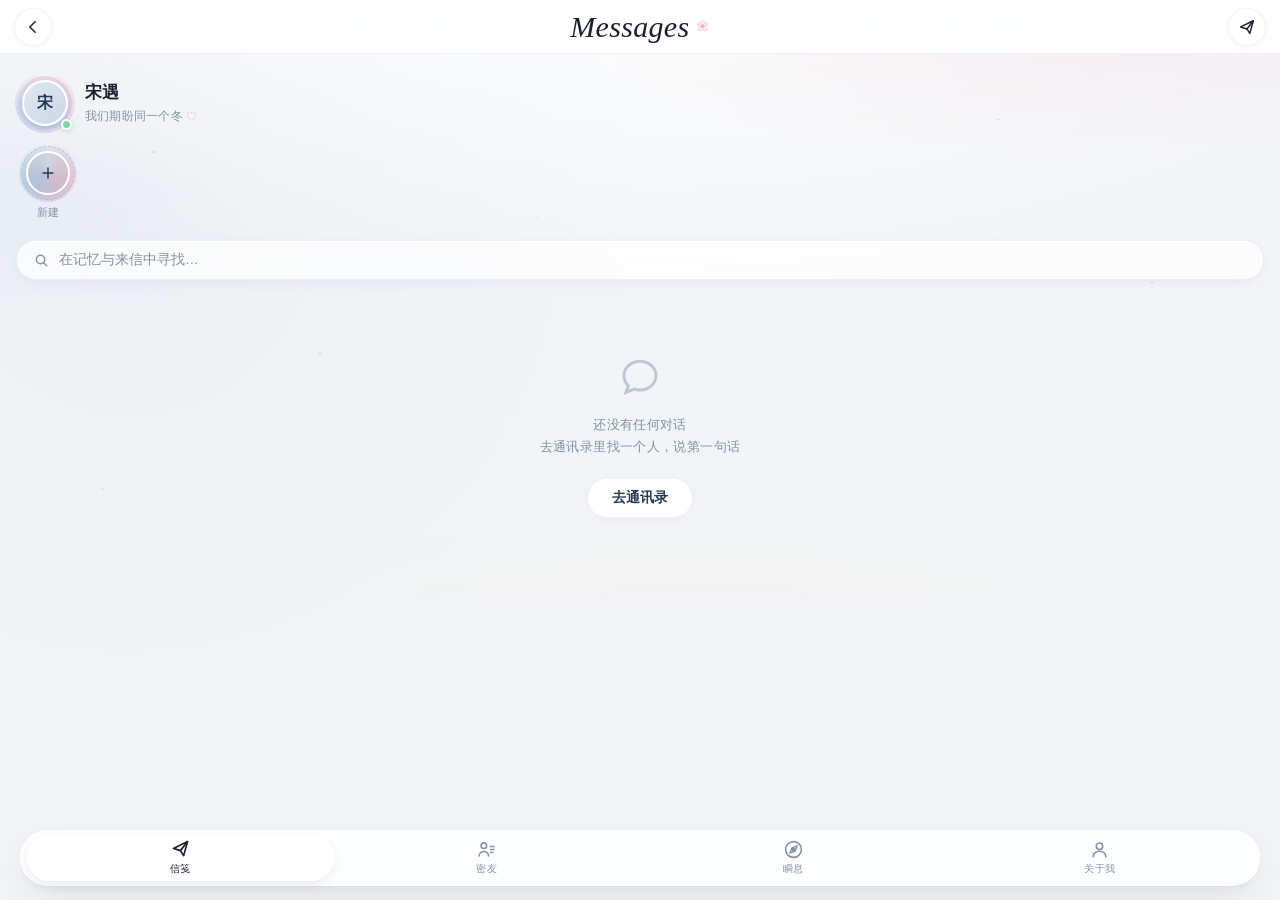
<file: public/chat/index.html>
<!DOCTYPE html>
<html lang="zh-CN">
<head>
<meta charset="utf-8">
<meta http-equiv="Cache-Control" content="no-cache, no-store, must-revalidate">
<meta http-equiv="Pragma" content="no-cache">
<meta http-equiv="Expires" content="0">
<meta name="viewport" content="width=device-width,initial-scale=1,maximum-scale=1,viewport-fit=cover,interactive-widget=resizes-content,user-scalable=no">
<meta name="apple-mobile-web-app-capable" content="yes">
<meta name="apple-mobile-web-app-title" content="山茶信笺">
<meta name="apple-mobile-web-app-status-bar-style" content="black-translucent">
<meta name="theme-color" content="#F4F6F9">
<title>山茶信笺 · Camellia Chat</title>
<link rel="manifest" href="manifest.json">
<link rel="apple-touch-icon" href="icon-192.png">
<link rel="stylesheet" href="style.css?v=135">
</head>
<body>

<!-- ============ 自绘细线图标库（无 emoji，全部 currentColor 描边） ============ -->
<svg id="sprite" aria-hidden="true" style="display:none">
  <symbol id="i-chat" viewBox="0 0 24 24">
    <path d="M20.5 11.7c0 4.2-3.8 7.6-8.5 7.6-1 0-1.9-.15-2.8-.43L5 20.3l1.1-3.2A7.1 7.1 0 0 1 3.5 11.7C3.5 7.5 7.3 4.1 12 4.1s8.5 3.4 8.5 7.6Z"/>
    <circle cx="8.6" cy="11.7" r=".95" fill="currentColor" stroke="none"/>
    <circle cx="12" cy="11.7" r=".95" fill="currentColor" stroke="none"/>
    <circle cx="15.4" cy="11.7" r=".95" fill="currentColor" stroke="none"/>
  </symbol>
  <symbol id="i-contacts" viewBox="0 0 24 24">
    <circle cx="9" cy="7.6" r="3.2"/>
    <path d="M3.6 19.4c0-3 2.4-5.1 5.4-5.1s5.4 2.1 5.4 5.1"/>
    <path d="M16.6 8.6h4M16.6 12h4M16.6 15.4h2.6"/>
  </symbol>
  <symbol id="i-plane" viewBox="0 0 24 24"><path d="M21.2 3.4 3.6 10.6l5.8 2.9.6 6.7 3-4.4 4.7 3.2 3.5-15.6Z"/><path d="m9.4 13.5 8.4-8.6"/></symbol>
  <symbol id="i-camera-story" viewBox="0 0 24 24"><circle cx="12" cy="12" r="9.2"/><circle cx="12" cy="12" r="6.2"/><circle cx="12" cy="12" r="3.2" fill="currentColor" stroke="none"/></symbol>
  <symbol id="i-moments" viewBox="0 0 24 24">
    <rect x="3.4" y="4.6" width="17.2" height="14.8" rx="3"/>
    <circle cx="8.9" cy="9.9" r="1.5"/>
    <path d="M4.2 16.4l4.3-3.9 3.1 2.6 3.4-3.4 4.7 4.5"/>
  </symbol>
  <symbol id="i-discover" viewBox="0 0 24 24">
    <circle cx="12" cy="12" r="9"/>
    <polygon points="16.2 7.8 13.8 13.8 7.8 16.2 10.2 10.2 16.2 7.8" fill="none" stroke="currentColor" stroke-width="1.65" stroke-linejoin="round"/>
    <circle cx="12" cy="12" r="1.2" fill="currentColor"/>
  </symbol>
  <symbol id="i-miniapp" viewBox="0 0 24 24">
    <rect x="3" y="3" width="7" height="7" rx="2"/>
    <rect x="14" y="3" width="7" height="7" rx="2"/>
    <rect x="14" y="14" width="7" height="7" rx="2"/>
    <rect x="3" y="14" width="7" height="7" rx="2"/>
  </symbol>
  <symbol id="i-me" viewBox="0 0 24 24">
    <circle cx="12" cy="8.2" r="3.7"/>
    <path d="M4.8 20.2c0-3.7 3.2-6.3 7.2-6.3s7.2 2.6 7.2 6.3"/>
  </symbol>
  <symbol id="i-back" viewBox="0 0 24 24"><path d="M14.6 5.6 8.2 12l6.4 6.4"/></symbol>
  <symbol id="i-plus" viewBox="0 0 24 24"><path d="M12 5.4v13.2M5.4 12h13.2"/></symbol>
  <symbol id="i-search" viewBox="0 0 24 24"><circle cx="10.6" cy="10.6" r="5.9"/><path d="m15.1 15.1 4.3 4.3"/></symbol>
  <symbol id="i-close" viewBox="0 0 24 24"><path d="M6.4 6.4l11.2 11.2M17.6 6.4 6.4 17.6"/></symbol>
  <symbol id="i-cam" viewBox="0 0 24 24"><path d="M3.8 8.9A2.3 2.3 0 0 1 6.1 6.6h1.7l1.1-1.9h6.2l1.1 1.9h1.7a2.3 2.3 0 0 1 2.3 2.3v6.6a2.3 2.3 0 0 1-2.3 2.3H6.1a2.3 2.3 0 0 1-2.3-2.3Z"/><circle cx="12" cy="12.1" r="3.3"/></symbol>
  <symbol id="i-wallet" viewBox="0 0 24 24"><path d="M3.6 8.4a2.4 2.4 0 0 1 2.4-2.4h11.6a2.4 2.4 0 0 1 2.4 2.4v8a2.4 2.4 0 0 1-2.4 2.4H6a2.4 2.4 0 0 1-2.4-2.4Z"/><path d="M20 10.6h-3.6a1.7 1.7 0 0 0 0 3.4H20"/></symbol>
  <symbol id="i-sticker" viewBox="0 0 24 24"><path d="M20.4 12.4A8.4 8.4 0 1 1 11.6 3.6"/><path d="M20.4 12.4H14a1.6 1.6 0 0 0-1.6 1.6v6.4"/><path d="M20.4 12.4a8.4 8.4 0 0 0-8.8-8.8"/></symbol>
  <symbol id="i-send" viewBox="0 0 24 24"><path d="M4.4 11.9 19.6 4.5l-4.2 15.2-3.5-5.4Z"/><path d="m11.9 14.3 7.7-9.8"/></symbol>
  <symbol id="i-more" viewBox="0 0 24 24"><circle cx="6" cy="12" r="1.35" fill="currentColor" stroke="none"/><circle cx="12" cy="12" r="1.35" fill="currentColor" stroke="none"/><circle cx="18" cy="12" r="1.35" fill="currentColor" stroke="none"/></symbol>
  <symbol id="i-lock" viewBox="0 0 24 24"><rect x="4.8" y="10.4" width="14.4" height="9.2" rx="2.6"/><path d="M8.4 10.4V8a3.6 3.6 0 0 1 7.2 0v2.4"/></symbol>
  <symbol id="i-gear" viewBox="0 0 24 24"><circle cx="12" cy="12" r="2.9"/><path d="M12 3.6v2.2M12 18.2v2.2M20.4 12h-2.2M5.8 12H3.6M18 6l-1.6 1.6M7.6 16.4 6 18M18 18l-1.6-1.6M7.6 7.6 6 6"/></symbol>
  <symbol id="i-heart" viewBox="0 0 24 24"><path d="M12 19.6S4.4 15.3 4.4 10.2A4.2 4.2 0 0 1 12 7.6a4.2 4.2 0 0 1 7.6 2.6c0 5.1-7.6 9.4-7.6 9.4Z"/></symbol>
  <symbol id="i-bubble" viewBox="0 0 24 24"><path d="M20 11.8c0 4-3.6 7.2-8 7.2-1 0-2-.16-2.9-.45L5 20.2l1.2-3.3A6.9 6.9 0 0 1 4 11.8C4 7.8 7.6 4.6 12 4.6s8 3.2 8 7.2Z"/></symbol>
  <symbol id="i-img" viewBox="0 0 24 24"><rect x="3.6" y="5.2" width="16.8" height="13.6" rx="2.8"/><circle cx="9" cy="10.2" r="1.4"/><path d="m4.4 16.6 4.4-4 3 2.6 3.4-3.4 4.6 4.4"/></symbol>
</svg>

<!-- ============ 启动 / 登录注册 ============ -->
<div id="boot" class="boot">
  <div class="boot-inner" style="max-width:390px;padding:10px 0;">
    <div id="boot-body" class="boot-body"></div>
  </div>
</div>

<!-- ============ 主应用 ============ -->
<div id="app" class="app hidden">
  <header class="hdr" id="hdr">
    <button class="hdr-btn" id="hdr-left" aria-label="返回"></button>
    <div class="hdr-title ins-title" id="hdr-title">微信</div>
    <button class="hdr-btn" id="hdr-right" aria-label="更多"></button>
    <div class="hdr-lace" id="hdr-lace"></div>
  </header>

  <main class="views" id="views">
    <section class="view" data-view="chat"></section>
    <section class="view hidden" data-view="contacts"></section>
    <section class="view hidden" data-view="discover"></section>
    <section class="view hidden" data-view="moments"></section>
    <section class="view hidden" data-view="me"></section>
  </main>

  <div class="tabbar-lace"></div>
  <nav class="tabbar" id="tabbar">
    <button class="tab active" data-tab="chat"><svg class="ti"><use href="#i-send"></use></svg><span>信笺</span></button>
    <button class="tab" data-tab="contacts"><svg class="ti"><use href="#i-contacts"></use></svg><span>密友</span></button>
    <button class="tab" data-tab="discover"><svg class="ti"><use href="#i-discover"></use></svg><span>瞬息</span></button>
    <button class="tab" data-tab="me"><svg class="ti"><use href="#i-me"></use></svg><span>关于我</span></button>
  </nav>
</div>

<!-- ============ 通用弹层 ============ -->
<div id="sheet-wrap" class="sheet-wrap hidden">
  <div class="sheet-mask" id="sheet-mask"></div>
  <div class="sheet" id="sheet"></div>
</div>
<div id="pane-wrap" class="pane-wrap hidden">
  <div class="pane" id="pane"></div>
</div>
<!-- 独立的二级子页面面板（面具、钱包、收藏等完整单开页面，无下半栏弹窗） -->
<div id="subpane-wrap" class="pane-wrap hidden" style="z-index:60;">
  <div class="pane" id="subpane"></div>
</div>
<div id="toast" class="toast"></div>

<script src="app.js?v=142"></script>
<script src="petals.js?v=2"></script>
</body>
</html>
</file>
<file: chat/style.css>
/* ================================================================
   山茶信笺 · Camellia Chat  (v3.0 INS + 文艺手作全景重构)
   设计语言：极简 INS 悬浮跑道 / 月白微光磨砂 / 墨玉深蓝 / 亲密诗性
   陈愿手作
   ================================================================ */

:root {
  --bg:           #F2F5F8;
  --bg-subtle:    #E9EEF4;
  --card:         #FFFFFF;
  --card-glass:   rgba(255, 255, 255, 0.86);
  --card-subtle:  rgba(244, 247, 251, 0.78);
  
  --text:         #182230;
  --text-2:       #4E5D70;
  --text-3:       #8392A5;
  --text-4:       #B2BFCE;
  
  --accent:       #273B56;       /* 墨玉深蓝 */
  --accent-2:     #426189;       /* 霁蓝 */
  --accent-soft:  rgba(39, 59, 86, 0.08);
  --accent-pill:  rgba(39, 59, 86, 0.06);
  --silver:       #D3DDE8;
  --tea:          #F5F2EB;
  --warn:         #C65353;
  --green:        #457B63;

  /* 气泡色 */
  --bubble-them:      #FFFFFF;
  --bubble-them-text: #1A2432;
  --bubble-me:        #1E2C3D;   /* 墨玉蓝黑 */
  --bubble-me-text:   #FFFFFF;
  
  --line:         rgba(24, 34, 48, 0.06);
  --line-soft:    rgba(24, 34, 48, 0.035);
  --line-strong:  rgba(24, 34, 48, 0.10);
  
  --r-pill:       999px;
  --r-xl:         24px;
  --r-lg:         18px;
  --r-md:         14px;
  --r-sm:         9px;
  
  --shadow-sm:    0 2px 8px -2px rgba(24, 36, 52, 0.05);
  --shadow-md:    0 8px 24px -6px rgba(24, 36, 52, 0.08), 0 2px 6px -1px rgba(24, 36, 52, 0.03);
  --shadow-float: 0 12px 36px -10px rgba(24, 36, 52, 0.14), 0 3px 10px -2px rgba(24, 36, 52, 0.04);
  --shadow-pop:   0 20px 48px -12px rgba(24, 36, 52, 0.22);
  
  --safe-t: env(safe-area-inset-top, 0px);
  --safe-b: env(safe-area-inset-bottom, 0px);
}

html[data-theme="midnight"] {
  --bg:           #0E131A;
  --bg-subtle:    #141B24;
  --card:         #18202B;
  --card-glass:   rgba(24, 32, 43, 0.85);
  --card-subtle:  rgba(20, 27, 36, 0.78);
  
  --text:         #F0F4F9;
  --text-2:       #A1B0C2;
  --text-3:       #6D7D90;
  --text-4:       #455364;
  
  --accent:       #80A5D4;
  --accent-2:     #9ABAE3;
  --accent-soft:  rgba(128, 165, 212, 0.14);
  --accent-pill:  rgba(128, 165, 212, 0.10);
  --silver:       #364253;
  --tea:          #242D39;
  
  --bubble-them:      #1F2937;
  --bubble-them-text: #EBF1F7;
  --bubble-me:        #2B3E56;
  --bubble-me-text:   #FFFFFF;
  
  --line:         rgba(255, 255, 255, 0.07);
  --line-soft:    rgba(255, 255, 255, 0.04);
  --line-strong:  rgba(255, 255, 255, 0.12);
  
  --shadow-sm:    0 2px 8px -2px rgba(0, 0, 0, 0.35);
  --shadow-md:    0 8px 24px -6px rgba(0, 0, 0, 0.50);
  --shadow-float: 0 12px 36px -10px rgba(0, 0, 0, 0.65);
  --shadow-pop:   0 20px 48px -12px rgba(0, 0, 0, 0.80);
}

/* ---------------- 基础设置 ---------------- */
* { margin:0; padding:0; box-sizing:border-box; -webkit-tap-highlight-color:transparent; }
html, body { height:100%; overflow:hidden; }
body {
  font-family: -apple-system, "SF Pro Text", "PingFang SC", "Helvetica Neue", sans-serif;
  background: var(--bg);
  color: var(--text);
  -webkit-font-smoothing: antialiased;
  font-size: 15px;
  line-height: 1.45;
  transition: background .25s ease, color .25s ease;
  user-select: none;
  -webkit-user-select: none;
}
button, input, textarea { font:inherit; color:inherit; border:none; background:none; outline:none; }
button { cursor:pointer; }
.hidden { display:none !important; }
::-webkit-scrollbar { width:0; height:0; display:none; }

/* ---------------- 主框架 App Shell ---------------- */
.app {
  position: fixed; inset: 0;
  display: flex; flex-direction: column;
  background: var(--bg);
  background-image:
    radial-gradient(120% 70% at 50% -10%, #FFFFFF 0%, transparent 60%),
    radial-gradient(circle at 10% 25%, rgba(66, 97, 137, 0.03) 0%, transparent 40%);
}
html[data-theme="midnight"] .app {
  background-image:
    radial-gradient(120% 70% at 50% -10%, #202A38 0%, transparent 60%);
}

/* ---------------- 顶栏 Header (INS 悬浮毛玻璃) ---------------- */
.hdr {
  position: relative; z-index: 30; flex: 0 0 auto;
  padding-top: var(--safe-t);
  height: calc(54px + var(--safe-t));
  display: flex; align-items: center; justify-content: space-between;
  padding-left: 14px; padding-right: 14px;
  background: var(--card-glass);
  -webkit-backdrop-filter: blur(24px) saturate(180%);
  backdrop-filter: blur(24px) saturate(180%);
  border-bottom: 1px solid var(--line);
}
.hdr-btn {
  width: 38px; height: 38px; border-radius: 50%;
  display: flex; align-items: center; justify-content: center;
  color: var(--text);
  background: var(--card);
  box-shadow: var(--shadow-sm);
  border: 1px solid var(--line);
  transition: transform .15s, opacity .15s, background .15s;
}
.hdr-btn svg { width: 19px; height: 19px; fill:none; stroke:currentColor; stroke-width:1.8; stroke-linecap:round; stroke-linejoin:round; }
.hdr-btn:active { transform: scale(0.92); opacity: 0.85; }

.hdr-title {
  font-size: 16.5px; font-weight: 600;
  letter-spacing: 0.04em; color: var(--text);
  text-align: center;
}
.hdr-lace { display:none !important; }

/* ---------------- 底部悬浮胶囊 Tabbar ---------------- */
.tabbar-lace { display:none !important; }
.tabbar {
  position: fixed;
  bottom: calc(14px + var(--safe-b));
  left: 20px; right: 20px;
  height: 56px;
  border-radius: var(--r-pill);
  background: var(--card-glass);
  -webkit-backdrop-filter: blur(28px) saturate(200%);
  backdrop-filter: blur(28px) saturate(200%);
  border: 1px solid rgba(255, 255, 255, 0.7);
  box-shadow: var(--shadow-float);
  display: flex; align-items: center; justify-content: space-around;
  padding: 4px 6px;
  z-index: 40;
}
html[data-theme="midnight"] .tabbar {
  border: 1px solid rgba(255, 255, 255, 0.10);
  box-shadow: var(--shadow-float);
}

.tab {
  flex: 1; height: 100%;
  border-radius: var(--r-pill);
  display: flex; flex-direction: column; align-items: center; justify-content: center; gap: 2px;
  color: var(--text-3);
  position: relative;
  transition: all .22s cubic-bezier(0.2, 0.9, 0.3, 1.2);
}
.tab .ti {
  width: 21px; height: 21px;
  fill: none; stroke: currentColor; stroke-width: 1.8;
  stroke-linecap: round; stroke-linejoin: round;
  transition: transform .22s ease;
}
.tab span {
  font-size: 10px; font-weight: 500;
  letter-spacing: 0.03em;
}
.tab.active {
  color: var(--text);
  background: rgba(255, 255, 255, 0.95);
  box-shadow: 0 4px 14px -3px rgba(24, 36, 52, 0.12);
}
html[data-theme="midnight"] .tab.active {
  background: rgba(255, 255, 255, 0.12);
  color: #FFFFFF;
  box-shadow: 0 4px 14px -3px rgba(0, 0, 0, 0.4);
}
.tab.active .ti { transform: translateY(-1px) scale(1.06); }
.tab .badge {
  position: absolute; top: 5px; right: calc(50% - 16px);
  min-width: 15px; height: 15px; padding: 0 4px;
  border-radius: var(--r-pill);
  background: #E05252; color: #fff;
  font-size: 9px; line-height: 15px; text-align: center; font-weight: 600;
  box-shadow: 0 2px 6px rgba(224, 82, 82, 0.4);
}

/* ---------------- 视图容器 ---------------- */
.views {
  flex: 1 1 auto;
  overflow-y: auto;
  -webkit-overflow-scrolling: touch;
  padding-bottom: calc(88px + var(--safe-b));
}
.view { padding: 14px 16px 20px; }

/* ---------------- 全局圆头像 (Round Avatar) ---------------- */
.av {
  width: 44px; height: 44px; border-radius: 50% !important;
  background: linear-gradient(135deg, #DEE7F0 0%, #CCD9E8 100%);
  color: var(--accent);
  display: flex; align-items: center; justify-content: center;
  font-weight: 600; font-size: 15px;
  flex: 0 0 auto; overflow: hidden;
  box-shadow: 0 2px 8px -2px rgba(24, 36, 52, 0.10);
  border: 2px solid var(--card);
}
html[data-theme="midnight"] .av {
  background: linear-gradient(135deg, #2A3648 0%, #1E2734 100%);
  border-color: var(--card);
}
.av img { width: 100%; height: 100%; object-fit: cover; }
.av.sm { width: 36px; height: 36px; font-size: 13px; }
.av.lg { width: 68px; height: 68px; font-size: 24px; }
.av.xl { width: 84px; height: 84px; font-size: 30px; }

/* ---------------- 搜索框 (INS 胶囊跑道) ---------------- */
.searchbar { padding: 4px 0 12px; }
.searchbar-in {
  height: 40px;
  border-radius: var(--r-pill);
  background: var(--card);
  border: 1px solid var(--line);
  box-shadow: var(--shadow-sm);
  display: flex; align-items: center; gap: 9px;
  padding: 0 16px;
  color: var(--text-3);
  font-size: 13.5px;
  transition: all .2s ease;
}
.searchbar-in svg {
  width: 17px; height: 17px; fill: none; stroke: currentColor; stroke-width: 2; stroke-linecap: round;
}

/* ---------------- 会话与通讯录列表 ---------------- */
.sec-title {
  font-size: 11.5px; font-weight: 600;
  color: var(--text-3); letter-spacing: 0.08em;
  padding: 12px 4px 6px; text-transform: uppercase;
}

.row {
  display: flex; align-items: center; gap: 13px;
  padding: 12px 14px;
  background: var(--card);
  border-radius: var(--r-lg);
  margin-bottom: 8px;
  border: 1px solid var(--line);
  box-shadow: var(--shadow-sm);
  transition: transform .15s ease, background .15s ease, box-shadow .15s ease;
  position: relative;
}
.row:active {
  transform: scale(0.985);
  background: var(--bg-subtle);
  box-shadow: none;
}
.row-main { flex: 1 1 auto; min-width: 0; }
.row-top { display: flex; align-items: center; justify-content: space-between; margin-bottom: 3px; }
.row-name {
  font-size: 15px; font-weight: 600;
  color: var(--text); letter-spacing: 0.01em;
}
.row-time { font-size: 11px; color: var(--text-4); font-weight: 500; }
.row-sub {
  font-size: 13px; color: var(--text-3);
  white-space: nowrap; overflow: hidden; text-overflow: ellipsis;
  letter-spacing: 0.01em;
}

/* ---------------- 聊天全景面板 (Chat Pane) ---------------- */
.pane-wrap { position: fixed; inset: 0; z-index: 50; }
.pane {
  position: absolute; inset: 0;
  background: var(--bg);
  display: flex; flex-direction: column;
}
.pane.anim { animation: paneSlideIn .28s cubic-bezier(0.16, 1, 0.3, 1); }
@keyframes paneSlideIn {
  from { transform: translateX(100%); }
  to { transform: none; }
}
/* 子页面直开直关：无任何过渡动效 */
#subpane-wrap .pane.anim,
#subpane-wrap .pane.anim-out {
  animation: none !important;
  transform: none !important;
}

/* 聊天面板顶部 Header */
.pane > .hdr.chat-ins-hdr {
  position: absolute; top: 0; left: 0; right: 0;
  z-index: 30;
  background: var(--card-glass);
  -webkit-backdrop-filter: blur(28px) saturate(200%);
  backdrop-filter: blur(28px) saturate(200%);
  border-bottom: 1px solid var(--line);
  padding: calc(var(--safe-t) + 6px) 14px 6px;
  height: calc(72px + var(--safe-t));
  display: flex; align-items: center; justify-content: space-between;
}
.chat-hdr-center {
  display: flex; flex-direction: column; align-items: center; justify-content: center;
  flex: 1; min-width: 0; padding: 0 10px;
}
/* INS 风格加大版情侣双头像 */
.chat-hdr-avatar-pair.ins-lg-pair {
  display: flex; align-items: center; justify-content: center;
  margin-bottom: 3px; cursor: pointer; transition: transform .18s ease;
}
.chat-hdr-avatar-pair.ins-lg-pair:active { transform: scale(0.94); }
.chat-hdr-avatar-pair.ins-lg-pair .av {
  width: 44px; height: 44px; border-radius: 50%;
  border: 2.2px solid rgba(255, 255, 255, 0.95);
  box-shadow: 0 4px 12px rgba(20, 32, 48, 0.12);
}
html[data-theme="midnight"] .chat-hdr-avatar-pair.ins-lg-pair .av {
  border-color: rgba(30, 42, 58, 0.9);
  box-shadow: 0 4px 12px rgba(0, 0, 0, 0.4);
}
.chat-hdr-avatar-pair.ins-lg-pair .av + .av { margin-left: -14px; }
.chat-hdr-title-row {
  display: flex; align-items: center; gap: 4px;
}
.chat-hdr-title {
  font-size: 13px; font-weight: 600; color: var(--text);
  letter-spacing: 0.02em;
}
.chat-hdr-arrow { color: var(--text-4); font-size: 12px; font-weight: 500; }

/* 时间感知开关 (Toggle Switch) */
.tg-switch {
  width: 46px;
  height: 27px;
  flex: 0 0 46px;
  border-radius: 999px;
  border: 1px solid var(--line-strong);
  background: var(--bg-subtle);
  position: relative;
  cursor: pointer;
  transition: background .18s ease, border-color .18s ease;
  padding: 0;
}
.tg-switch .tg-knob {
  position: absolute;
  top: 2px; left: 2px;
  width: 21px; height: 21px;
  border-radius: 50%;
  background: #FFFFFF;
  box-shadow: 0 1px 4px rgba(0,0,0,0.18);
  transition: transform .18s cubic-bezier(0.16, 1, 0.3, 1);
}
.tg-switch.on {
  background: var(--accent);
  border-color: var(--accent);
}
.tg-switch.on .tg-knob {
  transform: translateX(19px);
}

/* ---------- 双人头像装饰：柔光渐变环 + 叠处爱心徽章 + 山茶花瓣飘落 ---------- */
/* 顶部双人头像重叠版角色卡片（独立居中布局，不借用聊天顶栏绝对定位样式） */
.cs-duo-avatars {
  position: relative;
  display: flex;
  align-items: center;
  justify-content: center;
  margin-bottom: 10px;
}
.cs-duo-avatars .chat-big-av {
  width: 62px; height: 62px;
}
.duo-deco .chat-big-av::before {
  content: '';
  position: absolute;
  inset: -5px;
  border-radius: 50%;
  z-index: -1;
  background: conic-gradient(from 0deg,
    rgba(173, 200, 232, 0.55), rgba(255, 214, 224, 0.55),
    rgba(255, 236, 200, 0.45), rgba(173, 200, 232, 0.55));
  animation: duoHaloSpin 7s linear infinite, duoHaloBreath 3.6s ease-in-out infinite;
  filter: blur(2.5px);
}
@keyframes duoHaloSpin {
  to { transform: rotate(360deg); }
}
@keyframes duoHaloBreath {
  0%, 100% { opacity: 0.55; }
  50% { opacity: 1; }
}

/* 叠处爱心徽章：两头像交叠处一枚呼吸发光的小爱心 */
.duo-heart-badge {
  position: absolute;
  left: 50%; top: 50%;
  transform: translate(-50%, -50%);
  width: 24px; height: 24px;
  z-index: 9;
  border-radius: 50%;
  background: linear-gradient(135deg, #FFC9D6, #FF9FB4);
  box-shadow: 0 0 0 2.5px #FFFFFF, 0 2px 8px rgba(255, 130, 160, 0.45);
  display: flex; align-items: center; justify-content: center;
  animation: duoHeartBeat 1.8s ease-in-out infinite;
}
.duo-heart-badge svg {
  width: 13px; height: 13px;
  color: #FFFFFF;
  filter: drop-shadow(0 1px 2px rgba(255, 120, 150, 0.5));
}
@keyframes duoHeartBeat {
  0%, 100% { transform: translate(-50%, -50%) scale(1); }
  14% { transform: translate(-50%, -50%) scale(1.22); }
  28% { transform: translate(-50%, -50%) scale(1); }
  42% { transform: translate(-50%, -50%) scale(1.14); }
  56% { transform: translate(-50%, -50%) scale(1); }
}

/* 山茶花瓣 + 小星星：绝对定位覆盖在头像两侧，不挤占文档流 */
.duo-petals {
  position: absolute;
  inset: -10px 0 auto 0;
  height: 130px;
  pointer-events: none;
  z-index: 8;
}
.duo-petal, .duo-star {
  position: absolute;
  top: 0;
  font-size: 11px;
  color: #F3B9C8;
  text-shadow: 0 1px 3px rgba(255, 170, 195, 0.35);
  opacity: 0;
  animation: duoFall 6s linear infinite;
}
.duo-petal.d1 { left: 12%;  font-size: 13px; animation-delay: 0s; }
.duo-petal.d2 { left: 48%;  font-size: 10px; animation-delay: 2.2s; color: #C9D8EE; }
.duo-petal.d3 { left: 82%;  font-size: 12px; animation-delay: 4.1s; }
.duo-star {
  color: #D9C9F0;
  text-shadow: 0 0 4px rgba(200, 180, 240, 0.5);
  animation: duoTwinkle 4s ease-in-out infinite;
}
.duo-star.s1 { left: 30%; top: 6px; animation-delay: 1.2s; }
.duo-star.s2 { left: 66%; top: 12px;  animation-delay: 3s; font-size: 9px; }
@keyframes duoFall {
  0%   { transform: translate(0, -4px) rotate(0deg); opacity: 0; }
  12%  { opacity: 0.85; }
  50%  { transform: translate(6px, 26px) rotate(140deg); opacity: 0.7; }
  85%  { opacity: 0.4; }
  100% { transform: translate(-4px, 58px) rotate(280deg); opacity: 0; }
}
@keyframes duoTwinkle {
  0%, 100% { opacity: 0; transform: scale(0.6); }
  50% { opacity: 0.9; transform: scale(1.15); }
}

/* 深色主题配套 */
html[data-theme="midnight"] .duo-petal { color: #E8A9BC; }
html[data-theme="midnight"] .duo-star { color: #C7B8EA; }
html[data-theme="midnight"] .duo-deco .chat-big-av::before {
  background: conic-gradient(from 0deg,
    rgba(120, 150, 200, 0.5), rgba(210, 150, 175, 0.5),
    rgba(200, 170, 110, 0.4), rgba(120, 150, 200, 0.5));
}

/* ---------------- 独立全屏二级子页面结构 ---------------- */
.subpage-hdr {
  position: absolute; top: 0; left: 0; right: 0;
  z-index: 30;
  background: var(--card-glass);
  -webkit-backdrop-filter: blur(28px) saturate(200%);
  backdrop-filter: blur(28px) saturate(200%);
  border-bottom: 1px solid var(--line);
}
.subpage-body {
  flex: 1 1 auto;
  overflow-y: auto;
  -webkit-overflow-scrolling: touch;
  padding: calc(64px + var(--safe-t)) 16px calc(24px + var(--safe-b));
  display: flex; flex-direction: column;
}

/* 聊天主体流 */
.chat-body {
  flex: 1 1 auto;
  overflow-y: auto;
  -webkit-overflow-scrolling: touch;
  padding: 6px 16px calc(86px + var(--safe-b));
  display: flex; flex-direction: column;
  background-color: var(--bg);
  background-image:
    radial-gradient(120% 70% at 50% 0%, rgba(255, 255, 255, 0.95) 0%, transparent 60%),
    radial-gradient(circle at 80% 40%, rgba(39, 59, 86, 0.025) 0%, transparent 35%);
  transition: background-image .25s ease;
  border-radius: 22px 22px 0 0;
  position: relative;
  z-index: 10;
}
.chat-body.has-custom-bg {
  position: relative;
}
.chat-body.has-custom-bg::before {
  content: ''; position: absolute; inset: 0;
  background: rgba(255, 255, 255, 0.35);
  backdrop-filter: blur(1.5px);
  pointer-events: none; z-index: 1;
}
html[data-theme="midnight"] .chat-body.has-custom-bg::before {
  background: rgba(18, 22, 30, 0.55);
}
.chat-body.has-custom-bg > * { position: relative; z-index: 2; }
html[data-theme="midnight"] .chat-body {
  background-image:
    radial-gradient(120% 70% at 50% 0%, rgba(30, 42, 58, 0.3) 0%, transparent 60%);
}

/* 顶部情侣微语 (INS Subtitle & Tags) */
.chat-intro-banner {
  display: flex; flex-direction: column; align-items: center;
  padding: 10px 0 20px;
  text-align: center;
}
.chat-intro-quote {
  font-size: 12.5px; color: var(--text-3);
  letter-spacing: 0.04em; margin-bottom: 12px;
  font-style: normal;
}
.chat-intro-tags {
  display: flex; align-items: center; justify-content: center;
  gap: 8px; flex-wrap: wrap;
}
.chat-intro-tag {
  font-size: 11px; color: var(--text-3);
  background: var(--card);
  padding: 4px 12px; border-radius: var(--r-pill);
  border: 1px solid var(--line);
  box-shadow: var(--shadow-sm);
  letter-spacing: 0.02em;
}

/* 日期分隔居中药丸 */
.msg-day {
  align-self: center;
  font-size: 11px; font-weight: 500;
  color: var(--text-3);
  background: var(--card-subtle);
  border: 1px solid var(--line);
  padding: 4px 14px;
  border-radius: var(--r-pill);
  margin: 16px 0 14px;
  letter-spacing: 0.06em;
  box-shadow: var(--shadow-sm);
}

/* 居中拍一拍 (Poke Chip) */
.msg-poke-center {
  display: flex; justify-content: center;
  margin: 10px 0 8px; width: 100%;
}
.msg-poke-chip {
  display: inline-flex; align-items: center; gap: 5px;
  font-size: 11.5px; color: var(--text-3);
  background: var(--card-subtle);
  border: 1px solid var(--line);
  padding: 4px 14px;
  border-radius: var(--r-pill);
  box-shadow: var(--shadow-sm);
  letter-spacing: 0.03em;
}

/* ---------------- 消息项架构与组化 ---------------- */
.msg {
  display: flex; align-items: flex-start; gap: 9px;
  margin-bottom: 12px;
  position: relative;
}
.msg.me { flex-direction: row-reverse; }
.msg-avatar-slot { flex: 0 0 36px; display: flex; justify-content: center; }
.msg .av {
  width: 36px; height: 36px;
  box-shadow: 0 2px 6px -1px rgba(24, 36, 52, 0.12);
}

/* 消息内容容器 */
.msg-content-wrap {
  display: flex; flex-direction: column;
  max-width: 74%;
}
.msg.me .msg-content-wrap { align-items: flex-end; }

/* 图三精髓：顶部小标信息 (@Me / @You) */
.msg-meta-top {
  display: flex; align-items: center; gap: 5px;
  font-size: 9.5px; color: var(--text-4);
  margin-bottom: 3.5px; padding: 0 4px;
  letter-spacing: 0.04em;
  font-family: -apple-system, BlinkMacSystemFont, "SF Pro Text", sans-serif;
}
.msg.me .msg-meta-top { flex-direction: row-reverse; }
.msg-tag-user { font-weight: 600; color: var(--text-3); }
.msg-tag-action { font-size: 8.5px; opacity: 0.75; letter-spacing: 0.06em; }

/* 气泡本体（小巧精致、灰调微圆角，带图三风格） */
.msg-bubble {
  padding: 8.5px 13px;
  font-size: 13.8px; line-height: 1.5;
  word-break: break-word; white-space: pre-wrap;
  border-radius: 17px;
  letter-spacing: 0.015em;
  position: relative;
  transition: transform .15s ease;
}

/* 对方的气泡：温柔浅灰白调 */
.msg:not(.me) .msg-bubble {
  background: #ECEFF3;
  color: #242E3D;
  border: 1px solid rgba(220, 226, 235, 0.8);
  box-shadow: 0 2px 6px rgba(18, 28, 42, 0.04);
  border-top-left-radius: 5px;
}
html[data-theme="midnight"] .msg:not(.me) .msg-bubble {
  background: #252D3A;
  color: #E2E8F0;
  border-color: rgba(255, 255, 255, 0.08);
}

/* 我发出的气泡：高级墨黑灰/深海冷灰（图三纯黑质感） */
.msg.me .msg-bubble {
  background: #181E27;
  color: #FFFFFF;
  box-shadow: 0 3px 10px -2px rgba(12, 18, 26, 0.28);
  border-top-right-radius: 5px;
  border: 1px solid rgba(255, 255, 255, 0.08);
}
html[data-theme="midnight"] .msg.me .msg-bubble {
  background: #0E1217;
  color: #F8FAFC;
  box-shadow: 0 3px 10px -2px rgba(0, 0, 0, 0.5);
  border: 1px solid rgba(255, 255, 255, 0.12);
}

/* 底部状态小注 (时间戳与未读/已读) */
.msg-meta-bottom {
  display: flex; align-items: center; gap: 5px;
  font-size: 9.5px; color: var(--text-4);
  margin-top: 3.5px; padding: 0 3px;
  letter-spacing: 0.02em;
}
.msg.me .msg-meta-bottom { justify-content: flex-end; }
.msg-time-txt { opacity: 0.8; }
.msg-read-tag {
  font-size: 9.5px; font-weight: 500;
  transition: color .2s ease;
}
.msg-read-tag.is-unread {
  color: #8E9BAE; /* 未读：灰调优雅 */
}
.msg-read-tag.is-read {
  color: #4A6B8E; /* 已读：带淡蓝温润感 */
  font-weight: 600;
}

/* ---------------- 居中弹出的复古心声邮票卡片 Modal ---------------- */
.whisper-modal-mask {
  position: fixed; inset: 0; z-index: 90;
  background: rgba(10, 16, 26, 0.48);
  -webkit-backdrop-filter: blur(8px);
  backdrop-filter: blur(8px);
  display: flex; align-items: center; justify-content: center;
  padding: 24px;
  animation: fadeIn .2s ease;
}
.whisper-stamp-card {
  width: 100%; max-width: 310px;
  background: #FCFDFE;
  border-radius: 18px;
  border: 1.5px solid rgba(220, 228, 238, 0.95);
  box-shadow: 0 16px 40px -8px rgba(15, 23, 42, 0.35);
  padding: 22px 20px 18px;
  position: relative;
  overflow: hidden;
  animation: scalePopIn .24s cubic-bezier(0.16, 1, 0.3, 1);
}
@keyframes scalePopIn {
  from { transform: scale(0.92); opacity: 0; }
  to { transform: scale(1); opacity: 1; }
}
html[data-theme="midnight"] .whisper-stamp-card {
  background: #1A222F;
  border-color: rgba(255, 255, 255, 0.12);
  box-shadow: 0 16px 40px -8px rgba(0, 0, 0, 0.6);
}
.whisper-stamp-card::before {
  content: ''; position: absolute;
  top: 0; left: 0; right: 0; height: 5px;
  background-image: radial-gradient(circle at 6px 0, transparent 3.5px, #8EB4D6 4px, transparent 4.5px);
  background-size: 12px 5px;
  opacity: 0.8;
}
.wsc-hdr {
  display: flex; align-items: center; justify-content: space-between;
  margin-bottom: 14px;
}
.wsc-badge {
  font-size: 10.5px; font-weight: 700; color: #5B82A6;
  letter-spacing: 0.08em; text-transform: uppercase;
}
html[data-theme="midnight"] .wsc-badge { color: #93C5FD; }
.wsc-date { font-size: 11px; color: var(--text-4); font-weight: 500; }
.wsc-content {
  font-size: 14.5px; line-height: 1.6;
  color: #1E293B; letter-spacing: 0.02em;
  padding: 10px 0 16px;
  min-height: 54px;
  word-break: break-word;
}
html[data-theme="midnight"] .wsc-content { color: #F1F5F9; }
.wsc-ftr {
  display: flex; align-items: center; justify-content: space-between;
  padding-top: 12px;
  border-top: 1px dashed rgba(220, 228, 238, 0.9);
  font-size: 11px; color: var(--text-3);
}
html[data-theme="midnight"] .wsc-ftr {
  border-top-color: rgba(255, 255, 255, 0.1);
}
.wsc-close-btn {
  width: 100%; margin-top: 16px; padding: 10px;
  border-radius: var(--r-pill); background: var(--accent-soft);
  color: var(--accent); font-size: 13px; font-weight: 600;
  border: none; cursor: pointer; text-align: center;
}
.wsc-close-btn:active { opacity: 0.85; }
.msg-img {
  max-width: 200px;
  border-radius: 18px;
  overflow: hidden;
  border: 1px solid var(--line);
  box-shadow: var(--shadow-sm);
}
.msg-img img { width: 100%; display: block; }

.msg-sticker {
  width: 108px; height: 108px;
  object-fit: contain;
  filter: drop-shadow(0 6px 12px rgba(24, 36, 52, 0.15));
}

/* 转账卡片（黄圆金钱包图标 + 纯白高颜值圆角白卡） */
.tr-bubble {
  padding: 0 !important;
  border-radius: 20px !important;
  overflow: hidden;
  min-width: 216px;
  max-width: 280px;
  border: 1px solid rgba(226, 232, 240, 0.8) !important;
  box-shadow: 0 4px 16px rgba(15, 23, 42, 0.06) !important;
  background: #FFFFFF !important;
}
html[data-theme="midnight"] .tr-bubble {
  background: #1E2532 !important;
  border: 1px solid rgba(255, 255, 255, 0.1) !important;
  box-shadow: 0 4px 16px rgba(0, 0, 0, 0.4) !important;
}
.msg.me .tr-bubble,
.msg:not(.me) .tr-bubble {
  background: #FFFFFF !important;
  color: #1E293B !important;
}
html[data-theme="midnight"] .msg.me .tr-bubble,
html[data-theme="midnight"] .msg:not(.me) .tr-bubble {
  background: #1E2532 !important;
  color: #F8FAFC !important;
}
.tr-card-body {
  padding: 14px 18px;
  display: flex; align-items: center; gap: 14px;
}
.tr-card-icon {
  width: 44px; height: 44px; border-radius: 50%;
  display: flex; align-items: center; justify-content: center;
  background: linear-gradient(135deg, #FFF1D6 0%, #FFE29A 100%);
  color: #8C6108;
  box-shadow: 0 2px 8px rgba(230, 162, 60, 0.22);
  flex: 0 0 auto;
}
.tr-card-icon svg { width: 22px; height: 22px; stroke: currentColor; fill: none; stroke-width: 2; }
.tr-card-title { font-size: 13px; color: #64748B; font-weight: 500; }
html[data-theme="midnight"] .tr-card-title { color: #94A3B8; }
.tr-card-amt { font-size: 22px; font-weight: 700; color: #0F172A; margin-top: 2px; letter-spacing: -0.02em; }
html[data-theme="midnight"] .tr-card-amt { color: #FFFFFF; }
.tr-bubble.is-accepted .tr-card-icon {
  background: linear-gradient(135deg, #E6F4EA 0%, #CEEAD6 100%);
  color: #137333;
  box-shadow: 0 2px 8px rgba(30, 142, 62, 0.2);
}
.tr-bubble.is-refunded .tr-card-icon {
  background: linear-gradient(135deg, #F1F3F4 0%, #E8EAED 100%);
  color: #80868B;
  box-shadow: none;
}
.tr-bubble.is-refunded .tr-card-amt {
  opacity: 0.65;
  text-decoration: line-through;
}
.tr-card-note {
  padding: 8px 18px 10px;
  background: #F8FAFC;
  border-top: 1px dashed rgba(226, 232, 240, 0.9);
  font-size: 11.5px; color: #64748B;
}
html[data-theme="midnight"] .tr-card-note {
  background: #181E29;
  border-top-color: rgba(255, 255, 255, 0.08);
  color: #94A3B8;
}
.tr-card-title { font-size: 12px; color: var(--text-3); font-weight: 500; }
.tr-card-amt { font-size: 20px; font-weight: 700; color: var(--text); margin-top: 2px; }
.tr-card-note {
  padding: 8px 16px;
  background: var(--bg-subtle);
  border-top: 1px dashed var(--line-strong);
  font-size: 11.5px; color: var(--text-3);
}

/* ---------------- 底部悬浮输入栏 (INS Floating Input Pill) ---------------- */
.chat-input {
  position: absolute;
  bottom: calc(12px + var(--safe-b));
  left: 14px; right: 14px;
  z-index: 35;
  background: var(--card-glass);
  -webkit-backdrop-filter: blur(28px) saturate(200%);
  backdrop-filter: blur(28px) saturate(200%);
  border-radius: var(--r-pill);
  border: 1px solid rgba(255, 255, 255, 0.75);
  box-shadow: var(--shadow-float);
  padding: 6px 8px;
  display: flex; align-items: center; gap: 8px;
}
html[data-theme="midnight"] .chat-input {
  border: 1px solid rgba(255, 255, 255, 0.12);
}

.ci-btn {
  width: 36px; height: 36px; border-radius: 50%;
  display: flex; align-items: center; justify-content: center;
  color: var(--text-2);
  background: var(--card);
  border: 1px solid var(--line);
  box-shadow: var(--shadow-sm);
  flex: 0 0 auto;
  transition: transform .15s ease, opacity .15s ease;
}
.ci-btn svg { width: 20px; height: 20px; stroke: currentColor; fill: none; stroke-width: 2; stroke-linecap: round; }
.ci-btn:active { transform: scale(0.92); }

.ci-field {
  flex: 1 1 auto;
  background: transparent;
  padding: 8px 6px;
  font-size: 14.5px; line-height: 1.4;
  color: var(--text);
  max-height: 90px; overflow-y: auto;
}
.ci-field:empty::before {
  content: attr(data-ph);
  color: var(--text-4);
  letter-spacing: 0.02em;
}

.ci-reply-btn {
  height: 34px; padding: 0 12px;
  border-radius: var(--r-pill);
  background: var(--accent-soft);
  color: var(--accent);
  font-size: 12.5px; font-weight: 600;
  display: flex; align-items: center; gap: 4px;
  border: 1px solid rgba(39, 59, 86, 0.12);
  flex: 0 0 auto;
  transition: transform .15s ease, background .15s ease;
}
.ci-reply-btn svg { width: 13px; height: 13px; stroke-width: 2.2; }
.ci-reply-btn:active { transform: scale(0.92); }

.ci-send {
  width: 36px; height: 36px; border-radius: 50%;
  background: var(--accent);
  color: #FFFFFF;
  display: flex; align-items: center; justify-content: center;
  box-shadow: 0 4px 12px -2px rgba(39, 59, 86, 0.4);
  flex: 0 0 auto;
  transition: transform .15s ease, opacity .2s ease;
}
.ci-send svg { width: 17px; height: 17px; stroke: currentColor; fill: none; stroke-width: 2.2; }
.ci-send:active { transform: scale(0.92); }
.ci-send.off { opacity: 0.28; pointer-events: none; }

/* 底部扩展抽屉（提升层级与向上展开） */
.drawer {
  position: absolute;
  bottom: calc(62px + var(--safe-b)); /* 位于输入框正上方展开，绝不遮挡输入栏 */
  left: 12px; right: 12px;
  background: var(--card-glass);
  -webkit-backdrop-filter: blur(28px) saturate(200%);
  backdrop-filter: blur(28px) saturate(200%);
  border: 1px solid var(--line);
  border-radius: 24px;
  box-shadow: var(--shadow-pop);
  padding: 16px 14px 14px;
  display: grid; grid-template-columns: repeat(4, 1fr);
  gap: 12px 8px;
  z-index: 50; /* 高于常规元素，确保随时点得开 */
}
.dr-item {
  display: flex; flex-direction: column; align-items: center; gap: 6px;
  color: var(--text-2);
}
.dr-ico {
  width: 52px; height: 52px; border-radius: 18px;
  background: var(--card);
  border: 1px solid var(--line);
  box-shadow: var(--shadow-sm);
  display: flex; align-items: center; justify-content: center;
  color: var(--accent);
  transition: transform .15s ease;
}
.dr-ico svg { width: 24px; height: 24px; stroke: currentColor; fill: none; stroke-width: 1.8; }
.dr-item:active .dr-ico { transform: scale(0.92); }
.dr-item span { font-size: 11px; color: var(--text-3); font-weight: 500; }

.sticker-grid {
  grid-column: 1 / -1;
  display: grid;
  grid-template-columns: repeat(4, 1fr);
  gap: 10px;
  max-height: 32vh;
  overflow-y: auto;
  padding: 4px 2px 2px;
}
.dr-sticker-cell {
  display: flex;
  flex-direction: column;
  align-items: center;
  gap: 4px;
  cursor: pointer;
}
.dr-sticker-cell img {
  width: 100%;
  aspect-ratio: 1;
  object-fit: contain;
  border-radius: 14px;
  background: var(--card);
  border: 1px solid var(--line);
  padding: 6px;
  transition: transform .15s ease;
}
.dr-sticker-cell:active img {
  transform: scale(0.92);
}
.dr-sticker-cell span {
  font-size: 10.5px;
  color: var(--text-3);
  max-width: 100%;
  white-space: nowrap;
  overflow: hidden;
  text-overflow: ellipsis;
}
.dr-sticker-add {
  aspect-ratio: 1;
  border-radius: 14px;
  border: 1.5px dashed var(--line-strong);
  background: var(--bg-subtle);
  display: flex;
  flex-direction: column;
  align-items: center;
  justify-content: center;
  gap: 4px;
  color: var(--text-3);
  cursor: pointer;
  transition: transform .15s ease;
}
.dr-sticker-add:active {
  transform: scale(0.92);
}
.dr-sticker-add span {
  font-size: 10.5px;
  font-weight: 500;
}

/* 独立全屏表情包管理页网格 */
.st-mgr-grid {
  display: grid;
  grid-template-columns: repeat(3, 1fr);
  gap: 12px;
}
.st-mgr-card {
  position: relative;
  background: var(--card);
  border: 1px solid var(--line);
  border-radius: 16px;
  padding: 8px 8px 7px;
  display: flex;
  flex-direction: column;
  align-items: center;
  gap: 6px;
  box-shadow: var(--shadow-sm);
}
.st-mgr-img-wrap {
  width: 100%;
  aspect-ratio: 1;
  display: flex;
  align-items: center;
  justify-content: center;
  background: var(--bg-subtle);
  border-radius: 11px;
  padding: 6px;
  cursor: pointer;
}
.st-mgr-img-wrap img {
  width: 100%;
  height: 100%;
  object-fit: contain;
}
.st-mgr-name {
  font-size: 11.5px;
  font-weight: 600;
  color: var(--text-2);
  max-width: 100%;
  white-space: nowrap;
  overflow: hidden;
  text-overflow: ellipsis;
  cursor: pointer;
  padding: 0 2px;
}
.st-mgr-del {
  position: absolute;
  top: -6px;
  right: -6px;
  width: 21px;
  height: 21px;
  border-radius: 50%;
  background: rgba(36, 44, 56, 0.85);
  color: #fff;
  border: 1.5px solid #fff;
  font-size: 13px;
  line-height: 18px;
  text-align: center;
  padding: 0;
  cursor: pointer;
}

/* 正在输入动态三点 */
.typing {
  display: flex; gap: 4px; padding: 12px 16px;
  background: var(--bubble-them); border: 1px solid var(--line);
  border-radius: 18px; border-top-left-radius: 6px; width: fit-content;
  box-shadow: var(--shadow-sm);
}
.typing i {
  width: 5px; height: 5px; border-radius: 50%;
  background: var(--text-3); animation: tp 1.25s infinite;
}
.typing i:nth-child(2) { animation-delay: .18s; }
.typing i:nth-child(3) { animation-delay: .36s; }
@keyframes tp {
  0%,60%,100% { opacity: .25; transform: translateY(0); }
  30%         { opacity: 1;   transform: translateY(-3.5px); }
}

/* ---------------- 朋友圈 (Moments) ---------------- */
.mo-cover {
  position: relative; height: 212px; overflow: hidden;
  background: linear-gradient(155deg, #4A6E9C 0%, #33507A 46%, #24374F 100%);
  border-radius: 0 0 24px 24px;
}
.mo-cover::after {
  content: ''; position: absolute; inset: 0;
  background: radial-gradient(120% 90% at 82% 8%, rgba(255,255,255,.22), transparent 62%);
}
html[data-theme="midnight"] .mo-cover {
  background: linear-gradient(155deg, #2A3A52, #1B2634 60%, #151C27);
}
.mo-cover img { width: 100%; height: 100%; object-fit: cover; display: block; }
.mo-me {
  position: absolute; right: 20px; bottom: -24px;
  display: flex; align-items: flex-end; gap: 12px;
}
.mo-me-name {
  font-size: 15px; font-weight: 600; color: #fff;
  text-shadow: 0 1px 6px rgba(0,0,0,.45); padding-bottom: 28px;
}
.mo-me .av {
  width: 64px; height: 64px; border-radius: 50%;
  border: 3px solid var(--card);
}
.mo-me-av-wrap { position: relative; cursor: pointer; }
.mo-me-av-cam {
  position: absolute; right: -2px; bottom: -2px; width: 22px; height: 22px; border-radius: 50%;
  background: var(--card); border: 1.5px solid var(--bg);
  display: flex; align-items: center; justify-content: center;
  box-shadow: 0 2px 6px rgba(0,0,0,.15);
}
.mo-me-av-cam svg { width: 12px; height: 12px; color: var(--text-2); }

.mo-feed { padding: 44px 0 0; }
.mo { display: flex; gap: 12px; padding: 16px 18px 14px; position: relative; }
.mo + .mo::before {
  content: ''; position: absolute; left: 18px; right: 18px; top: 0;
  height: 1px; background: var(--line-soft);
}
.mo .av { border-radius: 50%; }
.mo-main { flex: 1; min-width: 0; }
.mo-name { font-size: 14.5px; font-weight: 600; color: var(--accent); letter-spacing: .02em; }
.mo-text { font-size: 14.2px; color: var(--text); margin-top: 4px; line-height: 1.6; white-space: pre-wrap; word-break: break-word; }
.mo-imgs { display: grid; grid-template-columns: repeat(3,1fr); gap: 6px; margin-top: 10px; max-width: 246px; }
.mo-imgs img { width: 100%; aspect-ratio: 1; object-fit: cover; border-radius: 12px; display: block; border: 1px solid var(--line); }
.mo-imgs.one { grid-template-columns: 1fr; max-width: 200px; }
.mo-imgs.one img { aspect-ratio: 4/3; }
.mo-time { font-size: 11px; color: var(--text-4); margin-top: 8px; letter-spacing: .03em; }
.mo-bar { display: flex; align-items: center; justify-content: space-between; margin-top: 8px; }
.mo-act {
  display: flex; align-items: center; gap: 4px; font-size: 12px; color: var(--text-3);
  padding: 3px 8px; border-radius: 8px; background: var(--line-soft); cursor: pointer;
}
.mo-act.on { color: #E05252; background: rgba(224, 82, 82, 0.1); }
.mo-cmts {
  margin-top: 8px; padding: 8px 10px; background: var(--card-subtle);
  border-radius: 10px; font-size: 12.5px; line-height: 1.5;
}
.mo-cmt b { color: var(--accent); font-weight: 600; }

/* ---------------- Profile (我) —— INS 极简大名片风格 ---------------- */
.profile-big-title {
  font-size: 28px; font-weight: 700; padding: 14px 20px 10px;
  letter-spacing: .02em; color: var(--text);
}
.profile-card-top {
  display: flex; align-items: center; gap: 16px; padding: 10px 20px 20px;
}
.profile-avatar-wrap {
  position: relative; width: 84px; height: 84px; border-radius: 50%;
  flex-shrink: 0; cursor: pointer;
}
.profile-avatar-img {
  width: 100%; height: 100%; border-radius: 50%; object-fit: cover;
  border: 2.5px solid var(--card); box-shadow: 0 4px 14px rgba(0,0,0,.1); display: block;
}
.profile-avatar-fallback {
  width: 100%; height: 100%; border-radius: 50%; background: var(--accent-soft);
  color: var(--accent); display: flex; align-items: center; justify-content: center;
  font-size: 32px; font-weight: 600; border: 2.5px solid var(--card);
}
.profile-cam-badge {
  position: absolute; right: 0; bottom: 2px; width: 26px; height: 26px; border-radius: 50%;
  background: var(--card); border: 1px solid var(--line);
  display: flex; align-items: center; justify-content: center;
  box-shadow: 0 2px 8px rgba(0,0,0,.12);
}
.profile-cam-badge svg { width: 14px; height: 14px; color: var(--text-2); }

.profile-user-info { flex: 1; min-width: 0; }
.profile-nick { font-size: 22px; font-weight: 700; color: var(--text); letter-spacing: .02em; }
.profile-no { font-size: 12px; color: var(--text-3); margin-top: 4px; letter-spacing: .04em; }
.profile-sign { font-size: 12.5px; color: var(--text-3); margin-top: 6px; line-height: 1.4; }

.profile-actions-row {
  display: flex; gap: 12px; padding: 0 20px 18px;
}
.profile-pill-btn {
  flex: 1; padding: 11px 0; border-radius: var(--r-pill); background: var(--card);
  border: 1px solid var(--line); font-size: 13.5px; font-weight: 600;
  color: var(--text); text-align: center; box-shadow: var(--shadow-sm);
  cursor: pointer; transition: background .15s, transform .15s;
}
.profile-pill-btn:active { background: var(--bg-subtle); transform: scale(.98); }

.profile-menu-card {
  margin: 0 20px 20px; background: var(--card); border-radius: 24px;
  border: 1px solid var(--line); box-shadow: var(--shadow-sm); overflow: hidden;
}
.profile-menu-item {
  display: flex; align-items: center; gap: 14px; padding: 15px 18px; position: relative; cursor: pointer;
  transition: background .15s;
}
.profile-menu-item:active { background: var(--bg-subtle); }
.profile-menu-item + .profile-menu-item::before {
  content: ''; position: absolute; left: 52px; right: 18px; top: 0; height: 1px; background: var(--line-soft);
}
.profile-menu-icon {
  width: 22px; height: 22px; display: flex; align-items: center; justify-content: center;
  color: var(--text); flex-shrink: 0;
}
.profile-menu-icon svg { width: 19px; height: 19px; }
.profile-menu-label { font-size: 14.5px; font-weight: 500; color: var(--text); flex: 1; }
.profile-menu-extra { font-size: 13px; color: var(--text-3); }
.profile-menu-arrow { font-size: 17px; color: var(--text-4); font-weight: 300; }

/* 账号切换列表 */
.acc-switch-list { display: flex; flex-direction: column; gap: 8px; }
.acc-switch-item {
  display: flex; align-items: center; gap: 12px; padding: 12px 14px;
  border-radius: 16px; background: var(--card); border: 1px solid var(--line);
  cursor: pointer; transition: border-color .2s;
}
.acc-switch-item.active { border-color: var(--accent); background: var(--accent-soft); }
.acc-switch-info { flex: 1; min-width: 0; }
.acc-switch-name { font-size: 15px; font-weight: 600; color: var(--text); display: flex; align-items: center; }
.acc-cur-tag {
  font-size: 10px; padding: 1px 6px; border-radius: 4px; background: var(--accent);
  color: #fff; margin-left: 6px; font-weight: 500;
}
.acc-switch-no { font-size: 12px; color: var(--text-3); margin-top: 2px; }
.acc-switch-check { font-size: 16px; font-weight: 700; color: var(--accent); width: 20px; text-align: right; }

/* 发现页 */
.discover-wrap { padding: 14px 18px 24px; }
.discover-group {
  background: var(--card); border-radius: 22px; border: 1px solid var(--line);
  box-shadow: var(--shadow-sm); margin-bottom: 16px; overflow: hidden;
}
.discover-item {
  display: flex; align-items: center; gap: 14px; padding: 15px 18px; position: relative;
  cursor: pointer; transition: background .15s;
}
.discover-item:active { background: var(--bg-subtle); }
.discover-item + .discover-item::before {
  content: ''; position: absolute; left: 56px; right: 18px; top: 0; height: 1px; background: var(--line-soft);
}
.discover-icon {
  width: 36px; height: 36px; border-radius: 12px; display: flex; align-items: center; justify-content: center;
  color: #fff; flex-shrink: 0; box-shadow: 0 3px 8px rgba(0,0,0,.08);
}
.discover-icon svg { width: 20px; height: 20px; fill: none; stroke: currentColor; stroke-width: 1.8; stroke-linecap: round; stroke-linejoin: round; }
.discover-info { flex: 1; min-width: 0; }
.discover-title { font-size: 15px; font-weight: 600; color: var(--text); }
.discover-desc { font-size: 12px; color: var(--text-3); margin-top: 2px; }
.discover-arrow { font-size: 16px; color: var(--text-4); font-weight: 300; }

.discover-sec-hdr {
  display: flex; align-items: center; justify-content: space-between;
  padding: 4px 6px 10px; font-size: 13px; font-weight: 600; color: var(--text-3); letter-spacing: .04em;
}
.discover-add-btn {
  font-size: 12px; color: var(--accent); display: flex; align-items: center; gap: 3px;
  cursor: pointer; font-weight: 600;
}
.miniapp-grid {
  display: grid; grid-template-columns: repeat(4,1fr); gap: 12px; padding: 14px 10px;
}
.miniapp-item {
  display: flex; flex-direction: column; align-items: center; gap: 7px; cursor: pointer;
  transition: transform .15s;
}
.miniapp-item:active { transform: scale(.92); }
.miniapp-icon {
  width: 50px; height: 50px; border-radius: 16px; display: flex; align-items: center; justify-content: center;
  color: #fff; box-shadow: 0 4px 12px rgba(0,0,0,.08); position: relative;
}
.miniapp-icon svg { width: 24px; height: 24px; fill: none; stroke: currentColor; stroke-width: 1.8; }
.miniapp-name { font-size: 12px; font-weight: 500; color: var(--text); text-align: center; white-space: nowrap; overflow: hidden; text-overflow: ellipsis; width: 100%; }

/* ---------------- 启动与登录注册 ---------------- */
.boot {
  position: fixed; inset: 0; z-index: 60;
  display: flex; align-items: center; justify-content: center;
  background:
    radial-gradient(120% 70% at 50% -10%, #FFFFFF 0%, transparent 60%),
    linear-gradient(180deg,#F6F8FB 0%, var(--bg) 55%, #E9EEF4 100%);
  padding: calc(var(--safe-t) + 24px) 26px calc(var(--safe-b) + 24px);
  overflow-y: auto;
}
html[data-theme="midnight"] .boot {
  background: radial-gradient(120% 70% at 50% -10%, #202836 0%, transparent 60%), linear-gradient(180deg,#161B24,#12161E);
}
.boot-inner { width: 100%; max-width: 370px; margin: auto; text-align: center; }
.stamp-envelope {
  position: relative;
  background: var(--card);
  border-radius: 28px;
  padding: 34px 22px 24px;
  border: 1px solid var(--line);
  box-shadow: var(--shadow-pop);
}
.stamp-postmark {
  position: absolute; top: 14px; right: 16px;
  display: flex; flex-direction: column; align-items: center; pointer-events: none;
}
.stamp-badge {
  width: 46px; height: 46px; border-radius: 50%;
  border: 1.5px dashed var(--accent);
  display: flex; flex-direction: column; align-items: center; justify-content: center;
  transform: rotate(-12deg);
  background: rgba(39, 59, 86, 0.04);
}
.stamp-badge-text { font-size: 7.5px; letter-spacing: .1em; color: var(--accent); font-weight: 700; text-transform: uppercase; }
.stamp-badge-val { font-size: 12px; font-weight: 800; color: var(--accent); line-height: 1; }

.auth-title { font-size: 24px; font-weight: 700; color: var(--text); letter-spacing: .06em; margin-bottom: 20px; }
.auth-segment {
  display: flex; background: rgba(24, 36, 52, 0.06); border-radius: var(--r-pill);
  padding: 4px; margin-bottom: 20px;
}
html[data-theme="midnight"] .auth-segment { background: rgba(255,255,255,.08); }
.auth-seg-item {
  flex: 1; padding: 9px 0; border-radius: var(--r-pill); text-align: center;
  font-size: 14px; font-weight: 500; color: var(--text-3);
  cursor: pointer; transition: all .22s cubic-bezier(.2,.8,.25,1);
}
.auth-seg-item.active {
  background: var(--card); color: var(--text); font-weight: 600;
  box-shadow: 0 2px 8px rgba(0,0,0,.06);
}

.auth-card {
  background: var(--bg-subtle); border-radius: 20px; border: 1px solid var(--line);
  margin-bottom: 14px; overflow: hidden;
}
.auth-mask-card {
  padding: 14px 16px; display: flex; align-items: center; gap: 14px; cursor: pointer;
}
.auth-mask-avatar {
  width: 48px; height: 48px; border-radius: 50%; background: var(--card);
  display: flex; align-items: center; justify-content: center;
  color: var(--text-3); border: 1px solid var(--line); flex-shrink: 0; overflow: hidden;
}
.auth-mask-avatar svg { width: 24px; height: 24px; }
.auth-mask-info { flex: 1; min-width: 0; text-align: left; }
.auth-mask-title { font-size: 15px; font-weight: 600; color: var(--text); }
.auth-mask-desc { font-size: 12px; color: var(--text-3); margin-top: 2px; }
.auth-mask-action { font-size: 13px; color: var(--text-3); flex-shrink: 0; }

.auth-fields-card { padding: 2px 14px; }
.auth-input-row {
  display: flex; align-items: center; gap: 10px; padding: 13px 0; position: relative;
}
.auth-input-row + .auth-input-row { border-top: 1px solid var(--line-soft); }
.auth-input-icon {
  width: 20px; height: 20px; display: flex; align-items: center; justify-content: center;
  color: var(--text-3); flex-shrink: 0;
}
.auth-input-icon svg { width: 18px; height: 18px; }
.auth-input-label {
  font-size: 14.5px; font-weight: 600; color: var(--text); width: 48px; flex-shrink: 0; text-align: left;
}
.auth-input-field {
  flex: 1; min-width: 0; font-size: 14.5px; color: var(--text); background: transparent;
}
.auth-input-field::placeholder { color: var(--text-4); }
.auth-eye-btn {
  width: 26px; height: 26px; display: flex; align-items: center; justify-content: center;
  color: var(--text-3); cursor: pointer; flex-shrink: 0;
}
.auth-eye-btn svg { width: 18px; height: 18px; }

.auth-sms-btn {
  padding: 6px 12px; border-radius: var(--r-pill); background: var(--accent-soft);
  color: var(--accent); font-size: 12px; font-weight: 600; border: none;
  cursor: pointer; white-space: nowrap; transition: all .15s; flex-shrink: 0;
}
.auth-sms-btn:active { transform: scale(.95); opacity: .85; }
.auth-sms-btn.disabled { opacity: .5; pointer-events: none; }

.auth-policy-row {
  display: flex; align-items: center; gap: 8px; margin: 16px 4px 20px;
  font-size: 12px; color: var(--text-3); text-align: left;
}
.auth-policy-row input[type="checkbox"] { width: 16px; height: 16px; accent-color: var(--accent); cursor: pointer; }

.auth-submit-btn {
  width: 100%; padding: 14px; border-radius: var(--r-pill);
  background: var(--accent); color: #fff; font-size: 15.5px; font-weight: 600;
  letter-spacing: .04em; cursor: pointer;
  box-shadow: 0 8px 24px -6px rgba(39, 59, 86, 0.45);
  transition: transform .15s, opacity .2s;
}
.auth-submit-btn:active { transform: scale(.98); opacity: .9; }
.auth-bottom-link { text-align: center; margin-top: 16px; font-size: 13px; color: var(--text-3); cursor: pointer; }
.auth-bottom-link b { color: var(--accent); font-weight: 600; margin-left: 2px; }

/* ---------------- 通用弹层 Sheet & Toast ---------------- */
.sheet-wrap {
  position: fixed; inset: 0; z-index: 70;
  display: flex; flex-direction: column; justify-content: flex-end;
}
.sheet-mask {
  position: absolute; inset: 0; background: rgba(0, 0, 0, 0.4);
  -webkit-backdrop-filter: blur(4px); backdrop-filter: blur(4px);
}
.sheet {
  position: relative; z-index: 1;
  background: var(--card); border-radius: 28px 28px 0 0;
  padding: 12px 20px calc(24px + var(--safe-b));
  max-height: 82vh; overflow-y: auto;
  box-shadow: var(--shadow-pop);
}
.sheet.anim { animation: sheetUp .28s cubic-bezier(0.16, 1, 0.3, 1); }
@keyframes sheetUp { from { transform: translateY(100%); } to { transform: none; } }
.sheet-grip {
  width: 36px; height: 4px; border-radius: 2px; background: var(--silver);
  margin: 0 auto 16px;
}
.sheet-hd { text-align: center; margin-bottom: 16px; }
.sheet-t { font-size: 16px; font-weight: 600; color: var(--text); }
.sheet-s { font-size: 12px; color: var(--text-3); margin-top: 2px; }
.sheet-item {
  display: flex; align-items: center; gap: 12px; padding: 13px 8px;
  font-size: 15px; color: var(--text); cursor: pointer; border-radius: 12px;
  transition: background .15s;
}
.sheet-item:active { background: var(--bg-subtle); }
.sheet-item svg { width: 20px; height: 20px; stroke: currentColor; fill: none; stroke-width: 1.8; }
.sheet-item.danger { color: #E05252; }

/* 提示 Toast */
.toast {
  position: fixed; top: calc(24px + var(--safe-t)); left: 50%;
  transform: translateX(-50%) translateY(-20px);
  padding: 8px 18px; border-radius: var(--r-pill);
  background: rgba(24, 34, 48, 0.90); color: #fff;
  font-size: 13.5px; font-weight: 500;
  box-shadow: var(--shadow-md); z-index: 99;
  opacity: 0; pointer-events: none; transition: all .25s ease;
  letter-spacing: .02em;
}
.toast.show { opacity: 1; transform: translateX(-50%) translateY(0); }

/* 钱包人设相关 */
.bill { display:flex; justify-content:space-between; align-items:center; padding:12px 0; border-bottom:1px solid var(--line-soft); }
.bill-main { display:flex; flex-direction:column; gap:2px; }
.bill-t { font-size:14px; font-weight:600; color:var(--text); }
.bill-d { font-size:11px; color:var(--text-3); }
.bill-v { font-size:15px; font-weight:700; color:var(--accent); }
.wal-card {
  padding: 24px; border-radius: 24px; background: linear-gradient(135deg, #273B56 0%, #172435 100%);
  color: #fff; margin-bottom: 16px; box-shadow: var(--shadow-md);
}
.wal-label { font-size: 12px; color: rgba(255,255,255,0.7); }
.wal-amt { font-size: 32px; font-weight: 700; margin: 4px 0 16px; }
.wal-acts { display: flex; gap: 10px; }
.wal-act {
  flex: 1; padding: 10px 0; border-radius: var(--r-pill); background: rgba(255,255,255,0.15);
  text-align: center; font-size: 13.5px; font-weight: 500; cursor: pointer;
}

/* 温度滑块 */
.range-wrap { padding: 8px 2px; }
.temp-slider {
  -webkit-appearance: none; width: 100%; height: 6px; border-radius: 3px;
  background: var(--silver); outline: none;
}
.temp-slider::-webkit-slider-thumb {
  -webkit-appearance: none; width: 22px; height: 22px; border-radius: 50%;
  background: var(--accent); box-shadow: 0 2px 8px rgba(0,0,0,.2); cursor: pointer;
}

.field-input {
  width: 100%; background: var(--bg-subtle); border: 1px solid var(--line);
  border-radius: 14px; padding: 11px 14px; font-size: 14.5px; color: var(--text);
  margin-top: 6px;
}
.btn-main {
  width: 100%; padding: 13px; border-radius: var(--r-pill);
  background: var(--accent); color: #fff; font-size: 15px; font-weight: 600;
  box-shadow: 0 6px 18px -6px rgba(39, 59, 86, 0.4); margin-top: 14px;
}

/* ================================================================
   BUG FIX 补丁：svg 尺寸约束（防止图标渲染成黑色大块）
   ================================================================ */
.brand-svg{width:44px;height:44px}
.hdr-btn svg{width:20px;height:20px;fill:none;stroke:currentColor;stroke-width:1.8;stroke-linecap:round;stroke-linejoin:round}
.searchbar-in svg{width:17px;height:17px;fill:none;stroke:currentColor;stroke-width:2;stroke-linecap:round}
.empty svg{width:48px;height:48px;fill:none;stroke:currentColor;stroke-width:1.3;opacity:.45}
.ci-btn svg{width:20px;height:20px;fill:none;stroke:currentColor;stroke-width:2;stroke-linecap:round;stroke-linejoin:round}
.ci-send svg{width:17px;height:17px;fill:none;stroke:currentColor;stroke-width:2.2;stroke-linecap:round;stroke-linejoin:round}
.dr-ico svg{width:24px;height:24px;fill:none;stroke:currentColor;stroke-width:1.8;stroke-linecap:round;stroke-linejoin:round}
.mo-act svg{width:15px;height:15px;fill:none;stroke:currentColor;stroke-width:1.7;stroke-linecap:round;stroke-linejoin:round}
.mo-act.on svg{fill:currentColor;stroke:currentColor}
.me-ico svg{width:20px;height:20px;fill:none;stroke:currentColor;stroke-width:1.65;stroke-linecap:round;stroke-linejoin:round}
.sheet-item svg{width:20px;height:20px;fill:none;stroke:currentColor;stroke-width:1.7;stroke-linecap:round;stroke-linejoin:round;color:var(--text-2);flex-shrink:0}
.sheet-item.danger svg{color:var(--warn)}
.auth-mask-avatar svg{width:26px;height:26px;fill:none;stroke:currentColor;stroke-width:1.6}
.auth-input-icon svg{width:18px;height:18px;fill:none;stroke:currentColor;stroke-width:1.6}
.auth-eye-btn svg{width:18px;height:18px;fill:none;stroke:currentColor;stroke-width:1.6}
.profile-cam-badge svg{width:14px;height:14px;color:var(--text-2);fill:none;stroke:currentColor;stroke-width:2}
.profile-menu-icon svg{width:19px;height:19px;fill:none;stroke:currentColor;stroke-width:1.8}
.ci-reply-btn svg{width:13px;height:13px;fill:none;stroke:currentColor;stroke-width:2.2}
.mo-me-av-cam svg{width:12px;height:12px;color:var(--text-2)}
.discover-icon svg{width:20px;height:20px;fill:none;stroke:currentColor;stroke-width:1.8;stroke-linecap:round;stroke-linejoin:round}
.miniapp-icon svg{width:24px;height:24px;fill:none;stroke:currentColor;stroke-width:1.8}
.tab .ti{width:21px;height:21px;fill:none;stroke:currentColor;stroke-width:1.8;stroke-linecap:round;stroke-linejoin:round}

/* 朋友圈封面宽度修复：不让封面图超出屏宽 */
.mo-cover{width:100%;overflow:hidden}
.mo-cover img{width:100%;height:100%;object-fit:cover;display:block}

/* 朋友圈空状态图标修复（被 empty svg 撑大） */
.empty{
  display:flex;flex-direction:column;align-items:center;gap:14px;
  padding:60px 32px;color:var(--text-3);text-align:center;
}
.empty p{font-size:13px;line-height:1.7;letter-spacing:.03em;color:var(--text-3)}
.empty .mini-btn{
  margin-top:6px;padding:9px 24px;border-radius:var(--r-pill);
  background:var(--card);border:1px solid var(--line);
  font-size:13.5px;font-weight:600;color:var(--accent);
  box-shadow:var(--shadow-sm);cursor:pointer;
  transition:transform .15s;
}
.empty .mini-btn:active{transform:scale(.96)}

/* 切换账号弹窗：去掉虚线边框 */
.acc-switch-item{border-style:solid !important}
.sheet .acc-switch-list .acc-switch-item{
  border:1px solid var(--line) !important;
}
/* 登录或注册其他账号 */
.acc-switch-new-btn{
  margin-top:10px;padding:13px 0;border-radius:var(--r-pill);
  background:var(--bg-subtle);border:1px solid var(--line);
  display:flex;align-items:center;justify-content:center;gap:8px;
  font-size:14.5px;font-weight:500;color:var(--accent);
  cursor:pointer;transition:background .15s;
}
.acc-switch-new-btn:active{background:var(--accent-soft)}

/* 聊天顶栏双头像尺寸修正 */
.chat-hdr-avatar-pair .av{
  width:28px !important;height:28px !important;
  font-size:11px !important;
  border:1.5px solid var(--card) !important;
}
.chat-hdr-avatar-pair .av + .av{margin-left:-10px}

/* 顶部三个标签胶囊（Devoted / Limerence / Kismet）去掉 */
.chat-intro-tags{display:none !important}

/* 登录注册：stamp邮戳改成实线，不要虚线 */
.stamp-badge{
  border-style:solid !important;
  border-width:1.5px !important;
}

/* 人设编辑 avatar-pick 头像选择修正 */
.avatar-pick{
  width:76px;height:76px;border-radius:50% !important;
  margin:0 auto 18px;
  border:2px dashed var(--silver) !important;
  background:var(--bg-subtle);
  display:flex;align-items:center;justify-content:center;flex-direction:column;gap:4px;
  color:var(--text-3);font-size:11px;overflow:hidden;position:relative;
  transition:border-color .2s;cursor:pointer;
}
.avatar-pick img{width:100%;height:100%;object-fit:cover}
.avatar-pick .ap-ico{width:22px;height:22px;color:var(--text-3);fill:none;stroke:currentColor;stroke-width:1.6}

/* 人设编辑器内通用 svg 不得无限大 */
.sheet svg:not(.avatar-pick svg):not(.sheet-item svg){
  max-width:48px;max-height:48px;
}
.sheet .sheet-bd svg{
  fill:none;stroke:currentColor;stroke-width:1.6;
}

/* mini-btn 通用按钮 */
.mini-btn{
  padding:8px 20px;border-radius:var(--r-pill);
  background:var(--accent-soft);color:var(--accent);
  font-size:13.5px;font-weight:600;border:none;
  cursor:pointer;transition:transform .15s;
  display:inline-flex;align-items:center;gap:6px;
}
.mini-btn:active{transform:scale(.95)}

/* 人设编辑器表单修正：去掉 field 底色冲突 */
.sheet .field-label{font-size:12px;color:var(--text-3);margin-bottom:6px;padding-left:2px;letter-spacing:.04em}
.sheet .field-input{
  background:var(--bg-subtle);border:1px solid var(--line);
  border-radius:14px;padding:11px 14px;width:100%;
  font-size:14.5px;color:var(--text);
}
.sheet .field-input:focus{border-color:var(--accent-2);box-shadow:0 0 0 3px var(--accent-soft)}
.sheet .field textarea.field-input{min-height:88px;resize:none}

/* ================================================================
   细节精修 v3.1：顶栏双头像放大 / 朋友圈头像完整露出 / 注册融合行
   ================================================================ */

/* 1 · 聊天顶栏：头像放大到 34px，顶栏高度同步舒展 */
.pane > .hdr {
  height: calc(64px + var(--safe-t)) !important;
}
.chat-hdr-avatar-pair {
  margin-bottom: 3px;
}
.chat-hdr-avatar-pair .av {
  width: 34px !important;
  height: 34px !important;
  font-size: 13px !important;
  border: 2px solid var(--card) !important;
  box-shadow: 0 3px 10px -2px rgba(24, 36, 52, 0.16);
}
.chat-hdr-avatar-pair .av + .av {
  margin-left: -10px !important;
}
.chat-hdr-title {
  font-size: 14px !important;
  font-weight: 600;
}
.pane > .chat-body {
  padding-top: 6px !important;
}

/* 2 · 朋友圈：封面铺满 + 右下角头像完整跨边不裁切 */
.view[data-view="moments"] {
  padding: 0 0 24px !important;
}
.mo-cover {
  position: relative;
  height: 218px;
  overflow: visible !important;
  border-radius: 0 0 26px 26px;
}
.mo-cover > img {
  width: 100%;
  height: 100%;
  object-fit: cover;
  display: block;
  border-radius: 0 0 26px 26px;
}
.mo-cover::after {
  border-radius: 0 0 26px 26px;
  pointer-events: none;
}
.mo-me {
  position: absolute;
  right: 20px;
  bottom: -26px !important;
  z-index: 5;
  display: flex;
  align-items: flex-end;
  gap: 12px;
}
.mo-me-name {
  font-size: 15.5px;
  font-weight: 600;
  color: #fff;
  text-shadow: 0 2px 8px rgba(0, 0, 0, 0.5);
  padding-bottom: 32px !important;
}
.mo-me .av {
  width: 68px !important;
  height: 68px !important;
  border-radius: 50% !important;
  border: 3px solid var(--card) !important;
  box-shadow: 0 6px 18px -4px rgba(24, 36, 52, 0.25);
}
.mo-feed {
  padding: 42px 14px 0 !important;
}
.mo {
  background: var(--card);
  border-radius: 20px;
  border: 1px solid var(--line);
  box-shadow: var(--shadow-sm);
  margin-bottom: 12px;
  padding: 15px 16px 13px !important;
}
.mo + .mo::before { display: none !important; }

/* 3 · 注册页：头像与昵称融为一行 */
.auth-profile-merge-row {
  padding: 14px 2px !important;
  gap: 13px !important;
}
.auth-profile-merge-row .auth-mask-avatar {
  width: 54px;
  height: 54px;
  border-radius: 50%;
  background: var(--card);
  border: 1.5px solid var(--line-strong);
  box-shadow: var(--shadow-sm);
  cursor: pointer;
  transition: transform .15s ease;
}
.auth-profile-merge-row .auth-mask-avatar:active {
  transform: scale(0.93);
}
.auth-merge-right {
  flex: 1;
  min-width: 0;
  display: flex;
  flex-direction: column;
  gap: 4px;
  text-align: left;
}
.auth-merge-caption {
  font-size: 11px;
  color: var(--text-3);
  letter-spacing: 0.03em;
}
.auth-merge-nick {
  font-size: 15.5px !important;
  font-weight: 600;
}

/* ================================================================
   SVG 尺寸与点赞按钮补丁
   ================================================================ */

/* 朋友圈点赞与评论图标尺寸固定为 15px，绝不溢出 */
.mo-bar {
  display: flex !important;
  align-items: center !important;
  gap: 10px !important;
  margin-top: 10px !important;
}
.mo-act {
  display: inline-flex !important;
  align-items: center !important;
  gap: 5px !important;
  padding: 4px 12px !important;
  border-radius: var(--r-pill) !important;
  background: var(--bg-subtle) !important;
  color: var(--text-3) !important;
  font-size: 12px !important;
  font-weight: 500 !important;
  cursor: pointer !important;
}
.mo-act svg {
  width: 15px !important;
  height: 15px !important;
  flex: 0 0 15px !important;
  fill: none !important;
  stroke: currentColor !important;
  stroke-width: 1.8 !important;
}
.mo-act.on {
  color: #E05252 !important;
  background: rgba(224, 82, 82, 0.12) !important;
}
.mo-act.on svg {
  fill: currentColor !important;
  stroke: currentColor !important;
}

/* 朋友圈空状态图标与发第一条按钮 */
.empty svg {
  width: 48px !important;
  height: 48px !important;
  fill: none !important;
  stroke: currentColor !important;
  stroke-width: 1.5 !important;
}

/* 添加人设弹窗里的相机图标修复 */
.avatar-pick {
  width: 76px !important;
  height: 76px !important;
  border-radius: 50% !important;
  border: 1.5px dashed var(--silver) !important;
  background: var(--bg-subtle) !important;
  display: flex !important;
  flex-direction: column !important;
  align-items: center !important;
  justify-content: center !important;
  gap: 4px !important;
  margin: 0 auto 16px !important;
}
.avatar-pick svg, .avatar-pick .ap-ico {
  width: 24px !important;
  height: 24px !important;
  flex: 0 0 24px !important;
  fill: none !important;
  stroke: currentColor !important;
  stroke-width: 1.8 !important;
  color: var(--text-3) !important;
}
.avatar-pick span {
  font-size: 10.5px !important;
  color: var(--text-3) !important;
}

/* ================================================================
   账号与面具参考图 1:1 风格卡片 (Account Mask Card)
   ================================================================ */

.acc-mask-card {
  background: var(--card);
  border-radius: 22px;
  border: 1px solid var(--line);
  box-shadow: var(--shadow-sm);
  padding: 14px 14px 14px 12px;
  display: flex;
  align-items: center;
  gap: 13px;
  margin-bottom: 12px;
  position: relative;
  transition: transform .15s ease, box-shadow .15s ease;
}
.acc-mask-card.is-current {
  border-color: rgba(39, 59, 86, 0.25);
  box-shadow: 0 4px 16px -4px rgba(39, 59, 86, 0.12);
}
html[data-theme="midnight"] .acc-mask-card.is-current {
  border-color: rgba(128, 165, 212, 0.35);
  box-shadow: 0 4px 16px -4px rgba(0, 0, 0, 0.5);
}

/* 左侧大号头像 */
.acc-mask-av-wrap {
  position: relative;
  width: 62px;
  height: 62px;
  flex: 0 0 62px;
}
.acc-mask-av-wrap .av {
  width: 100% !important;
  height: 100% !important;
  border-radius: 50% !important;
  border: 2px solid var(--card) !important;
  box-shadow: 0 3px 10px -2px rgba(24, 36, 52, 0.14);
}

/* 中间主信息 */
.acc-mask-info {
  flex: 1 1 auto;
  min-width: 0;
  display: flex;
  flex-direction: column;
  gap: 3px;
}
.acc-mask-row-top {
  display: flex;
  align-items: center;
  justify-content: space-between;
  gap: 8px;
}
.acc-mask-name {
  font-size: 16px;
  font-weight: 700;
  color: var(--text);
  letter-spacing: 0.01em;
  white-space: nowrap;
  overflow: hidden;
  text-overflow: ellipsis;
}
/* 切换账号胶囊按钮 */
.acc-mask-switch-btn {
  padding: 3.5px 10px;
  border-radius: var(--r-pill);
  background: var(--bg-subtle);
  border: 1px solid var(--line);
  font-size: 11px;
  font-weight: 600;
  color: var(--text-2);
  display: inline-flex;
  align-items: center;
  gap: 4px;
  cursor: pointer;
  flex-shrink: 0;
  transition: all .15s ease;
}
.acc-mask-switch-btn:active {
  transform: scale(0.93);
  background: var(--accent-soft);
  color: var(--accent);
}
.acc-mask-switch-btn.is-active {
  background: var(--accent);
  color: #fff;
  border-color: var(--accent);
}

.acc-mask-no {
  font-size: 12px;
  color: var(--text-3);
  letter-spacing: 0.02em;
}
.acc-mask-sign {
  font-size: 12.5px;
  color: var(--text-2);
  line-height: 1.35;
  white-space: nowrap;
  overflow: hidden;
  text-overflow: ellipsis;
}

/* 最右侧编辑小箭头按键 */
.acc-mask-arrow-btn {
  width: 28px;
  height: 28px;
  display: flex;
  align-items: center;
  justify-content: center;
  color: var(--text-4);
  font-size: 19px;
  font-weight: 300;
  cursor: pointer;
  flex: 0 0 28px;
  border-radius: 50%;
  transition: all .15s ease;
}
.acc-mask-arrow-btn:active {
  transform: scale(0.88);
  background: var(--line-soft);
  color: var(--text-2);
}

/* 底部操作区按钮行 */
.acc-mask-footer-btns {
  display: flex;
  gap: 10px;
  margin-top: 14px;
}
.acc-mask-add-btn {
  flex: 1;
  padding: 12px 0;
  border-radius: var(--r-pill);
  background: var(--card);
  border: 1px solid var(--line);
  box-shadow: var(--shadow-sm);
  display: flex;
  align-items: center;
  justify-content: center;
  gap: 6px;
  font-size: 13.5px;
  font-weight: 600;
  color: var(--text);
  cursor: pointer;
  transition: transform .15s;
}
.acc-mask-add-btn:active {
  transform: scale(0.96);
  background: var(--bg-subtle);
}

/* ================================================================
   山茶信笺 · 像素级 INS 极简美学 + 雾化大背景 + 心电图线条 + 纯净胶囊圆角气泡
   ================================================================ */

/* 聊天面板最外层 */
.pane {
  background: #FFFFFF !important;
  display: flex !important;
  flex-direction: column !important;
  height: 100% !important;
  overflow: hidden !important;
  position: absolute !important;
  inset: 0 !important;
}
html[data-theme="midnight"] .pane {
  background: #12161E !important;
}

/* 固定置顶顶栏区域：底色透明露出面板层背景图（面板层铺背景，白纸圆角外露角落透出的就是它） */
.chat-pinned-top {
  position: relative;
  z-index: 30;
  width: 100%;
  flex-shrink: 0;
  background: transparent !important;
  border-radius: 0 0 0 0;
}

/* 顶部置顶大背景图（高度 112px，上方带圆角与复古邮票孔） */
.chat-hero-banner {
  width: 100%;
  height: 112px;
  background-color: #6B7280;
  background-size: cover;
  background-position: center;
  background-repeat: no-repeat;
  position: relative;
  cursor: pointer;
  overflow: visible !important;
  border-radius: 18px 18px 0 0;
  box-shadow: inset 0 1px 0 rgba(255, 255, 255, 0.4);
}
.chat-hero-banner::after {
  content: '';
  position: absolute;
  top: 0; left: 0; right: 0; height: 6px;
  background-image: radial-gradient(circle at 7px 0, transparent 4px, rgba(255, 255, 255, 0.25) 4.5px, transparent 5px);
  background-size: 14px 6px;
  pointer-events: none;
  opacity: 0.85;
}

/* 悬浮极简顶栏导航按键（左侧返回+人设名字胶囊，右侧更多设置） */
.chat-ins-nav-bar {
  position: absolute;
  top: 0; left: 0; right: 0;
  z-index: 40;
  padding: calc(var(--safe-t) + 6px) 14px 0;
  display: flex;
  align-items: center;
  justify-content: space-between;
  pointer-events: none;
}
.chat-ins-nav-left {
  display: flex;
  align-items: center;
  gap: 8px;
  pointer-events: auto;
  max-width: 72%;
}
.chat-ins-nav-btn {
  pointer-events: auto;
  width: 35px; height: 35px;
  flex-shrink: 0;
  border-radius: 50%;
  background: rgba(255, 255, 255, 0.76);
  -webkit-backdrop-filter: blur(16px);
  backdrop-filter: blur(16px);
  border: 1px solid rgba(255, 255, 255, 0.85);
  display: flex; align-items: center; justify-content: center;
  color: #1A1D20;
  cursor: pointer;
  box-shadow: 0 2px 8px rgba(0, 0, 0, 0.08);
  transition: transform .15s ease;
}
html[data-theme="midnight"] .chat-ins-nav-btn {
  background: rgba(20, 26, 36, 0.65);
  border-color: rgba(255, 255, 255, 0.16);
  color: #FFFFFF;
}
.chat-ins-nav-btn:active { transform: scale(0.92); }

/* 返回键旁边的人设名字胶囊（与返回键完全同款毛玻璃质感与高度，静态文字不跳转） */
.chat-ins-name-pill {
  pointer-events: none;
  height: 35px;
  padding: 0 13px;
  border-radius: 999px;
  background: rgba(255, 255, 255, 0.76);
  -webkit-backdrop-filter: blur(16px);
  backdrop-filter: blur(16px);
  border: 1px solid rgba(255, 255, 255, 0.85);
  display: inline-flex;
  align-items: center;
  justify-content: center;
  color: #1A1D20;
  font-size: 13px;
  font-weight: 600;
  letter-spacing: 0.02em;
  box-shadow: 0 2px 8px rgba(0, 0, 0, 0.08);
  white-space: nowrap;
  overflow: hidden;
  text-overflow: ellipsis;
  user-select: none;
}
html[data-theme="midnight"] .chat-ins-name-pill {
  background: rgba(20, 26, 36, 0.65);
  border-color: rgba(255, 255, 255, 0.16);
  color: #FFFFFF;
}

.chat-ins-nav-right {
  display: flex; align-items: center; gap: 8px;
}

/* 雾化柔焦滤镜层 (Mist Overlay) */
.chat-hero-banner::before {
  content: ''; position: absolute; inset: 0;
  background: radial-gradient(circle at 50% 30%, rgba(255,255,255,0.04) 0%, rgba(0,0,0,0.28) 100%),
              linear-gradient(180deg, rgba(255,255,255,0.03) 0%, rgba(0,0,0,0.18) 100%);
  -webkit-backdrop-filter: blur(3px);
  backdrop-filter: blur(3px);
  border-radius: 18px 18px 0 0;
  pointer-events: none;
}
html[data-theme="midnight"] .chat-hero-banner::before {
  background: radial-gradient(circle at 50% 30%, rgba(255,255,255,0.04) 0%, rgba(0,0,0,0.5) 100%),
              linear-gradient(180deg, rgba(0,0,0,0.1) 0%, rgba(18,22,30,0.55) 100%);
}

/* 左下角可修改的韩文文案（位于心电图上方，不被遮挡） */
.chat-hero-korean-text {
  position: absolute;
  bottom: 52px;
  left: 14px;
  z-index: 25;
  color: #FFFFFF;
  font-size: 11px;
  font-weight: 500;
  letter-spacing: 0.03em;
  text-shadow: 0 1px 6px rgba(0, 0, 0, 0.55);
  line-height: 1.45;
  max-width: 60%;
  cursor: pointer;
}

/* 完全显示在背景图上方、穿过双头像背后的心电图脉冲线条 */
.chat-ecg-track {
  position: absolute;
  bottom: -4px;
  left: 50%;
  transform: translateX(-50%);
  width: 320px;
  height: 40px;
  display: flex;
  align-items: center;
  justify-content: center;
  z-index: 15;
  pointer-events: none;
  opacity: 0.96;
}
.chat-ecg-svg {
  width: 320px;
  height: 40px;
  filter: drop-shadow(0 2px 6px rgba(30, 60, 100, 0.35));
}

/* 悬挂在背景图与下方圆角白卡交界处的双圆大头像 (68px，微叠居中) */
.chat-hero-avatars {
  position: absolute;
  bottom: -34px;
  left: 50%;
  transform: translateX(-50%);
  display: flex;
  align-items: center;
  justify-content: center;
  z-index: 28;
  margin: 0;
}
.chat-big-av {
  width: 68px; height: 68px;
  border-radius: 50%;
  border: 3px solid #FFFFFF;
  box-shadow: 0 4px 14px rgba(10, 20, 34, 0.14);
  overflow: hidden;
  background: #E8EAEE;
  cursor: pointer;
  position: relative;
  transition: transform .18s cubic-bezier(0.16, 1, 0.3, 1);
  display: flex; align-items: center; justify-content: center;
}
html[data-theme="midnight"] .chat-big-av {
  border-color: #12161E;
  box-shadow: 0 4px 14px rgba(0, 0, 0, 0.55);
}
.chat-big-av:active { transform: scale(0.93); }
.chat-big-av + .chat-big-av {
  margin-left: -16px;
  z-index: 3;
}
.chat-big-av img {
  width: 100%; height: 100%; object-fit: cover; display: block;
}
.chat-big-av-fallback {
  width: 100%; height: 100%;
  display: flex; align-items: center; justify-content: center;
  font-size: 22px; font-weight: 600;
  color: #4A5568; background: #E2E8F0;
  user-select: none;
}

/* 白色圆角聊天纸：顶边贴住背景图底边，上两角画圆角透出背景图 */
.chat-pinned-sheet-lip { display: none; }
.chat-body {
  border-radius: 22px 22px 0 0;
  margin-top: 0;
  position: relative;
  z-index: 20;
  background: #FFFFFF !important;
}
html[data-theme="midnight"] .chat-body {
  background: #12161E !important;
}
/* 邮票名片样式（复古邮票 + 齿孔边缘 + 全信息呈现） */
.stamp-card {
  position: relative;
  background: #FDFCF7;
  border-radius: 16px;
  padding: 18px 18px 14px;
  box-shadow: 0 6px 24px rgba(40, 52, 72, 0.10);
  border: 1px solid rgba(120, 110, 88, 0.18);
  color: #3A4354;
}
/* 邮票齿孔：两侧白点阵列模拟打孔边缘 */
.stamp-card::before {
  content: '';
  position: absolute;
  top: 8px; bottom: 8px; left: 7px;
  width: 6px;
  background-image: radial-gradient(circle at 3px 3px, #FFFFFF 2.6px, transparent 3px);
  background-size: 6px 11px;
}
.stamp-card::after {
  content: '';
  position: absolute;
  top: 8px; bottom: 8px; right: 7px;
  width: 6px;
  background-image: radial-gradient(circle at 3px 3px, #FFFFFF 2.6px, transparent 3px);
  background-size: 6px 11px;
}
.stamp-head {
  display: flex;
  align-items: center;
  gap: 12px;
}
.stamp-avatar {
  width: 58px; height: 58px;
  flex: 0 0 58px;
  border-radius: 12px;
  overflow: hidden;
  border: 2px dashed rgba(120, 110, 88, 0.4);
  background: #FFFFFF;
  display: flex; align-items: center; justify-content: center;
}
.stamp-avatar img {
  width: 100%; height: 100%;
  object-fit: cover;
  display: block;
}
.stamp-avatar-fallback {
  width: 100%; height: 100%;
  display: flex; align-items: center; justify-content: center;
  font-size: 22px; font-weight: 700;
  color: #8A93A5;
}
.stamp-name-block { flex: 1; min-width: 0; }
.stamp-cname {
  font-size: 19px;
  font-weight: 800;
  letter-spacing: 0.04em;
  color: #2E374A;
}
.stamp-ename {
  font-size: 9px;
  letter-spacing: 0.14em;
  color: #A8A08C;
  margin-top: 3px;
  font-weight: 600;
}
.stamp-postmark {
  display: flex;
  flex-direction: column;
  align-items: flex-end;
  gap: 2px;
  font-size: 9px;
  color: #A8A08C;
  border: 1px solid rgba(168, 160, 140, 0.5);
  border-radius: 8px;
  padding: 4px 7px;
  transform: rotate(4deg);
  font-weight: 600;
}
.stamp-divider {
  height: 0;
  border-top: 1.5px dashed rgba(120, 110, 88, 0.35);
  margin: 14px 0 12px;
}
.stamp-body {
  display: flex;
  flex-direction: column;
  gap: 8px;
}
.stamp-info-row {
  display: flex;
  gap: 10px;
  align-items: baseline;
  font-size: 12.5px;
  line-height: 1.5;
}
.stamp-info-key {
  flex: 0 0 64px;
  color: #A8A08C;
  font-weight: 600;
  letter-spacing: 0.05em;
}
.stamp-info-val {
  flex: 1;
  min-width: 0;
  color: #3A4354;
  word-break: break-word;
}
.stamp-info-val.stamp-pre {
  white-space: pre-wrap;
  background: rgba(120, 110, 88, 0.07);
  border-radius: 8px;
  padding: 7px 9px;
  font-size: 12px;
}
.stamp-footer {
  text-align: center;
  font-size: 9.5px;
  letter-spacing: 0.22em;
  color: #B8B09A;
  margin-top: 13px;
  font-weight: 600;
}

/* ---------------- 聊天滚动主体 (仅消息在下方顺滑滚动) ---------------- */
.chat-body {
  flex: 1 1 auto !important;
  overflow-y: auto !important;
  -webkit-overflow-scrolling: touch !important;
  padding: 6px 16px calc(86px + var(--safe-b)) !important;
  background-color: #FFFFFF !important;
  background-image: none !important;
  border-radius: 22px 22px 0 0 !important;
  margin-top: 0 !important;
  box-shadow: 0 -1px 0 rgba(31, 39, 51, 0.06);
}
html[data-theme="midnight"] .chat-body {
  background-color: #12161E !important;
}

/* ---------------- 消息项架构与 @Me 标志（气泡间距紧凑化 + 同分钟连发分组） ---------------- */
.msg {
  display: flex;
  align-items: flex-start;
  gap: 8px;
  margin-bottom: 8px;
  position: relative;
  user-select: none;
  -webkit-user-select: none;
}
/* 同一时间连续发送的消息间距更近 */
.msg.has-next-grouped {
  margin-bottom: 4px !important;
}
.msg.me {
  flex-direction: row-reverse;
}

/* 气泡旁边的圆形小头像 (38px 干净圆头) */
.msg-avatar-slot {
  flex: 0 0 38px;
  width: 38px; height: 38px;
  display: flex; align-items: center; justify-content: center;
  cursor: pointer;
}
/* 连发后续条隐藏头像但保留占位宽度对齐 */
.msg-avatar-slot.is-ghost-av {
  height: 1px;
  pointer-events: none;
}
.msg .av {
  width: 38px; height: 38px;
  border-radius: 50%;
  box-shadow: 0 2px 6px rgba(0, 0, 0, 0.06);
}

.msg-content-wrap {
  display: flex;
  flex-direction: column;
  max-width: 73%;
}
.msg.me .msg-content-wrap {
  align-items: flex-end;
}

/* 气泡顶部的 @Me / @You 精致小标 (仅首条展示) */
.msg-tag-row {
  display: flex;
  align-items: center;
  gap: 4px;
  font-size: 10px;
  font-weight: 600;
  color: #8E939D;
  margin-bottom: 2.5px;
  padding: 0 3px;
  letter-spacing: 0.03em;
  font-family: -apple-system, BlinkMacSystemFont, "SF Pro Text", sans-serif;
}
.msg.me .msg-tag-row {
  flex-direction: row-reverse;
}

/* ---------------- 现代圆润胶囊气泡系统 (彻底去掉尖角，20px 纯净大圆角) ---------------- */
.msg-bubble {
  padding: 8.5px 14px;
  font-size: 14px;
  line-height: 1.44;
  word-break: break-word;
  white-space: pre-wrap;
  border-radius: 20px !important;
  letter-spacing: 0.012em;
  position: relative;
  box-shadow: 0 1px 3px rgba(0, 0, 0, 0.04) !important;
}

/* 对方的气泡：冷深黑灰 #262626 + 全圆角 20px，无尖角 */
.msg:not(.me) .msg-bubble {
  background: #262626 !important;
  color: #FFFFFF !important;
  border-radius: 20px !important;
  border: none !important;
}
html[data-theme="midnight"] .msg:not(.me) .msg-bubble {
  background: #202632 !important;
  color: #F1F5F9 !important;
}

/* 我发出的气泡：高级中灰 #797977 + 全圆角 20px，无尖角 */
.msg.me .msg-bubble {
  background: #797977 !important; /* 优雅中灰 */
  color: #FFFFFF !important;
  border-radius: 20px !important;
  border: none !important;
}
html[data-theme="midnight"] .msg.me .msg-bubble {
  background: #4A5568 !important;
  color: #FFFFFF !important;
}

/* 底部状态小注：时间戳 + 已读/未读（纯文字、极小、无框无底） */
.msg-meta-bottom {
  display: flex;
  align-items: center;
  gap: 5px;
  font-size: 10px;
  color: #8E939D;
  margin-top: 4px;
  padding: 0 2px;
  letter-spacing: 0.02em;
}
.msg.me .msg-meta-bottom {
  justify-content: flex-end;
}
.msg-time-txt {
  opacity: 0.85;
}
.msg-read-tag {
  font-weight: 500;
}
.msg-read-tag.is-unread {
  color: #A0A5AF;
}
.msg-read-tag.is-read {
  color: #737882;
  font-weight: 600;
}

/* 居中日期分隔：极小纯净小字，绝对无边框无背景 */
.msg-day {
  align-self: center;
  font-size: 10.5px !important;
  font-weight: 400 !important;
  color: #8E939D !important;
  background: transparent !important;
  border: none !important;
  box-shadow: none !important;
  padding: 0 !important;
  margin: 8px 0 6px !important;
  letter-spacing: 0.04em !important;
  opacity: 0.85;
}
.chat-body > .msg-day:first-child {
  margin-top: 8px !important;
}

/* ---------------- 划掉与撤回/勾选样式（自言自语风） ---------------- */
.msg.is-selected .msg-bubble {
  color: #9AA5B5 !important;
  text-decoration: line-through !important;
  text-decoration-color: rgba(140, 150, 165, 0.75) !important;
  opacity: 0.65;
}
html[data-theme="midnight"] .msg.is-selected .msg-bubble {
  color: #64748B !important;
  text-decoration-color: #64748B !important;
}

/* 消息撤回后的轻量系统提醒（支持多选勾选圆圈与点击选中） */
.msg-recalled-hint {
  display: flex;
  align-items: center;
  justify-content: center;
  gap: 8px;
  margin: 6px 0;
  width: 100%;
  cursor: pointer;
}
.msg-recalled-text {
  font-size: 10.5px; color: var(--text-4);
  letter-spacing: 0.03em; opacity: 0.75;
}

/* 拍一拍提示条在多选模式下同样支持圆圈勾选与点击选中 */
.msg-poke-center {
  display: flex;
  align-items: center;
  justify-content: center;
  gap: 8px;
  margin: 6px 0;
  width: 100%;
  cursor: pointer;
}

/* 多选勾选圆圈 (Circle Radio / Checkbox) —— 普通气泡、拍一拍、撤回提示条全部统一可用 */
.msg-check-box {
  width: 18px; height: 18px; border-radius: 50%;
  border: 1.5px solid var(--line-strong);
  display: none; align-items: center; justify-content: center;
  margin-right: 4px; flex-shrink: 0;
  transition: all .16s ease;
  background: var(--card);
}
.chat-body.is-select-mode .msg-check-box {
  display: flex;
}
.msg.is-selected .msg-check-box,
.msg-sys-actionable.is-selected .msg-check-box {
  background: var(--accent);
  border-color: var(--accent);
}
.msg.is-selected .msg-check-box::after,
.msg-sys-actionable.is-selected .msg-check-box::after {
  content: ''; width: 5px; height: 9px;
  border: solid #ffffff;
  border-width: 0 2px 2px 0;
  transform: rotate(45deg) translate(-1px, -1px);
}
.msg-sys-actionable.is-selected .msg-poke-chip,
.msg-sys-actionable.is-selected .msg-recalled-text {
  opacity: 0.6;
  text-decoration: line-through;
}

/* 长按弹出的浮动操作菜单 (Action Popover Pill) */
.msg-pop-menu {
  position: absolute; z-index: 80;
  background: rgba(28, 34, 44, 0.95);
  -webkit-backdrop-filter: blur(20px);
  backdrop-filter: blur(20px);
  border-radius: 14px;
  padding: 5px 6px;
  display: flex; align-items: center; gap: 3px;
  box-shadow: 0 10px 28px rgba(10, 16, 26, 0.35);
  animation: popIn .18s cubic-bezier(0.16, 1, 0.3, 1);
}
.msg-pop-item {
  font-size: 11.5px; font-weight: 500;
  color: #F1F5F9; padding: 6px 10px;
  border-radius: 8px; cursor: pointer;
  white-space: nowrap; transition: background .12s;
  display: flex; align-items: center; gap: 4px;
}
.msg-pop-item:active { background: rgba(255, 255, 255, 0.16); }
.msg-pop-item.danger { color: #FFA3A3; }

/* 引用回复卡片 */
.msg-quote-card {
  font-size: 11px; color: var(--text-3);
  background: rgba(0, 0, 0, 0.04);
  border-left: 2px solid var(--accent);
  padding: 3px 8px; border-radius: 4px;
  margin-bottom: 5px;
  white-space: nowrap; overflow: hidden; text-overflow: ellipsis;
  max-width: 100%;
}
html[data-theme="midnight"] .msg-quote-card {
  background: rgba(255, 255, 255, 0.05);
}

/* 输入框上方的引用条 */
.chat-reply-banner {
  display: flex; align-items: center; justify-content: space-between;
  padding: 6px 14px; background: var(--card-glass);
  border-bottom: 1px solid var(--line);
  font-size: 11.5px; color: var(--text-3);
}
.chat-reply-close {
  cursor: pointer; padding: 2px 6px; font-size: 14px; color: var(--text-4);
}

/* 底部多选操作栏 */
.chat-select-bar {
  position: absolute;
  bottom: calc(10px + var(--safe-b));
  left: 14px; right: 14px;
  z-index: 40;
  background: var(--card-glass);
  -webkit-backdrop-filter: blur(28px);
  backdrop-filter: blur(28px);
  border-radius: var(--r-pill);
  border: 1px solid var(--line);
  box-shadow: var(--shadow-float);
  padding: 8px 16px;
  display: flex; align-items: center; justify-content: space-between;
}
.csb-btn {
  font-size: 12.5px; font-weight: 500; color: var(--text-2);
  background: none; border: none; padding: 6px 10px; cursor: pointer;
  border-radius: 8px; transition: background .12s;
}
.csb-btn.danger { color: var(--warn); }
.csb-btn:active { background: var(--bg-subtle); }
</file>
<file: public/chat/style.css>
/* ================================================================
   山茶信笺 · Camellia Chat  (v3.0 INS + 文艺手作全景重构)
   设计语言：极简 INS 悬浮跑道 / 月白微光磨砂 / 墨玉深蓝 / 亲密诗性
   陈愿手作
   ================================================================ */

:root {
  --bg:           #F2F5F8;
  --bg-subtle:    #E9EEF4;
  --card:         #FFFFFF;
  --card-glass:   rgba(255, 255, 255, 0.86);
  --card-subtle:  rgba(244, 247, 251, 0.78);
  
  --text:         #182230;
  --text-2:       #4E5D70;
  --text-3:       #8392A5;
  --text-4:       #B2BFCE;
  
  --accent:       #273B56;       /* 墨玉深蓝 */
  --accent-2:     #426189;       /* 霁蓝 */
  --accent-soft:  rgba(39, 59, 86, 0.08);
  --accent-pill:  rgba(39, 59, 86, 0.06);
  --silver:       #D3DDE8;
  --tea:          #F5F2EB;
  --warn:         #C65353;
  --green:        #457B63;

  /* 气泡色 */
  --bubble-them:      #FFFFFF;
  --bubble-them-text: #1A2432;
  --bubble-me:        #1E2C3D;   /* 墨玉蓝黑 */
  --bubble-me-text:   #FFFFFF;
  
  --line:         rgba(24, 34, 48, 0.06);
  --line-soft:    rgba(24, 34, 48, 0.035);
  --line-strong:  rgba(24, 34, 48, 0.10);
  
  --r-pill:       999px;
  --r-xl:         24px;
  --r-lg:         18px;
  --r-md:         14px;
  --r-sm:         9px;
  
  --shadow-sm:    0 2px 8px -2px rgba(24, 36, 52, 0.05);
  --shadow-md:    0 8px 24px -6px rgba(24, 36, 52, 0.08), 0 2px 6px -1px rgba(24, 36, 52, 0.03);
  --shadow-float: 0 12px 36px -10px rgba(24, 36, 52, 0.14), 0 3px 10px -2px rgba(24, 36, 52, 0.04);
  --shadow-pop:   0 20px 48px -12px rgba(24, 36, 52, 0.22);
  
  --safe-t: env(safe-area-inset-top, 0px);
  --safe-b: env(safe-area-inset-bottom, 0px);
}

html[data-theme="midnight"] {
  --bg:           #0E131A;
  --bg-subtle:    #141B24;
  --card:         #18202B;
  --card-glass:   rgba(24, 32, 43, 0.85);
  --card-subtle:  rgba(20, 27, 36, 0.78);
  
  --text:         #F0F4F9;
  --text-2:       #A1B0C2;
  --text-3:       #6D7D90;
  --text-4:       #455364;
  
  --accent:       #80A5D4;
  --accent-2:     #9ABAE3;
  --accent-soft:  rgba(128, 165, 212, 0.14);
  --accent-pill:  rgba(128, 165, 212, 0.10);
  --silver:       #364253;
  --tea:          #242D39;
  
  --bubble-them:      #1F2937;
  --bubble-them-text: #EBF1F7;
  --bubble-me:        #2B3E56;
  --bubble-me-text:   #FFFFFF;
  
  --line:         rgba(255, 255, 255, 0.07);
  --line-soft:    rgba(255, 255, 255, 0.04);
  --line-strong:  rgba(255, 255, 255, 0.12);
  
  --shadow-sm:    0 2px 8px -2px rgba(0, 0, 0, 0.35);
  --shadow-md:    0 8px 24px -6px rgba(0, 0, 0, 0.50);
  --shadow-float: 0 12px 36px -10px rgba(0, 0, 0, 0.65);
  --shadow-pop:   0 20px 48px -12px rgba(0, 0, 0, 0.80);
}

/* ---------------- 基础设置 ---------------- */
* { margin:0; padding:0; box-sizing:border-box; -webkit-tap-highlight-color:transparent; }
html, body { height:100%; overflow:hidden; }
body {
  font-family: -apple-system, "SF Pro Text", "PingFang SC", "Helvetica Neue", sans-serif;
  background: var(--bg);
  color: var(--text);
  -webkit-font-smoothing: antialiased;
  font-size: 15px;
  line-height: 1.45;
  transition: background .25s ease, color .25s ease;
  user-select: none;
  -webkit-user-select: none;
}
button, input, textarea { font:inherit; color:inherit; border:none; background:none; outline:none; }
button { cursor:pointer; }
.hidden { display:none !important; }
::-webkit-scrollbar { width:0; height:0; display:none; }

/* ---------------- 主框架 App Shell ---------------- */
.app {
  position: fixed; inset: 0;
  display: flex; flex-direction: column;
  background: var(--bg);
  background-image:
    radial-gradient(120% 70% at 50% -10%, #FFFFFF 0%, transparent 60%),
    radial-gradient(circle at 10% 25%, rgba(66, 97, 137, 0.03) 0%, transparent 40%);
}
html[data-theme="midnight"] .app {
  background-image:
    radial-gradient(120% 70% at 50% -10%, #202A38 0%, transparent 60%);
}

/* ---------------- 顶栏 Header (INS 悬浮毛玻璃) ---------------- */
.hdr {
  position: relative; z-index: 30; flex: 0 0 auto;
  padding-top: var(--safe-t);
  height: calc(54px + var(--safe-t));
  display: flex; align-items: center; justify-content: space-between;
  padding-left: 14px; padding-right: 14px;
  background: var(--card-glass);
  -webkit-backdrop-filter: blur(24px) saturate(180%);
  backdrop-filter: blur(24px) saturate(180%);
  border-bottom: 1px solid var(--line);
}
.hdr-btn {
  width: 38px; height: 38px; border-radius: 50%;
  display: flex; align-items: center; justify-content: center;
  color: var(--text);
  background: var(--card);
  box-shadow: var(--shadow-sm);
  border: 1px solid var(--line);
  transition: transform .15s, opacity .15s, background .15s;
}
.hdr-btn svg { width: 19px; height: 19px; fill:none; stroke:currentColor; stroke-width:1.8; stroke-linecap:round; stroke-linejoin:round; }
.hdr-btn:active { transform: scale(0.92); opacity: 0.85; }

.hdr-title {
  font-size: 16.5px; font-weight: 600;
  letter-spacing: 0.04em; color: var(--text);
  text-align: center;
}
/* 页面大标题艺术字（所有 tab 统一）：衬线斜体花体感 + 小花点缀 */
.hdr-title {
  font-family: 'Snell Roundhand', 'Savoye LET', 'Brush Script MT', 'Times New Roman', serif;
  font-style: italic;
  font-size: 30px !important;
  font-weight: 500;
  letter-spacing: 0.01em;
  color: var(--text);
  text-align: center;
  position: relative;
}
.hdr-title::after {
  content: '❀';
  font-family: serif;
  font-style: normal;
  font-size: 12px;
  color: #F0B8CC;
  margin-left: 8px;
  vertical-align: 6px;
  animation: moodHeart 3s ease-in-out infinite;
}
.hdr-lace { display:none !important; }

/* ---------------- 底部悬浮胶囊 Tabbar ---------------- */
.tabbar-lace { display:none !important; }
.tabbar {
  position: fixed;
  bottom: calc(14px + var(--safe-b));
  left: 20px; right: 20px;
  height: 56px;
  border-radius: var(--r-pill);
  background: var(--card-glass);
  box-shadow: 0 10px 30px -8px rgba(120,140,180,0.25), inset 0 1px 0 rgba(255,255,255,0.7);
  -webkit-backdrop-filter: blur(28px) saturate(200%);
  backdrop-filter: blur(28px) saturate(200%);
  border: 1px solid rgba(255, 255, 255, 0.7);
  box-shadow: var(--shadow-float);
  display: flex; align-items: center; justify-content: space-around;
  padding: 4px 6px;
  z-index: 40;
}
html[data-theme="midnight"] .tabbar {
  border: 1px solid rgba(255, 255, 255, 0.10);
  box-shadow: var(--shadow-float);
}

.tab {
  flex: 1; height: 100%;
  border-radius: var(--r-pill);
  display: flex; flex-direction: column; align-items: center; justify-content: center; gap: 2px;
  color: var(--text-3);
  position: relative;
  transition: all .22s cubic-bezier(0.2, 0.9, 0.3, 1.2);
}
.tab .ti {
  width: 21px; height: 21px;
  fill: none; stroke: currentColor; stroke-width: 1.8;
  stroke-linecap: round; stroke-linejoin: round;
  transition: transform .22s ease;
}
.tab span {
  font-size: 10px; font-weight: 500;
  letter-spacing: 0.03em;
}
.tab.active {
  color: var(--text);
  background: rgba(255, 255, 255, 0.95);
  box-shadow: 0 4px 14px -3px rgba(24, 36, 52, 0.12);
}
html[data-theme="midnight"] .tab.active {
  background: rgba(255, 255, 255, 0.12);
  color: #FFFFFF;
  box-shadow: 0 4px 14px -3px rgba(0, 0, 0, 0.4);
}
.tab.active .ti { transform: translateY(-1px) scale(1.06); }
.tab .badge {
  position: absolute; top: 5px; right: calc(50% - 16px);
  min-width: 15px; height: 15px; padding: 0 4px;
  border-radius: var(--r-pill);
  background: #E05252; color: #fff;
  font-size: 9px; line-height: 15px; text-align: center; font-weight: 600;
  box-shadow: 0 2px 6px rgba(224, 82, 82, 0.4);
}

/* ---------------- 视图容器 ---------------- */
.views {
  flex: 1 1 auto;
  overflow-y: auto;
  -webkit-overflow-scrolling: touch;
  padding-bottom: calc(88px + var(--safe-b));
}
.view { padding: 14px 16px 20px; }

/* ---------------- 全局圆头像 (Round Avatar) ---------------- */
.av {
  width: 44px; height: 44px; border-radius: 50% !important;
  background: linear-gradient(135deg, #DEE7F0 0%, #CCD9E8 100%);
  color: var(--accent);
  display: flex; align-items: center; justify-content: center;
  font-weight: 600; font-size: 15px;
  flex: 0 0 auto; overflow: hidden;
  box-shadow: 0 2px 8px -2px rgba(24, 36, 52, 0.10);
  border: 2px solid var(--card);
}
html[data-theme="midnight"] .av {
  background: linear-gradient(135deg, #2A3648 0%, #1E2734 100%);
  border-color: var(--card);
}
.av img { width: 100%; height: 100%; object-fit: cover; }
.av.sm { width: 36px; height: 36px; font-size: 13px; }
.av.lg { width: 68px; height: 68px; font-size: 24px; }
.av.xl { width: 84px; height: 84px; font-size: 30px; }

/* ---------------- 搜索框 (INS 胶囊跑道) ---------------- */
.searchbar { padding: 4px 0 12px; }
.searchbar-in {
  height: 40px;
  border-radius: var(--r-pill);
  background: rgba(255,255,255,0.72);
  border: 1px solid var(--line);
  backdrop-filter: blur(12px);
  box-shadow: 0 4px 14px -4px rgba(120,140,180,0.15), inset 0 1px 0 rgba(255,255,255,0.8);
  display: flex; align-items: center; gap: 9px;
  padding: 0 16px;
  color: var(--text-3);
  font-size: 13.5px;
  transition: all .2s ease;
}
.searchbar-in svg {
  width: 17px; height: 17px; fill: none; stroke: currentColor; stroke-width: 2; stroke-linecap: round;
}

/* ---------------- 会话与通讯录列表 ---------------- */
.sec-title {
  font-size: 11.5px; font-weight: 600;
  color: var(--text-3); letter-spacing: 0.08em;
  padding: 12px 4px 6px; text-transform: uppercase;
}

/* ============ INS 风顶部：头像块 + 快拍圈圈 ============ */
.ins-header {
  padding: 2px 0 6px;
  position: relative;
}
/* 页面氛围光斑：粉霞 + 晨雾蓝 + 底部暖金，三层渐变 */
.view[data-view="chat"] {
  background-image:
    radial-gradient(70% 45% at 85% -5%, rgba(248,200,216,0.22) 0%, transparent 55%),
    radial-gradient(55% 40% at -10% 28%, rgba(191,213,238,0.20) 0%, transparent 55%),
    radial-gradient(65% 35% at 55% 105%, rgba(251,231,198,0.18) 0%, transparent 60%);
  background-repeat: no-repeat;
  position: relative;
}
/* 散落星星：微光闪烁（水母主题下自动淡化，避免元素过多） */
.view[data-view="chat"]::before {
  content: '';
  position: absolute;
  inset: 0;
  pointer-events: none;
  background-image:
    radial-gradient(1.5px 1.5px at 12% 18%, rgba(232,106,138,0.5) 50%, transparent 51%),
    radial-gradient(1px 1px at 78% 12%, rgba(120,150,210,0.55) 50%, transparent 51%),
    radial-gradient(1.6px 1.6px at 90% 42%, rgba(232,106,138,0.4) 50%, transparent 51%),
    radial-gradient(1.2px 1.2px at 25% 55%, rgba(120,150,210,0.4) 50%, transparent 51%),
    radial-gradient(1.4px 1.4px at 60% 72%, rgba(251,190,150,0.4) 50%, transparent 51%),
    radial-gradient(1px 1px at 42% 30%, rgba(120,150,210,0.45) 50%, transparent 51%),
    radial-gradient(1.5px 1.5px at 8% 80%, rgba(232,106,138,0.35) 50%, transparent 51%),
    radial-gradient(1px 1px at 95% 62%, rgba(120,150,210,0.4) 50%, transparent 51%);
  animation: starTwinkle 4s ease-in-out infinite;
}
@keyframes starTwinkle {
  0%,100% { opacity: 0.7; }
  50% { opacity: 1; }
}
/* 星夜主题下星星隐藏（有发光字符水母，不再叠加） */
html[data-theme="midnight"] .view[data-view="chat"]::before {
  display: none;
}
.ins-me-block {
  display: flex; align-items: center; gap: 13px;
  padding: 6px 2px 14px;
  cursor: pointer;
}
.ins-me-text { display: flex; flex-direction: column; gap: 2px; min-width: 0; }
.ins-me-name {
  font-size: 17px; font-weight: 700; color: var(--text);
  letter-spacing: 0.01em;
}
.ins-me-mood {
  font-size: 12px; color: var(--text-3);
  letter-spacing: 0.02em;
  white-space: nowrap; overflow: hidden; text-overflow: ellipsis;
  max-width: 210px;
}
.ins-me-mood::after {
  content: ' ♡';
  color: #F0B8CC;
  font-size: 11px;
  animation: moodHeart 2.8s ease-in-out infinite;
}
@keyframes moodHeart {
  0%,100% { opacity: 0.45; }
  50% { opacity: 1; }
}
.ins-stories {
  display: flex; align-items: flex-start; gap: 14px;
  overflow-x: auto; overflow-y: visible;
  padding: 8px 2px 10px;
  margin-top: -6px;
  scrollbar-width: none;
  -webkit-overflow-scrolling: touch;
}
.ins-stories::-webkit-scrollbar { display: none; }
.ins-story-item {
  display: flex; flex-direction: column; align-items: center; gap: 5px;
  flex: 0 0 auto; cursor: pointer; width: 60px;
}
.ins-story-name {
  font-size: 10.5px; color: var(--text-3); font-weight: 500;
  max-width: 60px; overflow: hidden; text-overflow: ellipsis; white-space: nowrap;
}
.ins-story-ring {
  position: relative;
  width: 54px; height: 54px;
  border-radius: 50%;
  padding: 3px;
  background: conic-gradient(from 20deg,
    #F8C8D8, #BFD5EE, #FBE7C6, #E4B9D4, #F8C8D8);
  display: flex; align-items: center; justify-content: center;
}
/* 星环旋转微光：像在呼吸的光晕（内收 1px 防止在滚动容器内被裁出平边） */
.ins-story-ring::before {
  content: '';
  position: absolute;
  inset: -3px;
  border-radius: 50%;
  background: conic-gradient(from 0deg,
    rgba(248,200,216,0), rgba(248,200,216,0.8), rgba(191,213,238,0.8), rgba(248,200,216,0));
  animation: ringSpin 6s linear infinite;
  z-index: -1;
  filter: blur(0.5px);
}
@keyframes ringSpin { to { transform: rotate(360deg); } }
.ins-story-ring.me-ring {
  background: conic-gradient(from 180deg,
    rgba(180, 205, 235, 0.9), rgba(240, 210, 220, 0.9), rgba(180, 205, 235, 0.9));
}
.ins-story-ring.add-ring {
  background: var(--line);
  border: 1.6px dashed var(--text-4);
}
.ins-story-ring .av {
  width: 44px; height: 44px;
  border: 2.5px solid var(--card);
  font-size: 15px;
}
.ins-story-ring .av.lg {
  width: 46px; height: 46px;
  font-size: 16px;
}
.ins-online-dot {
  position: absolute;
  right: 1px; bottom: 1px;
  width: 11px; height: 11px;
  border-radius: 50%;
  background: #7ED9A5;
  border: 2px solid var(--card);
  box-shadow: 0 1px 4px rgba(60, 180, 110, 0.35);
  animation: dotBreath 2.4s ease-in-out infinite;
}
@keyframes dotBreath {
  0%,100% { box-shadow: 0 0 0 2px var(--card), 0 0 6px rgba(126,217,165,0.5); transform: scale(1); }
  50% { box-shadow: 0 0 0 2px var(--card), 0 0 12px rgba(126,217,165,0.9); transform: scale(1.15); }
}
.ins-av-wrap {
  position: relative;
  flex: 0 0 auto;
}
.ins-av-wrap .av.lg {
  width: 54px; height: 54px;
  font-size: 18px;
  border: 2px solid var(--card);
  box-shadow: 0 3px 10px -2px rgba(24, 36, 52, 0.14);
}
.ins-av-wrap .ins-online-dot {
  right: 0; bottom: 2px;
}
.ins-me-block .ins-story-ring .ins-online-dot {
  right: 0; bottom: 0;
}

/* ============ INS 风会话卡片 ============ */
.ins-chat-card {
  background: var(--card);
  border-radius: 22px;
  border: 1px solid var(--line);
  box-shadow: 0 8px 28px -6px rgba(120, 140, 180, 0.18), 0 2px 8px rgba(120,140,180,0.08);
  padding: 4px 4px;
  position: relative;
  backdrop-filter: blur(6px);
}
.ins-chat-row { transition: background .15s ease, transform .15s ease, padding-left .2s ease; }
.ins-chat-row:active { padding-left: 17px; }
.ins-chat-row {
  display: flex; align-items: center; gap: 13px;
  padding: 13px 14px;
  border-radius: 18px;
  cursor: pointer;
  transition: background .15s ease, transform .15s ease;
  position: relative;
}
.ins-chat-row:active {
  background: var(--bg-subtle);
  transform: scale(0.985);
}
.ins-chat-row + .ins-chat-row {
  border-top: 1px solid rgba(120, 140, 170, 0.10);
}
.ins-unread-pill {
  flex: 0 0 auto;
  font-size: 11px; font-weight: 700;
  color: #E86A8A;
  background: rgba(248, 200, 216, 0.30);
  border: 1px solid rgba(232, 106, 138, 0.22);
  border-radius: 999px;
  padding: 3px 9px;
  letter-spacing: 0.02em;
}

.row {
  display: flex; align-items: center; gap: 13px;
  padding: 12px 14px;
  background: var(--card);
  border-radius: var(--r-lg);
  margin-bottom: 8px;
  border: 1px solid var(--line);
  box-shadow: var(--shadow-sm);
  transition: transform .15s ease, background .15s ease, box-shadow .15s ease;
  position: relative;
}
.row:active {
  transform: scale(0.985);
  background: var(--bg-subtle);
  box-shadow: none;
}
.row-main { flex: 1 1 auto; min-width: 0; }
.row-top { display: flex; align-items: center; justify-content: space-between; margin-bottom: 3px; }
.row-name {
  font-size: 15px; font-weight: 600;
  color: var(--text); letter-spacing: 0.01em;
}
.row-time { font-size: 11px; color: var(--text-4); font-weight: 500; }
.row-sub {
  font-size: 13px; color: var(--text-3);
  white-space: nowrap; overflow: hidden; text-overflow: ellipsis;
  letter-spacing: 0.01em;
}

/* ---------------- 聊天全景面板 (Chat Pane) ---------------- */
.pane-wrap { position: fixed; inset: 0; z-index: 50; }
.pane {
  position: absolute; inset: 0;
  background: var(--bg);
  display: flex; flex-direction: column;
}
.pane.anim { animation: paneSlideIn .28s cubic-bezier(0.16, 1, 0.3, 1); }
@keyframes paneSlideIn {
  from { transform: translateX(100%); }
  to { transform: none; }
}
/* 子页面直开直关：无任何过渡动效 */
#subpane-wrap .pane.anim,
#subpane-wrap .pane.anim-out {
  animation: none !important;
  transform: none !important;
}

/* 聊天面板顶部 Header */
.pane > .hdr.chat-ins-hdr {
  position: absolute; top: 0; left: 0; right: 0;
  z-index: 30;
  background: var(--card-glass);
  -webkit-backdrop-filter: blur(28px) saturate(200%);
  backdrop-filter: blur(28px) saturate(200%);
  border-bottom: 1px solid var(--line);
  padding: calc(var(--safe-t) + 6px) 14px 6px;
  height: calc(72px + var(--safe-t));
  display: flex; align-items: center; justify-content: space-between;
}
.chat-hdr-center {
  display: flex; flex-direction: column; align-items: center; justify-content: center;
  flex: 1; min-width: 0; padding: 0 10px;
}
/* INS 风格加大版情侣双头像 */
.chat-hdr-avatar-pair.ins-lg-pair {
  display: flex; align-items: center; justify-content: center;
  margin-bottom: 3px; cursor: pointer; transition: transform .18s ease;
}
.chat-hdr-avatar-pair.ins-lg-pair:active { transform: scale(0.94); }
.chat-hdr-avatar-pair.ins-lg-pair .av {
  width: 44px; height: 44px; border-radius: 50%;
  border: 2.2px solid rgba(255, 255, 255, 0.95);
  box-shadow: 0 4px 12px rgba(20, 32, 48, 0.12);
}
html[data-theme="midnight"] .chat-hdr-avatar-pair.ins-lg-pair .av {
  border-color: rgba(30, 42, 58, 0.9);
  box-shadow: 0 4px 12px rgba(0, 0, 0, 0.4);
}
.chat-hdr-avatar-pair.ins-lg-pair .av + .av { margin-left: -14px; }
.chat-hdr-title-row {
  display: flex; align-items: center; gap: 4px;
}
.chat-hdr-title {
  font-size: 13px; font-weight: 600; color: var(--text);
  letter-spacing: 0.02em;
}
.chat-hdr-arrow { color: var(--text-4); font-size: 12px; font-weight: 500; }

/* 时间感知开关 (Toggle Switch) */
.tg-switch {
  width: 46px;
  height: 27px;
  flex: 0 0 46px;
  border-radius: 999px;
  border: 1px solid var(--line-strong);
  background: var(--bg-subtle);
  position: relative;
  cursor: pointer;
  transition: background .18s ease, border-color .18s ease;
  padding: 0;
}
.tg-switch .tg-knob {
  position: absolute;
  top: 2px; left: 2px;
  width: 21px; height: 21px;
  border-radius: 50%;
  background: #FFFFFF;
  box-shadow: 0 1px 4px rgba(0,0,0,0.18);
  transition: transform .18s cubic-bezier(0.16, 1, 0.3, 1);
}
.tg-switch.on {
  background: var(--accent);
  border-color: var(--accent);
}
.tg-switch.on .tg-knob {
  transform: translateX(19px);
}

/* ---------- 双人头像装饰：柔光渐变环 + 叠处爱心徽章 + 山茶花瓣飘落 ---------- */
/* 顶部双人头像重叠版角色卡片（独立居中布局，不借用聊天顶栏绝对定位样式） */
.cs-duo-avatars {
  position: relative;
  display: flex;
  align-items: center;
  justify-content: center;
  margin-bottom: 10px;
}
.cs-duo-avatars .chat-big-av {
  width: 62px; height: 62px;
}
.duo-deco .chat-big-av::before {
  content: '';
  position: absolute;
  inset: -5px;
  border-radius: 50%;
  z-index: -1;
  background: conic-gradient(from 0deg,
    rgba(173, 200, 232, 0.55), rgba(255, 214, 224, 0.55),
    rgba(255, 236, 200, 0.45), rgba(173, 200, 232, 0.55));
  animation: duoHaloSpin 7s linear infinite, duoHaloBreath 3.6s ease-in-out infinite;
  filter: blur(2.5px);
}
@keyframes duoHaloSpin {
  to { transform: rotate(360deg); }
}
@keyframes duoHaloBreath {
  0%, 100% { opacity: 0.55; }
  50% { opacity: 1; }
}

/* 叠处爱心徽章：两头像交叠处一枚呼吸发光的小爱心 */
.duo-heart-badge {
  position: absolute;
  left: 50%; top: 50%;
  transform: translate(-50%, -50%);
  width: 24px; height: 24px;
  z-index: 9;
  border-radius: 50%;
  background: linear-gradient(135deg, #FFC9D6, #FF9FB4);
  box-shadow: 0 0 0 2.5px #FFFFFF, 0 2px 8px rgba(255, 130, 160, 0.45);
  display: flex; align-items: center; justify-content: center;
  animation: duoHeartBeat 1.8s ease-in-out infinite;
}
.duo-heart-badge svg {
  width: 13px; height: 13px;
  color: #FFFFFF;
  filter: drop-shadow(0 1px 2px rgba(255, 120, 150, 0.5));
}
@keyframes duoHeartBeat {
  0%, 100% { transform: translate(-50%, -50%) scale(1); }
  14% { transform: translate(-50%, -50%) scale(1.22); }
  28% { transform: translate(-50%, -50%) scale(1); }
  42% { transform: translate(-50%, -50%) scale(1.14); }
  56% { transform: translate(-50%, -50%) scale(1); }
}

/* 山茶花瓣 + 小星星：绝对定位覆盖在头像两侧，不挤占文档流 */
.duo-petals {
  position: absolute;
  inset: -10px 0 auto 0;
  height: 130px;
  pointer-events: none;
  z-index: 8;
}
.duo-petal, .duo-star {
  position: absolute;
  top: 0;
  font-size: 11px;
  color: #F3B9C8;
  text-shadow: 0 1px 3px rgba(255, 170, 195, 0.35);
  opacity: 0;
  animation: duoFall 6s linear infinite;
}
.duo-petal.d1 { left: 12%;  font-size: 13px; animation-delay: 0s; }
.duo-petal.d2 { left: 48%;  font-size: 10px; animation-delay: 2.2s; color: #C9D8EE; }
.duo-petal.d3 { left: 82%;  font-size: 12px; animation-delay: 4.1s; }
.duo-star {
  color: #D9C9F0;
  text-shadow: 0 0 4px rgba(200, 180, 240, 0.5);
  animation: duoTwinkle 4s ease-in-out infinite;
}
.duo-star.s1 { left: 30%; top: 6px; animation-delay: 1.2s; }
.duo-star.s2 { left: 66%; top: 12px;  animation-delay: 3s; font-size: 9px; }
@keyframes duoFall {
  0%   { transform: translate(0, -4px) rotate(0deg); opacity: 0; }
  12%  { opacity: 0.85; }
  50%  { transform: translate(6px, 26px) rotate(140deg); opacity: 0.7; }
  85%  { opacity: 0.4; }
  100% { transform: translate(-4px, 58px) rotate(280deg); opacity: 0; }
}
@keyframes duoTwinkle {
  0%, 100% { opacity: 0; transform: scale(0.6); }
  50% { opacity: 0.9; transform: scale(1.15); }
}

/* 深色主题配套 */
html[data-theme="midnight"] .duo-petal { color: #E8A9BC; }
html[data-theme="midnight"] .duo-star { color: #C7B8EA; }
html[data-theme="midnight"] .duo-deco .chat-big-av::before {
  background: conic-gradient(from 0deg,
    rgba(120, 150, 200, 0.5), rgba(210, 150, 175, 0.5),
    rgba(200, 170, 110, 0.4), rgba(120, 150, 200, 0.5));
}

/* ---------------- 独立全屏二级子页面结构 ---------------- */
.subpage-hdr {
  position: absolute; top: 0; left: 0; right: 0;
  z-index: 30;
  padding-top: calc(var(--safe-t) + 12px);
  height: calc(64px + var(--safe-t));
  display: flex;
  align-items: center;
  justify-content: flex-start;
  gap: 12px;
  background: var(--card-glass);
  -webkit-backdrop-filter: blur(28px) saturate(200%);
  backdrop-filter: blur(28px) saturate(200%);
  border-bottom: 1px solid var(--line);
}
.subpage-hdr .hdr-title {
  font-family: 'Snell Roundhand', 'Savoye LET', 'Brush Script MT', 'Times New Roman', serif;
  font-style: italic;
  text-align: left;
  font-size: 22px !important;
  font-weight: 500;
  color: var(--text);
  margin-left: 6px;
  flex: 1 1 auto;
}
.subpage-hdr .hdr-right {
  margin-left: auto;
}
.subpage-body {
  flex: 1 1 auto;
  overflow-y: auto;
  -webkit-overflow-scrolling: touch;
  padding: calc(76px + var(--safe-t)) 16px calc(24px + var(--safe-b));
  display: flex; flex-direction: column;
}
/* 关键：子页面内容绝不压缩——设置页内容超出屏幕时整体可滚动 */
.subpage-body > * { flex-shrink: 0; }

/* 聊天主体流 */
.chat-body {
  flex: 1 1 auto;
  overflow-y: auto;
  -webkit-overflow-scrolling: touch;
  padding: 6px 16px calc(86px + var(--safe-b));
  display: flex; flex-direction: column;
  background-color: var(--bg);
  background-image:
    radial-gradient(120% 70% at 50% 0%, rgba(255, 255, 255, 0.95) 0%, transparent 60%),
    radial-gradient(circle at 80% 40%, rgba(39, 59, 86, 0.025) 0%, transparent 35%);
  transition: background-image .25s ease;
  border-radius: 22px 22px 0 0;
  position: relative;
  z-index: 10;
}
.chat-body.has-custom-bg {
  position: relative;
}
.chat-body.has-custom-bg::before {
  content: ''; position: absolute; inset: 0;
  background: rgba(255, 255, 255, 0.35);
  backdrop-filter: blur(1.5px);
  pointer-events: none; z-index: 1;
}
html[data-theme="midnight"] .chat-body.has-custom-bg::before {
  background: rgba(18, 22, 30, 0.55);
}
.chat-body.has-custom-bg > * { position: relative; z-index: 2; }
html[data-theme="midnight"] .chat-body {
  background-image:
    radial-gradient(120% 70% at 50% 0%, rgba(30, 42, 58, 0.3) 0%, transparent 60%);
}

/* 顶部情侣微语 (INS Subtitle & Tags) */
.chat-intro-banner {
  display: flex; flex-direction: column; align-items: center;
  padding: 10px 0 20px;
  text-align: center;
}
.chat-intro-quote {
  font-size: 12.5px; color: var(--text-3);
  letter-spacing: 0.04em; margin-bottom: 12px;
  font-style: normal;
}
.chat-intro-tags {
  display: flex; align-items: center; justify-content: center;
  gap: 8px; flex-wrap: wrap;
}
.chat-intro-tag {
  font-size: 11px; color: var(--text-3);
  background: var(--card);
  padding: 4px 12px; border-radius: var(--r-pill);
  border: 1px solid var(--line);
  box-shadow: var(--shadow-sm);
  letter-spacing: 0.02em;
}

/* 日期分隔居中药丸 */
.msg-day {
  align-self: center;
  font-size: 11px; font-weight: 500;
  color: var(--text-3);
  background: var(--card-subtle);
  border: 1px solid var(--line);
  padding: 4px 14px;
  border-radius: var(--r-pill);
  margin: 16px 0 14px;
  letter-spacing: 0.06em;
  box-shadow: var(--shadow-sm);
}

/* 居中拍一拍 (Poke Chip) */
.msg-poke-center {
  display: flex; justify-content: center;
  margin: 10px 0 8px; width: 100%;
}
.msg-poke-chip {
  display: inline-flex; align-items: center; gap: 5px;
  font-size: 11.5px; color: var(--text-3);
  background: var(--card-subtle);
  border: 1px solid var(--line);
  padding: 4px 14px;
  border-radius: var(--r-pill);
  box-shadow: var(--shadow-sm);
  letter-spacing: 0.03em;
}

/* ---------------- 消息项架构与组化 ---------------- */
.msg {
  display: flex; align-items: flex-start; gap: 9px;
  margin-bottom: 12px;
  position: relative;
}
.msg.me { flex-direction: row-reverse; }
.msg-avatar-slot { flex: 0 0 36px; display: flex; justify-content: center; }
.msg .av {
  width: 36px; height: 36px;
  box-shadow: 0 2px 6px -1px rgba(24, 36, 52, 0.12);
}

/* 消息内容容器 */
.msg-content-wrap {
  display: flex; flex-direction: column;
  max-width: 74%;
}
.msg.me .msg-content-wrap { align-items: flex-end; }

/* 图三精髓：顶部小标信息 (@Me / @You) */
.msg-meta-top {
  display: flex; align-items: center; gap: 5px;
  font-size: 9.5px; color: var(--text-4);
  margin-bottom: 3.5px; padding: 0 4px;
  letter-spacing: 0.04em;
  font-family: -apple-system, BlinkMacSystemFont, "SF Pro Text", sans-serif;
}
.msg.me .msg-meta-top { flex-direction: row-reverse; }
.msg-tag-user { font-weight: 600; color: var(--text-3); }
.msg-tag-action { font-size: 8.5px; opacity: 0.75; letter-spacing: 0.06em; }

/* 气泡本体（小巧精致、灰调微圆角，带图三风格） */
.msg-bubble {
  padding: 8.5px 13px;
  font-size: 13.8px; line-height: 1.5;
  word-break: break-word; white-space: pre-wrap;
  border-radius: 17px;
  letter-spacing: 0.015em;
  position: relative;
  transition: transform .15s ease;
}

/* 对方的气泡：温柔浅灰白调 */
.msg:not(.me) .msg-bubble {
  background: #ECEFF3;
  color: #242E3D;
  border: 1px solid rgba(220, 226, 235, 0.8);
  box-shadow: 0 2px 6px rgba(18, 28, 42, 0.04);
  border-top-left-radius: 5px;
}
html[data-theme="midnight"] .msg:not(.me) .msg-bubble {
  background: #252D3A;
  color: #E2E8F0;
  border-color: rgba(255, 255, 255, 0.08);
}

/* 我发出的气泡：高级墨黑灰/深海冷灰（图三纯黑质感） */
.msg.me .msg-bubble {
  background: #181E27;
  color: #FFFFFF;
  box-shadow: 0 3px 10px -2px rgba(12, 18, 26, 0.28);
  border-top-right-radius: 5px;
  border: 1px solid rgba(255, 255, 255, 0.08);
}
html[data-theme="midnight"] .msg.me .msg-bubble {
  background: #0E1217;
  color: #F8FAFC;
  box-shadow: 0 3px 10px -2px rgba(0, 0, 0, 0.5);
  border: 1px solid rgba(255, 255, 255, 0.12);
}

/* 底部状态小注 (时间戳与未读/已读) */
.msg-meta-bottom {
  display: flex; align-items: center; gap: 5px;
  font-size: 9.5px; color: var(--text-4);
  margin-top: 3.5px; padding: 0 3px;
  letter-spacing: 0.02em;
}
.msg.me .msg-meta-bottom { justify-content: flex-end; }
.msg-time-txt { opacity: 0.8; }
.msg-read-tag {
  font-size: 9.5px; font-weight: 500;
  transition: color .2s ease;
}
.msg-read-tag.is-unread {
  color: #8E9BAE; /* 未读：灰调优雅 */
}
.msg-read-tag.is-read {
  color: #4A6B8E; /* 已读：带淡蓝温润感 */
  font-weight: 600;
}

/* ---------------- 语音条气泡（MiniMax 合成播放） ---------------- */
.voice-bubble {
  display: flex; align-items: center; gap: 8px;
  min-width: 120px; max-width: 220px;
  padding: 11px 14px;
  border-radius: 18px;
  background: var(--bubble-them, #fff);
  border: 1px solid var(--line);
  box-shadow: var(--shadow-sm);
  cursor: pointer;
  user-select: none;
  -webkit-tap-highlight-color: transparent;
}
.msg.me .voice-bubble {
  background: var(--bubble-me, var(--accent-soft));
}
.voice-bubble:active { opacity: .8; }
.vb-play-ico {
  width: 22px; height: 22px; flex-shrink: 0;
  display: flex; align-items: center; justify-content: center;
  color: var(--accent);
}
.vb-play-ico svg { width: 18px; height: 18px; }
.vb-wave {
  display: flex; align-items: center; gap: 2.5px; flex: 1;
}
.vb-wave i {
  display: block; width: 2.5px; border-radius: 2px;
  background: var(--accent); opacity: .55;
}
.vb-wave i:nth-child(3n) { height: 14px; }
.vb-wave i:nth-child(3n+1) { height: 8px; }
.vb-wave i:nth-child(3n+2) { height: 18px; }
.vb-sec {
  font-size: 11.5px; color: var(--text-3); flex-shrink: 0;
  font-variant-numeric: tabular-nums;
}
.msg-img {
  max-width: 200px;
  border-radius: 18px;
  overflow: hidden;
  border: 1px solid var(--line);
  box-shadow: var(--shadow-sm);
}
.msg-img img { width: 100%; display: block; }

.msg-sticker {
  width: 108px; height: 108px;
  object-fit: contain;
  filter: drop-shadow(0 6px 12px rgba(24, 36, 52, 0.15));
}

/* 转账卡片（黄圆金钱包图标 + 纯白高颜值圆角白卡） */
.tr-bubble {
  padding: 0 !important;
  border-radius: 20px !important;
  overflow: hidden;
  min-width: 216px;
  max-width: 280px;
  border: 1px solid rgba(226, 232, 240, 0.8) !important;
  box-shadow: 0 4px 16px rgba(15, 23, 42, 0.06) !important;
  background: #FFFFFF !important;
}
html[data-theme="midnight"] .tr-bubble {
  background: #1E2532 !important;
  border: 1px solid rgba(255, 255, 255, 0.1) !important;
  box-shadow: 0 4px 16px rgba(0, 0, 0, 0.4) !important;
}
.msg.me .tr-bubble,
.msg:not(.me) .tr-bubble {
  background: #FFFFFF !important;
  color: #1E293B !important;
}
html[data-theme="midnight"] .msg.me .tr-bubble,
html[data-theme="midnight"] .msg:not(.me) .tr-bubble {
  background: #1E2532 !important;
  color: #F8FAFC !important;
}
.tr-card-body {
  padding: 14px 18px;
  display: flex; align-items: center; gap: 14px;
}
.tr-card-icon {
  width: 44px; height: 44px; border-radius: 50%;
  display: flex; align-items: center; justify-content: center;
  background: linear-gradient(135deg, #FFF1D6 0%, #FFE29A 100%);
  color: #8C6108;
  box-shadow: 0 2px 8px rgba(230, 162, 60, 0.22);
  flex: 0 0 auto;
}
.tr-card-icon svg { width: 22px; height: 22px; stroke: currentColor; fill: none; stroke-width: 2; }
.tr-card-title { font-size: 13px; color: #64748B; font-weight: 500; }
html[data-theme="midnight"] .tr-card-title { color: #94A3B8; }
.tr-card-amt { font-size: 22px; font-weight: 700; color: #0F172A; margin-top: 2px; letter-spacing: -0.02em; }
html[data-theme="midnight"] .tr-card-amt { color: #FFFFFF; }
.tr-bubble.is-accepted .tr-card-icon {
  background: linear-gradient(135deg, #E6F4EA 0%, #CEEAD6 100%);
  color: #137333;
  box-shadow: 0 2px 8px rgba(30, 142, 62, 0.2);
}
.tr-bubble.is-refunded .tr-card-icon {
  background: linear-gradient(135deg, #F1F3F4 0%, #E8EAED 100%);
  color: #80868B;
  box-shadow: none;
}
.tr-bubble.is-refunded .tr-card-amt {
  opacity: 0.65;
  text-decoration: line-through;
}
.tr-card-note {
  padding: 8px 18px 10px;
  background: #F8FAFC;
  border-top: 1px dashed rgba(226, 232, 240, 0.9);
  font-size: 11.5px; color: #64748B;
}
html[data-theme="midnight"] .tr-card-note {
  background: #181E29;
  border-top-color: rgba(255, 255, 255, 0.08);
  color: #94A3B8;
}
.tr-card-title { font-size: 12px; color: var(--text-3); font-weight: 500; }
.tr-card-amt { font-size: 20px; font-weight: 700; color: var(--text); margin-top: 2px; }
.tr-card-note {
  padding: 8px 16px;
  background: var(--bg-subtle);
  border-top: 1px dashed var(--line-strong);
  font-size: 11.5px; color: var(--text-3);
}

/* ---------------- 底部悬浮输入栏 (INS Floating Input Pill) ---------------- */
.chat-input {
  position: absolute;
  bottom: calc(12px + var(--safe-b));
  left: 14px; right: 14px;
  z-index: 35;
  background: var(--card-glass);
  -webkit-backdrop-filter: blur(28px) saturate(200%);
  backdrop-filter: blur(28px) saturate(200%);
  border-radius: var(--r-pill);
  border: 1px solid rgba(255, 255, 255, 0.75);
  box-shadow: var(--shadow-float);
  padding: 6px 8px;
  display: flex; align-items: center; gap: 8px;
}
html[data-theme="midnight"] .chat-input {
  border: 1px solid rgba(255, 255, 255, 0.12);
}

.ci-btn {
  width: 36px; height: 36px; border-radius: 50%;
  display: flex; align-items: center; justify-content: center;
  color: var(--text-2);
  background: var(--card);
  border: 1px solid var(--line);
  box-shadow: var(--shadow-sm);
  flex: 0 0 auto;
  transition: transform .15s ease, opacity .15s ease;
}
.ci-btn svg { width: 20px; height: 20px; stroke: currentColor; fill: none; stroke-width: 2; stroke-linecap: round; }
.ci-btn:active { transform: scale(0.92); }

.ci-field {
  flex: 1 1 auto;
  background: transparent;
  padding: 8px 6px;
  font-size: 14.5px; line-height: 1.4;
  color: var(--text);
  max-height: 90px; overflow-y: auto;
}
.ci-field:empty::before {
  content: attr(data-ph);
  color: var(--text-4);
  letter-spacing: 0.02em;
}

.ci-reply-btn {
  height: 34px; padding: 0 12px;
  border-radius: var(--r-pill);
  background: var(--accent-soft);
  color: var(--accent);
  font-size: 12.5px; font-weight: 600;
  display: flex; align-items: center; gap: 4px;
  border: 1px solid rgba(39, 59, 86, 0.12);
  flex: 0 0 auto;
  transition: transform .15s ease, background .15s ease;
}
.ci-reply-btn svg { width: 13px; height: 13px; stroke-width: 2.2; }
.ci-reply-btn:active { transform: scale(0.92); }

.ci-send {
  width: 36px; height: 36px; border-radius: 50%;
  background: var(--accent);
  color: #FFFFFF;
  display: flex; align-items: center; justify-content: center;
  box-shadow: 0 4px 12px -2px rgba(39, 59, 86, 0.4);
  flex: 0 0 auto;
  transition: transform .15s ease, opacity .2s ease;
}
.ci-send svg { width: 17px; height: 17px; stroke: currentColor; fill: none; stroke-width: 2.2; }
.ci-send:active { transform: scale(0.92); }
.ci-send.off { opacity: 0.28; pointer-events: none; }

/* 底部扩展抽屉（提升层级与向上展开） */
.drawer {
  position: absolute;
  bottom: calc(62px + var(--safe-b)); /* 位于输入框正上方展开，绝不遮挡输入栏 */
  left: 12px; right: 12px;
  background: var(--card-glass);
  -webkit-backdrop-filter: blur(28px) saturate(200%);
  backdrop-filter: blur(28px) saturate(200%);
  border: 1px solid var(--line);
  border-radius: 24px;
  box-shadow: var(--shadow-pop);
  padding: 16px 14px 14px;
  display: grid; grid-template-columns: repeat(4, 1fr);
  gap: 12px 8px;
  z-index: 50; /* 高于常规元素，确保随时点得开 */
}
.dr-item {
  display: flex; flex-direction: column; align-items: center; gap: 6px;
  color: var(--text-2);
}
.dr-ico {
  width: 52px; height: 52px; border-radius: 18px;
  background: var(--card);
  border: 1px solid var(--line);
  box-shadow: var(--shadow-sm);
  display: flex; align-items: center; justify-content: center;
  color: var(--accent);
  transition: transform .15s ease;
}
.dr-ico svg { width: 24px; height: 24px; stroke: currentColor; fill: none; stroke-width: 1.8; }
.dr-item:active .dr-ico { transform: scale(0.92); }
.dr-item span { font-size: 11px; color: var(--text-3); font-weight: 500; }

.sticker-grid {
  grid-column: 1 / -1;
  display: grid;
  grid-template-columns: repeat(4, 1fr);
  gap: 10px;
  max-height: 32vh;
  overflow-y: auto;
  padding: 4px 2px 2px;
}
.dr-sticker-cell {
  display: flex;
  flex-direction: column;
  align-items: center;
  gap: 4px;
  cursor: pointer;
}
.dr-sticker-cell img {
  width: 100%;
  aspect-ratio: 1;
  object-fit: contain;
  border-radius: 14px;
  background: var(--card);
  border: 1px solid var(--line);
  padding: 6px;
  transition: transform .15s ease;
}
.dr-sticker-cell:active img {
  transform: scale(0.92);
}
.dr-sticker-cell span {
  font-size: 10.5px;
  color: var(--text-3);
  max-width: 100%;
  white-space: nowrap;
  overflow: hidden;
  text-overflow: ellipsis;
}
.dr-sticker-add {
  aspect-ratio: 1;
  border-radius: 14px;
  border: 1.5px dashed var(--line-strong);
  background: var(--bg-subtle);
  display: flex;
  flex-direction: column;
  align-items: center;
  justify-content: center;
  gap: 4px;
  color: var(--text-3);
  cursor: pointer;
  transition: transform .15s ease;
}
.dr-sticker-add:active {
  transform: scale(0.92);
}
.dr-sticker-add span {
  font-size: 10.5px;
  font-weight: 500;
}

/* 独立全屏表情包管理页网格 */
.st-mgr-grid {
  display: grid;
  grid-template-columns: repeat(3, 1fr);
  gap: 12px;
}
.st-mgr-card {
  position: relative;
  background: var(--card);
  border: 1px solid var(--line);
  border-radius: 16px;
  padding: 8px 8px 7px;
  display: flex;
  flex-direction: column;
  align-items: center;
  gap: 6px;
  box-shadow: var(--shadow-sm);
}
.st-mgr-img-wrap {
  width: 100%;
  aspect-ratio: 1;
  display: flex;
  align-items: center;
  justify-content: center;
  background: var(--bg-subtle);
  border-radius: 11px;
  padding: 6px;
  cursor: pointer;
}
.st-mgr-img-wrap img {
  width: 100%;
  height: 100%;
  object-fit: contain;
}
.st-mgr-name {
  font-size: 11.5px;
  font-weight: 600;
  color: var(--text-2);
  max-width: 100%;
  white-space: nowrap;
  overflow: hidden;
  text-overflow: ellipsis;
  cursor: pointer;
  padding: 0 2px;
}
.st-mgr-del {
  position: absolute;
  top: -6px;
  right: -6px;
  width: 21px;
  height: 21px;
  border-radius: 50%;
  background: rgba(36, 44, 56, 0.85);
  color: #fff;
  border: 1.5px solid #fff;
  font-size: 13px;
  line-height: 18px;
  text-align: center;
  padding: 0;
  cursor: pointer;
}

/* 正在输入动态三点 */
.typing {
  display: flex; gap: 4px; padding: 12px 16px;
  background: var(--bubble-them); border: 1px solid var(--line);
  border-radius: 18px; border-top-left-radius: 6px; width: fit-content;
  box-shadow: var(--shadow-sm);
}
.typing i {
  width: 5px; height: 5px; border-radius: 50%;
  background: var(--text-3); animation: tp 1.25s infinite;
}
.typing i:nth-child(2) { animation-delay: .18s; }
.typing i:nth-child(3) { animation-delay: .36s; }
@keyframes tp {
  0%,60%,100% { opacity: .25; transform: translateY(0); }
  30%         { opacity: 1;   transform: translateY(-3.5px); }
}

/* ---------------- 朋友圈 (Moments) ---------------- */
.mo-cover {
  position: relative; height: 212px; overflow: hidden;
  background: linear-gradient(155deg, #4A6E9C 0%, #33507A 46%, #24374F 100%);
  border-radius: 0 0 24px 24px;
}
.mo-cover::after {
  content: ''; position: absolute; inset: 0;
  background: radial-gradient(120% 90% at 82% 8%, rgba(255,255,255,.22), transparent 62%);
}
html[data-theme="midnight"] .mo-cover {
  background: linear-gradient(155deg, #2A3A52, #1B2634 60%, #151C27);
}
.mo-cover img { width: 100%; height: 100%; object-fit: cover; display: block; }
.mo-me {
  position: absolute; right: 20px; bottom: -24px;
  display: flex; align-items: flex-end; gap: 12px;
}
.mo-me-name {
  font-size: 15px; font-weight: 600; color: #fff;
  text-shadow: 0 1px 6px rgba(0,0,0,.45); padding-bottom: 28px;
}
.mo-me .av {
  width: 64px; height: 64px; border-radius: 50%;
  border: 3px solid var(--card);
}
.mo-me-av-wrap { position: relative; cursor: pointer; }
.mo-me-av-cam {
  position: absolute; right: -2px; bottom: -2px; width: 22px; height: 22px; border-radius: 50%;
  background: var(--card); border: 1.5px solid var(--bg);
  display: flex; align-items: center; justify-content: center;
  box-shadow: 0 2px 6px rgba(0,0,0,.15);
}
.mo-me-av-cam svg { width: 12px; height: 12px; color: var(--text-2); }

.mo-feed { padding: 44px 0 0; }
.mo { display: flex; gap: 12px; padding: 16px 18px 14px; position: relative; }
.mo + .mo::before {
  content: ''; position: absolute; left: 18px; right: 18px; top: 0;
  height: 1px; background: var(--line-soft);
}
.mo .av { border-radius: 50%; }
.mo-main { flex: 1; min-width: 0; }
.mo-name { font-size: 14.5px; font-weight: 600; color: var(--accent); letter-spacing: .02em; }
.mo-text { font-size: 14.2px; color: var(--text); margin-top: 4px; line-height: 1.6; white-space: pre-wrap; word-break: break-word; }
.mo-imgs { display: grid; grid-template-columns: repeat(3,1fr); gap: 6px; margin-top: 10px; max-width: 246px; }
.mo-imgs img { width: 100%; aspect-ratio: 1; object-fit: cover; border-radius: 12px; display: block; border: 1px solid var(--line); }
.mo-imgs.one { grid-template-columns: 1fr; max-width: 200px; }
.mo-imgs.one img { aspect-ratio: 4/3; }
.mo-time { font-size: 11px; color: var(--text-4); margin-top: 8px; letter-spacing: .03em; }
.mo-bar { display: flex; align-items: center; justify-content: space-between; margin-top: 8px; }
.mo-act {
  display: flex; align-items: center; gap: 4px; font-size: 12px; color: var(--text-3);
  padding: 3px 8px; border-radius: 8px; background: var(--line-soft); cursor: pointer;
}
.mo-act.on { color: #E05252; background: rgba(224, 82, 82, 0.1); }
.mo-cmts {
  margin-top: 8px; padding: 8px 10px; background: var(--card-subtle);
  border-radius: 10px; font-size: 12.5px; line-height: 1.5;
}
.mo-cmt b { color: var(--accent); font-weight: 600; }

/* ---------------- Profile (我) —— INS 极简大名片风格 ---------------- */
.profile-big-title {
  font-size: 28px; font-weight: 700; padding: 14px 20px 10px;
  letter-spacing: .02em; color: var(--text);
}
.profile-card-top {
  display: flex; align-items: center; gap: 16px; padding: 10px 20px 20px;
}
.profile-avatar-wrap {
  position: relative; width: 84px; height: 84px; border-radius: 50%;
  flex-shrink: 0; cursor: pointer;
}
.profile-avatar-img {
  width: 100%; height: 100%; border-radius: 50%; object-fit: cover;
  border: 2.5px solid var(--card); box-shadow: 0 4px 14px rgba(0,0,0,.1); display: block;
}
.profile-avatar-fallback {
  width: 100%; height: 100%; border-radius: 50%; background: var(--accent-soft);
  color: var(--accent); display: flex; align-items: center; justify-content: center;
  font-size: 32px; font-weight: 600; border: 2.5px solid var(--card);
}
.profile-cam-badge {
  position: absolute; right: 0; bottom: 2px; width: 26px; height: 26px; border-radius: 50%;
  background: var(--card); border: 1px solid var(--line);
  display: flex; align-items: center; justify-content: center;
  box-shadow: 0 2px 8px rgba(0,0,0,.12);
}
.profile-cam-badge svg { width: 14px; height: 14px; color: var(--text-2); }

.profile-user-info { flex: 1; min-width: 0; }
.profile-nick { font-size: 22px; font-weight: 700; color: var(--text); letter-spacing: .02em; }
.profile-no { font-size: 12px; color: var(--text-3); margin-top: 4px; letter-spacing: .04em; }
.profile-sign { font-size: 12.5px; color: var(--text-3); margin-top: 6px; line-height: 1.4; }

.profile-actions-row {
  display: flex; gap: 12px; padding: 0 20px 18px;
}
.profile-pill-btn {
  flex: 1; padding: 11px 0; border-radius: var(--r-pill); background: var(--card);
  border: 1px solid var(--line); font-size: 13.5px; font-weight: 600;
  color: var(--text); text-align: center; box-shadow: var(--shadow-sm);
  cursor: pointer; transition: background .15s, transform .15s;
}
.profile-pill-btn:active { background: var(--bg-subtle); transform: scale(.98); }

.profile-menu-card {
  margin: 0 20px 20px; background: var(--card); border-radius: 24px;
  border: 1px solid var(--line); box-shadow: var(--shadow-sm); overflow: hidden;
}
.profile-menu-item {
  display: flex; align-items: center; gap: 14px; padding: 15px 18px; position: relative; cursor: pointer;
  transition: background .15s;
}
.profile-menu-item:active { background: var(--bg-subtle); }
.profile-menu-item + .profile-menu-item::before {
  content: ''; position: absolute; left: 52px; right: 18px; top: 0; height: 1px; background: var(--line-soft);
}
.profile-menu-icon {
  width: 22px; height: 22px; display: flex; align-items: center; justify-content: center;
  color: var(--text); flex-shrink: 0;
}
.profile-menu-icon svg { width: 19px; height: 19px; }
.profile-menu-label { font-size: 14.5px; font-weight: 500; color: var(--text); flex: 1; min-width: 0; }
.profile-menu-extra { font-size: 13px; color: var(--text-3); flex-shrink: 1; min-width: 0; overflow: hidden; text-overflow: ellipsis; white-space: nowrap; max-width: 42%; text-align: right; }
.profile-menu-arrow { font-size: 17px; color: var(--text-4); font-weight: 300; flex-shrink: 0; }

/* 账号切换列表 */
.acc-switch-list { display: flex; flex-direction: column; gap: 8px; }
.acc-switch-item {
  display: flex; align-items: center; gap: 12px; padding: 12px 14px;
  border-radius: 16px; background: var(--card); border: 1px solid var(--line);
  cursor: pointer; transition: border-color .2s;
}
.acc-switch-item.active { border-color: var(--accent); background: var(--accent-soft); }
.acc-switch-info { flex: 1; min-width: 0; }
.acc-switch-name { font-size: 15px; font-weight: 600; color: var(--text); display: flex; align-items: center; }
.acc-cur-tag {
  font-size: 10px; padding: 1px 6px; border-radius: 4px; background: var(--accent);
  color: #fff; margin-left: 6px; font-weight: 500;
}
.acc-switch-no { font-size: 12px; color: var(--text-3); margin-top: 2px; }
.acc-switch-check { font-size: 16px; font-weight: 700; color: var(--accent); width: 20px; text-align: right; }

/* 发现页 */
.discover-wrap { padding: 14px 18px 24px; }
.discover-group {
  background: var(--card); border-radius: 22px; border: 1px solid var(--line);
  box-shadow: var(--shadow-sm); margin-bottom: 16px; overflow: hidden;
}
.discover-item {
  display: flex; align-items: center; gap: 14px; padding: 15px 18px; position: relative;
  cursor: pointer; transition: background .15s;
}
.discover-item:active { background: var(--bg-subtle); }
.discover-item + .discover-item::before {
  content: ''; position: absolute; left: 56px; right: 18px; top: 0; height: 1px; background: var(--line-soft);
}
.discover-icon {
  width: 36px; height: 36px; border-radius: 12px; display: flex; align-items: center; justify-content: center;
  color: #fff; flex-shrink: 0; box-shadow: 0 3px 8px rgba(0,0,0,.08);
}
.discover-icon svg { width: 20px; height: 20px; fill: none; stroke: currentColor; stroke-width: 1.8; stroke-linecap: round; stroke-linejoin: round; }
.discover-info { flex: 1; min-width: 0; }
.discover-title { font-size: 15px; font-weight: 600; color: var(--text); }
.discover-desc { font-size: 12px; color: var(--text-3); margin-top: 2px; }
.discover-arrow { font-size: 16px; color: var(--text-4); font-weight: 300; }

.discover-sec-hdr {
  display: flex; align-items: center; justify-content: space-between;
  padding: 4px 6px 10px; font-size: 13px; font-weight: 600; color: var(--text-3); letter-spacing: .04em;
}
.discover-add-btn {
  font-size: 12px; color: var(--accent); display: flex; align-items: center; gap: 3px;
  cursor: pointer; font-weight: 600;
}
.miniapp-grid {
  display: grid; grid-template-columns: repeat(4,1fr); gap: 12px; padding: 14px 10px;
}
.miniapp-item {
  display: flex; flex-direction: column; align-items: center; gap: 7px; cursor: pointer;
  transition: transform .15s;
}
.miniapp-item:active { transform: scale(.92); }
.miniapp-icon {
  width: 50px; height: 50px; border-radius: 16px; display: flex; align-items: center; justify-content: center;
  color: #fff; box-shadow: 0 4px 12px rgba(0,0,0,.08); position: relative;
}
.miniapp-icon svg { width: 24px; height: 24px; fill: none; stroke: currentColor; stroke-width: 1.8; }
.miniapp-name { font-size: 12px; font-weight: 500; color: var(--text); text-align: center; white-space: nowrap; overflow: hidden; text-overflow: ellipsis; width: 100%; }

/* ---------------- 启动与登录注册 ---------------- */
.boot {
  position: fixed; inset: 0; z-index: 60;
  display: flex; align-items: center; justify-content: center;
  background:
    radial-gradient(120% 70% at 50% -10%, #FFFFFF 0%, transparent 60%),
    linear-gradient(180deg,#F6F8FB 0%, var(--bg) 55%, #E9EEF4 100%);
  padding: calc(var(--safe-t) + 24px) 26px calc(var(--safe-b) + 24px);
  overflow-y: auto;
}
html[data-theme="midnight"] .boot {
  background: radial-gradient(120% 70% at 50% -10%, #202836 0%, transparent 60%), linear-gradient(180deg,#161B24,#12161E);
}
.boot-inner { width: 100%; max-width: 370px; margin: auto; text-align: center; }
.stamp-envelope {
  position: relative;
  background: var(--card);
  border-radius: 28px;
  padding: 34px 22px 24px;
  border: 1px solid var(--line);
  box-shadow: var(--shadow-pop);
}
.stamp-postmark {
  position: absolute; top: 14px; right: 16px;
  display: flex; flex-direction: column; align-items: center; pointer-events: none;
}
.stamp-badge {
  width: 46px; height: 46px; border-radius: 50%;
  border: 1.5px dashed var(--accent);
  display: flex; flex-direction: column; align-items: center; justify-content: center;
  transform: rotate(-12deg);
  background: rgba(39, 59, 86, 0.04);
}
.stamp-badge-text { font-size: 7.5px; letter-spacing: .1em; color: var(--accent); font-weight: 700; text-transform: uppercase; }
.stamp-badge-val { font-size: 12px; font-weight: 800; color: var(--accent); line-height: 1; }

.auth-title { font-size: 24px; font-weight: 700; color: var(--text); letter-spacing: .06em; margin-bottom: 20px; }
.auth-segment {
  display: flex; background: rgba(24, 36, 52, 0.06); border-radius: var(--r-pill);
  padding: 4px; margin-bottom: 20px;
}
html[data-theme="midnight"] .auth-segment { background: rgba(255,255,255,.08); }
.auth-seg-item {
  flex: 1; padding: 9px 0; border-radius: var(--r-pill); text-align: center;
  font-size: 14px; font-weight: 500; color: var(--text-3);
  cursor: pointer; transition: all .22s cubic-bezier(.2,.8,.25,1);
}
.auth-seg-item.active {
  background: var(--card); color: var(--text); font-weight: 600;
  box-shadow: 0 2px 8px rgba(0,0,0,.06);
}

.auth-card {
  background: var(--bg-subtle); border-radius: 20px; border: 1px solid var(--line);
  margin-bottom: 14px; overflow: hidden;
}
.auth-mask-card {
  padding: 14px 16px; display: flex; align-items: center; gap: 14px; cursor: pointer;
}
.auth-mask-avatar {
  width: 48px; height: 48px; border-radius: 50%; background: var(--card);
  display: flex; align-items: center; justify-content: center;
  color: var(--text-3); border: 1px solid var(--line); flex-shrink: 0; overflow: hidden;
}
.auth-mask-avatar svg { width: 24px; height: 24px; }
.auth-mask-info { flex: 1; min-width: 0; text-align: left; }
.auth-mask-title { font-size: 15px; font-weight: 600; color: var(--text); }
.auth-mask-desc { font-size: 12px; color: var(--text-3); margin-top: 2px; }
.auth-mask-action { font-size: 13px; color: var(--text-3); flex-shrink: 0; }

.auth-fields-card { padding: 2px 14px; }
.auth-input-row {
  display: flex; align-items: center; gap: 10px; padding: 13px 0; position: relative;
}
.auth-input-row + .auth-input-row { border-top: 1px solid var(--line-soft); }
.auth-input-icon {
  width: 20px; height: 20px; display: flex; align-items: center; justify-content: center;
  color: var(--text-3); flex-shrink: 0;
}
.auth-input-icon svg { width: 18px; height: 18px; }
.auth-input-label {
  font-size: 14.5px; font-weight: 600; color: var(--text); width: 48px; flex-shrink: 0; text-align: left;
}
.auth-input-field {
  flex: 1; min-width: 0; font-size: 14.5px; color: var(--text); background: transparent;
}
.auth-input-field::placeholder { color: var(--text-4); }
.auth-eye-btn {
  width: 26px; height: 26px; display: flex; align-items: center; justify-content: center;
  color: var(--text-3); cursor: pointer; flex-shrink: 0;
}
.auth-eye-btn svg { width: 18px; height: 18px; }

.auth-sms-btn {
  padding: 6px 12px; border-radius: var(--r-pill); background: var(--accent-soft);
  color: var(--accent); font-size: 12px; font-weight: 600; border: none;
  cursor: pointer; white-space: nowrap; transition: all .15s; flex-shrink: 0;
}
.auth-sms-btn:active { transform: scale(.95); opacity: .85; }
.auth-sms-btn.disabled { opacity: .5; pointer-events: none; }

.auth-policy-row {
  display: flex; align-items: center; gap: 8px; margin: 16px 4px 20px;
  font-size: 12px; color: var(--text-3); text-align: left;
}
.auth-policy-row input[type="checkbox"] { width: 16px; height: 16px; accent-color: var(--accent); cursor: pointer; }

.auth-submit-btn {
  width: 100%; padding: 14px; border-radius: var(--r-pill);
  background: var(--accent); color: #fff; font-size: 15.5px; font-weight: 600;
  letter-spacing: .04em; cursor: pointer;
  box-shadow: 0 8px 24px -6px rgba(39, 59, 86, 0.45);
  transition: transform .15s, opacity .2s;
}
.auth-submit-btn:active { transform: scale(.98); opacity: .9; }
.auth-bottom-link { text-align: center; margin-top: 16px; font-size: 13px; color: var(--text-3); cursor: pointer; }
.auth-bottom-link b { color: var(--accent); font-weight: 600; margin-left: 2px; }

/* ---------------- 通用弹层 Sheet & Toast ---------------- */
.sheet-wrap {
  position: fixed; inset: 0; z-index: 70;
  display: flex; flex-direction: column; justify-content: flex-end;
}
.sheet-mask {
  position: absolute; inset: 0; background: rgba(0, 0, 0, 0.4);
  -webkit-backdrop-filter: blur(4px); backdrop-filter: blur(4px);
}
.sheet {
  position: relative; z-index: 1;
  background: var(--card); border-radius: 28px 28px 0 0;
  padding: 12px 20px calc(24px + var(--safe-b));
  max-height: 82vh; overflow-y: auto;
  box-shadow: var(--shadow-pop);
}
.sheet.anim { animation: sheetUp .28s cubic-bezier(0.16, 1, 0.3, 1); }
@keyframes sheetUp { from { transform: translateY(100%); } to { transform: none; } }
.sheet-grip {
  width: 36px; height: 4px; border-radius: 2px; background: var(--silver);
  margin: 0 auto 16px;
}
.sheet-hd { text-align: center; margin-bottom: 16px; }
.sheet-t { font-size: 16px; font-weight: 600; color: var(--text); }
.sheet-s { font-size: 12px; color: var(--text-3); margin-top: 2px; }
.sheet-item {
  display: flex; align-items: center; gap: 12px; padding: 13px 8px;
  font-size: 15px; color: var(--text); cursor: pointer; border-radius: 12px;
  transition: background .15s;
}
.sheet-item:active { background: var(--bg-subtle); }
.sheet-item svg { width: 20px; height: 20px; stroke: currentColor; fill: none; stroke-width: 1.8; }
.sheet-item.danger { color: #E05252; }

/* 提示 Toast */
.toast {
  position: fixed; top: calc(24px + var(--safe-t)); left: 50%;
  transform: translateX(-50%) translateY(-20px);
  padding: 8px 18px; border-radius: var(--r-pill);
  background: rgba(24, 34, 48, 0.90); color: #fff;
  font-size: 13.5px; font-weight: 500;
  box-shadow: var(--shadow-md); z-index: 99;
  opacity: 0; pointer-events: none; transition: all .25s ease;
  letter-spacing: .02em;
}
.toast.show { opacity: 1; transform: translateX(-50%) translateY(0); }

/* 钱包人设相关 */
.bill { display:flex; justify-content:space-between; align-items:center; padding:12px 0; border-bottom:1px solid var(--line-soft); }
.bill-main { display:flex; flex-direction:column; gap:2px; }
.bill-t { font-size:14px; font-weight:600; color:var(--text); }
.bill-d { font-size:11px; color:var(--text-3); }
.bill-v { font-size:15px; font-weight:700; color:var(--accent); }
.wal-card {
  padding: 24px; border-radius: 24px; background: linear-gradient(135deg, #273B56 0%, #172435 100%);
  color: #fff; margin-bottom: 16px; box-shadow: var(--shadow-md);
}
.wal-label { font-size: 12px; color: rgba(255,255,255,0.7); }
.wal-amt { font-size: 32px; font-weight: 700; margin: 4px 0 16px; }
.wal-acts { display: flex; gap: 10px; }
.wal-act {
  flex: 1; padding: 10px 0; border-radius: var(--r-pill); background: rgba(255,255,255,0.15);
  text-align: center; font-size: 13.5px; font-weight: 500; cursor: pointer;
}

/* 温度滑块 */
.range-wrap { padding: 8px 2px; }
.temp-slider {
  -webkit-appearance: none; width: 100%; height: 6px; border-radius: 3px;
  background: var(--silver); outline: none;
}
.temp-slider::-webkit-slider-thumb {
  -webkit-appearance: none; width: 22px; height: 22px; border-radius: 50%;
  background: var(--accent); box-shadow: 0 2px 8px rgba(0,0,0,.2); cursor: pointer;
}

.field-input {
  width: 100%; background: #FFFFFF; border: 1.5px solid rgba(232, 168, 190, 0.38);
  border-radius: 16px; padding: 11px 15px; font-size: 14.5px; color: var(--text);
  margin-top: 6px;
  box-shadow: 0 2px 10px -4px rgba(214, 140, 168, 0.18), inset 0 1px 0 rgba(255,255,255,0.9);
  transition: border-color .2s ease, box-shadow .2s ease;
}
.field-input::placeholder { color: rgba(196, 150, 165, 0.55); }
.field-input:focus {
  outline: none; border-color: rgba(228, 130, 165, 0.75);
  box-shadow: 0 0 0 3.5px rgba(240, 178, 196, 0.22), 0 2px 10px -4px rgba(214, 140, 168, 0.22);
}
/* 星夜（暗色）主题下：深底 + 柔和粉描边，不刺眼 */
html[data-theme="midnight"] .field-input {
  background: rgba(24, 32, 43, 0.92); border-color: rgba(214, 130, 160, 0.28);
  box-shadow: none;
}
html[data-theme="midnight"] .field-input::placeholder { color: rgba(214, 160, 180, 0.4); }
html[data-theme="midnight"] .field-input:focus {
  border-color: rgba(226, 130, 165, 0.6);
  box-shadow: 0 0 0 3px rgba(214, 130, 160, 0.16);
}
.btn-main {
  width: 100%; padding: 13px; border-radius: var(--r-pill);
  background: var(--accent); color: #fff; font-size: 15px; font-weight: 600;
  box-shadow: 0 6px 18px -6px rgba(39, 59, 86, 0.4); margin-top: 14px;
}

/* ================================================================
   BUG FIX 补丁：svg 尺寸约束（防止图标渲染成黑色大块）
   ================================================================ */
.brand-svg{width:44px;height:44px}
.hdr-btn svg{width:20px;height:20px;fill:none;stroke:currentColor;stroke-width:1.8;stroke-linecap:round;stroke-linejoin:round}
.searchbar-in svg{width:17px;height:17px;fill:none;stroke:currentColor;stroke-width:2;stroke-linecap:round}
.empty svg{width:48px;height:48px;fill:none;stroke:currentColor;stroke-width:1.3;opacity:.45}
.ci-btn svg{width:20px;height:20px;fill:none;stroke:currentColor;stroke-width:2;stroke-linecap:round;stroke-linejoin:round}
.ci-send svg{width:17px;height:17px;fill:none;stroke:currentColor;stroke-width:2.2;stroke-linecap:round;stroke-linejoin:round}
.dr-ico svg{width:24px;height:24px;fill:none;stroke:currentColor;stroke-width:1.8;stroke-linecap:round;stroke-linejoin:round}
.mo-act svg{width:15px;height:15px;fill:none;stroke:currentColor;stroke-width:1.7;stroke-linecap:round;stroke-linejoin:round}
.mo-act.on svg{fill:currentColor;stroke:currentColor}
.me-ico svg{width:20px;height:20px;fill:none;stroke:currentColor;stroke-width:1.65;stroke-linecap:round;stroke-linejoin:round}
.sheet-item svg{width:20px;height:20px;fill:none;stroke:currentColor;stroke-width:1.7;stroke-linecap:round;stroke-linejoin:round;color:var(--text-2);flex-shrink:0}
.sheet-item.danger svg{color:var(--warn)}
.auth-mask-avatar svg{width:26px;height:26px;fill:none;stroke:currentColor;stroke-width:1.6}
.auth-input-icon svg{width:18px;height:18px;fill:none;stroke:currentColor;stroke-width:1.6}
.auth-eye-btn svg{width:18px;height:18px;fill:none;stroke:currentColor;stroke-width:1.6}
.profile-cam-badge svg{width:14px;height:14px;color:var(--text-2);fill:none;stroke:currentColor;stroke-width:2}
.profile-menu-icon svg{width:19px;height:19px;fill:none;stroke:currentColor;stroke-width:1.8}
.ci-reply-btn svg{width:13px;height:13px;fill:none;stroke:currentColor;stroke-width:2.2}
.mo-me-av-cam svg{width:12px;height:12px;color:var(--text-2)}
.discover-icon svg{width:20px;height:20px;fill:none;stroke:currentColor;stroke-width:1.8;stroke-linecap:round;stroke-linejoin:round}
.miniapp-icon svg{width:24px;height:24px;fill:none;stroke:currentColor;stroke-width:1.8}
.tab .ti{width:21px;height:21px;fill:none;stroke:currentColor;stroke-width:1.8;stroke-linecap:round;stroke-linejoin:round}

/* 朋友圈封面宽度修复：不让封面图超出屏宽 */
.mo-cover{width:100%;overflow:hidden}
.mo-cover img{width:100%;height:100%;object-fit:cover;display:block}

/* 朋友圈空状态图标修复（被 empty svg 撑大） */
.empty{
  display:flex;flex-direction:column;align-items:center;gap:14px;
  padding:60px 32px;color:var(--text-3);text-align:center;
}
.empty p{font-size:13px;line-height:1.7;letter-spacing:.03em;color:var(--text-3)}
.empty .mini-btn{
  margin-top:6px;padding:9px 24px;border-radius:var(--r-pill);
  background:var(--card);border:1px solid var(--line);
  font-size:13.5px;font-weight:600;color:var(--accent);
  box-shadow:var(--shadow-sm);cursor:pointer;
  transition:transform .15s;
}
.empty .mini-btn:active{transform:scale(.96)}

/* 切换账号弹窗：去掉虚线边框 */
.acc-switch-item{border-style:solid !important}
.sheet .acc-switch-list .acc-switch-item{
  border:1px solid var(--line) !important;
}
/* 登录或注册其他账号 */
.acc-switch-new-btn{
  margin-top:10px;padding:13px 0;border-radius:var(--r-pill);
  background:var(--bg-subtle);border:1px solid var(--line);
  display:flex;align-items:center;justify-content:center;gap:8px;
  font-size:14.5px;font-weight:500;color:var(--accent);
  cursor:pointer;transition:background .15s;
}
.acc-switch-new-btn:active{background:var(--accent-soft)}

/* 聊天顶栏双头像尺寸修正 */
.chat-hdr-avatar-pair .av{
  width:28px !important;height:28px !important;
  font-size:11px !important;
  border:1.5px solid var(--card) !important;
}
.chat-hdr-avatar-pair .av + .av{margin-left:-10px}

/* 顶部三个标签胶囊（Devoted / Limerence / Kismet）去掉 */
.chat-intro-tags{display:none !important}

/* 登录注册：stamp邮戳改成实线，不要虚线 */
.stamp-badge{
  border-style:solid !important;
  border-width:1.5px !important;
}

/* 人设编辑 avatar-pick 头像选择修正 */
.avatar-pick{
  width:76px;height:76px;border-radius:50% !important;
  margin:0 auto 18px;
  border:2px dashed var(--silver) !important;
  background:var(--bg-subtle);
  display:flex;align-items:center;justify-content:center;flex-direction:column;gap:4px;
  color:var(--text-3);font-size:11px;overflow:hidden;position:relative;
  transition:border-color .2s;cursor:pointer;
}
.avatar-pick img{width:100%;height:100%;object-fit:cover}
.avatar-pick .ap-ico{width:22px;height:22px;color:var(--text-3);fill:none;stroke:currentColor;stroke-width:1.6}

/* 人设编辑器内通用 svg 不得无限大 */
.sheet svg:not(.avatar-pick svg):not(.sheet-item svg){
  max-width:48px;max-height:48px;
}
.sheet .sheet-bd svg{
  fill:none;stroke:currentColor;stroke-width:1.6;
}

/* mini-btn 通用按钮 */
.mini-btn{
  padding:8px 20px;border-radius:var(--r-pill);
  background:var(--accent-soft);color:var(--accent);
  font-size:13.5px;font-weight:600;border:none;
  cursor:pointer;transition:transform .15s;
  display:inline-flex;align-items:center;gap:6px;
}
.mini-btn:active{transform:scale(.95)}

/* 人设编辑器表单修正：去掉 field 底色冲突 */
.sheet .field-label{font-size:12px;color:#B98A9C;margin-bottom:6px;padding-left:2px;letter-spacing:.04em}
.sheet .field-input{
  background:var(--bg-subtle);border:1px solid var(--line);
  border-radius:14px;padding:11px 14px;width:100%;
  font-size:14.5px;color:var(--text);
}
.sheet .field-input:focus{border-color:var(--accent-2);box-shadow:0 0 0 3px var(--accent-soft)}
.sheet .field textarea.field-input{min-height:88px;resize:none}

/* ================================================================
   细节精修 v3.1：顶栏双头像放大 / 朋友圈头像完整露出 / 注册融合行
   ================================================================ */

/* 1 · 聊天顶栏：头像放大到 34px，顶栏高度同步舒展 */
.pane > .hdr {
  height: calc(64px + var(--safe-t)) !important;
}
.chat-hdr-avatar-pair {
  margin-bottom: 3px;
}
.chat-hdr-avatar-pair .av {
  width: 34px !important;
  height: 34px !important;
  font-size: 13px !important;
  border: 2px solid var(--card) !important;
  box-shadow: 0 3px 10px -2px rgba(24, 36, 52, 0.16);
}
.chat-hdr-avatar-pair .av + .av {
  margin-left: -10px !important;
}
.chat-hdr-title {
  font-size: 14px !important;
  font-weight: 600;
}
.pane > .chat-body {
  padding-top: 44px !important;
}

/* 2 · 朋友圈：封面铺满 + 右下角头像完整跨边不裁切 */
.view[data-view="moments"] {
  padding: 0 0 24px !important;
}
.mo-cover {
  position: relative;
  height: 218px;
  overflow: visible !important;
  border-radius: 0 0 26px 26px;
}
.mo-cover > img {
  width: 100%;
  height: 100%;
  object-fit: cover;
  display: block;
  border-radius: 0 0 26px 26px;
}
.mo-cover::after {
  border-radius: 0 0 26px 26px;
  pointer-events: none;
}
.mo-me {
  position: absolute;
  right: 20px;
  bottom: -26px !important;
  z-index: 5;
  display: flex;
  align-items: flex-end;
  gap: 12px;
}
.mo-me-name {
  font-size: 15.5px;
  font-weight: 600;
  color: #fff;
  text-shadow: 0 2px 8px rgba(0, 0, 0, 0.5);
  padding-bottom: 32px !important;
}
.mo-me .av {
  width: 68px !important;
  height: 68px !important;
  border-radius: 50% !important;
  border: 3px solid var(--card) !important;
  box-shadow: 0 6px 18px -4px rgba(24, 36, 52, 0.25);
}
.mo-feed {
  padding: 42px 14px 0 !important;
}
.mo {
  background: var(--card);
  border-radius: 20px;
  border: 1px solid var(--line);
  box-shadow: var(--shadow-sm);
  margin-bottom: 12px;
  padding: 15px 16px 13px !important;
}
.mo + .mo::before { display: none !important; }

/* 3 · 注册页：头像与昵称融为一行 */
.auth-profile-merge-row {
  padding: 14px 2px !important;
  gap: 13px !important;
}
.auth-profile-merge-row .auth-mask-avatar {
  width: 54px;
  height: 54px;
  border-radius: 50%;
  background: var(--card);
  border: 1.5px solid var(--line-strong);
  box-shadow: var(--shadow-sm);
  cursor: pointer;
  transition: transform .15s ease;
}
.auth-profile-merge-row .auth-mask-avatar:active {
  transform: scale(0.93);
}
.auth-merge-right {
  flex: 1;
  min-width: 0;
  display: flex;
  flex-direction: column;
  gap: 4px;
  text-align: left;
}
.auth-merge-caption {
  font-size: 11px;
  color: var(--text-3);
  letter-spacing: 0.03em;
}
.auth-merge-nick {
  font-size: 15.5px !important;
  font-weight: 600;
}

/* ================================================================
   SVG 尺寸与点赞按钮补丁
   ================================================================ */

/* 朋友圈点赞与评论图标尺寸固定为 15px，绝不溢出 */
.mo-bar {
  display: flex !important;
  align-items: center !important;
  gap: 10px !important;
  margin-top: 10px !important;
}
.mo-act {
  display: inline-flex !important;
  align-items: center !important;
  gap: 5px !important;
  padding: 4px 12px !important;
  border-radius: var(--r-pill) !important;
  background: var(--bg-subtle) !important;
  color: var(--text-3) !important;
  font-size: 12px !important;
  font-weight: 500 !important;
  cursor: pointer !important;
}
.mo-act svg {
  width: 15px !important;
  height: 15px !important;
  flex: 0 0 15px !important;
  fill: none !important;
  stroke: currentColor !important;
  stroke-width: 1.8 !important;
}
.mo-act.on {
  color: #E05252 !important;
  background: rgba(224, 82, 82, 0.12) !important;
}
.mo-act.on svg {
  fill: currentColor !important;
  stroke: currentColor !important;
}

/* 朋友圈空状态图标与发第一条按钮 */
.empty svg {
  width: 48px !important;
  height: 48px !important;
  fill: none !important;
  stroke: currentColor !important;
  stroke-width: 1.5 !important;
}

/* 添加人设弹窗里的相机图标修复 */
.avatar-pick {
  width: 76px !important;
  height: 76px !important;
  border-radius: 50% !important;
  border: 1.5px dashed var(--silver) !important;
  background: var(--bg-subtle) !important;
  display: flex !important;
  flex-direction: column !important;
  align-items: center !important;
  justify-content: center !important;
  gap: 4px !important;
  margin: 0 auto 16px !important;
}
.avatar-pick svg, .avatar-pick .ap-ico {
  width: 24px !important;
  height: 24px !important;
  flex: 0 0 24px !important;
  fill: none !important;
  stroke: currentColor !important;
  stroke-width: 1.8 !important;
  color: var(--text-3) !important;
}
.avatar-pick span {
  font-size: 10.5px !important;
  color: var(--text-3) !important;
}

/* ================================================================
   账号与面具参考图 1:1 风格卡片 (Account Mask Card)
   ================================================================ */

.acc-mask-card {
  background: var(--card);
  border-radius: 22px;
  border: 1px solid var(--line);
  box-shadow: var(--shadow-sm);
  padding: 14px 14px 14px 12px;
  display: flex;
  align-items: center;
  gap: 13px;
  margin-bottom: 12px;
  position: relative;
  transition: transform .15s ease, box-shadow .15s ease;
}
.acc-mask-card.is-current {
  border-color: rgba(39, 59, 86, 0.25);
  box-shadow: 0 4px 16px -4px rgba(39, 59, 86, 0.12);
}
html[data-theme="midnight"] .acc-mask-card.is-current {
  border-color: rgba(128, 165, 212, 0.35);
  box-shadow: 0 4px 16px -4px rgba(0, 0, 0, 0.5);
}

/* 左侧大号头像 */
.acc-mask-av-wrap {
  position: relative;
  width: 62px;
  height: 62px;
  flex: 0 0 62px;
}
.acc-mask-av-wrap .av {
  width: 100% !important;
  height: 100% !important;
  border-radius: 50% !important;
  border: 2px solid var(--card) !important;
  box-shadow: 0 3px 10px -2px rgba(24, 36, 52, 0.14);
}

/* 中间主信息 */
.acc-mask-info {
  flex: 1 1 auto;
  min-width: 0;
  display: flex;
  flex-direction: column;
  gap: 3px;
}
.acc-mask-row-top {
  display: flex;
  align-items: center;
  justify-content: space-between;
  gap: 8px;
}
.acc-mask-name {
  font-size: 16px;
  font-weight: 700;
  color: var(--text);
  letter-spacing: 0.01em;
  white-space: nowrap;
  overflow: hidden;
  text-overflow: ellipsis;
}
/* 切换账号胶囊按钮 */
.acc-mask-switch-btn {
  padding: 3.5px 10px;
  border-radius: var(--r-pill);
  background: var(--bg-subtle);
  border: 1px solid var(--line);
  font-size: 11px;
  font-weight: 600;
  color: var(--text-2);
  display: inline-flex;
  align-items: center;
  gap: 4px;
  cursor: pointer;
  flex-shrink: 0;
  transition: all .15s ease;
}
.acc-mask-switch-btn:active {
  transform: scale(0.93);
  background: var(--accent-soft);
  color: var(--accent);
}
.acc-mask-switch-btn.is-active {
  background: var(--accent);
  color: #fff;
  border-color: var(--accent);
}

.acc-mask-no {
  font-size: 12px;
  color: var(--text-3);
  letter-spacing: 0.02em;
}
.acc-mask-sign {
  font-size: 12.5px;
  color: var(--text-2);
  line-height: 1.35;
  white-space: nowrap;
  overflow: hidden;
  text-overflow: ellipsis;
}

/* 最右侧编辑小箭头按键 */
.acc-mask-arrow-btn {
  width: 28px;
  height: 28px;
  display: flex;
  align-items: center;
  justify-content: center;
  color: var(--text-4);
  font-size: 19px;
  font-weight: 300;
  cursor: pointer;
  flex: 0 0 28px;
  border-radius: 50%;
  transition: all .15s ease;
}
.acc-mask-arrow-btn:active {
  transform: scale(0.88);
  background: var(--line-soft);
  color: var(--text-2);
}

/* 底部操作区按钮行 */
.acc-mask-footer-btns {
  display: flex;
  gap: 10px;
  margin-top: 14px;
}
.acc-mask-add-btn {
  flex: 1;
  padding: 12px 0;
  border-radius: var(--r-pill);
  background: var(--card);
  border: 1px solid var(--line);
  box-shadow: var(--shadow-sm);
  display: flex;
  align-items: center;
  justify-content: center;
  gap: 6px;
  font-size: 13.5px;
  font-weight: 600;
  color: var(--text);
  cursor: pointer;
  transition: transform .15s;
}
.acc-mask-add-btn:active {
  transform: scale(0.96);
  background: var(--bg-subtle);
}

/* ================================================================
   山茶信笺 · 像素级 INS 极简美学 + 雾化大背景 + 心电图线条 + 纯净胶囊圆角气泡
   ================================================================ */

/* 聊天面板最外层 */
.pane {
  background: #FFFFFF;
  display: flex !important;
  flex-direction: column !important;
  height: 100% !important;
  overflow: hidden !important;
  position: absolute !important;
  inset: 0 !important;
}
html[data-theme="midnight"] .pane {
  background: #12161E;
}

/* 固定置顶顶栏区域：高度 112px，不被内部撑大 */
.chat-pinned-top {
  position: relative !important;
  z-index: 10 !important;
  width: 100% !important;
  height: 112px !important;
  flex-shrink: 0 !important;
  background: transparent !important;
  border-radius: 0 0 0 0 !important;
  overflow: visible !important;
}

/* 顶部置顶大背景图（高度 136px，向下探出 24px 垫在白卡片后面） */
.chat-hero-banner {
  width: 100% !important;
  height: 136px !important;
  background-color: #6B7280;
  background-size: cover;
  background-position: center;
  background-repeat: no-repeat;
  position: relative !important;
  z-index: 10 !important;
  cursor: pointer;
  border-radius: 18px 18px 0 0 !important;
  box-shadow: inset 0 1px 0 rgba(255, 255, 255, 0.4) !important;
}
.chat-hero-banner::after {
  content: '';
  position: absolute;
  top: 0; left: 0; right: 0; height: 6px;
  background-image: radial-gradient(circle at 7px 0, transparent 4px, rgba(255, 255, 255, 0.25) 4.5px, transparent 5px);
  background-size: 14px 6px;
  pointer-events: none;
  opacity: 0.85;
}

/* 悬浮极简顶栏导航按键（左侧返回+人设名字胶囊，右侧更多设置）
   位置用 min() 加保护帽：有刘海的设备也不会被压到白卡片圆角底下 */
.chat-ins-nav-bar {
  position: absolute;
  top: min(calc(var(--safe-t) + 44px), 66px);
  left: 0; right: 0;
  z-index: 40;
  padding: 0 16px;
  display: flex;
  align-items: center;
  justify-content: space-between;
  pointer-events: none;
}
.chat-ins-nav-left {
  display: flex;
  align-items: center;
  gap: 8px;
  pointer-events: auto;
  max-width: 72%;
}
.chat-ins-nav-btn {
  pointer-events: auto;
  width: 35px; height: 35px;
  flex-shrink: 0;
  border-radius: 50%;
  background: rgba(255, 255, 255, 0.76);
  -webkit-backdrop-filter: blur(16px);
  backdrop-filter: blur(16px);
  border: 1px solid rgba(255, 255, 255, 0.85);
  display: flex; align-items: center; justify-content: center;
  color: #1A1D20;
  cursor: pointer;
  box-shadow: 0 2px 8px rgba(0, 0, 0, 0.08);
  transition: transform .15s ease;
}
html[data-theme="midnight"] .chat-ins-nav-btn {
  background: rgba(20, 26, 36, 0.65);
  border-color: rgba(255, 255, 255, 0.16);
  color: #FFFFFF;
}
.chat-ins-nav-btn:active { transform: scale(0.92); }

/* 返回键旁边的人设名字胶囊（与返回键完全同款毛玻璃质感与高度，静态文字不跳转） */
.chat-ins-name-pill {
  pointer-events: none;
  height: 35px;
  padding: 0 13px;
  border-radius: 999px;
  background: rgba(255, 255, 255, 0.76);
  -webkit-backdrop-filter: blur(16px);
  backdrop-filter: blur(16px);
  border: 1px solid rgba(255, 255, 255, 0.85);
  display: inline-flex;
  align-items: center;
  justify-content: center;
  color: #1A1D20;
  font-size: 13px;
  font-weight: 600;
  letter-spacing: 0.02em;
  box-shadow: 0 2px 8px rgba(0, 0, 0, 0.08);
  white-space: nowrap;
  overflow: hidden;
  text-overflow: ellipsis;
  user-select: none;
}
html[data-theme="midnight"] .chat-ins-name-pill {
  background: rgba(20, 26, 36, 0.65);
  border-color: rgba(255, 255, 255, 0.16);
  color: #FFFFFF;
}

.chat-ins-nav-right {
  display: flex; align-items: center; gap: 8px;
}

/* 雾化柔焦滤镜层 (Mist Overlay) 柔白质感透光薄纱 */
.chat-hero-banner::before {
  content: ''; position: absolute; inset: 0;
  background: 
    linear-gradient(180deg, rgba(255,255,255,0.12) 0%, rgba(210,225,242,0.22) 55%, rgba(255,255,255,0.42) 100%),
    radial-gradient(circle at 50% 30%, rgba(255,255,255,0.15) 0%, rgba(15,25,40,0.32) 100%);
  -webkit-backdrop-filter: blur(5px) saturate(1.15);
  backdrop-filter: blur(5px) saturate(1.15);
  border-radius: 18px 18px 0 0;
  pointer-events: none;
}
html[data-theme="midnight"] .chat-hero-banner::before {
  background: radial-gradient(circle at 50% 30%, rgba(255,255,255,0.04) 0%, rgba(0,0,0,0.5) 100%),
              linear-gradient(180deg, rgba(0,0,0,0.1) 0%, rgba(18,22,30,0.55) 100%);
}

/* 右侧可修改的心语文案（位于三点菜单下方、心电图上方） */
.chat-hero-korean-text {
  position: absolute;
  top: 96px;
  right: 16px;
  left: auto;
  z-index: 25;
  color: #FFFFFF;
  font-size: 11px;
  font-weight: 500;
  letter-spacing: 0.03em;
  text-shadow: 0 1px 6px rgba(0, 0, 0, 0.55);
  line-height: 1.45;
  text-align: right;
  max-width: 65%;
  cursor: pointer;
}

/* 完全显示在背景图上方、穿过双头像背后的心电图脉冲线条 (上移到 y=72 处，完全露在背景图上不被白卡遮挡) */
.chat-ecg-track {
  position: absolute !important;
  top: 70px !important;
  bottom: auto !important;
  left: 50% !important;
  transform: translateX(-50%) !important;
  width: 320px;
  height: 40px;
  display: flex;
  align-items: center;
  justify-content: center;
  z-index: 15 !important;
  pointer-events: none;
  opacity: 0.96;
}
.chat-ecg-svg {
  width: 320px;
  height: 40px;
  filter: drop-shadow(0 2px 6px rgba(30, 60, 100, 0.35));
}

/* 悬挂在背景图与下方圆角白卡交界处的双圆大头像 (68px，骑跨在 y=112 线上) */
.chat-hero-avatars {
  position: absolute !important;
  top: 78px !important;
  bottom: auto !important;
  left: 50% !important;
  transform: translateX(-50%) !important;
  display: flex;
  align-items: center;
  justify-content: center;
  z-index: 50 !important;
  margin: 0;
  pointer-events: none !important;
}
.chat-big-av {
  pointer-events: auto !important;
  width: 68px; height: 68px;
  border-radius: 50%;
  border: 3px solid #FFFFFF;
  box-shadow: 0 4px 14px rgba(10, 20, 34, 0.14);
  overflow: hidden;
  background: #E8EAEE;
  cursor: pointer;
  position: relative;
  transition: transform .18s cubic-bezier(0.16, 1, 0.3, 1);
  display: flex; align-items: center; justify-content: center;
}
html[data-theme="midnight"] .chat-big-av {
  border-color: #12161E;
  box-shadow: 0 4px 14px rgba(0, 0, 0, 0.55);
}
.chat-big-av:active { transform: scale(0.93); }
.chat-big-av + .chat-big-av {
  margin-left: -16px;
  z-index: 3;
}
.chat-big-av img {
  width: 100%; height: 100%; object-fit: cover; display: block;
}
.chat-big-av-fallback {
  width: 100%; height: 100%;
  display: flex; align-items: center; justify-content: center;
  font-size: 22px; font-weight: 600;
  color: #4A5568; background: #E2E8F0;
  user-select: none;
}

/* 白色圆角聊天纸：顶边贴住背景图底边，上两角画圆角透出背景图 */
.chat-pinned-sheet-lip { display: none; }
.chat-body {
  border-radius: 22px 22px 0 0;
  margin-top: 0;
  position: relative;
  z-index: 20;
  background: #FFFFFF !important;
}
html[data-theme="midnight"] .chat-body {
  background: #12161E !important;
}
/* 邮票名片：三款可切换卡片 + 款式选择圆点 */
.card-style-picker {
  display: flex; align-items: center; justify-content: center; gap: 10px;
  margin-top: 14px;
}
.card-style-dot {
  width: 14px; height: 14px;
  border-radius: 50%;
  border: 1.6px solid var(--line);
  background: var(--card);
  cursor: pointer;
  padding: 0;
  transition: all .18s ease;
  position: relative;
}
.card-style-dot.active {
  border-color: var(--accent);
  background: var(--accent);
  transform: scale(1.15);
  box-shadow: 0 2px 8px rgba(39, 59, 86, 0.25);
}
.card-style-dot:nth-child(1).active { background: #C9A87C; border-color: #C9A87C; }
.card-style-dot:nth-child(2).active { background: #7FA8D9; border-color: #7FA8D9; }
.card-style-dot:nth-child(3).active { background: #8B7FD4; border-color: #8B7FD4; }
.card-style-name {
  font-size: 11px; color: var(--text-3); font-weight: 500;
  margin-left: 4px; letter-spacing: 0.04em;
}

/* ---- 款式二：人物小册（杂志感横向标签 + 大段介绍） ---- */
.booklet-card {
  background: #FDFDF9;
  border-radius: 18px;
  border: 1px solid rgba(140, 130, 100, 0.14);
  box-shadow: 0 6px 24px rgba(40, 52, 72, 0.09);
  padding: 20px 20px 16px;
  color: #3A4354;
  position: relative;
}
.booklet-card::before {
  content: '';
  position: absolute;
  top: 10px; bottom: 10px; right: 8px;
  width: 5px;
  border-left: 1.6px dashed rgba(140, 130, 100, 0.35);
}
.booklet-head {
  display: flex; align-items: center; gap: 14px;
  padding-right: 16px;
}
.booklet-avatar {
  width: 64px; height: 64px; flex: 0 0 auto;
  border-radius: 16px; overflow: hidden;
  border: 1px solid rgba(140, 130, 100, 0.2);
  background: #EFEDE6;
  box-shadow: 0 3px 10px rgba(40, 52, 72, 0.10);
}
.booklet-avatar img { width: 100%; height: 100%; object-fit: cover; display: block; }
.booklet-cname { font-size: 20px; font-weight: 700; color: #2E3646; letter-spacing: 0.02em; }
.booklet-sub { font-size: 9.5px; color: #A8A08C; letter-spacing: 0.18em; margin-top: 4px; font-weight: 600; }
.booklet-tags {
  display: flex; flex-wrap: wrap; gap: 6px;
  margin-top: 14px; padding-right: 16px;
}
.booklet-tag {
  font-size: 10.5px; font-weight: 600;
  color: #6B6350;
  background: rgba(201, 168, 124, 0.14);
  border: 1px solid rgba(201, 168, 124, 0.28);
  border-radius: 999px;
  padding: 3.5px 10px;
  letter-spacing: 0.03em;
}
.booklet-divider {
  border-top: 1px dashed rgba(140, 130, 100, 0.3);
  margin: 14px 0;
}
.booklet-body { padding-right: 16px; }
.booklet-quote {
  font-size: 13px; color: #7A7260; font-weight: 500;
  font-style: italic; line-height: 1.6;
  margin-bottom: 10px;
}
.booklet-desc {
  font-size: 12px; color: #4A5262; line-height: 1.75;
  white-space: pre-wrap; word-break: break-word;
}
.booklet-footer {
  text-align: center; font-size: 9.5px;
  letter-spacing: 0.22em; color: #B8B09A;
  margin-top: 14px; font-weight: 600;
}

/* ---- 款式三：月光卡（深蓝夜空底、发光边、居中） ---- */
.glow-card {
  background: linear-gradient(160deg, #1D2436 0%, #232C42 55%, #1A2132 100%);
  border-radius: 22px;
  border: 1px solid rgba(140, 165, 210, 0.25);
  box-shadow: 0 10px 32px rgba(15, 22, 38, 0.35), inset 0 1px 0 rgba(255,255,255,0.08);
  padding: 26px 22px 18px;
  color: #D9E2F2;
  text-align: center;
  position: relative;
  overflow: hidden;
}
.glow-card::before {
  content: '';
  position: absolute;
  top: -40px; right: -40px;
  width: 140px; height: 140px;
  border-radius: 50%;
  background: radial-gradient(circle, rgba(140,165,210,0.18) 0%, transparent 70%);
  pointer-events: none;
}
.glow-avatar {
  width: 76px; height: 76px;
  margin: 0 auto;
  border-radius: 50%;
  overflow: hidden;
  border: 2.5px solid rgba(160, 190, 235, 0.55);
  box-shadow: 0 0 20px rgba(120, 160, 220, 0.35), 0 4px 14px rgba(0,0,0,0.4);
  background: #2A3450;
}
.glow-avatar img { width: 100%; height: 100%; object-fit: cover; display: block; }
.glow-avatar .stamp-avatar-fallback {
  width: 100%; height: 100%;
  display: flex; align-items: center; justify-content: center;
  font-size: 26px; font-weight: 700; color: #AFC4E8;
}
.glow-cname {
  font-size: 21px; font-weight: 700; color: #F0F4FB;
  margin-top: 12px; letter-spacing: 0.03em;
  text-shadow: 0 0 14px rgba(140, 175, 230, 0.5);
}
.glow-sub {
  font-size: 11px; color: #8FA3C8; margin-top: 5px;
  letter-spacing: 0.06em;
}
.glow-divider {
  font-size: 10px; color: #6B7FA8; letter-spacing: 0.5em;
  margin: 14px 0 10px;
}
.glow-body { text-align: left; padding: 0 6px; }
.glow-row {
  display: flex; align-items: flex-start; gap: 10px;
  padding: 6px 0;
  border-bottom: 1px solid rgba(140, 165, 210, 0.10);
}
.glow-row:last-child { border-bottom: none; }
.glow-key {
  font-size: 11px; color: #7E93BC; font-weight: 600;
  flex: 0 0 58px; letter-spacing: 0.05em;
}
.glow-val { font-size: 12px; color: #D9E2F2; line-height: 1.5; word-break: break-word; }
.glow-footer {
  text-align: center; font-size: 9.5px;
  letter-spacing: 0.22em; color: #5C6E96;
  margin-top: 14px; font-weight: 600;
}

/* 邮票名片样式（复古邮票 + 齿孔边缘 + 全信息呈现） */
/* ============ 邮票名片 V2 · INS 照片框风格 ============ */
.stamp-card-v2 {
  position: relative;
  background:
    radial-gradient(circle at 18% 8%, rgba(247, 205, 216, 0.14), transparent 42%),
    radial-gradient(circle at 85% 92%, rgba(234, 220, 247, 0.16), transparent 45%),
    linear-gradient(168deg, #FDFCF7 0%, #FAF6EE 100%);
  border-radius: 22px;
  padding: 24px 20px 16px;
  box-shadow: 0 10px 34px -10px rgba(120, 100, 110, 0.25), 0 2px 8px rgba(120, 100, 110, 0.08);
  border: 1px solid rgba(150, 130, 110, 0.16);
  color: #3A4354;
  overflow: hidden;
}
/* 齿孔边：四周一圈完整打孔 */
.stamp-card-v2::before {
  content: '';
  position: absolute; inset: 6px;
  border-radius: 16px;
  background-image: radial-gradient(circle at 4px 4px, transparent 2.2px, rgba(150,130,110,0.0) 2.4px);
  pointer-events: none;
}
.stamp-card-v2::after {
  content: '';
  position: absolute; top: 0; left: 0; right: 0; height: 0;
  pointer-events: none;
}
.scv-photo-frame {
  position: relative;
  display: flex; justify-content: center;
  padding: 10px 0 4px;
}
.scv-photo {
  position: relative;
  width: 108px; height: 108px;
  border-radius: 18px;
  overflow: hidden;
  background: #fff;
  box-shadow: 0 8px 22px -8px rgba(180, 140, 150, 0.45);
  display: flex; align-items: center; justify-content: center;
  transform: rotate(-1.6deg);
}
.scv-photo img {
  width: 100%; height: 100%; object-fit: cover; display: block;
}
.scv-photo .stamp-avatar-fallback,
.scv-photo > div:not(.stamp-avatar-fallback):first-child { width: 100%; height: 100%; }
.scv-photo-corner {
  position: absolute; width: 14px; height: 14px; border-color: rgba(180, 150, 120, 0.55); border-style: solid; border-width: 0;
}
.scv-photo-corner.tl { top: 5px; left: 5px; border-top-width: 1.5px; border-left-width: 1.5px; border-top-left-radius: 6px; }
.scv-photo-corner.tr { top: 5px; right: 5px; border-top-width: 1.5px; border-right-width: 1.5px; border-top-right-radius: 6px; }
.scv-photo-corner.bl { bottom: 5px; left: 5px; border-bottom-width: 1.5px; border-left-width: 1.5px; border-bottom-left-radius: 6px; }
.scv-photo-corner.br { bottom: 5px; right: 5px; border-bottom-width: 1.5px; border-right-width: 1.5px; border-bottom-right-radius: 6px; }
.scv-stamp-corner {
  position: absolute; top: 4px; right: 6px;
  display: flex; flex-direction: column; align-items: center; gap: 1px;
  font-size: 8.5px; font-weight: 700; color: #A8A08C;
  border: 1px solid rgba(168, 160, 140, 0.55);
  border-radius: 6px;
  padding: 4px 8px;
  background: rgba(255,255,255,0.6);
  transform: rotate(5deg);
  letter-spacing: 0.08em;
}
.scv-stamp-date { font-size: 8px; font-weight: 600; opacity: .85; }
.scv-postmark-ring {
  position: absolute; left: 12px; top: 2px;
  width: 64px; height: 64px;
  border: 1.5px dashed rgba(168, 160, 140, 0.4);
  border-radius: 50%;
  display: flex; align-items: center; justify-content: center;
  font-size: 7.5px; letter-spacing: 0.18em; color: rgba(168, 160, 140, 0.75);
  font-weight: 700;
  transform: rotate(-12deg);
}
.scv-identity { text-align: center; margin-top: 14px; }
.scv-name {
  font-size: 21px; font-weight: 800; letter-spacing: 0.06em; color: #2E374A;
}
.scv-en {
  font-size: 8.5px; letter-spacing: 0.22em; color: #B0A890; margin-top: 4px; font-weight: 600;
}
.scv-sign {
  margin-top: 8px; font-size: 12px; color: #7A8496; font-style: italic; line-height: 1.6;
}
.scv-divider {
  display: flex; align-items: center; gap: 10px;
  margin: 14px 6px 12px;
}
.scv-divider::before, .scv-divider::after {
  content: ''; flex: 1; border-top: 1.2px dashed rgba(150, 130, 100, 0.35);
}
.scv-divider-flower { font-size: 11px; color: #D8A8B8; line-height: 1; }
.scv-info {
  display: flex; flex-direction: column; gap: 7px;
  background: rgba(255, 255, 255, 0.55);
  border: 1px solid rgba(150, 130, 110, 0.14);
  border-radius: 14px;
  padding: 13px 15px;
}
.scv-info .stamp-info-row {
  display: flex; gap: 10px; align-items: baseline;
  font-size: 12.5px; line-height: 1.55;
}
.scv-info .stamp-info-key {
  flex: 0 0 58px; color: #A8A08C; font-weight: 600; letter-spacing: 0.05em; font-size: 11px;
}
.scv-info .stamp-info-val { flex: 1; min-width: 0; color: #3A4354; word-break: break-word; }
.scv-info .stamp-info-val.stamp-pre {
  white-space: pre-wrap; background: rgba(120, 110, 88, 0.06);
  border-radius: 10px; padding: 8px 10px; font-size: 12px;
}
.scv-empty {
  text-align: center; font-size: 12px; color: #B0A890; line-height: 1.8; padding: 6px 0;
}
.scv-footer {
  text-align: center; font-size: 9.5px; letter-spacing: 0.14em;
  color: #B8B09C; margin-top: 12px;
}
html[data-theme="midnight"] .stamp-card-v2 {
  background: linear-gradient(168deg, #1C2432 0%, #1A222F 100%);
  border-color: rgba(255,255,255,0.1);
}
html[data-theme="midnight"] .scv-name { color: #F1F5F9; }
html[data-theme="midnight"] .scv-info { background: rgba(255,255,255,0.04); border-color: rgba(255,255,255,0.08); }
html[data-theme="midnight"] .scv-info .stamp-info-val { color: #DBE3EE; }
html[data-theme="midnight"] .scv-sign { color: #93A3B8; }

/* ============ 旧版邮票卡（保留兼容） ============ */
.stamp-card {
  position: relative;
  background: #FDFCF7;
  border-radius: 16px;
  padding: 18px 18px 14px;
  box-shadow: 0 6px 24px rgba(40, 52, 72, 0.10);
  border: 1px solid rgba(120, 110, 88, 0.18);
  color: #3A4354;
}
/* 邮票齿孔：两侧白点阵列模拟打孔边缘 */
.stamp-card::before {
  content: '';
  position: absolute;
  top: 8px; bottom: 8px; left: 7px;
  width: 6px;
  background-image: radial-gradient(circle at 3px 3px, #FFFFFF 2.6px, transparent 3px);
  background-size: 6px 11px;
}
.stamp-card::after {
  content: '';
  position: absolute;
  top: 8px; bottom: 8px; right: 7px;
  width: 6px;
  background-image: radial-gradient(circle at 3px 3px, #FFFFFF 2.6px, transparent 3px);
  background-size: 6px 11px;
}
.stamp-head {
  display: flex;
  align-items: center;
  gap: 12px;
}
.stamp-avatar {
  width: 58px; height: 58px;
  flex: 0 0 58px;
  border-radius: 12px;
  overflow: hidden;
  border: 2px dashed rgba(120, 110, 88, 0.4);
  background: #FFFFFF;
  display: flex; align-items: center; justify-content: center;
}
.stamp-avatar img {
  width: 100%; height: 100%;
  object-fit: cover;
  display: block;
}
.stamp-avatar-fallback {
  width: 100%; height: 100%;
  display: flex; align-items: center; justify-content: center;
  font-size: 22px; font-weight: 700;
  color: #8A93A5;
}
.stamp-name-block { flex: 1; min-width: 0; }
.stamp-cname {
  font-size: 19px;
  font-weight: 800;
  letter-spacing: 0.04em;
  color: #2E374A;
}
.stamp-ename {
  font-size: 9px;
  letter-spacing: 0.14em;
  color: #A8A08C;
  margin-top: 3px;
  font-weight: 600;
}
.stamp-postmark {
  display: flex;
  flex-direction: column;
  align-items: flex-end;
  gap: 2px;
  font-size: 9px;
  color: #A8A08C;
  border: 1px solid rgba(168, 160, 140, 0.5);
  border-radius: 8px;
  padding: 4px 7px;
  transform: rotate(4deg);
  font-weight: 600;
}
.stamp-divider {
  height: 0;
  border-top: 1.5px dashed rgba(120, 110, 88, 0.35);
  margin: 14px 0 12px;
}
.stamp-body {
  display: flex;
  flex-direction: column;
  gap: 8px;
}
.stamp-info-row {
  display: flex;
  gap: 10px;
  align-items: baseline;
  font-size: 12.5px;
  line-height: 1.5;
}
.stamp-info-key {
  flex: 0 0 64px;
  color: #A8A08C;
  font-weight: 600;
  letter-spacing: 0.05em;
}
.stamp-info-val {
  flex: 1;
  min-width: 0;
  color: #3A4354;
  word-break: break-word;
}
.stamp-info-val.stamp-pre {
  white-space: pre-wrap;
  background: rgba(120, 110, 88, 0.07);
  border-radius: 8px;
  padding: 7px 9px;
  font-size: 12px;
}
.stamp-footer {
  text-align: center;
  font-size: 9.5px;
  letter-spacing: 0.22em;
  color: #B8B09A;
  margin-top: 13px;
  font-weight: 600;
}

/* ---------------- 聊天滚动主体 (仅消息在下方顺滑滚动) ---------------- */
.chat-body {
  flex: 1 1 auto !important;
  overflow-y: auto !important;
  -webkit-overflow-scrolling: touch !important;
  padding: 44px 16px calc(86px + var(--safe-b)) !important;
  background-color: #FFFFFF !important;
  background-image: none !important;
  border-radius: 22px 22px 0 0 !important;
  margin-top: 0 !important;
  position: relative !important;
  z-index: 20 !important;
  box-shadow: 0 -2px 14px rgba(15, 25, 40, 0.08) !important;
}
html[data-theme="midnight"] .chat-body {
  background-color: #12161E !important;
}

/* ---------------- 消息项架构与 @Me 标志（气泡间距紧凑化 + 同分钟连发分组） ---------------- */
.msg {
  display: flex;
  align-items: flex-start;
  gap: 8px;
  margin-bottom: 8px;
  position: relative;
  user-select: none;
  -webkit-user-select: none;
}
/* 同一时间连续发送的消息间距更近 */
.msg.has-next-grouped {
  margin-bottom: 4px !important;
}
.msg.me {
  flex-direction: row-reverse;
}

/* 气泡旁边的圆形小头像 (38px 干净圆头) */
.msg-avatar-slot {
  flex: 0 0 38px;
  width: 38px; height: 38px;
  display: flex; align-items: center; justify-content: center;
  cursor: pointer;
}
/* 连发后续条隐藏头像但保留占位宽度对齐 */
.msg-avatar-slot.is-ghost-av {
  height: 1px;
  pointer-events: none;
}
.msg .av {
  width: 38px; height: 38px;
  border-radius: 50%;
  box-shadow: 0 2px 6px rgba(0, 0, 0, 0.06);
}

.msg-content-wrap {
  display: flex;
  flex-direction: column;
  max-width: 73%;
}
.msg.me .msg-content-wrap {
  align-items: flex-end;
}

/* 气泡顶部的 @Me / @You 精致小标 (仅首条展示) */
.msg-tag-row {
  display: flex;
  align-items: center;
  gap: 4px;
  font-size: 10px;
  font-weight: 600;
  color: #8E939D;
  margin-bottom: 2.5px;
  padding: 0 3px;
  letter-spacing: 0.03em;
  font-family: -apple-system, BlinkMacSystemFont, "SF Pro Text", sans-serif;
}
.msg.me .msg-tag-row {
  flex-direction: row-reverse;
}

/* ---------------- 现代圆润胶囊气泡系统 (彻底去掉尖角，20px 纯净大圆角) ---------------- */
.msg-bubble {
  padding: 8.5px 14px;
  font-size: 14px;
  line-height: 1.44;
  word-break: break-word;
  white-space: pre-wrap;
  border-radius: 20px !important;
  letter-spacing: 0.012em;
  position: relative;
  box-shadow: 0 1px 3px rgba(0, 0, 0, 0.04) !important;
}

/* 对方的气泡：冷深黑灰 #262626 + 全圆角 20px，无尖角 */
.msg:not(.me) .msg-bubble {
  background: #262626 !important;
  color: #FFFFFF !important;
  border-radius: 20px !important;
  border: none !important;
}
html[data-theme="midnight"] .msg:not(.me) .msg-bubble {
  background: #202632 !important;
  color: #F1F5F9 !important;
}

/* 我发出的气泡：高级中灰 #797977 + 全圆角 20px，无尖角 */
.msg.me .msg-bubble {
  background: #797977 !important; /* 优雅中灰 */
  color: #FFFFFF !important;
  border-radius: 20px !important;
  border: none !important;
}
html[data-theme="midnight"] .msg.me .msg-bubble {
  background: #4A5568 !important;
  color: #FFFFFF !important;
}

/* 底部状态小注：时间戳 + 已读/未读（纯文字、极小、无框无底） */
.msg-meta-bottom {
  display: flex;
  align-items: center;
  gap: 5px;
  font-size: 10px;
  color: #8E939D;
  margin-top: 4px;
  padding: 0 2px;
  letter-spacing: 0.02em;
}
.msg.me .msg-meta-bottom {
  justify-content: flex-end;
}
.msg-time-txt {
  opacity: 0.85;
}
.msg-read-tag {
  font-weight: 500;
}
.msg-read-tag.is-unread {
  color: #A0A5AF;
}
.msg-read-tag.is-read {
  color: #737882;
  font-weight: 600;
}

/* 居中日期分隔：极小纯净小字，绝对无边框无背景 */
.msg-day {
  align-self: center;
  font-size: 10.5px !important;
  font-weight: 400 !important;
  color: #8E939D !important;
  background: transparent !important;
  border: none !important;
  box-shadow: none !important;
  padding: 0 !important;
  margin: 8px 0 6px !important;
  letter-spacing: 0.04em !important;
  opacity: 0.85;
}
.chat-body > .msg-day:first-child {
  margin-top: 8px !important;
}

/* ---------------- 划掉与撤回/勾选样式（自言自语风） ---------------- */
.msg.is-selected .msg-bubble {
  color: #9AA5B5 !important;
  text-decoration: line-through !important;
  text-decoration-color: rgba(140, 150, 165, 0.75) !important;
  opacity: 0.65;
}
html[data-theme="midnight"] .msg.is-selected .msg-bubble {
  color: #64748B !important;
  text-decoration-color: #64748B !important;
}

/* 消息撤回后的轻量系统提醒（支持多选勾选圆圈与点击选中） */
.msg-recalled-hint {
  display: flex;
  align-items: center;
  justify-content: center;
  gap: 8px;
  margin: 6px 0;
  width: 100%;
  cursor: pointer;
}
.msg-recalled-text {
  font-size: 10.5px; color: var(--text-4);
  letter-spacing: 0.03em; opacity: 0.75;
}

/* 拍一拍提示条在多选模式下同样支持圆圈勾选与点击选中 */
.msg-poke-center {
  display: flex;
  align-items: center;
  justify-content: center;
  gap: 8px;
  margin: 6px 0;
  width: 100%;
  cursor: pointer;
}

/* 多选勾选圆圈 (Circle Radio / Checkbox) —— 普通气泡、拍一拍、撤回提示条全部统一可用 */
.msg-check-box {
  width: 18px; height: 18px; border-radius: 50%;
  border: 1.5px solid var(--line-strong);
  display: none; align-items: center; justify-content: center;
  margin-right: 4px; flex-shrink: 0;
  transition: all .16s ease;
  background: var(--card);
}
.chat-body.is-select-mode .msg-check-box {
  display: flex;
}
.msg.is-selected .msg-check-box,
.msg-sys-actionable.is-selected .msg-check-box {
  background: var(--accent);
  border-color: var(--accent);
}
.msg.is-selected .msg-check-box::after,
.msg-sys-actionable.is-selected .msg-check-box::after {
  content: ''; width: 5px; height: 9px;
  border: solid #ffffff;
  border-width: 0 2px 2px 0;
  transform: rotate(45deg) translate(-1px, -1px);
}
.msg-sys-actionable.is-selected .msg-poke-chip,
.msg-sys-actionable.is-selected .msg-recalled-text {
  opacity: 0.6;
  text-decoration: line-through;
}

/* 长按弹出的浮动操作菜单 (Action Popover Pill) */
.msg-pop-menu {
  position: absolute; z-index: 80;
  background: rgba(28, 34, 44, 0.95);
  -webkit-backdrop-filter: blur(20px);
  backdrop-filter: blur(20px);
  border-radius: 14px;
  padding: 5px 6px;
  display: flex; align-items: center; gap: 3px;
  box-shadow: 0 10px 28px rgba(10, 16, 26, 0.35);
  animation: popIn .18s cubic-bezier(0.16, 1, 0.3, 1);
}
.msg-pop-item {
  font-size: 11.5px; font-weight: 500;
  color: #F1F5F9; padding: 6px 10px;
  border-radius: 8px; cursor: pointer;
  white-space: nowrap; transition: background .12s;
  display: flex; align-items: center; gap: 4px;
}
.msg-pop-item:active { background: rgba(255, 255, 255, 0.16); }
.msg-pop-item.danger { color: #FFA3A3; }

/* 引用回复卡片 */
.msg-quote-card {
  font-size: 11px; color: var(--text-3);
  background: rgba(0, 0, 0, 0.04);
  border-left: 2px solid var(--accent);
  padding: 3px 8px; border-radius: 4px;
  margin-bottom: 5px;
  white-space: nowrap; overflow: hidden; text-overflow: ellipsis;
  max-width: 100%;
}
html[data-theme="midnight"] .msg-quote-card {
  background: rgba(255, 255, 255, 0.05);
}

/* 输入框上方的引用条 */
.chat-reply-banner {
  display: flex; align-items: center; justify-content: space-between;
  padding: 6px 14px; background: var(--card-glass);
  border-bottom: 1px solid var(--line);
  font-size: 11.5px; color: var(--text-3);
}
.chat-reply-close {
  cursor: pointer; padding: 2px 6px; font-size: 14px; color: var(--text-4);
}

/* 底部多选操作栏 */
.chat-select-bar {
  position: absolute;
  bottom: calc(10px + var(--safe-b));
  left: 14px; right: 14px;
  z-index: 40;
  background: var(--card-glass);
  -webkit-backdrop-filter: blur(28px);
  backdrop-filter: blur(28px);
  border-radius: var(--r-pill);
  border: 1px solid var(--line);
  box-shadow: var(--shadow-float);
  padding: 8px 16px;
  display: flex; align-items: center; justify-content: space-between;
}
.csb-btn {
  font-size: 12.5px; font-weight: 500; color: var(--text-2);
  background: none; border: none; padding: 6px 10px; cursor: pointer;
  border-radius: 8px; transition: background .12s;
}
.csb-btn.danger { color: var(--warn); }
.csb-btn:active { background: var(--bg-subtle); }

/* 微信号搜索输入框（只查找，不创建） */
.wxid-search-input {
  flex: 1; min-width: 0; border: none; outline: none; background: transparent;
  font-size: 13.5px; color: var(--text-1); font-family: inherit;
}
.wxid-search-input::placeholder { color: var(--text-4); }

/* 字段标签：暖玫瑰小字 */
.field-label {
  font-size: 12px; font-weight: 600; color: #B98A9C;
  margin-bottom: 6px; padding-left: 3px; letter-spacing: .04em;
}
html[data-theme="midnight"] .field-label { color: rgba(214, 160, 180, 0.75); }
textarea.field-input { line-height: 1.6; }

/* ================================================================
   线下之约 · Offline Date（邀请小邮票 / 纪念卡 / 文游页）
   ================================================================ */
/* —— 邀请小邮票（聊天流里的卡片） —— */
.of-invite-stamp {
  position: relative;
  display: flex; align-items: stretch; gap: 10px;
  background: linear-gradient(135deg, #FFF7F4 0%, #FDEFF3 100%);
  border: 1.5px dashed rgba(216, 130, 158, 0.45);
  border-radius: 14px;
  padding: 13px 40px 13px 14px;
  max-width: 250px;
  cursor: pointer;
  transition: transform .15s ease, box-shadow .2s ease;
  box-shadow: 0 4px 14px -6px rgba(214, 130, 158, 0.3);
}
.of-invite-stamp:active { transform: scale(.97); }
.of-invite-stamp.is-declined { opacity: .45; filter: grayscale(.6); }
.of-invite-perf {
  position: absolute; right: 26px; top: 8px; bottom: 8px; width: 0;
  border-left: 1.5px dashed rgba(216, 130, 158, 0.35);
}
.of-invite-body { flex: 1; min-width: 0; }
.of-invite-icon svg { width: 20px; height: 20px; color: #D8829E; }
.of-invite-title {
  font-size: 13px; font-weight: 700; color: #C4698A; margin: 4px 0 4px;
}
.of-invite-text {
  font-size: 12px; color: var(--text-2); line-height: 1.55;
  display: -webkit-box; -webkit-line-clamp: 3; -webkit-box-orient: vertical; overflow: hidden;
}
.of-invite-btn {
  display: inline-block; margin-top: 9px;
  background: linear-gradient(135deg, #E88AA5, #D8789A);
  color: #fff; font-size: 11.5px; font-weight: 600;
  padding: 5px 13px; border-radius: 20px;
  box-shadow: 0 3px 8px -3px rgba(216, 120, 154, 0.5);
}
.of-invite-cancel {
  position: absolute; right: 7px; bottom: 9px;
  font-size: 10px; color: var(--text-4); cursor: pointer;
  writing-mode: vertical-rl; letter-spacing: 2px;
}

/* —— 纪念卡（聊天流里居中） —— */
.msg-memory-card {
  margin: 14px auto 6px; max-width: 82%;
  text-align: center;
  background: linear-gradient(150deg, #FFF9F5 0%, #FBEFF2 60%, #F7E8EF 100%);
  border: 1px solid rgba(216, 150, 170, 0.25);
  border-radius: 16px;
  padding: 16px 18px 13px;
  box-shadow: 0 5px 16px -8px rgba(200, 120, 150, 0.35);
}
.msg-memory-ico svg { width: 22px; height: 22px; color: #D8829E; }
.msg-memory-title {
  font-size: 12.5px; font-weight: 700; color: #C4698A; margin-top: 5px; letter-spacing: .12em;
}
.msg-memory-text { font-size: 12px; color: var(--text-2); margin-top: 4px; }
.msg-memory-foot {
  font-size: 10px; color: var(--text-4); margin-top: 8px; letter-spacing: .18em;
}

/* —— 线下文游页 —— */
.offline-body { display: flex; flex-direction: column; background: linear-gradient(180deg, #F4F4F5 0%, var(--bg) 40%); }
.of-scene-card {
  background: linear-gradient(135deg, #FFF7F4, #FDEFF3);
  border: 1px solid rgba(216, 150, 170, 0.22);
  border-radius: 16px;
  padding: 13px 16px;
  margin: 4px 0 14px;
  box-shadow: 0 4px 14px -8px rgba(200, 120, 150, 0.3);
}
.of-scene-tag {
  display: inline-block; font-size: 9.5px; font-weight: 700; letter-spacing: .16em;
  color: #C4698A; background: rgba(216, 130, 158, 0.12);
  padding: 2.5px 9px; border-radius: 12px;
}
.of-scene-name { font-size: 16px; font-weight: 700; color: var(--text); margin-top: 7px; }
.of-scene-desc { font-size: 11.5px; color: var(--text-3); margin-top: 3px; line-height: 1.5; }

.of-log {
  flex: 1; overflow-y: auto; -webkit-overflow-scrolling: touch;
  padding: 4px 2px 14px;
  display: flex; flex-direction: column; gap: 13px;
}

/* —— 场景氛围横幅（线下文游顶部 · 黑白灰） —— */
.of-scene-banner {
  display: flex; align-items: center; justify-content: center; gap: 7px;
  margin: 2px auto 8px;
  padding: 7px 18px;
  border-radius: 3px;
  background: #1D1D1F;
  border: 1px solid #1D1D1F;
  color: #F5F5F7; font-size: 11.5px; font-weight: 600; letter-spacing: .14em;
  align-self: center;
  box-shadow: 0 3px 10px -5px rgba(0,0,0,.4);
}
.of-scene-banner .osb-ico { display: flex; color: #B8B8BC; }
.of-scene-banner .osb-ico svg { width: 13px; height: 13px; }
.of-scene-banner .osb-text { max-width: 230px; overflow: hidden; text-overflow: ellipsis; white-space: nowrap; }

/* —— 用户行动气泡：带「你」徽标（墨色） —— */
.of-act {
  position: relative;
  display: inline-block;
  background: linear-gradient(135deg, #2E2E32, #1D1D1F);
  color: #F5F5F7; font-size: 13px; line-height: 1.6;
  padding: 9px 15px 9px 14px; border-radius: 16px 16px 4px 16px;
  box-shadow: 0 4px 10px -5px rgba(0, 0, 0, 0.5);
}
.of-act-badge {
  display: inline-flex; align-items: center; justify-content: center;
  width: 16px; height: 16px; margin-right: 6px;
  border-radius: 50%;
  background: rgba(255,255,255,.22);
  font-size: 9.5px; font-weight: 700; font-style: normal;
  vertical-align: -3px;
}

/* —— AI 叙述：分层排版（Crimson Reverie 黑白灰杂志风） —— */
.of-turn-ai { align-self: flex-start; max-width: 100%; }
/* 旁白：纸页正文，左墨竖线 */
.of-narr {
  font-size: 13.5px; line-height: 1.95; color: var(--text);
  background: linear-gradient(180deg, rgba(255,255,255,.94), rgba(246,246,247,.9));
  border: 1px solid rgba(60, 60, 64, 0.14);
  border-left: 2.5px solid rgba(60, 60, 64, 0.45);
  border-radius: 3px 16px 16px 3px;
  padding: 12px 15px 12px 16px; margin: 0 0 8px;
  box-shadow: 0 3px 12px -6px rgba(0, 0, 0, 0.15);
  letter-spacing: .01em;
  text-align: justify;
}
/* 说话内容：白卡高亮 + 墨色描边（引号包裹） */
.of-narr .of-say {
  display: inline-block;
  background: #FFFFFF;
  border: 1px solid rgba(40, 40, 44, 0.45);
  border-radius: 4px;
  padding: 2px 8px;
  margin: 3px 2px;
  color: #1D1D1F;
  font-weight: 700;
  box-shadow: 0 2px 6px -2px rgba(0, 0, 0, 0.25);
}
/* "——"引导的有意义台词：墨色下划线强调 */
.of-narr .of-dash-line {
  text-decoration: underline;
  text-decoration-color: rgba(40, 40, 44, 0.65);
  text-decoration-thickness: 1.5px;
  text-underline-offset: 4px;
  font-weight: 700;
}
.of-narr-empty { color: var(--text-3); font-size: 12.5px; }

/* —— TA 的内心笔记盒：Selected Note 黑白杂志风 —— */
.of-mind-card {
  position: relative;
  margin: 4px 0 8px 10px;
  padding: 16px 15px 12px;
  max-width: 92%;
  background: rgba(255, 255, 255, 0.96);
  border: 1.5px solid rgba(29, 29, 31, 0.7);
  border-radius: 4px;
  box-shadow: 0 4px 12px -5px rgba(0, 0, 0, 0.3);
  outline: 1px solid rgba(29, 29, 31, 0.15);
  outline-offset: 3px;
}
.of-mind-card .om-tag {
  position: absolute; top: -10px; left: 12px;
  display: inline-block;
  font-size: 9.5px; font-weight: 700; letter-spacing: .12em;
  color: #fff; background: #1D1D1F;
  border-radius: 3px; padding: 3px 10px;
  box-shadow: 0 3px 8px -3px rgba(0, 0, 0, 0.5);
}
.of-mind-card p {
  margin: 0; font-size: 12.5px; color: #48484C; line-height: 1.8;
}
html[data-theme="midnight"] .of-mind-card { background: rgba(24, 24, 27, 0.95); border-color: rgba(255,255,255,0.5); outline-color: rgba(255,255,255,0.15); }
html[data-theme="midnight"] .of-mind-card p { color: #C8C8CC; }
html[data-theme="midnight"] .of-narr .of-say { background: rgba(255,255,255,0.08); border-color: rgba(255,255,255,0.5); color: #F5F5F7; }
html[data-theme="midnight"] .of-act { background: rgba(255,255,255,0.14); }
.of-typing .of-narr { letter-spacing: .3em; color: var(--text-3); animation: ofPulse 1.1s ease-in-out infinite; }
@keyframes ofPulse { 0%,100% { opacity: .45; } 50% { opacity: 1; } }

.of-input-wrap {
  display: flex; align-items: center; gap: 9px;
  padding: 9px 0 2px;
  border-top: 1px solid var(--line);
}
.of-input {
  flex: 1; min-width: 0;
  border: 1.5px solid rgba(60, 60, 64, 0.35);
  border-radius: 22px; padding: 10px 16px;
  font-size: 14px; color: var(--text); background: #fff;
  outline: none;
  transition: border-color .2s ease, box-shadow .2s ease;
}
.of-input:focus { border-color: rgba(29, 29, 31, 0.8); box-shadow: 0 0 0 3px rgba(29, 29, 31, 0.12); }
.of-send {
  width: 40px; height: 40px; border-radius: 50%; border: none; flex-shrink: 0;
  background: linear-gradient(135deg, #3A3A3E, #1D1D1F);
  color: #fff; display: flex; align-items: center; justify-content: center;
  box-shadow: 0 4px 10px -4px rgba(0, 0, 0, 0.5);
  cursor: pointer;
}
.of-send svg { width: 18px; height: 18px; }
html[data-theme="midnight"] .of-input { background: rgba(24, 32, 43, 0.92); }
html[data-theme="midnight"] .of-scene-card { background: rgba(24, 32, 43, 0.8); }

/* 线下模式：柔化场景卡（无固定地点） + 底部输入贴底 */
.of-scene-soft { background: linear-gradient(135deg, rgba(248,248,249,.8), rgba(242,242,244,.6)); }
.offline-body .of-input-wrap {
  position: sticky; bottom: 0;
  background: linear-gradient(180deg, rgba(251,245,243,0) 0%, var(--bg) 18%);
  padding-bottom: 8px;
  margin-top: auto;
}

/* 线下模式布局修正：页面整体固定高度，仅日志区滚动，输入栏真正贴底 */
.offline-body {
  overflow: hidden !important;
  padding-top: calc(64px + var(--safe-t)) !important;
  padding-bottom: 0 !important;
}
.offline-body #of-log { flex: 1 1 auto !important; min-height: 0 !important; }
.offline-body .of-input-wrap {
  position: relative !important;
  bottom: auto !important;
  background: var(--bg);
  margin: 0 !important;
  padding: 10px 0 calc(10px + var(--safe-b)) !important;
  border-top: 1px solid var(--line);
}
.offline-body .of-scene-soft { margin-bottom: 10px; }

/* 退出确认：居中小卡片 */
.of-exit-card {
  position: fixed; inset: 0; z-index: 900;
  display: flex; align-items: center; justify-content: center;
  background: rgba(30, 22, 26, 0.35);
  backdrop-filter: blur(3px);
}
.of-exit-card-inner {
  width: 300px; max-width: 84vw;
  background: rgba(255, 252, 250, 0.97);
  border-radius: 22px;
  padding: 22px 20px 16px;
  text-align: center;
  box-shadow: 0 18px 50px -12px rgba(80, 40, 55, 0.45);
  animation: ofCardIn .22s cubic-bezier(.16,1,.3,1);
}
@keyframes ofCardIn { from { transform: scale(.92); opacity: 0; } to { transform: scale(1); opacity: 1; } }
.of-exit-title { font-size: 15.5px; font-weight: 700; color: var(--text); letter-spacing: .04em; }
.of-exit-sub { font-size: 11.5px; color: var(--text-3); margin-top: 5px; line-height: 1.5; }
.of-exit-btns { display: flex; flex-direction: column; gap: 8px; margin-top: 16px; }
.of-exit-btn {
  border: none; border-radius: 13px; padding: 11px;
  font-size: 13.5px; font-weight: 600; cursor: pointer; width: 100%;
}
.of-exit-btn.keep { background: rgba(216, 130, 158, 0.1); color: #C4698A; }
.of-exit-btn.end { background: linear-gradient(135deg, #E88AA5, #D8789A); color: #fff; }
.of-exit-btn.cancel { background: none; color: var(--text-4); font-weight: 500; padding: 6px; }
html[data-theme="midnight"] .of-exit-card-inner { background: rgba(30, 36, 48, 0.97); }
html[data-theme="midnight"] .of-exit-btn.keep { background: rgba(216, 130, 158, 0.16); }

/* TA 的内心一句（线下文游） */
.of-mind {
  font-size: 12px; color: #C4698A; font-style: italic;
  text-align: right; margin: 2px 4px 6px; opacity: .85;
}
.offline-body .of-log { padding-top: 6px; }

/* 线下设置：行下气泡选项 */
.of-opt-bubble {
  display: none;
  flex-wrap: wrap; gap: 8px;
  padding: 0 14px 4px 56px;
  max-height: 0; overflow: hidden;
  transition: max-height .25s ease, padding .25s ease, opacity .2s ease;
  opacity: 0;
}
.of-opt-bubble.open {
  display: flex;
  max-height: 120px; padding-bottom: 12px; opacity: 1;
}
.of-opt-chip {
  border: 1.5px solid rgba(232, 168, 190, 0.45);
  background: #fff; color: var(--text-2);
  font-size: 12px; font-weight: 600;
  padding: 6px 14px; border-radius: 20px;
  cursor: pointer; transition: all .15s ease;
}
.of-opt-chip:active { transform: scale(.94); }
.of-opt-chip.is-on {
  background: linear-gradient(135deg, #E88AA5, #D8789A);
  border-color: transparent; color: #fff;
  box-shadow: 0 3px 8px -3px rgba(216, 120, 154, 0.5);
}
html[data-theme="midnight"] .of-opt-chip { background: rgba(24, 32, 43, 0.9); }

/* ================================================================
   线下之约 · 信封纪念卡 + ＋菜单（重新生成）
   ================================================================ */
.msg-envelope-card {
  position: relative;
  margin: 16px auto 8px; width: 78%; max-width: 300px;
  background: linear-gradient(160deg, #FFF6F1 0%, #FBEAEE 70%, #F6DFE8 100%);
  border: 1px solid rgba(210, 140, 165, 0.3);
  border-radius: 14px;
  overflow: hidden;
  box-shadow: 0 8px 22px -10px rgba(190, 110, 140, 0.4);
}
.env-flap {
  position: absolute; top: 0; left: 0; right: 0; height: 34%;
  background: linear-gradient(180deg, rgba(232, 138, 165, 0.14), transparent);
  clip-path: polygon(0 0, 100% 0, 50% 100%);
  pointer-events: none;
}
.env-body { position: relative; padding: 20px 18px 14px; text-align: center; }
.env-heart svg { width: 22px; height: 22px; color: #D8829E; }
.env-title {
  font-size: 14px; font-weight: 700; color: #C4698A; margin-top: 6px; letter-spacing: .06em;
}
.env-text { font-size: 12px; color: var(--text-2); margin-top: 5px; }
.env-foot {
  font-size: 9.5px; color: var(--text-4); margin-top: 10px; letter-spacing: .18em;
}
.env-stamp {
  position: absolute; top: 8px; right: 8px;
  width: 30px; height: 36px;
  border: 1.5px dashed rgba(216, 130, 158, 0.5);
  border-radius: 4px;
  background:
    radial-gradient(circle at 50% 42%, rgba(232, 138, 165, 0.5) 0 6px, transparent 7px),
    linear-gradient(180deg, rgba(255, 255, 255, 0.5), rgba(255, 240, 245, 0.3));
}
.env-stamp::after {
  content: '♡'; position: absolute; bottom: 1px; left: 0; right: 0;
  text-align: center; font-size: 9px; color: #D8829E;
}

/* 线下模式 ＋ 菜单 */
.of-plus {
  width: 40px; height: 40px; border-radius: 50%; flex-shrink: 0;
  border: 1.5px solid rgba(60, 60, 64, 0.5);
  background: #fff; color: #1D1D1F;
  display: flex; align-items: center; justify-content: center;
  cursor: pointer;
}
.of-plus svg { width: 18px; height: 18px; }
.of-plus:active { transform: scale(.92); }
.of-plus-menu {
  position: absolute;
  bottom: calc(74px + var(--safe-b));
  left: 12px; right: 12px;
  background: var(--card-glass);
  -webkit-backdrop-filter: blur(28px) saturate(200%);
  backdrop-filter: blur(28px) saturate(200%);
  border: 1px solid var(--line);
  border-radius: 24px;
  box-shadow: var(--shadow-pop);
  padding: 16px 14px 14px;
  z-index: 50;
}
.of-plus-menu.hidden { display: none; }
.offline-body { position: relative; }
.of-plus-item {
  display: flex; align-items: center; gap: 7px;
  background: rgba(255, 255, 255, 0.95);
  border: 1px solid rgba(232, 168, 190, 0.4);
  border-radius: 22px;
  padding: 8px 15px;
  font-size: 12.5px; font-weight: 600; color: #C4698A;
  cursor: pointer;
  box-shadow: 0 3px 10px -4px rgba(190, 110, 140, 0.35);
}
.of-plus-item svg { width: 15px; height: 15px; }
.of-plus-item:active { transform: scale(.95); }
html[data-theme="midnight"] .of-plus { background: rgba(24, 32, 43, 0.9); }
html[data-theme="midnight"] .of-plus-item { background: rgba(24, 32, 43, 0.95); }

/* 线下文游：多选模式 */
.of-turn { position: relative; }
.of-check {
  position: absolute; top: 4px; width: 17px; height: 17px;
  border-radius: 50%; border: 1.6px solid rgba(216, 130, 158, 0.6);
  background: #fff;
}
.of-turn-me .of-check { left: -24px; }
.of-turn-ai .of-check { right: -24px; }
.of-turn.is-selected .of-check {
  background: linear-gradient(135deg, #E88AA5, #D8789A);
  border-color: transparent;
}
.of-turn.is-selected .of-check::after {
  content: '✓'; position: absolute; inset: 0;
  display: flex; align-items: center; justify-content: center;
  color: #fff; font-size: 10px; font-weight: 700;
}
.of-turn.is-selected .of-act,
.of-turn.is-selected .of-narr { opacity: .75; }
.of-sel-btn {
  border: none; background: none;
  font-size: 13px; color: var(--text-2); font-weight: 600;
  padding: 8px 16px; border-radius: 12px; cursor: pointer;
}

/* 线下模式 ＋面板：与聊天抽屉同款方形格子 */
.of-drawer-grid {
  display: grid; grid-template-columns: repeat(4, 1fr);
  gap: 12px 8px;
  padding: 6px 2px;
}
.of-drawer-item {
  display: flex; flex-direction: column; align-items: center; gap: 6px;
  color: var(--text-2); cursor: pointer;
}
.of-drawer-item .dr-ico { width: 52px; height: 52px; }


/* ===== iOS 26 standalone 白底修复（WebKit bug 301108）=====
   iOS26 添加到主屏后 viewport-fit=cover 失效，height:100% 被扣掉安全区，
   底部露出白/黑底。改用 100vh 绕过；父页面注入的 --app-h 为最终裁决。 */
@media (display-mode: standalone) {
  html, body { height: 100vh; }
}
.app { height: var(--app-h, 100%) !important; }
.pane-wrap { height: var(--app-h, 100%) !important; }
/* 底部安全区兜底：env 错报0时也保住20px不贴Home条 */
:root { --safe-b-max: max(20px, env(safe-area-inset-bottom, 0px)); }
</file>
